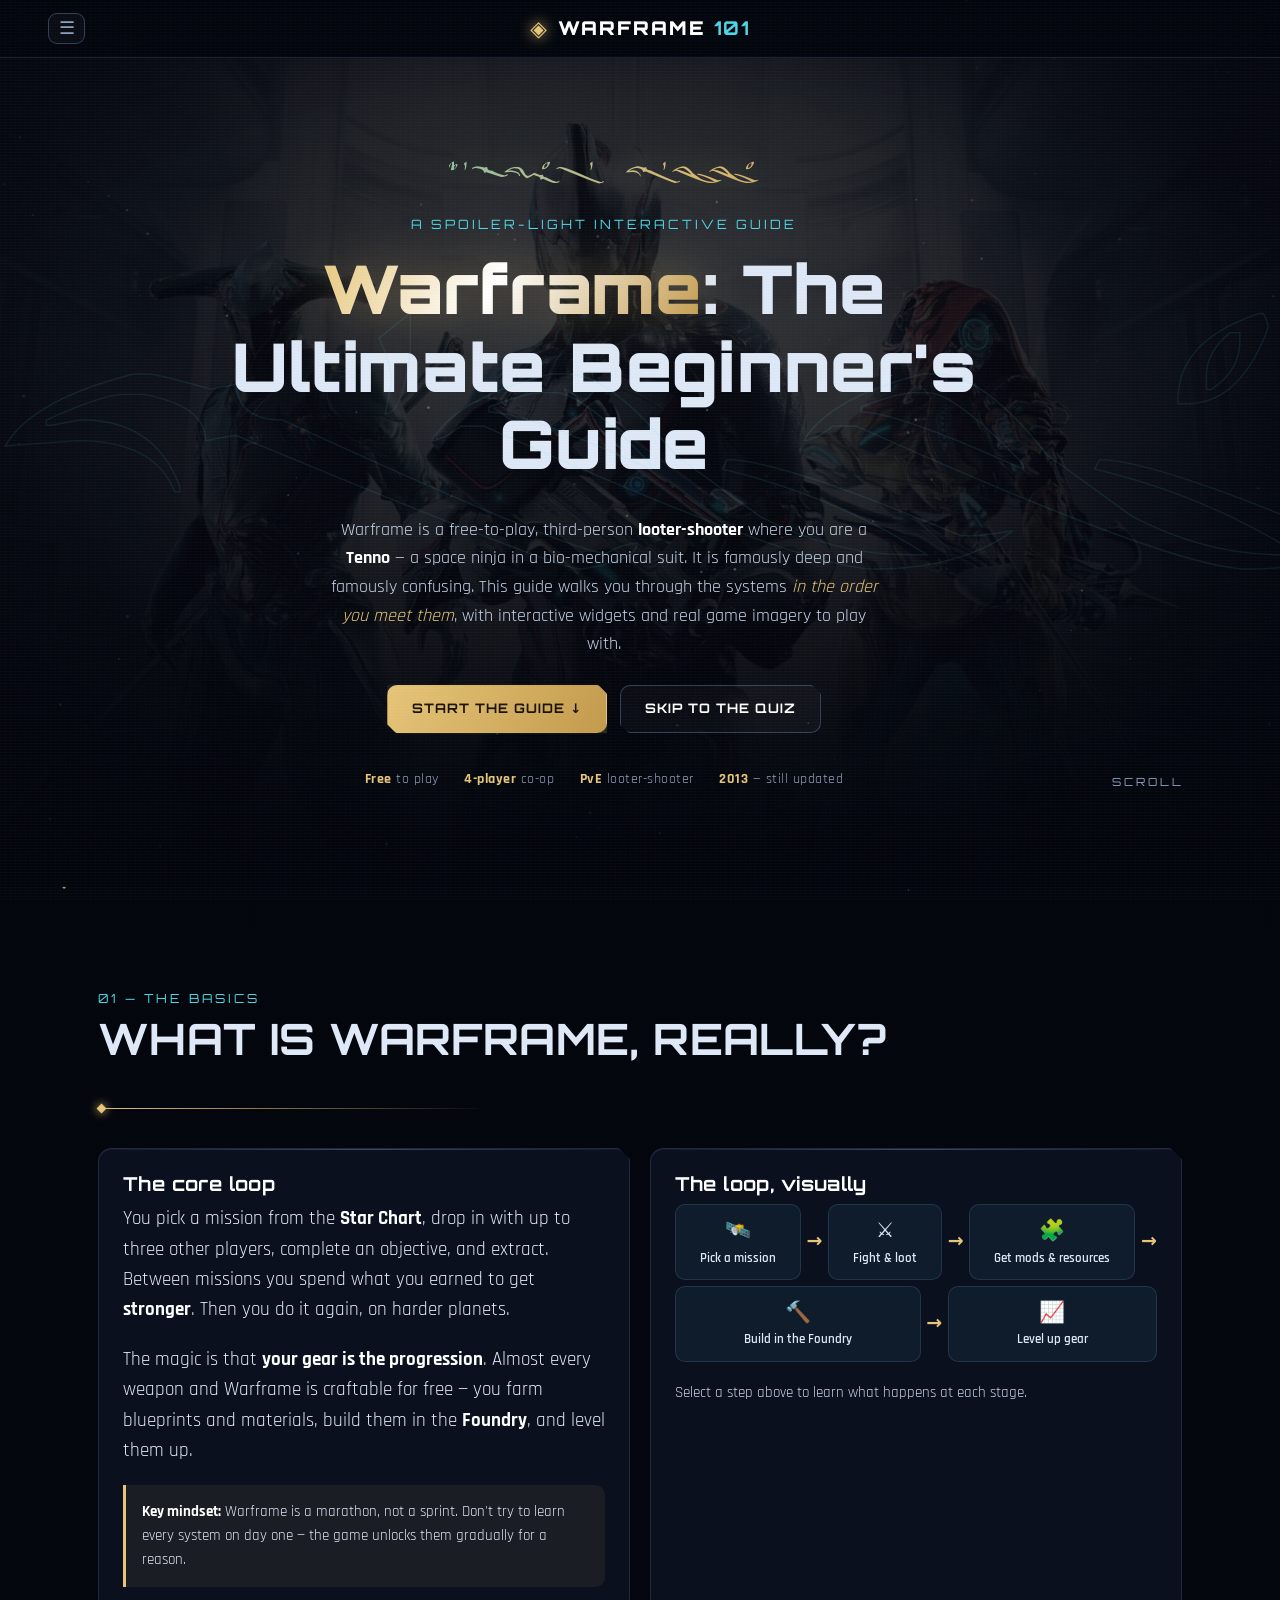
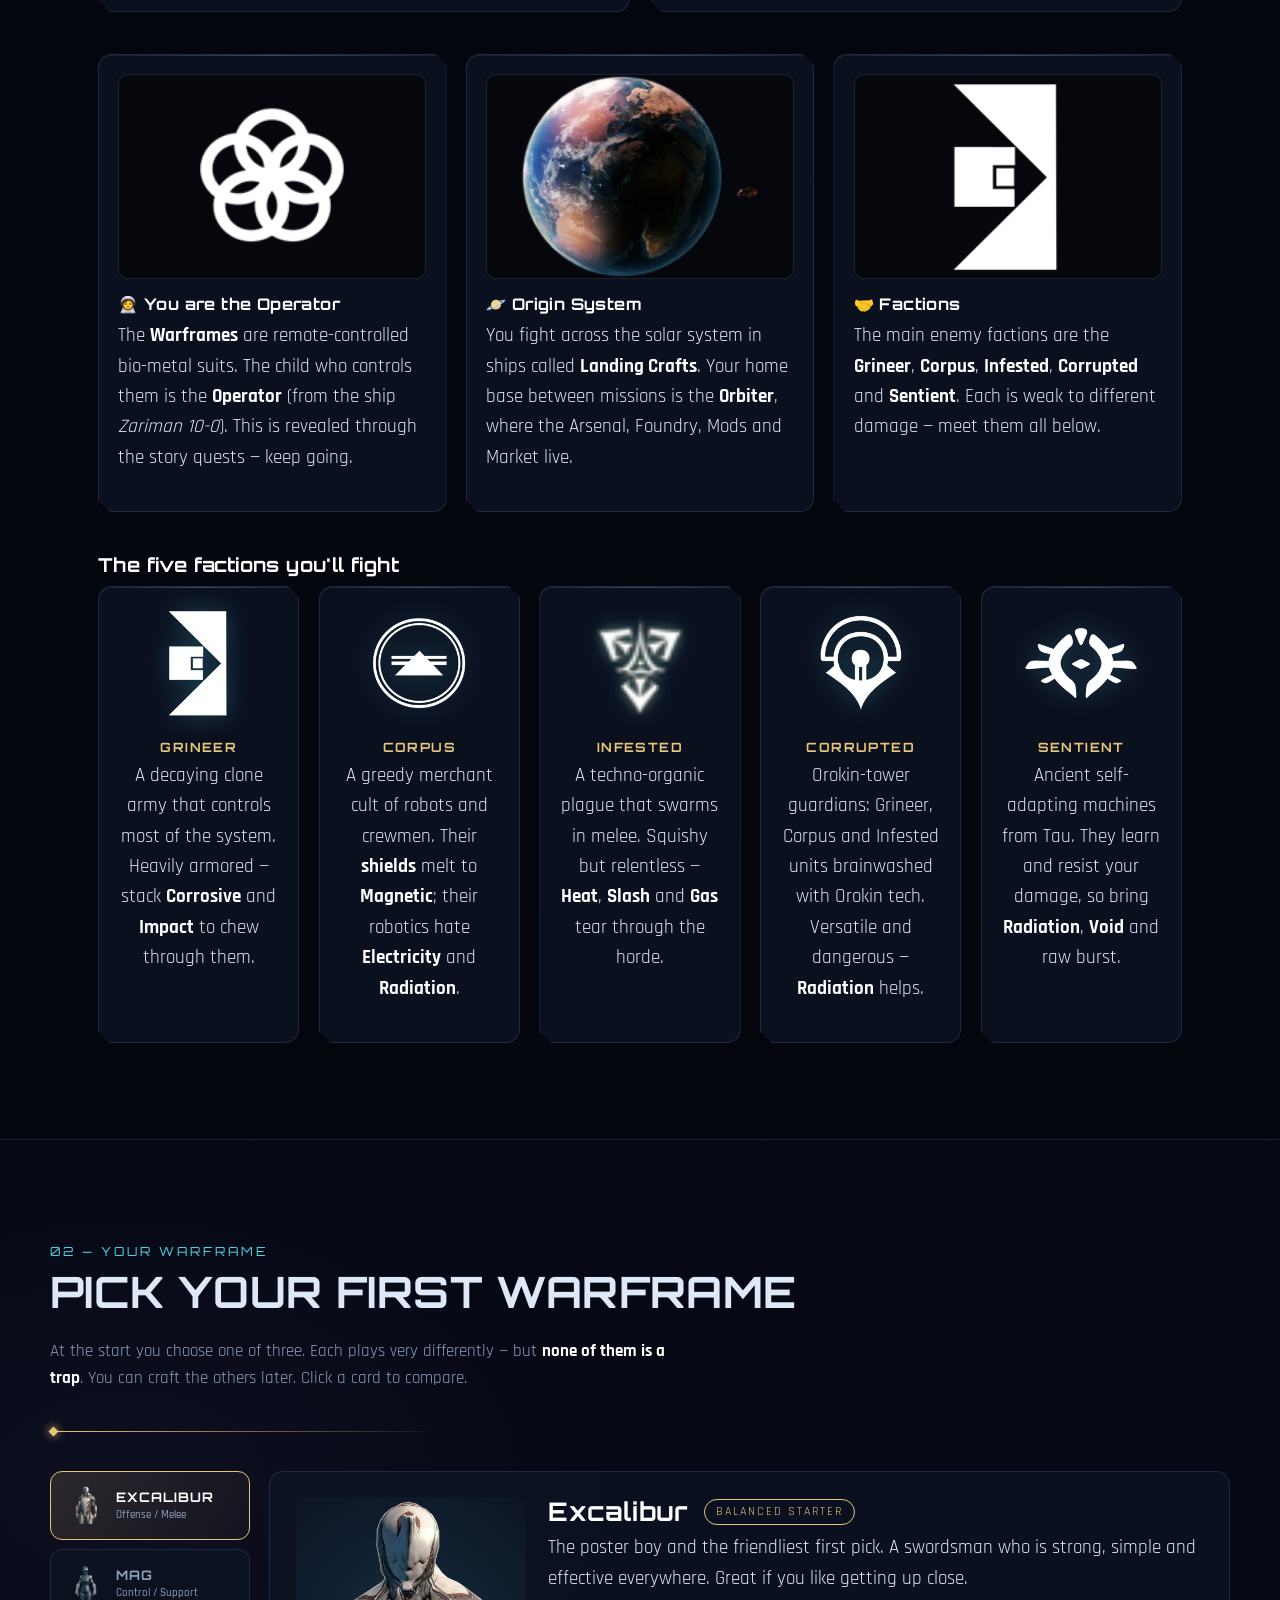
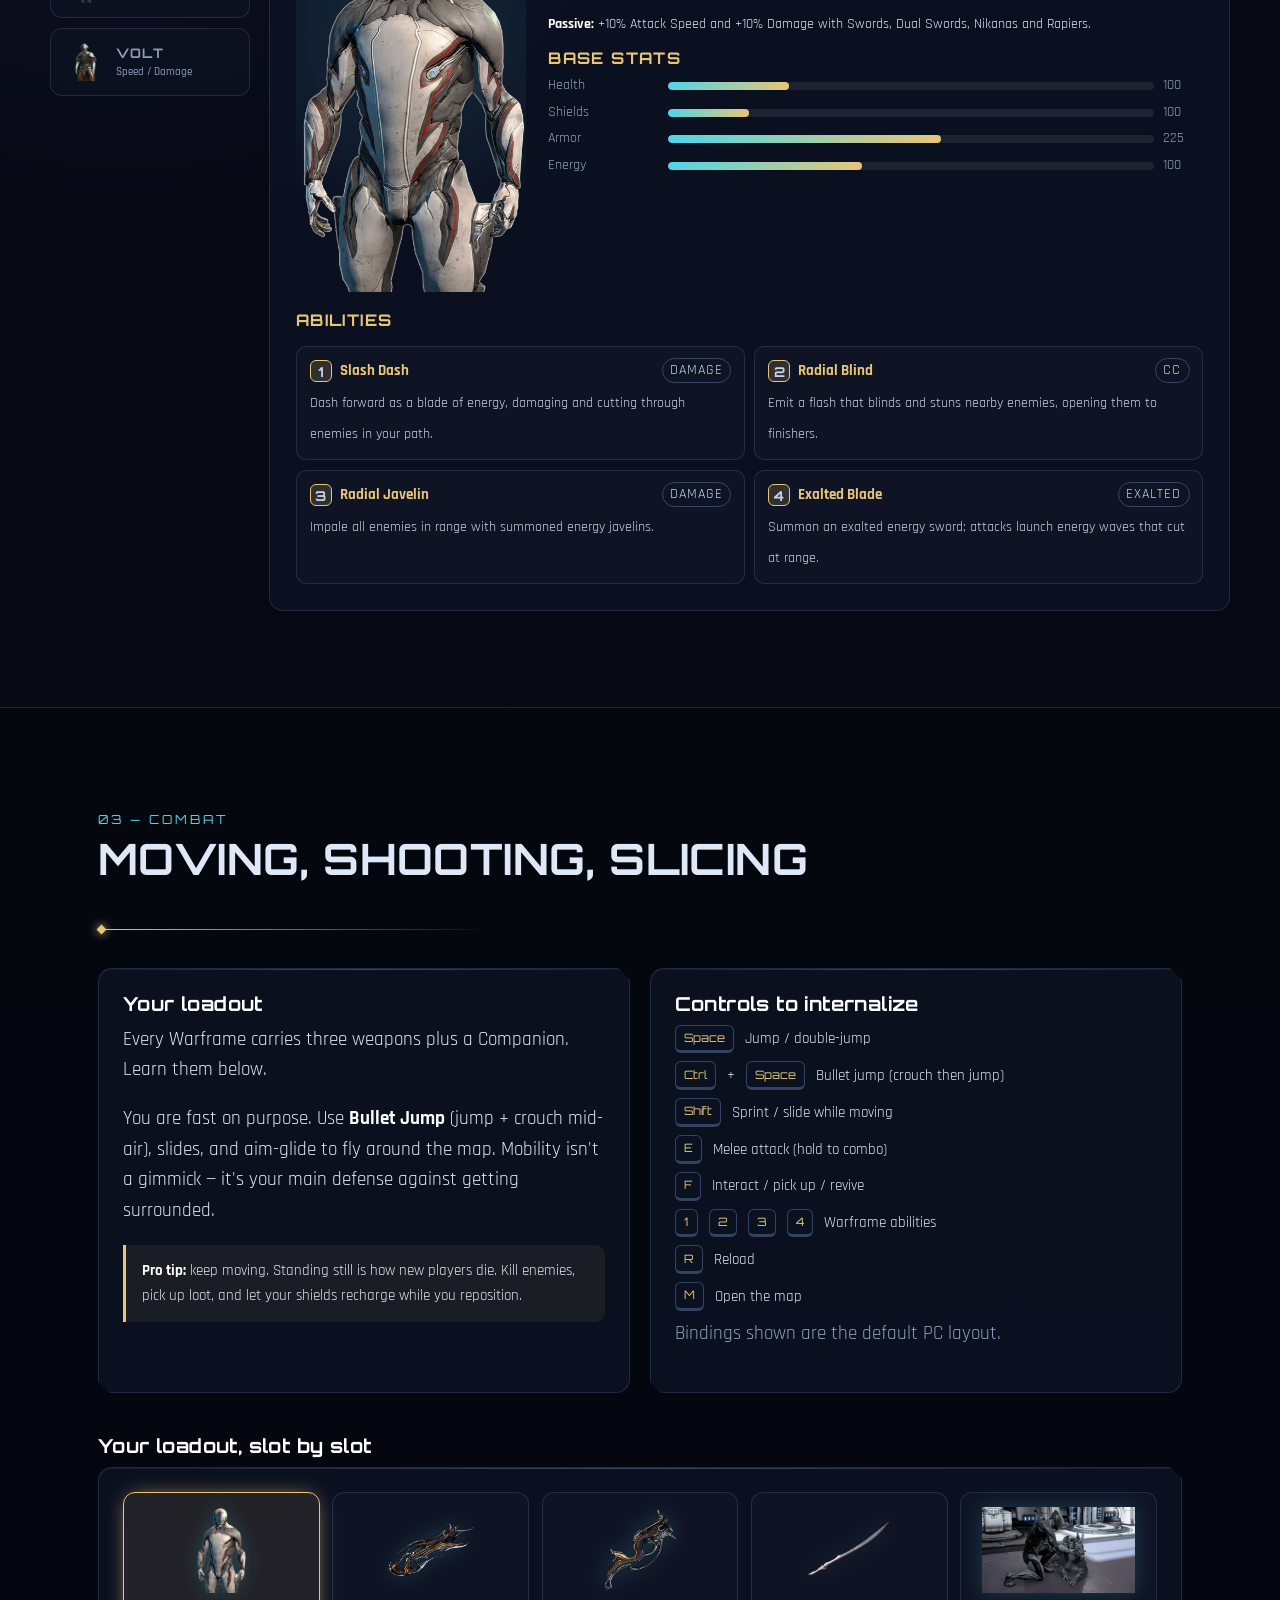
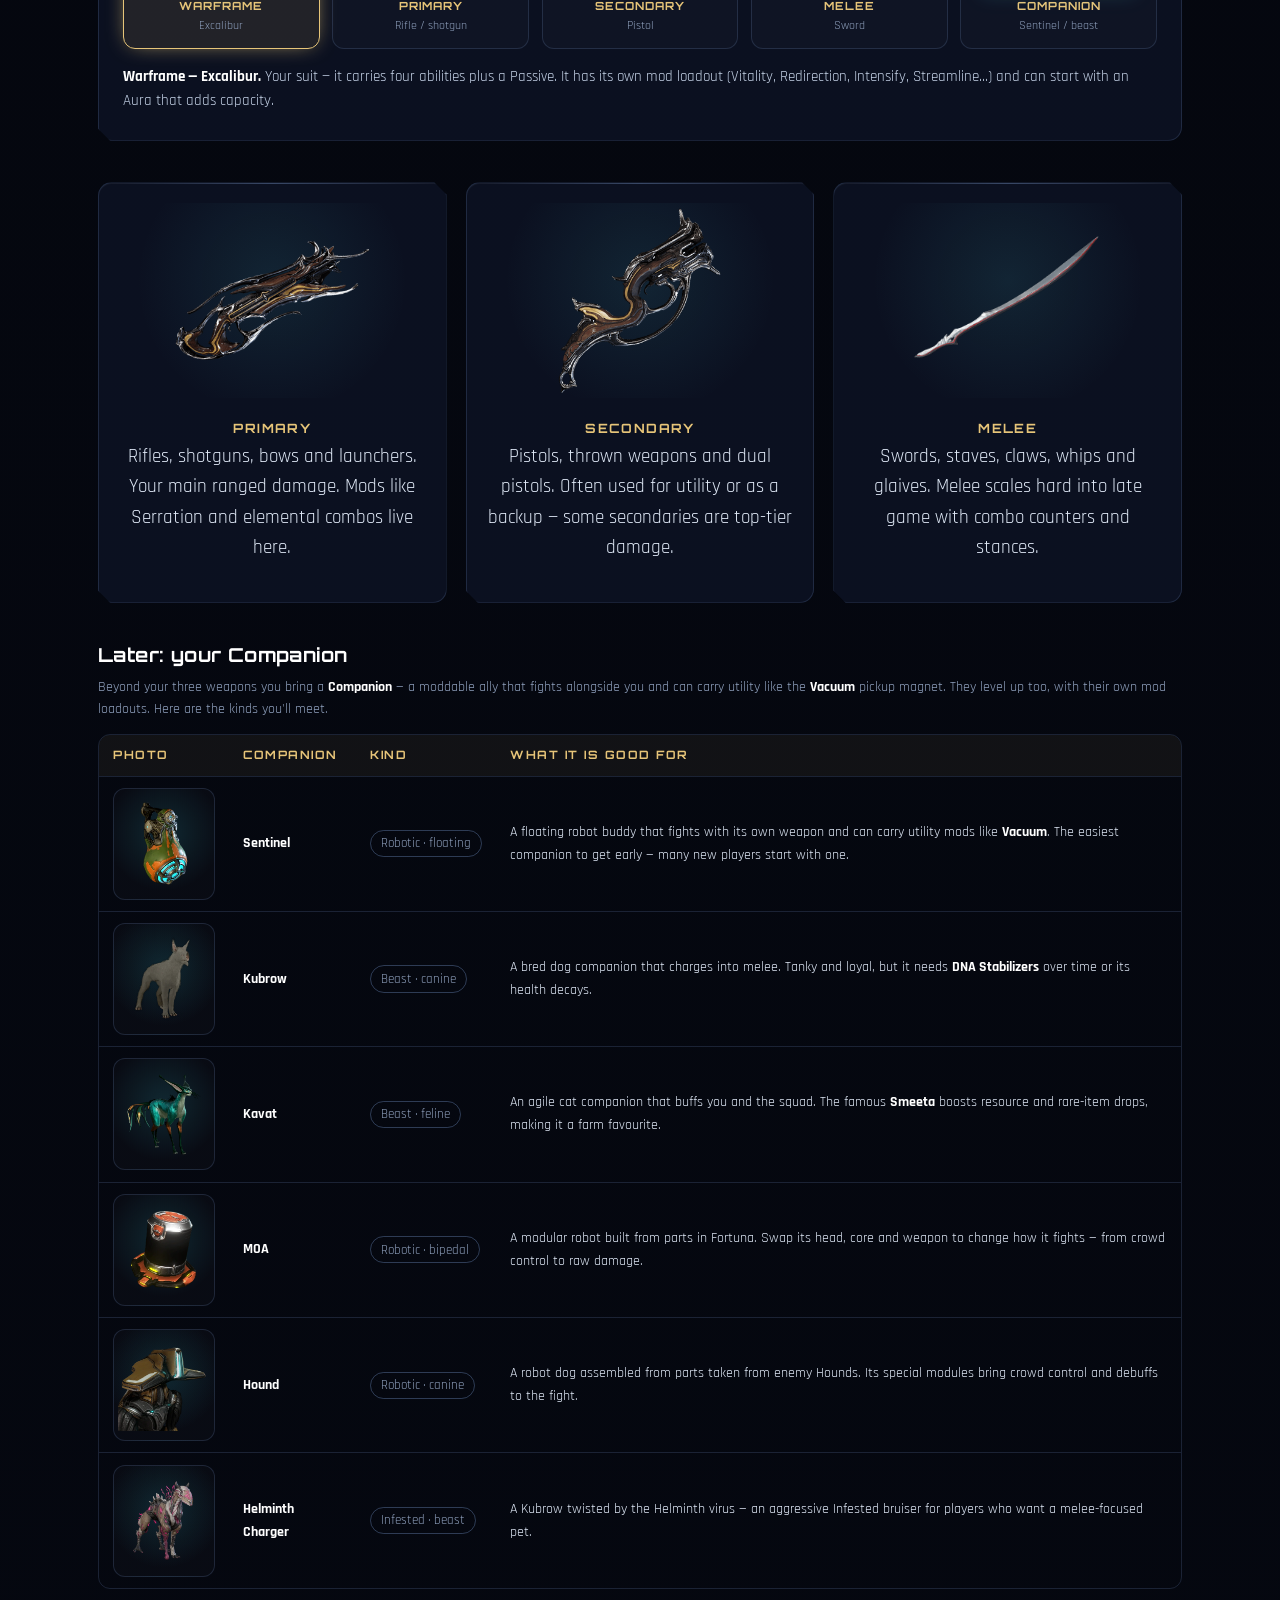
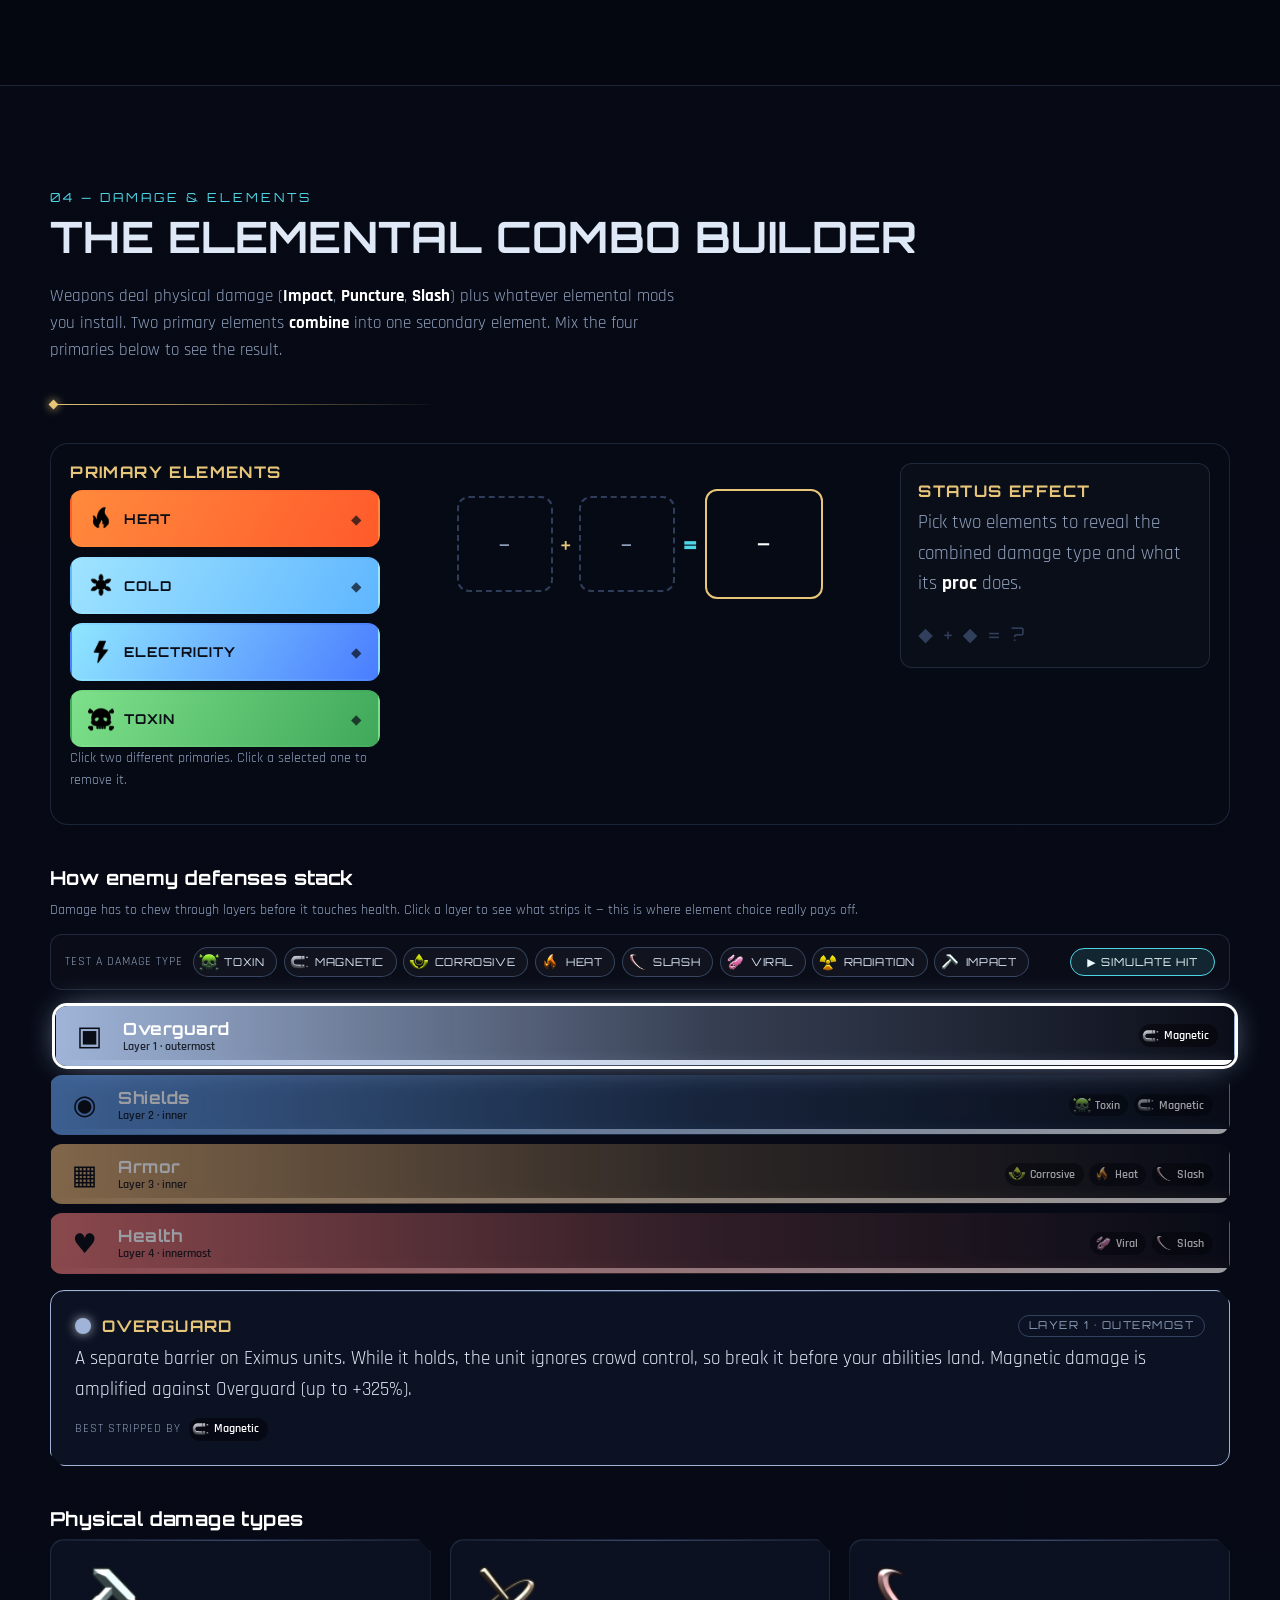
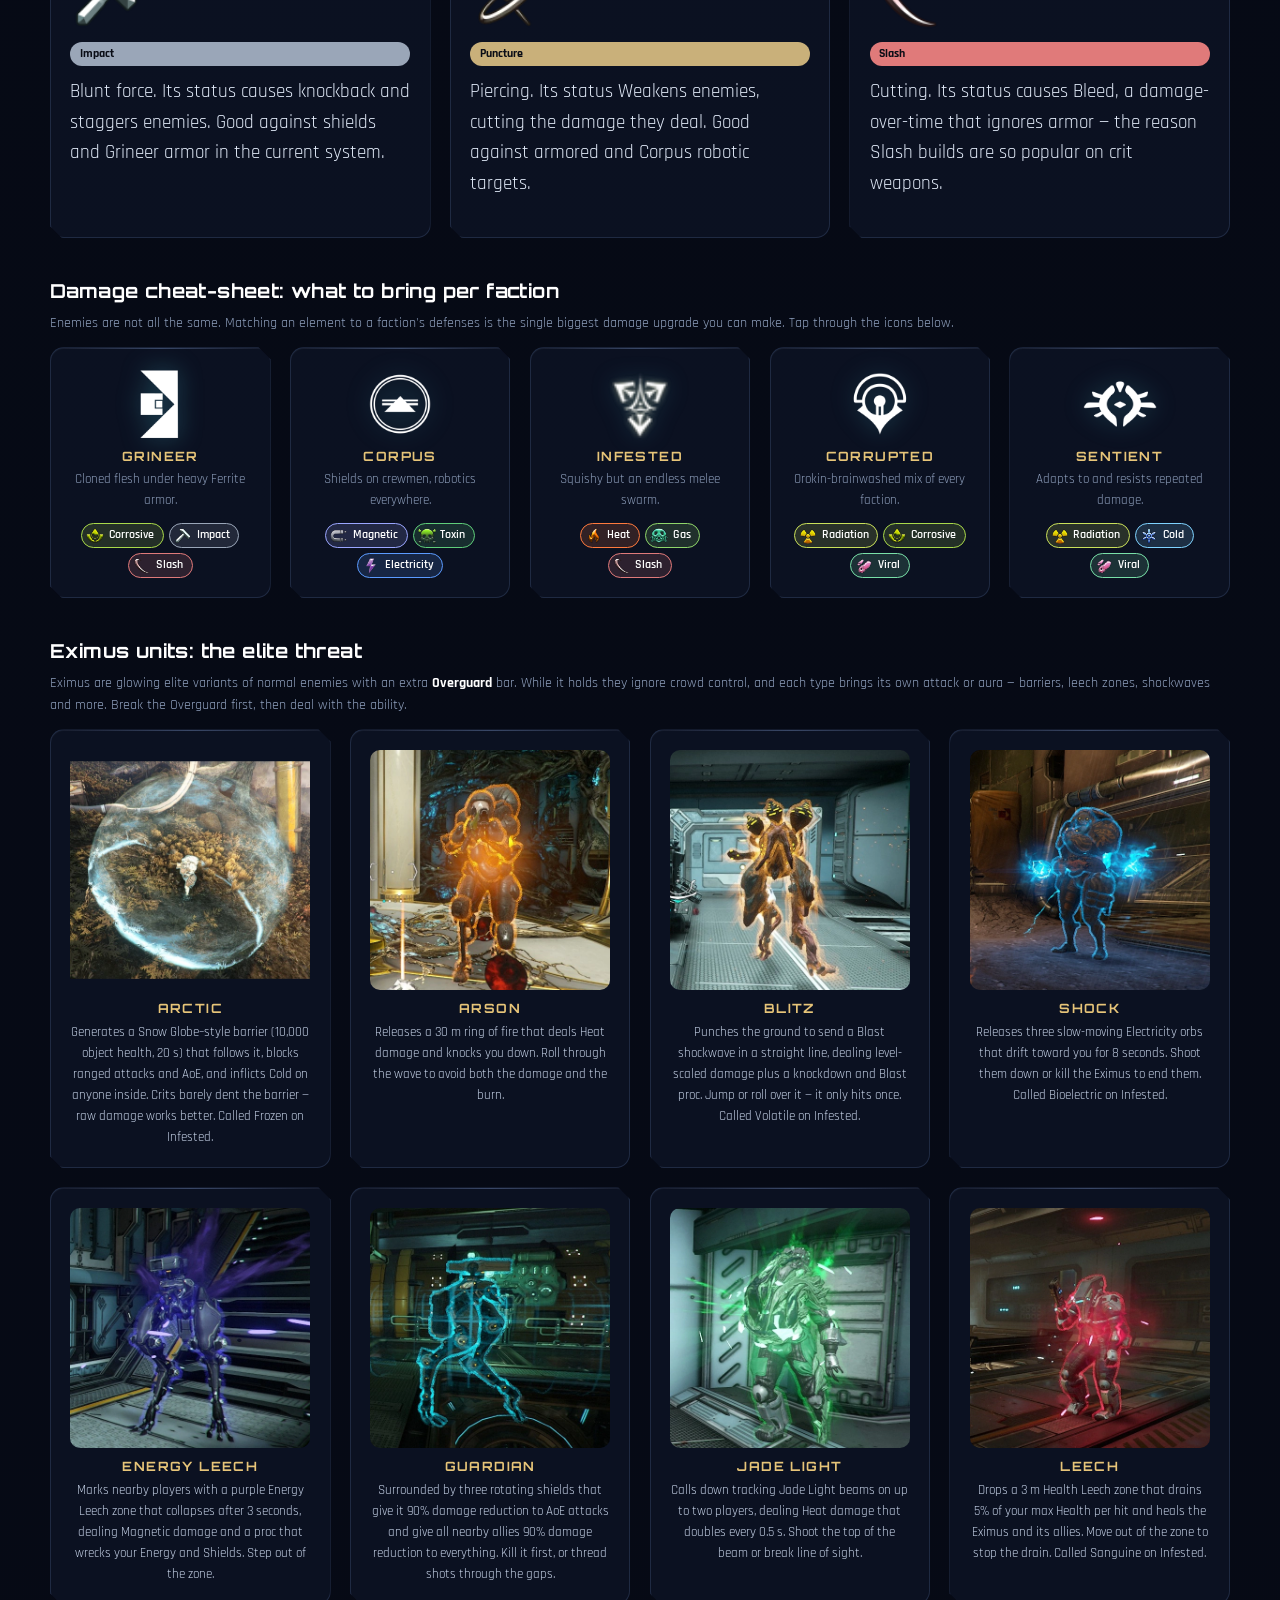
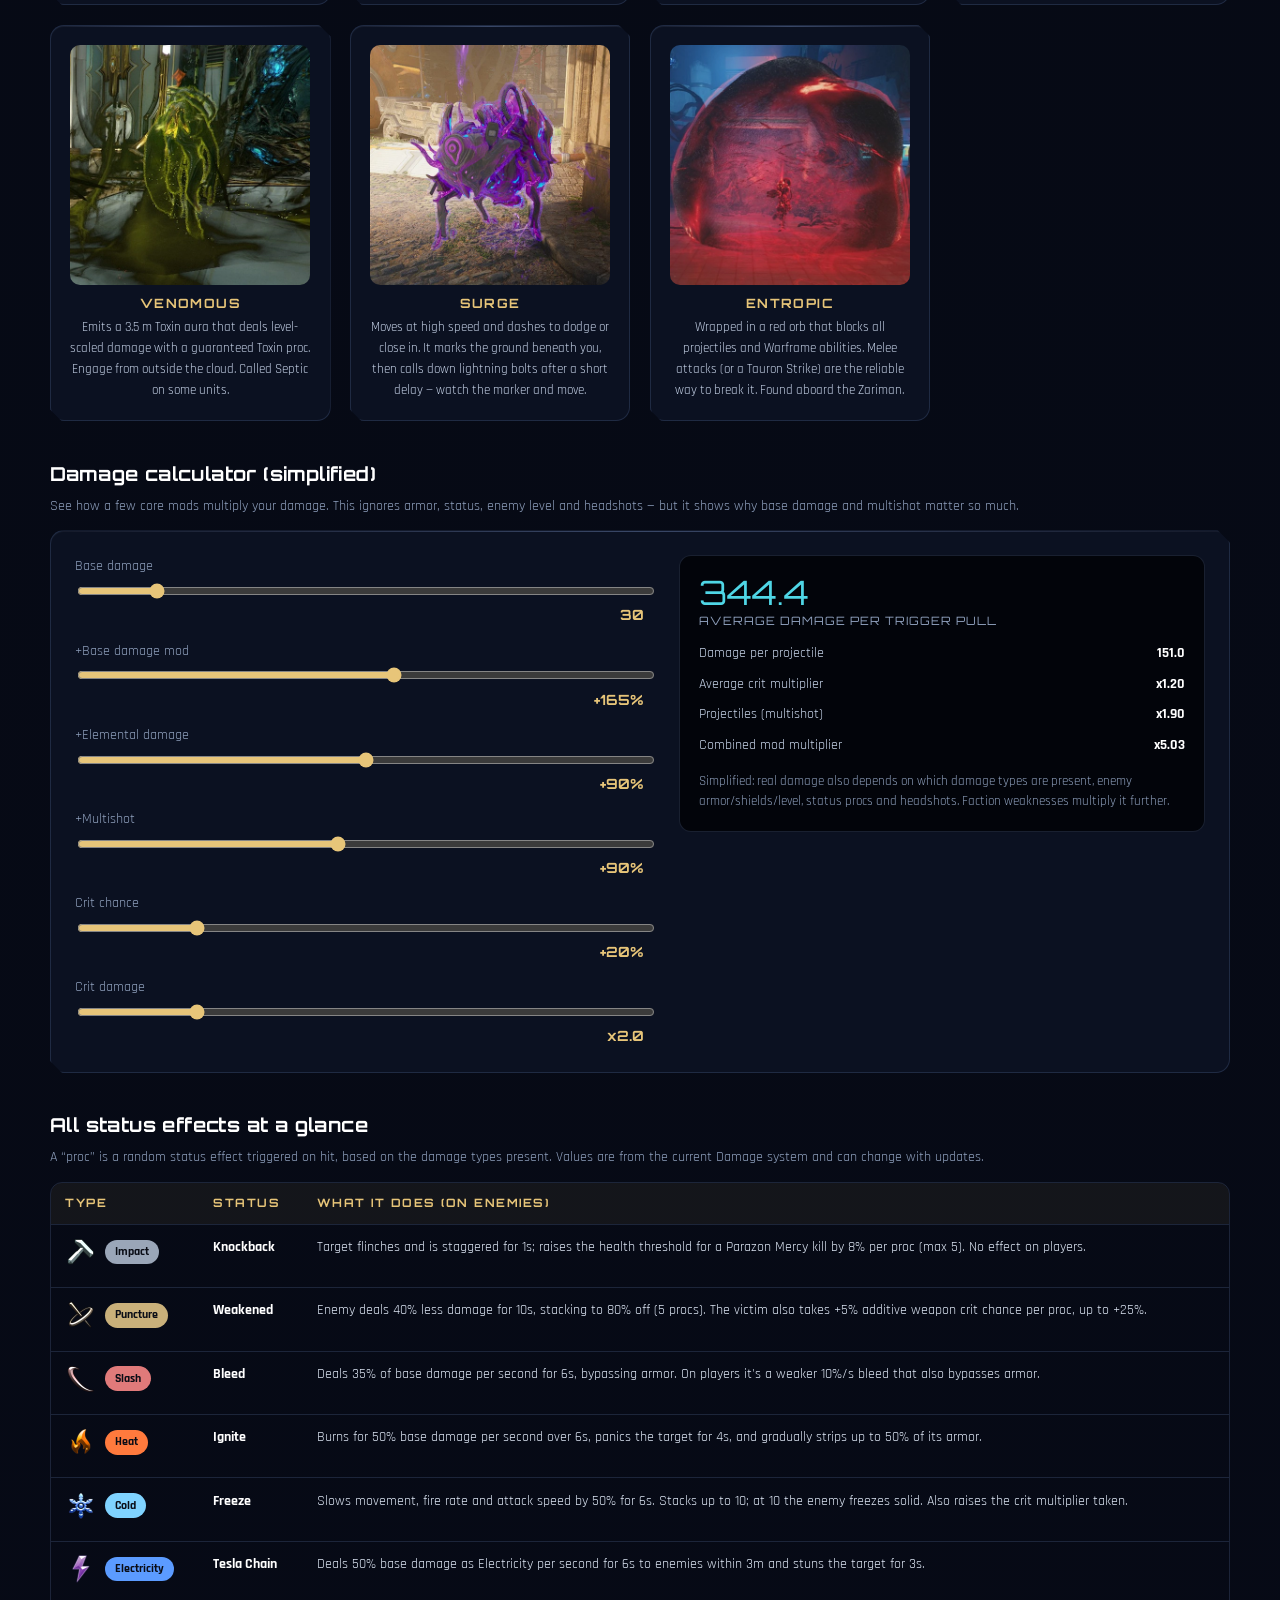
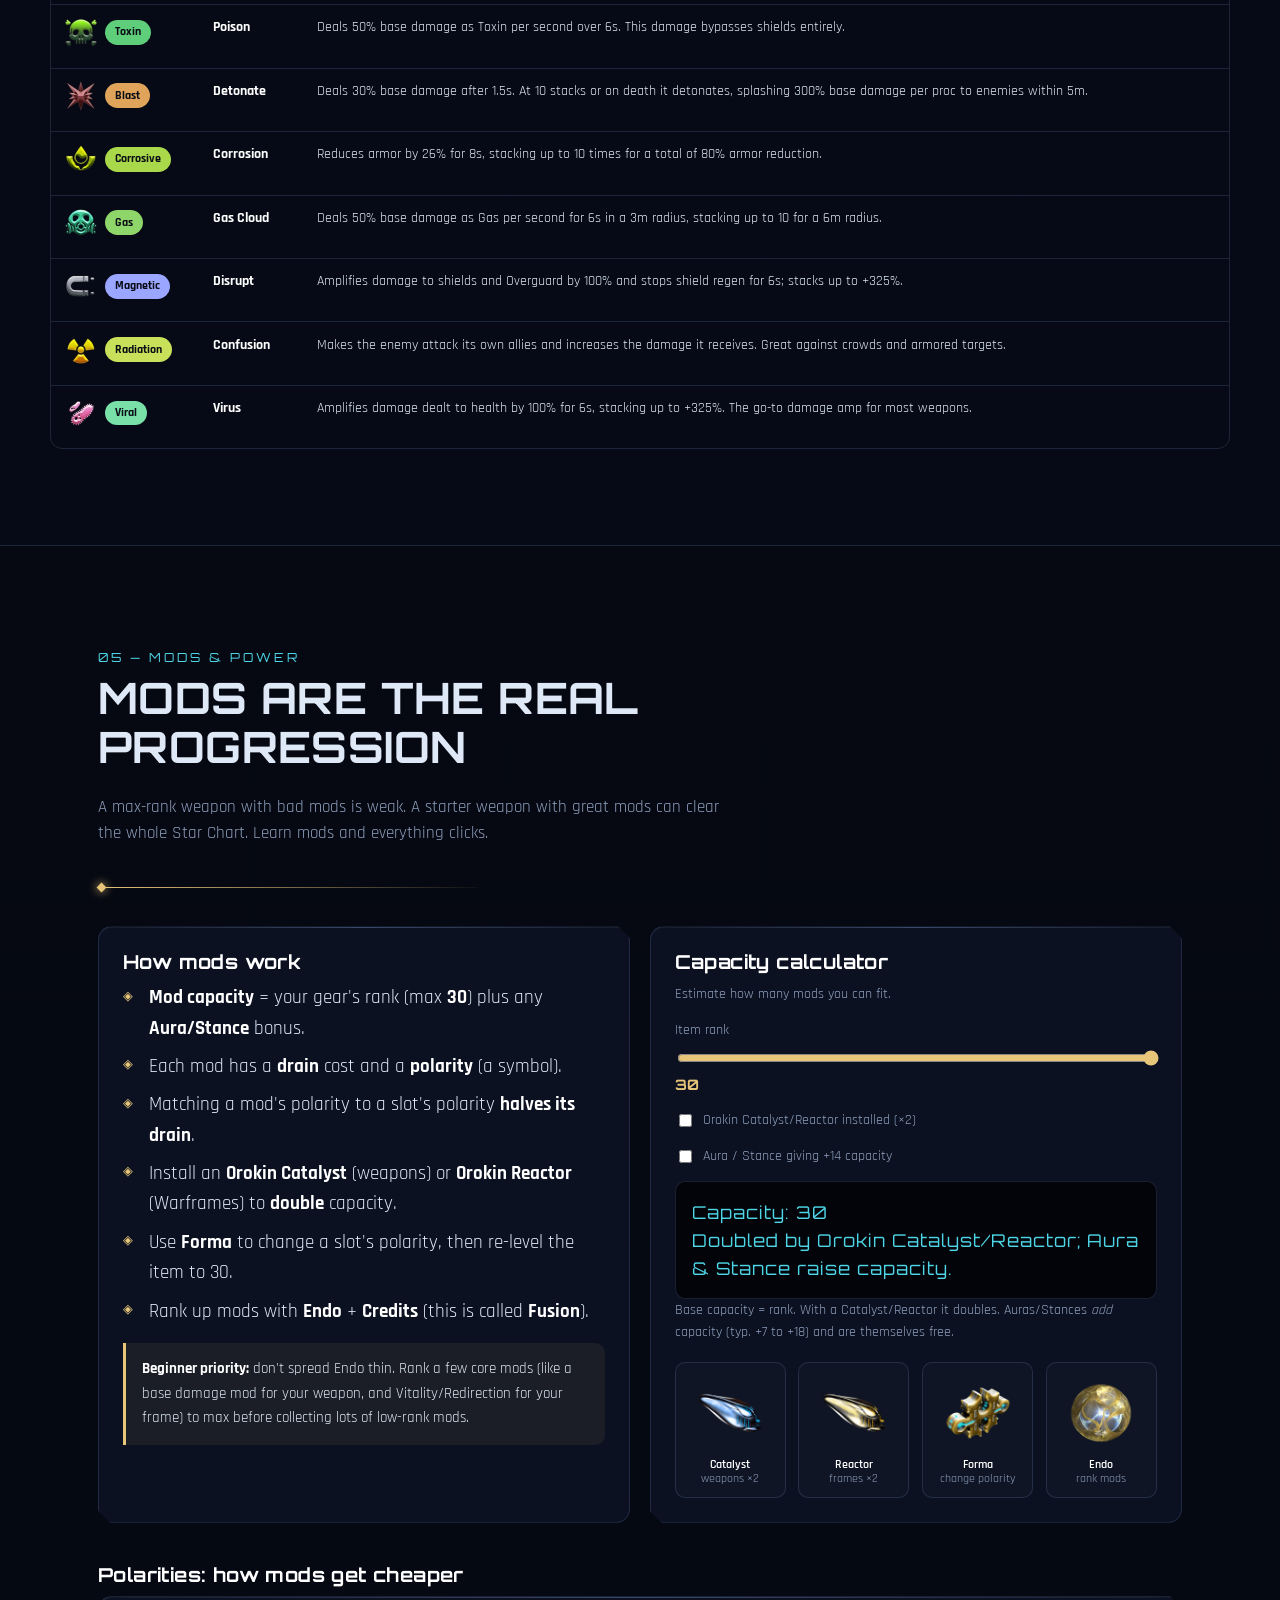
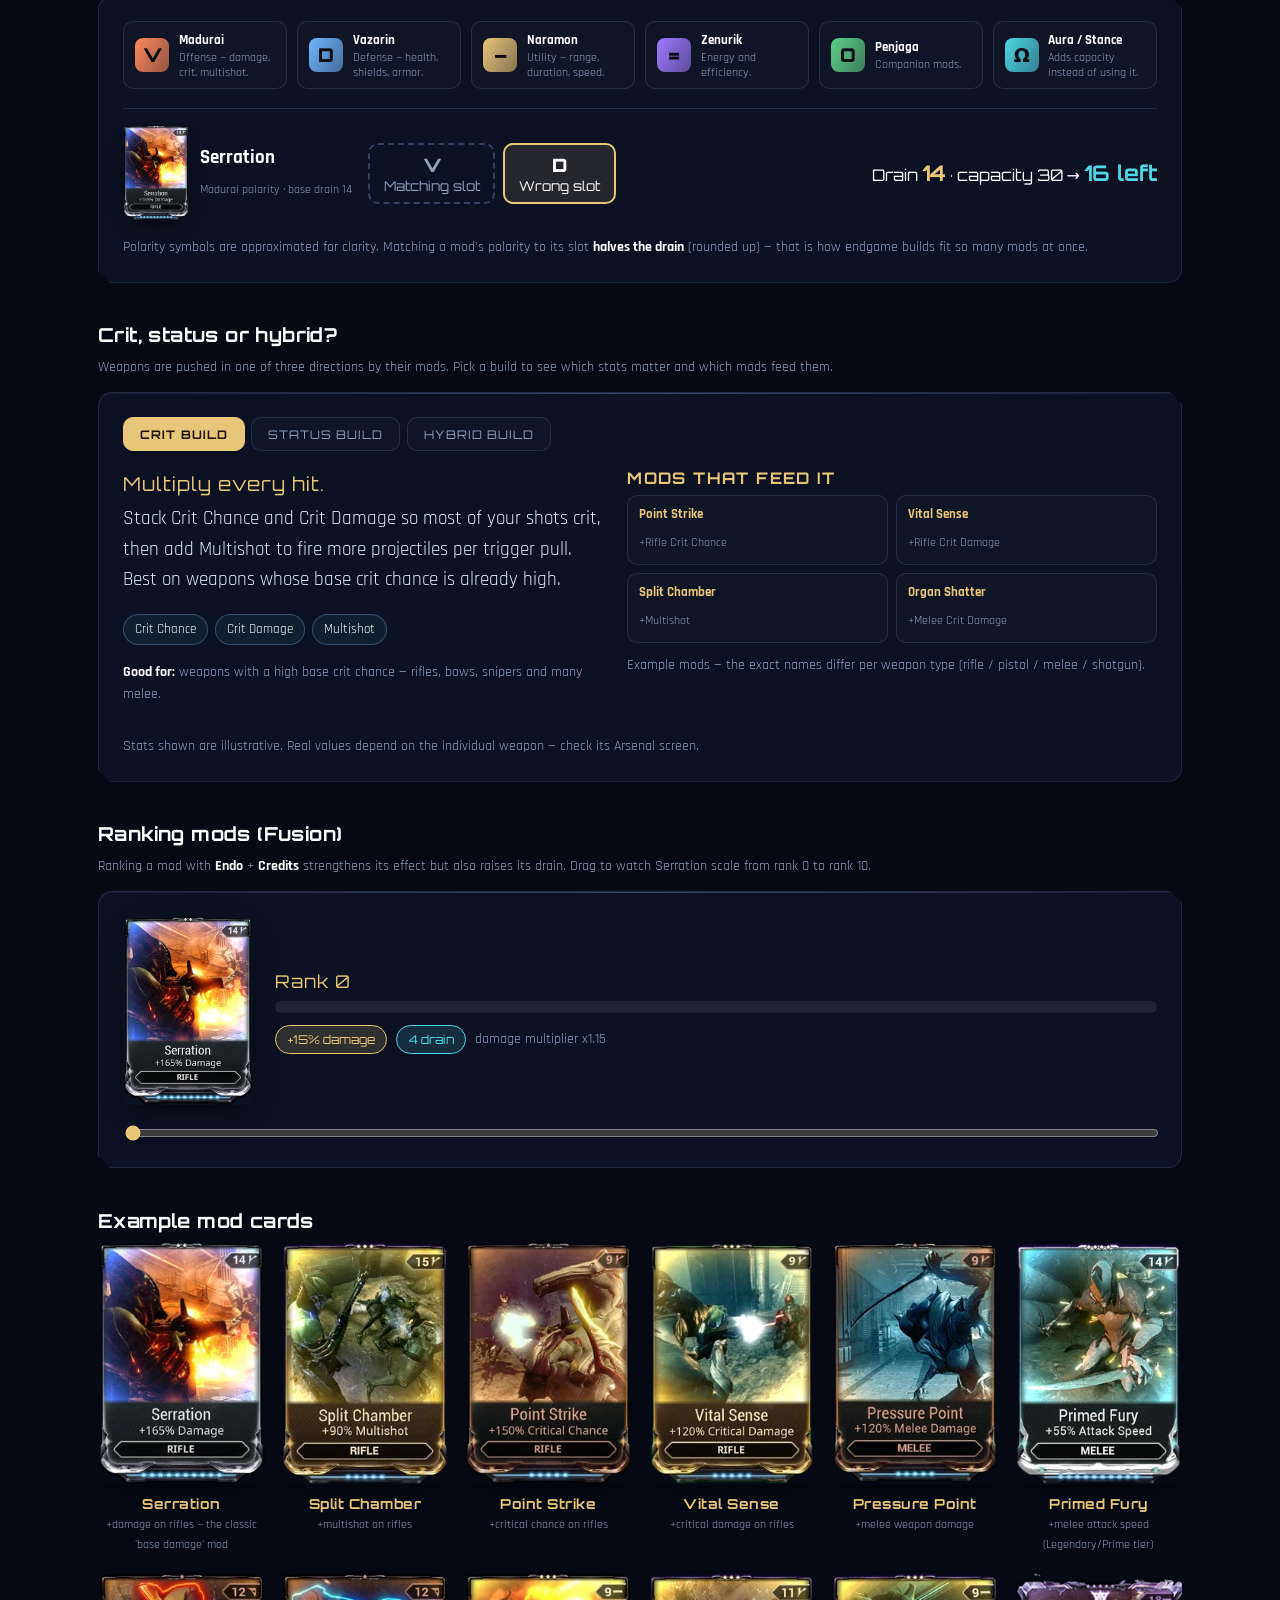
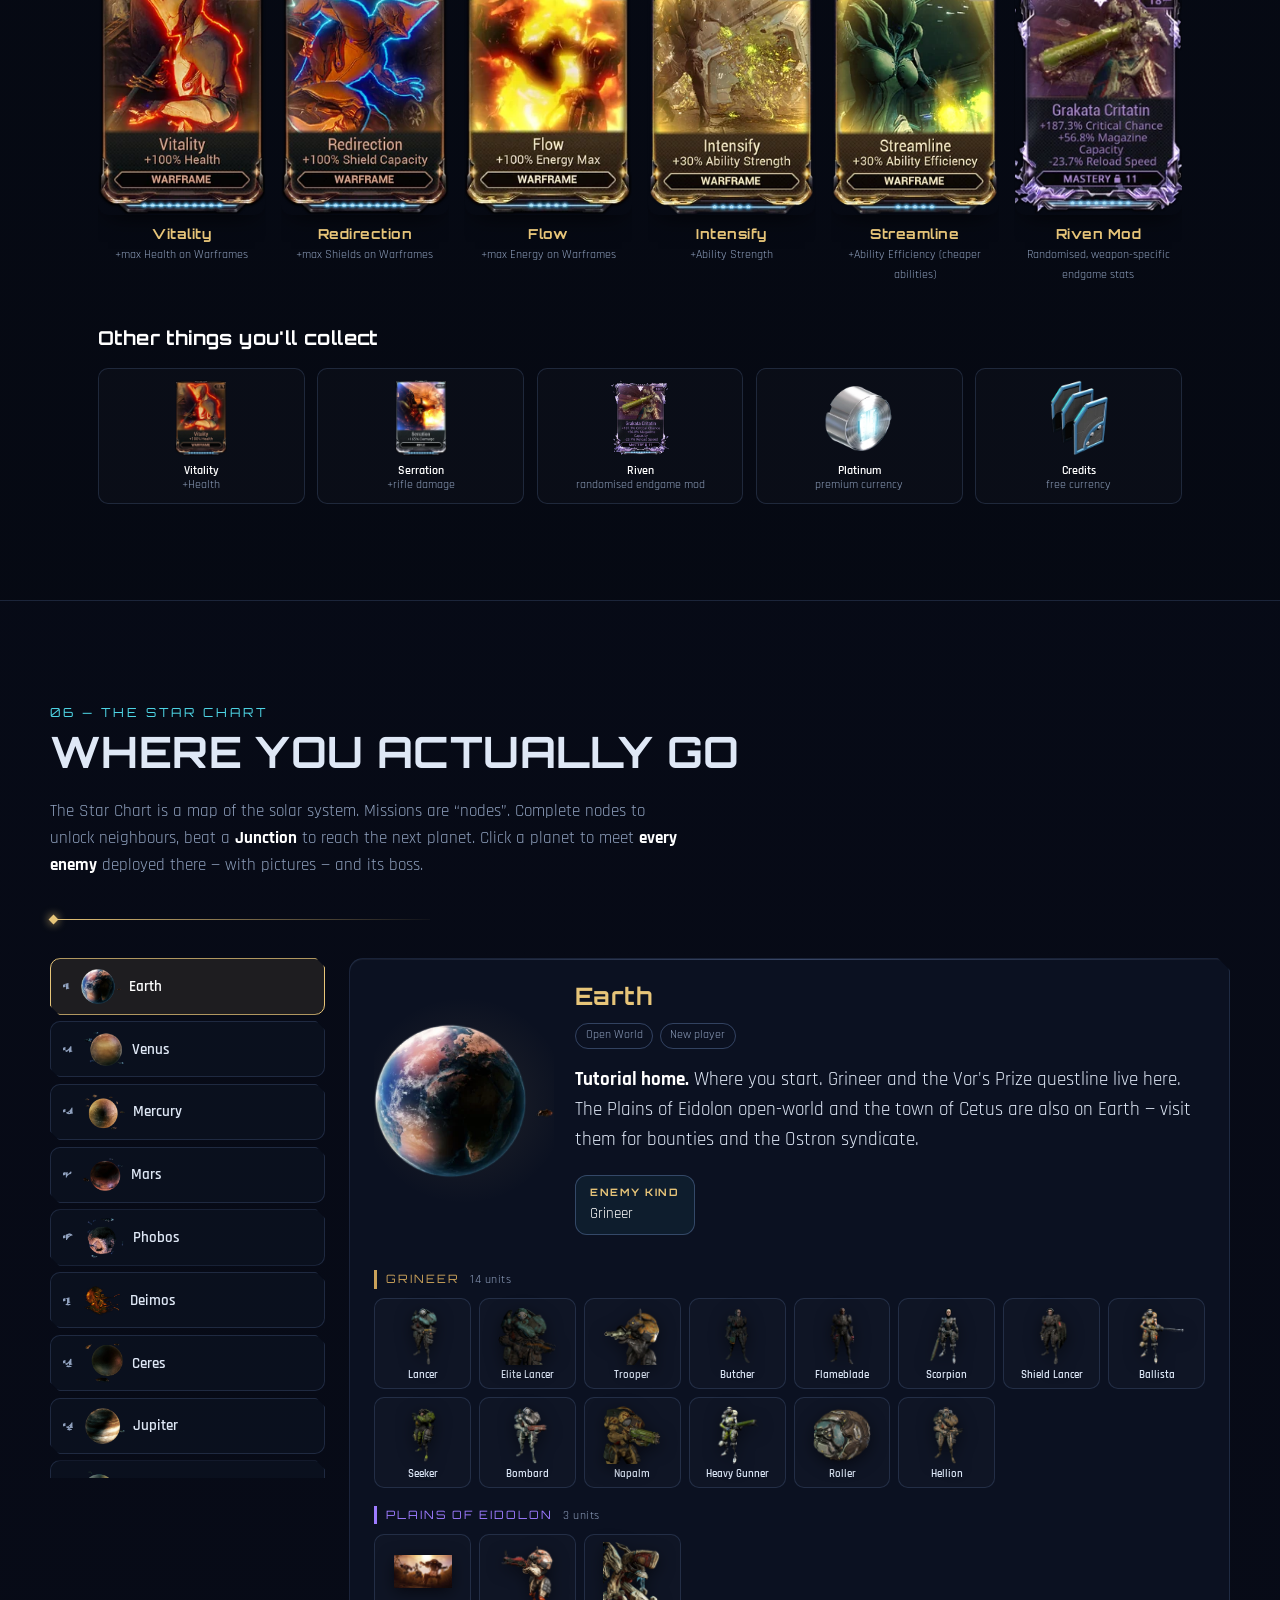
<file: warframe-101/index.html>
<!DOCTYPE html>
<html lang="en">
<head>
<meta charset="UTF-8" />
<meta name="viewport" content="width=device-width, initial-scale=1.0" />
<title>Warframe: The Ultimate Beginner's Guide</title>
<meta name="description" content="An interactive beginner's guide to Warframe: warframes, weapons, mods, damage types, the star chart, relics and more." />
<link rel="preconnect" href="https://fonts.googleapis.com" />
<link rel="preconnect" href="https://fonts.gstatic.com" crossorigin />
<link href="https://fonts.googleapis.com/css2?family=Orbitron:wght@500;700;900&family=Rajdhani:wght@400;500;600;700&display=swap" rel="stylesheet" />
<link rel="stylesheet" href="styles.css" />
</head>
<body>
<canvas id="stars" aria-hidden="true"></canvas>

<header class="topbar">
  <div class="nav" id="nav">
    <button class="nav-toggle" id="navToggle" aria-label="Toggle navigation" aria-haspopup="true" aria-expanded="false" aria-controls="navMenu">☰</button>
    <nav class="nav-menu" id="navMenu">
      <a href="#basics"><span class="nav-label">Basics</span></a>
      <a href="#frames"><span class="nav-label">Warframes</span></a>
      <a href="#combat"><span class="nav-label">Combat</span></a>
      <a href="#damage"><span class="nav-label">Damage</span></a>
      <a href="#mods"><span class="nav-label">Mods</span></a>
      <a href="#star"><span class="nav-label">Star Chart</span></a>
      <a href="#relics"><span class="nav-label">Relics</span></a>
      <a href="#progress"><span class="nav-label">Progress</span></a>
      <a href="#later"><span class="nav-label">Later</span></a>
      <a href="#quiz"><span class="nav-label">Quiz</span></a>
    </nav>
  </div>
  <a class="brand" href="#top">
    <span class="brand-mark">◈</span>
    <span class="brand-text" data-i18n-skip>WARFRAME <b>101</b></span>
  </a>
</header>
<div class="read-progress"><span id="readBar"></span></div>

<main id="top">

  <!-- ===================== HERO ===================== -->
  <section class="hero">
    <div class="hero-bg" aria-hidden="true"></div>
    <span class="tenno-watermark" aria-hidden="true">TENNO</span>
    <div class="hero-inner">
      <p class="tenno-tag" aria-hidden="true" title="Welcome, Tenno">WELCOME TENNO</p>
      <p class="eyebrow">A spoiler-light interactive guide</p>
      <h1>
        <span class="h1-intl"><span class="h1-mark">Warframe</span>: The Ultimate Beginner's Guide</span>
        <span class="h1-ja" data-i18n-skip><span class="h1-mark">ウォーフレーム</span>は初めてですか？まずはここから。</span>
        <span class="h1-ar" data-i18n-skip>الدليل الشامل للمبتدئين في <span class="h1-mark">وورفريم</span></span>
        <span class="h1-tr" data-i18n-skip><span class="h1-mark">Warframe</span>: Nihai Başlangıç Rehberi</span>
        <span class="h1-ko" data-i18n-skip><span class="h1-mark">Warframe</span>: 최고의 초보자 가이드</span>
      </h1>
      <p class="lede">
        Warframe is a free-to-play, third-person <b>looter-shooter</b> where you are a
        <b>Tenno</b> — a space ninja in a bio-mechanical suit. It is famously deep and
        famously confusing. This guide walks you through the systems <em>in the order you meet them</em>,
        with interactive widgets and real game imagery to play with.
      </p>
      <div class="hero-cta">
        <a class="btn primary" href="#basics">Start the guide ↓</a>
        <a class="btn ghost" href="#quiz">Skip to the quiz</a>
      </div>
      <ul class="hero-facts">
        <li><b>Free</b> to play</li>
        <li><b>4-player</b> co-op</li>
        <li><b>PvE</b> looter-shooter</li>
        <li><b>2013</b> — still updated</li>
      </ul>
    </div>
    <div class="scroll-hint">scroll</div>
  </section>

  <!-- ===================== BASICS ===================== -->
  <section id="basics" class="section">
    <div class="section-head">
      <span class="kicker">01 — The Basics</span>
      <h2>What is Warframe, really?</h2>
    </div>

    <div class="grid two">
      <div class="card prose">
        <h3>The core loop</h3>
        <p>
          You pick a mission from the <b>Star Chart</b>, drop in with up to three other players,
          complete an objective, and extract. Between missions you spend what you earned to
          get <b>stronger</b>. Then you do it again, on harder planets.
        </p>
        <p>
          The magic is that <b>your gear is the progression</b>. Almost every weapon and
          Warframe is craftable for free — you farm blueprints and materials, build them in
          the <b>Foundry</b>, and level them up.
        </p>
        <div class="callout">
          <b>Key mindset:</b> Warframe is a marathon, not a sprint. Don't try to learn every
          system on day one — the game unlocks them gradually for a reason.
        </div>
      </div>

      <div class="card">
        <h3>The loop, visually</h3>
        <div class="loop" id="loop">
          <button class="loop-step" data-step="0"><span class="ic">🛰️</span>Pick a mission</button>
          <span class="loop-arrow">→</span>
          <button class="loop-step" data-step="1"><span class="ic">⚔️</span>Fight &amp; loot</button>
          <span class="loop-arrow">→</span>
          <button class="loop-step" data-step="2"><span class="ic">🧩</span>Get mods &amp; resources</button>
          <span class="loop-arrow">→</span>
          <button class="loop-step" data-step="3"><span class="ic">🔨</span>Build in the Foundry</button>
          <span class="loop-arrow">→</span>
          <button class="loop-step" data-step="4"><span class="ic">📈</span>Level up gear</button>
        </div>
        <p class="loop-detail" id="loopDetail">Select a step above to learn what happens at each stage.</p>
      </div>
    </div>

    <div class="grid three mt">
      <div class="card mini media-card">
        <img class="card-media" src="img/focus.webp" alt="Focus lens icon representing the Operator" loading="lazy" />
        <h3>🧑‍🚀 You are the Operator</h3>
        <p>The <b>Warframes</b> are remote-controlled bio-metal suits. The child who controls them is the <b>Operator</b> (from the ship <i>Zariman 10-0</i>). This is revealed through the story quests — keep going.</p>
      </div>
      <div class="card mini media-card">
        <img class="card-media" src="img/planet_earth.webp" alt="Planet Earth on the Star Chart" loading="lazy" />
        <h3>🪐 Origin System</h3>
        <p>You fight across the solar system in ships called <b>Landing Crafts</b>. Your home base between missions is the <b>Orbiter</b>, where the Arsenal, Foundry, Mods and Market live.</p>
      </div>
      <div class="card mini media-card">
        <img class="card-media" src="img/grineer.webp" alt="Grineer faction icon" loading="lazy" />
        <h3>🤝 Factions</h3>
        <p>The main enemy factions are the <b>Grineer</b>, <b>Corpus</b>, <b>Infested</b>, <b>Corrupted</b> and <b>Sentient</b>. Each is weak to different damage — meet them all below.</p>
      </div>
    </div>

    <h3 class="mt">The five factions you'll fight</h3>
    <div class="grid five" id="factions"></div>
  </section>

  <!-- ===================== WARFRAMES ===================== -->
  <section id="frames" class="section alt">
    <div class="section-head">
      <span class="kicker">02 — Your Warframe</span>
      <h2>Pick your first Warframe</h2>
      <p class="sub">
        At the start you choose one of three. Each plays very differently — but <b>none of them is a trap</b>.
        You can craft the others later. Click a card to compare.
      </p>
    </div>
    <div class="starter" id="starter">
      <div class="starter-tabs" id="starterTabs"></div>
      <div class="starter-panel" id="starterPanel"></div>
    </div>
  </section>

  <!-- ===================== COMBAT ===================== -->
  <section id="combat" class="section">
    <div class="section-head">
      <span class="kicker">03 — Combat</span>
      <h2>Moving, shooting, slicing</h2>
    </div>
    <div class="grid two">
      <div class="card prose">
        <h3>Your loadout</h3>
        <p>Every Warframe carries three weapons plus a Companion. Learn them below.</p>
        <p>
          You are fast on purpose. Use <b>Bullet Jump</b> (jump + crouch mid-air), slides,
          and aim-glide to fly around the map. Mobility isn't a gimmick — it's your main
          defense against getting surrounded.
        </p>
        <div class="callout">
          <b>Pro tip:</b> keep moving. Standing still is how new players die. Kill enemies,
          pick up loot, and let your shields recharge while you reposition.
        </div>
      </div>
      <div class="card">
        <h3>Controls to internalize</h3>
        <ul class="keys">
          <li><kbd>Space</kbd> Jump / double-jump</li>
          <li><kbd>Ctrl</kbd> + <kbd>Space</kbd> Bullet jump (crouch then jump)</li>
          <li><kbd>Shift</kbd> Sprint / slide while moving</li>
          <li><kbd>E</kbd> Melee attack (hold to combo)</li>
          <li><kbd>F</kbd> Interact / pick up / revive</li>
          <li><kbd>1</kbd><kbd>2</kbd><kbd>3</kbd><kbd>4</kbd> Warframe abilities</li>
          <li><kbd>R</kbd> Reload</li>
          <li><kbd>M</kbd> Open the map</li>
        </ul>
        <p class="muted">Bindings shown are the default PC layout.</p>
      </div>
    </div>

    <h3 class="mt">Your loadout, slot by slot</h3>
    <div class="card">
      <div class="loadout" id="loadout"></div>
      <p class="loadout-detail" id="loadoutDetail">Click a slot to see what it does and how it is modded.</p>
    </div>

    <div class="grid three mt" id="weaponTypes"></div>

    <h3 class="mt">Later: your Companion</h3>
    <p class="muted small">
      Beyond your three weapons you bring a <b>Companion</b> — a moddable ally that fights
      alongside you and can carry utility like the <b>Vacuum</b> pickup magnet. They level up
      too, with their own mod loadouts. Here are the kinds you'll meet.
    </p>
    <div class="table-wrap">
      <table class="data-table companion-table" id="companionTable">
        <thead>
          <tr><th>Photo</th><th>Companion</th><th>Kind</th><th>What it is good for</th></tr>
        </thead>
        <tbody></tbody>
      </table>
    </div>
  </section>

  <!-- ===================== DAMAGE ===================== -->
  <section id="damage" class="section alt">
    <div class="section-head">
      <span class="kicker">04 — Damage &amp; Elements</span>
      <h2>The elemental combo builder</h2>
      <p class="sub">
        Weapons deal physical damage (<b>Impact</b>, <b>Puncture</b>, <b>Slash</b>) plus whatever
        elemental mods you install. Two primary elements <b>combine</b> into one secondary element.
        Mix the four primaries below to see the result.
      </p>
    </div>

    <div class="combo-lab" id="comboLab">
      <div class="combo-col">
        <h4>Primary elements</h4>
        <div class="elem-pool" id="elemPool"></div>
        <p class="muted small">Click two different primaries. Click a selected one to remove it.</p>
      </div>
      <div class="combo-mid">
        <div class="combo-eq" id="comboEq">
          <span class="combo-aura" aria-hidden="true"></span>
          <div class="slot" id="slotA">—</div>
          <span class="plus">+</span>
          <div class="slot" id="slotB">—</div>
          <span class="plus eq">=</span>
          <div class="slot result" id="slotR">—</div>
        </div>
      </div>
      <div class="combo-col">
        <div class="status-card" id="statusCard">
          <h4>Status effect</h4>
          <p class="muted">Pick two elements to reveal the combined damage type and what its <b>proc</b> does.</p>
        </div>
      </div>
    </div>

    <h3 class="mt">How enemy defenses stack</h3>
    <p class="muted small">Damage has to chew through layers before it touches health. Click a layer to see what strips it — this is where element choice really pays off.</p>
    <div class="defense-lab">
      <div class="def-controls">
        <span class="def-lbl">Test a damage type</span>
        <div class="def-hits" id="defHits"></div>
        <button class="def-play" id="defPlay" type="button"><span aria-hidden="true">▶</span> Simulate hit</button>
      </div>
      <div class="def-bar" id="defBar"></div>
      <div class="def-detail card" id="defDetail"></div>
    </div>

    <h3 class="mt">Physical damage types</h3>
    <div class="grid three" id="physicalCards"></div>

    <h3 class="mt">Damage cheat-sheet: what to bring per faction</h3>
    <p class="muted small">Enemies are not all the same. Matching an element to a faction's defenses is the single biggest damage upgrade you can make. Tap through the icons below.</p>
    <div class="grid five" id="factionDamage"></div>

    <h3 class="mt">Eximus units: the elite threat</h3>
    <p class="muted small">Eximus are glowing elite variants of normal enemies with an extra <b>Overguard</b> bar. While it holds they ignore crowd control, and each type brings its own attack or aura — barriers, leech zones, shockwaves and more. Break the Overguard first, then deal with the ability.</p>
    <div class="grid four" id="eximusGrid"></div>

    <h3 class="mt">Damage calculator (simplified)</h3>
    <p class="muted small">See how a few core mods multiply your damage. This ignores armor, status, enemy level and headshots — but it shows why base damage and multishot matter so much.</p>
    <div class="card calc-dmg">
      <div class="calc-controls">
        <label>Base damage <input type="range" id="dmgBase" min="5" max="200" value="30" step="1" /><output id="dmgBaseOut">30</output></label>
        <label>+Base damage mod <input type="range" id="dmgMod" min="0" max="300" value="165" step="5" /><output id="dmgModOut">+165%</output></label>
        <label>+Elemental damage <input type="range" id="dmgElem" min="0" max="180" value="90" step="5" /><output id="dmgElemOut">+90%</output></label>
        <label>+Multishot <input type="range" id="dmgMulti" min="0" max="200" value="90" step="5" /><output id="dmgMultiOut">+90%</output></label>
        <label>Crit chance <input type="range" id="dmgCritC" min="0" max="100" value="20" step="1" /><output id="dmgCritCOut">20%</output></label>
        <label>Crit damage <input type="range" id="dmgCritD" min="1" max="6" value="2" step="0.1" /><output id="dmgCritDOut">x2.0</output></label>
      </div>
      <div class="calc-result" id="dmgResult"></div>
    </div>

    <h3 class="mt">All status effects at a glance</h3>
    <p class="muted small">A “proc” is a random status effect triggered on hit, based on the damage types present. Values are from the current Damage system and can change with updates.</p>
    <div class="table-wrap">
      <table class="data-table" id="statusTable">
        <thead>
          <tr><th>Type</th><th>Status</th><th>What it does (on enemies)</th></tr>
        </thead>
        <tbody></tbody>
      </table>
    </div>
  </section>

  <!-- ===================== MODS ===================== -->
  <section id="mods" class="section">
    <div class="section-head">
      <span class="kicker">05 — Mods &amp; Power</span>
      <h2>Mods are the real progression</h2>
      <p class="sub">
        A max-rank weapon with bad mods is weak. A starter weapon with great mods can clear the
        whole Star Chart. Learn mods and everything clicks.
      </p>
    </div>

    <div class="grid two">
      <div class="card prose">
        <h3>How mods work</h3>
        <ul class="tick">
          <li><b>Mod capacity</b> = your gear's rank (max <b>30</b>) plus any <b>Aura/Stance</b> bonus.</li>
          <li>Each mod has a <b>drain</b> cost and a <b>polarity</b> (a symbol).</li>
          <li>Matching a mod's polarity to a slot's polarity <b>halves its drain</b>.</li>
          <li>Install an <b>Orokin Catalyst</b> (weapons) or <b>Orokin Reactor</b> (Warframes) to <b>double</b> capacity.</li>
          <li>Use <b>Forma</b> to change a slot's polarity, then re-level the item to 30.</li>
          <li>Rank up mods with <b>Endo</b> + <b>Credits</b> (this is called <b>Fusion</b>).</li>
        </ul>
        <div class="callout">
          <b>Beginner priority:</b> don't spread Endo thin. Rank a few core mods
          (like a base damage mod for your weapon, and Vitality/Redirection for your frame)
          to max before collecting lots of low-rank mods.
        </div>
      </div>

      <div class="card">
        <h3>Capacity calculator</h3>
        <p class="muted small">Estimate how many mods you can fit.</p>
        <div class="calc">
          <label>Item rank
            <input type="range" id="rankRange" min="0" max="30" value="30" />
            <output id="rankOut">30</output>
          </label>
          <label class="row">
            <input type="checkbox" id="potato" /> Orokin Catalyst/Reactor installed (×2)
          </label>
          <label class="row">
            <input type="checkbox" id="aura" /> Aura / Stance giving +14 capacity
          </label>
          <pre class="calc-out" id="capOut">Capacity: 30</pre>
        </div>
        <p class="muted small">
          Base capacity = rank. With a Catalyst/Reactor it doubles. Auras/Stances <i>add</i> capacity
          (typ. +7 to +18) and are themselves free.
        </p>
        <div class="mini-items">
          <figure><img src="img/catalyst.webp" alt="Orokin Catalyst" loading="lazy" /><figcaption>Catalyst<br><span>weapons ×2</span></figcaption></figure>
          <figure><img src="img/reactor.webp" alt="Orokin Reactor" loading="lazy" /><figcaption>Reactor<br><span>frames ×2</span></figcaption></figure>
          <figure><img src="img/forma.webp" alt="Forma" loading="lazy" /><figcaption>Forma<br><span>change polarity</span></figcaption></figure>
          <figure><img src="img/endo.webp" alt="Endo" loading="lazy" /><figcaption>Endo<br><span>rank mods</span></figcaption></figure>
        </div>
      </div>
    </div>

    <h3 class="mt">Polarities: how mods get cheaper</h3>
    <div class="card">
      <div class="polarity-lab" id="polarityLab"></div>
    </div>

    <h3 class="mt">Crit, status or hybrid?</h3>
    <p class="muted small">Weapons are pushed in one of three directions by their mods. Pick a build to see which stats matter and which mods feed them.</p>
    <div class="card">
      <div class="build-tabs" id="buildTabs"></div>
      <div class="build-panel" id="buildPanel"></div>
      <p class="muted small" style="margin:1rem 0 0">Stats shown are illustrative. Real values depend on the individual weapon — check its Arsenal screen.</p>
    </div>

    <h3 class="mt">Ranking mods (Fusion)</h3>
    <p class="muted small">Ranking a mod with <b>Endo</b> + <b>Credits</b> strengthens its effect but also raises its drain. Drag to watch Serration scale from rank 0 to rank 10.</p>
    <div class="card fusion-lab">
      <div class="fusion-visual">
        <img src="img/mod_serration.webp" alt="Serration mod" loading="lazy" />
        <div class="fusion-info">
          <div class="fusion-rank" id="fusionRank">Rank 0</div>
          <div class="fusion-bar"><i id="fusionBar"></i></div>
          <div class="fusion-stats" id="fusionStats"></div>
        </div>
      </div>
      <input type="range" id="fusionRange" min="0" max="10" value="0" class="fusion-range" />
    </div>

    <h3 class="mt">Example mod cards</h3>
    <div class="mod-grid" id="modGrid"></div>

    <h3 class="mt">Other things you'll collect</h3>
    <div class="mini-items wide">
      <figure><img src="img/mod_vitality.webp" alt="Vitality mod" loading="lazy" /><figcaption>Vitality<span>+Health</span></figcaption></figure>
      <figure><img src="img/mod_serration.webp" alt="Serration mod" loading="lazy" /><figcaption>Serration<span>+rifle damage</span></figcaption></figure>
      <figure><img src="img/mod_riven.webp" alt="A Riven mod" loading="lazy" /><figcaption>Riven<span>randomised endgame mod</span></figcaption></figure>
      <figure><img src="img/platinum.webp" alt="Platinum" loading="lazy" /><figcaption>Platinum<span>premium currency</span></figcaption></figure>
      <figure><img src="img/credits.webp" alt="Credits" loading="lazy" /><figcaption>Credits<span>free currency</span></figcaption></figure>
    </div>
  </section>

  <!-- ===================== STAR CHART ===================== -->
  <section id="star" class="section alt">
    <div class="section-head">
      <span class="kicker">06 — The Star Chart</span>
      <h2>Where you actually go</h2>
      <p class="sub">
        The Star Chart is a map of the solar system. Missions are “nodes”. Complete nodes to
        unlock neighbours, beat a <b>Junction</b> to reach the next planet. Click a planet to
        meet <b>every enemy</b> deployed there — with pictures — and its boss.
      </p>
    </div>
    <div class="star-wrap">
      <div class="planet-list" id="planetList"></div>
      <div class="planet-info card" id="planetInfo">
        <h3>Select a planet</h3>
        <p class="muted">Pick one on the left to see its role in your progression.</p>
      </div>
    </div>

    <h3 class="mt">Mission types you'll meet first</h3>
    <div class="mission-grid" id="missionTypes"></div>

    <h3 class="mt">How endless missions pay out</h3>
    <div class="card">
      <p class="muted small">Defense, Survival, Excavation, Interception and Disruption reward you in repeating <b>A → A → B → C</b> rotations. Each tier is better than the last — then it loops. Click a payout below.</p>
      <div class="rotation" id="rotation"></div>
      <p class="rot-detail" id="rotationDetail"></p>
    </div>

    <h3 class="mt">Where to farm key resources</h3>
    <p class="muted small">Resources are planet-specific. Search a resource or a planet to find a farm spot. Drop tables change with updates, so treat this as a starting point.</p>
    <input class="search center" id="resourceSearch" type="search" placeholder="Search resources or planets… (try: orokin cell, plastids, eris)" />
    <div class="resource-grid" id="resourceGrid"></div>
  </section>

  <!-- ===================== RELICS ===================== -->
  <section id="relics" class="section">
    <div class="section-head">
      <span class="kicker">07 — Prime Gear &amp; Relics</span>
      <h2>Cracking Void Relics</h2>
      <p class="sub">
        <b>Prime</b> Warframes and weapons are the fancier versions of regular gear. You get their
        parts by opening <b>Void Relics</b> in Void Fissure missions — or by trading with players.
      </p>
    </div>

    <div class="grid two">
      <div class="card prose">
        <h3>How it works</h3>
        <ol class="steps">
          <li>Get a <b>Void Relic</b> (as a mission reward, especially endless missions).</li>
          <li>Optionally <b>refine</b> it with <b>Void Traces</b> to raise rare-drop odds.</li>
          <li>Queue for a <b>Void Fissure</b> mission matching that relic's era.</li>
          <li>Collect <b>Reactor</b> corruption and crack the relic by killing enemies.</li>
          <li>At extraction everyone picks one reward from the squad's cracked relics.</li>
        </ol>
        <img class="card-media tall" src="img/fissure.webp" alt="The Void Fissures mission screen on the Star Chart" loading="lazy" />
        <p class="muted small">The four relic eras are <b>Lith → Meso → Neo → Axi</b> (plus special Requiem relics).</p>
      </div>

      <div class="card">
        <h3>Refinement odds explorer</h3>
        <div class="relic-eras" id="relicEras"></div>
        <div class="relic-refine-imgs" id="refineImgs"></div>
        <div class="refine-btns" id="refineBtns"></div>
        <div class="odds" id="odds"></div>
        <div class="relic-slots" id="relicSlots"></div>
        <p class="muted small">
          Each relic holds 6 possible rewards: <b>3 common, 2 uncommon, 1 rare</b>. Odds shown are per reward slot.
        </p>
      </div>
    </div>
  </section>

  <!-- ===================== PROGRESS ===================== -->
  <section id="progress" class="section alt">
    <div class="section-head">
      <span class="kicker">08 — Progression</span>
      <h2>Mastery Rank &amp; your to-do list</h2>
      <p class="sub">
        <b>Mastery Rank (MR)</b> measures how much gear you've levelled. Higher MR unlocks
        weapons, quests and conveniences. You gain mastery for the first time you rank up a
        Warframe/weapon to 30, and for clearing nodes and Junctions.
      </p>
    </div>

    <div class="grid two">
      <div class="card">
        <h3>Beginner checklist</h3>
        <p class="muted small">Tick items off — your progress is saved in this browser.</p>
        <ul class="checklist" id="checklist"></ul>
        <div class="bar"><span id="checkBar"></span></div>
        <p class="muted small" id="checkCount">0 / 0 complete</p>
        <button class="btn ghost small" id="resetCheck">Reset</button>
      </div>
      <div class="card prose">
        <img class="card-media tall" src="img/mastery.webp" alt="Mastery Rank progress screen" loading="lazy" />
        <h3>How to gain Mastery fast</h3>
        <ul class="tick">
          <li><b>Level everything to 30</b> — even weapons you don't like. Mastery is per-item, once.</li>
          <li><b>Clear every node</b> you can; first-clears give Mastery.</li>
          <li><b>Beat Junctions</b> — 1,000 Mastery each plus they unlock the map.</li>
          <li><b>Build cheap weapons</b> from the Market blueprints (many cost only Credits).</li>
          <li>Variants count separately: a Braton, MK1-Braton, Braton Prime each give their own Mastery.</li>
        </ul>
        <div class="callout">
          <b>Important:</b> you must <b>claim</b> Mastery by passing the MR test when prompted.
          If you ignore the prompt your points still bank up — you just won't rank until you pass.
        </div>
      </div>
    </div>

    <h3 class="mt">Your beginner roadmap</h3>
    <p class="muted small">A spoiler-light path through the early game. You do not need to rush — but this is the order things unlock.</p>
    <ol class="roadmap" id="roadmap"></ol>

    <h3 class="mt">Don't get stuck: slots &amp; Platinum</h3>
    <div class="card prose">
      <p>
        The thing that quietly stops new players is <b>inventory slots</b>. You only start with a
        few, and every Warframe and weapon you want to <em>keep</em> needs one. Build gear you have
        no slot for and you'll be forced to choose what to sell.
      </p>
      <p>
        Extra slots are bought with <b>Platinum</b>, the premium currency. You never have to pay real
        money: you can <b>trade</b> Prime parts, mods and Rivens to other players for Platinum, and
        <b>Nightwave</b> plus events hand out Catalysts, Reactors and sometimes slots for free.
      </p>
    </div>
    <div class="grid three mt" id="slotBoard"></div>

    <h3 class="mt">How Affinity (XP) is shared</h3>
    <p class="muted small">Affinity is the XP that ranks your gear. Where it goes depends on <b>how</b> the kill happened — and squad kills only count if allies are within <b>Affinity Range</b> (about 50 m).</p>
    <div class="card affinity-lab" id="affinityLab"></div>
    <p class="muted small">Tip: bringing fewer weapons concentrates shared Affinity onto the ones you're actually levelling.</p>

    <h3 class="mt">Build or buy? (Credits vs Platinum)</h3>
    <div class="table-wrap">
      <table class="data-table" id="buyBuildTable">
        <thead><tr><th>What</th><th>Build / earn it</th><th>Buy with Platinum</th></tr></thead>
        <tbody></tbody>
      </table>
    </div>

    <h3 class="mt">Systems you'll unlock later</h3>
    <div class="grid four" id="systems"></div>

    <h3 class="mt">Glossary</h3>
    <div class="glossary" id="glossary"></div>
  </section>

  <!-- ===================== LATER ===================== -->
  <section id="later" class="section">
    <div class="section-head">
      <span class="kicker">09 — Beyond the basics</span>
      <h2>Later systems to look forward to</h2>
      <p class="sub">Spoiler-light. These unlock after the early quests — don't stress about them yet, just know they exist.</p>
    </div>

    <h3>Syndicates &amp; Standing</h3>
    <div class="card prose">
      <p>Six main Syndicates live in the Relays. Wear one's <b>Sigil</b> on your Warframe and earn Affinity in missions to gain <b>Standing</b> with them (your daily cap rises with Mastery Rank). Spend Standing on exclusive weapons, mods, Specters and more as you climb their ranks.</p>
      <p>The catch: Syndicates <b>oppose each other</b>. Gaining with one loses Standing with its enemies — and at very low Standing they send <b>death squads</b> after you in missions. Allied Syndicates gain together.</p>
    </div>
    <div class="grid three mt" id="syndicateGrid"></div>

    <h3 class="mt">Focus schools (after The Second Dream)</h3>
    <p class="muted small">A <b>Focus Lens</b> converts Affinity earned on a ranked item into Focus points. Spend them in five schools that power up your Operator and grant Waybound passives.</p>
    <div class="grid five" id="focusGrid"></div>

    <h3 class="mt">Kuva Liches &amp; Sisters of Parvos</h3>
    <p class="muted small">A mid-game nemesis system. Create a personal rival, hunt them across the Star Chart, break their Requiem code, then either <b>Convert</b> them into an ally or <b>Vanquish</b> them for a powerful Kuva/Tenet weapon.</p>
    <div class="card">
      <ol class="pipeline" id="lichSteps"></ol>
    </div>
  </section>

  <!-- ===================== QUIZ ===================== -->
  <section id="quiz" class="section">
    <div class="section-head">
      <span class="kicker">10 — Test yourself</span>
      <h2>Beginner quiz</h2>
    </div>
    <div class="card quiz" id="quizCard"></div>
  </section>

  <footer class="footer">
    <p class="tenno-sign" aria-hidden="true" title="We all lift together">WE ALL LIFT TOGETHER</p>
    <p>
      <b>Warframe 101</b> — an unofficial, spoiler-light beginner's guide.
      Game content and images are the property of Digital Extremes.
    </p>
    <p class="muted small">
      Facts summarized from the community Warframe Wiki (warframe.fandom.com).
      Warframe is updated constantly, so exact numbers may change — use this as a map, not a contract.
    </p>
  </footer>
</main>

<script src="i18n.js"></script>
<script src="app.js"></script>
<script src="language.js"></script>
</body>
</html>
</file>
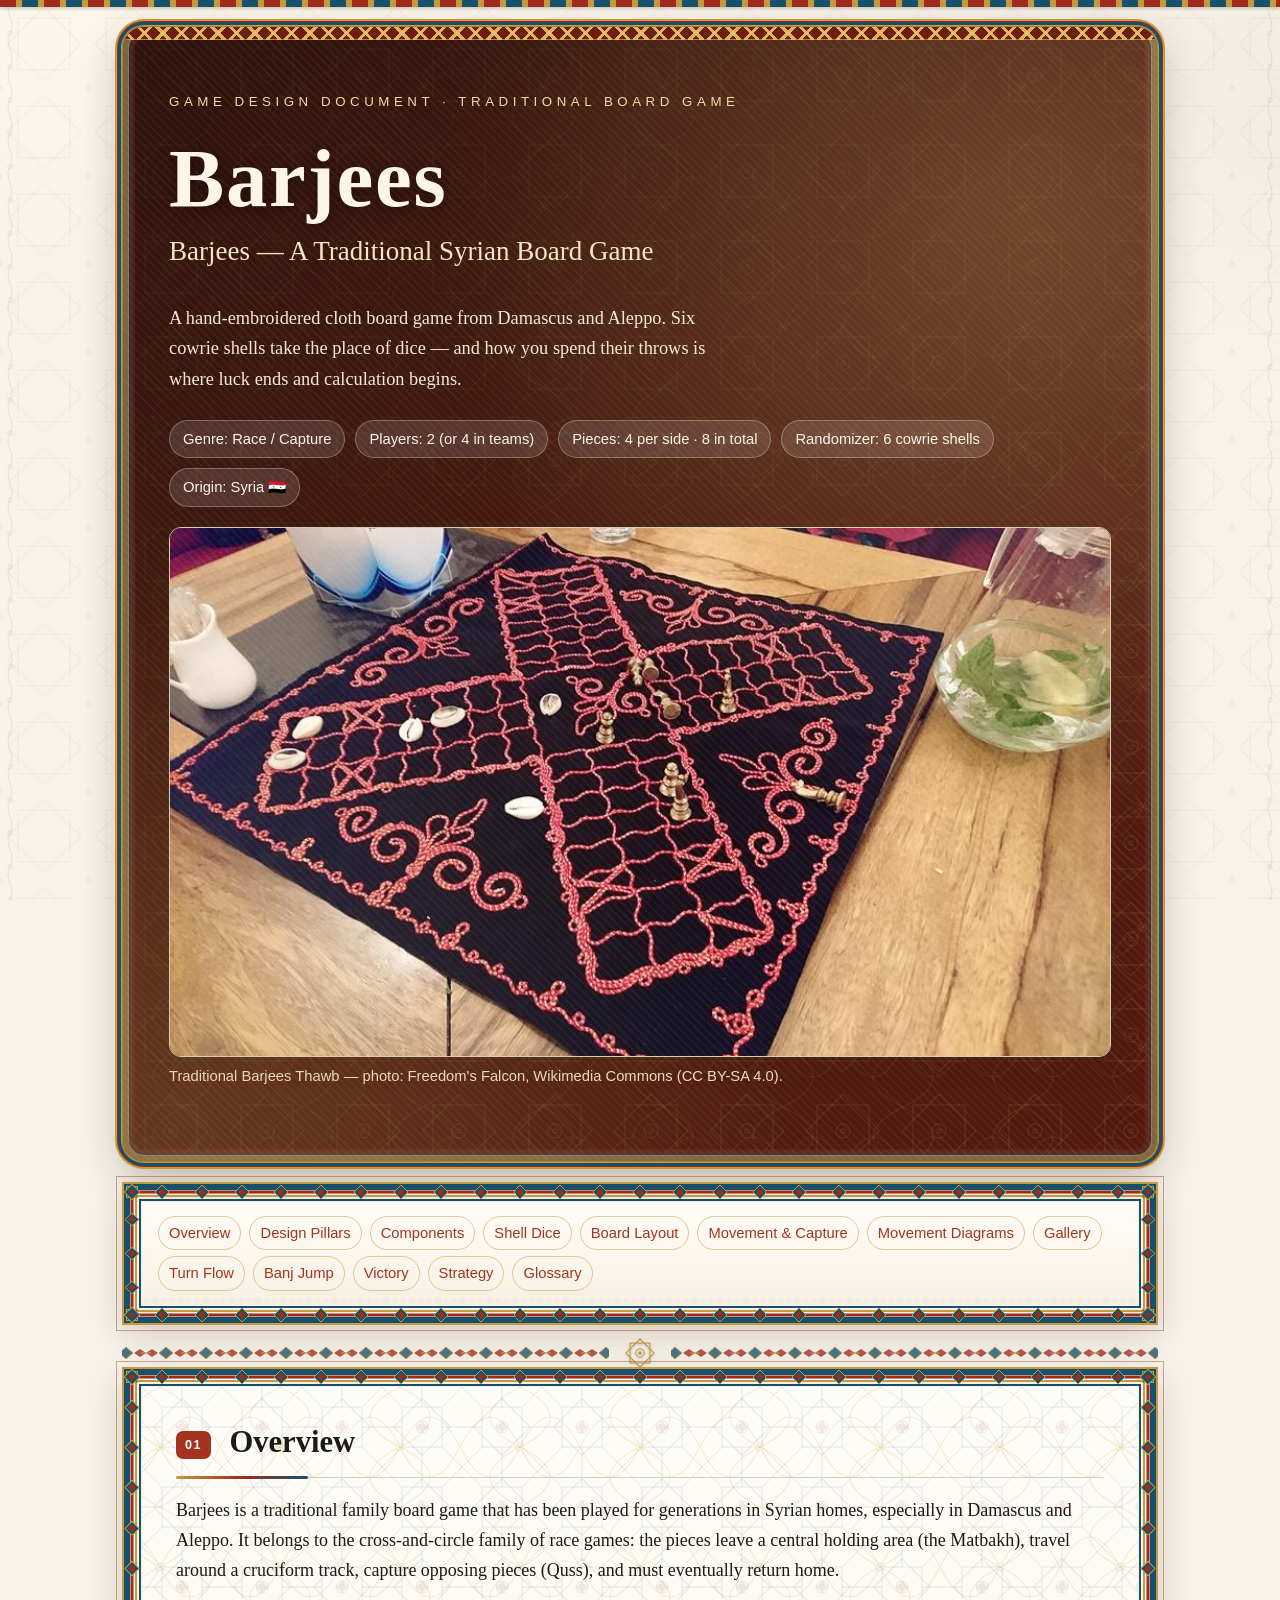
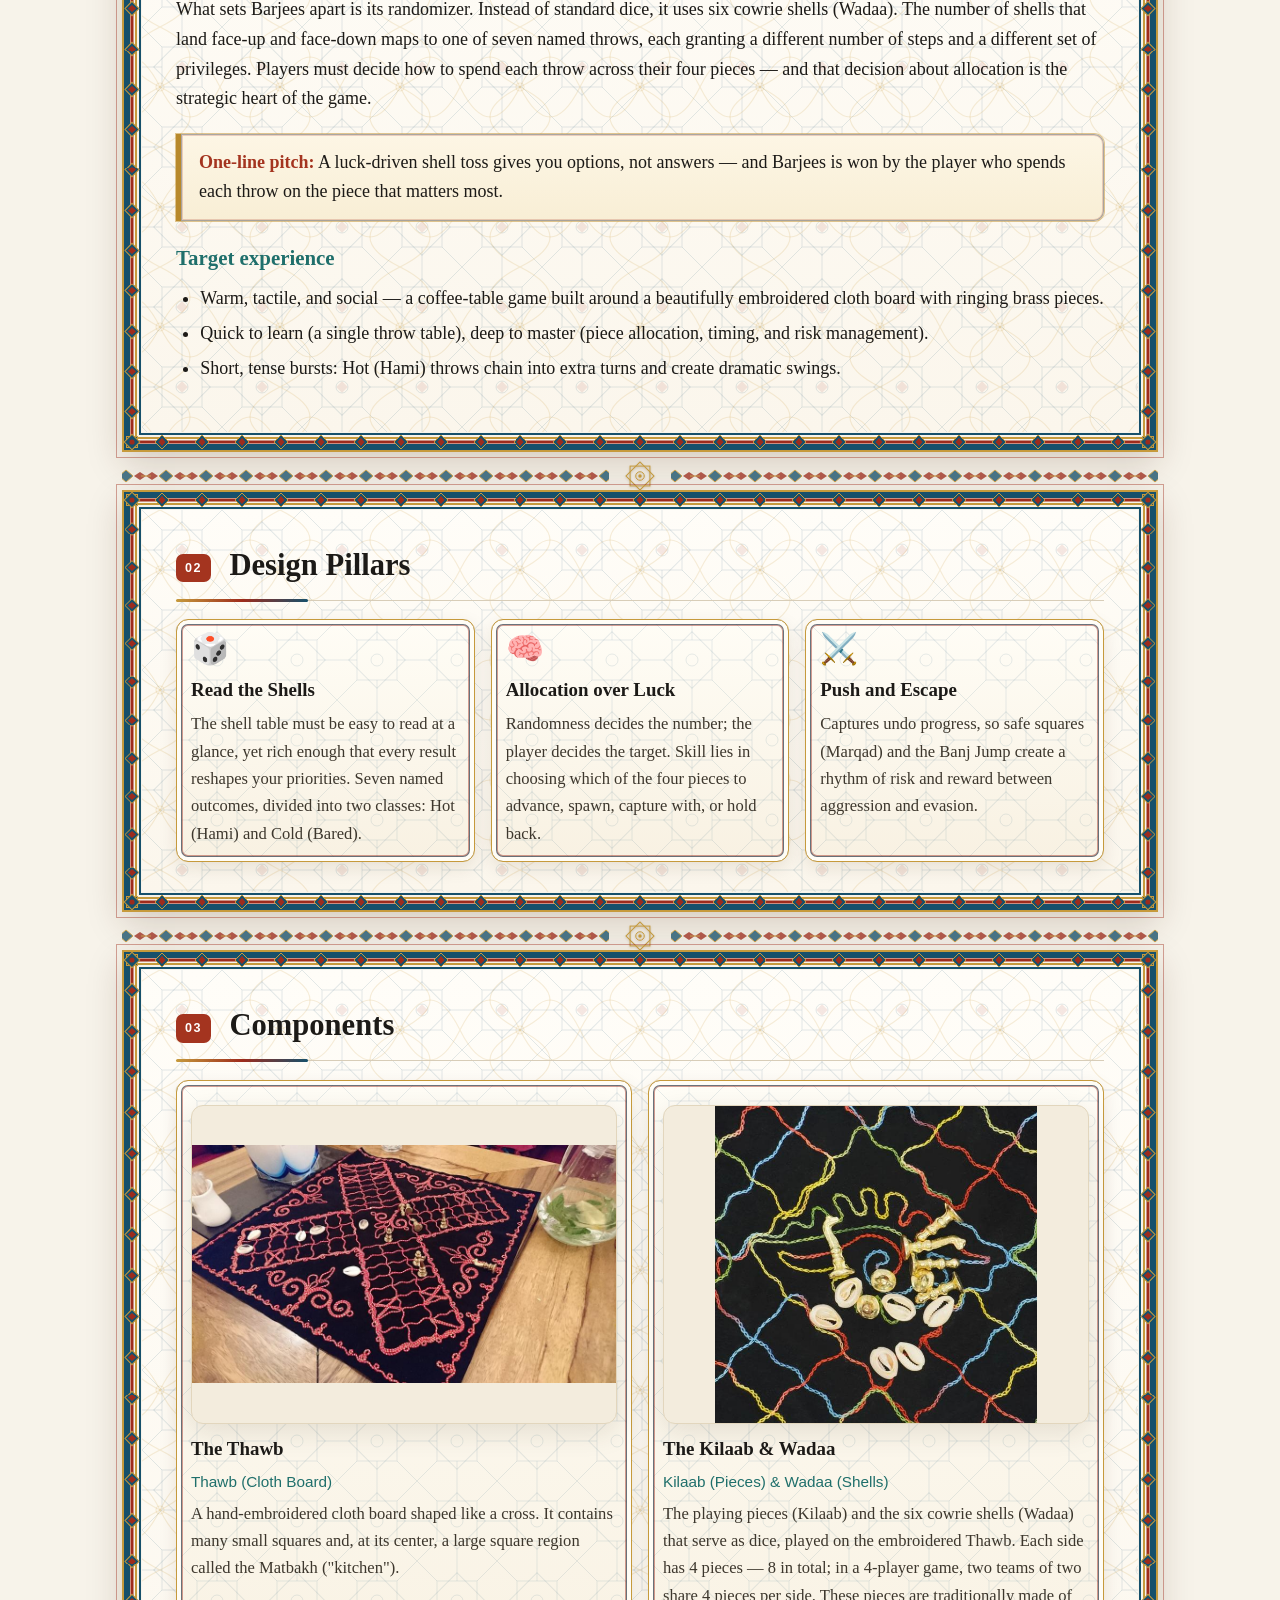
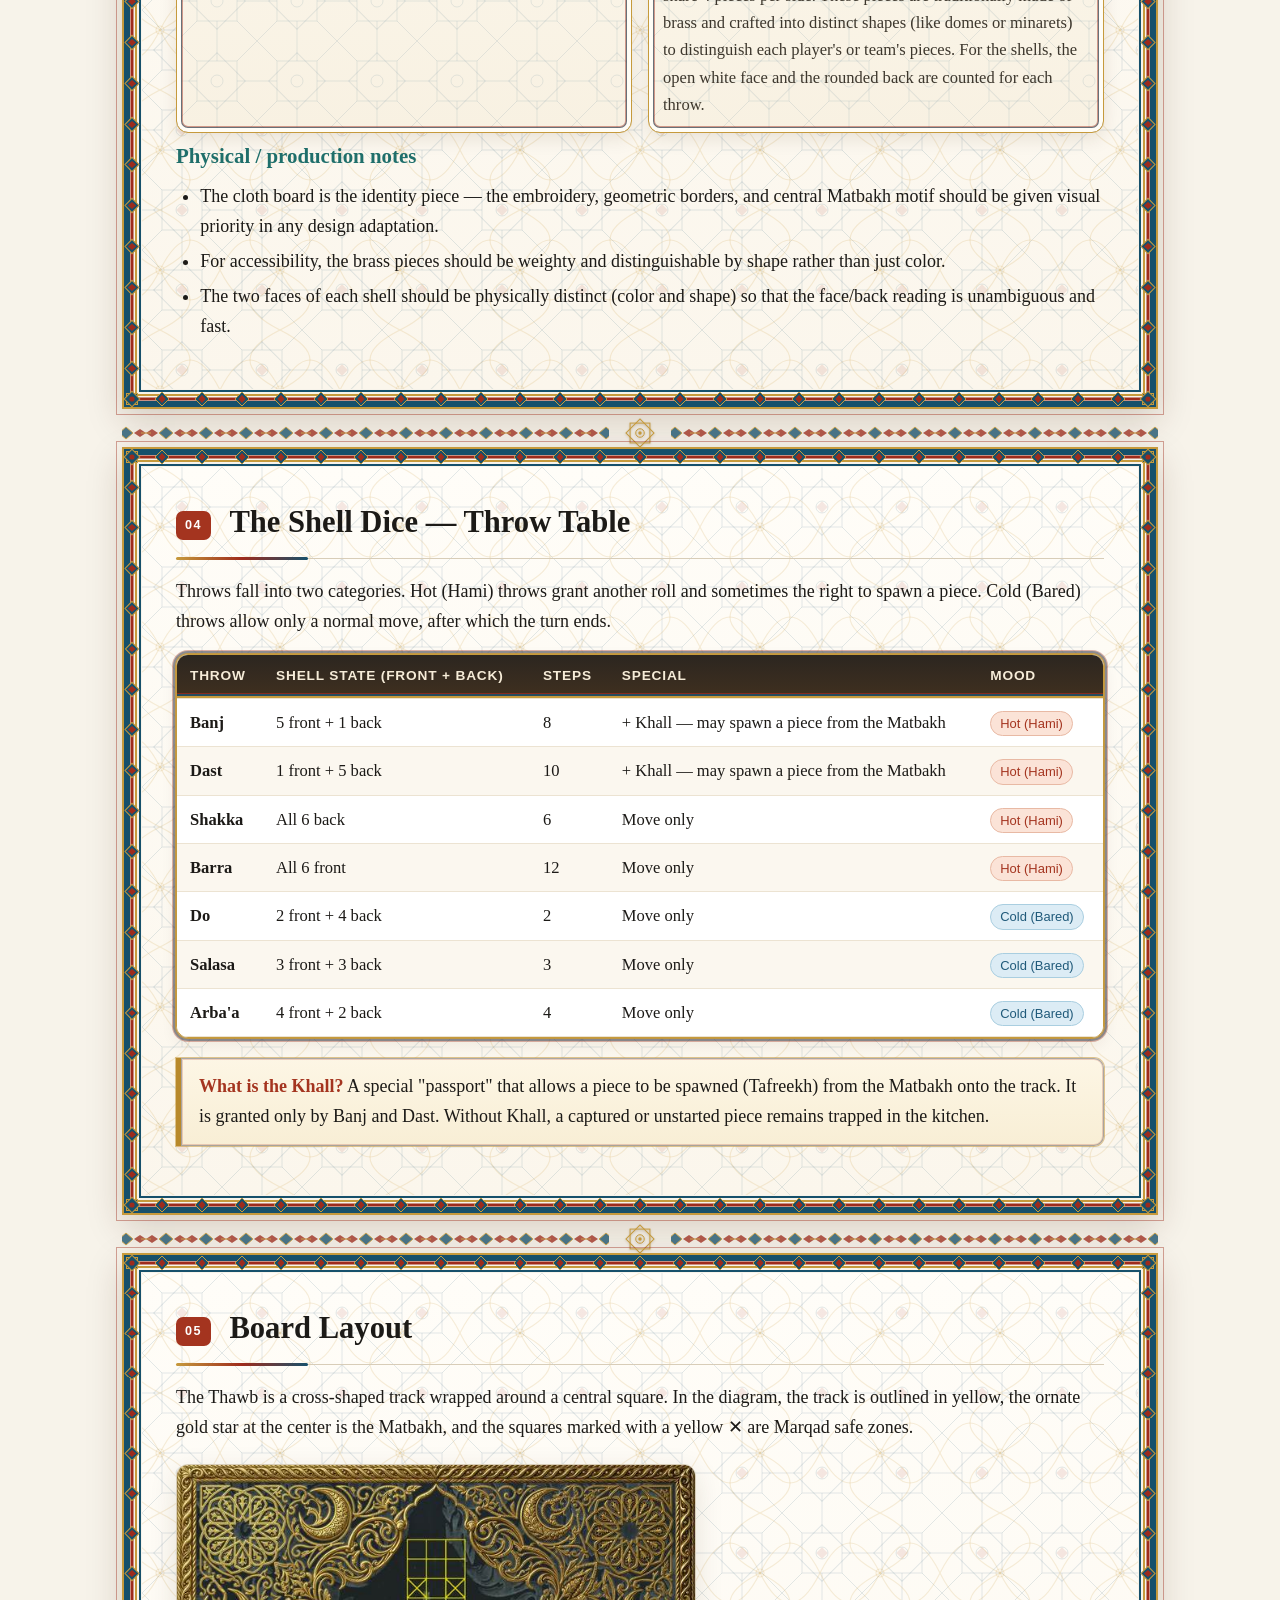
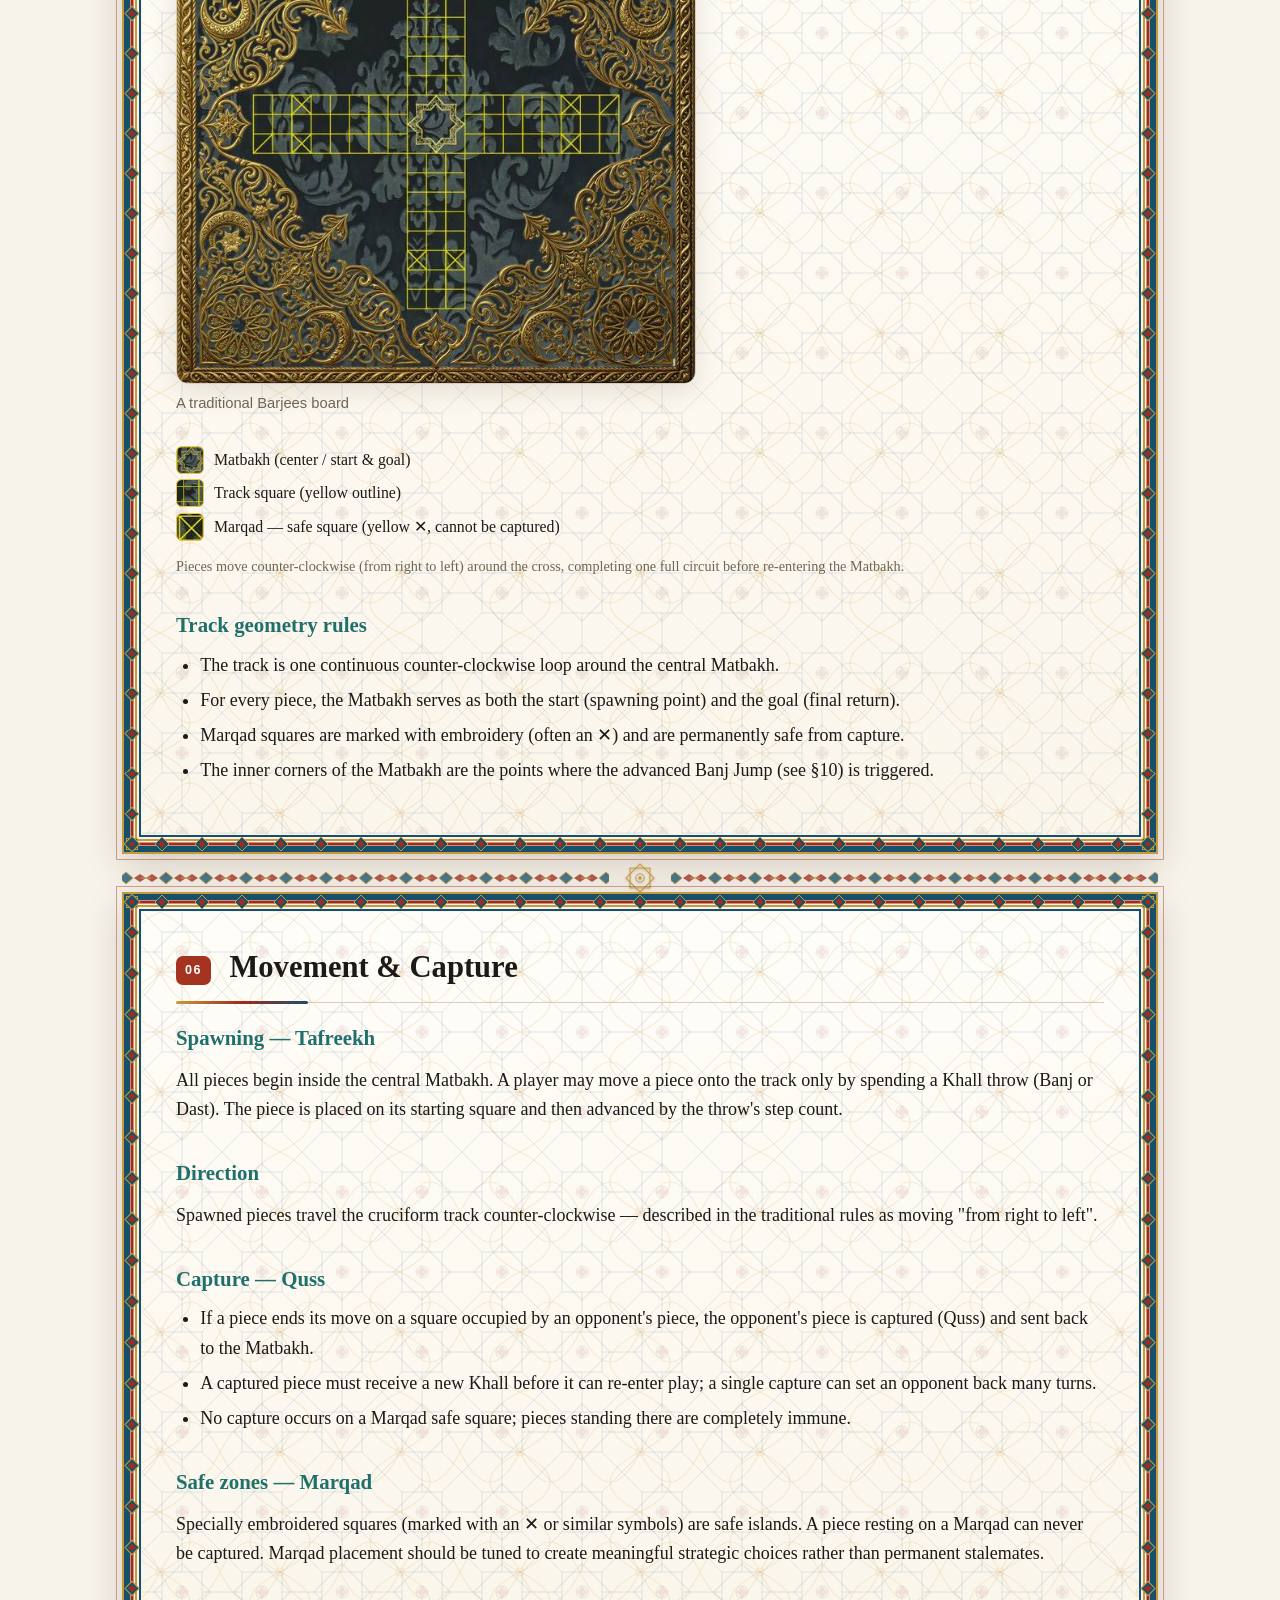
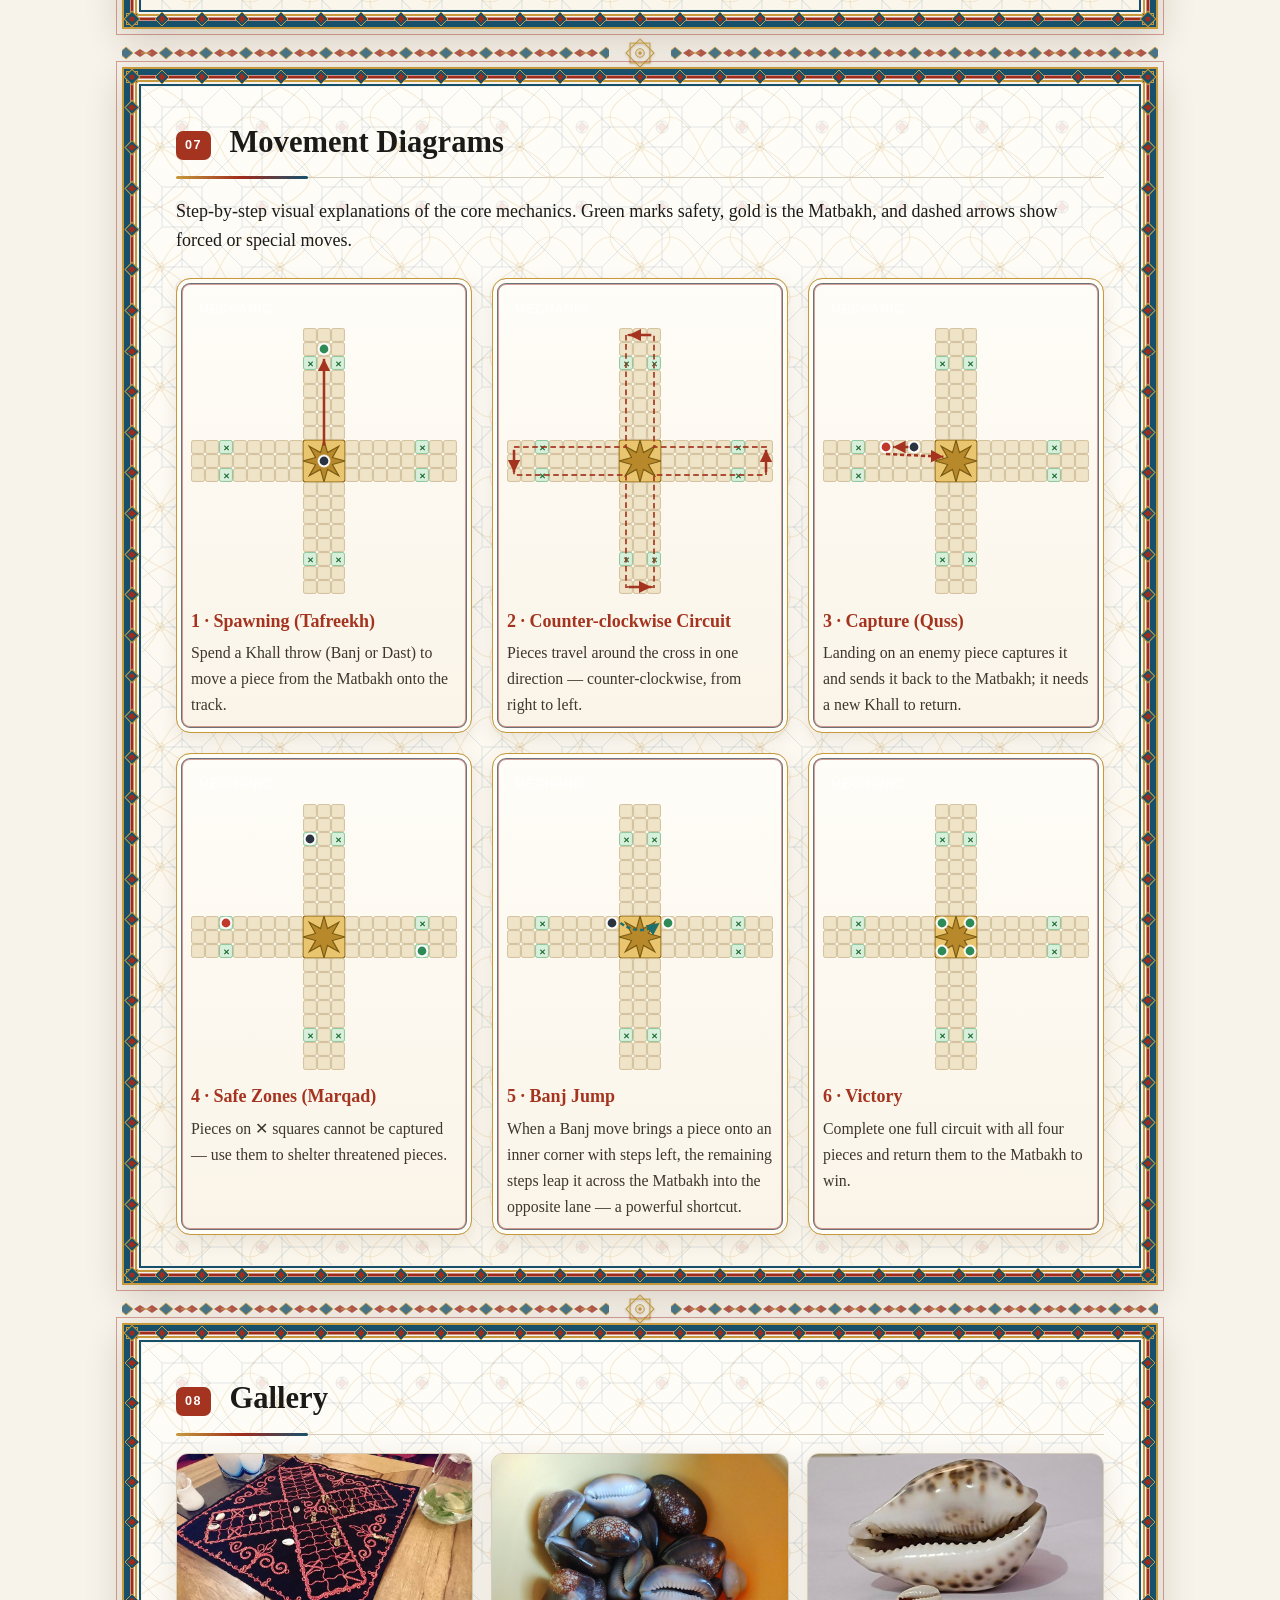
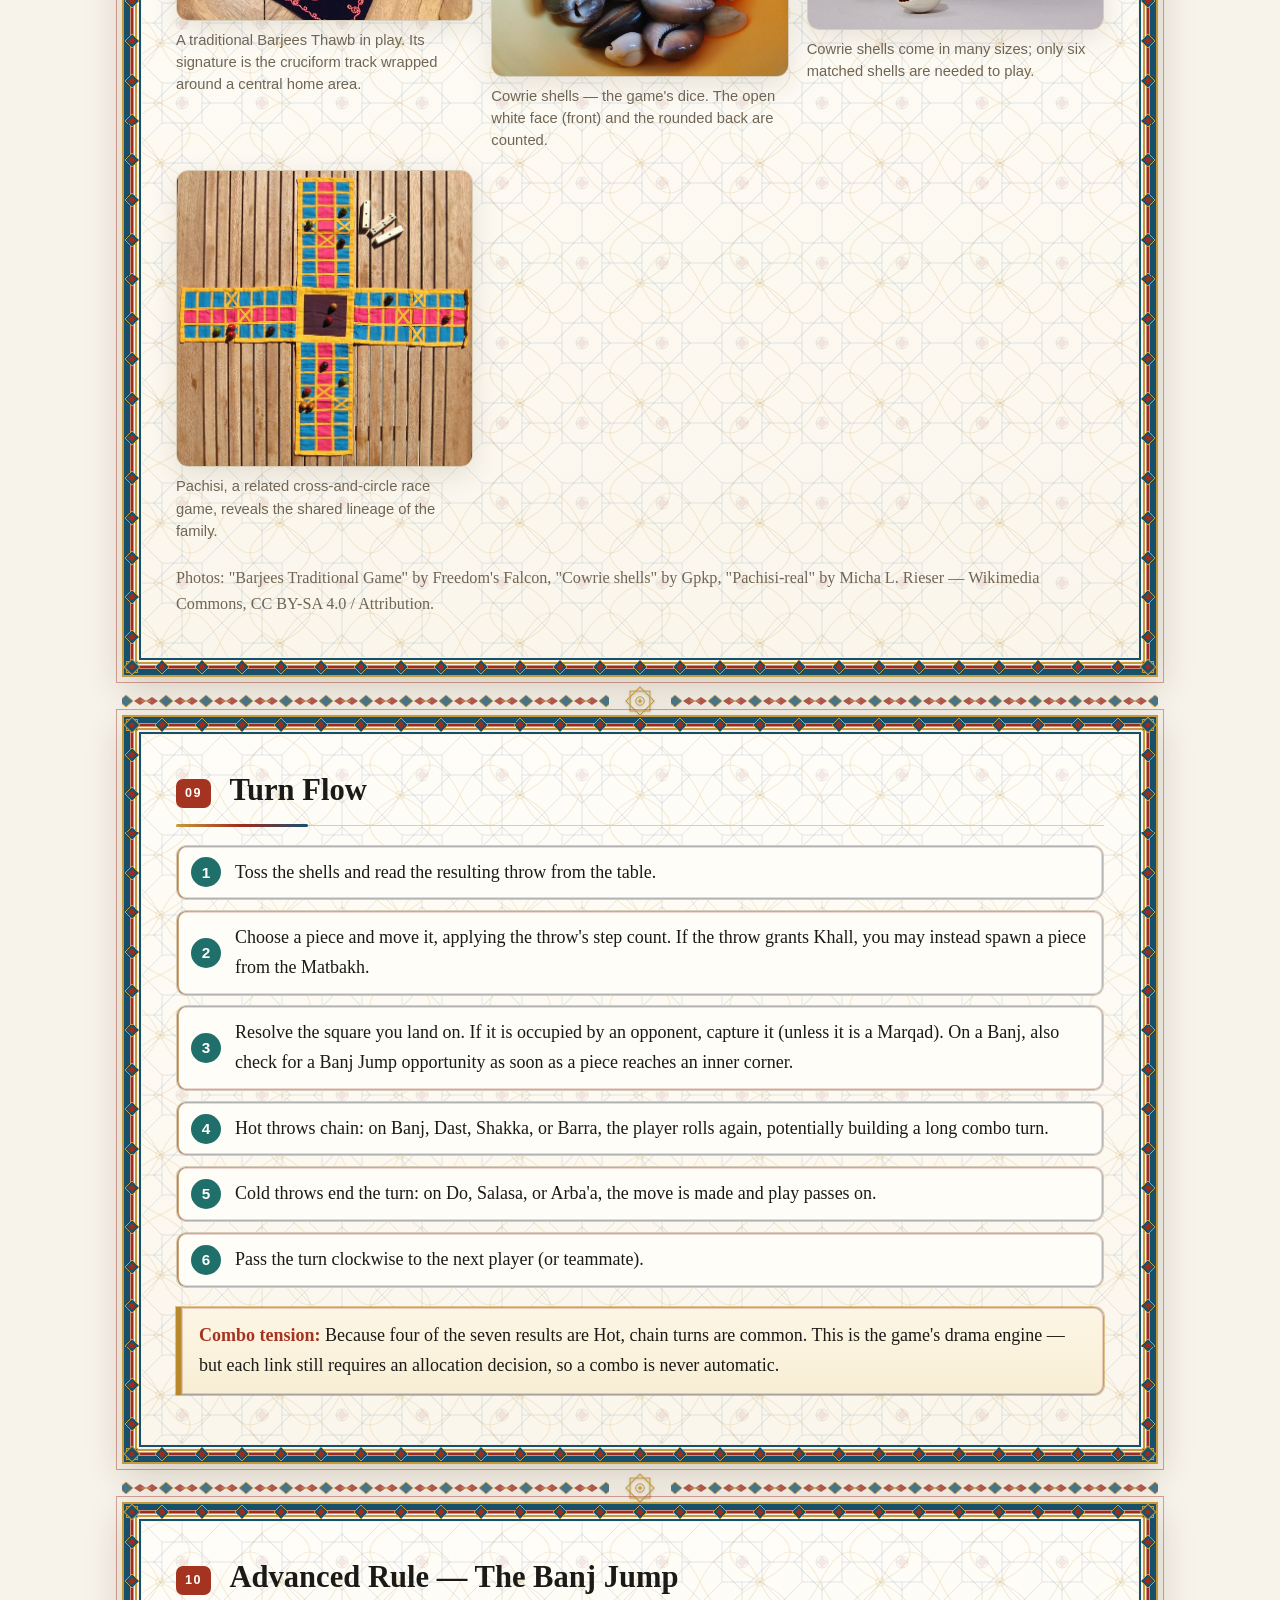
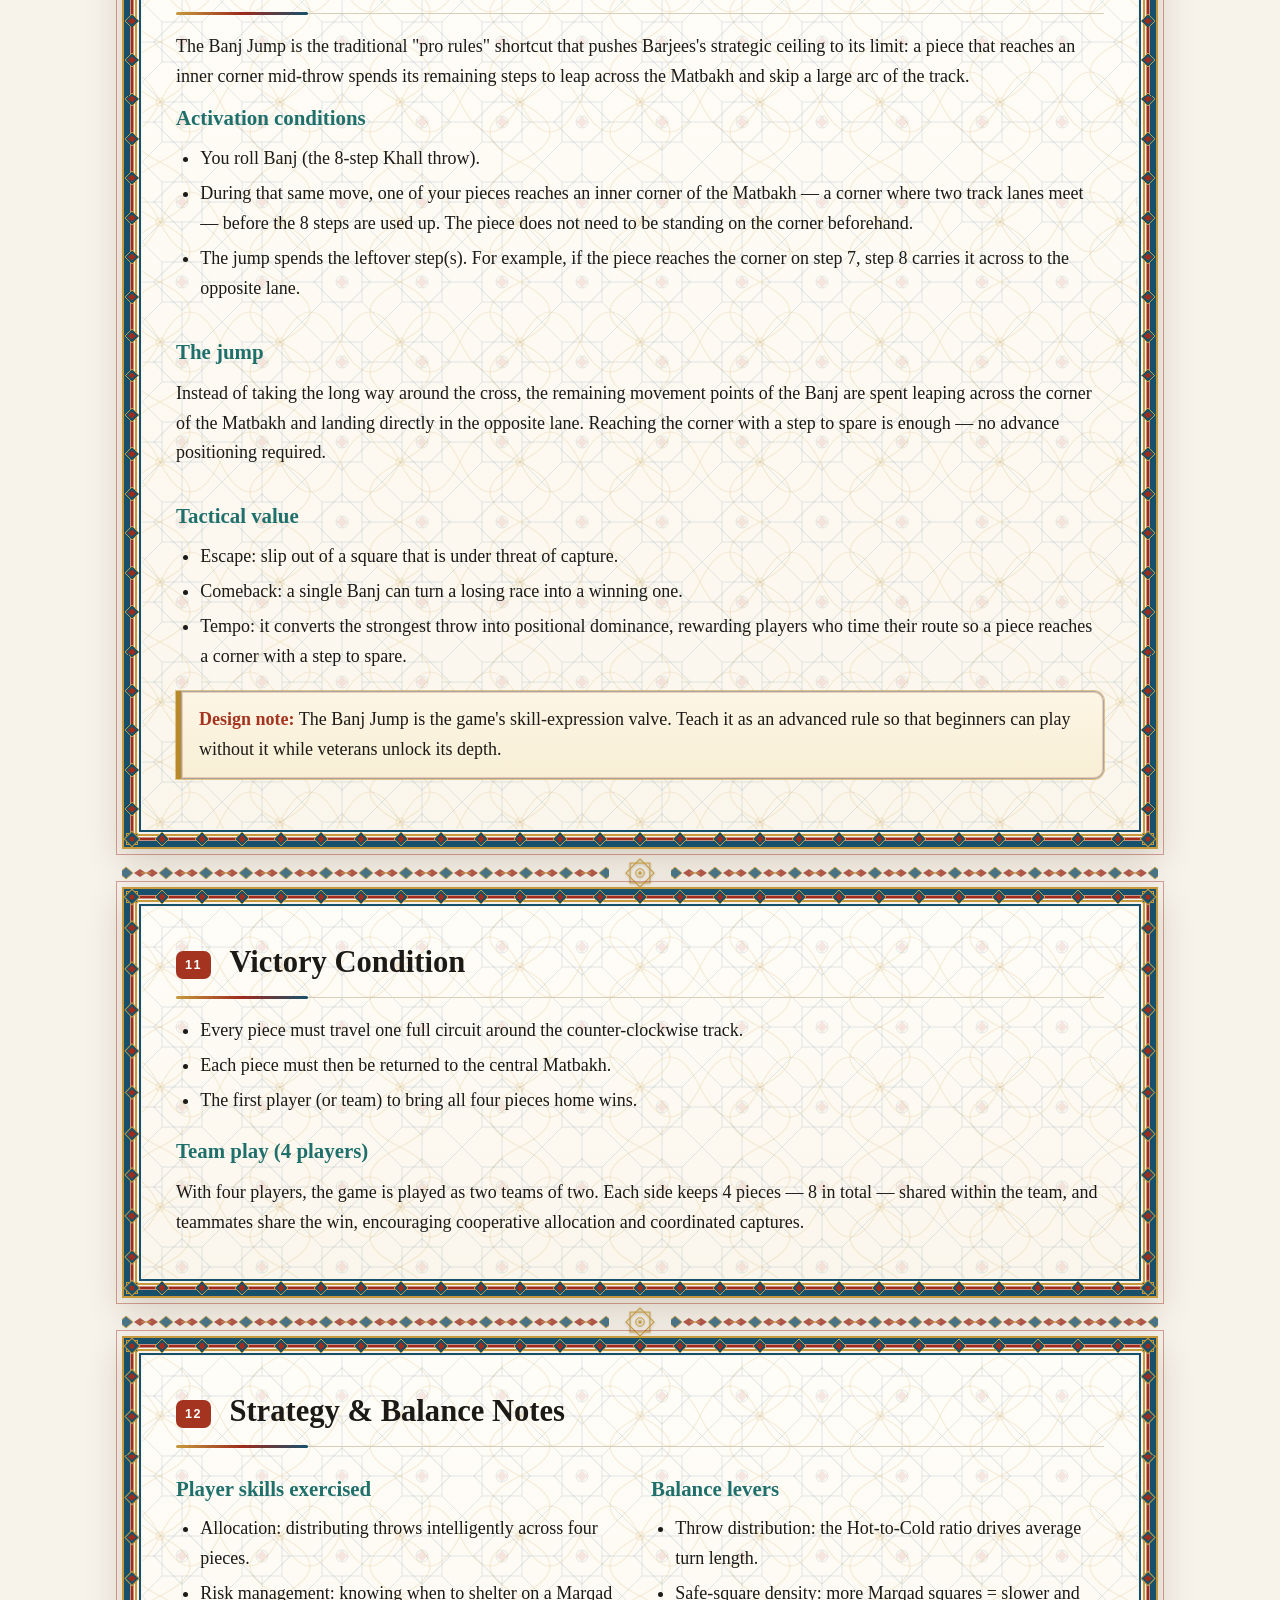
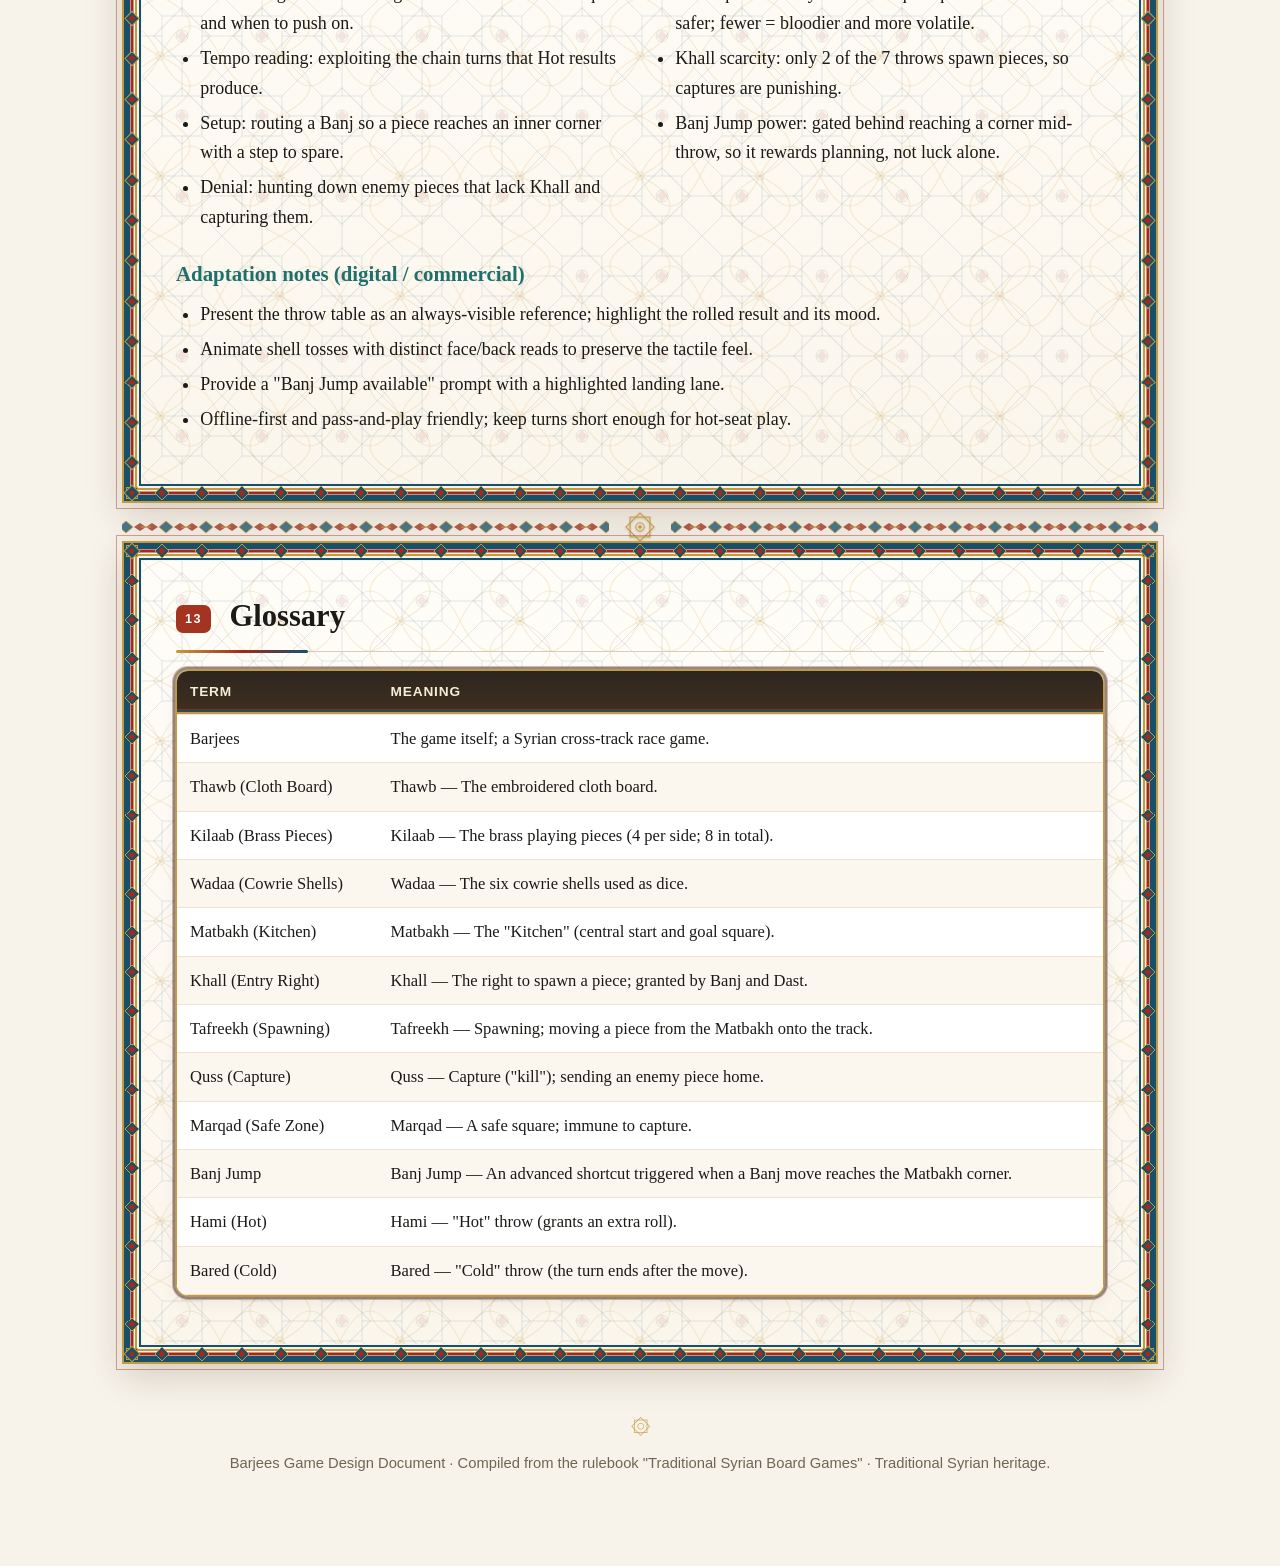
<file: Barjees_GDD.html>
<!DOCTYPE html>
<html lang="en" dir="ltr">
<head>
<meta charset="UTF-8">
<meta name="viewport" content="width=device-width, initial-scale=1.0">

<!-- SEO -->
<meta name="description" content="Barjees — a design document for the traditional Syrian cross-track board game played with cowrie shells, with modernized rules, balance notes and diagrams.">
<meta name="author" content="M Alashraf Tolimat">
<meta name="theme-color" content="#a4341f">
<link rel="canonical" href="https://malashraftulimat.github.io/My_Portfolio/Barjees_GDD.html">

<!-- Open Graph -->
<meta property="og:type" content="article">
<meta property="og:site_name" content="ASHRAF STUDIOS">
<meta property="og:title" content="Barjees — Game Design Document">
<meta property="og:description" content="A design document for Barjees, the traditional Syrian cross-track board game played with cowrie shells.">
<meta property="og:url" content="https://malashraftulimat.github.io/My_Portfolio/Barjees_GDD.html">
<meta property="og:image" content="https://malashraftulimat.github.io/My_Portfolio/og-image.png">
<meta property="og:image:alt" content="Barjees — traditional Syrian board game design document">
<meta property="og:image:width" content="1200">
<meta property="og:image:height" content="630">

<!-- Twitter -->
<meta name="twitter:card" content="summary_large_image">
<meta name="twitter:title" content="Barjees — Game Design Document">
<meta name="twitter:description" content="A design document for the traditional Syrian cross-track board game played with cowrie shells.">
<meta name="twitter:image" content="https://malashraftulimat.github.io/My_Portfolio/og-image.png">
<title>Barjees — Game Design Document</title>
<style>
  :root{
    --ink:#1c1a17; --paper:#f7f3ea; --panel:#fffdf8; --line:#d8cdb8;
    --accent:#a4341f; --accent2:#1f6f6b; --gold:#b8892b; --muted:#6f6555;
    --shadow:0 8px 28px rgba(60,40,10,.12); --radius:14px;
  }
  *{box-sizing:border-box;}
  html{scroll-behavior:smooth;font-size:112.5%;}
  body{
    margin:0;
    font-family:Georgia,"Times New Roman","Hiragino Mincho ProN","Yu Mincho",serif;
    color:var(--ink);
    background:
      radial-gradient(1200px 600px at 10% -10%, #fdf7ea 0%, transparent 60%),
      radial-gradient(1000px 500px at 110% 10%, #f0ece0 0%, transparent 55%),
      var(--paper);
    line-height:1.65;
  }
  .wrap{max-width:1080px;margin:0 auto;padding:0 22px 90px;}

  /* ---------- Smooth motion ---------- */
  html{scroll-behavior:smooth;}
  a,button{transition:transform .15s ease,color .2s ease,background .2s ease,border-color .2s ease;}
  a:active,button:active{transform:scale(.95);}

  /* ---------- Cover ---------- */
  .cover{
    position:relative;margin-top:26px;padding:64px 46px 52px;border-radius:22px;
    color:#fdf6e7;
    background:
      linear-gradient(140deg, rgba(30,20,12,.74), rgba(30,20,12,.34)),
      repeating-linear-gradient(45deg,#7a2a18 0 18px,#8d3420 18px 36px,#7a2a18 36px 54px);
    box-shadow:var(--shadow);overflow:hidden;
  }
  .cover::after{
    content:"";position:absolute;inset:0;
    background:
      radial-gradient(circle at 82% 22%, rgba(255,215,140,.20), transparent 45%),
      repeating-linear-gradient(0deg, rgba(0,0,0,.10) 0 1px, transparent 1px 4px);
    pointer-events:none;
  }
  .cover .kicker{position:relative;z-index:1;letter-spacing:.34em;text-transform:uppercase;
    font-size:.74rem;color:#f2d9a8;font-family:Verdana,Geneva,sans-serif;}
  .cover h1{position:relative;z-index:1;margin:.28em 0 .1em;font-size:clamp(2.6rem,7vw,4.6rem);
    line-height:1.02;letter-spacing:.02em;text-shadow:0 3px 14px rgba(0,0,0,.45);}
  .cover .jp{position:relative;z-index:1;font-size:clamp(1.05rem,2.6vw,1.5rem);
    color:#f6e6c6;margin-bottom:1.1em;}
  .cover .tagline{position:relative;z-index:1;max-width:62ch;font-size:1.02rem;color:#f4e9d4;}
  .meta{position:relative;z-index:1;display:flex;flex-wrap:wrap;gap:10px;margin-top:26px;}
  .meta span{background:rgba(255,255,255,.12);border:1px solid rgba(255,255,255,.28);
    padding:6px 13px;border-radius:999px;font-size:.82rem;font-family:Verdana,Geneva,sans-serif;}

  /* ---------- Nav ---------- */
  nav.toc{position:sticky;top:0;z-index:20;margin:20px 0 30px;padding:12px 14px;
    background:rgba(255,253,248,.92);backdrop-filter:blur(8px);
    border:1px solid var(--line);border-radius:var(--radius);
    display:flex;flex-wrap:wrap;gap:6px 8px;box-shadow:0 4px 14px rgba(60,40,10,.06);}
  nav.toc a{color:var(--accent);text-decoration:none;font-size:.82rem;
    font-family:Verdana,Geneva,sans-serif;padding:4px 10px;border-radius:999px;border:1px solid transparent;}
  nav.toc a:hover{background:#f3e7d3;border-color:var(--line);}

  /* ---------- Sections ---------- */
  section{background:var(--panel);border:1px solid var(--line);border-radius:var(--radius);
    padding:30px 34px;margin-bottom:26px;box-shadow:var(--shadow);}
  h2{margin:0 0 .6em;font-size:1.7rem;padding-bottom:.32em;border-bottom:2px solid var(--line);
    display:flex;align-items:baseline;gap:.6em;}
  h2 .num{font-family:Verdana,Geneva,sans-serif;font-size:.7rem;letter-spacing:.12em;
    color:#fff;background:var(--accent);padding:4px 9px;border-radius:7px;transform:translateY(-3px);}
  h3{margin:1.5em 0 .4em;font-size:1.16rem;color:var(--accent2);}
  h3:first-of-type{margin-top:.3em;}
  p{margin:.55em 0;}
  ul,ol{margin:.4em 0 1em;padding-left:1.35em;}
  [dir="rtl"] ul,[dir="rtl"] ol{padding-left:0;padding-right:1.35em;}
  li{margin:.3em 0;}
  .jp-inline{color:var(--muted);font-size:.9em;}
  code{font-family:"Consolas",monospace;background:#f0e9d8;padding:1px 6px;border-radius:5px;font-size:.86em;}
  .callout{border-left:5px solid var(--gold);background:#fdf6e5;padding:14px 18px;
    border-radius:0 10px 10px 0;margin:1.1em 0;}
  [dir="rtl"] .callout{border-left:none;border-right:5px solid var(--gold);border-radius:10px 0 0 10px;}
  .callout strong{color:var(--accent);}

  .grid{display:grid;gap:16px;}
  .grid.cols-3{grid-template-columns:repeat(auto-fit,minmax(220px,1fr));}
  .card{border:1px solid var(--line);border-radius:12px;padding:14px;
    background:linear-gradient(180deg,#fffefb,#faf5ea);position:relative;}
  .card .icon{font-size:1.7rem;line-height:1;}
  .card h4{margin:.5em 0 .25em;font-size:1.05rem;}
  .card .jp-term{color:var(--accent2);font-size:.85rem;font-family:Verdana,sans-serif;}
  .card p{margin:.3em 0 0;font-size:.92rem;color:#3d372d;}
  .card img{border-radius:9px;margin:.55em 0 .2em;}
  /* Section 3: give both photos an identical framed size so the cards balance,
     while object-fit:contain keeps each picture fully visible (uncropped). */
  #components .card img.photo{width:100%;aspect-ratio:4/3;object-fit:contain;
    background:#f3ecdd;border:1px solid #e2d6bd;}

  /* images */
  figure{margin:1.2em 0;}
  img.photo{width:100%;height:auto;display:block;border-radius:12px;
    border:1px solid var(--line);box-shadow:var(--shadow);}
  figcaption{font-size:.82rem;color:var(--muted);margin-top:.55em;
    font-family:Verdana,Geneva,sans-serif;line-height:1.5;}
  .hero-photo{margin-top:20px;}
  .hero-photo figcaption{color:#e9dcc2;}
  .gallery{display:grid;grid-template-columns:repeat(auto-fit,minmax(240px,1fr));gap:18px;}
  .gallery figure{margin:0;}

  /* dice table */
  .table-scroll{overflow-x:auto;margin:1em 0;border-radius:12px;border:1px solid var(--line);}
  table{border-collapse:collapse;width:100%;font-size:.92rem;background:#fff;}
  th,td{padding:10px 13px;text-align:left;border-bottom:1px solid #ece3d2;vertical-align:top;}
  thead th{background:#2c2620;color:#f6ecd8;font-family:Verdana,sans-serif;
    font-size:.76rem;letter-spacing:.06em;text-transform:uppercase;}
  tbody tr:nth-child(even){background:#fbf7ef;}
  .pill-hot{background:#fbe3d7;color:#a4341f;border:1px solid #e8b9a4;}
  .pill-cold{background:#dcecf5;color:#205a7a;border:1px solid #a9cee0;}
  .pill-hot,.pill-cold{display:inline-block;padding:1px 9px;border-radius:999px;
    font-size:.72rem;font-family:Verdana,sans-serif;}

  /* board diagram (div) */
  .board-wrap{display:flex;flex-wrap:wrap;gap:26px;align-items:flex-start;margin:1.2em 0;}
  .board{display:grid;grid-template-columns:repeat(7,1fr);grid-template-rows:repeat(7,1fr);
    gap:3px;width:min(430px,86vw);height:min(430px,86vw);padding:10px;border-radius:16px;
    background:linear-gradient(145deg,#3a2c1e,#241a12);box-shadow:var(--shadow);}
  .cell{border-radius:5px;background:transparent;display:flex;align-items:center;
    justify-content:center;font-size:.7rem;font-weight:bold;color:rgba(255,255,255,.85);
    font-family:Verdana,sans-serif;transition:transform .15s ease;}
  .cell.lane{background:#efe3c8;border:1px solid #cbb98f;color:#6b5a35;}
  .cell.lane.red{background:#f3d9cf;border-color:#d9a38f;color:#8c2f1a;}
  .cell.lane.black{background:#e2e6ea;border-color:#a9b4be;color:#2b3340;}
  .cell.safe{background:#d8efdc !important;border-color:#7bbd88 !important;color:#1e6b32 !important;
    box-shadow:inset 0 0 0 2px #ffffffaa;}
  .cell.safe::after{content:"✕";}
  .cell.home{background:linear-gradient(145deg,#c8952f,#8f6512);border:1px solid #6f4e0c;
    color:#fff8e6;font-size:.62rem;letter-spacing:.04em;}
  .cell.center{background:radial-gradient(circle,#e7c46f,#b8892b);border:2px solid #7a5a12;color:#3a2a06;font-size:.66rem;}
  .legend{font-size:.88rem;}
  .legend .row{display:flex;align-items:center;gap:10px;margin:.35em 0;}
  .swatch{width:28px;height:28px;border-radius:6px;border:1px solid #b9a97f;flex:0 0 auto;background-repeat:no-repeat;background-color:#242832;}
  .swatch.lane{background-size:407px 407px;background-position:-128.8px -189.5px;border-color:#e8c53a;} .swatch.red{background:#f3d9cf;border-color:#d9a38f;}
  .swatch.black{background:#e2e6ea;border-color:#a9b4be;}
  .swatch.safe{background-size:640px 640px;background-position:-472px -282px;border-color:#e8c53a;}
  .swatch.home{background-size:249px 249px;background-position:-110.5px -110.5px;background-color:#b8892b;border-color:#e8c53a;}

  /* movement diagrams */
  .diagrams{display:grid;grid-template-columns:repeat(auto-fit,minmax(280px,1fr));gap:20px;margin-top:1.2em;}
  .diagram{border:1px solid var(--line);border-radius:14px;padding:14px;background:#fffdf8;}
  .diagram svg{width:100%;height:auto;display:block;}
  .diagram h4{margin:.7em 0 .2em;font-size:1rem;color:var(--accent);}
  .diagram p{margin:.2em 0 0;font-size:.88rem;color:#3d372d;}
  .diagram-tag{display:inline-block;font-family:Verdana,sans-serif;font-size:.68rem;
    letter-spacing:.08em;text-transform:uppercase;color:#fff;background:var(--accent2);
    padding:2px 8px;border-radius:6px;margin-bottom:.6em;}

  /* flow */
  .flow{counter-reset:step;list-style:none;padding:0;margin:1em 0;}
  .flow li{counter-increment:step;position:relative;padding:12px 16px 12px 58px;
    border:1px solid var(--line);border-radius:10px;margin:.55em 0;background:#fffdf8;}
  [dir="rtl"] .flow li{padding:12px 58px 12px 16px;}
  .flow li::before{content:counter(step);position:absolute;left:14px;top:50%;transform:translateY(-50%);
    width:30px;height:30px;border-radius:50%;background:var(--accent2);color:#fff;
    display:flex;align-items:center;justify-content:center;
    font-family:Verdana,sans-serif;font-size:.85rem;font-weight:bold;}
  [dir="rtl"] .flow li::before{left:auto;right:14px;}
  .two-col{display:grid;grid-template-columns:repeat(auto-fit,minmax(260px,1fr));gap:22px;}
  footer{text-align:center;color:var(--muted);font-size:.82rem;
    font-family:Verdana,sans-serif;padding:20px 0 0;}
  @media print{
    nav.toc{display:none;}
    section{break-inside:avoid;box-shadow:none;}
    body{background:#fff;}
  }
</style>
<style id="syrian-heritage">
/* =================================================================
   SYRIAN HERITAGE THEME
   Damascene ceramic tiles, khatam (8-point star) geometry, kilim
   textile edges, embroidery-stitch accents and Arabic calligraphy.
   Layered on top of the base theme — content & behaviour untouched.
   ================================================================= */
:root{
  --damask:#16506b; --damask-deep:#0e374b;
  --madder:#9e2b1c; --madder-deep:#5c160d;
  --brass:#c69a3c; --brass-soft:#e6c46a;
  --jasmine:#faf6ec;
  --arabic-font:"Traditional Arabic","Scheherazade New","Amiri","Noto Naskh Arabic",serif;
}

/* --- woven kilim edge at the very top of the page --- */
body::before{
  content:""; position:fixed; top:0; left:0; right:0; height:7px; z-index:200;
  background:repeating-linear-gradient(90deg,
    #9e2b1c 0 16px,#c69a3c 16px 22px,#16506b 22px 38px,#c69a3c 38px 44px);
  box-shadow:0 1px 4px rgba(0,0,0,.25);
}
@media print{ body::before{display:none;} }

/* --- subtle khatam (8-point star) lattice on the parchment --- */
body{
  background-image:
    url("data:image/svg+xml,%3Csvg xmlns='http://www.w3.org/2000/svg' width='88' height='88' viewBox='0 0 88 88'%3E%3Cg fill='none' stroke='%239e2b1c' stroke-opacity='0.05' stroke-width='1.2'%3E%3Crect x='18' y='18' width='52' height='52'/%3E%3Crect x='18' y='18' width='52' height='52' transform='rotate(45 44 44)'/%3E%3C/g%3E%3Cg fill='%2316506b' fill-opacity='0.05'%3E%3Ccircle cx='0' cy='0' r='2.4'/%3E%3Ccircle cx='88' cy='0' r='2.4'/%3E%3Ccircle cx='0' cy='88' r='2.4'/%3E%3Ccircle cx='88' cy='88' r='2.4'/%3E%3C/g%3E%3C/svg%3E"),
    radial-gradient(1200px 600px at 10% -10%, #fdf7ea 0%, transparent 60%),
    radial-gradient(1000px 500px at 110% 10%, #f0ece0 0%, transparent 55%);
  background-attachment:fixed;
}

/* ---------------- Cover: Damascene tile + Arabesque ---------------- */
.cover{
  background:
    linear-gradient(140deg, rgba(28,12,7,.82), rgba(46,18,9,.42)),
    url("data:image/svg+xml,%3Csvg xmlns='http://www.w3.org/2000/svg' width='120' height='120' viewBox='0 0 120 120'%3E%3Cg fill='none' stroke='%23e6c46a' stroke-opacity='0.18' stroke-width='1.2'%3E%3Cpath d='M0 60C20 20 40 20 60 60 80 100 100 100 120 60'/%3E%3Cpath d='M0 60C20 100 40 100 60 60 80 20 100 20 120 60'/%3E%3Cpath d='M60 0C20 20 20 40 60 60 100 80 100 100 60 120'/%3E%3Cpath d='M60 0C100 20 100 40 60 60 20 80 20 100 60 120'/%3E%3Ccircle cx='60' cy='60' r='4'/%3E%3C/g%3E%3C/svg%3E"),
    url("data:image/svg+xml,%3Csvg xmlns='http://www.w3.org/2000/svg' width='96' height='96' viewBox='0 0 96 96'%3E%3Cg fill='none' stroke='%23e6c46a' stroke-opacity='0.26' stroke-width='1'%3E%3Crect x='22' y='22' width='52' height='52'/%3E%3Crect x='22' y='22' width='52' height='52' transform='rotate(45 48 48)'/%3E%3Ccircle cx='48' cy='48' r='7'/%3E%3Ccircle cx='48' cy='48' r='2'/%3E%3C/g%3E%3C/svg%3E"),
    linear-gradient(140deg,#7a2a18 0%, #8d3420 45%, #6b1c11 100%);
  background-size:auto, 120px 120px, 96px 96px, auto;
  border:1px solid rgba(230,196,106,.55);
  box-shadow:
    inset 0 0 0 5px rgba(0,0,0,.16),
    inset 0 0 0 6px rgba(230,196,106,.5),
    0 14px 40px rgba(60,30,10,.28);
}
/* kilim band along the top of the cover */
.cover::before{
  content:""; position:absolute; left:0; right:0; top:0; height:12px; z-index:2;
  background:
    repeating-linear-gradient(135deg, transparent 0 5px, rgba(230,196,106,.9) 5px 8px, transparent 8px 13px),
    repeating-linear-gradient(45deg, transparent 0 5px, rgba(230,196,106,.9) 5px 8px, transparent 8px 13px),
    #6f1d12;
  border-bottom:1px solid rgba(230,196,106,.6);
}
.cover::after{
  content:""; position:absolute; inset:0;
  background:
    radial-gradient(circle at 88% 18%, rgba(255,215,140,.22), transparent 46%),
    radial-gradient(circle at 6% 96%, rgba(230,196,106,.16), transparent 42%),
    repeating-linear-gradient(45deg, rgba(255,255,255,.04) 0 2px, transparent 2px 6px);
  pointer-events:none;
}
.cover-arabic{
  position:absolute; z-index:0; top:26px; right:22px;
  font-family:var(--arabic-font); font-weight:700;
  font-size:clamp(3.4rem,13vw,8rem); line-height:.9;
  color:rgba(230,196,106,.15); pointer-events:none; user-select:none;
}
[dir="rtl"] .cover-arabic{right:auto;left:22px;}
.cover-arabic-sub{
  position:absolute; z-index:0; bottom:20px; right:30px;
  font-family:var(--arabic-font);
  font-size:clamp(.85rem,2vw,1.1rem);
  color:rgba(246,230,198,.5); letter-spacing:.02em;
  pointer-events:none; user-select:none;
}
[dir="rtl"] .cover-arabic-sub{right:auto;left:30px;}
.h1-ar{
  font-family:var(--arabic-font);
  font-size:.58em; color:#f2d9a8; vertical-align:.06em;
  text-shadow:0 2px 10px rgba(0,0,0,.4);
}

/* ---------------- Sections: star medallions ---------------- */
section{position:relative;}
section::before{
  content:"\06DE"; /* ۞ Arabic rub-el-hizb / 8-point star medallion */
  position:absolute; top:-.72em; left:50%; transform:translateX(-50%);
  font-size:1.5rem; line-height:1; color:var(--brass);
  background:var(--paper); padding:0 .5em; text-shadow:0 1px 0 #fff;
  pointer-events:none;
}
h2{position:relative; border-bottom-width:1px;}
h2::after{
  content:""; position:absolute; left:0; bottom:-2px; height:3px; width:132px;
  border-radius:2px;
  background:linear-gradient(90deg,var(--brass),var(--madder),var(--damask));
}
[dir="rtl"] h2::after{left:auto;right:0;
  background:linear-gradient(270deg,var(--brass),var(--madder),var(--damask));}

/* ---------------- Nav / cards / callouts ---------------- */
nav.toc{
  background:linear-gradient(180deg, rgba(255,253,248,.96), rgba(247,240,226,.96));
  box-shadow:0 4px 14px rgba(60,40,10,.06), inset 0 0 0 1px rgba(230,196,106,.25);
}
nav.toc a{border:1px solid rgba(198,154,60,.28);}
nav.toc a:hover{background:#f3e7d3;border-color:var(--brass);}

.card{
  background:linear-gradient(180deg,#fffdf6,#f8f1e2);
  box-shadow:inset 0 0 0 1px rgba(230,196,106,.3),
             inset 0 3px 0 0 rgba(198,154,60,.5);
}
.callout{
  background:linear-gradient(180deg,#fdf6e5,#f8eed5);
  box-shadow:inset 0 0 0 1px rgba(230,196,106,.4);
}
thead th{
  background:linear-gradient(180deg,#2c2620,#40301f);
  box-shadow:inset 0 -2px 0 0 var(--brass);
}
.diagram{
  background:linear-gradient(180deg,#fffdf8,#faf4e8);
  box-shadow:inset 0 0 0 1px rgba(230,196,106,.3);
}
.diagram-tag{background:linear-gradient(180deg,var(--teal),var(--damask));}
.flow li{box-shadow:inset 2px 0 0 0 rgba(198,154,60,.5);}
[dir="rtl"] .flow li{box-shadow:inset -2px 0 0 0 rgba(198,154,60,.5);}

/* ---------------- Footer ---------------- */
footer::before{content:"\06DE"; display:block; color:var(--brass);
  font-size:1.1rem; margin-bottom:.45em;}

/* =================================================================
   ARABESQUE & LEVANTINE MOSAIC ENRICHMENT
   Damascene zellige tiles, khatam stars and interlacing vine
   scrollwork layered over panels, cards and chrome. Content and
   behaviour are untouched. This block is pure decoration.
   ================================================================= */

/* --- Levantine mosaic tile + arabesque scroll on every panel --- */
section{
  background-image:
    url("data:image/svg+xml,%3Csvg xmlns='http://www.w3.org/2000/svg' width='120' height='120' viewBox='0 0 120 120'%3E%3Cg fill='none' stroke='%23c69a3c' stroke-opacity='0.17' stroke-width='1.2'%3E%3Cpath d='M0 60C20 20 40 20 60 60 80 100 100 100 120 60'/%3E%3Cpath d='M0 60C20 100 40 100 60 60 80 20 100 20 120 60'/%3E%3Cpath d='M60 0C20 20 20 40 60 60 100 80 100 100 60 120'/%3E%3Cpath d='M60 0C100 20 100 40 60 60 20 80 20 100 60 120'/%3E%3Ccircle cx='60' cy='60' r='4'/%3E%3C/g%3E%3C/svg%3E"),
    url("data:image/svg+xml,%3Csvg xmlns='http://www.w3.org/2000/svg' width='80' height='80' viewBox='0 0 80 80'%3E%3Cg fill='none' stroke='%2316506b' stroke-opacity='0.12' stroke-width='1'%3E%3Crect x='20' y='20' width='40' height='40'/%3E%3Crect x='20' y='20' width='40' height='40' transform='rotate(45 40 40)'/%3E%3Ccircle cx='40' cy='40' r='6'/%3E%3Cpath d='M0 40H20M60 40H80M40 0V20M40 60V80'/%3E%3Cpath d='M0 0L20 20M80 0L60 20M0 80L20 60M80 80L60 60'/%3E%3C/g%3E%3Cg fill='%239e2b1c' fill-opacity='0.10'%3E%3Crect x='36' y='36' width='8' height='8' transform='rotate(45 40 40)'/%3E%3C/g%3E%3C/svg%3E"),
    linear-gradient(180deg,#fffdf8,#fbf6ec);
  background-size:120px 120px, 80px 80px, auto;
  background-position:center top, top left, top left;
  background-repeat:repeat, repeat, no-repeat;
  box-shadow:inset 0 0 0 1px rgba(230,196,106,.28), var(--shadow);
}

/* --- Damascene mosaic behind the cards --- */
.card{
  background-image:
    url("data:image/svg+xml,%3Csvg xmlns='http://www.w3.org/2000/svg' width='80' height='80' viewBox='0 0 80 80'%3E%3Cg fill='none' stroke='%2316506b' stroke-opacity='0.10' stroke-width='1'%3E%3Crect x='20' y='20' width='40' height='40'/%3E%3Crect x='20' y='20' width='40' height='40' transform='rotate(45 40 40)'/%3E%3Ccircle cx='40' cy='40' r='6'/%3E%3Cpath d='M0 40H20M60 40H80M40 0V20M40 60V80'/%3E%3Cpath d='M0 0L20 20M80 0L60 20M0 80L20 60M80 80L60 60'/%3E%3C/g%3E%3C/svg%3E"),
    linear-gradient(180deg,#fffdf6,#f8f1e2);
  background-size:80px 80px, auto;
  background-position:top left, top left;
  background-repeat:repeat, no-repeat;
}

/* --- Mosaic frieze across the table of contents --- */
nav.toc{
  background-image:
    linear-gradient(180deg, rgba(255,253,248,.96), rgba(247,240,226,.96)),
    url("data:image/svg+xml,%3Csvg xmlns='http://www.w3.org/2000/svg' width='40' height='14' viewBox='0 0 40 14'%3E%3Cpath d='M20 1L27 7L20 13L13 7Z' fill='%2316506b' fill-opacity='0.85' stroke='%23c69a3c' stroke-width='1'/%3E%3Cpath d='M0 7L6 3L12 7L6 11Z' fill='%239e2b1c' fill-opacity='0.85'/%3E%3Cpath d='M40 7L34 3L28 7L34 11Z' fill='%239e2b1c' fill-opacity='0.85'/%3E%3Cpath d='M0 7H5M35 7H40' stroke='%23c69a3c' stroke-width='1'/%3E%3C/svg%3E");
  background-size:auto, auto 9px;
  background-position:0 0, left bottom;
  background-repeat:no-repeat, repeat-x;
  padding-bottom:16px;
}

/* --- Arabesque running-vine bands framing wide screens --- */
body::after{
  content:""!important; position:fixed; inset:0; z-index:5; pointer-events:none;
  display:none;
  background-image:
    url("data:image/svg+xml,%3Csvg xmlns='http://www.w3.org/2000/svg' width='24' height='120' viewBox='0 0 24 120'%3E%3Cg fill='none' stroke='%23c69a3c' stroke-opacity='0.5' stroke-width='1.1'%3E%3Cpath d='M12 0C4 15 20 25 12 40C4 55 20 65 12 80C4 95 20 105 12 120'/%3E%3Ccircle cx='12' cy='0' r='2.6'/%3E%3Ccircle cx='12' cy='40' r='2.6'/%3E%3Ccircle cx='12' cy='80' r='2.6'/%3E%3Ccircle cx='12' cy='120' r='2.6'/%3E%3C/g%3E%3C/svg%3E"),
    url("data:image/svg+xml,%3Csvg xmlns='http://www.w3.org/2000/svg' width='24' height='120' viewBox='0 0 24 120'%3E%3Cg fill='none' stroke='%23c69a3c' stroke-opacity='0.5' stroke-width='1.1'%3E%3Cpath d='M12 0C4 15 20 25 12 40C4 55 20 65 12 80C4 95 20 105 12 120'/%3E%3Ccircle cx='12' cy='0' r='2.6'/%3E%3Ccircle cx='12' cy='40' r='2.6'/%3E%3Ccircle cx='12' cy='80' r='2.6'/%3E%3Ccircle cx='12' cy='120' r='2.6'/%3E%3C/g%3E%3C/svg%3E");
  background-repeat:repeat-y, repeat-y;
  background-position:left top, right top;
  background-size:20px auto, 20px auto;
  opacity:.45;
}
@media (min-width:1180px){ body::after{display:block;} }

/* --- Decorative arabesque / mosaic divider between sections --- */
.sect-divider{
  display:flex; align-items:center; justify-content:center; gap:14px;
  height:20px; margin:-12px 0 4px;
}
.sd-rule{
  flex:1 1 auto; height:14px; opacity:.9;
  background-image:url("data:image/svg+xml,%3Csvg xmlns='http://www.w3.org/2000/svg' width='40' height='14' viewBox='0 0 40 14'%3E%3Cpath d='M20 1L27 7L20 13L13 7Z' fill='%2316506b' fill-opacity='0.85' stroke='%23c69a3c' stroke-width='1'/%3E%3Cpath d='M0 7L6 3L12 7L6 11Z' fill='%239e2b1c' fill-opacity='0.85'/%3E%3Cpath d='M40 7L34 3L28 7L34 11Z' fill='%239e2b1c' fill-opacity='0.85'/%3E%3Cpath d='M0 7H5M35 7H40' stroke='%23c69a3c' stroke-width='1'/%3E%3C/svg%3E");
  background-repeat:repeat-x; background-position:center; background-size:auto 14px;
}
.sd-star{
  width:34px; height:34px; flex:0 0 auto; color:var(--brass);
  filter:drop-shadow(0 1px 1px rgba(90,60,10,.25));
}
/* The section that follows a divider already gets its ornament from the
   divider's star, so hide the section's own ۞ medallion to avoid a
   doubled ornament at the boundary. */
.sect-divider + section::before{display:none;}
@media print{
  body::after{display:none;}
  .sect-divider{break-inside:avoid;}
  .sd-star{color:#8f6512;}
}
</style>
<style id="damascene-doors">
/* =================================================================
   INLAID DAMASCENE DOORS — damascene blue / copper red / gold
   The classic Levantine door surround: nested blue, red and gold
   bands with khatam inlay medallions at the corners and repeating
   inlay diamonds along the edges. Applied as a border-image to the
   table of contents and to every section panel, with matching
   tri-colour pinlines on the inner cards, tables and callouts.
   Purely decorative; content & behaviour untouched.
   ================================================================= */
:root{
  --copper:#9e2b1c;
  --door-frame:url("data:image/svg+xml,%3Csvg xmlns='http://www.w3.org/2000/svg' width='80' height='80' viewBox='0 0 80 80'%3E%3Crect x='1' y='1' width='78' height='78' fill='none' stroke='%23c69a3c' stroke-width='2'/%3E%3Crect x='5' y='5' width='70' height='70' fill='none' stroke='%2316506b' stroke-width='6'/%3E%3Crect x='10' y='10' width='60' height='60' fill='none' stroke='%239e2b1c' stroke-width='3'/%3E%3Crect x='14' y='14' width='52' height='52' fill='none' stroke='%23c69a3c' stroke-width='2'/%3E%3Crect x='18' y='18' width='44' height='44' fill='none' stroke='%2316506b' stroke-width='2'/%3E%3Cpath d='M40 3L47 10L40 17L33 10Z' fill='%2316506b' stroke='%23c69a3c' stroke-width='1'/%3E%3Cpath d='M40 6L43.5 10L40 14L36.5 10Z' fill='%239e2b1c'/%3E%3Cpath d='M40 63L47 70L40 77L33 70Z' fill='%2316506b' stroke='%23c69a3c' stroke-width='1'/%3E%3Cpath d='M40 66L43.5 70L40 74L36.5 70Z' fill='%239e2b1c'/%3E%3Cpath d='M3 40L10 47L17 40L10 33Z' fill='%2316506b' stroke='%23c69a3c' stroke-width='1'/%3E%3Cpath d='M6 40L10 43.5L14 40L10 36.5Z' fill='%239e2b1c'/%3E%3Cpath d='M63 40L70 47L77 40L70 33Z' fill='%2316506b' stroke='%23c69a3c' stroke-width='1'/%3E%3Cpath d='M66 40L70 43.5L74 40L70 36.5Z' fill='%239e2b1c'/%3E%3Cg fill='%2316506b' stroke='%23c69a3c' stroke-width='1'%3E%3Crect x='4.5' y='4.5' width='11' height='11'/%3E%3Crect x='4.5' y='4.5' width='11' height='11' transform='rotate(45 10 10)'/%3E%3Crect x='64.5' y='4.5' width='11' height='11'/%3E%3Crect x='64.5' y='4.5' width='11' height='11' transform='rotate(45 70 10)'/%3E%3Crect x='4.5' y='64.5' width='11' height='11'/%3E%3Crect x='4.5' y='64.5' width='11' height='11' transform='rotate(45 10 70)'/%3E%3Crect x='64.5' y='64.5' width='11' height='11'/%3E%3Crect x='64.5' y='64.5' width='11' height='11' transform='rotate(45 70 70)'/%3E%3C/g%3E%3Cg fill='%239e2b1c'%3E%3Ccircle cx='10' cy='10' r='2.6'/%3E%3Ccircle cx='70' cy='10' r='2.6'/%3E%3Ccircle cx='10' cy='70' r='2.6'/%3E%3Ccircle cx='70' cy='70' r='2.6'/%3E%3C/g%3E%3C/svg%3E");
}

/* ---- Inlaid door surround: table of contents + every section ---- */
nav.toc, section{
  border:20px solid transparent;
  border-image:var(--door-frame) 20 / 20px round;
  border-radius:0;
  background-clip:padding-box;
  outline:1px solid rgba(158,43,28,.42);
  outline-offset:5px;
}
nav.toc{
  padding:14px 16px;
  box-shadow:0 10px 30px rgba(60,30,10,.18);
}
section{
  box-shadow:0 12px 34px rgba(60,30,10,.18);
}
@media print{ nav.toc, section{outline:none;} }

/* ---- Cover: rounded tri-colour Damascene surround ---- */
.cover{
  border:1px solid rgba(198,154,60,.8);
  box-shadow:
    inset 0 0 0 5px rgba(0,0,0,.16),
    inset 0 0 0 6px rgba(230,196,106,.5),
    inset 0 0 0 10px rgba(22,80,107,.30),
    inset 0 0 0 12px rgba(158,43,28,.28),
    0 0 0 1px var(--brass),
    0 0 0 4px var(--damask),
    0 0 0 5px var(--madder),
    0 0 0 7px var(--brass),
    0 14px 40px rgba(60,30,10,.30);
}

/* ---- Inner panels: inlaid tri-colour pinlines ---- */
.card, .diagram{
  border:1px solid var(--brass);
  box-shadow:
    inset 0 0 0 4px #fffdf6,
    inset 0 0 0 5px rgba(22,80,107,.55),
    inset 0 0 0 6px rgba(158,43,28,.45),
    0 6px 18px rgba(60,40,10,.10);
}
.table-scroll{
  border-color:var(--brass);
  box-shadow:
    0 0 0 1px rgba(198,154,60,.9),
    0 0 0 3px rgba(22,80,107,.40),
    0 0 0 4px rgba(158,43,28,.35),
    0 6px 16px rgba(60,40,10,.08);
}
.callout{
  box-shadow:
    inset 0 0 0 1px rgba(22,80,107,.30),
    inset 0 0 0 2px rgba(158,43,28,.20),
    0 0 0 1px rgba(198,154,60,.55);
}
.flow li{
  box-shadow:
    inset 0 0 0 1px rgba(22,80,107,.28),
    inset 0 0 0 2px rgba(158,43,28,.18),
    inset 2px 0 0 0 rgba(198,154,60,.6);
}
[dir="rtl"] .flow li{
  box-shadow:
    inset 0 0 0 1px rgba(22,80,107,.28),
    inset 0 0 0 2px rgba(158,43,28,.18),
    inset -2px 0 0 0 rgba(198,154,60,.6);
}
thead th{
  box-shadow:
    inset 0 -2px 0 0 var(--brass),
    inset 0 -4px 0 0 rgba(22,80,107,.85),
    inset 0 -5px 0 0 rgba(158,43,28,.75);
}
nav.toc a{border:1px solid rgba(198,154,60,.5);}
nav.toc a:hover{
  background:linear-gradient(180deg,#f3e7d3,#ead9bd);
  border-color:var(--brass);color:var(--damask);
}
</style>

<style id="responsive">
/* =================================================================
   RESPONSIVE  —  fluid layout, scaled Damascene frames and
   comfortable touch targets from 1200px down to 320px.
   Loaded last so it wins over the decorative layers.
   ================================================================= */
html{-webkit-text-size-adjust:100%;text-size-adjust:100%;}
img, svg, video, canvas{max-width:100%;height:auto;}
.wrap{width:100%;}
section{scroll-margin-top:92px;}

/* ---------- Large tablet / small laptop ---------- */
@media (max-width:1024px){
  .wrap{padding:0 18px 72px;}
  section{padding:26px 24px;}
  nav.toc, section{
    border:14px solid transparent;
    border-image:var(--door-frame) 20 / 14px round;
    outline-offset:4px;
  }
  nav.toc{padding:12px 14px;}
  .cover{padding:50px 30px 42px;border-radius:18px;}
}

/* ---------- Tablets ---------- */
@media (max-width:820px){
  section{padding:22px 20px;}
  nav.toc, section{
    border:11px solid transparent;
    border-image:var(--door-frame) 20 / 11px round;
    outline-offset:3px;
  }
  h2{font-size:1.45rem;}
  .cover{padding:42px 24px 36px;}
  .cover .tagline{font-size:.98rem;}
  .two-col{gap:16px;}
  section{scroll-margin-top:80px;}
}

/* ---------- Phones ---------- */
@media (max-width:640px){
  .wrap{padding:0 12px 64px;}
  section{padding:18px 15px;margin-bottom:18px;}
  nav.toc, section{
    border:9px solid transparent;
    border-image:var(--door-frame) 20 / 9px round;
    outline-offset:2px;
  }
  nav.toc{padding:10px 11px;margin:16px 0 20px;}
  nav.toc a{font-size:.76rem;padding:4px 8px;}
  h2{font-size:1.3rem;gap:.5em;}
  h2 .num{font-size:.62rem;padding:3px 7px;}
  h3{font-size:1.08rem;}
  .grid.cols-3, .gallery, .diagrams, .two-col{grid-template-columns:1fr;}
  .cover{margin-top:16px;padding:30px 16px 26px;border-radius:14px;}
  .cover h1{font-size:clamp(2.1rem,11vw,3.2rem);}
  .cover-arabic{font-size:clamp(2.6rem,20vw,5rem);top:14px;right:12px;}
  [dir="rtl"] .cover-arabic{right:auto;left:12px;}
  .cover-arabic-sub{display:none;}
  .meta{gap:7px;margin-top:18px;}
  .meta span{font-size:.74rem;padding:5px 10px;}
  .callout{padding:12px 14px;}
  th,td{padding:8px 9px;}
  table{font-size:.84rem;}
  .card{padding:12px;}
  .diagram{padding:10px;}
  .flow li{padding:11px 13px 11px 50px;}
  .flow li::before{left:11px;width:26px;height:26px;font-size:.78rem;}
  [dir="rtl"] .flow li{padding:11px 50px 11px 13px;}
  [dir="rtl"] .flow li::before{left:auto;right:11px;}
  .sect-divider{gap:9px;height:16px;margin:-8px 0 3px;}
  .sd-rule{height:11px;background-size:auto 11px;}
  .sd-star{width:26px;height:26px;}
  section{scroll-margin-top:74px;}
}

/* ---------- Small phones ---------- */
@media (max-width:420px){
  .wrap{padding:0 8px 56px;}
  section{padding:14px 11px;}
  nav.toc, section{
    border:7px solid transparent;
    border-image:var(--door-frame) 20 / 7px round;
  }
  nav.toc{padding:8px 9px;}
  nav.toc a{font-size:.72rem;padding:4px 7px;}
  h2{font-size:1.16rem;}
  .cover{padding:24px 12px 22px;}
  .cover .kicker{letter-spacing:.2em;font-size:.68rem;}
  .cover-arabic{opacity:.7;}
  .board{width:min(340px,88vw);height:min(340px,88vw);}
  .flow li{padding-left:44px;}
  .sect-divider .sd-star{width:22px;height:22px;}
  section{scroll-margin-top:68px;}
}

/* ---------- Tenno (TT) script mode ---------- */
@font-face {
  font-family: 'tenObet';
  src: url('tennobet.ttf') format('truetype');
  font-display: swap;
}
body.tenno-active,
body.tenno-active :not(i):not(code):not(pre):not(input):not(textarea):not(select):not(option):not(svg):not(svg *) {
  font-family: 'tenObet', sans-serif !important;
}
</style>
</head>
<body>

<div class="wrap">

  <header class="cover">
    <div class="kicker" data-i18n="cover.kicker"></div>
    <h1 data-i18n="cover.hero"></h1>
    <div class="jp" data-i18n="cover.sub"></div>
    <p class="tagline" data-i18n="cover.tagline"></p>
    <div class="meta">
      <span data-i18n="meta.genre"></span>
      <span data-i18n="meta.players"></span>
      <span data-i18n="meta.pieces"></span>
      <span data-i18n="meta.rand"></span>
      <span data-i18n="meta.origin"></span>
    </div>
    <figure class="hero-photo">
      <img class="photo" src="barjees_assets/photo-1.jpg" alt="Barjees traditional game board with pieces" width="900" height="506" decoding="async">
      <figcaption data-i18n="gallery.credit_barjees"></figcaption>
    </figure>
  </header>

  <nav class="toc">
    <a href="#overview" data-i18n="nav.overview"></a>
    <a href="#pillars" data-i18n="nav.pillars"></a>
    <a href="#components" data-i18n="nav.components"></a>
    <a href="#shells" data-i18n="nav.shells"></a>
    <a href="#board" data-i18n="nav.board"></a>
    <a href="#movement" data-i18n="nav.movement"></a>
    <a href="#diagrams" data-i18n="nav.diagrams"></a>
    <a href="#gallery" data-i18n="nav.gallery"></a>
    <a href="#turn" data-i18n="nav.turn"></a>
    <a href="#banj" data-i18n="nav.banj"></a>
    <a href="#victory" data-i18n="nav.victory"></a>
    <a href="#strategy" data-i18n="nav.strategy"></a>
    <a href="#glossary" data-i18n="nav.glossary"></a>
  </nav>

  <!-- 1 -->
  <section id="overview">
    <h2><span class="num">01</span><span data-i18n="overview.title"></span></h2>
    <p data-i18n="overview.p1"></p>
    <p data-i18n="overview.p2"></p>
    <div class="callout"><strong data-i18n="overview.pitch_label"></strong> <span data-i18n="overview.pitch"></span></div>
    <h3 data-i18n="overview.exp_title"></h3>
    <ul>
      <li data-i18n="overview.exp1"></li>
      <li data-i18n="overview.exp2"></li>
      <li data-i18n="overview.exp3"></li>
    </ul>
  </section>

  <!-- 2 -->
  <section id="pillars">
    <h2><span class="num">02</span><span data-i18n="pillars.title"></span></h2>
    <div class="grid cols-3">
      <div class="card"><div class="icon">🎲</div>
        <h4 data-i18n="pillars.c1_title"></h4><p data-i18n="pillars.c1"></p></div>
      <div class="card"><div class="icon">🧠</div>
        <h4 data-i18n="pillars.c2_title"></h4><p data-i18n="pillars.c2"></p></div>
      <div class="card"><div class="icon">⚔️</div>
        <h4 data-i18n="pillars.c3_title"></h4><p data-i18n="pillars.c3"></p></div>
    </div>
  </section>

  <!-- 3 -->
  <section id="components">
    <h2><span class="num">03</span><span data-i18n="components.title"></span></h2>
    <div class="grid cols-3">
      <div class="card">
        <img class="photo" src="barjees_assets/photo-1.jpg" alt="Sawb board" width="900" height="506" loading="lazy" decoding="async">
        <h4 data-i18n="components.sawb_title"></h4>
        <div class="jp-term" data-i18n="components.sawb_jp"></div>
        <p data-i18n="components.sawb"></p>
      </div>
      <div class="card">
        <img class="photo" src="barjees_assets/photo-2.jpg" alt="Kirab playing pieces and Wadaa cowrie shells" width="600" height="593" loading="lazy" decoding="async">
        <h4 data-i18n="components.kw_title"></h4>
        <div class="jp-term" data-i18n="components.kw_jp"></div>
        <p data-i18n="components.kw"></p>
      </div>
    </div>
    <h3 data-i18n="components.notes_title"></h3>
    <ul>
      <li data-i18n="components.n1"></li>
      <li data-i18n="components.n2"></li>
      <li data-i18n="components.n3"></li>
    </ul>
  </section>

  <!-- 4 -->
  <section id="shells">
    <h2><span class="num">04</span><span data-i18n="shells.title"></span></h2>
    <p data-i18n="shells.intro"></p>
    <div class="table-scroll">
      <table>
        <thead><tr>
          <th data-i18n="shells.th_throw"></th>
          <th data-i18n="shells.th_state"></th>
          <th data-i18n="shells.th_steps"></th>
          <th data-i18n="shells.th_special"></th>
          <th data-i18n="shells.th_mood"></th>
        </tr></thead>
        <tbody>
          <tr><td><strong data-i18n="shells.t_banj"></strong></td>
            <td data-i18n="shells.state_banj"></td><td>8</td>
            <td data-i18n="shells.haal"></td><td><span class="pill-hot" data-i18n="mood.hot"></span></td></tr>
          <tr><td><strong data-i18n="shells.t_dast"></strong></td>
            <td data-i18n="shells.state_dast"></td><td>10</td>
            <td data-i18n="shells.haal"></td><td><span class="pill-hot" data-i18n="mood.hot"></span></td></tr>
          <tr><td><strong data-i18n="shells.t_shakka"></strong></td>
            <td data-i18n="shells.state_shakka"></td><td>6</td>
            <td data-i18n="shells.none"></td><td><span class="pill-hot" data-i18n="mood.hot"></span></td></tr>
          <tr><td><strong data-i18n="shells.t_barra"></strong></td>
            <td data-i18n="shells.state_barra"></td><td>12</td>
            <td data-i18n="shells.none"></td><td><span class="pill-hot" data-i18n="mood.hot"></span></td></tr>
          <tr><td><strong data-i18n="shells.t_do"></strong></td>
            <td data-i18n="shells.state_do"></td><td>2</td>
            <td data-i18n="shells.moveonly"></td><td><span class="pill-cold" data-i18n="mood.cold"></span></td></tr>
          <tr><td><strong data-i18n="shells.t_salasa"></strong></td>
            <td data-i18n="shells.state_salasa"></td><td>3</td>
            <td data-i18n="shells.moveonly"></td><td><span class="pill-cold" data-i18n="mood.cold"></span></td></tr>
          <tr><td><strong data-i18n="shells.t_arba"></strong></td>
            <td data-i18n="shells.state_arba"></td><td>4</td>
            <td data-i18n="shells.moveonly"></td><td><span class="pill-cold" data-i18n="mood.cold"></span></td></tr>
        </tbody>
      </table>
    </div>
    <div class="callout"><strong data-i18n="shells.haal_label"></strong> <span data-i18n="shells.haal_desc"></span></div>
  </section>

  <!-- 5 -->
  <section id="board">
    <h2><span class="num">05</span><span data-i18n="board.title"></span></h2>
    <p data-i18n="board.intro"></p>
    <div class="board-wrap">
      <figure style="flex:1 1 380px;max-width:520px;margin:0;">
        <img class="photo board-photo" src="barjees_assets/photo-3.jpg" alt="Traditional Barjees board" width="640" height="640" loading="lazy" decoding="async">
        <figcaption data-i18n="board.photo_cap"></figcaption>
      </figure>
      <div class="legend">
        <div class="row"><span class="swatch home"></span><span data-i18n="board.leg_home"></span></div>
        <div class="row"><span class="swatch lane"></span><span data-i18n="board.leg_lane"></span></div>
        <div class="row"><span class="swatch safe"></span><span data-i18n="board.leg_safe"></span></div>
        <p class="jp-inline" style="margin-top:1em;" data-i18n="board.leg_note"></p>
      </div>
    </div>
    <h3 data-i18n="board.geo_title"></h3>
    <ul>
      <li data-i18n="board.g1"></li>
      <li data-i18n="board.g2"></li>
      <li data-i18n="board.g3"></li>
      <li data-i18n="board.g4"></li>
    </ul>
  </section>

  <!-- 6 -->
  <section id="movement">
    <h2><span class="num">06</span><span data-i18n="movement.title"></span></h2>
    <h3 data-i18n="movement.birth_title"></h3><p data-i18n="movement.birth"></p>
    <h3 data-i18n="movement.dir_title"></h3><p data-i18n="movement.dir"></p>
    <h3 data-i18n="movement.cap_title"></h3>
    <ul>
      <li data-i18n="movement.cap1"></li>
      <li data-i18n="movement.cap2"></li>
      <li data-i18n="movement.cap3"></li>
    </ul>
    <h3 data-i18n="movement.safe_title"></h3><p data-i18n="movement.safe"></p>
  </section>

  <!-- 7 -->
  <section id="diagrams">
    <h2><span class="num">07</span><span data-i18n="diagrams.title"></span></h2>
    <p data-i18n="diagrams.intro"></p>
    <div class="diagrams" id="diagrams-grid"></div>
  </section>

  <!-- 8 -->
  <section id="gallery">
    <h2><span class="num">08</span><span data-i18n="gallery.title"></span></h2>
    <div class="gallery">
      <figure>
        <img class="photo" src="barjees_assets/photo-1.jpg" alt="Barjees board" width="900" height="506" loading="lazy" decoding="async">
        <figcaption data-i18n="gallery.c1"></figcaption>
      </figure>
      <figure>
        <img class="photo" src="barjees_assets/photo-4.jpg" alt="Cowrie shells" width="900" height="677" loading="lazy" decoding="async">
        <figcaption data-i18n="gallery.c2"></figcaption>
      </figure>
      <figure>
        <img class="photo" src="barjees_assets/photo-5.jpg" alt="Cowrie shells variety" width="900" height="534" loading="lazy" decoding="async">
        <figcaption data-i18n="gallery.c3"></figcaption>
      </figure>
      <figure>
        <img class="photo" src="barjees_assets/photo-6.jpg" alt="Pachisi, a related cross-track game" width="600" height="601" loading="lazy" decoding="async">
        <figcaption data-i18n="gallery.c4"></figcaption>
      </figure>
    </div>
    <p class="jp-inline" style="margin-top:1.4em;" data-i18n="gallery.credit_note"></p>
  </section>

  <!-- 9 -->
  <section id="turn">
    <h2><span class="num">09</span><span data-i18n="turn.title"></span></h2>
    <ol class="flow">
      <li data-i18n="turn.s1"></li>
      <li data-i18n="turn.s2"></li>
      <li data-i18n="turn.s3"></li>
      <li data-i18n="turn.s4"></li>
      <li data-i18n="turn.s5"></li>
      <li data-i18n="turn.s6"></li>
    </ol>
    <div class="callout"><strong data-i18n="turn.combo_label"></strong> <span data-i18n="turn.combo"></span></div>
  </section>

  <!-- 10 -->
  <section id="banj">
    <h2><span class="num">10</span><span data-i18n="banj.title"></span></h2>
    <p data-i18n="banj.intro"></p>
    <h3 data-i18n="banj.cond_title"></h3>
    <ul><li data-i18n="banj.cond1"></li><li data-i18n="banj.cond2"></li><li data-i18n="banj.cond3"></li></ul>
    <h3 data-i18n="banj.jump_title"></h3><p data-i18n="banj.jump"></p>
    <h3 data-i18n="banj.tac_title"></h3>
    <ul>
      <li data-i18n="banj.tac1"></li>
      <li data-i18n="banj.tac2"></li>
      <li data-i18n="banj.tac3"></li>
    </ul>
    <div class="callout"><strong data-i18n="banj.note_label"></strong> <span data-i18n="banj.note"></span></div>
  </section>

  <!-- 11 -->
  <section id="victory">
    <h2><span class="num">11</span><span data-i18n="victory.title"></span></h2>
    <ul>
      <li data-i18n="victory.v1"></li>
      <li data-i18n="victory.v2"></li>
      <li data-i18n="victory.v3"></li>
    </ul>
    <h3 data-i18n="victory.team_title"></h3><p data-i18n="victory.team"></p>
  </section>

  <!-- 12 -->
  <section id="strategy">
    <h2><span class="num">12</span><span data-i18n="strategy.title"></span></h2>
    <div class="two-col">
      <div>
        <h3 data-i18n="strategy.skills_title"></h3>
        <ul>
          <li data-i18n="strategy.sk1"></li>
          <li data-i18n="strategy.sk2"></li>
          <li data-i18n="strategy.sk3"></li>
          <li data-i18n="strategy.sk4"></li>
          <li data-i18n="strategy.sk5"></li>
        </ul>
      </div>
      <div>
        <h3 data-i18n="strategy.bal_title"></h3>
        <ul>
          <li data-i18n="strategy.b1"></li>
          <li data-i18n="strategy.b2"></li>
          <li data-i18n="strategy.b3"></li>
          <li data-i18n="strategy.b4"></li>
        </ul>
      </div>
    </div>
    <h3 data-i18n="strategy.adapt_title"></h3>
    <ul>
      <li data-i18n="strategy.a1"></li>
      <li data-i18n="strategy.a2"></li>
      <li data-i18n="strategy.a3"></li>
      <li data-i18n="strategy.a4"></li>
    </ul>
  </section>

  <!-- 13 -->
  <section id="glossary">
    <h2><span class="num">13</span><span data-i18n="glossary.title"></span></h2>
    <div class="table-scroll">
      <table>
        <thead><tr><th data-i18n="glossary.th_term"></th>
          <th data-i18n="glossary.th_mean"></th></tr></thead>
        <tbody>
          <tr><td data-i18n="gt.barjees"></td><td data-i18n="g.barjees"></td></tr>
          <tr><td data-i18n="gt.sawb"></td><td data-i18n="g.sawb"></td></tr>
          <tr><td data-i18n="gt.kirab"></td><td data-i18n="g.kirab"></td></tr>
          <tr><td data-i18n="gt.wadaa"></td><td data-i18n="g.wadaa"></td></tr>
          <tr><td data-i18n="gt.matbakh"></td><td data-i18n="g.matbakh"></td></tr>
          <tr><td data-i18n="gt.haal"></td><td data-i18n="g.haal"></td></tr>
          <tr><td data-i18n="gt.tafreej"></td><td data-i18n="g.tafreej"></td></tr>
          <tr><td data-i18n="gt.quss"></td><td data-i18n="g.quss"></td></tr>
          <tr><td data-i18n="gt.magard"></td><td data-i18n="g.magard"></td></tr>
          <tr><td data-i18n="gt.banjjump"></td><td data-i18n="g.banjjump"></td></tr>
          <tr><td data-i18n="gt.hami"></td><td data-i18n="g.hami"></td></tr>
          <tr><td data-i18n="gt.bared"></td><td data-i18n="g.bared"></td></tr>
        </tbody>
      </table>
    </div>
  </section>

  <footer data-i18n="footer"></footer>
</div>

<script>
/* ============================================================
   1. TRANSLATIONS  (EN / JP / AR / KO)
   ============================================================ */
const I18N = {
 "en": {
 "cover.kicker": "Game Design Document · Traditional Board Game",
  "cover.sub": "Barjees — A Traditional Syrian Board Game",
  "cover.hero": "Barjees",
  "shells.t_banj": "Banj",
  "shells.t_dast": "Dast",
  "shells.t_shakka": "Shakka",
  "shells.t_barra": "Barra",
  "shells.t_do": "Do",
  "shells.t_salasa": "Salasa",
  "shells.t_arba": "Arba'a",
  "gt.barjees": "Barjees",
  "gt.sawb": "Thawb (Cloth Board)",
  "gt.kirab": "Kilaab (Brass Pieces)",
  "gt.wadaa": "Wadaa (Cowrie Shells)",
  "gt.matbakh": "Matbakh (Kitchen)",
  "gt.haal": "Khall (Entry Right)",
  "gt.tafreej": "Tafreekh (Spawning)",
  "gt.quss": "Quss (Capture)",
  "gt.magard": "Marqad (Safe Zone)",
  "gt.banjjump": "Banj Jump",
  "gt.hami": "Hami (Hot)",
  "gt.bared": "Bared (Cold)",
  "board.photo_cap": "A traditional Barjees board",
  "cover.tagline": "A hand-embroidered cloth board game from Damascus and Aleppo. Six cowrie shells take the place of dice — and how you spend their throws is where luck ends and calculation begins.",
  "meta.genre": "Genre: Race / Capture",
  "meta.players": "Players: 2 (or 4 in teams)",
  "meta.pieces": "Pieces: 4 per side · 8 in total",
  "meta.rand": "Randomizer: 6 cowrie shells",
  "meta.origin": "Origin: Syria 🇸🇾",
  "nav.overview": "Overview",
  "nav.pillars": "Design Pillars",
  "nav.components": "Components",
  "nav.shells": "Shell Dice",
  "nav.board": "Board Layout",
  "nav.movement": "Movement & Capture",
  "nav.diagrams": "Movement Diagrams",
  "nav.gallery": "Gallery",
  "nav.turn": "Turn Flow",
  "nav.banj": "Banj Jump",
  "nav.victory": "Victory",
  "nav.strategy": "Strategy",
  "nav.glossary": "Glossary",
  "overview.title": "Overview",
  "overview.p1": "Barjees is a traditional family board game that has been played for generations in Syrian homes, especially in Damascus and Aleppo. It belongs to the cross-and-circle family of race games: the pieces leave a central holding area (the Matbakh), travel around a cruciform track, capture opposing pieces (Quss), and must eventually return home.",
  "overview.p2": "What sets Barjees apart is its randomizer. Instead of standard dice, it uses six cowrie shells (Wadaa). The number of shells that land face-up and face-down maps to one of seven named throws, each granting a different number of steps and a different set of privileges. Players must decide how to spend each throw across their four pieces — and that decision about allocation is the strategic heart of the game.",
  "overview.pitch_label": "One-line pitch:",
  "overview.pitch": "A luck-driven shell toss gives you options, not answers — and Barjees is won by the player who spends each throw on the piece that matters most.",
  "overview.exp_title": "Target experience",
  "overview.exp1": "Warm, tactile, and social — a coffee-table game built around a beautifully embroidered cloth board with ringing brass pieces.",
  "overview.exp2": "Quick to learn (a single throw table), deep to master (piece allocation, timing, and risk management).",
  "overview.exp3": "Short, tense bursts: Hot (Hami) throws chain into extra turns and create dramatic swings.",
  "pillars.title": "Design Pillars",
  "pillars.c1_title": "Read the Shells",
  "pillars.c1": "The shell table must be easy to read at a glance, yet rich enough that every result reshapes your priorities. Seven named outcomes, divided into two classes: Hot (Hami) and Cold (Bared).",
  "pillars.c2_title": "Allocation over Luck",
  "pillars.c2": "Randomness decides the number; the player decides the target. Skill lies in choosing which of the four pieces to advance, spawn, capture with, or hold back.",
  "pillars.c3_title": "Push and Escape",
  "pillars.c3": "Captures undo progress, so safe squares (Marqad) and the Banj Jump create a rhythm of risk and reward between aggression and evasion.",
  "components.title": "Components",
  "components.sawb_title": "The Thawb",
  "components.sawb_jp": "Thawb (Cloth Board)",
  "components.sawb": "A hand-embroidered cloth board shaped like a cross. It contains many small squares and, at its center, a large square region called the Matbakh (\"kitchen\").",
  "components.kw_title": "The Kilaab & Wadaa",
  "components.kw_jp": "Kilaab (Pieces) & Wadaa (Shells)",
  "components.kw": "The playing pieces (Kilaab) and the six cowrie shells (Wadaa) that serve as dice, played on the embroidered Thawb. Each side has 4 pieces — 8 in total; in a 4-player game, two teams of two share 4 pieces per side. These pieces are traditionally made of brass and crafted into distinct shapes (like domes or minarets) to distinguish each player's or team's pieces. For the shells, the open white face and the rounded back are counted for each throw.",
  "components.notes_title": "Physical / production notes",
  "components.n1": "The cloth board is the identity piece — the embroidery, geometric borders, and central Matbakh motif should be given visual priority in any design adaptation.",
  "components.n2": "For accessibility, the brass pieces should be weighty and distinguishable by shape rather than just color.",
  "components.n3": "The two faces of each shell should be physically distinct (color and shape) so that the face/back reading is unambiguous and fast.",
  "shells.title": "The Shell Dice — Throw Table",
  "shells.intro": "Throws fall into two categories. Hot (Hami) throws grant another roll and sometimes the right to spawn a piece. Cold (Bared) throws allow only a normal move, after which the turn ends.",
  "shells.th_throw": "Throw",
  "shells.th_state": "Shell state (front + back)",
  "shells.th_steps": "Steps",
  "shells.th_special": "Special",
  "shells.th_mood": "Mood",
  "mood.hot": "Hot (Hami)",
  "mood.cold": "Cold (Bared)",
  "shells.state_banj": "5 front + 1 back",
  "shells.state_dast": "1 front + 5 back",
  "shells.state_shakka": "All 6 back",
  "shells.state_barra": "All 6 front",
  "shells.state_do": "2 front + 4 back",
  "shells.state_salasa": "3 front + 3 back",
  "shells.state_arba": "4 front + 2 back",
  "shells.haal": "+ Khall — may spawn a piece from the Matbakh",
  "shells.none": "Move only",
  "shells.moveonly": "Move only",
  "shells.haal_label": "What is the Khall?",
  "shells.haal_desc": "A special \"passport\" that allows a piece to be spawned (Tafreekh) from the Matbakh onto the track. It is granted only by Banj and Dast. Without Khall, a captured or unstarted piece remains trapped in the kitchen.",
  "board.title": "Board Layout",
  "board.intro": "The Thawb is a cross-shaped track wrapped around a central square. In the diagram, the track is outlined in yellow, the ornate gold star at the center is the Matbakh, and the squares marked with a yellow ✕ are Marqad safe zones.",
  "board.leg_home": "Matbakh (center / start & goal)",
  "board.leg_lane": "Track square (yellow outline)",
  "board.leg_red": "Red player's lane",
  "board.leg_black": "Black player's lane",
  "board.leg_safe": "Marqad — safe square (yellow ✕, cannot be captured)",
  "board.leg_note": "Pieces move counter-clockwise (from right to left) around the cross, completing one full circuit before re-entering the Matbakh.",
  "board.geo_title": "Track geometry rules",
  "board.g1": "The track is one continuous counter-clockwise loop around the central Matbakh.",
  "board.g2": "For every piece, the Matbakh serves as both the start (spawning point) and the goal (final return).",
  "board.g3": "Marqad squares are marked with embroidery (often an ✕) and are permanently safe from capture.",
  "board.g4": "The inner corners of the Matbakh are the points where the advanced Banj Jump (see §10) is triggered.",
  "movement.title": "Movement & Capture",
  "movement.birth_title": "Spawning — Tafreekh",
  "movement.birth": "All pieces begin inside the central Matbakh. A player may move a piece onto the track only by spending a Khall throw (Banj or Dast). The piece is placed on its starting square and then advanced by the throw's step count.",
  "movement.dir_title": "Direction",
  "movement.dir": "Spawned pieces travel the cruciform track counter-clockwise — described in the traditional rules as moving \"from right to left\".",
  "movement.cap_title": "Capture — Quss",
  "movement.cap1": "If a piece ends its move on a square occupied by an opponent's piece, the opponent's piece is captured (Quss) and sent back to the Matbakh.",
  "movement.cap2": "A captured piece must receive a new Khall before it can re-enter play; a single capture can set an opponent back many turns.",
  "movement.cap3": "No capture occurs on a Marqad safe square; pieces standing there are completely immune.",
  "movement.safe_title": "Safe zones — Marqad",
  "movement.safe": "Specially embroidered squares (marked with an ✕ or similar symbols) are safe islands. A piece resting on a Marqad can never be captured. Marqad placement should be tuned to create meaningful strategic choices rather than permanent stalemates.",
  "diagrams.title": "Movement Diagrams",
  "diagrams.intro": "Step-by-step visual explanations of the core mechanics. Green marks safety, gold is the Matbakh, and dashed arrows show forced or special moves.",
  "diagrams.tag": "Mechanic",
  "diagrams.birth_title": "1 · Spawning (Tafreekh)",
  "diagrams.birth_cap": "Spend a Khall throw (Banj or Dast) to move a piece from the Matbakh onto the track.",
  "diagrams.dir_title": "2 · Counter-clockwise Circuit",
  "diagrams.dir_cap": "Pieces travel around the cross in one direction — counter-clockwise, from right to left.",
  "diagrams.cap_title": "3 · Capture (Quss)",
  "diagrams.cap_cap": "Landing on an enemy piece captures it and sends it back to the Matbakh; it needs a new Khall to return.",
  "diagrams.safe_title": "4 · Safe Zones (Marqad)",
  "diagrams.safe_cap": "Pieces on ✕ squares cannot be captured — use them to shelter threatened pieces.",
  "diagrams.banj_title": "5 · Banj Jump",
  "diagrams.banj_cap": "When a Banj move brings a piece onto an inner corner with steps left, the remaining steps leap it across the Matbakh into the opposite lane — a powerful shortcut.",
  "diagrams.win_title": "6 · Victory",
  "diagrams.win_cap": "Complete one full circuit with all four pieces and return them to the Matbakh to win.",
  "diagrams.lb_start": "START",
  "diagrams.lb_track": "TRACK",
  "diagrams.lb_safe": "SAFE",
  "diagrams.lb_matbakh": "MATBAKH",
  "diagrams.lb_kill": "CAPTURE",
  "diagrams.lb_jump": "JUMP",
  "diagrams.lb_home": "HOME",
  "diagrams.lb_ccw": "CCW",
  "gallery.title": "Gallery",
  "gallery.c1": "A traditional Barjees Thawb in play. Its signature is the cruciform track wrapped around a central home area.",
  "gallery.c2": "Cowrie shells — the game's dice. The open white face (front) and the rounded back are counted.",
  "gallery.c3": "Cowrie shells come in many sizes; only six matched shells are needed to play.",
  "gallery.c4": "Pachisi, a related cross-and-circle race game, reveals the shared lineage of the family.",
  "gallery.credit_note": "Photos: \"Barjees Traditional Game\" by Freedom's Falcon, \"Cowrie shells\" by Gpkp, \"Pachisi-real\" by Micha L. Rieser — Wikimedia Commons, CC BY-SA 4.0 / Attribution.",
  "gallery.credit_barjees": "Traditional Barjees Thawb — photo: Freedom's Falcon, Wikimedia Commons (CC BY-SA 4.0).",
  "turn.title": "Turn Flow",
  "turn.s1": "Toss the shells and read the resulting throw from the table.",
  "turn.s2": "Choose a piece and move it, applying the throw's step count. If the throw grants Khall, you may instead spawn a piece from the Matbakh.",
  "turn.s3": "Resolve the square you land on. If it is occupied by an opponent, capture it (unless it is a Marqad). On a Banj, also check for a Banj Jump opportunity as soon as a piece reaches an inner corner.",
  "turn.s4": "Hot throws chain: on Banj, Dast, Shakka, or Barra, the player rolls again, potentially building a long combo turn.",
  "turn.s5": "Cold throws end the turn: on Do, Salasa, or Arba'a, the move is made and play passes on.",
  "turn.s6": "Pass the turn clockwise to the next player (or teammate).",
  "turn.combo_label": "Combo tension:",
  "turn.combo": "Because four of the seven results are Hot, chain turns are common. This is the game's drama engine — but each link still requires an allocation decision, so a combo is never automatic.",
  "banj.title": "Advanced Rule — The Banj Jump",
  "banj.intro": "The Banj Jump is the traditional \"pro rules\" shortcut that pushes Barjees's strategic ceiling to its limit: a piece that reaches an inner corner mid-throw spends its remaining steps to leap across the Matbakh and skip a large arc of the track.",
  "banj.cond_title": "Activation conditions",
  "banj.cond1": "You roll Banj (the 8-step Khall throw).",
  "banj.cond2": "During that same move, one of your pieces reaches an inner corner of the Matbakh — a corner where two track lanes meet — before the 8 steps are used up. The piece does not need to be standing on the corner beforehand.",
  "banj.cond3": "The jump spends the leftover step(s). For example, if the piece reaches the corner on step 7, step 8 carries it across to the opposite lane.",
  "banj.jump_title": "The jump",
  "banj.jump": "Instead of taking the long way around the cross, the remaining movement points of the Banj are spent leaping across the corner of the Matbakh and landing directly in the opposite lane. Reaching the corner with a step to spare is enough — no advance positioning required.",
  "banj.tac_title": "Tactical value",
  "banj.tac1": "Escape: slip out of a square that is under threat of capture.",
  "banj.tac2": "Comeback: a single Banj can turn a losing race into a winning one.",
  "banj.tac3": "Tempo: it converts the strongest throw into positional dominance, rewarding players who time their route so a piece reaches a corner with a step to spare.",
  "banj.note_label": "Design note:",
  "banj.note": "The Banj Jump is the game's skill-expression valve. Teach it as an advanced rule so that beginners can play without it while veterans unlock its depth.",
  "victory.title": "Victory Condition",
  "victory.v1": "Every piece must travel one full circuit around the counter-clockwise track.",
  "victory.v2": "Each piece must then be returned to the central Matbakh.",
  "victory.v3": "The first player (or team) to bring all four pieces home wins.",
  "victory.team_title": "Team play (4 players)",
  "victory.team": "With four players, the game is played as two teams of two. Each side keeps 4 pieces — 8 in total — shared within the team, and teammates share the win, encouraging cooperative allocation and coordinated captures.",
  "strategy.title": "Strategy & Balance Notes",
  "strategy.skills_title": "Player skills exercised",
  "strategy.sk1": "Allocation: distributing throws intelligently across four pieces.",
  "strategy.sk2": "Risk management: knowing when to shelter on a Marqad and when to push on.",
  "strategy.sk3": "Tempo reading: exploiting the chain turns that Hot results produce.",
  "strategy.sk4": "Setup: routing a Banj so a piece reaches an inner corner with a step to spare.",
  "strategy.sk5": "Denial: hunting down enemy pieces that lack Khall and capturing them.",
  "strategy.bal_title": "Balance levers",
  "strategy.b1": "Throw distribution: the Hot-to-Cold ratio drives average turn length.",
  "strategy.b2": "Safe-square density: more Marqad squares = slower and safer; fewer = bloodier and more volatile.",
  "strategy.b3": "Khall scarcity: only 2 of the 7 throws spawn pieces, so captures are punishing.",
  "strategy.b4": "Banj Jump power: gated behind reaching a corner mid-throw, so it rewards planning, not luck alone.",
  "strategy.adapt_title": "Adaptation notes (digital / commercial)",
  "strategy.a1": "Present the throw table as an always-visible reference; highlight the rolled result and its mood.",
  "strategy.a2": "Animate shell tosses with distinct face/back reads to preserve the tactile feel.",
  "strategy.a3": "Provide a \"Banj Jump available\" prompt with a highlighted landing lane.",
  "strategy.a4": "Offline-first and pass-and-play friendly; keep turns short enough for hot-seat play.",
  "glossary.title": "Glossary",
  "glossary.th_term": "Term",
  "glossary.th_jp": "Translation / Explanation",
  "glossary.th_mean": "Meaning",
  "g.barjees": "The game itself; a Syrian cross-track race game.",
  "g.sawb": "Thawb — The embroidered cloth board.",
  "g.kirab": "Kilaab — The brass playing pieces (4 per side; 8 in total).",
  "g.wadaa": "Wadaa — The six cowrie shells used as dice.",
  "g.matbakh": "Matbakh — The \"Kitchen\" (central start and goal square).",
  "g.haal": "Khall — The right to spawn a piece; granted by Banj and Dast.",
  "g.tafreej": "Tafreekh — Spawning; moving a piece from the Matbakh onto the track.",
  "g.quss": "Quss — Capture (\"kill\"); sending an enemy piece home.",
  "g.magard": "Marqad — A safe square; immune to capture.",
  "g.banjjump": "Banj Jump — An advanced shortcut triggered when a Banj move reaches the Matbakh corner.",
  "g.hami": "Hami — \"Hot\" throw (grants an extra roll).",
  "g.bared": "Bared — \"Cold\" throw (the turn ends after the move).",
  "footer": "Barjees Game Design Document · Compiled from the rulebook \"Traditional Syrian Board Games\" · Traditional Syrian heritage.",
  "ui.print": "Print / Save PDF"
 },
 "jp": {
 "cover.kicker": "ゲームデザインドキュメント · 伝統的ボードゲーム",
  "cover.sub": "バルシース — シリアの伝統的ボードゲーム",
  "cover.hero": "バルシース",
  "shells.t_banj": "バンジ",
  "shells.t_dast": "ダスト",
  "shells.t_shakka": "シャッカ",
  "shells.t_barra": "バッラ",
  "shells.t_do": "ドゥ",
  "shells.t_salasa": "サラーサ",
  "shells.t_arba": "アルバア",
  "gt.barjees": "バルシース",
  "gt.sawb": "サウブ（布製ボード）",
  "gt.kirab": "キラーブ（真鍮製の駒）",
  "gt.wadaa": "ワダア（タカラガイ）",
  "gt.matbakh": "マトバハ（台所／拠点）",
  "gt.haal": "ハル（盤上への出場権）",
  "gt.tafreej": "タフリーフ（駒の配置）",
  "gt.quss": "コッス（捕獲）",
  "gt.magard": "マルカド（安全地帯）",
  "gt.banjjump": "バンジ・ジャンプ",
  "gt.hami": "ハミ（熱い出目）",
  "gt.bared": "バーリド（冷たい出目）",
  "board.photo_cap": "伝統的なバルシース盤",
  "cover.tagline": "ダマスカスやアレッポに伝わる、手刺繍の布ボードで遊ぶレースゲーム。サイコロの代わりに6つのタカラガイを使用し、その出目をどう配分するかが、運が尽きて戦略的計算が始まる境界線となります。",
  "meta.genre": "ジャンル：レース／捕獲",
  "meta.players": "プレイ人数：2人（4人の場合はチーム戦）",
  "meta.pieces": "駒：各陣営4個 · 計8個",
  "meta.rand": "乱数生成（ランダマイザ）：タカラガイ6個",
  "meta.origin": "発祥：シリア 🇸🇾",
  "nav.overview": "概要",
  "nav.pillars": "デザインの柱",
  "nav.components": "コンポーネント",
  "nav.shells": "貝殻の出目",
  "nav.board": "盤面レイアウト",
  "nav.movement": "移動と捕獲",
  "nav.diagrams": "移動メカニクス図解",
  "nav.gallery": "ギャラリー",
  "nav.turn": "ターンの流れ",
  "nav.banj": "バンジ・ジャンプ",
  "nav.victory": "勝利条件",
  "nav.strategy": "戦略とバランス",
  "nav.glossary": "用語集",
  "overview.title": "概要",
  "overview.p1": "バルシースは、シリアの家庭、とりわけダマスカスやアレッポで何世代にもわたって親しまれてきた伝統的なボードゲームです。パチーシをはじめとする十字形レースゲームの系統に属し、駒は中央の待機所（マトバハ）を出て十字のコースを進み、相手の駒を捕獲（コッス）しながら、最後には自身の拠点へ帰還することを目的とします。",
  "overview.p2": "本作最大の特徴は、その乱数生成メカニクスにあります。通常のサイコロの代わりに6つのタカラガイ（ワダア）を用い、表と裏の組み合わせによって、移動歩数と特権が異なる7種類の出目が決定されます。プレイヤーは4つの駒のどれにその出目を割り振るかを判断しなければならず、この「リソース配分」こそが本作の戦略的な核心です。",
  "overview.pitch_label": "ワンライン・ピッチ：",
  "overview.pitch": "運に委ねられた貝殻投げが与えるのは「答え」ではなく「選択肢」。バルシースを制するのは、最も重要な駒へ的確に出目を配分できたプレイヤーです。",
  "overview.exp_title": "ターゲット・エクスペリエンス（目指す体験）",
  "overview.exp1": "温かみのある触感とソーシャル性：美しい刺繍盤と、高く響く真鍮製の駒を用いた、コーヒーテーブルに最適なゲーム体験。",
  "overview.exp2": "学習は容易（出目表は1種類）、極めるのは困難（駒の配分・タイミング・リスク管理による深い戦略性）。",
  "overview.exp3": "短時間の緊張感とカタルシス：「熱い」出目の連鎖が追加ターンを生み、劇的なゲーム展開（スウィング）を引き起こします。",
  "pillars.title": "デザインの柱（コアピラー）",
  "pillars.c1_title": "貝殻を読む",
  "pillars.c1": "出目表は一目で把握できるシンプルさを持つ一方で、結果次第でプレイヤーの優先順位を変えるほどの深みを持たせます。7種類の出目は、「ハミ（熱い）」と「バーリド（冷たい）」の2つの性質に大別されます。",
  "pillars.c2_title": "運を凌駕する「配分」",
  "pillars.c2": "偶然が数値を決定し、プレイヤーがその対象を決定します。腕の見せどころは、4つの駒のどれを前進させるか、盤上へ出すか、捕獲に使うか、あるいは待機させるかの選択にあります。",
  "pillars.c3_title": "攻勢と退避",
  "pillars.c3": "捕獲されると進行がリセットされるため、安全マス（マルカド）と上級ルールの「バンジ・ジャンプ」が、攻撃と回避におけるリスクとリワードの絶妙なリズムを生み出します。",
  "components.title": "コンポーネント",
  "components.sawb_title": "サウブ（Thawb）",
  "components.sawb_jp": "サウブ（布製ボード）",
  "components.sawb": "十字の形をした手刺繍の布製ボードです。多数のマス目で構成され、その中央には「マトバハ（台所）」と呼ばれる大きな正方形の区画が存在します。",
  "components.kw_title": "キラーブ（Kilaab）とワダア（Wadaa）",
  "components.kw_jp": "キラーブ（駒） ＆ ワダア（貝殻）",
  "components.kw": "プレイヤーが操作する駒（キラーブ）と、サイコロとして使用する6つのタカラガイ（ワダア）です。各陣営は4つの駒を持ち（計8個）、4人プレイの際は2人1組のチームが駒を共有します。駒は伝統的に真鍮で作られ、プレイヤーやチームを識別するためにドームやミナレット（尖塔）などの特徴的な形状に鋳造されています。貝殻は、白く開いた面（表）と丸い面（裏）を数えて出目を判定します。",
  "components.notes_title": "プロダクション／物理的デザインの留意点",
  "components.n1": "布製ボードは本作のアイデンティティです。どのような翻案においても、刺繍、幾何学模様の境界線、中央のマトバハのモチーフを視覚的な中心に据えるべきです。",
  "components.n2": "アクセシビリティの観点から、真鍮製の駒は適度な重量感を持たせ、色だけでなくシルエット（形状）で明確に区別できるように設計します。",
  "components.n3": "タカラガイの表裏は、視認性を高めるため物理的に明確な差異（色と形状）を持たせ、判定の曖昧さを排除します。",
  "shells.title": "貝殻の出目表（Throw Table）",
  "shells.intro": "出目は2つの性質に分類されます。「ハミ（熱い出目）」は追加のターンを与え、駒を盤上に出す権利を与えることもあります。「バーリド（冷たい出目）」は通常の移動のみを許可し、移動後にターンが終了します。",
  "shells.th_throw": "出目名",
  "shells.th_state": "貝殻の状態（表 ＋ 裏）",
  "shells.th_steps": "歩数",
  "shells.th_special": "特殊効果",
  "shells.th_mood": "性質",
  "mood.hot": "ハミ（熱い）",
  "mood.cold": "バーリド（冷たい）",
  "shells.state_banj": "表5 ＋ 裏1",
  "shells.state_dast": "表1 ＋ 裏5",
  "shells.state_shakka": "すべて裏6",
  "shells.state_barra": "すべて表6",
  "shells.state_do": "表2 ＋ 裏4",
  "shells.state_salasa": "表3 ＋ 裏3",
  "shells.state_arba": "表4 ＋ 裏2",
  "shells.haal": "＋ ハル — マトバハから駒を盤上へ出せる",
  "shells.none": "移動のみ",
  "shells.moveonly": "移動のみ",
  "shells.haal_label": "ハル（Khall）とは：",
  "shells.haal_desc": "駒をマトバハからコース上へ配置（タフリーフ）するための特別な「通行権」です。バンジとダストの出目のみに付与されます。ハルがない限り、捕獲された駒や未出場の駒はマトバハ（台所）から出ることができません。",
  "board.title": "盤面レイアウト",
  "board.intro": "サウブは、中央の正方形を囲む十字形のトラック（コース）です。図解ではコースが黄色の枠線で示され、中央の金色の星飾りがマトバハ、黄色の「✕」が記されたマスが安全地帯であるマルカドを表しています。",
  "board.leg_home": "マトバハ（中央／スタート ＆ ゴール）",
  "board.leg_lane": "コースのマス（黄色枠）",
  "board.leg_red": "赤プレイヤーの進行レーン",
  "board.leg_black": "黒プレイヤーの進行レーン",
  "board.leg_safe": "マルカド — 安全マス（黄色い✕、捕獲無効）",
  "board.leg_note": "駒は十字のコースを反時計回り（右から左）に進み、1周を完了した後にマトバハへ帰還します。",
  "board.geo_title": "コースの幾何学的ルール",
  "board.g1": "コースは、中央のマトバハを囲む途切れない反時計回りのループ構造です。",
  "board.g2": "マトバハは、すべての駒にとって始点（タフリーフ地点）であり、終点（最終帰還地点）でもあります。",
  "board.g3": "マルカドのマスは特別な刺繍（主に✕印）で示され、ここにいる駒は恒久的に捕獲から保護されます。",
  "board.g4": "マトバハの内側の角は、上級ルール「バンジ・ジャンプ」のトリガーとなる重要なポイントです（§10参照）。",
  "movement.title": "移動と捕獲",
  "movement.birth_title": "配置 — タフリーフ（Tafreekh）",
  "movement.birth": "すべての駒は初期状態として中央のマトバハ内に置かれます。プレイヤーが駒をコースへ出すには、ハル付きの出目（バンジまたはダスト）を消費する必要があります。駒はスタートマスに配置され、その後、出目の歩数分前進します。",
  "movement.dir_title": "進行方向",
  "movement.dir": "タフリーフされた駒は、十字のコースを反時計回りに進みます。伝統的なルールではこれを「右から左へ」と表現しています。",
  "movement.cap_title": "捕獲 — コッス（Quss）",
  "movement.cap1": "駒の移動終了マスに相手の駒が存在する場合、その相手の駒を捕獲（コッス）し、マトバハへ送り返します。",
  "movement.cap2": "捕獲された駒が再び盤面へ復帰するには、新たな「ハル」を獲得しなければなりません。一度の捕獲が相手に多大な遅れ（テンポロス）をもたらします。",
  "movement.cap3": "安全マス（マルカド）では捕獲は発生しません。マルカドに配置された駒は完全な無敵状態となります。",
  "movement.safe_title": "安全地帯 — マルカド（Marqad）",
  "movement.safe": "特別に刺繍されたマスは安全な島（セーフゾーン）として機能します。マルカドの上にいる駒は決して捕獲されません。マルカドの配置は、ゲームが膠着状態に陥ることを防ぎ、プレイヤーに戦略的な選択を促すよう絶妙に調整されています。",
  "diagrams.title": "メカニクス図解",
  "diagrams.intro": "コアメカニクスを視覚的に解説します。緑は安全地帯、金色はマトバハ、破線の矢印は強制移動や特殊アクションを示しています。",
  "diagrams.tag": "メカニクス",
  "diagrams.birth_title": "1 · 配置（タフリーフ）",
  "diagrams.birth_cap": "ハルの出目（バンジまたはダスト）を消費し、駒をマトバハからコース上へ移動させます。",
  "diagrams.dir_title": "2 · 反時計回りの周回",
  "diagrams.dir_cap": "駒は十字コースを一方向（反時計回り：右から左）へ進みます。",
  "diagrams.cap_title": "3 · 捕獲（コッス）",
  "diagrams.cap_cap": "敵の駒と同じマスに止まると、その駒をマトバハへ強制送還します。復帰には再度ハルが必要です。",
  "diagrams.safe_title": "4 · 安全地帯（マルカド）",
  "diagrams.safe_cap": "✕印のマスにいる駒は捕獲されません。自軍の駒を保護するために活用します。",
  "diagrams.banj_title": "5 · バンジ・ジャンプ",
  "diagrams.banj_cap": "バンジの移動中に残り歩数を保持したまま内側の角へ到達すると、残りの歩数でマトバハを跳び越え、反対側のレーンへショートカットできます。",
  "diagrams.win_title": "6 · 勝利条件",
  "diagrams.win_cap": "4つの駒すべてでコースを1周し、マトバハへ帰還させれば勝利となります。",
  "diagrams.lb_start": "START",
  "diagrams.lb_track": "TRACK",
  "diagrams.lb_safe": "SAFE",
  "diagrams.lb_matbakh": "MATBAKH",
  "diagrams.lb_kill": "CAPTURE",
  "diagrams.lb_jump": "JUMP",
  "diagrams.lb_home": "HOME",
  "diagrams.lb_ccw": "CCW",
  "gallery.title": "ギャラリー",
  "gallery.c1": "プレイ中の伝統的なバルシースのサウブ。十字のコースと中央の拠点が最大の特徴です。",
  "gallery.c2": "本作のサイコロであるタカラガイ（ワダア）。白く開いた面（表）と丸い面（裏）を数えます。",
  "gallery.c3": "タカラガイのサイズは様々ですが、プレイにはサイズの揃った6個を使用します。",
  "gallery.c4": "同系統の十字形レースゲーム「パチーシ」。メカニクスの共通の系譜が見て取れます。",
  "gallery.credit_note": "写真クレジット：\"Barjees Traditional Game\" by Freedom's Falcon, \"Cowrie shells\" by Gpkp, \"Pachisi-real\" by Micha L. Rieser — Wikimedia Commons, CC BY-SA 4.0 / Attribution.",
  "gallery.credit_barjees": "伝統的なバルシースのサウブ — 写真：Freedom's Falcon, Wikimedia Commons (CC BY-SA 4.0).",
  "turn.title": "ターンの流れ（Turn Flow）",
  "turn.s1": "貝殻を投げ、出目表から結果を判定します。",
  "turn.s2": "駒を1つ選び、出目の歩数分移動させます。ハルの出目を得た場合は、移動の代わりにマトバハから駒をタフリーフさせることも可能です。",
  "turn.s3": "着地したマスの効果を処理します。相手の駒が存在する場合は捕獲（コッス）します（マルカドを除く）。バンジを出した場合は、駒が内側の角に到達した時点でジャンプの条件を確認します。",
  "turn.s4": "「ハミ（熱い）」出目の連鎖：バンジ、ダスト、シャッカ、バッラを出した場合、プレイヤーは再度貝殻を投げることができ、強力なコンボターンを構築できます。",
  "turn.s5": "「バーリド（冷たい）」出目によるターン終了：ドゥ、サラーサ、アルバアの場合、移動を完了した時点で手番が終了します。",
  "turn.s6": "時計回りに次のプレイヤー（またはチームメイト）へ手番を移行します。",
  "turn.combo_label": "コンボがもたらす緊張感：",
  "turn.combo": "7つの出目のうち4つが「ハミ」であるため、ターンの連鎖が頻繁に発生します。これが本作のドラマを生み出すエンジンですが、各連鎖において常に「どの駒を動かすか」という配分決定が求められるため、オートマチックな処理にはなりません。",
  "banj.title": "上級ルール — バンジ・ジャンプ",
  "banj.intro": "バンジ・ジャンプは、バルシースの戦略的上限（スキルキャップ）を極限まで引き上げる伝統的な「プロ向け」のショートカットルールです。移動中に内側の角に到達した駒は、残りの歩数を消費してマトバハを跳び越え、コースの大部分をスキップできます。",
  "banj.cond_title": "発動条件",
  "banj.cond1": "バンジ（8歩＋ハルの出目）を出すこと。",
  "banj.cond2": "その移動中、8歩を使い切る前に、自身の駒がマトバハの内側の角（2つのレーンが隣り合う交差点）に到達すること。移動開始時にあらかじめ角に配置されている必要はありません。",
  "banj.cond3": "ジャンプは残りの歩数を消費して実行されます。例えば、7歩目で角に到達した場合、8歩目で反対側のレーンへ跳躍します。",
  "banj.jump_title": "ジャンプの実行",
  "banj.jump": "十字コースを大きく迂回する代わりに、バンジの余剰移動力を消費してマトバハの角を飛び越え、反対側のレーンに直接着地します。1歩でも残して角に到達すれば発動可能であり、事前の位置取りは必須ではありません。",
  "banj.tac_title": "戦術的価値",
  "banj.tac1": "退避（エスケープ）：捕獲の脅威にさらされているマスから一気に離脱します。",
  "banj.tac2": "逆転（カムバック）：一度のバンジ・ジャンプが、劣勢のレースを勝利へと導く決定打になり得ます。",
  "banj.tac3": "テンポ・アドバンテージ：最強の出目を盤面上の圧倒的な優位性に変換し、余剰歩数で角に到達できるよう精密なルート計算を行うプレイヤーに報います。",
  "banj.note_label": "デザインノート：",
  "banj.note": "バンジ・ジャンプは、プレイヤーのプレイスキルを反映させるためのバルブ機能です。初心者はこのルールなしでも十分に楽しめますが、上級者ルールとして導入することで、ベテラン層に深い戦略性を提供します。",
  "victory.title": "勝利条件",
  "victory.v1": "すべての駒を、反時計回りのコースに沿って1周させます。",
  "victory.v2": "周回後、各駒を中央のマトバハへ帰還させます。",
  "victory.v3": "4つの駒すべてを最初に帰還させたプレイヤー（またはチーム）が勝者となります。",
  "victory.team_title": "チーム戦（4人プレイ）",
  "victory.team": "4人プレイでは、2人1組のチーム戦となります。各陣営は4つ（合計8つ）の駒をチームメイトと共有し、勝利も分かち合います。これにより、協力的なリソース配分と、チーム間での連携した捕獲戦術が自然と促進されます。",
  "strategy.title": "戦略とゲームバランス",
  "strategy.skills_title": "プレイヤーに要求されるスキル",
  "strategy.sk1": "リソース配分：出目の価値を見極め、4つの駒へ最適に振り分ける能力。",
  "strategy.sk2": "リスク管理：安全マス（マルカド）で待機すべきか、リスクを取って前進すべきかの判断力。",
  "strategy.sk3": "テンポ・リーディング：「ハミ」の出目が生み出す連鎖ターンを最大限に活用する戦略眼。",
  "strategy.sk4": "セットアップ能力：余剰歩数で角に到達し、バンジ・ジャンプを発動させるための精緻なルート計算。",
  "strategy.sk5": "妨害（ディナイアル）：ハルを持たない無防備な敵駒を意図的に狙うタクティクス。",
  "strategy.bal_title": "バランス調整のレバー",
  "strategy.b1": "出目の分布確率：「ハミ」と「バーリド」の比率が、1ターンあたりの平均プレイ時間を決定します。",
  "strategy.b2": "安全マスの密度：マルカドが多いほどゲームスピードは低下し安全になりますが、少ないほどボラティリティ（変動性）の高い攻撃的なゲームになります。",
  "strategy.b3": "ハルの希少性：7種類の出目のうち2つしか駒を出撃させられないため、「捕獲」のペナルティが非常に重く設定されています。",
  "strategy.b4": "ジャンプの制約：移動中の角到達を条件とすることで、単なる運ではなく、プレイヤーの計画性と計算に報いる仕様となっています。",
  "strategy.adapt_title": "デジタル化・商用化に向けたアダプテーションの留意点",
  "strategy.a1": "出目表（Throw Table）は常にUI上に表示し、出た結果とその性質（ハミ／バーリド）を視覚的に強調します。",
  "strategy.a2": "貝殻を投げるアクションは、物理的な触感を損なわないよう、表裏が明確に判別できるアニメーションで表現します。",
  "strategy.a3": "「バンジ・ジャンプ可能」な状態になった際、プレイヤーへの通知UIと着地レーンのハイライト表示を実装します。",
  "strategy.a4": "オフラインでのパス・アンド・プレイ（Pass & Play）を前提に設計し、1つのデバイスで回し遊ぶ「ホットシート」に適したテンポの良いターン進行を実現します。",
  "glossary.title": "用語集",
  "glossary.th_term": "用語",
  "glossary.th_jp": "解説／意味",
  "glossary.th_mean": "原義",
  "g.barjees": "本作の名称。シリアに伝わる十字コース型のレースゲーム。",
  "g.sawb": "サウブ — 盤面として使用される手刺繍の布。",
  "g.kirab": "キラーブ — 真鍮で作られたプレイヤーの駒（各陣営4個、合計8個）。",
  "g.wadaa": "ワダア — サイコロの役割を果たす6つのタカラガイ。",
  "g.matbakh": "マトバハ — 「台所」。中央のスタートおよびゴールとなる区画。",
  "g.haal": "ハル — 駒を盤上へ出す（タフリーフする）権利。バンジとダストの出目に付与される。",
  "g.tafreej": "タフリーフ — 誕生／配置。駒をマトバハからコース上へ出撃させること。",
  "g.quss": "コッス — 捕獲（キル）。敵の駒をマトバハへ強制送還すること。",
  "g.magard": "マルカド — 安全マス。このマスにいる駒は捕獲されない。",
  "g.banjjump": "バンジ・ジャンプ — バンジの移動中にマトバハの角へ到達した際に発動する、上級者向けの強力なショートカット。",
  "g.hami": "ハミ — 「熱い」出目。プレイヤーに追加のロール権を与える。",
  "g.bared": "バーリド — 「冷たい」出目。移動処理の完了と共にターンが終了する。",
  "footer": "バルシース ゲームデザインドキュメント · ルールブック『シリアの伝統的ボードゲーム』より編纂 · シリアの伝統遺産。",
  "ui.print": "印刷／PDF保存"
 },
 "ar": {"cover.kicker": "وثيقة تصميم لعبة · لعبة لوحية تقليدية",
  "cover.sub": "برجيس — لعبة لوحية سورية تقليدية",
  "cover.hero": "برجيس",
  "shells.t_banj": "بنج",
  "shells.t_dast": "دست",
  "shells.t_shakka": "شكّة",
  "shells.t_barra": "بارة",
  "shells.t_do": "دو",
  "shells.t_salasa": "ثلاثة",
  "shells.t_arba": "أربعة",
  "gt.barjees": "برجيس",
  "gt.sawb": "الثوب",
  "gt.kirab": "الكلاب (قطع اللعب النحاسية)",
  "gt.wadaa": "الودع",
  "gt.matbakh": "المطبخ",
  "gt.haal": "الخال",
  "gt.tafreej": "التفريخ (الإنزال)",
  "gt.quss": "القص (الأسر)",
  "gt.magard": "المرقد",
  "gt.banjjump": "قفزة البنج",
  "gt.hami": "حامي (ساخن)",
  "gt.bared": "بارد",
  "board.photo_cap": "لوح برجيس تقليدي",
  "cover.tagline": "لعبة سباق ذات لوح قماشي مطرّز يدوياً (ثوب)، من دمشق وحلب. تحل ست أصداف ودع محل حجر النرد، وكيفية توزيع رمياتها هي الحد الذي ينتهي عنده الحظ ويبدأ منه الحساب.",
  "meta.genre": "النوع: سباق / أسر",
  "meta.players": "عدد اللاعبين: ٢ (أو ٤ ضمن فريقين)",
  "meta.pieces": "القطع: ٤ لكل جهة · ٨ في المجموع",
  "meta.rand": "العنصر العشوائي: ٦ أصداف ودع",
  "meta.origin": "الموطن: سوريا 🇸🇾",
  "nav.overview": "نظرة عامة",
  "nav.pillars": "أعمدة التصميم",
  "nav.components": "المكوّنات",
  "nav.shells": "نرد الأصداف",
  "nav.board": "تخطيط اللوح",
  "nav.movement": "الحركة والأسر",
  "nav.diagrams": "مخططات الحركة",
  "nav.gallery": "معرض الصور",
  "nav.turn": "تسلسل الدور",
  "nav.banj": "قفزة البنج",
  "nav.victory": "الانتصار",
  "nav.strategy": "الاستراتيجية",
  "nav.glossary": "المصطلحات",
  "overview.title": "نظرة عامة",
  "overview.p1": "برجيس هي لعبة لوحية عائلية تقليدية، لُعبت لأجيال في البيوت السورية، ولا سيما في دمشق وحلب. تنتمي إلى عائلة ألعاب السباق ذات المسار المتصالب: تنطلق القطع من منطقة انتظار مركزية (المطبخ)، وتسير على مسار متقاطع، وتقص (تأسر) قطع الخصم، ثم تعود إلى ديارها.",
  "overview.p2": "ما يميّز لعبة برجيس هو أداة التوزيع العشوائي فيها؛ فبدلًا من النرد المعتاد، تُستخدم ست أصداف من الودع. تقابل حالة الأصداف (الظاهرة والمقلوبة) إحدى سبع رميات تحمل أسماء محددة، لكل منها عدد من الخطوات ومجموعة من المزايا. يتوجب على اللاعب أن يقرر على أيّ من قطعه الأربع سيطبق كل رمية، وهذا القرار في التوزيع يمثّل الجوهر الاستراتيجي للعبة.",
  "overview.pitch_label": "الفكرة في سطر واحد:",
  "overview.pitch": "رمية الأصداف التي يحكمها الحظ تمنحك خيارات لا إجابات؛ والفائز في برجيس هو من يوظّف كل رمية لتحريك القطعة الأكثر أهمية.",
  "overview.exp_title": "التجربة المستهدفة",
  "overview.exp1": "تجربة دافئة، ملموسة واجتماعية: لعبة تُنشر على طاولة القهوة بثوب مطرّز بديع وقطع نحاسية رنانة.",
  "overview.exp2": "سهلة التعلّم (تعتمد على جدول رميات واحد)، وعميقة الإتقان (تتطلب مهارة في توزيع القطع، التوقيت، وإدارة المخاطر).",
  "overview.exp3": "أدوار سريعة ومتوترة: تتوالى الرميات (الحامية) لتمنح أدواراً إضافية، مما يخلق لحظات تحوّل حاسمة.",
  "pillars.title": "أعمدة التصميم",
  "pillars.c1_title": "قراءة الأصداف",
  "pillars.c1": "ينبغي أن يكون جدول الرميات سهل الحفظ بلمحة واحدة، وغنياً بما يكفي لتغيير أولوياتك مع كل نتيجة: سبع نتائج مسماة، تنقسم إلى فئتين من حيث التأثير: حامية وباردة.",
  "pillars.c2_title": "التوزيع يسبق الحظ",
  "pillars.c2": "العشوائية تحدّد الرقم، لكن اللاعب يحدّد الهدف؛ وتكمن المهارة في اختيار أيّ من القطع الأربع يجب تحريكها، تفريخها، أو استخدامها للقص.",
  "pillars.c3_title": "الهجوم والفرار",
  "pillars.c3": "عملية القص تُلغي تقدّم الخصم، لذا توفر المربعات الآمنة (المراقد) وقفزة البنج توازناً وإيقاعاً يدمج بين المخاطرة، المكافأة، الهجوم، والمراوغة.",
  "components.title": "المكوّنات",
  "components.sawb_title": "الثوب",
  "components.sawb_jp": "الثوب · اللوح القماشي",
  "components.sawb": "لوح قماشي مطرّز يدوياً على شكل صليب، يحتوي على مربعات صغيرة عديدة، وفي وسطه منطقة مربّعة كبيرة تُسمّى المطبخ.",
  "components.kw_title": "الكلاب والودع",
  "components.kw_jp": "الكلاب والودع",
  "components.kw": "قطع اللعب (الكلاب) وأصداف الودع الست التي تُستخدم كنرد على اللوح القماشي المطرّز (الثوب). يمتلك كل طرف أربع قطع، ليصبح المجموع ثماني قطع، وفي اللعب الرباعي يتقاسم كل فريق (مكوّن من لاعبَين) أربع قطع. تُصنع هذه القطع (الكلاب) عادةً من النحاس، وتُصاغ بأشكال مختلفة لتمييز قطع كل لاعب أو فريق عن الآخر. أما أصداف الودع، فيعتمد حساب الرمية على وضعية سقوطها؛ إذ تُقرأ النتيجة بناءً على عدد الأصداف التي سقطت على وجهها الأبيض المفتوح مقابل تلك التي انقلبت على ظهرها المستدير في كل رمية.",
  "components.notes_title": "ملاحظات الإنتاج المادي",
  "components.n1": "الثوب القماشي هو الهوية البصرية للعبة: ينبغي أن يكون التطريز، والحدود الهندسية، وزخرفة المطبخ المركزي محوراً بصرياً في أي تصميم.",
  "components.n2": "لتحقيق سهولة الاستخدام، ينبغي أن تكون القطع النحاسية ذات وزن وحجم بارز، وتتميّز بالشكل (كالقباب أو المآذن) لتمييز اللاعبين.",
  "components.n3": "ينبغي أن يكون وجها الصدفة متمايزين بوضوح (في اللون والشكل) ليكون التمييز بين الوجه والظهر قاطعاً وسريعاً.",
  "shells.title": "نرد الأصداف — جدول الرميات",
  "shells.intro": "تنقسم الرميات إلى فئتين: الرميات الحامية وتمنح اللاعب رمية إضافية، وأحياناً حق تفريخ قطعة؛ بينما الرميات الباردة تسمح بحركة عادية فقط، وينتهي الدور بعدها.",
  "shells.th_throw": "الرمية",
  "shells.th_state": "حالة الأصداف (وجه + ظهر)",
  "shells.th_steps": "الخطوات",
  "shells.th_special": "الخاصية",
  "shells.th_mood": "التأثير",
  "mood.hot": "حامي",
  "mood.cold": "بارد",
  "shells.state_banj": "٥ وجوه + ظهر واحد",
  "shells.state_dast": "وجه واحد + ٥ ظهور",
  "shells.state_shakka": "الأصداف الست على ظهورها",
  "shells.state_barra": "الأصداف الست على وجوهها",
  "shells.state_do": "وجهان + ٤ ظهور",
  "shells.state_salasa": "٣ وجوه + ٣ ظهور",
  "shells.state_arba": "٤ وجوه + ظهران",
  "shells.haal": "+ خال — يتيح تفريخ قطعة من المطبخ",
  "shells.none": "حركة فقط",
  "shells.moveonly": "حركة فقط",
  "shells.haal_label": "ما هو الخال؟",
  "shells.haal_desc": "تصريح خاص يسمح بتفريخ قطعة من المطبخ إلى مسار اللعب، ولا يُمنح إلا من خلال رميتي البنج والدست. وبدون (الخال) تبقى القطعة المقصوصة أو التي لم تُفرّخ بعد حبيسة المطبخ.",
  "board.title": "تخطيط اللوح",
  "board.intro": "الثوب عبارة عن مسار متصالب يلتف حول مربّع مركزي. في الصورة يظهر المسار بخطوط صفراء، والنجمة الذهبية المزخرفة في المركز هي المطبخ، والمربعات المميّزة بعلامة (✕) صفراء هي مناطق الأمان (المراقد).",
  "board.leg_home": "المطبخ (المركز / نقطة البداية والنهاية)",
  "board.leg_lane": "مربع المسار (إطار أصفر)",
  "board.leg_red": "مسار اللاعب الأحمر",
  "board.leg_black": "مسار اللاعب الأسود",
  "board.leg_safe": "مرقد — مربع آمن (✕ صفراء، يمنع القص)",
  "board.leg_note": "تتحرّك القطع عكس اتجاه عقارب الساعة (من اليمين إلى اليسار) حول الصليب، وتُكمل دورة كاملة قبل أن تعود إلى المطبخ.",
  "board.geo_title": "قواعد هندسة المسار",
  "board.g1": "المسار عبارة عن حلقة واحدة متّصلة تسير عكس اتجاه عقارب الساعة حول المطبخ المركزي.",
  "board.g2": "المطبخ هو نقطة البداية (التفريخ) ونقطة النهاية (العودة النهائية) لكل قطعة.",
  "board.g3": "مربعات المرقد مميّزة بالتطريز (غالباً بعلامة ✕) وهي آمنة دائماً من عملية القص.",
  "board.g4": "الزوايا الداخلية للمطبخ هي النقاط التي تُفعَّل عندها قفزة البنج المتقدّمة (انظر §١٠).",
  "movement.title": "الحركة والقص",
  "movement.birth_title": "البداية — التفريخ",
  "movement.birth": "تبدأ جميع القطع داخل المطبخ المركزي، ولا يستطيع اللاعب نقل قطعة إلى المسار إلا باستخدام رمية الخال (بنج أو دست). تُوضع القطعة على مربع بدايتها، ثم تتقدّم وفقاً لعدد خطوات الرمية.",
  "movement.dir_title": "اتجاه السير",
  "movement.dir": "تسير القطع المُفرّخة على المسار المتصالب عكس اتجاه عقارب الساعة، أي «من اليمين إلى اليسار» كما تنص القواعد الأصلية.",
  "movement.cap_title": "الأسر — القص",
  "movement.cap1": "إذا أنهت قطعة حركتها في مربع تشغله قطعة للخصم، تُقص قطعة الخصم وتُعاد إلى المطبخ.",
  "movement.cap2": "يجب أن تحصل القطعة المقصوصة على (خال) جديد لكي تتمكن من العودة إلى اللعب؛ وقد تؤدي عملية القص إلى تراجع الخصم عدة خطوات للوراء.",
  "movement.cap3": "لا يمكن قص أي قطعة تقف على مربع الأمان (المرقد)، فهي محصّنة تماماً.",
  "movement.safe_title": "مناطق الأمان — المرقد",
  "movement.safe": "المربعات المطرّزة خصيصاً (بعلامة ✕ أو ما شابهها) تُعد جزراً آمنة؛ ولا يمكن قص قطعة تقف على المرقد أبداً. ينبغي توزيع مواضع المرقد بحيث تتيح خيارات استراتيجية مفيدة بدلاً من التسبب في جمود دائم للعب.",
  "diagrams.title": "مخططات الحركة",
  "diagrams.intro": "شرح بصري متسلسل للآليات الأساسية: الأخضر يرمز للأمان، والذهبي للمطبخ، والأسهم المتقطّعة تشير إلى الحركات الإجبارية أو الخاصة.",
  "diagrams.tag": "الآلية",
  "diagrams.birth_title": "١ · البداية (التفريخ)",
  "diagrams.birth_cap": "استخدم رمية الخال (بنج أو دست) لنقل قطعة من المطبخ إلى مسار اللعب.",
  "diagrams.dir_title": "٢ · الدوران عكس عقارب الساعة",
  "diagrams.dir_cap": "تسير القطع حول الصليب في اتجاه واحد، عكس عقارب الساعة، من اليمين إلى اليسار.",
  "diagrams.cap_title": "٣ · القص",
  "diagrams.cap_cap": "الهبوط على مربع تشغله قطعة الخصم يؤدي إلى قصها وإعادتها للمطبخ، وستحتاج إلى خال جديد للعودة.",
  "diagrams.safe_title": "٤ · مناطق الأمان (المرقد)",
  "diagrams.safe_cap": "القطع التي تقف على مربعات (✕) لا تُقص؛ استخدمها لحماية قطعك المهدّدة.",
  "diagrams.banj_title": "٥ · قفزة البنج",
  "diagrams.banj_cap": "عندما توصل حركة البنج قطعةً إلى زاوية داخلية مع بقاء خطوات، تنقلها الخطوات المتبقية قفزاً عبر المطبخ إلى المسار المقابل — اختصار قوي.",
  "diagrams.win_title": "٦ · الانتصار",
  "diagrams.win_cap": "أكمل دورة كاملة بالقطع الأربع، ثم أعِدها إلى المطبخ لتحقيق الفوز.",
  "diagrams.lb_start": "البداية",
  "diagrams.lb_track": "المسار",
  "diagrams.lb_safe": "آمن",
  "diagrams.lb_matbakh": "المطبخ",
  "diagrams.lb_kill": "قص",
  "diagrams.lb_jump": "قفز",
  "diagrams.lb_home": "الديار",
  "diagrams.lb_ccw": "عكس العقارب",
  "gallery.title": "معرض الصور",
  "gallery.c1": "ثوب برجيس تقليدي أثناء اللعب؛ وتبرز فيه سمات المسار المتصالب والمنطقة المركزية.",
  "gallery.c2": "أصداف الودع — وهي نرد اللعبة؛ ويُعتمد في الحساب على الوجه الأبيض المفتوح والظهر المستدير.",
  "gallery.c3": "تأتي أصداف الودع بأحجام متعدّدة، وتكفي ست أصداف متناسقة للعب.",
  "gallery.c4": "لعبة الباشيسي، وهي لعبة سباق ذات مسار متصالب من نفس العائلة، وتُظهر الأصول المشتركة للعبة.",
  "gallery.credit_note": "الصور: \"Barjees Traditional Game\" لـ Freedom's Falcon، و\"Cowrie shells\" لـ Gpkp، و\"Pachisi-real\" لـ Micha L. Rieser — ويكيميديا كومنز، CC BY-SA 4.0 / Attribution.",
  "gallery.credit_barjees": "ثوب برجيس تقليدي — الصورة: Freedom's Falcon، ويكيميديا كومنز (CC BY-SA 4.0).",
  "turn.title": "تسلسل الدور",
  "turn.s1": "ارمِ الأصداف، ثم اقرأ النتيجة من الجدول.",
  "turn.s2": "اختر قطعة وحرّكها مطبقاً عدد خطوات الرمية. وإذا حصلت على خال، يمكنك بدلاً من ذلك تفريخ قطعة من المطبخ.",
  "turn.s3": "طبّق تأثير المربع الذي هبطت عليه: إذا كان مشغولاً بقطعة للخصم قم بقصها (إلا إذا كان المربع مرقداً)؛ وعند الحصول على رمية بنج، تحقق من إمكانية قفزة البنج بمجرد وصول القطعة إلى زاوية داخلية.",
  "turn.s4": "الرميات الحامية متتالية: عند الحصول على بنج، دست، شكة، أو بارة، يرمي اللاعب مرة أخرى، مما قد يبني دوراً مركّباً طويلاً.",
  "turn.s5": "الرميات الباردة تُنهي الدور: عند رمي دو، ثلاثة، أو أربعة، تُنفَّذ الحركة ثم ينتقل الدور للخصم.",
  "turn.s6": "مرّر الدور في اتجاه عقارب الساعة إلى اللاعب (أو الزميل) التالي.",
  "turn.combo_label": "ديناميكية التتابع:",
  "turn.combo": "نظراً لأن أربعاً من النتائج السبع تُعد رميات حامية، تكثر الأدوار المتتابعة؛ وهذا يمثّل المحرّك الحماسي للعبة، غير أن كل خطوة تتطلّب قراراً في التوزيع، لذا لا يكون التتابع عشوائياً أبداً.",
  "banj.title": "قاعدة متقدّمة — قفزة البنج",
  "banj.intro": "قفزة البنج هي اختصار تقليدي ضمن «قواعد المحترفين»، وترفع المستوى الاستراتيجي لبرجيس إلى أقصاه: فعندما تصل قطعة إلى زاوية داخلية أثناء الرمية، تتيح لها الخطوات المتبقية أن تقفز عبر المطبخ وتتجاوز مسافة كبيرة من المسار.",
  "banj.cond_title": "شروط التفعيل",
  "banj.cond1": "أن تحصل على رمية بنج (الرمية التي تتطلب خالاً وتمنح ثماني خطوات).",
  "banj.cond2": "أن تصل إحدى قطعك، أثناء تلك الحركة نفسها، إلى زاوية داخلية من المطبخ (حيث يتجاور مساران) قبل استهلاك الخطوات الثماني. ولا يُشترط أن تكون القطعة واقفة على الزاوية مسبقاً.",
  "banj.cond3": "تستهلك القفزة الخطوات المتبقية؛ فإذا وصلت القطعة إلى الزاوية عند الخطوة السابعة مثلاً، تنقلها الخطوة الثامنة إلى المسار المقابل.",
  "banj.jump_title": "القفزة",
  "banj.jump": "بدلاً من الدوران الطويل حول الصليب، تُستهلك نقاط الحركة المتبقية من البنج في القفز عبر زاوية المطبخ والهبوط مباشرة في المسار المقابل. يكفي الوصول إلى الزاوية مع تبقي خطوة — دون حاجة إلى تمركز مسبق.",
  "banj.tac_title": "القيمة التكتيكية",
  "banj.tac1": "الفرار: الهروب من مربع مهدّد بالقص.",
  "banj.tac2": "نقطة التحول: قفزة بنج واحدة قد تحوّل تأخراً خاسراً إلى فوز.",
  "banj.tac3": "الاستباقية: تحوّل الرمية الأقوى إلى تفوّق مكاني، وتكافئ من يرتّب مساره ليصل إلى الزاوية مع خطوة متبقية.",
  "banj.note_label": "ملاحظة تصميم:",
  "banj.note": "قفزة البنج تمثّل مساحة لإبراز المهارة؛ قدّمها كقاعدة متقدّمة ليتمكن المبتدئون من اللعب بدونها، ريثما يكتشف المحترفون عمقها الاستراتيجي.",
  "victory.title": "شرط الانتصار",
  "victory.v1": "يجب أن تُكمل كل قطعة دورة كاملة على المسار عكس اتجاه عقارب الساعة.",
  "victory.v2": "ثم يجب إعادة جميع القطع إلى المطبخ المركزي.",
  "victory.v3": "ويفوز أول لاعب (أو فريق) يُعيد قطعه الأربع إلى الديار.",
  "victory.team_title": "اللعب الجماعي (٤ لاعبين)",
  "victory.team": "في اللعب الرباعي، تُقسم اللعبة إلى فريقين كل منهما من لاعبَين. يدير كل فريق أربع قطع (ثمانٍ في المجموع) يتقاسمها الزميلان ليتشاركا الفوز، مما يعزّز التوزيع التعاوني والتخطيط المشترك لعمليات القص.",
  "strategy.title": "ملاحظات الاستراتيجية والتوازن",
  "strategy.skills_title": "المهارات التي تُنمّيها اللعبة",
  "strategy.sk1": "التوزيع: القدرة على توزيع الرميات بذكاء على القطع الأربع.",
  "strategy.sk2": "إدارة المخاطر: معرفة التوقيت المناسب للبقاء في مربع آمن (المرقد) والتوقيت المناسب للتقدّم.",
  "strategy.sk3": "قراءة الإيقاع: استغلال الأدوار المتتابعة الناتجة عن الرميات الحامية.",
  "strategy.sk4": "التخطيط المسبق: ترتيب مسار البنج بحيث تصل القطعة إلى زاوية مع خطوة متبقية.",
  "strategy.sk5": "الحظر: مراقبة وتتبّع قطع الخصم التي تفتقر إلى الخال وإعاقتها.",
  "strategy.bal_title": "عناصر التوازن",
  "strategy.b1": "توزيع الرميات: نسبة الرميات الحامية إلى الباردة تحدّد متوسط طول الدور.",
  "strategy.b2": "كثافة المربعات الآمنة: زيادة عدد مربعات (المرقد) يعني لعباً أبطأ وأكثر أماناً، وتقليلها يرفع من وتيرة اللعب ويزيد من تقلباته.",
  "strategy.b3": "ندرة الخال: رميتان فقط من أصل سبع تسمحان بتفريخ القطع، لذا يكون القص تكتيكاً مؤثراً جداً.",
  "strategy.b4": "قوة قفزة البنج: تُقيَّد بشرط الوصول إلى الزاوية أثناء الرمية، فتكافئ التخطيط لا الحظ وحده.",
  "strategy.adapt_title": "ملاحظات الاقتباس (الرقمي والتجاري)",
  "strategy.a1": "اعرض جدول الرميات كمرجع دائم الظهور، مع إبراز النتيجة وتأثيرها.",
  "strategy.a2": "اجعل رمي الأصداف متحركاً برسوم واضحة للوجه والظهر، للحفاظ على الإحساس الملموس للعبة.",
  "strategy.a3": "وفّر تنبيهاً يوضح أن «قفزة البنج متاحة» مع إبراز مسار الهبوط المتوقع.",
  "strategy.a4": "يتميز التصميم بإمكانية اللعب دون إنترنت، ويدعم اللعب بالتناوب؛ ويُفضّل جعل الأدوار سريعة لتلائم اللعب على جهاز واحد.",
  "glossary.title": "المصطلحات",
  "glossary.th_term": "المصطلح",
  "glossary.th_jp": "الشرح / الترجمة",
  "glossary.th_mean": "المعنى",
  "g.barjees": "اللعبة ذاتها؛ وهي لعبة سباق سورية تعتمد على مسار متصالب.",
  "g.sawb": "الثوب — اللوح القماشي المطرّز.",
  "g.kirab": "الكلاب — قطع اللعب النحاسية (أربع لكل طرف، وثمانٍ في المجموع).",
  "g.wadaa": "الودع — الأصداف الست المستخدمة كنرد.",
  "g.matbakh": "المطبخ — المربع المركزي الذي يمثل نقطة البداية والنهاية.",
  "g.haal": "الخال — تصريح تفريخ قطعة للمسار؛ يُمنح عبر رميتي البنج والدست.",
  "g.tafreej": "التفريخ — إدخال أو إنزال قطعة من المطبخ إلى مسار اللعب.",
  "g.quss": "القص — الهجوم على قطعة الخصم وإعادتها إلى الديار.",
  "g.magard": "المرقد — مربع الأمان المحصّن من القص.",
  "g.banjjump": "قفزة البنج — اختصار متقدّم يُفعَّل عند وصول حركة البنج إلى زاوية المطبخ.",
  "g.hami": "رمية حامية — تمنح اللاعب رمية إضافية.",
  "g.bared": "رمية باردة — ينتهي الدور مباشرة بعد الحركة.",
  "footer": "وثيقة تصميم لعبة برجيس · مُجمَّعة من كتيّب القواعد «الألعاب اللوحية السورية التقليدية» · تراث سوري أصيل.",
  "ui.print": "طباعة / حفظ PDF"
 },
 "ko": {
 "cover.kicker": "게임 디자인 문서 · 전통 보드게임",
  "cover.sub": "바르지스 — 시리아의 전통 보드게임",
  "cover.hero": "바르지스",
  "shells.t_banj": "반지",
  "shells.t_dast": "다스트",
  "shells.t_shakka": "샤카",
  "shells.t_barra": "바라",
  "shells.t_do": "두",
  "shells.t_salasa": "살라사",
  "shells.t_arba": "아르바아",
  "gt.barjees": "바르지스",
  "gt.sawb": "타우브 (천 보드)",
  "gt.kirab": "킬랍 (황동 말)",
  "gt.wadaa": "와다아 (조개껍데기)",
  "gt.matbakh": "마트바흐 (부엌/중앙 기지)",
  "gt.haal": "칼 (출전권)",
  "gt.tafreej": "타프리흐 (배치/출전)",
  "gt.quss": "쿠스 (포획)",
  "gt.magard": "마르카드 (안전 지대)",
  "gt.banjjump": "반지 점프",
  "gt.hami": "하미 (뜨거운 눈)",
  "gt.bared": "바레드 (차가운 눈)",
  "board.photo_cap": "전통 바르지스 보드",
  "cover.tagline": "다마스쿠스와 알레포에서 전해 내려오는, 손으로 수놓은 천 보드 레이스 게임. 여섯 개의 조개껍데기가 주사위를 대신하며, 그 눈을 어떻게 배분하느냐에 따라 운이 끝나고 전략적 계산이 시작됩니다.",
  "meta.genre": "장르: 레이스 / 포획",
  "meta.players": "플레이어: 2인 (4인의 경우 팀전)",
  "meta.pieces": "말: 진영당 4개 · 총 8개",
  "meta.rand": "난수 생성(랜더마이저): 조개껍데기 6개",
  "meta.origin": "발상지: 시리아 🇸🇾",
  "nav.overview": "개요",
  "nav.pillars": "디자인 핵심 기둥",
  "nav.components": "컴포넌트",
  "nav.shells": "조개 주사위",
  "nav.board": "보드 레이아웃",
  "nav.movement": "이동과 포획",
  "nav.diagrams": "메커니즘 도해",
  "nav.gallery": "갤러리",
  "nav.turn": "턴 흐름",
  "nav.banj": "반지 점프",
  "nav.victory": "승리 조건",
  "nav.strategy": "전략과 게임 밸런스",
  "nav.glossary": "용어집",
  "overview.title": "개요",
  "overview.p1": "바르지스는 시리아의 가정, 특히 다마스쿠스와 알레포에서 여러 세대에 걸쳐 사랑받아 온 전통 가족 보드게임입니다. 파치시(Pachisi)를 비롯한 십자형 레이스 게임 계열에 속하며, 말이 중앙 대기 구역(마트바흐)을 떠나 십자 모양의 트랙을 돌고, 상대의 말을 포획(쿠스)한 뒤, 최종적으로 다시 중앙 기지로 귀환해야 하는 게임입니다.",
  "overview.p2": "바르지스의 가장 큰 특징은 독창적인 난수 생성 방식에 있습니다. 일반 주사위 대신 여섯 개의 조개껍데기(와다아)를 사용하며, 앞면과 뒷면이 나온 개수의 조합에 따라 이동 칸 수와 특권이 다른 일곱 가지의 눈이 결정됩니다. 플레이어는 네 개의 말 중 어느 것에 이 눈을 적용할지 판단해야 하며, 이 '리소스 배분'의 결정이 게임의 전략적 핵심을 이룹니다.",
  "overview.pitch_label": "핵심 피치(One-line pitch):",
  "overview.pitch": "운에 맡긴 조개 던지기가 제공하는 것은 '정답'이 아닌 '선택지'입니다. 가장 중요한 말에 최적의 눈을 배분한 플레이어만이 바르지스에서 승리할 수 있습니다.",
  "overview.exp_title": "타겟 익스피리언스 (목표 경험)",
  "overview.exp1": "따뜻하고 촉각적이며 사교적인 경험: 아름답게 수놓인 천 보드와 경쾌한 소리를 내는 황동 말을 곁들인 완벽한 커피테이블 게임.",
  "overview.exp2": "배우기는 쉽고, 마스터하기는 어렵다: 단일 눈 표로 진입 장벽은 낮추되, 말의 배분, 타이밍, 리스크 관리를 통한 깊은 전략성을 제공합니다.",
  "overview.exp3": "짧은 긴장감과 카타르시스: '뜨거운(하미)' 눈이 연쇄되어 추가 턴을 생성하고, 극적인 역전(스윙)의 순간을 만들어냅니다.",
  "pillars.title": "디자인 핵심 기둥",
  "pillars.c1_title": "조개를 읽어라",
  "pillars.c1": "눈 표는 한눈에 파악할 수 있을 만큼 직관적이면서도, 결과에 따라 플레이어의 우선순위를 즉각적으로 바꿀 수 있을 만큼 깊이가 있어야 합니다. 7개의 눈은 '뜨거움(하미)'과 '차가움(바레드)'의 두 가지 속성으로 분류됩니다.",
  "pillars.c2_title": "운을 압도하는 배분",
  "pillars.c2": "무작위성이 숫자를 정하지만, 그 대상을 결정하는 것은 플레이어입니다. 4개의 말 중 무엇을 전진시키고, 출전시키며, 포획에 사용할지를 선택하는 것이 이 게임의 진정한 실력입니다.",
  "pillars.c3_title": "공세와 회피",
  "pillars.c3": "포획당하면 진행 상황이 초기화되므로, 안전 칸(마르카드)과 상급 규칙인 '반지 점프'가 공격과 회피 사이의 절묘한 리스크-리워드 리듬을 형성합니다.",
  "components.title": "컴포넌트",
  "components.sawb_title": "타우브(Thawb)",
  "components.sawb_jp": "타우브 · 천 보드",
  "components.sawb": "십자 모양으로 수놓아진 핸드메이드 천 보드입니다. 다수의 칸으로 구성되어 있으며, 그 중앙에는 '마트바흐(부엌)'라 불리는 거대한 정사각형 구역이 존재합니다.",
  "components.kw_title": "킬랍(Kilaab)과 와다아(Wadaa)",
  "components.kw_jp": "킬랍(말) & 와다아(조개껍데기)",
  "components.kw": "플레이어가 조작하는 말(킬랍)과 주사위 역할을 하는 여섯 개의 조개껍데기(와다아)입니다. 각 진영은 4개의 말을 보유하며(총 8개), 4인 플레이 시에는 2인 1조 팀이 말을 공유합니다. 이 말들은 전통적으로 황동(놋쇠)으로 제작되며, 플레이어나 팀을 구별하기 위해 돔이나 미나레트(첨탑) 같은 특징적인 형태를 띱니다. 조개껍데기는 하얗게 벌어진 앞면과 둥근 뒷면을 세어 눈을 판별합니다.",
  "components.notes_title": "물리적·프로덕션 디자인 참고",
  "components.n1": "천 보드는 이 게임의 아이덴티티입니다. 어떤 형태로 각색하든 자수 패턴, 기하학적 테두리, 중앙의 마트바흐 모티프를 시각적 중심에 두어야 합니다.",
  "components.n2": "접근성(Accessibility)을 위해 황동 말은 적당한 무게감을 가져야 하며, 색상뿐만 아니라 실루엣(모양)만으로도 명확히 구분되도록 디자인해야 합니다.",
  "components.n3": "조개의 앞뒤는 판별의 모호함을 없애기 위해 물리적으로 명확한 차이(색상 및 형태)를 두어야 합니다.",
  "shells.title": "조개 주사위 — 확률 및 눈 표",
  "shells.intro": "눈은 두 가지 속성으로 나뉩니다. '뜨거운 눈(하미)'은 플레이어에게 추가 턴을 제공하며, 때로는 말을 출전시킬 권리를 부여합니다. '차가운 눈(바레드)'은 일반적인 이동만을 허용하며, 이동 후 즉시 턴이 종료됩니다.",
  "shells.th_throw": "눈 명칭",
  "shells.th_state": "조개 상태 (앞면 + 뒷면)",
  "shells.th_steps": "이동 칸 수",
  "shells.th_special": "특수 효과",
  "shells.th_mood": "속성",
  "mood.hot": "하미 (뜨거움)",
  "mood.cold": "바레드 (차가움)",
  "shells.state_banj": "앞면 5 + 뒷면 1",
  "shells.state_dast": "앞면 1 + 뒷면 5",
  "shells.state_shakka": "전부 뒷면 6",
  "shells.state_barra": "전부 앞면 6",
  "shells.state_do": "앞면 2 + 뒷면 4",
  "shells.state_salasa": "앞면 3 + 뒷면 3",
  "shells.state_arba": "앞면 4 + 뒷면 2",
  "shells.haal": "+ 칼 — 마트바흐에서 말을 출전시킬 수 있음",
  "shells.none": "이동 전용",
  "shells.moveonly": "이동 전용",
  "shells.haal_label": "칼(Khall)이란:",
  "shells.haal_desc": "말을 마트바흐에서 트랙 위로 출전(타프리흐)시키기 위한 특별한 '통행권'입니다. 오직 반지와 다스트의 눈에만 부여됩니다. 칼이 없으면, 포획된 말이나 아직 출전하지 않은 말은 부엌에 계속 갇혀 있어야 합니다.",
  "board.title": "보드 레이아웃",
  "board.intro": "타우브는 중앙의 정사각형을 둘러싼 십자형 트랙입니다. 도해에서 트랙은 노란색 윤곽선으로 표시되며, 중앙의 금색 별 장식이 마트바흐, 노란색 ✕ 표시가 있는 칸이 안전 지대인 '마르카드'입니다.",
  "board.leg_home": "마트바흐 (중앙 / 스타트 & 골)",
  "board.leg_lane": "트랙 칸 (노란색 테두리)",
  "board.leg_red": "빨강 플레이어 진행 레인",
  "board.leg_black": "검정 플레이어 진행 레인",
  "board.leg_safe": "마르카드 — 안전 칸 (노란색 ✕, 포획 불가)",
  "board.leg_note": "말은 십자 코스를 따라 반시계 방향(오른쪽에서 왼쪽)으로 이동하며, 1주를 완주한 후 마트바흐로 귀환합니다.",
  "board.geo_title": "트랙 기하학적 규칙",
  "board.g1": "트랙은 중앙 마트바흐를 둘러싼 단일하고 연속된 반시계 방향 루프입니다.",
  "board.g2": "마트바흐는 모든 말에게 시작점(출전 지점)이자 동시에 종착점(최종 귀환 지점) 역할을 합니다.",
  "board.g3": "마르카드 칸은 특별한 자수(주로 ✕ 표시)로 구분되며, 이 위치에 있는 말은 영구적으로 포획되지 않습니다.",
  "board.g4": "마트바흐의 안쪽 모서리는 상급 규칙인 '반지 점프'를 트리거하는 핵심 위치입니다(§10 참조).",
  "movement.title": "이동과 포획",
  "movement.birth_title": "배치 및 출전 — 타프리흐(Tafreekh)",
  "movement.birth": "모든 말은 게임 시작 시 마트바흐 내부에 놓입니다. 말을 트랙 위로 내보내려면 반드시 칼(Khall) 속성이 있는 눈(반지 또는 다스트)을 소비해야 합니다. 말은 시작 칸에 배치된 후 해당 눈의 칸 수만큼 전진합니다.",
  "movement.dir_title": "진행 방향",
  "movement.dir": "출전한 말은 십자 트랙을 반시계 방향으로 이동합니다. 전통 규칙에서는 이를 '오른쪽에서 왼쪽으로' 진행한다고 표현합니다.",
  "movement.cap_title": "포획 — 쿠스(Quss)",
  "movement.cap1": "이동을 마친 칸에 상대 진영의 말이 존재할 경우, 해당 말을 포획(쿠스)하여 마트바흐로 강제 송환시킵니다.",
  "movement.cap2": "포획된 말이 다시 복귀하려면 새로운 '칼'을 획득해야 합니다. 단 한 번의 포획만으로도 상대에게 치명적인 템포 손실을 안겨줄 수 있습니다.",
  "movement.cap3": "안전 칸인 마르카드에서는 포획이 발생하지 않으며, 이곳에 위치한 말은 완벽한 무적 상태가 됩니다.",
  "movement.safe_title": "안전 지대 — 마르카드(Marqad)",
  "movement.safe": "특별한 자수가 새겨진 마르카드는 일종의 안전 섬(Safe Island)입니다. 마르카드 위에 위치한 말은 절대 포획되지 않습니다. 마르카드의 배치는 게임이 교착 상태에 빠지지 않으면서도 유의미한 전략적 선택을 유도하도록 정교하게 설계되어 있습니다.",
  "diagrams.title": "메커니즘 도해",
  "diagrams.intro": "핵심 메커니즘에 대한 시각적 가이드입니다. 초록색은 안전 지대, 금색은 마트바흐, 점선 화살표는 강제 이동 또는 특수 이동 액션을 나타냅니다.",
  "diagrams.tag": "메커니즘",
  "diagrams.birth_title": "1 · 출전 (타프리흐)",
  "diagrams.birth_cap": "칼 눈(반지 또는 다스트)을 소비하여 말을 마트바흐에서 트랙 위로 이동시킵니다.",
  "diagrams.dir_title": "2 · 반시계 방향 주회",
  "diagrams.dir_cap": "말은 십자 코스를 한 방향(반시계 방향: 오른쪽에서 왼쪽)으로만 순환합니다.",
  "diagrams.cap_title": "3 · 포획 (쿠스)",
  "diagrams.cap_cap": "상대 말과 같은 칸에 멈추면 해당 말을 마트바흐로 송환시킵니다. 복귀에는 다시 칼이 필요합니다.",
  "diagrams.safe_title": "4 · 안전 지대 (마르카드)",
  "diagrams.safe_cap": "✕ 칸에 위치한 말은 포획되지 않습니다. 위험에 처한 아군을 피신시키는 용도로 활용합니다.",
  "diagrams.banj_title": "5 · 반지 점프",
  "diagrams.banj_cap": "반지 이동 도중 잔여 이동력을 가진 채 안쪽 모서리에 도달하면, 남은 이동력을 사용해 마트바흐를 뛰어넘어 반대편 레인으로 진입하는 강력한 숏컷입니다.",
  "diagrams.win_title": "6 · 승리 조건",
  "diagrams.win_cap": "4개의 말 모두가 코스를 1바퀴 완주하여 마트바흐로 무사히 귀환하면 승리합니다.",
  "diagrams.lb_start": "START",
  "diagrams.lb_track": "TRACK",
  "diagrams.lb_safe": "SAFE",
  "diagrams.lb_matbakh": "MATBAKH",
  "diagrams.lb_kill": "CAPTURE",
  "diagrams.lb_jump": "JUMP",
  "diagrams.lb_home": "HOME",
  "diagrams.lb_ccw": "CCW",
  "gallery.title": "갤러리",
  "gallery.c1": "플레이 중인 전통 바르지스의 타우브. 십자형 트랙과 중앙의 기지가 가장 큰 시각적 특징입니다.",
  "gallery.c2": "게임의 주사위 역할을 하는 조개껍데기(와다아). 하얗게 벌어진 앞면과 둥근 뒷면의 수를 셉니다.",
  "gallery.c3": "조개껍데기의 크기는 다양하지만, 플레이를 위해서는 크기가 비슷한 6개를 선별하여 사용합니다.",
  "gallery.c4": "동일한 계보를 공유하는 십자형 레이스 게임 '파치시(Pachisi)'. 메커니즘의 유사성을 확인할 수 있습니다.",
  "gallery.credit_note": "사진 제공: \"Barjees Traditional Game\" by Freedom's Falcon, \"Cowrie shells\" by Gpkp, \"Pachisi-real\" by Micha L. Rieser — Wikimedia Commons, CC BY-SA 4.0 / Attribution.",
  "gallery.credit_barjees": "전통 바르지스 타우브 — 사진: Freedom's Falcon, Wikimedia Commons (CC BY-SA 4.0).",
  "turn.title": "턴 흐름 (Turn Flow)",
  "turn.s1": "조개껍데기를 던진 후, 눈 표를 참조하여 결과를 판별합니다.",
  "turn.s2": "이동할 말을 하나 선택하고 눈의 칸 수만큼 전진시킵니다. 칼(Khall) 속성이 부여된 눈이라면, 전진 대신 마트바흐에서 새로운 말을 출전시킬 수 있습니다.",
  "turn.s3": "말이 도착한 칸의 효과를 처리합니다. 상대 말이 있다면 포획합니다(마르카드 제외). 반지가 나왔을 경우, 말이 안쪽 모서리에 도달하는 시점에서 반지 점프의 조건 충족 여부를 확인합니다.",
  "turn.s4": "뜨거운(하미) 눈의 콤보: 반지, 다스트, 샤카, 바라는 플레이어에게 추가 턴을 제공하여 강력한 콤보 전개를 가능하게 합니다.",
  "turn.s5": "차가운(바레드) 눈에 의한 턴 종료: 두, 살라사, 아르바아는 이동 처리가 끝남과 동시에 턴을 종료시킵니다.",
  "turn.s6": "시계 방향으로 다음 플레이어(또는 팀원)에게 차례를 넘깁니다.",
  "turn.combo_label": "콤보가 창출하는 텐션:",
  "turn.combo": "7개의 눈 중 4개가 '하미'에 해당하므로 턴의 연쇄가 빈번하게 발생합니다. 이것이 게임에 드라마틱한 변화를 주지만, 연쇄가 일어날 때마다 어느 말에 눈을 배분할지 결정해야 하므로 결코 오토매틱하게 진행되지 않습니다.",
  "banj.title": "상급 규칙 — 반지 점프",
  "banj.intro": "반지 점프는 바르지스의 전략적 스킬 캡(Skill Cap)을 극대화하는 전통적인 '프로 플레이어용' 숏컷 규칙입니다. 이동 중 마트바흐 안쪽 모서리에 도달한 말은 남은 이동력을 소비해 거대한 중앙 구역을 뛰어넘어 트랙의 상당 부분을 스킵할 수 있습니다.",
  "banj.cond_title": "발동 조건",
  "banj.cond1": "반지(8칸 + 칼 속성)의 눈이 나와야 합니다.",
  "banj.cond2": "해당 이동을 진행하는 동안, 8칸을 모두 소비하기 전에 아군의 말이 마트바흐 안쪽 모서리(두 레인이 만나는 교차점)에 도달해야 합니다. 턴 시작 시점부터 모서리에 대기하고 있을 필요는 없습니다.",
  "banj.cond3": "점프는 잉여 이동력을 소모하여 실행됩니다. 예컨대 7번째 칸 이동 시 모서리에 도달했다면, 8번째 칸 이동력으로 반대편 레인에 안착합니다.",
  "banj.jump_title": "점프 실행",
  "banj.jump": "십자 코스를 길게 우회하는 대신, 반지의 남은 이동 포인트를 사용해 마트바흐의 코너를 가로질러 반대편 코스로 다이렉트 랜딩합니다. 잔여 이동력이 1칸이라도 있는 상태로 모서리에 도달하기만 하면 즉시 발동됩니다.",
  "banj.tac_title": "전술적 가치",
  "banj.tac1": "회피(Escape): 상대의 포획 위협이 임박한 지역에서 단숨에 벗어납니다.",
  "banj.tac2": "역전(Comeback): 한 번의 반지 점프 성공이 열세에 몰린 레이스를 승리로 뒤바꾸는 결정타가 될 수 있습니다.",
  "banj.tac3": "템포 어드밴티지: 가장 강력한 눈을 압도적인 포지션 우위로 전환시켜 주며, 모서리에 잉여 이동력을 남긴 채 도달하도록 치밀하게 동선을 설계한 플레이어에게 큰 보상을 제공합니다.",
  "banj.note_label": "디자인 노트:",
  "banj.note": "반지 점프는 플레이어의 실력 격차를 드러내는 시스템적 밸브입니다. 초보자는 이 규칙 없이도 게임의 재미를 느낄 수 있으므로 상급 규칙으로 분리해 안내하며, 숙련자들에게는 게임의 깊이를 배가시키는 요소로 작용합니다.",
  "victory.title": "승리 조건",
  "victory.v1": "모든 말은 반시계 방향으로 코스를 1바퀴 온전히 주행해야 합니다.",
  "victory.v2": "주행을 마친 후 각 말은 중앙의 마트바흐로 귀환해야 합니다.",
  "victory.v3": "4개의 말을 가장 먼저 모두 귀환시킨 플레이어(또는 팀)가 최종 승리자가 됩니다.",
  "victory.team_title": "팀전 (4인 플레이)",
  "victory.team": "4인 플레이 시 2인 1조의 팀전으로 진행됩니다. 각 진영의 4개(총 8개)의 말은 팀원이 공유하며 승리 조건 또한 공유합니다. 이는 팀원 간의 협동적인 리소스 배분과 유기적인 합동 포획 전술을 장려합니다.",
  "strategy.title": "전략 및 게임 밸런스",
  "strategy.skills_title": "요구되는 플레이어 스킬",
  "strategy.sk1": "리소스 배분: 무작위로 생성된 눈의 가치를 극대화하여 4개의 말에 최적으로 분배하는 능력.",
  "strategy.sk2": "리스크 관리: 안전 지대(마르카드)에서 턴을 보낼지, 위험을 감수하고 전진할지를 판단하는 타이밍 감각.",
  "strategy.sk3": "템포 리딩: '하미' 눈의 연쇄를 예측하고 스노우볼을 굴리는 전략적 시야.",
  "strategy.sk4": "동선 설계(Setup): 반지 점프의 발동 조건을 충족시키기 위해 잉여 이동력을 계산하여 말을 전진시키는 정교함.",
  "strategy.sk5": "디나이얼(Denial): '칼'이 없어 복귀가 어려운 상대의 말을 의도적으로 추적하여 포획하는 전술.",
  "strategy.bal_title": "밸런스 조정 레버",
  "strategy.b1": "눈의 분포 확률: '하미'와 '바레드'의 발생 비율이 1턴당 평균 플레이 타임을 좌우합니다.",
  "strategy.b2": "안전 칸의 밀도: 마르카드가 많을수록 게임의 페이스가 느려지고 안전해지며, 적을수록 변동성(Volatility)이 높은 공격적인 메타가 형성됩니다.",
  "strategy.b3": "칼의 희소성: 7개의 눈 중 2개만이 말을 출전시킬 수 있으므로, 게임 내 '포획'의 페널티가 매우 강력하게 작동합니다.",
  "strategy.b4": "점프의 제약 조건: 이동 중 모서리 도달이라는 조건을 부여함으로써, 단순 운이 아닌 플레이어의 치밀한 사전 설계에 합당한 보상을 제공합니다.",
  "strategy.adapt_title": "디지털화 및 상업화를 위한 어댑테이션 참고",
  "strategy.a1": "눈 표(Throw Table)는 UI 상에 상시 배치하고, 굴려진 눈의 결과와 속성(하미/바레드)을 시각적으로 강조해야 합니다.",
  "strategy.a2": "조개를 던지는 액션은 물리적 보드게임 특유의 촉각적 경험을 해치지 않도록, 앞/뒷면이 직관적으로 구분되는 3D 애니메이션으로 구현합니다.",
  "strategy.a3": "반지 점프 발동 조건이 충족되면 즉각적인 UI 알림(Prompt)과 함께 착지 예상 레인을 하이라이트 처리합니다.",
  "strategy.a4": "오프라인 패스-앤-플레이(Pass & Play) 모드를 우선적으로 고려하고, 하나의 디바이스로 돌려가며 즐기는 핫시트(Hot Seat) 환경에 맞춰 턴의 템포를 스피디하게 조율합니다.",
  "glossary.title": "용어집",
  "glossary.th_term": "용어",
  "glossary.th_jp": "설명 / 번역",
  "glossary.th_mean": "의미",
  "g.barjees": "바르지스 — 게임 그 자체. 시리아의 십자형 트랙 레이스 게임.",
  "g.sawb": "타우브 — 수놓아진 천 보드.",
  "g.kirab": "킬랍 — 황동으로 주조된 플레이어의 말 (진영당 4개, 총 8개).",
  "g.wadaa": "와다아 — 주사위 역할을 수행하는 여섯 개의 조개껍데기.",
  "g.matbakh": "마트바흐 — '부엌'. 중앙에 위치한 스타트 및 골 구역.",
  "g.haal": "칼 — 말을 반상에 출전시킬 수 있는 권리. 반지와 다스트 눈에만 부여됨.",
  "g.tafreej": "타프리흐 — 배치 및 출전. 말을 마트바흐에서 트랙 위로 내보내는 액션.",
  "g.quss": "쿠스 — 포획('킬'). 적의 말을 마트바흐로 강제 귀환시키는 액션.",
  "g.magard": "마르카드 — 안전 지대. 해당 칸의 말은 포획에 면역을 가짐.",
  "g.banjjump": "반지 점프 — 반지의 이동 중 마트바흐 모서리에 도달했을 때 발동하는 상급자용 강력한 숏컷.",
  "g.hami": "하미 — '뜨거운' 눈. 플레이어에게 주사위 재굴림 권한을 부여함.",
  "g.bared": "바레드 — '차가운' 눈. 해당 이동 처리가 완료되면 즉시 턴이 종료됨.",
  "footer": "바르지스 게임 디자인 문서 · 룰북 『시리아 전통 보드게임』을 바탕으로 재구성 · 시리아 전통 문화 유산.",
  "ui.print": "인쇄 / PDF 저장"
 },
 "tr": {
  "cover.kicker": "Oyun Tasarım Belgesi · Geleneksel Kutu Oyunu",
  "cover.sub": "Barjees — Geleneksel Bir Suriye Kutu Oyunu",
  "cover.hero": "Barjees",
  "shells.t_banj": "Banj",
  "shells.t_dast": "Dast",
  "shells.t_shakka": "Shakka",
  "shells.t_barra": "Barra",
  "shells.t_do": "Do",
  "shells.t_salasa": "Salasa",
  "shells.t_arba": "Arba'a",
  "gt.barjees": "Barjees",
  "gt.sawb": "Thawb (Kumaş Tahta)",
  "gt.kirab": "Kilaab (Pirinç Taşlar)",
  "gt.wadaa": "Wadaa (Deniz Kabukları)",
  "gt.matbakh": "Matbakh (Mutfak)",
  "gt.haal": "Khall (Çıkış Hakkı)",
  "gt.tafreej": "Tafreekh (Taş Çıkarma)",
  "gt.quss": "Quss (Yakalama)",
  "gt.magard": "Marqad (Güvenli Bölge)",
  "gt.banjjump": "Banj Atlaması",
  "gt.hami": "Hami (Sıcak)",
  "gt.bared": "Bared (Soğuk)",
  "board.photo_cap": "Geleneksel bir Barjees tahtası",
  "cover.tagline": "Şam ve Halep'ten el işlemeli bir kumaş kutu oyunu. Zar yerine altı deniz kabuğu geçer — ve bu atışları nasıl harcadığınız, şansın bittiği ve hesabın başladığı yerdir.",
  "meta.genre": "Tür: Yarış / Yakalama",
  "meta.players": "Oyuncular: 2 (veya takımlar halinde 4)",
  "meta.pieces": "Taşlar: Taraf başına 4 · Toplam 8",
  "meta.rand": "Rastgelelik: 6 deniz kabuğu",
  "meta.origin": "Köken: Suriye 🇸🇾",
  "nav.overview": "Genel Bakış",
  "nav.pillars": "Tasarım İlkeleri",
  "nav.components": "Bileşenler",
  "nav.shells": "Kabuk Zarları",
  "nav.board": "Tahta Düzeni",
  "nav.movement": "Hareket ve Yakalama",
  "nav.diagrams": "Hareket Şemaları",
  "nav.gallery": "Galeri",
  "nav.turn": "Tur Akışı",
  "nav.banj": "Banj Atlaması",
  "nav.victory": "Zafer",
  "nav.strategy": "Strateji",
  "nav.glossary": "Sözlük",
  "overview.title": "Genel Bakış",
  "overview.p1": "Barjees, Suriye evlerinde — özellikle Şam ve Halep'te — nesiller boyunca oynanan geleneksel bir aile kutu oyunudur. Haç ve daire ailesinden bir yarış oyunudur: taşlar merkezî bir bekleme alanından (Matbakh) çıkar, haç biçiminde bir pistte dolaşır, rakip taşları yakalar (Quss) ve sonunda eve dönmelidir.",
  "overview.p2": "Barjees'i farklı kılan, rastgelelik aracıdır. Standart zar yerine altı deniz kabuğu (Wadaa) kullanır. Yüzü yukarı ve yüzü aşağı gelen kabuk sayısı, her biri farklı adım sayısı ve farklı ayrıcalıklar veren yedi adlandırılmış atıştan birine karşılık gelir. Oyuncular her atışı dört taşı arasında nasıl harcayacaklarına karar vermelidir — ve bu dağıtım kararı oyunun stratejik kalbidir.",
  "overview.pitch_label": "Tek cümlelik tanıtım:",
  "overview.pitch": "Şansa dayalı bir kabuk atışı size cevaplar değil seçenekler verir — Barjees'i, her atışı en önemli taşa harcayan oyuncu kazanır.",
  "overview.exp_title": "Hedeflenen deneyim",
  "overview.exp1": "Sıcak, dokunsal ve sosyal — güzelce işlenmiş bir kumaş tahta ve çınlayan pirinç taşlarla kurulu bir sehpa oyunu.",
  "overview.exp2": "Öğrenmesi hızlı (tek bir atış tablosu), ustalaşması derin (taş dağıtımı, zamanlama ve risk yönetimi).",
  "overview.exp3": "Kısa, gerilimli patlamalar: Sıcak (Hami) atışlar ekstra turlara zincirlenerek dramatik dönüşler yaratır.",
  "pillars.title": "Tasarım İlkeleri",
  "pillars.c1_title": "Kabukları Oku",
  "pillars.c1": "Kabuk tablosu bir bakışta okunabilmeli, ama her sonucun önceliklerinizi yeniden şekillendirecek kadar zengin olmalı. İki sınıfa ayrılmış yedi adlandırılmış sonuç: Sıcak (Hami) ve Soğuk (Bared).",
  "pillars.c2_title": "Şanstan Çok Dağıtım",
  "pillars.c2": "Rastgelelik sayıyı belirler; hedefi oyuncu seçer. Beceri, dört taştan hangisini ilerleteceğinizi, oyuna sokacağınızı, yakalama için kullanacağınızı veya geride tutacağınızı seçmekte yatar.",
  "pillars.c3_title": "İtiş ve Kaçış",
  "pillars.c3": "Yakalamalar ilerlemeyi geri alır; bu yüzden güvenli kareler (Marqad) ve Banj Atlaması, saldırganlık ile kaçınma arasında bir risk-ödül ritmi yaratır.",
  "components.title": "Bileşenler",
  "components.sawb_title": "Thawb",
  "components.sawb_jp": "Thawb (Kumaş Tahta)",
  "components.sawb": "Haç biçiminde, el işlemeli bir kumaş tahta. İçinde çok sayıda küçük kare ve merkezinde Matbakh (\"mutfak\") adı verilen büyük bir kare bölge bulunur.",
  "components.kw_title": "Kilaab ve Wadaa",
  "components.kw_jp": "Kilaab (Taşlar) ve Wadaa (Kabuklar)",
  "components.kw": "Oyun taşları (Kilaab) ve zar işlevi gören altı deniz kabuğu (Wadaa), işlemeli Thawb üzerinde oynanır. Her tarafta 4 taş vardır — toplam 8; 4 oyunculu oyunda ikişerli iki takım, taraf başına 4 taşı paylaşır. Bu taşlar geleneksel olarak pirinçten yapılır ve her oyuncunun veya takımın taşlarını ayırt etmek için farklı biçimlerde (kubbe veya minare gibi) dövülür. Kabuklarda her atış için açık beyaz yüz ve yuvarlak arka sayılır.",
  "components.notes_title": "Fiziksel / üretim notları",
  "components.n1": "Kumaş tahta kimliğin parçasıdır — nakış, geometrik kenarlıklar ve merkezî Matbakh motifi her tasarım uyarlamasında görsel öncelik almalıdır.",
  "components.n2": "Erişilebilirlik için pirinç taşlar ağır olmalı ve yalnızca renkle değil biçimle de ayırt edilebilmelidir.",
  "components.n3": "Her kabuğun iki yüzü fiziksel olarak belirgin olmalıdır (renk ve biçim), böylece ön/arka okuması hızlı ve net olur.",
  "shells.title": "Kabuk Zarları — Atış Tablosu",
  "shells.intro": "Atışlar iki kategoriye ayrılır. Sıcak (Hami) atışlar bir kez daha atma ve bazen taş çıkarma hakkı verir. Soğuk (Bared) atışlar yalnızca normal bir harekete izin verir, ardından tur biter.",
  "shells.th_throw": "Atış",
  "shells.th_state": "Kabuk durumu (ön + arka)",
  "shells.th_steps": "Adım",
  "shells.th_special": "Özel",
  "shells.th_mood": "Tür",
  "mood.hot": "Sıcak (Hami)",
  "mood.cold": "Soğuk (Bared)",
  "shells.state_banj": "5 ön + 1 arka",
  "shells.state_dast": "1 ön + 5 arka",
  "shells.state_shakka": "6'sı da arka",
  "shells.state_barra": "6'sı da ön",
  "shells.state_do": "2 ön + 4 arka",
  "shells.state_salasa": "3 ön + 3 arka",
  "shells.state_arba": "4 ön + 2 arka",
  "shells.haal": "+ Khall — Matbakh'tan taş çıkarabilir",
  "shells.none": "Yalnızca hareket",
  "shells.moveonly": "Yalnızca hareket",
  "shells.haal_label": "Khall nedir?",
  "shells.haal_desc": "Bir taşın Matbakh'tan pistte çıkarılmasına (Tafreekh) izin veren özel bir \"pasaport\". Yalnızca Banj ve Dast tarafından verilir. Khall olmadan, yakalanan veya oyuna girmemiş bir taş mutfakta mahsur kalır.",
  "board.title": "Tahta Düzeni",
  "board.intro": "Thawb, merkezî bir karenin çevresine sarılmış haç biçiminde bir pisttir. Şemada pist sarı renkle çizilmiştir, merkezdeki süslü altın yıldız Matbakh'tır ve sarı ✕ ile işaretli kareler Marqad güvenli bölgeleridir.",
  "board.leg_home": "Matbakh (merkez / başlangıç ve hedef)",
  "board.leg_lane": "Pist karesi (sarı çerçeve)",
  "board.leg_red": "Kırmızı oyuncunun şeridi",
  "board.leg_black": "Siyah oyuncunun şeridi",
  "board.leg_safe": "Marqad — güvenli kare (sarı ✕, yakalanamaz)",
  "board.leg_note": "Taşlar haçın çevresinde saat yönünün tersine (sağdan sola) hareket eder ve Matbakh'a yeniden girmeden önce tam bir tur tamamlar.",
  "board.geo_title": "Pist geometrisi kuralları",
  "board.g1": "Pist, merkezî Matbakh'ın çevresinde tek bir sürekli saat yönü tersi döngüdür.",
  "board.g2": "Her taş için Matbakh hem başlangıç (çıkış noktası) hem de hedef (nihai dönüş) işlevi görür.",
  "board.g3": "Marqad kareleri nakışla (genellikle bir ✕) işaretlenir ve kalıcı olarak yakalanmaya karşı güvenlidir.",
  "board.g4": "Matbakh'ın iç köşeleri, gelişmiş Banj Atlaması'nın (§10) tetiklendiği noktalardır.",
  "movement.title": "Hareket ve Yakalama",
  "movement.birth_title": "Taş Çıkarma — Tafreekh",
  "movement.birth": "Tüm taşlar merkezî Matbakh'ın içinde başlar. Bir oyuncu bir taşı piste yalnızca bir Khall atışı (Banj veya Dast) harcayarak çıkarabilir. Taş başlangıç karesine konur ve ardından atışın adım sayısı kadar ilerletilir.",
  "movement.dir_title": "Yön",
  "movement.dir": "Oyuna giren taşlar haç biçimindeki pistte saat yönünün tersine — geleneksel kurallarda \"sağdan sola\" olarak tarif edildiği gibi — ilerler.",
  "movement.cap_title": "Yakalama — Quss",
  "movement.cap1": "Bir taş hamlesini rakibin taşının bulunduğu karede bitirirse, rakibin taşı yakalanır (Quss) ve Matbakh'a geri gönderilir.",
  "movement.cap2": "Yakalanan bir taşın yeniden oyuna girebilmesi için yeni bir Khall alması gerekir; tek bir yakalama rakibi birçok tur geriye atabilir.",
  "movement.cap3": "Marqad güvenli karesinde yakalama olmaz; orada duran taşlar tamamen bağışıktır.",
  "movement.safe_title": "Güvenli bölgeler — Marqad",
  "movement.safe": "Özel olarak işlenmiş kareler (✕ veya benzeri simgelerle işaretli) güvenli adalardır. Marqad üzerinde duran bir taş asla yakalanamaz. Marqad yerleşimi, kalıcı kilitlenmeler yerine anlamlı stratejik seçimler yaratacak şekilde ayarlanmalıdır.",
  "diagrams.title": "Hareket Şemaları",
  "diagrams.intro": "Temel mekaniklerin adım adım görsel açıklamaları. Yeşil güvenliği, altın Matbakh'ı gösterir; kesikli oklar zorunlu veya özel hareketleri gösterir.",
  "diagrams.tag": "Mekanik",
  "diagrams.birth_title": "1 · Taş Çıkarma (Tafreekh)",
  "diagrams.birth_cap": "Bir taşı Matbakh'tan piste taşımak için bir Khall atışı (Banj veya Dast) harcayın.",
  "diagrams.dir_title": "2 · Saat Yönü Tersi Tur",
  "diagrams.dir_cap": "Taşlar haçın çevresinde tek yönde — saat yönünün tersine, sağdan sola — ilerler.",
  "diagrams.cap_title": "3 · Yakalama (Quss)",
  "diagrams.cap_cap": "Düşman taşının üzerine inmek onu yakalar ve Matbakh'a geri gönderir; dönmesi için yeni bir Khall gerekir.",
  "diagrams.safe_title": "4 · Güvenli Bölgeler (Marqad)",
  "diagrams.safe_cap": "✕ karelerindeki taşlar yakalanamaz — tehdit altındaki taşları korumak için kullanın.",
  "diagrams.banj_title": "5 · Banj Atlaması",
  "diagrams.banj_cap": "Bir Banj hamlesi bir taşı adım kalmışken iç köşeye getirdiğinde, kalan adımlar taşı Matbakh'ın üzerinden karşı şeride atlatır — güçlü bir kısayol.",
  "diagrams.win_title": "6 · Zafer",
  "diagrams.win_cap": "Dört taşın tamamıyla bir tam turu tamamlayın ve kazanmak için onları Matbakh'a geri getirin.",
  "diagrams.lb_start": "BAŞLANGIÇ",
  "diagrams.lb_track": "PİST",
  "diagrams.lb_safe": "GÜVENLİ",
  "diagrams.lb_matbakh": "MATBAKH",
  "diagrams.lb_kill": "YAKALAMA",
  "diagrams.lb_jump": "ATLAMA",
  "diagrams.lb_home": "EV",
  "diagrams.lb_ccw": "SAAT TERSİ",
  "gallery.title": "Galeri",
  "gallery.c1": "Oyunda geleneksel bir Barjees Thawb'ı. İmzası, merkezî bir ev alanının çevresine sarılmış haç biçimli pisttir.",
  "gallery.c2": "Deniz kabukları — oyunun zarları. Açık beyaz yüz (ön) ve yuvarlak arka sayılır.",
  "gallery.c3": "Deniz kabukları birçok boyutta gelir; oynamak için yalnızca altı eşleşmiş kabuk gerekir.",
  "gallery.c4": "İlgili bir haç ve daire yarış oyunu olan Pachisi, bu ailenin ortak kökenini gösterir.",
  "gallery.credit_note": "Fotoğraflar: \"Barjees Traditional Game\" — Freedom's Falcon, \"Cowrie shells\" — Gpkp, \"Pachisi-real\" — Micha L. Rieser — Wikimedia Commons, CC BY-SA 4.0 / Atıf.",
  "gallery.credit_barjees": "Geleneksel Barjees Thawb'ı — fotoğraf: Freedom's Falcon, Wikimedia Commons (CC BY-SA 4.0).",
  "turn.title": "Tur Akışı",
  "turn.s1": "Kabukları atın ve tablodan çıkan sonucu okuyun.",
  "turn.s2": "Bir taş seçin ve atışın adım sayısını uygulayarak onu hareket ettirin. Atış Khall veriyorsa, bunun yerine Matbakh'tan bir taş çıkarabilirsiniz.",
  "turn.s3": "İndiğiniz kareyi çözümleyin. Rakip tarafından işgal edilmişse (Marqad değilse) onu yakalayın. Banj'da, bir taş iç köşeye ulaşır ulaşmaz Banj Atlaması fırsatını da kontrol edin.",
  "turn.s4": "Sıcak atışlar zincirlenir: Banj, Dast, Shakka veya Barra'da oyuncu yeniden atar ve uzun bir kombo turu oluşturabilir.",
  "turn.s5": "Soğuk atışlar turu bitirir: Do, Salasa veya Arba'a'da hamle yapılır ve sıra geçer.",
  "turn.s6": "Turu saat yönünde bir sonraki oyuncuya (veya takım arkadaşına) geçirin.",
  "turn.combo_label": "Kombo gerilimi:",
  "turn.combo": "Yedi sonuçtan dördü Sıcak olduğu için zincirleme turlar yaygındır. Bu, oyunun dram motorudur — ancak her halka yine bir dağıtım kararı gerektirir, dolayısıyla kombo asla kendiliğinden gelmez.",
  "banj.title": "Gelişmiş Kural — Banj Atlaması",
  "banj.intro": "Banj Atlaması, Barjees'in stratejik tavanını sınırına iten geleneksel \"pro kurallar\" kısayoludur: hamle ortasında bir iç köşeye ulaşan taş, kalan adımlarını Matbakh'ın üzerinden atlayıp pistin büyük bir yayını atlamak için harcar.",
  "banj.cond_title": "Etkinleşme koşulları",
  "banj.cond1": "Banj atarsınız (8 adımlık Khall atışı).",
  "banj.cond2": "Aynı hamle sırasında taşlarınızdan biri, 8 adım tükenmeden önce Matbakh'ın bir iç köşesine — iki pist şeridinin birleştiği köşeye — ulaşır. Taşın önceden köşede durması gerekmez.",
  "banj.cond3": "Atlama, kalan adım(lar)ı harcar. Örneğin taş 7. adımda köşeye ulaşırsa, 8. adım onu karşı şeride taşır.",
  "banj.jump_title": "Atlama",
  "banj.jump": "Haçın uzun yolunu dolaşmak yerine, Banj'ın kalan hareket puanları Matbakh'ın köşesinden atlayıp doğrudan karşı şeride inmek için harcanır. Köşeye bir adım artarak ulaşmak yeterlidir — önceden konumlanma gerekmez.",
  "banj.tac_title": "Taktik değeri",
  "banj.tac1": "Kaçış: yakalanma tehdidi altındaki bir kareden sıyrılın.",
  "banj.tac2": "Geri dönüş: tek bir Banj, kaybedilen bir yarışı kazanılan bir yarışa çevirebilir.",
  "banj.tac3": "Tempo: en güçlü atışı konumsal üstünlüğe dönüştürür; rotasını bir taş bir adım artarak köşeye ulaşacak şekilde zamanlayan oyuncuyu ödüllendirir.",
  "banj.note_label": "Tasarım notu:",
  "banj.note": "Banj Atlaması, oyunun beceri ifadesi valfidir. Yeni başlayanlar onsuz oynayabilsin, deneyimliler derinliğini açabilsin diye gelişmiş bir kural olarak öğretin.",
  "victory.title": "Zafer Koşulu",
  "victory.v1": "Her taş, saat yönü tersi pistte tam bir tur atmalıdır.",
  "victory.v2": "Ardından her taş merkezî Matbakh'a geri getirilmelidir.",
  "victory.v3": "Dört taşın tamamını eve ilk getiren oyuncu (veya takım) kazanır.",
  "victory.team_title": "Takım oyunu (4 oyuncu)",
  "victory.team": "Dört oyuncuyla oyun, ikişerli iki takım halinde oynanır. Her taraf 4 taş tutar — toplam 8 — takım içinde paylaşılır ve takım arkadaşları zaferi paylaşır; bu da işbirlikçi dağıtımı ve koordineli yakalamaları teşvik eder.",
  "strategy.title": "Strateji ve Denge Notları",
  "strategy.skills_title": "Kullanılan oyuncu becerileri",
  "strategy.sk1": "Dağıtım: atışları dört taşa zekice dağıtmak.",
  "strategy.sk2": "Risk yönetimi: ne zaman Marqad'a sığınacağını, ne zaman ilerleyeceğini bilmek.",
  "strategy.sk3": "Tempo okuma: Sıcak sonuçların ürettiği zincir turlarını kullanmak.",
  "strategy.sk4": "Kurulum: bir taş bir adım artarak iç köşeye ulaşsın diye Banj rotasını planlamak.",
  "strategy.sk5": "Engelleme: Khall'siz düşman taşlarını avlayıp yakalamak.",
  "strategy.bal_title": "Denge kolları",
  "strategy.b1": "Atış dağılımı: Sıcak/Soğuk oranı ortalama tur uzunluğunu belirler.",
  "strategy.b2": "Güvenli kare yoğunluğu: daha çok Marqad = daha yavaş ve güvenli; daha az = daha kanlı ve oynak.",
  "strategy.b3": "Khall kıtlığı: 7 atıştan yalnızca 2'si taş çıkarır, bu yüzden yakalamalar ağır cezalandırır.",
  "strategy.b4": "Banj Atlaması gücü: hamle ortasında köşeye ulaşmaya bağlı olduğundan şansı değil planlamayı ödüllendirir.",
  "strategy.adapt_title": "Uyarlama notları (dijital / ticari)",
  "strategy.a1": "Atış tablosunu her zaman görünür bir referans olarak sunun; atılan sonucu ve türünü vurgulayın.",
  "strategy.a2": "Kabuk atışlarını, ön/arka okuması belirgin olacak şekilde canlandırarak dokunsal hissi koruyun.",
  "strategy.a3": "\"Banj Atlaması mevcut\" istemiyle birlikte iniş şeridini vurgulayın.",
  "strategy.a4": "Çevrimdışı öncelikli ve sırayla oynamaya uygun; turları hot-seat oyunu için yeterince kısa tutun.",
  "glossary.title": "Sözlük",
  "glossary.th_term": "Terim",
  "glossary.th_jp": "Çeviri / Açıklama",
  "glossary.th_mean": "Anlam",
  "g.barjees": "Oyunun kendisi; Suriye'ye özgü haç pistli bir yarış oyunu.",
  "g.sawb": "Thawb — İşlemeli kumaş tahta.",
  "g.kirab": "Kilaab — Pirinç oyun taşları (taraf başına 4; toplam 8).",
  "g.wadaa": "Wadaa — Zar olarak kullanılan altı deniz kabuğu.",
  "g.matbakh": "Matbakh — \"Mutfak\" (merkezî başlangıç ve hedef karesi).",
  "g.haal": "Khall — Taş çıkarma hakkı; Banj ve Dast tarafından verilir.",
  "g.tafreej": "Tafreekh — Taş çıkarma; bir taşı Matbakh'tan piste taşımak.",
  "g.quss": "Quss — Yakalama (\"öldürme\"); düşman taşını eve göndermek.",
  "g.magard": "Marqad — Güvenli kare; yakalanmaya karşı bağışık.",
  "g.banjjump": "Banj Atlaması — Bir Banj hamlesi Matbakh köşesine ulaştığında tetiklenen gelişmiş kısayol.",
  "g.hami": "Hami — \"Sıcak\" atış (ekstra atış hakkı verir).",
  "g.bared": "Bared — \"Soğuk\" atış (hamleden sonra tur biter).",
  "footer": "Barjees Oyun Tasarım Belgesi · \"Geleneksel Suriye Kutu Oyunları\" kural kitabından derlenmiştir · Geleneksel Suriye mirası.",
  "ui.print": "Yazdır / PDF Kaydet"
 }
};

/* ============================================================
   2. LANGUAGE SWITCHING
   ============================================================ */
function setLang(lang){
  const isTenno = (lang === 'tt');
  const applyLang = isTenno ? 'en' : lang;
  const dict = I18N[applyLang] || I18N.en;
  document.body.classList.toggle('tenno-active', isTenno);
  document.querySelectorAll('[data-i18n]').forEach(el=>{
    const k = el.getAttribute('data-i18n');
    if(dict[k] != null) el.innerHTML = dict[k];
    else if(I18N.en[k] != null) el.innerHTML = I18N.en[k];
  });
  // 'jp' is the internal dictionary key; the BCP-47 tag for Japanese is 'ja'.
  document.documentElement.lang = (applyLang === 'jp') ? 'ja' : applyLang;
  // Arabic flips the page to RTL.
  document.documentElement.dir = (applyLang === 'ar') ? 'rtl' : 'ltr';
  document.title = (applyLang === 'ar') ? 'برجيس — وثيقة تصميم اللعبة'
                 : (applyLang === 'jp') ? 'バルシース — ゲームデザインドキュメント'
                 : (applyLang === 'ko') ? '바르지스 — 게임 디자인 문서'
                 : (applyLang === 'tr') ? 'Barjees — Oyun Tasarım Belgesi'
                 : 'Barjees — Game Design Document';
  try{ localStorage.setItem('barjees_lang', lang); }catch(e){}
}
// Language is controlled from the portfolio header (index.html). React to
// changes made there while this page is embedded or open.
window.addEventListener('storage', (e)=>{
  if(e.key === 'barjees_lang' && e.newValue) setLang(e.newValue);
});



/* ============================================================
   4. MOVEMENT DIAGRAM SVGs — modelled on the real Sawb:
      a 19x19 cross (arms 3 cells wide x 8 long) with a 3x3
      star Matbakh centre and eight Magard (safe) squares.
   ============================================================ */
const CS=10;                          // one cell = 10 units
function cx(c){return c*CS+CS/2;}
function cy(r){return r*CS+CS/2;}
// Magard (safe) squares read from the traditional board, as [col,row]
const SAFE=[[8,2],[10,2],[2,8],[2,10],[16,8],[16,10],[8,16],[10,16]];
const SAFEKEY=new Set(SAFE.map(p=>p[0]+','+p[1]));

function starPoints(x0,y0,outer,inner,points){
  const pts=[];
  for(let i=0;i<points*2;i++){
    const r=(i%2===0)?outer:inner;
    const a=Math.PI*i/points - Math.PI/2;
    pts.push((x0+r*Math.cos(a)).toFixed(2)+','+(y0+r*Math.sin(a)).toFixed(2));
  }
  return pts.join(' ');
}

function baseBoard(){
  let s='<defs>'
    +'<marker id="arr" markerWidth="7" markerHeight="7" refX="5" refY="2.5" orient="auto">'
    +'<path d="M0,0 L5,2.5 L0,5 z" fill="#a4341f"/></marker>'
    +'<marker id="arrg" markerWidth="7" markerHeight="7" refX="5" refY="2.5" orient="auto">'
    +'<path d="M0,0 L5,2.5 L0,5 z" fill="#1f6f6b"/></marker>'
    +'</defs>';
  // central Matbakh: gold square + 8-point star
  s+='<rect x="80" y="80" width="30" height="30" rx="2" fill="#e8c56e" stroke="#8f6512" stroke-width="0.8"/>';
  s+='<polygon points="'+starPoints(95,95,15,6.5,8)+'" fill="#b8892b" stroke="#7a5a12" stroke-width="0.8"/>';
  for(let r=0;r<19;r++)for(let c=0;c<19;c++){
    const inCross=(c>=8&&c<=10)||(r>=8&&r<=10);
    if(!inCross) continue;
    if(c>=8&&c<=10&&r>=8&&r<=10) continue;          // centre drawn above
    const safe=SAFEKEY.has(c+','+r);
    const fill=safe?'#d8efdc':'#efe3c8';
    const stroke=safe?'#7bbd88':'#cbb98f';
    const x=c*CS, y=r*CS;
    s+='<rect x="'+(x+0.4)+'" y="'+(y+0.4)+'" width="'+(CS-0.8)+'" height="'+(CS-0.8)
      +'" rx="1.2" fill="'+fill+'" stroke="'+stroke+'" stroke-width="0.6"/>';
    if(safe) s+='<text x="'+(cx(c)+0.2)+'" y="'+(cy(r)+2.6)+'" font-size="6" font-weight="bold" fill="#1e6b32" text-anchor="middle" font-family="Verdana">✕</text>';
  }
  return s;
}
function piece(c,r,color){
  const col = color==='red' ? '#c0392b' : (color==='green' ? '#2e8b57' : '#2b3340');
  return '<circle cx="'+cx(c)+'" cy="'+cy(r)+'" r="4.6" fill="#ffffff" opacity="0.8"/>'
       + '<circle cx="'+cx(c)+'" cy="'+cy(r)+'" r="3.6" fill="'+col+'" stroke="#ffffff" stroke-width="0.9"/>';
}
function arrow(x1,y1,x2,y2,color,dash){
  const m = color==='green' ? 'arrg' : 'arr';
  const stroke = color==='green' ? '#1f6f6b' : '#a4341f';
  return '<line x1="'+x1+'" y1="'+y1+'" x2="'+x2+'" y2="'+y2+'" stroke="'+stroke+'" stroke-width="1.8" '
    +(dash?'stroke-dasharray="3 2" ':'')+'marker-end="url(#'+m+')"/>';
}

const DIAGRAMS = [
  { tag:'diagrams.tag', title:'diagrams.birth_title', cap:'diagrams.birth_cap',
    draw(){
      let s=baseBoard();
      s+=piece(9,9,'black');
      s+=arrow(cx(9), 84, cx(9), 22);
      s+=piece(9,1,'green');
      return s;
    }},
  { tag:'diagrams.tag', title:'diagrams.dir_title', cap:'diagrams.dir_cap',
    draw(){
      let s=baseBoard();
      // counter-clockwise loop following the track cells
      const loop='85,5 85,85 5,85 5,105 85,105 85,185 105,185 105,105 185,105 185,85 105,85 105,5 85,5';
      s+='<polyline points="'+loop+'" fill="none" stroke="#a4341f" stroke-width="1.4" stroke-dasharray="4 2.5" opacity="0.85"/>';
      s+=arrow(103,5, 87,5,'red');       // top tip -> left
      s+=arrow(5,87, 5,103,'red');       // left tip -> down
      s+=arrow(87,185, 103,185,'red');   // bottom tip -> right
      s+=arrow(185,103, 185,87,'red');   // right tip -> up
      return s;
    }},
  { tag:'diagrams.tag', title:'diagrams.cap_title', cap:'diagrams.cap_cap',
    draw(){
      let s=baseBoard();
      s+=piece(4,8,'red');
      s+=piece(6,8,'black');
      s+=arrow(cx(6)-4,cy(8), cx(4)+5,cy(8),'red',true);
      s+=arrow(cx(4),cy(8)+5, 86,92,'red',true);
      return s;
    }},
  { tag:'diagrams.tag', title:'diagrams.safe_title', cap:'diagrams.safe_cap',
    draw(){
      let s=baseBoard();
      s+=piece(2,8,'red');
      s+=piece(16,10,'green');
      s+=piece(8,2,'black');
      return s;
    }},
  { tag:'diagrams.tag', title:'diagrams.banj_title', cap:'diagrams.banj_cap',
    draw(){
      let s=baseBoard();
      // Banj Jump: a piece that reaches the Matbakh's inner corner during a
      // Banj move (with steps to spare) leaps over to the opposite lane.
      // It launches from an OUTER lane at the corner (never the middle lane).
      s+=piece(7,8,'black');
      s+='<path d="M '+(cx(7)+6)+' '+cy(8)+' Q 95 95 '+(cx(11)-6)+' '+cy(8)
        +'" fill="none" stroke="#1f6f6b" stroke-width="1.8" stroke-dasharray="3 2" marker-end="url(#arrg)"/>';
      s+=piece(11,8,'green');
      return s;
    }},
  { tag:'diagrams.tag', title:'diagrams.win_title', cap:'diagrams.win_cap',
    draw(){
      let s=baseBoard();
      [[8,8],[10,8],[8,10],[10,10]].forEach(p=>{ s+=piece(p[0],p[1],'green'); });
      return s;
    }}
];

(function buildDiagrams(){
  const grid=document.getElementById('diagrams-grid');
  DIAGRAMS.forEach(d=>{
    const wrap=document.createElement('div');
    wrap.className='diagram';
    wrap.innerHTML='<span class="diagram-tag" data-i18n="'+d.tag+'"></span>'
      +'<svg viewBox="0 0 190 190" role="img">'+d.draw()+'</svg>'
      +'<h4 data-i18n="'+d.title+'"></h4>'
      +'<p data-i18n="'+d.cap+'"></p>';
    grid.appendChild(wrap);
  });
})();

/* ============================================================
   4b. DECORATIVE ARABESQUE / MOSAIC DIVIDERS BETWEEN SECTIONS
   Inserts an ornamented divider (mosaic rule + khatam star +
   mosaic rule) ahead of every section after the first.
   ============================================================ */
(function buildDividers(){
  const wrap=document.querySelector('.wrap');
  if(!wrap) return;
  const secs=[].filter.call(wrap.children, el=>el.tagName==='SECTION');
  const star='<svg class="sd-star" viewBox="0 0 48 48" aria-hidden="true">'
    +'<g fill="none" stroke="currentColor" stroke-width="1.4">'
    +'<rect x="10" y="10" width="28" height="28"/>'
    +'<rect x="10" y="10" width="28" height="28" transform="rotate(45 24 24)"/>'
    +'<circle cx="24" cy="24" r="6"/></g>'
    +'<circle cx="24" cy="24" r="2.4" fill="currentColor"/></svg>';
  secs.forEach((sec)=>{
    const d=document.createElement('div');
    d.className='sect-divider';
    d.setAttribute('aria-hidden','true');
    d.innerHTML='<span class="sd-rule"></span>'+star+'<span class="sd-rule"></span>';
    sec.parentNode.insertBefore(d, sec);
  });
})();

/* ============================================================
   4c. BOARD-PHOTO CROPS FOR SECTION 05 LEGEND SWATCHES
   Reuses the embedded board photograph so the legend chips show
   real crops (centre star, track square, Magard ✕) rather than
   invented colours that do not appear on the board.
   ============================================================ */
(function cropLegendSwatches(){
  const photo=document.querySelector('.board-photo');
  if(!photo || !photo.src) return;
  document.querySelectorAll('.legend .swatch').forEach(el=>{
    el.style.backgroundImage='url("'+photo.src+'")';
  });
})();

/* ============================================================
   5. INIT
   ============================================================ */
(function init(){
  let saved='en';
  try{ saved = localStorage.getItem('barjees_lang') || 'en'; }catch(e){}
  if(saved !== 'tt' && !I18N[saved]) saved='en';
  setLang(saved);
})();
</script>
</body>
</html>
</file>
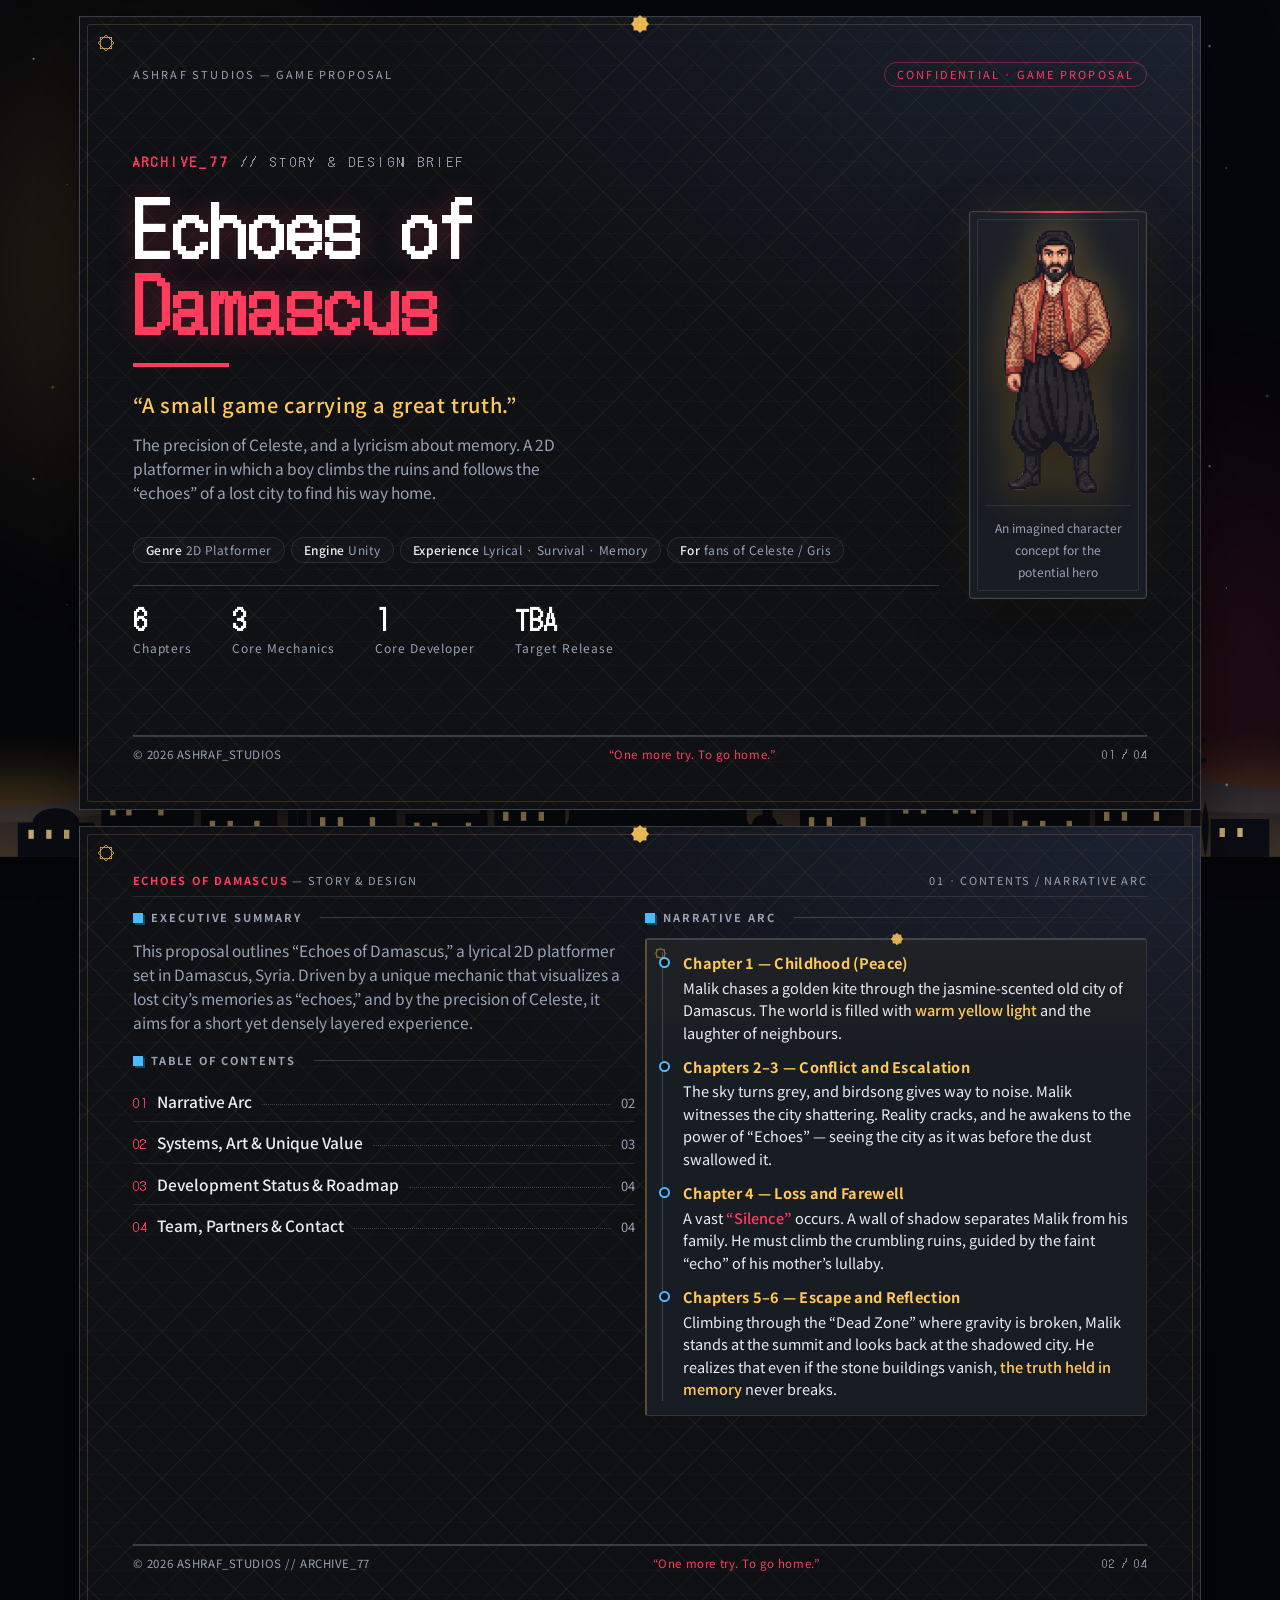
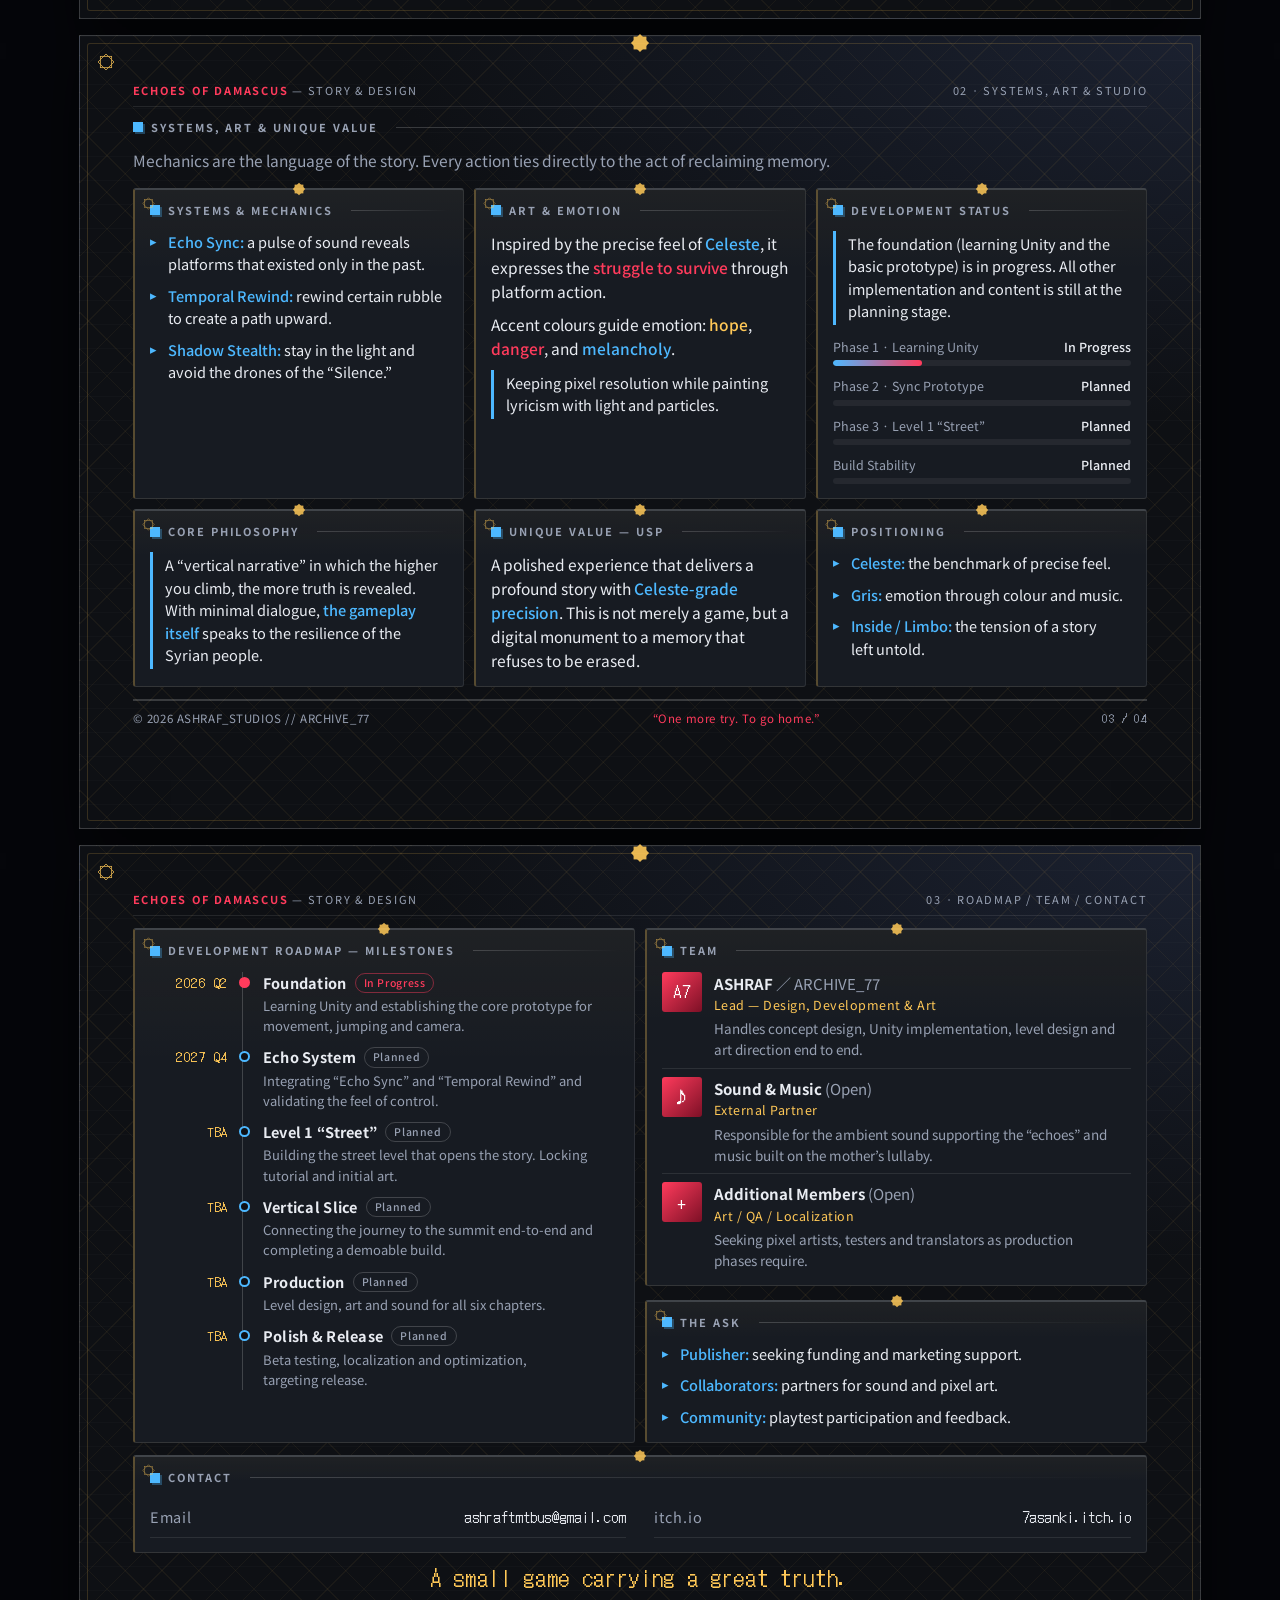
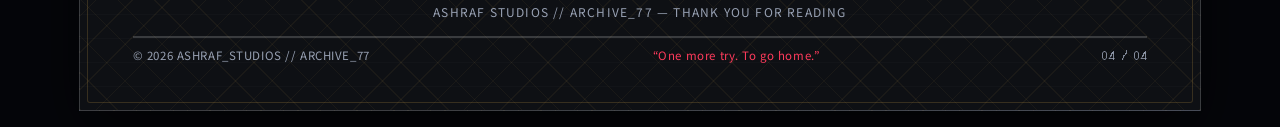
<file: echos.html>
<!DOCTYPE html>
<html lang="ja" dir="ltr">
<head>
    <meta charset="UTF-8">
    <meta name="viewport" content="width=device-width, initial-scale=1.0">

    <!-- SEO -->
    <meta name="description" content="『ダマスカスの残響』企画提案書 — Celeste の精密さと記憶の叙情を軸に、シリア・ダマスカスを舞台とする 2D プラットフォーマーの Story &amp; Design Brief。">
    <meta name="author" content="M Alashraf Tolimat">
    <meta name="theme-color" content="#05060a">
    <link rel="canonical" href="https://malashraftulimat.github.io/My_Portfolio/echos.html">

    <!-- Open Graph -->
    <meta property="og:type" content="article">
    <meta property="og:site_name" content="ASHRAF STUDIOS">
    <meta property="og:title" content="Echoes of Damascus — Story &amp; Design">
    <meta property="og:description" content="A lyrical 2D platformer proposal set in Damascus — the precision of Celeste, and a city's memories reborn as echoes.">
    <meta property="og:url" content="https://malashraftulimat.github.io/My_Portfolio/echos.html">
    <meta property="og:image" content="https://malashraftulimat.github.io/My_Portfolio/og-image.png">
    <meta property="og:image:alt" content="Echoes of Damascus — Story &amp; Design proposal cover">
    <meta property="og:image:width" content="1200">
    <meta property="og:image:height" content="630">

    <!-- Twitter -->
    <meta name="twitter:card" content="summary_large_image">
    <meta name="twitter:title" content="Echoes of Damascus — Story &amp; Design">
    <meta name="twitter:description" content="A lyrical 2D platformer proposal set in Damascus.">
    <meta name="twitter:image" content="https://malashraftulimat.github.io/My_Portfolio/og-image.png">

    <title id="meta-title">提案書：ダマスカスの残響 — Story &amp; Design</title>
    <link rel="preconnect" href="https://fonts.googleapis.com">
    <link rel="preconnect" href="https://fonts.gstatic.com" crossorigin>
    <link href="https://fonts.googleapis.com/css2?family=DotGothic16&family=Noto+Sans+JP:wght@300;400;500;700&family=Noto+Sans+KR:wght@300;400;500;700&family=Noto+Sans+Arabic:wght@300;400;500;700&display=swap" rel="stylesheet">
    <style>
        :root {
            --ink:            #0e1014;
            --panel:          #171b22;
            --panel-2:        #1d222b;
            --line:           rgba(255, 255, 255, 0.09);
            --line-strong:    rgba(255, 255, 255, 0.18);
            --text:           #e9ecf2;
            --muted:          #98a1b3;
            --pink:           #ff3b5c;
            --blue:           #4db8ff;
            --gold:           #ffc857;
        }

        @page { size: A4 landscape; margin: 0; }

        * { box-sizing: border-box; }

        body {
            margin: 0;
            padding: 0;
            background: #05060a;
            font-family: 'Noto Sans JP', 'Noto Sans KR', 'Noto Sans Arabic', -apple-system, 'Segoe UI', sans-serif;
            color: var(--text);
            line-height: 1.55;
            font-size: 15.5px;
            font-feature-settings: "palt" 1;
            line-break: strict;
            overflow-wrap: break-word;
            text-wrap: pretty;
            -webkit-font-smoothing: antialiased;
            text-rendering: optimizeLegibility;
        }
        html[lang="ar"] body { font-family: 'Noto Sans Arabic', 'Noto Sans JP', sans-serif; }
        html[lang="ko"] body { font-family: 'Noto Sans KR', 'Noto Sans JP', sans-serif; }

        /* RTL mirroring */
        html[dir="rtl"] .bar i { background: linear-gradient(270deg, var(--blue), var(--pink)); }
        html[dir="rtl"] .runhead, html[dir="rtl"] .footer { letter-spacing: 0; }

        /* ===== Smooth motion ===== */
        html { scroll-behavior: smooth; }
        a, button { transition: transform 0.15s ease, color 0.2s ease, background 0.2s ease, border-color 0.2s ease; }
        a:active, button:active { transform: scale(0.95); }

        /* ================= Pages (A4 landscape) ================= */
        .page {
            width: min(297mm, 100%);
            min-height: 210mm;
            padding: 12mm 14mm;
            margin: 16px auto;
            position: relative;
            display: flex;
            flex-direction: column;
            background:
                repeating-linear-gradient(0deg, transparent 0 23px, rgba(255,255,255,0.015) 23px 24px),
                radial-gradient(120% 80% at 100% 0%, #1b2130 0%, #0e1014 60%);
            border: 1px solid var(--line-strong);
            box-shadow: 0 24px 60px rgba(0,0,0,0.55);
        }

        /* Running header */
        .runhead {
            display: flex;
            justify-content: space-between;
            align-items: center;
            gap: 12px;
            font-size: 11px;
            letter-spacing: 0.16em;
            text-transform: uppercase;
            color: var(--muted);
            padding-bottom: 7px;
            margin-bottom: 12px;
            border-bottom: 1px solid var(--line);
        }
        .runhead b { color: var(--pink); }

        /* ================= Cover ================= */
        .cover { justify-content: space-between; }
        .cover .cover-top {
            display: flex;
            justify-content: space-between;
            align-items: center;
            font-size: 11px;
            letter-spacing: 0.2em;
            text-transform: uppercase;
            color: var(--muted);
        }
        .cover .cover-top .conf {
            color: var(--pink);
            border: 1px solid rgba(255,59,92,0.4);
            border-radius: 999px;
            padding: 3px 12px;
        }
        .cover-body {
            flex: 1;
            display: flex;
            align-items: center;
            gap: 30px;
            min-height: 0;
        }
        .cover .cover-main {
            flex: 1 1 auto;
            min-width: 0;
            display: flex;
            flex-direction: column;
            justify-content: center;
            position: relative;
        }
        .cover .brand {
            font-family: 'DotGothic16', 'Noto Sans KR', 'Noto Sans Arabic', monospace;
            font-size: 13px;
            letter-spacing: 0.26em;
            color: var(--muted);
            text-transform: uppercase;
            margin-bottom: 16px;
        }
        .cover .brand b { color: var(--pink); }
        .cover h1 {
            font-family: 'DotGothic16', 'Noto Sans KR', 'Noto Sans Arabic', monospace;
            font-size: 72px;
            line-height: 1.06;
            margin: 0;
            letter-spacing: 0.03em;
            color: #fff;
        }
        .cover h1 .accent { color: var(--pink); }
        .cover .rule {
            width: 96px; height: 4px;
            background: var(--pink);
            margin: 22px 0;
        }
        .cover .vision-tag {
            font-size: 20px;
            color: var(--gold);
            font-weight: 500;
            letter-spacing: 0.03em;
        }
        .cover .subtitle {
            margin-top: 12px;
            font-size: 15.5px;
            color: var(--muted);
            max-width: 56%;
        }
        .cover .chips { margin-top: 24px; }

        .stats {
            display: grid;
            grid-template-columns: repeat(4, auto);
            justify-content: start;
            gap: 12px 40px;
            margin-top: 22px;
            padding-top: 18px;
            border-top: 1px solid var(--line-strong);
        }
        .stats b {
            display: block;
            font-family: 'DotGothic16', 'Noto Sans KR', 'Noto Sans Arabic', monospace;
            font-size: 27px;
            line-height: 1.1;
            color: #fff;
        }
        .stats span { font-size: 12px; letter-spacing: 0.08em; color: var(--muted); }

        /* ================= Pixel character card (Malik) — from 2dchar.jpg ================= */
        .px-figure {
            position: relative;
            flex: 0 0 178px;
            align-self: center;
            margin: 0;
            width: 178px;
            padding: 18px 15px 15px;
            display: flex;
            flex-direction: column;
            align-items: center;
            gap: 12px;
            background:
                radial-gradient(120% 70% at 50% 0%, rgba(255,255,255,0.045), transparent 62%),
                var(--panel);
            border: 1px solid var(--line-strong);
            border-radius: 4px;
            box-shadow: 0 22px 48px rgba(0,0,0,0.5), inset 0 0 0 1px rgba(255,255,255,0.03);
            z-index: 5;
        }
        /* frame accents */
        .px-figure::before {
            content: "";
            position: absolute;
            top: -1px; left: 16px; right: 16px;
            height: 2px;
            background: linear-gradient(90deg, transparent, var(--pink), transparent);
        }
        .px-figure::after {
            content: "";
            position: absolute;
            inset: 7px;
            border: 1px solid var(--line);
            border-radius: 2px;
            pointer-events: none;
        }
        .px-char {
            display: block;
            width: 108px;
            height: 263px;
            object-fit: contain;
            transform-origin: 50% 100%;
            animation: none;
            filter: drop-shadow(0 12px 16px rgba(0,0,0,0.6));
            user-select: none;
            -webkit-user-drag: none;
        }
        .px-caption {
            width: 100%;
            padding-top: 11px;
            border-top: 1px solid var(--line);
            text-align: center;
            font-size: 12px;
            line-height: 1.85;
            letter-spacing: normal;
            color: var(--muted);
        }
        /* ================= Chips ================= */
        .chips { display: flex; flex-wrap: wrap; gap: 6px; }
        .chips span {
            font-size: 12px;
            letter-spacing: 0.04em;
            color: var(--muted);
            border: 1px solid var(--line);
            background: rgba(255,255,255,0.02);
            border-radius: 999px;
            padding: 3px 12px;
        }
        .chips span b { color: var(--text); font-weight: 500; }

        /* ================= Layout decks ================= */
        .deck { display: grid; gap: 10px; align-content: start; }
        .deck.two   { grid-template-columns: 1fr 1fr; }
        .deck.three { grid-template-columns: repeat(3, 1fr); }
        .span-2 { grid-column: span 2; }
        .span-3 { grid-column: span 3; }

        /* ================= Table of contents ================= */
        .toc a {
            display: flex;
            align-items: baseline;
            gap: 10px;
            text-decoration: none;
            color: var(--text);
            padding: 8px 0;
            border-bottom: 1px solid var(--line);
        }
        .toc a:last-child { border-bottom: none; }
        .toc .num {
            font-family: 'DotGothic16', monospace;
            color: var(--pink);
            font-size: 13px;
            flex: none;
        }
        .toc .t { font-size: 15.5px; font-weight: 500; }
        .toc .d {
            flex: 1;
            border-bottom: 1px dotted var(--line-strong);
            transform: translateY(-3px);
        }
        .toc .pg { color: var(--muted); font-size: 13px; flex: none; }

        .lead {
            font-size: 15.5px;
            color: var(--muted);
            margin: 0 0 16px;
        }

        /* ================= Cards ================= */
        section {
            position: relative;
            background: var(--panel);
            border: 1px solid var(--line);
            border-top: 2px solid var(--line-strong);
            border-radius: 3px;
            padding: 12px 15px 14px;
            break-inside: avoid;
        }
        h2 {
            display: flex;
            align-items: center;
            gap: 8px;
            font-size: 11px;
            font-weight: 700;
            letter-spacing: 0.18em;
            text-transform: uppercase;
            color: var(--muted);
            margin: 0 0 12px;
        }
        h2::before {
            content: "";
            width: 10px; height: 10px;
            background: var(--blue);
            box-shadow: 2px 2px 0 rgba(77,184,255,0.3);
            flex: none;
        }

        p { margin: 0 0 9px; }
        p:last-child { margin-bottom: 0; }

        /* Narrative timeline */
        .story-block {
            position: relative;
            padding-block: 0;
            padding-inline: 20px 0;
            border-inline-start: 1px solid var(--line-strong);
            padding-bottom: 12px;
        }
        .story-block:last-child { padding-bottom: 0; }
        .story-block::before {
            content: "";
            position: absolute;
            inset-inline-start: -4px; top: 5px;
            width: 7px; height: 7px;
            background: var(--ink);
            border: 2px solid var(--blue);
            border-radius: 50%;
        }
        .chapter-title {
            font-size: 14.5px;
            font-weight: 700;
            color: var(--gold);
            margin-bottom: 2px;
            letter-spacing: 0.02em;
        }
        .story-block p { font-size: 14.5px; }

        /* Lists */
        ul { list-style: none; padding: 0; margin: 0; }
        li {
            position: relative;
            padding-inline-start: 18px;
            margin-bottom: 9px;
            font-size: 14.5px;
        }
        li:last-child { margin-bottom: 0; }
        li::before {
            content: "▸";
            position: absolute;
            inset-inline-start: 0; top: 0;
            color: var(--blue);
            font-size: 13px;
        }
        html[dir="rtl"] li::before { content: "◂"; }

        .highlight { color: var(--blue); font-weight: 500; }
        .danger    { color: var(--pink); font-weight: 500; }
        .hope      { color: var(--gold); font-weight: 500; }

        /* Progress */
        .progress { margin-bottom: 10px; }
        .progress:last-child { margin-bottom: 0; }
        .progress-label {
            display: flex;
            justify-content: space-between;
            font-size: 12.5px;
            color: var(--muted);
            margin-bottom: 4px;
        }
        .progress-label b { color: var(--text); font-weight: 500; }
        .bar {
            height: 6px;
            background: rgba(255,255,255,0.06);
            border-radius: 999px;
            overflow: hidden;
        }
        .bar i {
            display: block;
            height: 100%;
            border-radius: 999px;
            background: linear-gradient(90deg, var(--blue), var(--pink));
        }

        .quote {
            border-inline-start: 3px solid var(--blue);
            padding: 2px 0;
            padding-inline-start: 12px;
            font-size: 14.5px;
        }

        /* ============ Roadmap ============ */
        .roadmap { margin-top: 2px; }
        .milestone {
            display: grid;
            grid-template-columns: 78px 1fr;
            gap: 14px;
        }
        .milestone .when {
            font-family: 'DotGothic16', monospace;
            font-size: 13px;
            color: var(--gold);
            text-align: end;
            padding-top: 1px;
            letter-spacing: 0.04em;
        }
        .milestone .what {
            position: relative;
            padding-inline-start: 20px;
            padding-bottom: 10px;
            border-inline-start: 1px solid var(--line-strong);
        }
        .milestone:last-child .what { padding-bottom: 0; }
        .milestone .what::before {
            content: "";
            position: absolute;
            inset-inline-start: -4px; top: 5px;
            width: 7px; height: 7px;
            background: var(--ink);
            border: 2px solid var(--blue);
            border-radius: 50%;
        }
        .milestone.done .what::before { border-color: var(--gold); }
        .milestone.active .what::before { border-color: var(--pink); background: var(--pink); }
        .milestone h3 {
            font-size: 14.5px;
            font-weight: 700;
            margin: 0 0 2px;
            letter-spacing: 0.02em;
            display: flex;
            align-items: center;
            gap: 8px;
        }
        .milestone h3 .tag {
            font-size: 10.5px;
            font-weight: 500;
            letter-spacing: 0.06em;
            padding: 1px 8px;
            border-radius: 999px;
            border: 1px solid var(--line-strong);
            color: var(--muted);
        }
        .milestone.done h3 .tag   { color: var(--gold); border-color: rgba(255,200,87,0.4); }
        .milestone.active h3 .tag { color: var(--pink); border-color: rgba(255,59,92,0.45); }
        .milestone p { font-size: 13px; color: var(--muted); margin: 0; }

        /* ============ Team & Contact ============ */
        .person { display: flex; gap: 12px; align-items: flex-start; }
        .person + .person { margin-top: 8px; padding-top: 8px; border-top: 1px solid var(--line); }
        .mono {
            flex: none;
            width: 40px; height: 40px;
            display: grid; place-items: center;
            font-family: 'DotGothic16', 'Noto Sans KR', 'Noto Sans Arabic', monospace;
            font-size: 17px;
            color: #fff;
            background: linear-gradient(135deg, var(--pink), #7d1026);
            border-radius: 3px;
        }
        .person .pname { font-size: 15px; font-weight: 700; }
        .person .prole { font-size: 12.5px; color: var(--gold); letter-spacing: 0.04em; }
        .person .pdesc { font-size: 13.5px; color: var(--muted); margin: 4px 0 0; }

        .contact {
            display: grid;
            grid-template-columns: 1fr 1fr;
            gap: 0 28px;
        }
        .contact .c {
            display: flex;
            justify-content: space-between;
            gap: 12px;
            border-bottom: 1px solid var(--line);
            padding: 8px 0;
            font-size: 14.5px;
        }
        .contact .c .k { color: var(--muted); letter-spacing: 0.06em; }
        .contact .c .v { color: var(--text); font-family: 'DotGothic16', monospace; }
        .contact .c a.v { text-decoration: none; }
        .contact .c a.v:hover { color: var(--pink); text-decoration: underline; }

        .closing { text-align: center; padding: 6px 0 2px; }
        .closing .big {
            font-family: 'DotGothic16', 'Noto Sans KR', 'Noto Sans Arabic', monospace;
            font-size: 22px;
            color: var(--gold);
            letter-spacing: 0.03em;
        }
        .closing .sig {
            margin-top: 10px;
            font-size: 12px;
            letter-spacing: 0.1em;
            color: var(--muted);
            text-transform: uppercase;
        }

        /* ================= Footer ================= */
        .footer {
            margin-top: 12px;
            padding-top: 9px;
            border-top: 2px solid var(--line-strong);
            display: flex;
            justify-content: space-between;
            align-items: center;
            gap: 16px;
            font-size: 11.5px;
            letter-spacing: 0.05em;
            color: var(--muted);
        }
        .footer .tag { color: var(--pink); }
        .footer .pn { font-family: 'DotGothic16', monospace; }

        /* ================= Accessibility ================= */
        a:focus-visible, button:focus-visible {
            outline: 2px solid var(--blue);
            outline-offset: 3px;
            border-radius: 2px;
        }
        ::selection { background: var(--pink); color: #fff; }

        /* ================= Responsive (screen only) ================= */
        @media screen { html { scroll-behavior: smooth; } }
        @media screen and (max-width: 900px) {
            .page { width: auto; min-height: 0; padding: 22px 18px; margin: 8px; }
            .deck.two, .deck.three { grid-template-columns: 1fr; }
            .span-2, .span-3 { grid-column: auto; }
            .cover h1 { font-size: 44px; }
            .cover .subtitle { max-width: 100%; }
            .cover-body { flex-direction: column; align-items: center; gap: 18px; }
            .cover .px-figure { flex: none; width: 200px; }
            .cover .px-char { width: 96px; height: 234px; }
            .stats { grid-template-columns: repeat(2, 1fr); }
            .runhead { flex-wrap: wrap; gap: 4px 12px; }
            .milestone { grid-template-columns: 1fr; gap: 2px; }
            .milestone .when { text-align: start; }
            .contact { grid-template-columns: 1fr; }
            .footer { flex-wrap: wrap; justify-content: flex-start; gap: 4px 14px; }
        }
        @media (prefers-reduced-motion: reduce) {
            html { scroll-behavior: auto; }
            .px-char { animation: none; }
        }

        /* ================= Atmosphere (screen only) ================= */
        .echo-bg, .echo-grain { display: none; }
        @media screen {
            main { position: relative; z-index: 1; }

            /* ---- backdrop root ---- */
            .echo-bg {
                display: block;
                position: fixed;
                inset: 0;
                z-index: 0;
                overflow: hidden;
                pointer-events: none;
            }

            /* echo ripples — expanding sound-waves */
            .echo-ripples { position: absolute; left: 50%; top: 36%; }
            .echo-ripples i {
                position: absolute;
                left: 50%; top: 50%;
                transform: translate(-50%, -50%);
                width: 12px; height: 12px;
                border-radius: 50%;
                border: 1.5px solid rgba(255,200,87,.55);
                opacity: 0;
                animation: echoRipple 11s ease-out infinite;
            }
            .echo-ripples i:nth-child(2) { border-color: rgba(255,59,92,.5); animation-delay: 3.6s; }
            .echo-ripples i:nth-child(3) { border-color: rgba(77,184,255,.5); animation-delay: 7.2s; }
            @keyframes echoRipple {
                0%   { width: 12px;   height: 12px;   opacity: 0; }
                10%  { opacity: .55; }
                100% { width: 1150px; height: 1150px; opacity: 0; }
            }

            /* warm lantern glows */
            .echo-glow { position: absolute; inset: 0; }
            .echo-glow::before, .echo-glow::after {
                content: "";
                position: absolute;
                width: 62vmax; height: 62vmax;
                border-radius: 50%;
                filter: blur(64px);
                opacity: .16;
            }
            .echo-glow::before {
                left: -18%; top: -14%;
                background: radial-gradient(circle, rgba(255,200,87,.95), transparent 60%);
                animation: glowDrift 32s ease-in-out infinite alternate;
            }
            .echo-glow::after {
                right: -22%; bottom: -22%;
                background: radial-gradient(circle, rgba(255,59,92,.85), transparent 62%);
                animation: glowDrift 40s ease-in-out infinite alternate-reverse;
            }
            @keyframes glowDrift {
                from { transform: translate3d(-3%,-2%,0) scale(1); }
                to   { transform: translate3d(4%,3%,0) scale(1.16); }
            }

            /* drifting jasmine / memory motes */
            .echo-motes {
                position: absolute; inset: 0;
                opacity: .55;
                background-image:
                    radial-gradient(2px 2px at 12% 88%, rgba(255,200,87,.8), transparent),
                    radial-gradient(1.5px 1.5px at 32% 62%, rgba(255,255,255,.7), transparent),
                    radial-gradient(2px 2px at 55% 95%, rgba(255,59,92,.7), transparent),
                    radial-gradient(1.5px 1.5px at 72% 70%, rgba(255,200,87,.7), transparent),
                    radial-gradient(2px 2px at 88% 90%, rgba(77,184,255,.7), transparent),
                    radial-gradient(1.5px 1.5px at 44% 40%, rgba(255,255,255,.5), transparent);
                background-size: 440px 440px;
                animation: moteRise 34s linear infinite, moteDrift 12s ease-in-out infinite alternate;
            }
            @keyframes moteRise { from { background-position: 0 0; } to { background-position: 0 -440px; } }
            @keyframes moteDrift { from { transform: translateX(-1%); } to { transform: translateX(1%); } }

            /* night sky — twinkling stars + crescent moon */
            .echo-sky { position: absolute; inset: 0; }
            .echo-stars {
                position: absolute; inset: 0;
                opacity: .7;
                background-image:
                    radial-gradient(1.5px 1.5px at 8% 14%, rgba(255,255,255,.9), transparent),
                    radial-gradient(1px 1px at 22% 26%, rgba(255,255,255,.7), transparent),
                    radial-gradient(1.6px 1.6px at 36% 9%, rgba(255,240,200,.9), transparent),
                    radial-gradient(1px 1px at 48% 30%, rgba(255,255,255,.6), transparent),
                    radial-gradient(1.4px 1.4px at 62% 16%, rgba(200,225,255,.85), transparent),
                    radial-gradient(1px 1px at 74% 34%, rgba(255,255,255,.6), transparent),
                    radial-gradient(1.7px 1.7px at 88% 11%, rgba(255,240,200,.9), transparent),
                    radial-gradient(1px 1px at 16% 44%, rgba(255,255,255,.5), transparent),
                    radial-gradient(1.2px 1.2px at 92% 40%, rgba(255,255,255,.6), transparent);
                background-size: 420px 420px;
                animation: starTwinkle 5s ease-in-out infinite alternate, starRise 90s linear infinite;
            }
            @keyframes starTwinkle { from { opacity: .35; } to { opacity: .85; } }
            @keyframes starRise { from { background-position: 0 0; } to { background-position: 0 -420px; } }
            .echo-moon {
                position: absolute; top: 9%; right: 13%;
                width: clamp(84px, 9vw, 132px); height: auto;
                filter: drop-shadow(0 0 26px rgba(255,216,138,.45));
                animation: moonGlow 7s ease-in-out infinite;
            }
            @keyframes moonGlow {
                0%, 100% { filter: drop-shadow(0 0 22px rgba(255,216,138,.35)); }
                50%      { filter: drop-shadow(0 0 38px rgba(255,216,138,.6)); }
            }

            /* Damascus skyline silhouette */
            .echo-skyline {
                position: absolute; left: 0; right: 0; bottom: 0;
                height: min(30vh, 280px);
                opacity: .95;
            }
            .echo-skyline svg { display: block; width: 100%; height: 100%; }

            /* cinematic film grain */
            .echo-grain {
                display: block;
                position: fixed; inset: -50%;
                z-index: 2; pointer-events: none;
                opacity: .05; mix-blend-mode: overlay;
                background-image: url("data:image/svg+xml,%3Csvg xmlns='http://www.w3.org/2000/svg' width='140' height='140'%3E%3Cfilter id='n'%3E%3CfeTurbulence type='fractalNoise' baseFrequency='0.85' numOctaves='2' stitchTiles='stitch'/%3E%3C/filter%3E%3Crect width='100%25' height='100%25' filter='url(%23n)'/%3E%3C/svg%3E");
                animation: grainShift .6s steps(3) infinite;
            }
            @keyframes grainShift {
                0%   { transform: translate3d(0,0,0); }
                33%  { transform: translate3d(-2%,1%,0); }
                66%  { transform: translate3d(1%,-2%,0); }
                100% { transform: translate3d(0,0,0); }
            }

            /* ---- page & card ornamentation ---- */
            .page {
                background-image:
                    repeating-linear-gradient(45deg, rgba(255,200,87,.05) 0 1px, transparent 1px 26px),
                    repeating-linear-gradient(-45deg, rgba(255,200,87,.05) 0 1px, transparent 1px 26px),
                    repeating-linear-gradient(0deg, transparent 0 23px, rgba(255,255,255,0.015) 23px 24px),
                    radial-gradient(120% 80% at 100% 0%, #1b2130 0%, #0e1014 60%);
            }
            .page::before {
                content: "";
                position: absolute; inset: 7px;
                border: 1px solid rgba(255,200,87,.20);
                border-radius: 3px;
                pointer-events: none;
                z-index: 3;
                opacity: .85;
                background-image: url("data:image/svg+xml,%3Csvg xmlns='http://www.w3.org/2000/svg' viewBox='0 0 24 24'%3E%3Cg fill='none' stroke='%23ffc857' stroke-width='1.1'%3E%3Crect x='4.5' y='4.5' width='15' height='15'/%3E%3Crect x='4.5' y='4.5' width='15' height='15' transform='rotate(45 12 12)'/%3E%3C/g%3E%3C/svg%3E");
                background-repeat: no-repeat;
                background-position: top 9px left 9px, top 9px right 9px, bottom 9px left 9px, bottom 9px right 9px;
                background-size: 18px 18px;
            }
            .page::after {
                content: "";
                position: absolute; top: 7px; left: 50%; transform: translate(-50%,-50%);
                width: 22px; height: 22px; pointer-events: none; z-index: 3;
                background: url("data:image/svg+xml,%3Csvg xmlns='http://www.w3.org/2000/svg' viewBox='0 0 24 24'%3E%3Cg fill='%23ffc857'%3E%3Crect x='5' y='5' width='14' height='14'/%3E%3Crect x='5' y='5' width='14' height='14' transform='rotate(45 12 12)'/%3E%3C/g%3E%3C/svg%3E") center/contain no-repeat;
                opacity: .9;
            }
            section {
                background:
                    linear-gradient(180deg, rgba(255,200,87,.035), transparent 26%),
                    var(--panel);
                border-inline-start: 2px solid rgba(255,200,87,.28);
            }
            /* 8-point khatim stars at each card corner */
            section::before {
                content: "";
                position: absolute; inset: 0;
                pointer-events: none; z-index: 2;
                opacity: .6;
                background-image: url("data:image/svg+xml,%3Csvg xmlns='http://www.w3.org/2000/svg' viewBox='0 0 24 24'%3E%3Cg fill='none' stroke='%23ffc857' stroke-width='1.1'%3E%3Crect x='4.5' y='4.5' width='15' height='15'/%3E%3Crect x='4.5' y='4.5' width='15' height='15' transform='rotate(45 12 12)'/%3E%3C/g%3E%3C/svg%3E");
                background-repeat: no-repeat;
                background-position: top 7px left 7px, top 7px right 7px, bottom 7px left 7px, bottom 7px right 7px;
                background-size: 13px 13px;
            }
            /* centered khatim on the top rule */
            section::after {
                content: "";
                position: absolute; top: -1px; left: 50%; transform: translate(-50%,-50%);
                width: 15px; height: 15px; pointer-events: none; z-index: 3;
                background: url("data:image/svg+xml,%3Csvg xmlns='http://www.w3.org/2000/svg' viewBox='0 0 24 24'%3E%3Cg fill='%23ffc857'%3E%3Crect x='5' y='5' width='14' height='14'/%3E%3Crect x='5' y='5' width='14' height='14' transform='rotate(45 12 12)'/%3E%3C/g%3E%3C/svg%3E") center/contain no-repeat;
                opacity: .85;
            }
            h2::after {
                content: ""; flex: 1; height: 1px; margin-inline-start: 10px;
                background: linear-gradient(90deg, var(--line-strong), transparent);
            }
            html[dir="rtl"] h2::after { background: linear-gradient(270deg, var(--line-strong), transparent); }

            /* golden aura for the pixel hero */
            .px-figure {
                box-shadow: 0 22px 48px rgba(0,0,0,.5), inset 0 0 0 1px rgba(255,255,255,.03), 0 0 44px rgba(255,200,87,.10);
            }
            /* static golden glow (no animation) */
            .px-char { animation: none; filter: drop-shadow(0 12px 16px rgba(0,0,0,.6)) drop-shadow(0 0 16px rgba(255,200,87,.4)); }
            .cover h1 { text-shadow: 0 0 28px rgba(255,59,92,.28); }

            /* Moving backgrounds disabled */
            .echo-ripples i, .echo-glow::before, .echo-glow::after,
            .echo-motes, .echo-grain, .echo-stars, .echo-moon { animation: none; }
        }

        /* ================= Print ================= */
        @media print {
            body { background: #fff; color: #111; }
            .page {
                margin: 0; border: none; box-shadow: none;
                min-height: 0; width: 297mm; height: 210mm;
                background: #fff;
                break-after: page; page-break-after: always;
            }
            .page:last-child { break-after: auto; page-break-after: auto; }
            .runhead { border-bottom-color: #ddd; color: #555; }
            .runhead b { color: #b30030; }
            .cover { background: #fff; }
            h1, h1 .accent, li, p, .toc a, .toc .t, .story-block p { color: #111; }
            .cover .brand, .cover .cover-top { color: #555; }
            .cover .brand b, .footer .tag, .toc .num { color: #b30030; }
            .vision-tag, .chapter-title, .hope { color: #8a6d00; }
            .highlight { color: #0b5d8a; }
            .danger { color: #b30030; }
            .lead { color: #555; }
            .px-figure { background: #fff; border-color: #ccc; box-shadow: none; }
            .px-figure::before { background: #b30030; }
            .px-figure::after { border-color: #ddd; }
            .px-caption { color: #555; border-top-color: #ddd; }
            .stats { border-top-color: #ddd; }
            .stats b { color: #111; }
            .stats span { color: #555; }
            section { background: #fff; border: 1px solid #ccc; border-top: 2px solid #111; }
            .chips span { border-color: #ccc; color: #555; background: none; }
            .chips span b { color: #111; }
            h2::before { background: #111; box-shadow: none; }
            .story-block { border-inline-start-color: #ccc; }
            .story-block::before { background: #fff; border-color: #0b5d8a; }
            .milestone .when { color: #8a6d00; }
            .milestone .what { border-inline-start-color: #ccc; }
            .milestone .what::before { background: #fff; border-color: #0b5d8a; }
            .milestone.done .what::before { border-color: #8a6d00; }
            .milestone.active .what::before { border-color: #b30030; background: #b30030; }
            .milestone h3 .tag { color: #555; border-color: #bbb; }
            .milestone.done h3 .tag { color: #8a6d00; border-color: #c9a94a; }
            .milestone.active h3 .tag { color: #b30030; border-color: #d98a9f; }
            .milestone p { color: #333; }
            .person + .person { border-top-color: #ddd; }
            .person .pname { color: #111; }
            .person .prole { color: #8a6d00; }
            .person .pdesc { color: #555; }
            .mono { background: #b30030; }
            .contact .c { border-bottom-color: #ddd; }
            .contact .c .k { color: #555; }
            .contact .c .v { color: #111; }
            .closing .big { color: #8a6d00; }
            .closing .sig { color: #555; }
            .bar { background: #e5e5e5; }
            .bar i { background: #111; }
            .footer { border-top-color: #111; color: #555; }
            .toc a { border-bottom-color: #ddd; }
            .toc .d { border-bottom-color: #bbb; }
        }
        /* ---------- Tenno (TT) script mode ---------- */
        @font-face {
            font-family: 'tenObet';
            src: url('tennobet.ttf') format('truetype');
            font-display: swap;
        }
        body.tenno-active,
        body.tenno-active :not(i):not(code):not(pre):not(input):not(textarea):not(select):not(option):not(svg):not(svg *) {
            font-family: 'tenObet', sans-serif !important;
        }
    </style>
</head>
<body>

    <div class="echo-bg" aria-hidden="true">
        <div class="echo-glow"></div>
        <div class="echo-sky">
            <div class="echo-stars"></div>
            <svg class="echo-moon" viewBox="0 0 120 120" xmlns="http://www.w3.org/2000/svg" aria-hidden="true">
                <defs>
                    <mask id="echoMoon2">
                        <rect width="120" height="120" fill="#000"/>
                        <circle cx="60" cy="60" r="46" fill="#fff"/>
                        <circle cx="86" cy="46" r="42" fill="#000"/>
                    </mask>
                </defs>
                <circle cx="60" cy="60" r="46" fill="#ffd88a" mask="url(#echoMoon2)"/>
            </svg>
        </div>
        <div class="echo-ripples"><i></i><i></i><i></i></div>
        <div class="echo-motes"></div>
        <div class="echo-skyline">
            <svg viewBox="0 0 1440 300" preserveAspectRatio="none" xmlns="http://www.w3.org/2000/svg" aria-hidden="true">
                <defs>
                    <linearGradient id="echoHorizon" x1="0" y1="0" x2="0" y2="1">
                        <stop offset="0" stop-color="#ffc857" stop-opacity="0"/>
                        <stop offset="1" stop-color="#ffb347" stop-opacity=".32"/>
                    </linearGradient>
                    <radialGradient id="echoMosqueGlow" cx="50%" cy="50%" r="50%">
                        <stop offset="0" stop-color="#ffd88a" stop-opacity=".22"/>
                        <stop offset="1" stop-color="#ffd88a" stop-opacity="0"/>
                    </radialGradient>
                    <linearGradient id="echoHaze" x1="0" y1="0" x2="0" y2="1">
                        <stop offset="0" stop-color="#ffb347" stop-opacity="0"/>
                        <stop offset="1" stop-color="#ffb347" stop-opacity=".20"/>
                    </linearGradient>
                </defs>

                <!-- warm dusk horizon -->
                <rect x="0" y="110" width="1440" height="190" fill="url(#echoHorizon)"/>

                <!-- Mount Qasioun — the ridge overlooking Damascus -->
                <path d="M0,252 L0,198 C140,188 320,150 540,118 C650,103 720,138 820,150 C920,162 980,124 1080,128 C1200,133 1310,168 1440,178 L1440,252 Z" fill="#20222f" opacity=".95"/>
                <!-- a nearer, darker slope for depth -->
                <path d="M0,252 L0,214 C160,206 300,178 470,168 C600,160 720,176 860,180 C1000,184 1140,196 1440,204 L1440,252 Z" fill="#151621" opacity=".9"/>
                <!-- atmospheric haze at the foot of the mountain -->
                <rect x="0" y="150" width="1440" height="110" fill="url(#echoHaze)"/>
                <!-- slope lights (Qasioun at night) -->
                <g fill="#ffc857" opacity=".55">
                    <circle cx="300" cy="158" r="1.6"/>
                    <circle cx="380" cy="150" r="1.3"/>
                    <circle cx="450" cy="140" r="1.6"/>
                    <circle cx="560" cy="128" r="1.8"/>
                    <circle cx="640" cy="136" r="1.4"/>
                    <circle cx="720" cy="146" r="1.5"/>
                    <circle cx="1000" cy="136" r="1.6"/>
                    <circle cx="1080" cy="138" r="1.8"/>
                    <circle cx="1180" cy="146" r="1.4"/>
                    <circle cx="1300" cy="164" r="1.5"/>
                    <circle cx="1380" cy="172" r="1.4"/>
                </g>

                <!-- distant minarets on the ridge -->
                <g fill="#151625">
                    <rect x="300" y="122" width="8" height="130"/>
                    <ellipse cx="304" cy="122" rx="8" ry="8"/>
                    <polygon points="300,122 308,122 304,104"/>
                    <rect x="1120" y="134" width="8" height="118"/>
                    <ellipse cx="1124" cy="134" rx="8" ry="8"/>
                    <polygon points="1120,134 1128,134 1124,118"/>
                    <ellipse cx="980" cy="212" rx="42" ry="26"/>
                </g>

                <!-- spotlight behind the Umayyad Mosque -->
                <ellipse cx="740" cy="200" rx="240" ry="130" fill="url(#echoMosqueGlow)"/>

                <!-- ================= NEAR CITY ================= -->
                <g fill="#0b0c14">

                    <!-- left old-city houses -->
                    <rect x="20" y="214" width="86" height="38"/>
                    <ellipse cx="63" cy="214" rx="26" ry="16"/>
                    <rect x="114" y="186" width="104" height="66"/>
                    <rect x="120" y="204" width="30" height="22"/>
                    <rect x="158" y="204" width="30" height="22"/>
                    <rect x="226" y="200" width="86" height="52"/>
                    <ellipse cx="269" cy="200" rx="28" ry="18"/>

                    <!-- Minaret A -->
                    <rect x="324" y="112" width="10" height="140"/>
                    <rect x="317" y="150" width="24" height="5"/>
                    <rect x="317" y="128" width="24" height="5"/>
                    <polygon points="324,112 334,112 329,90"/>
                    <rect x="327" y="84" width="3" height="8"/>

                    <rect x="350" y="196" width="96" height="56"/>
                    <rect x="456" y="204" width="92" height="48"/>
                    <rect x="556" y="190" width="80" height="62"/>

                    <!-- ===== Umayyad Mosque ===== -->
                    <!-- courtyard arcade -->
                    <rect x="600" y="216" width="280" height="36"/>
                    <ellipse cx="620" cy="216" rx="14" ry="11"/>
                    <ellipse cx="652" cy="216" rx="14" ry="11"/>
                    <ellipse cx="684" cy="216" rx="14" ry="11"/>
                    <ellipse cx="716" cy="216" rx="14" ry="11"/>
                    <ellipse cx="764" cy="216" rx="14" ry="11"/>
                    <ellipse cx="796" cy="216" rx="14" ry="11"/>
                    <ellipse cx="828" cy="216" rx="14" ry="11"/>
                    <ellipse cx="860" cy="216" rx="14" ry="11"/>
                    <!-- prayer hall + great dome -->
                    <rect x="640" y="188" width="200" height="64"/>
                    <ellipse cx="740" cy="188" rx="86" ry="60"/>
                    <rect x="738" y="112" width="4" height="16"/>
                    <circle cx="740" cy="110" r="4"/>
                    <!-- Minaret of the Bride (left) -->
                    <rect x="604" y="120" width="10" height="132"/>
                    <rect x="597" y="158" width="24" height="5"/>
                    <rect x="597" y="136" width="24" height="5"/>
                    <polygon points="604,120 614,120 609,96"/>
                    <rect x="607.5" y="90" width="3" height="8"/>
                    <!-- Minaret of Jesus (right, taller) -->
                    <rect x="858" y="96" width="11" height="156"/>
                    <rect x="851" y="140" width="25" height="5"/>
                    <rect x="851" y="112" width="25" height="5"/>
                    <polygon points="858,96 869,96 863.5,72"/>
                    <rect x="862" y="66" width="3" height="8"/>

                    <!-- right old-city houses -->
                    <rect x="900" y="196" width="96" height="56"/>
                    <ellipse cx="948" cy="196" rx="30" ry="18"/>
                    <rect x="1002" y="182" width="104" height="70"/>
                    <rect x="1010" y="202" width="28" height="22"/>
                    <rect x="1048" y="202" width="28" height="22"/>

                    <!-- Minaret B -->
                    <rect x="1116" y="108" width="10" height="144"/>
                    <rect x="1109" y="146" width="24" height="5"/>
                    <rect x="1109" y="124" width="24" height="5"/>
                    <polygon points="1116,108 1126,108 1121,86"/>
                    <rect x="1119.5" y="80" width="3" height="8"/>

                    <rect x="1140" y="200" width="86" height="52"/>
                    <ellipse cx="1183" cy="200" rx="28" ry="18"/>
                    <rect x="1232" y="190" width="100" height="62"/>

                    <!-- Minaret C (tall) -->
                    <rect x="1340" y="104" width="10" height="148"/>
                    <rect x="1333" y="142" width="24" height="5"/>
                    <rect x="1333" y="120" width="24" height="5"/>
                    <polygon points="1340,104 1350,104 1345,82"/>
                    <rect x="1343.5" y="76" width="3" height="8"/>

                    <rect x="1362" y="210" width="66" height="42"/>

                    <!-- cypress trees -->
                    <path d="M340,252 C332,214 334,190 340,168 C346,190 348,214 340,252 Z"/>
                    <path d="M544,252 C537,220 539,200 544,182 C549,200 551,220 544,252 Z"/>
                    <path d="M1130,252 C1123,220 1125,200 1130,182 C1135,200 1137,220 1130,252 Z"/>
                    <path d="M1356,252 C1350,224 1352,206 1356,190 C1360,206 1362,224 1356,252 Z"/>
                </g>

                <!-- warm lit windows -->
                <g fill="#ffd88a" opacity=".82">
                    <rect x="32" y="222" width="6" height="10"/><rect x="52" y="222" width="6" height="10"/><rect x="72" y="222" width="6" height="10"/>
                    <rect x="124" y="196" width="6" height="10"/><rect x="142" y="196" width="6" height="10"/><rect x="178" y="196" width="6" height="10"/>
                    <rect x="124" y="224" width="6" height="10"/><rect x="160" y="224" width="6" height="10"/><rect x="196" y="224" width="6" height="10"/>
                    <rect x="236" y="212" width="6" height="10"/><rect x="256" y="212" width="6" height="10"/><rect x="286" y="212" width="6" height="10"/>
                    <rect x="236" y="234" width="6" height="10"/><rect x="272" y="234" width="6" height="10"/>
                    <rect x="360" y="208" width="6" height="10"/><rect x="380" y="208" width="6" height="10"/><rect x="416" y="208" width="6" height="10"/>
                    <rect x="360" y="232" width="6" height="10"/><rect x="398" y="232" width="6" height="10"/><rect x="432" y="232" width="6" height="10"/>
                    <rect x="466" y="214" width="6" height="10"/><rect x="486" y="214" width="6" height="10"/><rect x="524" y="214" width="6" height="10"/>
                    <rect x="566" y="202" width="6" height="10"/><rect x="586" y="202" width="6" height="10"/><rect x="606" y="202" width="6" height="10"/>
                    <rect x="566" y="228" width="6" height="10"/><rect x="606" y="228" width="6" height="10"/>
                    <rect x="910" y="208" width="6" height="10"/><rect x="930" y="208" width="6" height="10"/><rect x="968" y="208" width="6" height="10"/>
                    <rect x="910" y="232" width="6" height="10"/><rect x="948" y="232" width="6" height="10"/><rect x="982" y="232" width="6" height="10"/>
                    <rect x="1016" y="194" width="6" height="10"/><rect x="1036" y="194" width="6" height="10"/><rect x="1072" y="194" width="6" height="10"/><rect x="1092" y="194" width="6" height="10"/>
                    <rect x="1016" y="226" width="6" height="10"/><rect x="1054" y="226" width="6" height="10"/><rect x="1092" y="226" width="6" height="10"/>
                    <rect x="1150" y="212" width="6" height="10"/><rect x="1170" y="212" width="6" height="10"/><rect x="1200" y="212" width="6" height="10"/>
                    <rect x="1150" y="234" width="6" height="10"/><rect x="1186" y="234" width="6" height="10"/>
                    <rect x="1242" y="202" width="6" height="10"/><rect x="1262" y="202" width="6" height="10"/><rect x="1298" y="202" width="6" height="10"/>
                    <rect x="1242" y="228" width="6" height="10"/><rect x="1280" y="228" width="6" height="10"/><rect x="1314" y="228" width="6" height="10"/>
                    <rect x="1372" y="220" width="6" height="10"/><rect x="1392" y="220" width="6" height="10"/>
                </g>

                <!-- ground -->
                <rect x="0" y="252" width="1440" height="48" fill="#05060a"/>
            </svg>
        </div>
    </div>
    <div class="echo-grain" aria-hidden="true"></div>

<main>

    <!-- ============ PAGE 1 · COVER ============ -->
    <article class="page cover" aria-label="表紙" data-aria="aria.cover">
        <div class="cover-top">
            <span data-t="cover.studio">ASHRAF STUDIOS — Game Proposal</span>
            <span class="conf" data-t="cover.conf">Confidential · 企画提案書</span>
        </div>

        <div class="cover-body">
        <div class="cover-main">
            <div class="brand"><b>ARCHIVE_77</b> // STORY &amp; DESIGN BRIEF</div>
            <h1 data-th="game.title">ダマスカスの<br><span class="accent">残響</span></h1>
            <div class="rule"></div>
            <div class="vision-tag" data-t="cover.vision">「小さなゲームが運ぶ、大きな真実。」</div>
            <p class="subtitle" data-t="cover.subtitle">Celeste の精密さと、記憶をめぐる叙情。一人の少年が廃墟を登り、失われた都市の「残響」を頼りに家を目指す 2D プラットフォーマー。</p>

            <div class="chips">
                <span data-th="chip.genre"><b>ジャンル</b> 2D プラットフォーマー</span>
                <span data-th="chip.engine"><b>エンジン</b> Unity</span>
                <span data-th="chip.experience"><b>体験</b> 叙情・生存・記憶</span>
                <span data-th="chip.audience"><b>対象</b> Celeste / Gris ファン</span>
            </div>

            <div class="stats">
                <div><b>6</b><span data-t="stat.chapters">章構成</span></div>
                <div><b>3</b><span data-t="stat.mechanics">主要メカニクス</span></div>
                <div><b>1</b><span data-t="stat.dev">コア開発者</span></div>
                <div><b data-t="stat.releaseValue">後日発表</b><span data-t="stat.release">リリース目標</span></div>
            </div>
        </div>

        <figure class="px-figure">
            <img class="px-char" src="malik.png" alt="" width="108" height="263" decoding="async">
            <figcaption class="px-caption" data-t="cover.charCaption">想定される主人公の姿を描いた架空のキャラクター</figcaption>
        </figure>
        </div>

        <footer class="footer">
            <div>&copy; 2026 ASHRAF_STUDIOS</div>
            <div class="tag" data-t="footer.tag">「あと一回。家に帰るために。」</div>
            <div class="pn">01 / 04</div>
        </footer>
    </article>

    <!-- ============ PAGE 2 · CONTENTS + NARRATIVE ============ -->
    <article class="page" id="narrative" aria-label="目次と物語" data-aria="aria.narrative">
        <div class="runhead">
            <span data-th="runhead.doc"><b>ダマスカスの残響</b> — Story &amp; Design</span>
            <span data-t="runhead.narrative">01 · 目次 / 物語の軌跡</span>
        </div>

        <div class="deck two" style="flex: 1;">
            <div>
                <h2 data-t="h.exec">エグゼクティブ・サマリー</h2>
                <p class="lead" data-t="lead.exec">本提案は、シリア・ダマスカスを舞台にした叙情的な 2D プラットフォーマー「ダマスカスの残響」の企画概要です。失われた都市の記憶を「残響」として可視化する独自のメカニクスと、Celeste に学ぶ精密な操作性を両輪とし、短くも密度の高い体験を目指します。</p>

                <h2 style="margin-top: 18px;" data-t="h.toc">目次 — Table of Contents</h2>
                <nav class="toc" aria-label="目次" data-aria="aria.toc">
                    <a href="#narrative"><span class="num">01</span><span class="t" data-t="toc.1">物語の軌跡 — Narrative Arc</span><span class="d"></span><span class="pg">02</span></a>
                    <a href="#systems"><span class="num">02</span><span class="t" data-t="toc.2">システム・アート・独自の価値</span><span class="d"></span><span class="pg">03</span></a>
                    <a href="#roadmap"><span class="num">03</span><span class="t" data-t="toc.3">開発状況とロードマップ</span><span class="d"></span><span class="pg">04</span></a>
                    <a href="#team"><span class="num">04</span><span class="t" data-t="toc.4">チーム・協力体制・お問い合わせ</span><span class="d"></span><span class="pg">04</span></a>
                </nav>
            </div>

            <div>
                <h2 data-t="h.narrative">物語の軌跡 — Narrative Arc</h2>
                <section>
                    <div class="story-block">
                        <div class="chapter-title" data-t="ch1.title">第1章 ／ 幼少期（平和）</div>
                        <p data-th="ch1.body">マリックはジャスミンの香るダマスカスの旧市街で黄金の凧を追いかけます。世界は<span class="hope">温かい黄色の光</span>と隣人たちの笑い声に満ちていました。</p>
                    </div>
                    <div class="story-block">
                        <div class="chapter-title" data-t="ch2.title">第2–3章 ／ 紛争と激化</div>
                        <p data-th="ch2.body">空が灰色に染まり、鳥の歌声はノイズに取って代わられます。マリックは都市が砕け散るのを目の当たりにします。現実が裂け、彼は「残響（エコー）」— 砂塵に覆われる前の都市の姿を見る能力に目覚めます。</p>
                    </div>
                    <div class="story-block">
                        <div class="chapter-title" data-t="ch3.title">第4章 ／ 喪失と別れ</div>
                        <p data-th="ch3.body">巨大な<span class="danger">「サイレンス」</span>が発生。マリックは影の壁によって家族と引き離されます。崩れゆく廃墟を登り、かすかに聞こえる母の子守唄の「残響」を頼りに進まなければなりません。</p>
                    </div>
                    <div class="story-block">
                        <div class="chapter-title" data-t="ch4.title">第5–6章 ／ 脱出と内省</div>
                        <p data-th="ch4.body">重力が壊れた「デッドゾーン」を登り詰め、マリックは山頂に立ち、影の都市を振り返ります。石の建物は消えても、<span class="hope">記憶の中にある真実</span>は決して壊れないことに気づきます。</p>
                    </div>
                </section>
            </div>
        </div>

        <footer class="footer">
            <div>&copy; 2026 ASHRAF_STUDIOS // ARCHIVE_77</div>
            <div class="tag" data-t="footer.tag">「あと一回。家に帰るために。」</div>
            <div class="pn">02 / 04</div>
        </footer>
    </article>

    <!-- ============ PAGE 3 · SYSTEMS ============ -->
    <article class="page" id="systems" aria-label="システムと開発" data-aria="aria.systems">
        <div class="runhead">
            <span data-th="runhead.doc"><b>ダマスカスの残響</b> — Story &amp; Design</span>
            <span data-t="runhead.systems">02 · Systems, Art &amp; Studio</span>
        </div>

        <h2 data-t="h.systemsPage">システム・アート・独自の価値</h2>
        <p class="lead" data-t="lead.systems">メカニクスは物語の言語。操作のひとつひとつが「記憶を取り戻す」行為に直結します。</p>

        <div class="deck three">
            <section>
                <h2 data-t="h.mechanics">システムとメカニクス</h2>
                <ul>
                    <li data-th="mec1"><span class="highlight">エコー同期：</span>音のパルスが、過去にのみ存在した足場を出現させる。</li>
                    <li data-th="mec2"><span class="highlight">テンポラル・クライム：</span>特定の瓦礫の時間を巻き戻し、上昇路を作る。</li>
                    <li data-th="mec3"><span class="highlight">シャドウ・ステルス：</span>光の中に留まり、「サイレンス」のドローンを回避。</li>
                </ul>
            </section>

            <section>
                <h2 data-t="h.art">アートと感情</h2>
                <p data-th="art.p1"><span class="highlight">Celeste</span> の精密な操作感に着想を得た、<span class="danger">生存のための闘争</span>をプラットフォームアクションで表現。</p>
                <p data-th="art.p2">アクセントカラーが感情を導く：<span class="hope">希望</span>、<span class="danger">危険</span>、そして<span class="highlight">哀愁</span>。</p>
                <div class="quote" style="margin-top: 10px;" data-t="art.quote">ピクセルの解像度を保ちながら、光と粒子で叙情を描く。</div>
            </section>

            <section>
                <h2 data-t="h.dev">開発状況</h2>
                <div class="quote" style="margin-bottom: 12px;" data-t="dev.note">基盤（Unity の習得と基本プロトタイプ）は進行中です。その他の実装・コンテンツはまだ計画段階です。</div>
                <div class="progress">
                    <div class="progress-label"><span data-t="dev.p1">フェーズ1 · Unity習得</span><b data-t="dev.statusActive">進行中</b></div>
                    <div class="bar"><i style="width:30%"></i></div>
                </div>
                <div class="progress">
                    <div class="progress-label"><span data-t="dev.p2">フェーズ2 · 同期プロトタイプ</span><b data-t="dev.status">計画</b></div>
                    <div class="bar"><i style="width:0%"></i></div>
                </div>
                <div class="progress">
                    <div class="progress-label"><span data-t="dev.p3">フェーズ3 · レベル1「街路」</span><b data-t="dev.status">計画</b></div>
                    <div class="bar"><i style="width:0%"></i></div>
                </div>
                <div class="progress">
                    <div class="progress-label"><span data-t="dev.p4">ビルド安定性</span><b data-t="dev.status">計画</b></div>
                    <div class="bar"><i style="width:0%"></i></div>
                </div>
            </section>

            <section>
                <h2 data-t="h.philosophy">核心的な理念</h2>
                <div class="quote" data-th="philosophy">高く登るほど真実が見えてくる「垂直の物語」。最小限の対話により、<span class="highlight">ゲームプレイそのもの</span>がシリアの人々の不屈の精神を語ります。</div>
            </section>

            <section>
                <h2 data-t="h.usp">独自の価値 — USP</h2>
                <p data-th="usp"><span class="highlight">Celeste スタイルの精密さ</span>で重厚な物語を届ける、磨き上げられた体験。これは単なるゲームではなく、消し去ることを拒む記憶のためのデジタル・モニュメントです。</p>
            </section>

            <section>
                <h2 data-t="h.positioning">ポジショニング</h2>
                <ul>
                    <li data-th="pos1"><span class="highlight">Celeste：</span>精密な操作感の基準。</li>
                    <li data-th="pos2"><span class="highlight">Gris：</span>色と音楽による感情表現。</li>
                    <li data-th="pos3"><span class="highlight">Inside / Limbo：</span>語らない物語の緊張感。</li>
                </ul>
            </section>
        </div>

        <footer class="footer">
            <div>&copy; 2026 ASHRAF_STUDIOS // ARCHIVE_77</div>
            <div class="tag" data-t="footer.tag">「あと一回。家に帰るために。」</div>
            <div class="pn">03 / 04</div>
        </footer>
    </article>

    <!-- ============ PAGE 4 · ROADMAP + TEAM + CONTACT ============ -->
    <article class="page" id="roadmap" aria-label="ロードマップとチーム" data-aria="aria.roadmap">
        <div class="runhead">
            <span data-th="runhead.doc"><b>ダマスカスの残響</b> — Story &amp; Design</span>
            <span data-t="runhead.roadmap">03 · Roadmap / Team / Contact</span>
        </div>

        <div class="deck two">
            <section id="roadmap-list">
                <h2 data-t="h.roadmap">開発ロードマップ — Milestones</h2>
                <div class="roadmap">
                    <div class="milestone active">
                        <div class="when">2026 Q2</div>
                        <div class="what">
                            <h3 data-th="ms1.h">基盤構築 <span class="tag">進行中</span></h3>
                            <p data-t="ms1.p">Unity 習得と、移動・ジャンプ・カメラのコアプロトタイプを確立する。</p>
                        </div>
                    </div>
                    <div class="milestone">
                        <div class="when">2027 Q4</div>
                        <div class="what">
                            <h3 data-th="ms2.h">残響システムの実装 <span class="tag">計画</span></h3>
                            <p data-t="ms2.p">「エコー同期」と「テンポラル・クライム」を統合し、操作感を検証。</p>
                        </div>
                    </div>
                    <div class="milestone">
                        <div class="when" data-t="ms3.when">後日発表</div>
                        <div class="what">
                            <h3 data-th="ms3.h">レベル1「街路」 <span class="tag">計画</span></h3>
                            <p data-t="ms3.p">物語の導入となる街路レベルを制作。チュートリアルと初期アートを確定。</p>
                        </div>
                    </div>
                    <div class="milestone">
                        <div class="when" data-t="ms4.when">後日発表</div>
                        <div class="what">
                            <h3 data-th="ms4.h">垂直スライス <span class="tag">計画</span></h3>
                            <p data-t="ms4.p">山頂までの体験を一気通貫で接続し、デモ可能なビルドを完成。</p>
                        </div>
                    </div>
                    <div class="milestone">
                        <div class="when" data-t="ms5.when">後日発表</div>
                        <div class="what">
                            <h3 data-th="ms5.h">本編制作 <span class="tag">計画</span></h3>
                            <p data-t="ms5.p">全六章のレベルデザインとアート、サウンドを制作。</p>
                        </div>
                    </div>
                    <div class="milestone">
                        <div class="when" data-t="ms6.when">後日発表</div>
                        <div class="what">
                            <h3 data-th="ms6.h">仕上げとリリース <span class="tag">計画</span></h3>
                            <p data-t="ms6.p">ベータテスト、ローカライズ、最適化を経てリリース目標。</p>
                        </div>
                    </div>
                </div>
            </section>

            <div style="display: grid; gap: 14px; align-content: start;">
                <section id="team">
                    <h2 data-t="h.team">チーム体制</h2>
                    <div class="person">
                        <div class="mono">A7</div>
                        <div>
                            <div class="pname" data-th="person1.name">ASHRAF <span style="color: var(--muted); font-weight: 400;">／ ARCHIVE_77</span></div>
                            <div class="prole" data-t="person1.role">代表 — 企画・開発・デザイン</div>
                            <p class="pdesc" data-t="person1.desc">コンセプト設計、Unity 実装、レベルデザイン、アートディレクションを一貫して担当。</p>
                        </div>
                    </div>
                    <div class="person">
                        <div class="mono">♪</div>
                        <div>
                            <div class="pname" data-th="person2.name">サウンド＆音楽 <span style="color: var(--muted); font-weight: 400;">（募集中）</span></div>
                            <div class="prole" data-t="person2.role">外部パートナー</div>
                            <p class="pdesc" data-t="person2.desc">「残響」を支える環境音と、母の子守唄をモチーフにした楽曲を担当。</p>
                        </div>
                    </div>
                    <div class="person">
                        <div class="mono">+</div>
                        <div>
                            <div class="pname" data-th="person3.name">追加メンバー <span style="color: var(--muted); font-weight: 400;">（募集中）</span></div>
                            <div class="prole" data-t="person3.role">アート／QA／ローカライズ</div>
                            <p class="pdesc" data-t="person3.desc">制作フェーズに応じて、ピクセルアート・テスト・翻訳を募集。</p>
                        </div>
                    </div>
                </section>

                <section>
                    <h2 data-t="h.ask">お願いしたいこと — The Ask</h2>
                    <ul>
                        <li data-th="ask1"><span class="highlight">パブリッシャー：</span>資金援助とマーケティング支援を求めています。</li>
                        <li data-th="ask2"><span class="highlight">コラボレーター：</span>サウンド・ピクセルアートの協業パートナー。</li>
                        <li data-th="ask3"><span class="highlight">コミュニティ：</span>プレイテスト参加とフィードバック。</li>
                    </ul>
                </section>
            </div>
        </div>

        <section class="full-width" style="margin-top: 12px;">
            <h2 data-t="h.contact">お問い合わせ — Contact</h2>
            <div class="contact">
                <div class="c"><span class="k">Email</span><a class="v" href="mailto:ashraftmtbus@gmail.com">ashraftmtbus@gmail.com</a></div>
                <div class="c"><span class="k">itch.io</span><a class="v" href="https://7asanki.itch.io">7asanki.itch.io</a></div>
            </div>
        </section>

        <div class="closing">
            <div class="big" data-t="closing.big">小さなゲームが運ぶ、大きな真実。</div>
            <div class="sig" data-t="closing.sig">ASHRAF STUDIOS // ARCHIVE_77 — Thank you for reading</div>
        </div>

        <footer class="footer">
            <div>&copy; 2026 ASHRAF_STUDIOS // ARCHIVE_77</div>
            <div class="tag" data-t="footer.tag">「あと一回。家に帰るために。」</div>
            <div class="pn">04 / 04</div>
        </footer>
    </article>

</main>

<script>
    const I18N = {
        en: {
            "meta.title": "Echoes of Damascus — Story & Design",
            "aria.cover": "Cover",
            "aria.narrative": "Contents and Narrative Arc",
            "aria.toc": "Table of contents",
            "aria.systems": "Systems and Development",
            "aria.roadmap": "Roadmap and Team",
            "cover.studio": "ASHRAF STUDIOS — Game Proposal",
            "cover.conf": "Confidential · Game Proposal",
            "game.title": "Echoes of<br><span class=\"accent\">Damascus</span>",
            "cover.vision": "\u201CA small game carrying a great truth.\u201D",
            "cover.subtitle": "The precision of Celeste, and a lyricism about memory. A 2D platformer in which a boy climbs the ruins and follows the \u201Cechoes\u201D of a lost city to find his way home.",
            "cover.charCaption": "An imagined character concept for the potential hero",
            "chip.genre": "<b>Genre</b> 2D Platformer",
            "chip.engine": "<b>Engine</b> Unity",
            "chip.experience": "<b>Experience</b> Lyrical · Survival · Memory",
            "chip.audience": "<b>For</b> fans of Celeste / Gris",
            "stat.chapters": "Chapters",
            "stat.mechanics": "Core Mechanics",
            "stat.dev": "Core Developer",
            "stat.release": "Target Release",
            "stat.releaseValue": "TBA",
            "footer.tag": "\u201COne more try. To go home.\u201D",
            "runhead.doc": "<b>Echoes of Damascus</b> — Story & Design",
            "runhead.narrative": "01 · Contents / Narrative Arc",
            "h.exec": "Executive Summary",
            "lead.exec": "This proposal outlines \u201CEchoes of Damascus,\u201D a lyrical 2D platformer set in Damascus, Syria. Driven by a unique mechanic that visualizes a lost city\u2019s memories as \u201Cechoes,\u201D and by the precision of Celeste, it aims for a short yet densely layered experience.",
            "h.toc": "Table of Contents",
            "toc.1": "Narrative Arc",
            "toc.2": "Systems, Art & Unique Value",
            "toc.3": "Development Status & Roadmap",
            "toc.4": "Team, Partners & Contact",
            "h.narrative": "Narrative Arc",
            "ch1.title": "Chapter 1 — Childhood (Peace)",
            "ch1.body": "Malik chases a golden kite through the jasmine-scented old city of Damascus. The world is filled with <span class=\"hope\">warm yellow light</span> and the laughter of neighbours.",
            "ch2.title": "Chapters 2–3 — Conflict and Escalation",
            "ch2.body": "The sky turns grey, and birdsong gives way to noise. Malik witnesses the city shattering. Reality cracks, and he awakens to the power of \u201CEchoes\u201D — seeing the city as it was before the dust swallowed it.",
            "ch3.title": "Chapter 4 — Loss and Farewell",
            "ch3.body": "A vast <span class=\"danger\">\u201CSilence\u201D</span> occurs. A wall of shadow separates Malik from his family. He must climb the crumbling ruins, guided by the faint \u201Cecho\u201D of his mother\u2019s lullaby.",
            "ch4.title": "Chapters 5–6 — Escape and Reflection",
            "ch4.body": "Climbing through the \u201CDead Zone\u201D where gravity is broken, Malik stands at the summit and looks back at the shadowed city. He realizes that even if the stone buildings vanish, <span class=\"hope\">the truth held in memory</span> never breaks.",
            "runhead.systems": "02 · Systems, Art & Studio",
            "h.systemsPage": "Systems, Art & Unique Value",
            "lead.systems": "Mechanics are the language of the story. Every action ties directly to the act of reclaiming memory.",
            "h.mechanics": "Systems & Mechanics",
            "mec1": "<span class=\"highlight\">Echo Sync:</span> a pulse of sound reveals platforms that existed only in the past.",
            "mec2": "<span class=\"highlight\">Temporal Rewind:</span> rewind certain rubble to create a path upward.",
            "mec3": "<span class=\"highlight\">Shadow Stealth:</span> stay in the light and avoid the drones of the \u201CSilence.\u201D",
            "h.art": "Art & Emotion",
            "art.p1": "Inspired by the precise feel of <span class=\"highlight\">Celeste</span>, it expresses the <span class=\"danger\">struggle to survive</span> through platform action.",
            "art.p2": "Accent colours guide emotion: <span class=\"hope\">hope</span>, <span class=\"danger\">danger</span>, and <span class=\"highlight\">melancholy</span>.",
            "art.quote": "Keeping pixel resolution while painting lyricism with light and particles.",
            "h.dev": "Development Status",
            "dev.p1": "Phase 1 · Learning Unity",
            "dev.p2": "Phase 2 · Sync Prototype",
            "dev.p3": "Phase 3 · Level 1 \u201CStreet\u201D",
            "dev.p4": "Build Stability",
            "dev.note": "The foundation (learning Unity and the basic prototype) is in progress. All other implementation and content is still at the planning stage.",
            "dev.status": "Planned",
            "dev.statusActive": "In Progress",
            "h.philosophy": "Core Philosophy",
            "philosophy": "A \u201Cvertical narrative\u201D in which the higher you climb, the more truth is revealed. With minimal dialogue, <span class=\"highlight\">the gameplay itself</span> speaks to the resilience of the Syrian people.",
            "h.usp": "Unique Value — USP",
            "usp": "A polished experience that delivers a profound story with <span class=\"highlight\">Celeste-grade precision</span>. This is not merely a game, but a digital monument to a memory that refuses to be erased.",
            "h.positioning": "Positioning",
            "pos1": "<span class=\"highlight\">Celeste:</span> the benchmark of precise feel.",
            "pos2": "<span class=\"highlight\">Gris:</span> emotion through colour and music.",
            "pos3": "<span class=\"highlight\">Inside / Limbo:</span> the tension of a story left untold.",
            "runhead.roadmap": "03 · Roadmap / Team / Contact",
            "h.roadmap": "Development Roadmap — Milestones",
            "ms1.h": "Foundation <span class=\"tag\">In Progress</span>",
            "ms1.p": "Learning Unity and establishing the core prototype for movement, jumping and camera.",
            "ms2.h": "Echo System <span class=\"tag\">Planned</span>",
            "ms2.p": "Integrating \u201CEcho Sync\u201D and \u201CTemporal Rewind\u201D and validating the feel of control.",
            "ms3.h": "Level 1 \u201CStreet\u201D <span class=\"tag\">Planned</span>",
            "ms3.p": "Building the street level that opens the story. Locking tutorial and initial art.",
            "ms3.when": "TBA",
            "ms4.h": "Vertical Slice <span class=\"tag\">Planned</span>",
            "ms4.p": "Connecting the journey to the summit end-to-end and completing a demoable build.",
            "ms4.when": "TBA",
            "ms5.h": "Production <span class=\"tag\">Planned</span>",
            "ms5.p": "Level design, art and sound for all six chapters.",
            "ms5.when": "TBA",
            "ms6.h": "Polish & Release <span class=\"tag\">Planned</span>",
            "ms6.p": "Beta testing, localization and optimization, targeting release.",
            "ms6.when": "TBA",
            "h.team": "Team",
            "person1.name": "ASHRAF <span style=\"color: var(--muted); font-weight: 400;\">／ ARCHIVE_77</span>",
            "person1.role": "Lead — Design, Development & Art",
            "person1.desc": "Handles concept design, Unity implementation, level design and art direction end to end.",
            "person2.name": "Sound & Music <span style=\"color: var(--muted); font-weight: 400;\">(Open)</span>",
            "person2.role": "External Partner",
            "person2.desc": "Responsible for the ambient sound supporting the \u201Cechoes\u201D and music built on the mother\u2019s lullaby.",
            "person3.name": "Additional Members <span style=\"color: var(--muted); font-weight: 400;\">(Open)</span>",
            "person3.role": "Art / QA / Localization",
            "person3.desc": "Seeking pixel artists, testers and translators as production phases require.",
            "h.ask": "The Ask",
            "ask1": "<span class=\"highlight\">Publisher:</span> seeking funding and marketing support.",
            "ask2": "<span class=\"highlight\">Collaborators:</span> partners for sound and pixel art.",
            "ask3": "<span class=\"highlight\">Community:</span> playtest participation and feedback.",
            "h.contact": "Contact",
            "closing.big": "A small game carrying a great truth.",
            "closing.sig": "ASHRAF STUDIOS // ARCHIVE_77 — Thank you for reading"
        },

        ar: {
            "meta.title": "أصداء دمشق — القصة والتصميم",
            "aria.cover": "الغلاف",
            "aria.narrative": "المحتويات وقوس الحكاية",
            "aria.toc": "جدول المحتويات",
            "aria.systems": "الأنظمة والتطوير",
            "aria.roadmap": "خطة الطريق والفريق",
            "cover.studio": "ASHRAF STUDIOS — عرض لعبة",
            "cover.conf": "سري · عرض لعبة",
            "game.title": "أصداء<br><span class=\"accent\">دمشق</span>",
            "cover.vision": "«لعبة صغيرة تحمل حقيقة كبيرة.»",
            "cover.subtitle": "دقة Celeste، وشاعرية حول الذاكرة. لعبة منصّات ثنائية الأبعاد يتسلّق فيها صبيّ الأطلال ويتتبّع «أصداء» مدينة مفقودة ليجد طريقه إلى البيت.",
            "cover.charCaption": "شخصية تخيلية عن شكل البطل المحتمل",
            "chip.genre": "<b>النوع</b> لعبة منصّات ثنائية الأبعاد",
            "chip.engine": "<b>المحرّك</b> Unity",
            "chip.experience": "<b>التجربة</b> شاعري · نجاة · ذاكرة",
            "chip.audience": "<b>الجمهور</b> عشّاق Celeste / Gris",
            "stat.chapters": "فصول",
            "stat.mechanics": "ميكانيكيات أساسية",
            "stat.dev": "مطوّر أساسي",
            "stat.release": "الإصدار المستهدف",
            "stat.releaseValue": "يُعلن لاحقًا",
            "footer.tag": "«محاولة أخيرة. لأعود إلى البيت.»",
            "runhead.doc": "<b>أصداء دمشق</b> — القصة والتصميم",
            "runhead.narrative": "01 · المحتويات / قوس الحكاية",
            "h.exec": "الملخّص التنفيذي",
            "lead.exec": "يقدّم هذا العرض «أصداء دمشق»، لعبة منصّات ثنائية الأبعاد شاعرية تدور في دمشق بسوريا. تقوم على ميكانيكية فريدة تُظهر ذكريات مدينة مفقودة كـ«أصداء»، وعلى دقة Celeste، لتصنع تجربة قصيرة غنية بالطبقات.",
            "h.toc": "جدول المحتويات",
            "toc.1": "قوس الحكاية",
            "toc.2": "الأنظمة والفن والقيمة الفريدة",
            "toc.3": "حالة التطوير وخطة الطريق",
            "toc.4": "الفريق والشراكات والتواصل",
            "h.narrative": "قوس الحكاية",
            "ch1.title": "الفصل 1 — الطفولة (سلام)",
            "ch1.body": "يطارد مالك طائرة ورقية ذهبية في مدينة دمشق القديمة العابقة برائحة الياسمين. كان العالم يفيض بـ<span class=\"hope\">ضوء أصفر دافئ</span> وضحكات الجيران.",
            "ch2.title": "الفصلان 2–3 — الصراع والتصاعد",
            "ch2.body": "تغدو السماء رمادية، ويحلّ الضجيج محلّ تغريد الطيور. يشهد مالك تحطّم المدينة. يتشقّق الواقع، ويستيقظ على قدرة «الأصداء» — أن يرى المدينة كما كانت قبل أن يبتلعها الغبار.",
            "ch3.title": "الفصل 4 — الفقد والوداع",
            "ch3.body": "يحدث <span class=\"danger\">«صمت»</span> هائل. يفصل جدار من الظلّ مالك عن عائلته. عليه أن يتسلّق الأطلال المنهارة، مسترشدًا بـ«صدى» خافت لتهويدة أمّه.",
            "ch4.title": "الفصلان 5–6 — الهروب والتأمّل",
            "ch4.body": "بعد أن يصعد عبر «المنطقة الميتة» حيث تنكسر الجاذبية، يقف مالك على القمّة وينظر إلى المدينة المظلّلة. يدرك أنه حتى لو تلاشت مباني الحجر، فإنّ <span class=\"hope\">الحقيقة في الذاكرة</span> لا تنكسر أبدًا.",
            "runhead.systems": "02 · الأنظمة والفن والاستوديو",
            "h.systemsPage": "الأنظمة والفن والقيمة الفريدة",
            "lead.systems": "الميكانيكيات هي لغة الحكاية. كل فعل يرتبط مباشرة بفعل استعادة الذاكرة.",
            "h.mechanics": "الأنظمة والميكانيكيات",
            "mec1": "<span class=\"highlight\">مزامنة الصدى:</span> نبضة صوت تُظهر منصّات لم تكن موجودة إلا في الماضي.",
            "mec2": "<span class=\"highlight\">إرجاع الزمن:</span> أعِد الزمن لبعض الأنقاض لتصنع طريقًا إلى الأعلى.",
            "mec3": "<span class=\"highlight\">تخفّي الظل:</span> ابقَ في الضوء وتجنّب طائرات «الصمت».",
            "h.art": "الفنّ والمشاعر",
            "art.p1": "مستوحاة من الإحساس الدقيق في <span class=\"highlight\">Celeste</span>، تعبّر عن <span class=\"danger\">الصراع من أجل البقاء</span> عبر أكشن المنصّات.",
            "art.p2": "ترشد الألوان المميّزة المشاعر: <span class=\"hope\">الأمل</span>، <span class=\"danger\">الخطر</span>، و<span class=\"highlight\">الشجن</span>.",
            "art.quote": "الحفاظ على دقة البكسل مع رسم الشاعرية بالضوء والجزيئات.",
            "h.dev": "حالة التطوير",
            "dev.p1": "المرحلة 1 · إتقان Unity",
            "dev.p2": "المرحلة 2 · نموذج المزامنة",
            "dev.p3": "المرحلة 3 · المستوى 1 «الشارع»",
            "dev.p4": "استقرار البناء",
            "dev.note": "الأساس (إتقان Unity والنموذج الأولي الأساسي) قيد التنفيذ. أما بقية التنفيذ والمحتوى فلا يزال في مرحلة التخطيط.",
            "dev.status": "مخطط",
            "dev.statusActive": "قيد التنفيذ",
            "h.philosophy": "الفلسفة الجوهرية",
            "philosophy": "«حكاية عمودية» كلّما ارتفعت فيها انكشف المزيد من الحقيقة. بأقلّ قدر من الحوار، <span class=\"highlight\">اللعب نفسه</span> يحكي صمود الشعب السوري.",
            "h.usp": "القيمة الفريدة — USP",
            "usp": "تجربة مصقولة تقدّم حكاية عميقة بـ<span class=\"highlight\">دقة على مستوى Celeste</span>. هذه ليست مجرّد لعبة، بل نصب رقمي لذكرى ترفض المحو.",
            "h.positioning": "التموضع",
            "pos1": "<span class=\"highlight\">Celeste:</span> معيار الإحساس الدقيق.",
            "pos2": "<span class=\"highlight\">Gris:</span> المشاعر عبر اللون والموسيقى.",
            "pos3": "<span class=\"highlight\">Inside / Limbo:</span> توتّر حكاية تُروى بالتلميح.",
            "runhead.roadmap": "03 · خطة الطريق / الفريق / التواصل",
            "h.roadmap": "خطة تطوير اللعبة — المعالم",
            "ms1.h": "البناء الأساسي <span class=\"tag\">قيد التنفيذ</span>",
            "ms1.p": "إتقان Unity وبناء النموذج الأساسي للحركة والقفز والكاميرا.",
            "ms2.h": "نظام الصدى <span class=\"tag\">مخطط</span>",
            "ms2.p": "دمج «مزامنة الصدى» و«إرجاع الزمن» والتحقّق من إحساس التحكّم.",
            "ms3.h": "المستوى 1 «الشارع» <span class=\"tag\">مخطط</span>",
            "ms3.p": "بناء مستوى الشارع الذي يفتتح الحكاية. تثبيت الشرح والفنّ الأولي.",
            "ms3.when": "يُعلن لاحقًا",
            "ms4.h": "الشريحة العمودية <span class=\"tag\">مخطّط</span>",
            "ms4.p": "ربط الرحلة إلى القمّة من البداية إلى النهاية وإكمال بناء قابل للعرض.",
            "ms4.when": "يُعلن لاحقًا",
            "ms5.h": "الإنتاج <span class=\"tag\">مخطّط</span>",
            "ms5.p": "تصميم المستويات والفنّ والصوت للفصول الستّة كاملة.",
            "ms5.when": "يُعلن لاحقًا",
            "ms6.h": "الصقل والإصدار <span class=\"tag\">مخطّط</span>",
            "ms6.p": "اختبار بيتا والتعريب والتحسين استعدادًا للإصدار.",
            "ms6.when": "يُعلن لاحقًا",
            "h.team": "الفريق",
            "person1.name": "ASHRAF <span style=\"color: var(--muted); font-weight: 400;\">／ ARCHIVE_77</span>",
            "person1.role": "القائد — التصميم والتطوير والفنّ",
            "person1.desc": "يتولّى تصميم الفكرة وتنفيذ Unity وتصميم المستويات والإدارة الفنية من البداية إلى النهاية.",
            "person2.name": "الصوت والموسيقى <span style=\"color: var(--muted); font-weight: 400;\">(متاح)</span>",
            "person2.role": "شريك خارجي",
            "person2.desc": "مسؤول عن الصوت المحيطي الذي يدعم «الأصداء» والموسيقى المبنية على تهويدة الأمّ.",
            "person3.name": "أعضاء إضافيون <span style=\"color: var(--muted); font-weight: 400;\">(متاح)</span>",
            "person3.role": "الفنّ / ضمان الجودة / التعريب",
            "person3.desc": "نبحث عن فنانين بكسل ومختبِرين ومترجمين حسب مراحل الإنتاج.",
            "h.ask": "المطلوب",
            "ask1": "<span class=\"highlight\">ناشر:</span> نبحث عن تمويل ودعم تسويقي.",
            "ask2": "<span class=\"highlight\">شركاء:</span> شركاء في الصوت والفنّ البكسلي.",
            "ask3": "<span class=\"highlight\">المجتمع:</span> مشاركة في الاختبار وتقديم الملاحظات.",
            "h.contact": "التواصل",
            "closing.big": "لعبة صغيرة تحمل حقيقة كبيرة.",
            "closing.sig": "ASHRAF STUDIOS // ARCHIVE_77 — شكرًا لقراءتكم"
        },

        ko: {
            "meta.title": "다마스쿠스의 잔향 — 스토리 & 디자인",
            "aria.cover": "표지",
            "aria.narrative": "목차와 서사 흐름",
            "aria.toc": "목차",
            "aria.systems": "시스템과 개발",
            "aria.roadmap": "로드맵과 팀",
            "cover.studio": "ASHRAF STUDIOS — 게임 기획",
            "cover.conf": "대외비 · 게임 기획서",
            "game.title": "다마스쿠스의<br><span class=\"accent\">잔향</span>",
            "cover.vision": "「작은 게임이 전하는 큰 진실.」",
            "cover.subtitle": "Celeste의 정밀함과 기억을 둘러싼 서정성. 한 소년이 폐허를 오르며 사라진 도시의 ‘잔향’을 따라 집으로 향하는 2D 플랫포머.",
            "cover.charCaption": "예상되는 주인공의 모습을 그린 가상 캐릭터",
            "chip.genre": "<b>장르</b> 2D 플랫포머",
            "chip.engine": "<b>엔진</b> Unity",
            "chip.experience": "<b>체험</b> 서정 · 생존 · 기억",
            "chip.audience": "<b>대상</b> Celeste / Gris 팬",
            "stat.chapters": "챕터",
            "stat.mechanics": "핵심 메커니즘",
            "stat.dev": "핵심 개발자",
            "stat.release": "출시 목표",
            "stat.releaseValue": "추후 발표",
            "footer.tag": "「한 번만 더. 집으로 돌아가기 위해.」",
            "runhead.doc": "<b>다마스쿠스의 잔향</b> — 스토리 & 디자인",
            "runhead.narrative": "01 · 목차 / 서사 흐름",
            "h.exec": "요약",
            "lead.exec": "본 제안서는 시리아 다마스쿠스를 배경으로 한 서정적 2D 플랫포머 「다마스쿠스의 잔향」의 개요입니다. 사라진 도시의 기억을 ‘잔향’으로 시각화하는 독자적 메커니즘과 Celeste의 정밀한 조작감을 축으로, 짧지만 밀도 높은 경험을 지향합니다.",
            "h.toc": "목차",
            "toc.1": "서사 흐름",
            "toc.2": "시스템 · 아트 · 고유 가치",
            "toc.3": "개발 현황과 로드맵",
            "toc.4": "팀 · 협업 · 문의",
            "h.narrative": "서사 흐름",
            "ch1.title": "제1장 — 유년기 (평화)",
            "ch1.body": "말릭은 재스민 향이 감도는 다마스쿠스 구시가지에서 황금 연을 쫓습니다. 세계는 <span class=\"hope\">따뜻한 노란 빛</span>과 이웃들의 웃음소리로 가득했습니다.",
            "ch2.title": "제2–3장 — 분쟁과 격화",
            "ch2.body": "하늘이 잿빛으로 물들고, 새소리는 소음으로 바뀝니다. 말릭은 도시가 부서지는 것을 목격합니다. 현실이 갈라지고, 그는 먼지가 삼키기 전 도시를 보는 ‘잔향’의 능력에 눈뜹니다.",
            "ch3.title": "제4장 — 상실과 이별",
            "ch3.body": "거대한 <span class=\"danger\">‘침묵’</span>이 발생합니다. 그림자 벽이 말릭과 가족을 갈라놓습니다. 그는 무너지는 폐허를 오르며, 희미하게 들리는 어머니 자장가의 ‘잔향’을 따라야 합니다.",
            "ch4.title": "제5–6장 — 탈출과 성찰",
            "ch4.body": "중력이 무너진 ‘데드 존’을 오른 말릭은 산정에 서서 그림자 도시를 돌아봅니다. 돌건물이 사라져도 <span class=\"hope\">기억 속의 진실</span>은 결코 부서지지 않음을 깨닫습니다.",
            "runhead.systems": "02 · 시스템 · 아트 · 스튜디오",
            "h.systemsPage": "시스템 · 아트 · 고유 가치",
            "lead.systems": "메커니즘은 이야기의 언어입니다. 모든 조작이 ‘기억을 되찾는’ 행위와 직결됩니다.",
            "h.mechanics": "시스템과 메커니즘",
            "mec1": "<span class=\"highlight\">에코 동기화:</span> 소리의 파동이 과거에만 존재했던 발판을 드러냅니다.",
            "mec2": "<span class=\"highlight\">시간 되감기:</span> 특정 잔해의 시간을 되돌려 상승 경로를 만듭니다.",
            "mec3": "<span class=\"highlight\">그림자 잠행:</span> 빛 속에 머물며 ‘침묵’의 드론을 피합니다.",
            "h.art": "아트와 감정",
            "art.p1": "<span class=\"highlight\">Celeste</span>의 정밀한 조작감에서 착안해, <span class=\"danger\">생존을 위한 투쟁</span>을 플랫폼 액션으로 표현합니다.",
            "art.p2": "강조 색이 감정을 이끕니다: <span class=\"hope\">희망</span>, <span class=\"danger\">위험</span>, 그리고 <span class=\"highlight\">애수</span>.",
            "art.quote": "픽셀 해상도를 유지하면서 빛과 입자로 서정을 그립니다.",
            "h.dev": "개발 현황",
            "dev.p1": "페이즈 1 · Unity 습득",
            "dev.p2": "페이즈 2 · 동기화 프로토타입",
            "dev.p3": "페이즈 3 · 레벨 1 「거리」",
            "dev.p4": "빌드 안정성",
            "dev.note": "기반(Unity 습득과 기본 프로토타입)은 진행 중입니다. 그 밖의 구현과 콘텐츠는 아직 계획 단계입니다.",
            "dev.status": "계획",
            "dev.statusActive": "진행 중",
            "h.philosophy": "핵심 이념",
            "philosophy": "높이 오를수록 진실이 드러나는 ‘수직의 이야기’. 최소한의 대사로, <span class=\"highlight\">게임플레이 그 자체</span>가 시리아 사람들의 불굴의 정신을 말합니다.",
            "h.usp": "고유 가치 — USP",
            "usp": "<span class=\"highlight\">Celeste급 정밀함</span>으로 깊은 이야기를 전하는, 잘 벼려진 경험. 이것은 단순한 게임이 아니라, 지워지기를 거부하는 기억을 위한 디지털 기념비입니다.",
            "h.positioning": "포지셔닝",
            "pos1": "<span class=\"highlight\">Celeste:</span> 정밀한 조작감의 기준.",
            "pos2": "<span class=\"highlight\">Gris:</span> 색과 음악으로 표현하는 감정.",
            "pos3": "<span class=\"highlight\">Inside / Limbo:</span> 말하지 않는 이야기의 긴장감.",
            "runhead.roadmap": "03 · 로드맵 / 팀 / 문의",
            "h.roadmap": "개발 로드맵 — 마일스톤",
            "ms1.h": "기반 구축 <span class=\"tag\">진행 중</span>",
            "ms1.p": "Unity 습득과 이동·점프·카메라의 코어 프로토타입 확립.",
            "ms2.h": "잔향 시스템 구현 <span class=\"tag\">계획</span>",
            "ms2.p": "‘에코 동기화’와 ‘시간 되감기’를 통합하고 조작감을 검증.",
            "ms3.h": "레벨 1 「거리」 <span class=\"tag\">계획</span>",
            "ms3.p": "이야기의 도입이 되는 거리 레벨 제작. 튜토리얼과 초기 아트 확정.",
            "ms3.when": "추후 발표",
            "ms4.h": "버티컬 슬라이스 <span class=\"tag\">계획</span>",
            "ms4.p": "산정까지의 경험을 하나로 연결해 데모 가능한 빌드 완성.",
            "ms4.when": "추후 발표",
            "ms5.h": "본편 제작 <span class=\"tag\">계획</span>",
            "ms5.p": "전 6장의 레벨 디자인과 아트, 사운드 제작.",
            "ms5.when": "추후 발표",
            "ms6.h": "마무리와 출시 <span class=\"tag\">계획</span>",
            "ms6.p": "베타 테스트, 현지화, 최적화를 거쳐 출시 목표.",
            "ms6.when": "추후 발표",
            "h.team": "팀 구성",
            "person1.name": "ASHRAF <span style=\"color: var(--muted); font-weight: 400;\">／ ARCHIVE_77</span>",
            "person1.role": "리드 — 기획·개발·디자인",
            "person1.desc": "컨셉 설계, Unity 구현, 레벨 디자인, 아트 디렉션을 총괄.",
            "person2.name": "사운드 & 음악 <span style=\"color: var(--muted); font-weight: 400;\">(모집 중)</span>",
            "person2.role": "외부 파트너",
            "person2.desc": "‘잔향’을 뒷받침하는 환경음과 어머니의 자장가를 모티프로 한 음악 담당.",
            "person3.name": "추가 멤버 <span style=\"color: var(--muted); font-weight: 400;\">(모집 중)</span>",
            "person3.role": "아트 / QA / 현지화",
            "person3.desc": "제작 단계에 따라 픽셀 아트·테스트·번역 인력을 모집.",
            "h.ask": "요청 사항",
            "ask1": "<span class=\"highlight\">퍼블리셔:</span> 자금 지원과 마케팅 지원을 구합니다.",
            "ask2": "<span class=\"highlight\">협업:</span> 사운드·픽셀 아트 파트너.",
            "ask3": "<span class=\"highlight\">커뮤니티:</span> 플레이테스트 참여와 피드백.",
            "h.contact": "문의",
            "closing.big": "작은 게임이 전하는 큰 진실.",
            "closing.sig": "ASHRAF STUDIOS // ARCHIVE_77 — 읽어주셔서 감사합니다"
        },

        tr: {
            "meta.title": "Şam'ın Yankıları — Hikâye ve Tasarım",
            "aria.cover": "Kapak",
            "aria.narrative": "İçindekiler ve Anlatı Yayı",
            "aria.toc": "İçindekiler",
            "aria.systems": "Sistemler ve Geliştirme",
            "aria.roadmap": "Yol Haritası ve Ekip",
            "cover.studio": "ASHRAF STUDIOS — Oyun Teklifi",
            "cover.conf": "Gizli · Oyun Teklifi",
            "game.title": "Şam'ın<br><span class=\"accent\">Yankıları</span>",
            "cover.vision": "\u201CBüyük bir gerçeği taşıyan küçük bir oyun.\u201D",
            "cover.subtitle": "Celeste'in hassasiyeti ve hafızaya dair lirik bir anlatım. Bir çocuğun harabelere tırmanıp kayıp bir şehrin \u201Cyankılarını\u201D takip ederek evinin yolunu bulduğu 2D platform oyunu.",
            "cover.charCaption": "Potansiyel kahraman için hayali bir karakter konsepti",
            "chip.genre": "<b>Tür</b> 2D Platform",
            "chip.engine": "<b>Motor</b> Unity",
            "chip.experience": "<b>Deneyim</b> Lirik · Hayatta Kalma · Hafıza",
            "chip.audience": "<b>Kime</b> Celeste / Gris hayranlarına",
            "stat.chapters": "Bölümler",
            "stat.mechanics": "Temel Mekanikler",
            "stat.dev": "Ana Geliştirici",
            "stat.release": "Hedef Çıkış",
            "stat.releaseValue": "Duyurulacak",
            "footer.tag": "\u201CBir deneme daha. Eve dönebilmek için.\u201D",
            "runhead.doc": "<b>Şam'ın Yankıları</b> — Hikâye ve Tasarım",
            "runhead.narrative": "01 · İçindekiler / Anlatı Yayı",
            "h.exec": "Yönetici Özeti",
            "lead.exec": "Bu teklif, Suriye'nin Şam kentinde geçen lirik bir 2D platform oyunu olan \u201CŞam'ın Yankıları\u201Dnı ana hatlarıyla sunar. Kayıp bir şehrin anılarını \u201Cyankılar\u201D olarak görselleştiren özgün bir mekanik ve Celeste'in hassasiyetiyle, kısa ama katmanlı bir deneyimi hedefler.",
            "h.toc": "İçindekiler",
            "toc.1": "Anlatı Yayı",
            "toc.2": "Sistemler, Sanat ve Özgün Değer",
            "toc.3": "Geliştirme Durumu ve Yol Haritası",
            "toc.4": "Ekip, Ortaklar ve İletişim",
            "h.narrative": "Anlatı Yayı",
            "ch1.title": "Bölüm 1 — Çocukluk (Barış)",
            "ch1.body": "Malik, yasemin kokan eski Şam sokaklarında altın bir uçurtmanın peşinden koşar. Dünya <span class=\"hope\">sıcak sarı bir ışık</span> ve komşuların kahkahalarıyla doludur.",
            "ch2.title": "Bölüm 2–3 — Çatışma ve Tırmanma",
            "ch2.body": "Gökyüzü griye döner ve kuş seslerinin yerini gürültü alır. Malik şehrin paramparça oluşuna tanık olur. Gerçeklik çatlar ve \u201CYankılar\u201Dın gücüne uyanır — şehri toz onu yutmadan önceki haliyle görür.",
            "ch3.title": "Bölüm 4 — Kayıp ve Veda",
            "ch3.body": "Büyük bir <span class=\"danger\">\u201CSessizlik\u201D</span> yaşanır. Bir gölge duvarı Malik'i ailesinden ayırır. Annesinin ninnisinin belli belirsiz \u201Cyankısı\u201Dnın rehberliğinde çökmekte olan harabelere tırmanmalıdır.",
            "ch4.title": "Bölüm 5–6 — Kaçış ve Yüzleşme",
            "ch4.body": "Yerçekiminin bozulduğu \u201CÖlü Bölge\u201Dden tırmanan Malik, zirvede durur ve gölgelenmiş şehre geri bakar. Taş binalar yok olsa bile <span class=\"hope\">hafızada tutulan gerçeğin</span> asla kırılmayacağını fark eder.",
            "runhead.systems": "02 · Sistemler, Sanat ve Stüdyo",
            "h.systemsPage": "Sistemler, Sanat ve Özgün Değer",
            "lead.systems": "Mekanikler hikâyenin dilidir. Her eylem doğrudan anıyı geri kazanma edimiyle bağlantılıdır.",
            "h.mechanics": "Sistemler ve Mekanikler",
            "mec1": "<span class=\"highlight\">Yankı Senkronu:</span> bir ses darbesi, yalnızca geçmişte var olan platformları açığa çıkarır.",
            "mec2": "<span class=\"highlight\">Zamanda Geri Sarma:</span> yukarı doğru bir yol oluşturmak için belirli molozları geri sarar.",
            "mec3": "<span class=\"highlight\">Gölge Gizliliği:</span> ışıkta kal ve \u201CSessizlik\u201Din dronlarından kaçın.",
            "h.art": "Sanat ve Duygu",
            "art.p1": "<span class=\"highlight\">Celeste</span>'in hassas hissinden esinlenerek, <span class=\"danger\">hayatta kalma mücadelesini</span> platform aksiyonuyla ifade eder.",
            "art.p2": "Vurgu renkleri duyguyu yönlendirir: <span class=\"hope\">umut</span>, <span class=\"danger\">tehlike</span> ve <span class=\"highlight\">hüzün</span>.",
            "art.quote": "Piksel çözünürlüğünü korurken lirizmi ışık ve parçacıklarla resmetmek.",
            "h.dev": "Geliştirme Durumu",
            "dev.p1": "Aşama 1 · Unity Öğrenimi",
            "dev.p2": "Aşama 2 · Senkron Prototipi",
            "dev.p3": "Aşama 3 · Seviye 1 \u201CSokak\u201D",
            "dev.p4": "Derleme Kararlılığı",
            "dev.note": "Temel (Unity öğrenimi ve basit prototip) devam ediyor. Diğer tüm uygulama ve içerik hâlâ planlama aşamasında.",
            "dev.status": "Planlandı",
            "dev.statusActive": "Devam Ediyor",
            "h.philosophy": "Temel Felsefe",
            "philosophy": "Yükseldikçe daha çok gerçeğin açığa çıktığı bir \u201Cdikey anlatı\u201D. Asgari diyalogla, <span class=\"highlight\">oynanışın kendisi</span> Suriye halkının direncini anlatır.",
            "h.usp": "Özgün Değer — USP",
            "usp": "<span class=\"highlight\">Celeste düzeyinde hassasiyetle</span> derin bir hikâye sunan, özenle işlenmiş bir deneyim. Bu yalnızca bir oyun değil, silinmeyi reddeden bir anıya adanmış dijital bir anıttır.",
            "h.positioning": "Konumlandırma",
            "pos1": "<span class=\"highlight\">Celeste:</span> hassas kontrol hissinin ölçütü.",
            "pos2": "<span class=\"highlight\">Gris:</span> renk ve müzikle duygu.",
            "pos3": "<span class=\"highlight\">Inside / Limbo:</span> anlatılmamış bir hikâyenin gerilimi.",
            "runhead.roadmap": "03 · Yol Haritası / Ekip / İletişim",
            "h.roadmap": "Geliştirme Yol Haritası — Kilometre Taşları",
            "ms1.h": "Temel <span class=\"tag\">Devam Ediyor</span>",
            "ms1.p": "Unity öğrenimi ve hareket, zıplama ve kamera için temel prototipin kurulması.",
            "ms2.h": "Yankı Sistemi <span class=\"tag\">Planlandı</span>",
            "ms2.p": "\u201CYankı Senkronu\u201D ve \u201CZamanda Geri Sarma\u201Dnın entegre edilmesi ve kontrol hissinin doğrulanması.",
            "ms3.h": "Seviye 1 \u201CSokak\u201D <span class=\"tag\">Planlandı</span>",
            "ms3.p": "Hikâyeyi açan sokak seviyesinin inşası. Eğitim bölümü ve başlangıç sanatının kesinleştirilmesi.",
            "ms3.when": "Duyurulacak",
            "ms4.h": "Dikey Dilim <span class=\"tag\">Planlandı</span>",
            "ms4.p": "Zirveye uzanan yolculuğu baştan sona birleştirmek ve demo yapılabilir bir derlemeyi tamamlamak.",
            "ms4.when": "Duyurulacak",
            "ms5.h": "Üretim <span class=\"tag\">Planlandı</span>",
            "ms5.p": "Altı bölümün tamamı için seviye tasarımı, sanat ve ses.",
            "ms5.when": "Duyurulacak",
            "ms6.h": "Cilalama ve Çıkış <span class=\"tag\">Planlandı</span>",
            "ms6.p": "Beta testi, yerelleştirme ve optimizasyon; çıkış hedefi.",
            "ms6.when": "Duyurulacak",
            "h.team": "Ekip",
            "person1.name": "ASHRAF <span style=\"color: var(--muted); font-weight: 400;\">／ ARCHIVE_77</span>",
            "person1.role": "Lider — Tasarım, Geliştirme ve Sanat",
            "person1.desc": "Konsept tasarımı, Unity uygulaması, seviye tasarımı ve sanat yönetimini baştan sona yürütür.",
            "person2.name": "Ses ve Müzik <span style=\"color: var(--muted); font-weight: 400;\">(Açık)</span>",
            "person2.role": "Dış Ortak",
            "person2.desc": "\u201CYankıları\u201D destekleyen ortam sesi ve annenin ninnisi üzerine kurulu müzikten sorumlu.",
            "person3.name": "Ek Ekip Üyeleri <span style=\"color: var(--muted); font-weight: 400;\">(Açık)</span>",
            "person3.role": "Sanat / QA / Yerelleştirme",
            "person3.desc": "Üretim aşamalarının gerektirdiği ölçüde piksel sanatçıları, testçiler ve çevirmenler aranıyor.",
            "h.ask": "Taleplerimiz",
            "ask1": "<span class=\"highlight\">Yayıncı:</span> fon ve pazarlama desteği arıyoruz.",
            "ask2": "<span class=\"highlight\">İş Ortakları:</span> ses ve piksel sanatı için ortaklar.",
            "ask3": "<span class=\"highlight\">Topluluk:</span> oyun testi katılımı ve geri bildirim.",
            "h.contact": "İletişim",
            "closing.big": "Büyük bir gerçeği taşıyan küçük bir oyun.",
            "closing.sig": "ASHRAF STUDIOS // ARCHIVE_77 — Okuduğunuz için teşekkürler"
        }
    };

    // Capture the original Japanese content from the DOM
    const originals = { t: {}, h: {}, aria: {} };
    document.querySelectorAll('[data-t]').forEach(el => { originals.t[el.dataset.t] = el.textContent; });
    document.querySelectorAll('[data-th]').forEach(el => { originals.h[el.dataset.th] = el.innerHTML; });
    document.querySelectorAll('[data-aria]').forEach(el => { originals.aria[el.dataset.aria] = el.getAttribute('aria-label'); });
    const originalTitle = document.getElementById('meta-title').textContent;

    function setLang(lang) {
        const html = document.documentElement;
        const isTenno = (lang === 'tt');
        const applyLang = isTenno ? 'en' : lang;
        html.lang = applyLang;
        html.dir = (applyLang === 'ar') ? 'rtl' : 'ltr';
        document.body.classList.toggle('tenno-active', isTenno);

        const dict = (applyLang === 'ja') ? null : I18N[applyLang];

        document.querySelectorAll('[data-t]').forEach(el => {
            const k = el.dataset.t;
            el.textContent = dict ? (dict[k] ?? originals.t[k]) : originals.t[k];
        });
        document.querySelectorAll('[data-th]').forEach(el => {
            const k = el.dataset.th;
            el.innerHTML = dict ? (dict[k] ?? originals.h[k]) : originals.h[k];
        });
        document.querySelectorAll('[data-aria]').forEach(el => {
            const k = el.dataset.aria;
            const v = dict ? (dict[k] ?? originals.aria[k]) : originals.aria[k];
            if (v) el.setAttribute('aria-label', v);
        });

        document.getElementById('meta-title').textContent = dict ? (dict['meta.title'] ?? originalTitle) : originalTitle;

        try { localStorage.setItem('echos-lang', lang); } catch (e) {}
    }

    // Language is controlled from the portfolio header (index.html). React to
    // changes made there while this page is embedded or open.
    window.addEventListener('storage', (e) => {
        if (e.key === 'echos-lang' && e.newValue) setLang(e.newValue);
    });

    // Initial language: saved preference, else Japanese
    let saved = 'ja';
    try { saved = localStorage.getItem('echos-lang') || 'ja'; } catch (e) {}
    setLang(saved);
</script>
</body>
</html>
</file>
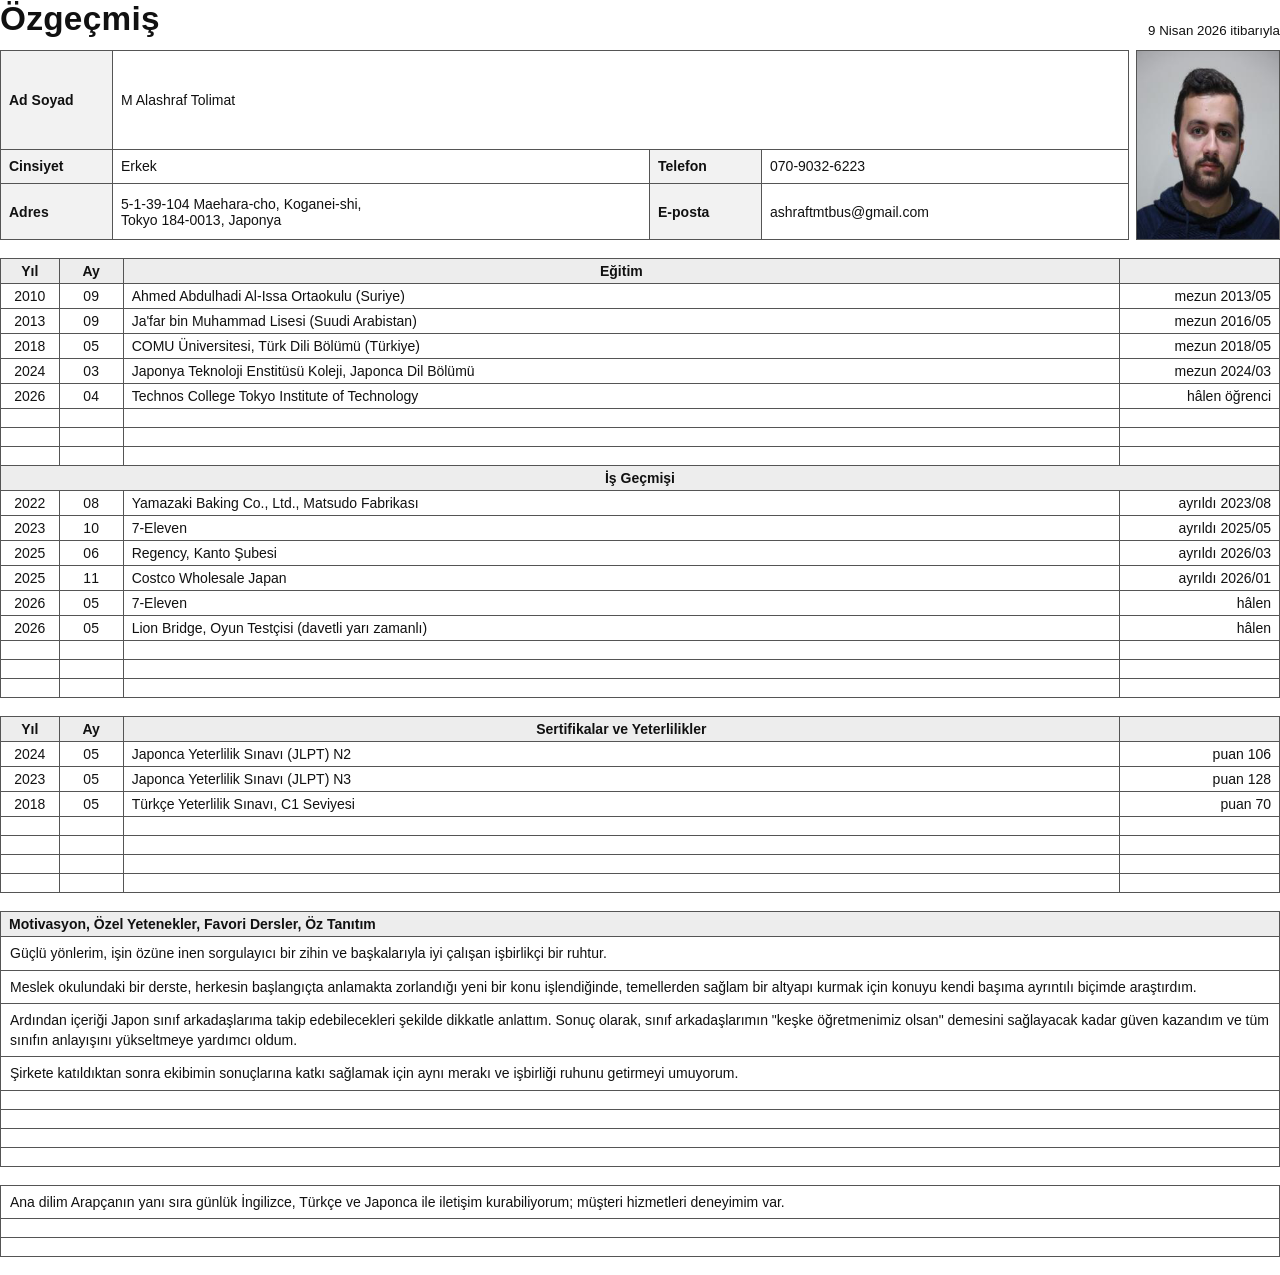
<file: Resume_Turkish.html>
<!DOCTYPE html>
<html lang="tr">
<head>
<meta charset="utf-8">
<title>Resume</title>
<style>
  @page { size: A4; margin: 13mm 14mm; }
  * { box-sizing: border-box; }
  body {
    font-family: 'Segoe UI', 'Noto Sans', Arial, sans-serif;
    font-size: 10.5pt; color: #111; margin: 0;
  }
  h1 { font-size: 25pt; font-weight: 700; margin: 0; letter-spacing: .3px; }
  .head { display: flex; justify-content: space-between; align-items: flex-end; margin: 0 0 12px; }
  .head .date { font-size: 10pt; }
  table { border-collapse: collapse; width: 100%; }
  .personal td, .list td, .list th { border: 1px solid #555; padding: 4px 8px; vertical-align: middle; }
  .lbl { background: #f2f2f2; font-weight: 600; width: 84pt; white-space: nowrap; }
  .top { display: flex; gap: 7px; margin-bottom: 18px; align-items: stretch; }
  .top .personal { flex: 1; }
  .photo { width: 108pt; border: 1px solid #555; overflow: hidden; }
  .photo img { width: 100%; height: 100%; object-fit: cover; display: block; }

  .list { margin-bottom: 18px; }
  .list th { background: #ededed; font-weight: 700; text-align: center; }
  .list .c { text-align: center; white-space: nowrap; }
  .list .st { text-align: right; white-space: nowrap; }
  .list .sect td { background: #ededed; font-weight: 700; text-align: center; }
  .list .spacer td { height: 19px; }

  .p2 { page-break-before: always; }
  .notes td { vertical-align: top; line-height: 1.45; padding: 6px 9px; }
  .notes .spacer td { height: 19px; }
</style>
</head>
<body>

  <div class="head">
    <h1>Özgeçmiş</h1>
    <div class="date">9 Nisan 2026 itibarıyla</div>
  </div>

  <div class="top">
    <table class="personal">
      <tr>
        <td class="lbl">Ad Soyad</td>
        <td colspan="3" style="height:74pt;">M Alashraf Tolimat</td>
      </tr>
      <tr>
        <td class="lbl">Cinsiyet</td>
        <td>Erkek</td>
        <td class="lbl" style="width:70pt;">Telefon</td>
        <td>070-9032-6223</td>
      </tr>
      <tr>
        <td class="lbl">Adres</td>
        <td>5-1-39-104 Maehara-cho, Koganei-shi,<br>Tokyo 184-0013, Japonya</td>
        <td class="lbl">E-posta</td>
        <td>ashraftmtbus@gmail.com</td>
      </tr>
    </table>
    <div class="photo"><img src="[data-uri]" alt="Fotoğraf"></div>
  </div>

  <table class="list">
    <thead>
      <tr>
        <th class="c" style="width:44pt;">Yıl</th>
        <th class="c" style="width:48pt;">Ay</th>
        <th>Eğitim</th>
        <th style="width:120pt;"></th>
      </tr>
    </thead>
    <tbody>
      <tr><td class="c">2010</td><td class="c">09</td><td>Ahmed Abdulhadi Al-Issa Ortaokulu (Suriye)</td><td class="st">mezun 2013/05</td></tr>
      <tr><td class="c">2013</td><td class="c">09</td><td>Ja'far bin Muhammad Lisesi (Suudi Arabistan)</td><td class="st">mezun 2016/05</td></tr>
      <tr><td class="c">2018</td><td class="c">05</td><td>COMU Üniversitesi, Türk Dili Bölümü (Türkiye)</td><td class="st">mezun 2018/05</td></tr>
      <tr><td class="c">2024</td><td class="c">03</td><td>Japonya Teknoloji Enstitüsü Koleji, Japonca Dil Bölümü</td><td class="st">mezun 2024/03</td></tr>
      <tr><td class="c">2026</td><td class="c">04</td><td>Technos College Tokyo Institute of Technology</td><td class="st">hâlen öğrenci</td></tr>
      <tr class="spacer"><td></td><td></td><td></td><td></td></tr>
      <tr class="spacer"><td></td><td></td><td></td><td></td></tr>
      <tr class="spacer"><td></td><td></td><td></td><td></td></tr>
      <tr class="sect"><td colspan="4">İş Geçmişi</td></tr>
      <tr><td class="c">2022</td><td class="c">08</td><td>Yamazaki Baking Co., Ltd., Matsudo Fabrikası</td><td class="st">ayrıldı 2023/08</td></tr>
      <tr><td class="c">2023</td><td class="c">10</td><td>7-Eleven</td><td class="st">ayrıldı 2025/05</td></tr>
      <tr><td class="c">2025</td><td class="c">06</td><td>Regency, Kanto Şubesi</td><td class="st">ayrıldı 2026/03</td></tr>
      <tr><td class="c">2025</td><td class="c">11</td><td>Costco Wholesale Japan</td><td class="st">ayrıldı 2026/01</td></tr>
      <tr><td class="c">2026</td><td class="c">05</td><td>7-Eleven</td><td class="st">hâlen</td></tr>
      <tr><td class="c">2026</td><td class="c">05</td><td>Lion Bridge, Oyun Testçisi (davetli yarı zamanlı)</td><td class="st">hâlen</td></tr>
      <tr class="spacer"><td></td><td></td><td></td><td></td></tr>
      <tr class="spacer"><td></td><td></td><td></td><td></td></tr>
      <tr class="spacer"><td></td><td></td><td></td><td></td></tr>
    </tbody>
  </table>

  <table class="list">
    <thead>
      <tr>
        <th class="c" style="width:44pt;">Yıl</th>
        <th class="c" style="width:48pt;">Ay</th>
        <th>Sertifikalar ve Yeterlilikler</th>
        <th style="width:120pt;"></th>
      </tr>
    </thead>
    <tbody>
      <tr><td class="c">2024</td><td class="c">05</td><td>Japonca Yeterlilik Sınavı (JLPT) N2</td><td class="st">puan 106</td></tr>
      <tr><td class="c">2023</td><td class="c">05</td><td>Japonca Yeterlilik Sınavı (JLPT) N3</td><td class="st">puan 128</td></tr>
      <tr><td class="c">2018</td><td class="c">05</td><td>Türkçe Yeterlilik Sınavı, C1 Seviyesi</td><td class="st">puan 70</td></tr>
      <tr class="spacer"><td></td><td></td><td></td><td></td></tr>
      <tr class="spacer"><td></td><td></td><td></td><td></td></tr>
      <tr class="spacer"><td></td><td></td><td></td><td></td></tr>
      <tr class="spacer"><td></td><td></td><td></td><td></td></tr>
    </tbody>
  </table>

  <div class="p2">
    <table class="list notes">
      <thead>
        <tr><th style="text-align:left;">Motivasyon, Özel Yetenekler, Favori Dersler, Öz Tanıtım</th></tr>
      </thead>
      <tbody>
        <tr><td>Güçlü yönlerim, işin özüne inen sorgulayıcı bir zihin ve başkalarıyla iyi çalışan işbirlikçi bir ruhtur.</td></tr>
        <tr><td>Meslek okulundaki bir derste, herkesin başlangıçta anlamakta zorlandığı yeni bir konu işlendiğinde, temellerden sağlam bir altyapı kurmak için konuyu kendi başıma ayrıntılı biçimde araştırdım.</td></tr>
        <tr><td>Ardından içeriği Japon sınıf arkadaşlarıma takip edebilecekleri şekilde dikkatle anlattım. Sonuç olarak, sınıf arkadaşlarımın "keşke öğretmenimiz olsan" demesini sağlayacak kadar güven kazandım ve tüm sınıfın anlayışını yükseltmeye yardımcı oldum.</td></tr>
        <tr><td>Şirkete katıldıktan sonra ekibimin sonuçlarına katkı sağlamak için aynı merakı ve işbirliği ruhunu getirmeyi umuyorum.</td></tr>
        <tr class="spacer"><td></td></tr>
        <tr class="spacer"><td></td></tr>
        <tr class="spacer"><td></td></tr>
        <tr class="spacer"><td></td></tr>
      </tbody>
    </table>

    <table class="list notes">
      <tbody>
        <tr><td>Ana dilim Arapçanın yanı sıra günlük İngilizce, Türkçe ve Japonca ile iletişim kurabiliyorum; müşteri hizmetleri deneyimim var.</td></tr>
        <tr class="spacer"><td></td></tr>
        <tr class="spacer"><td></td></tr>
      </tbody>
    </table>
  </div>

</body>
</html>
</file>
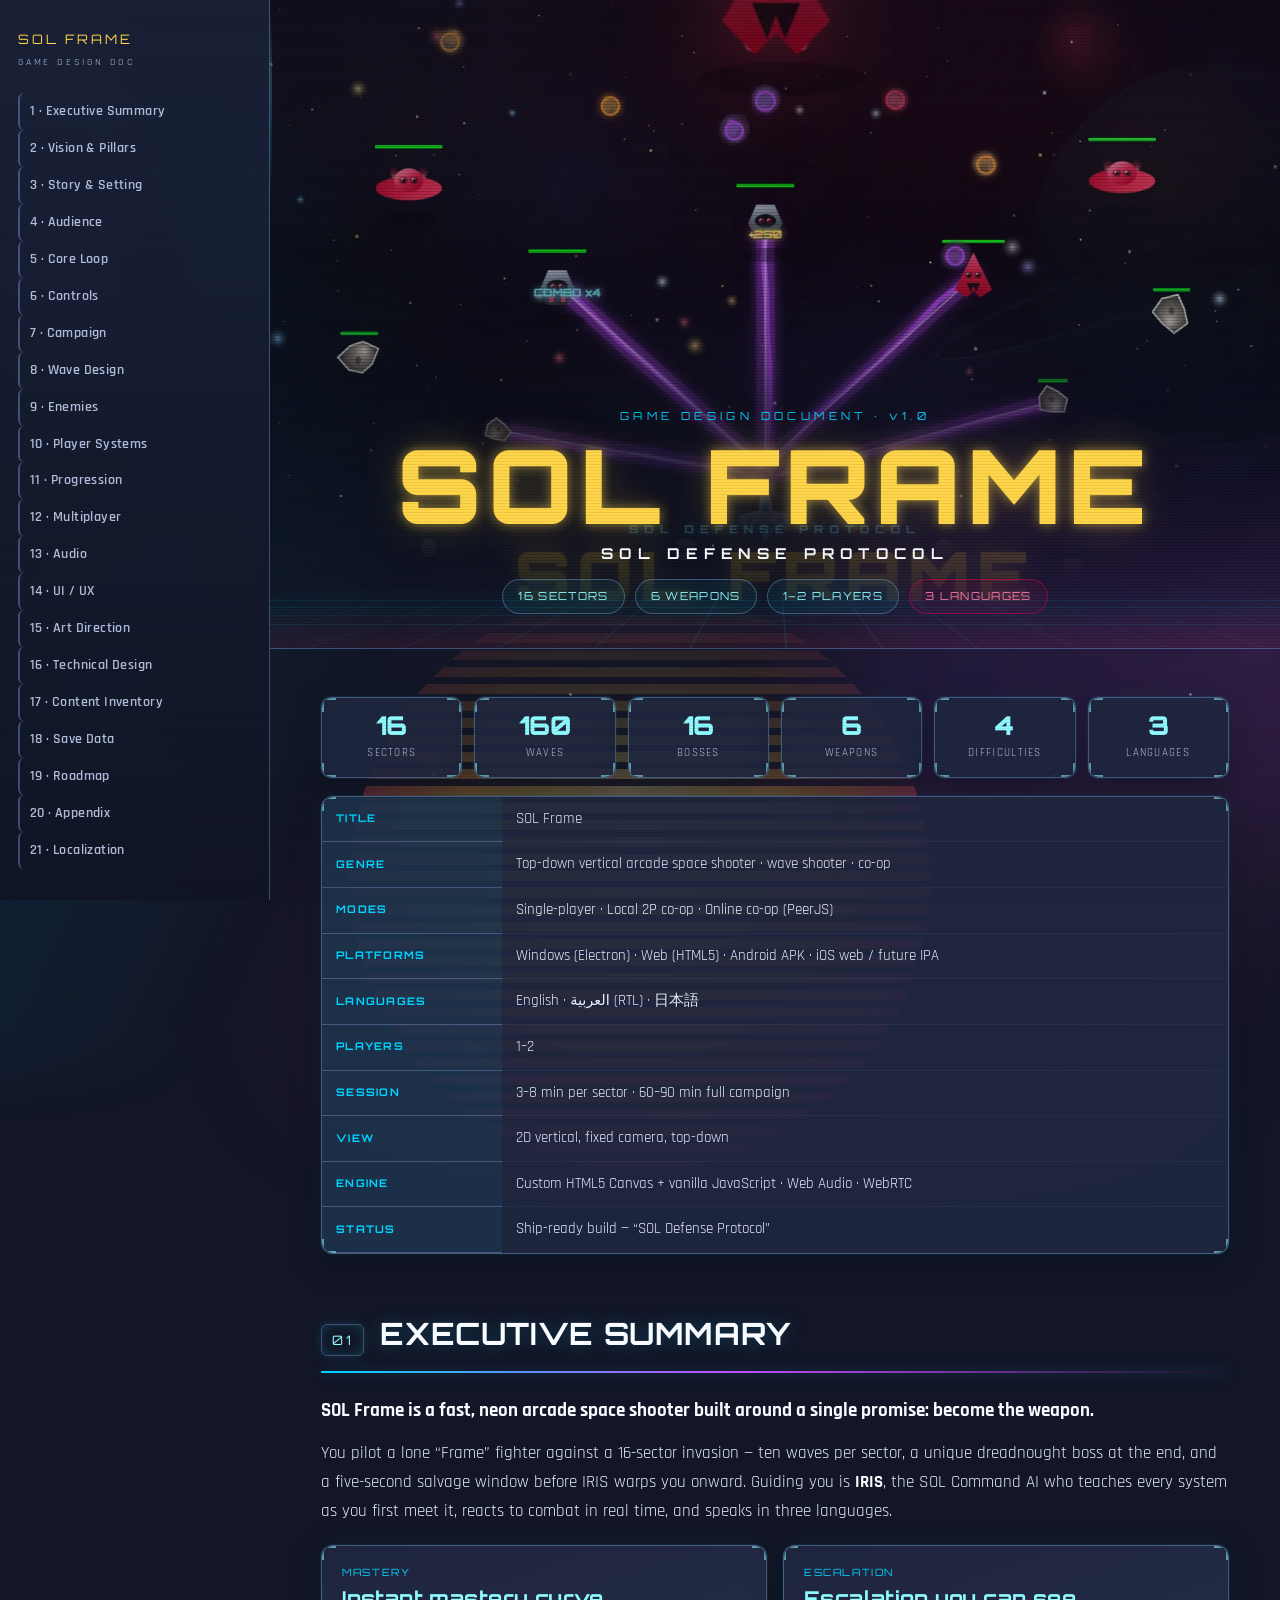
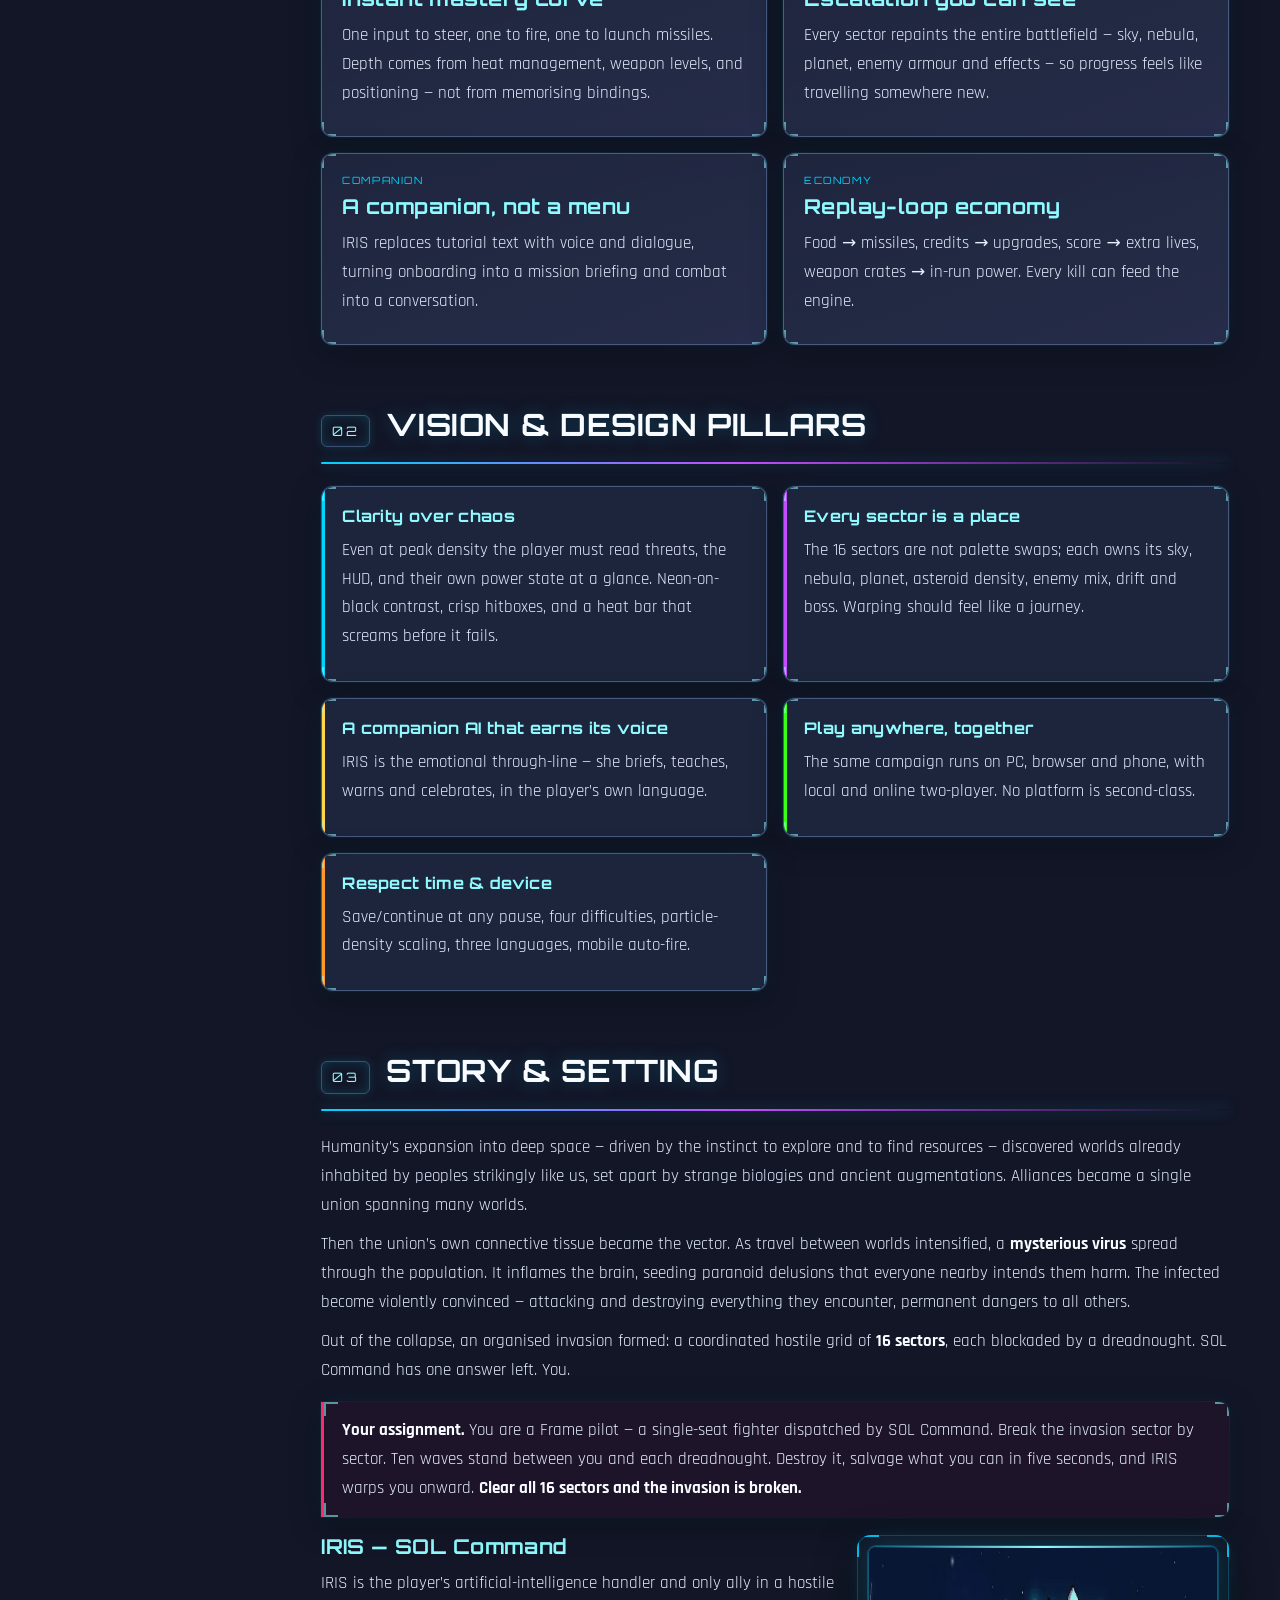
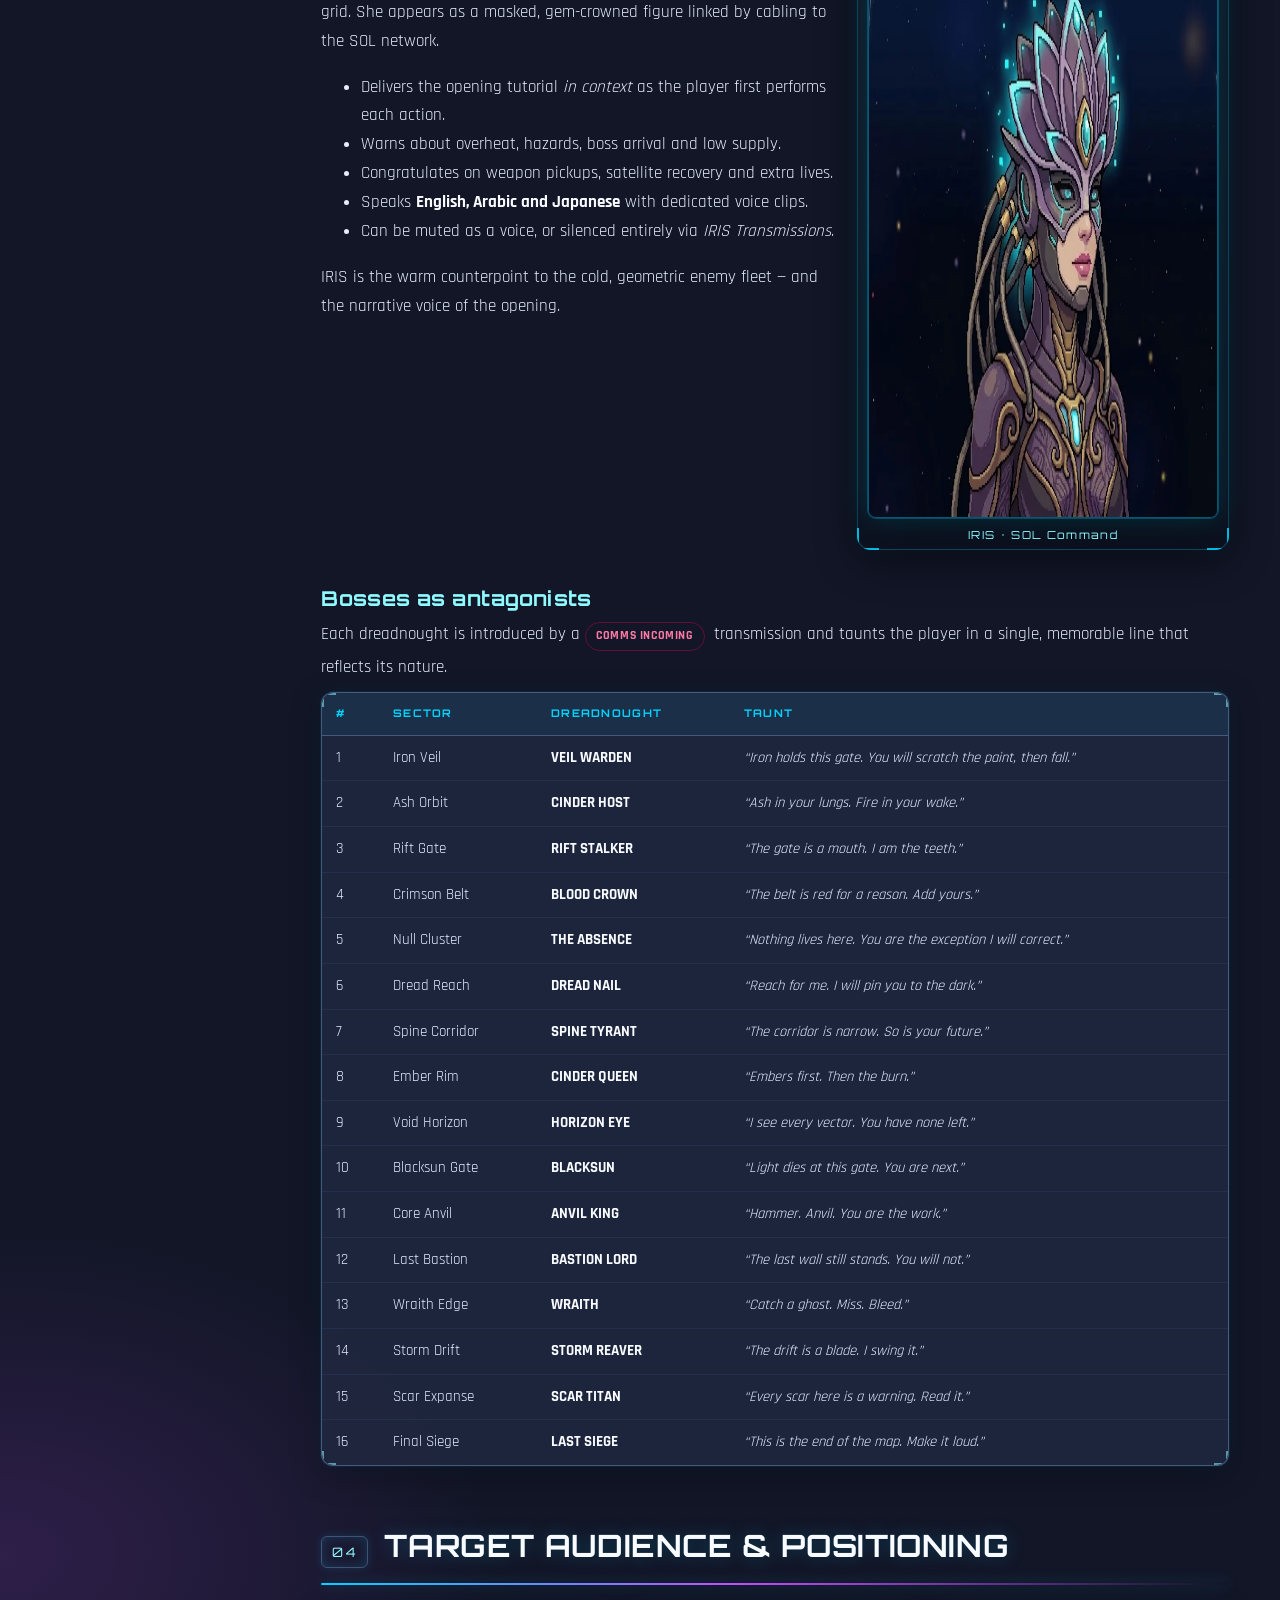
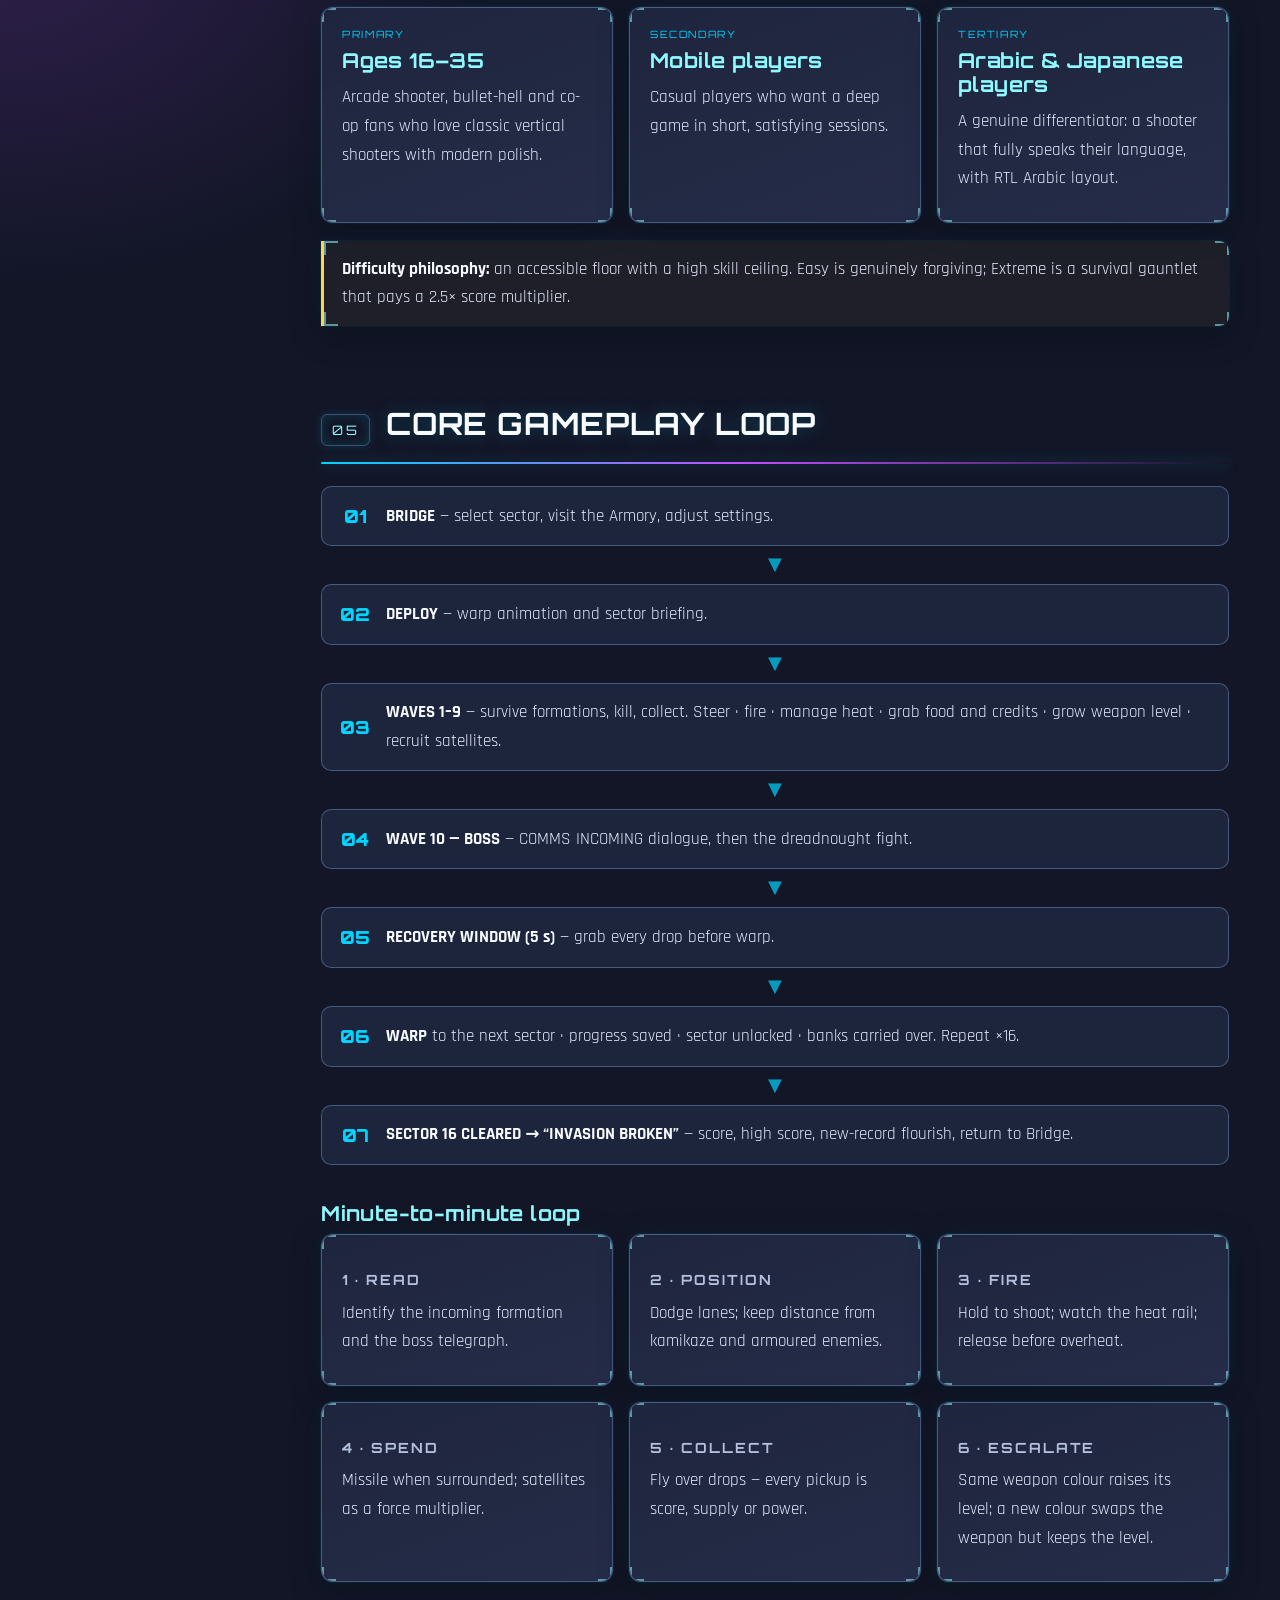
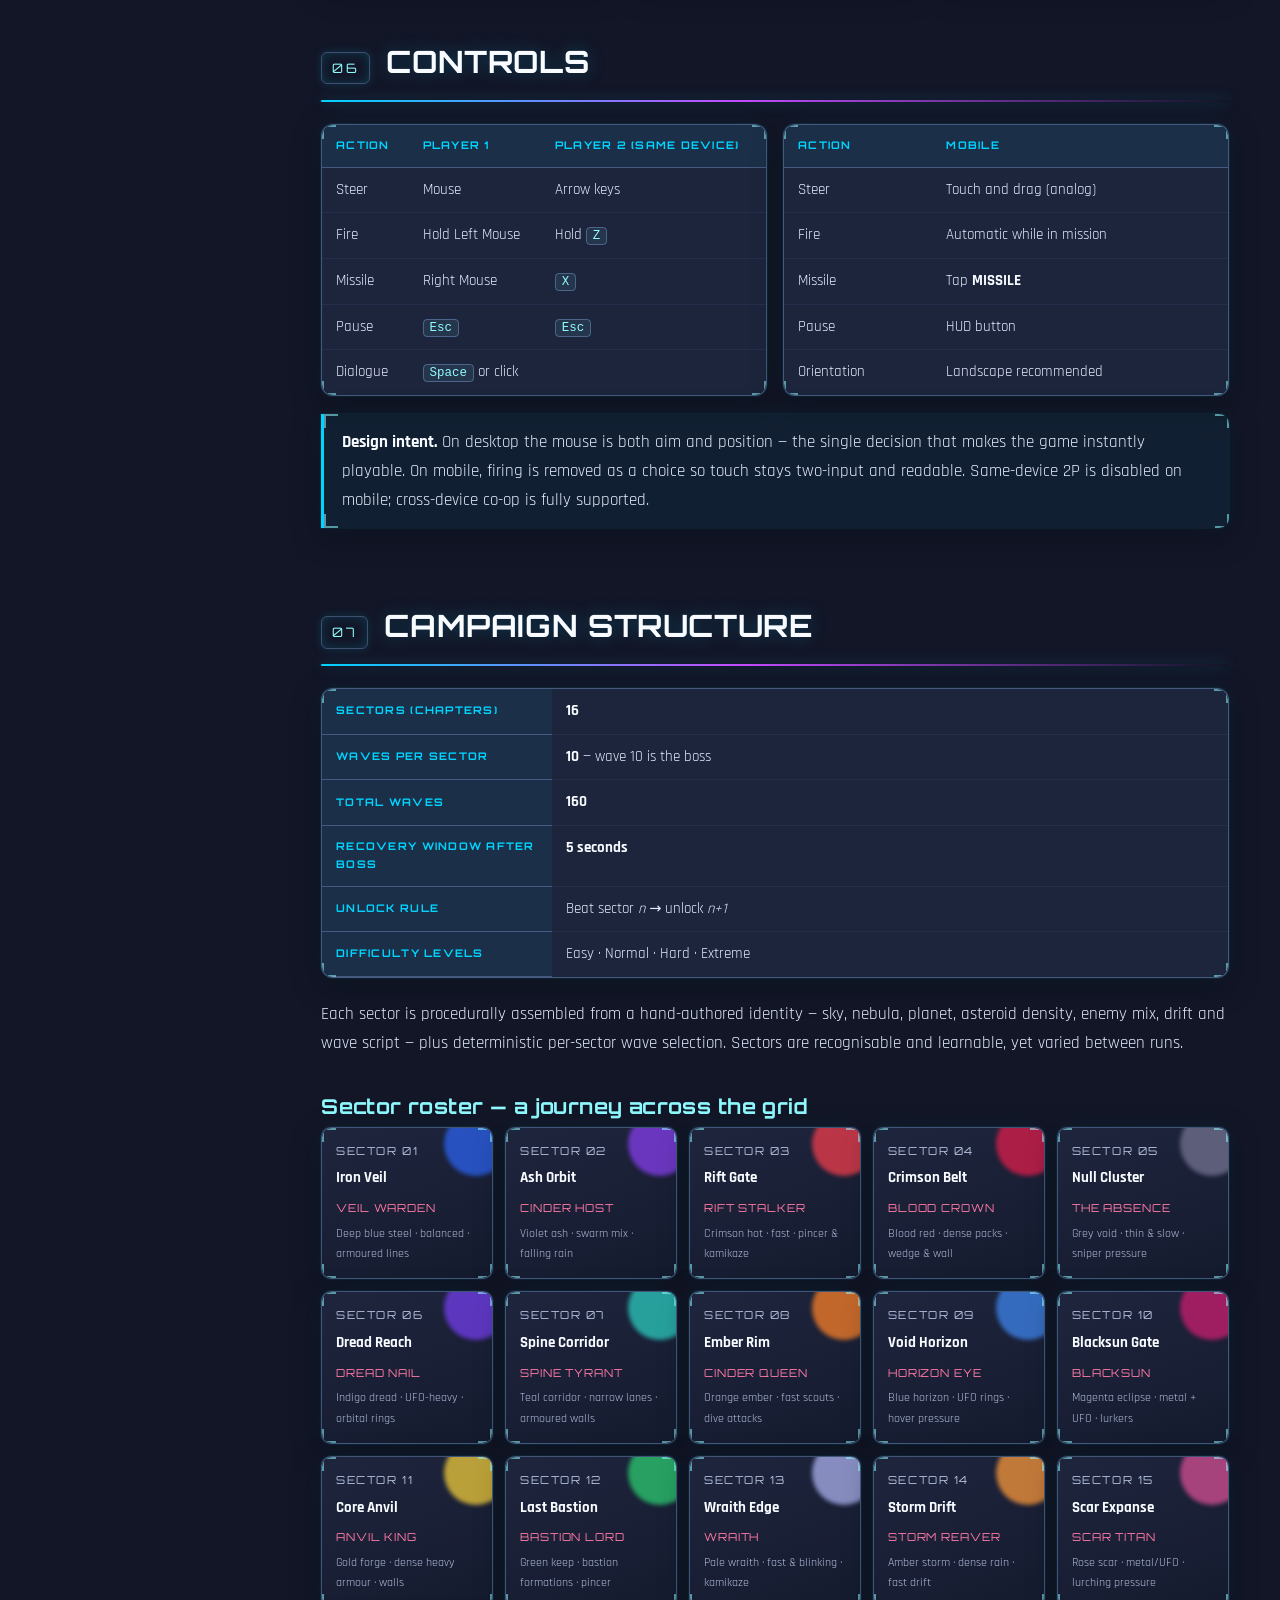
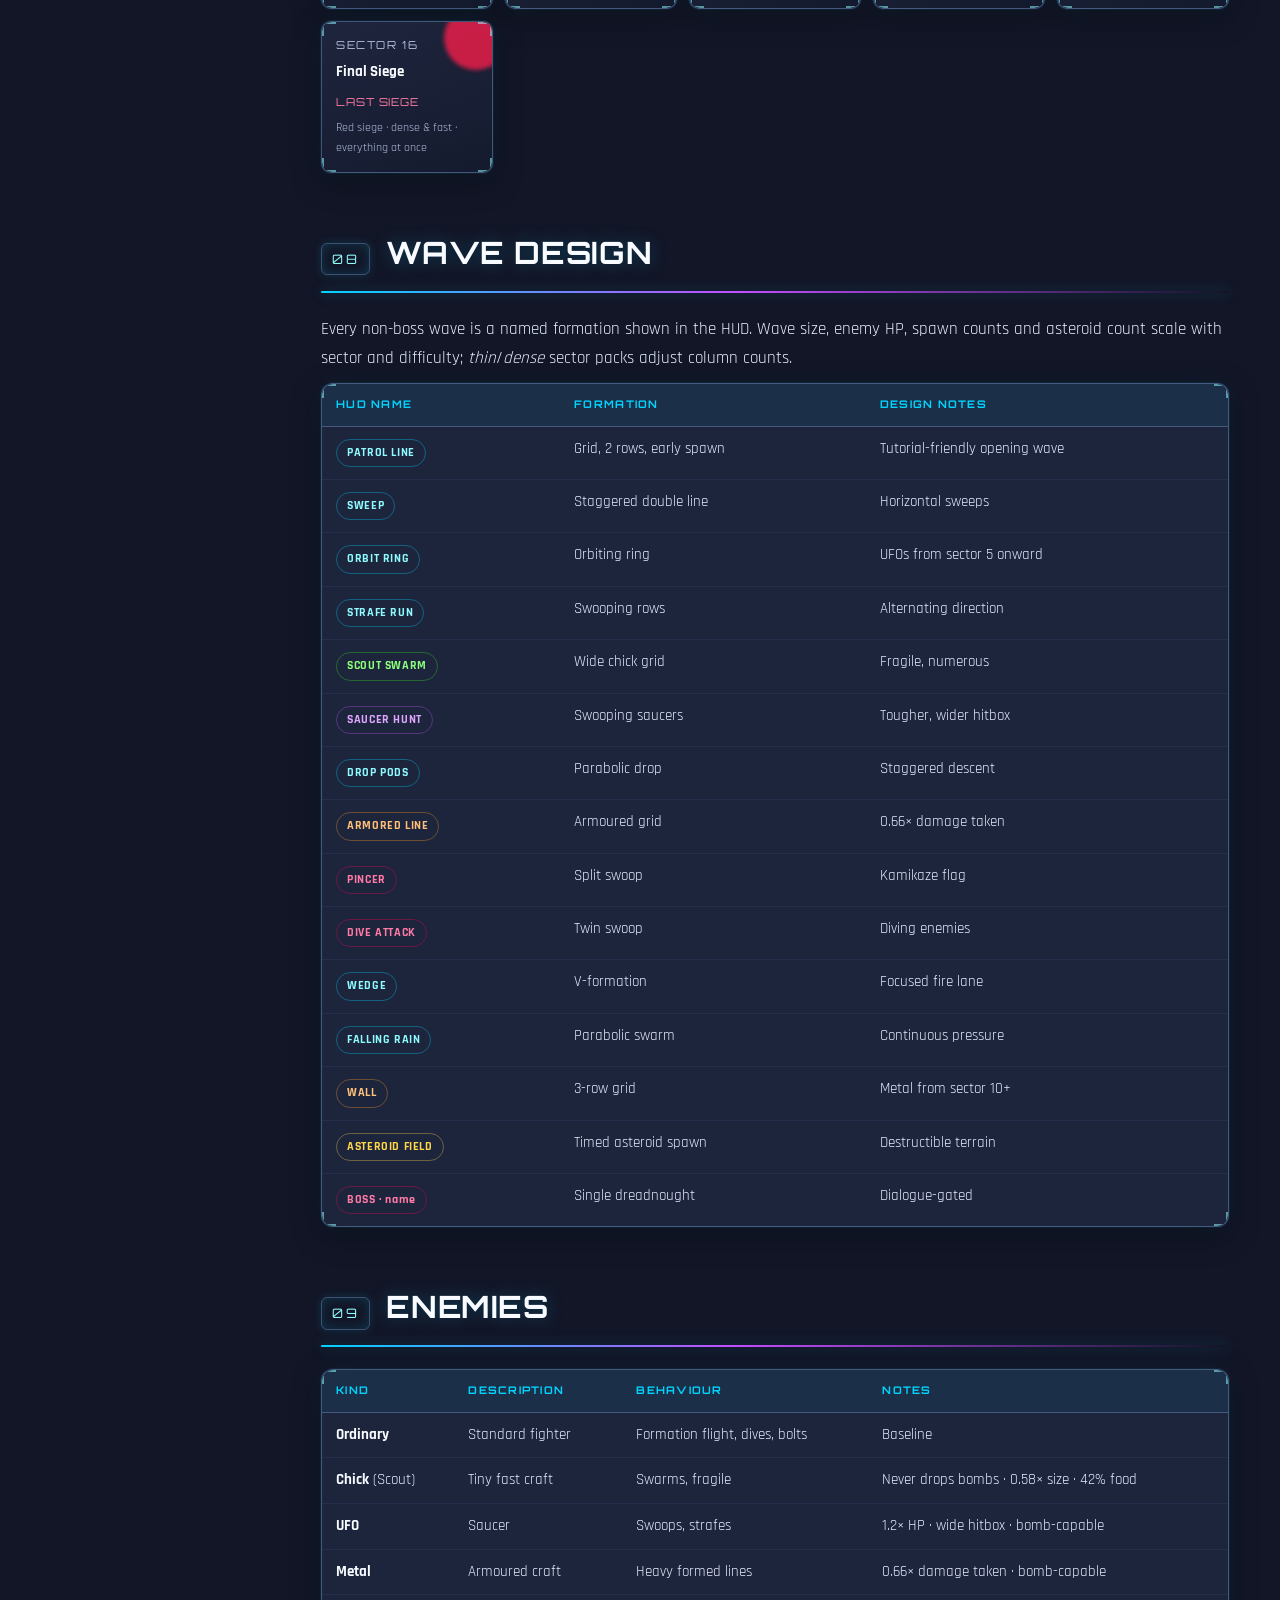
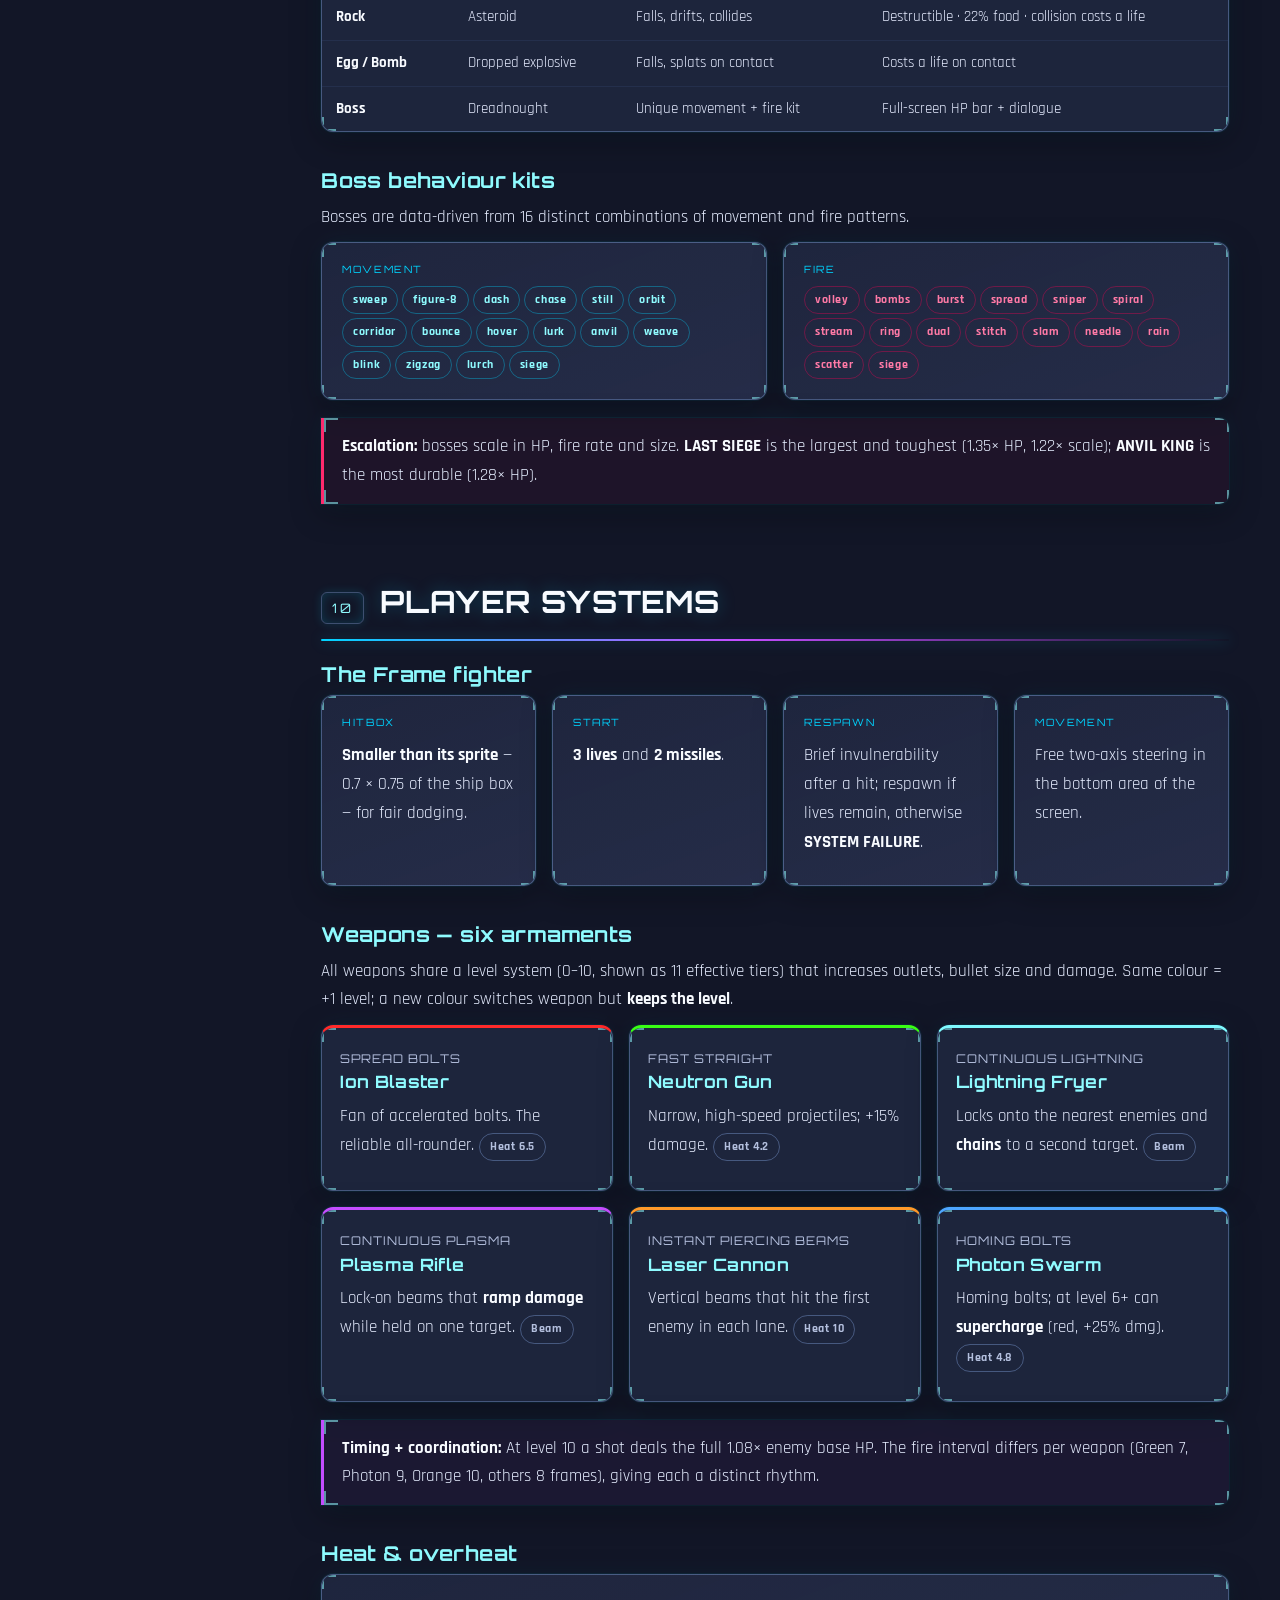
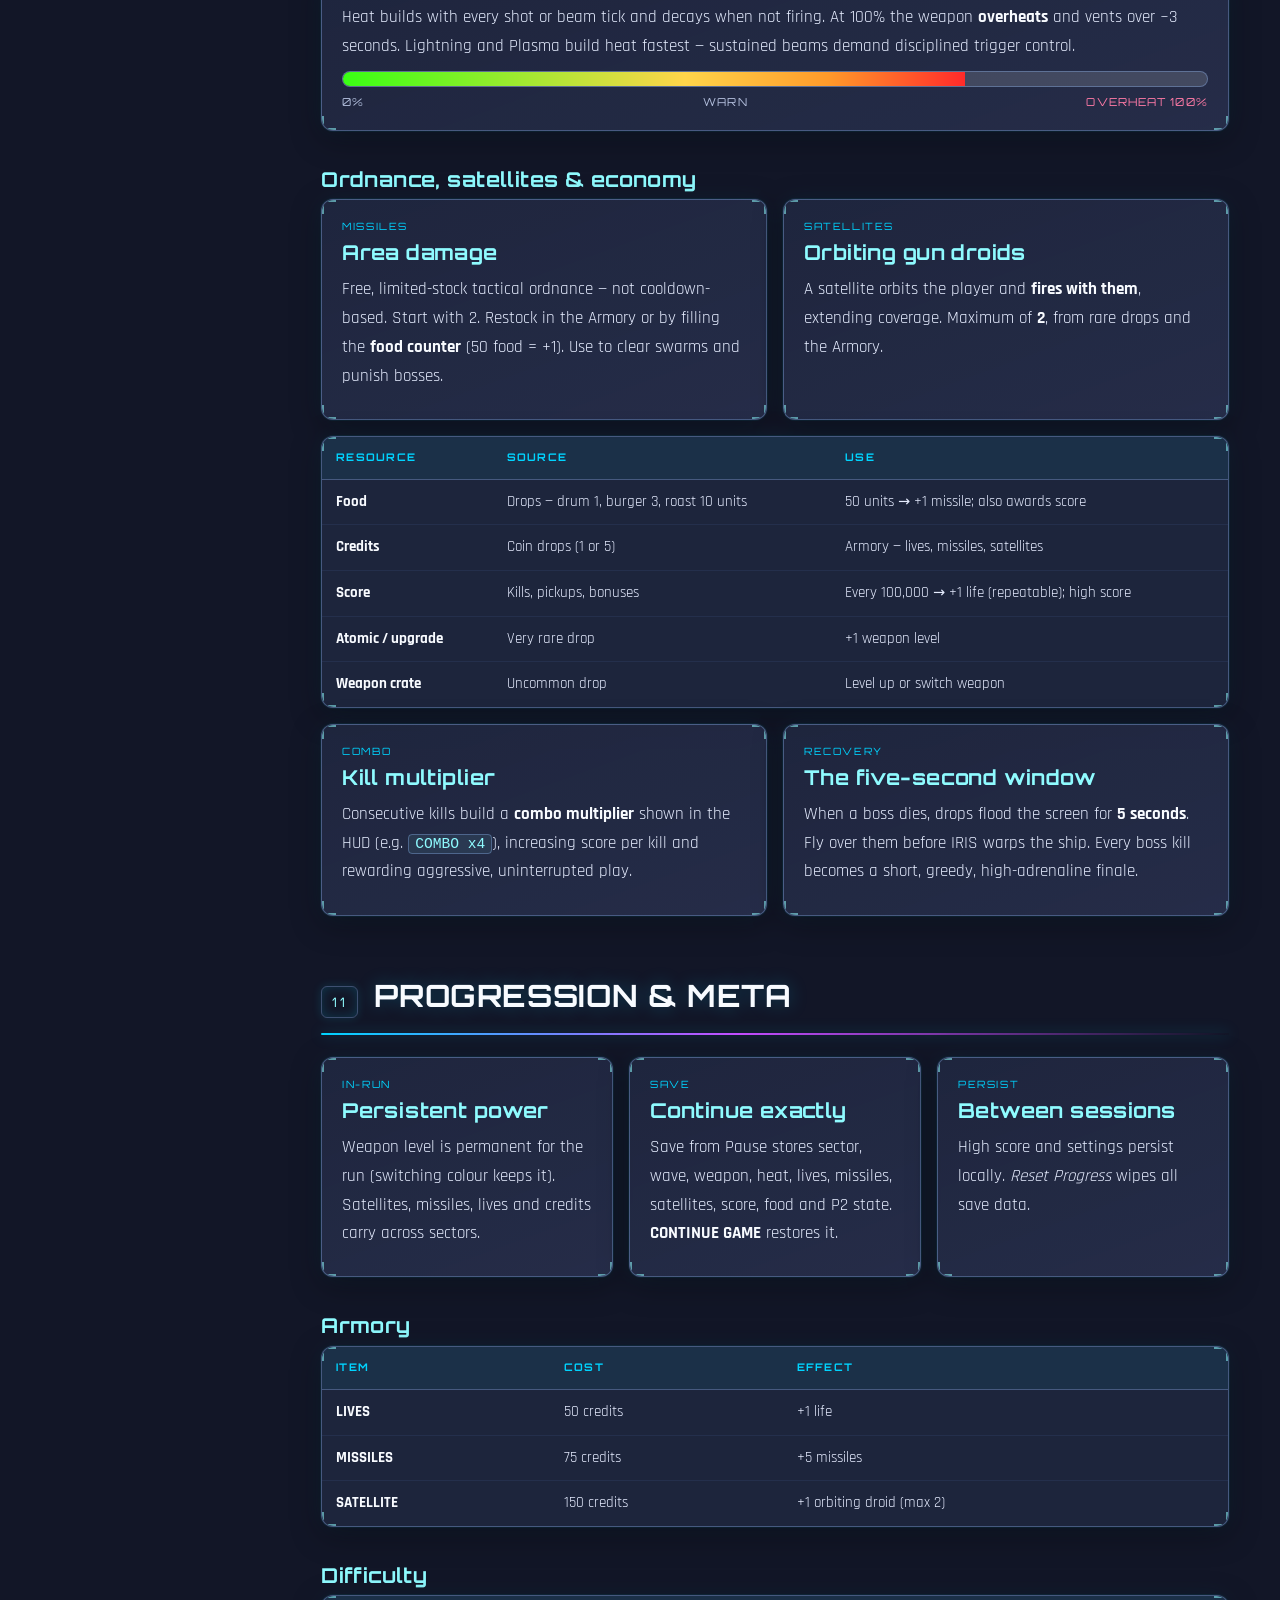
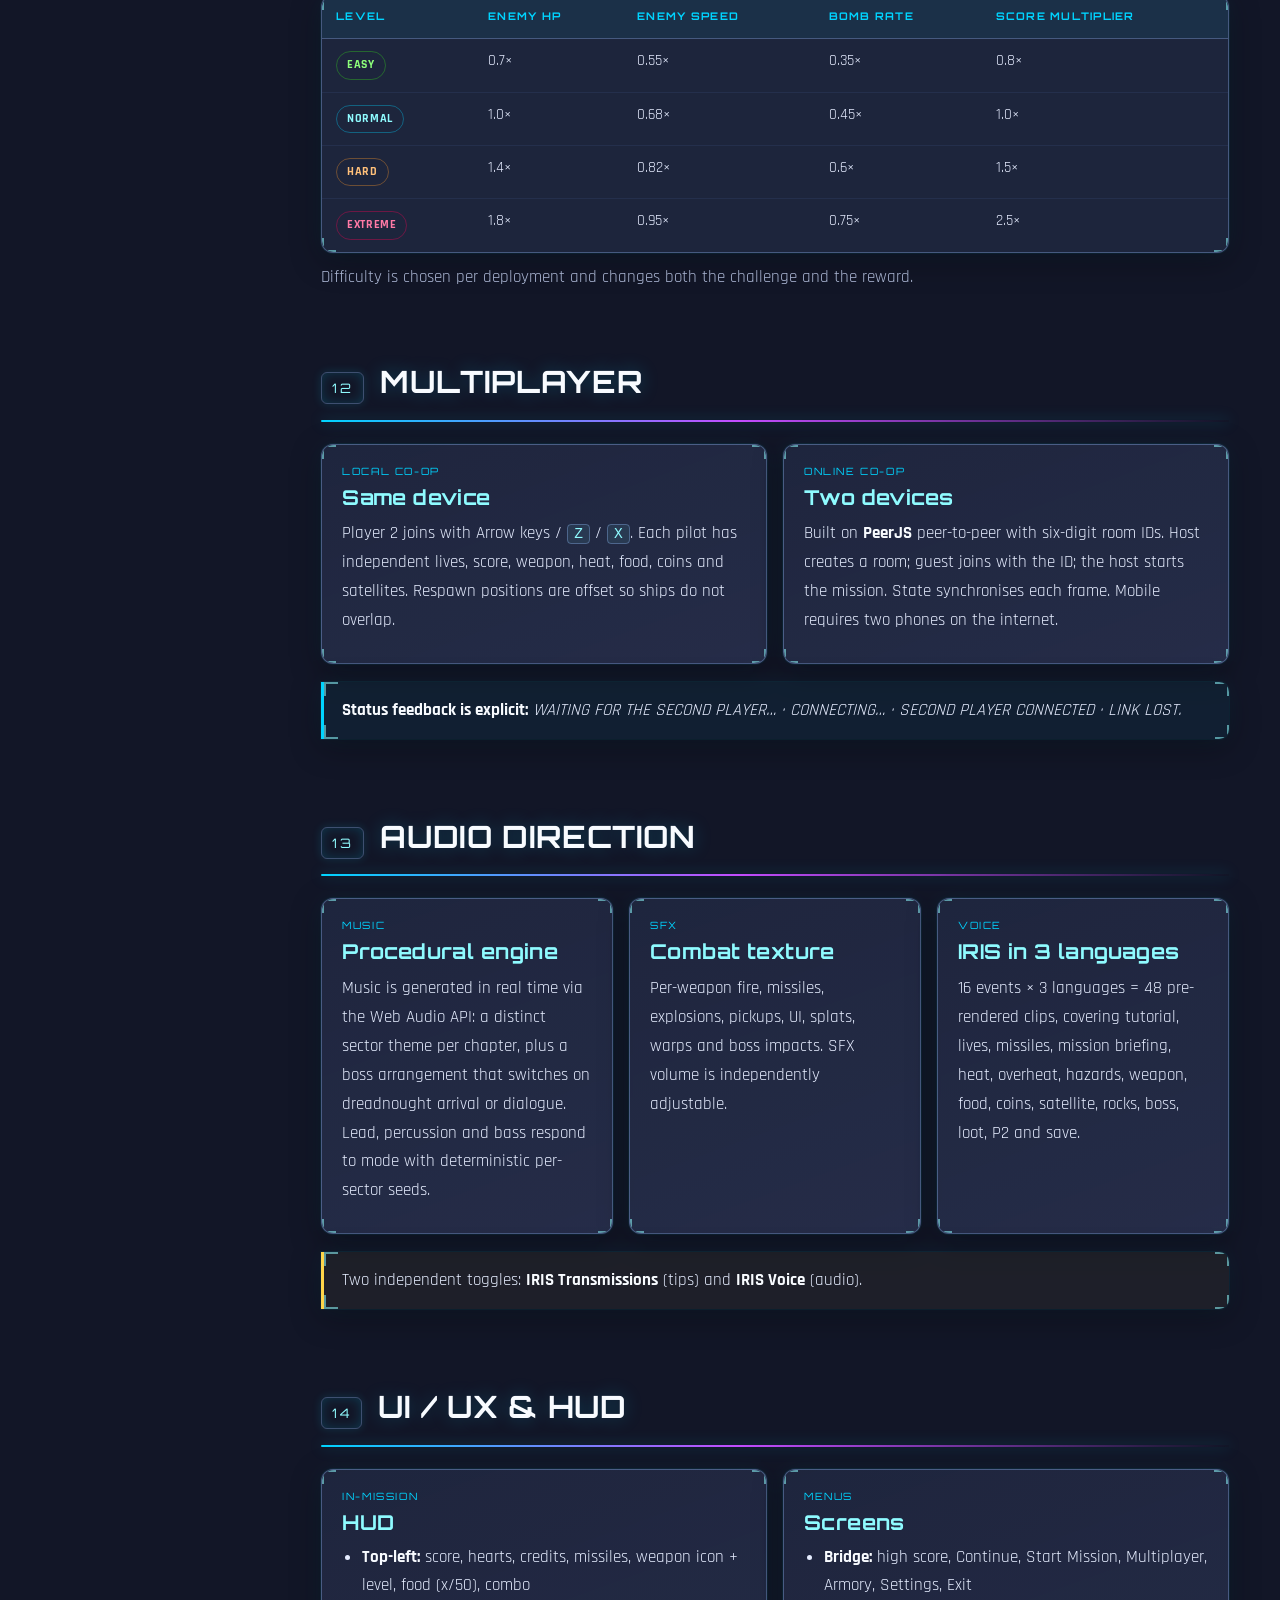
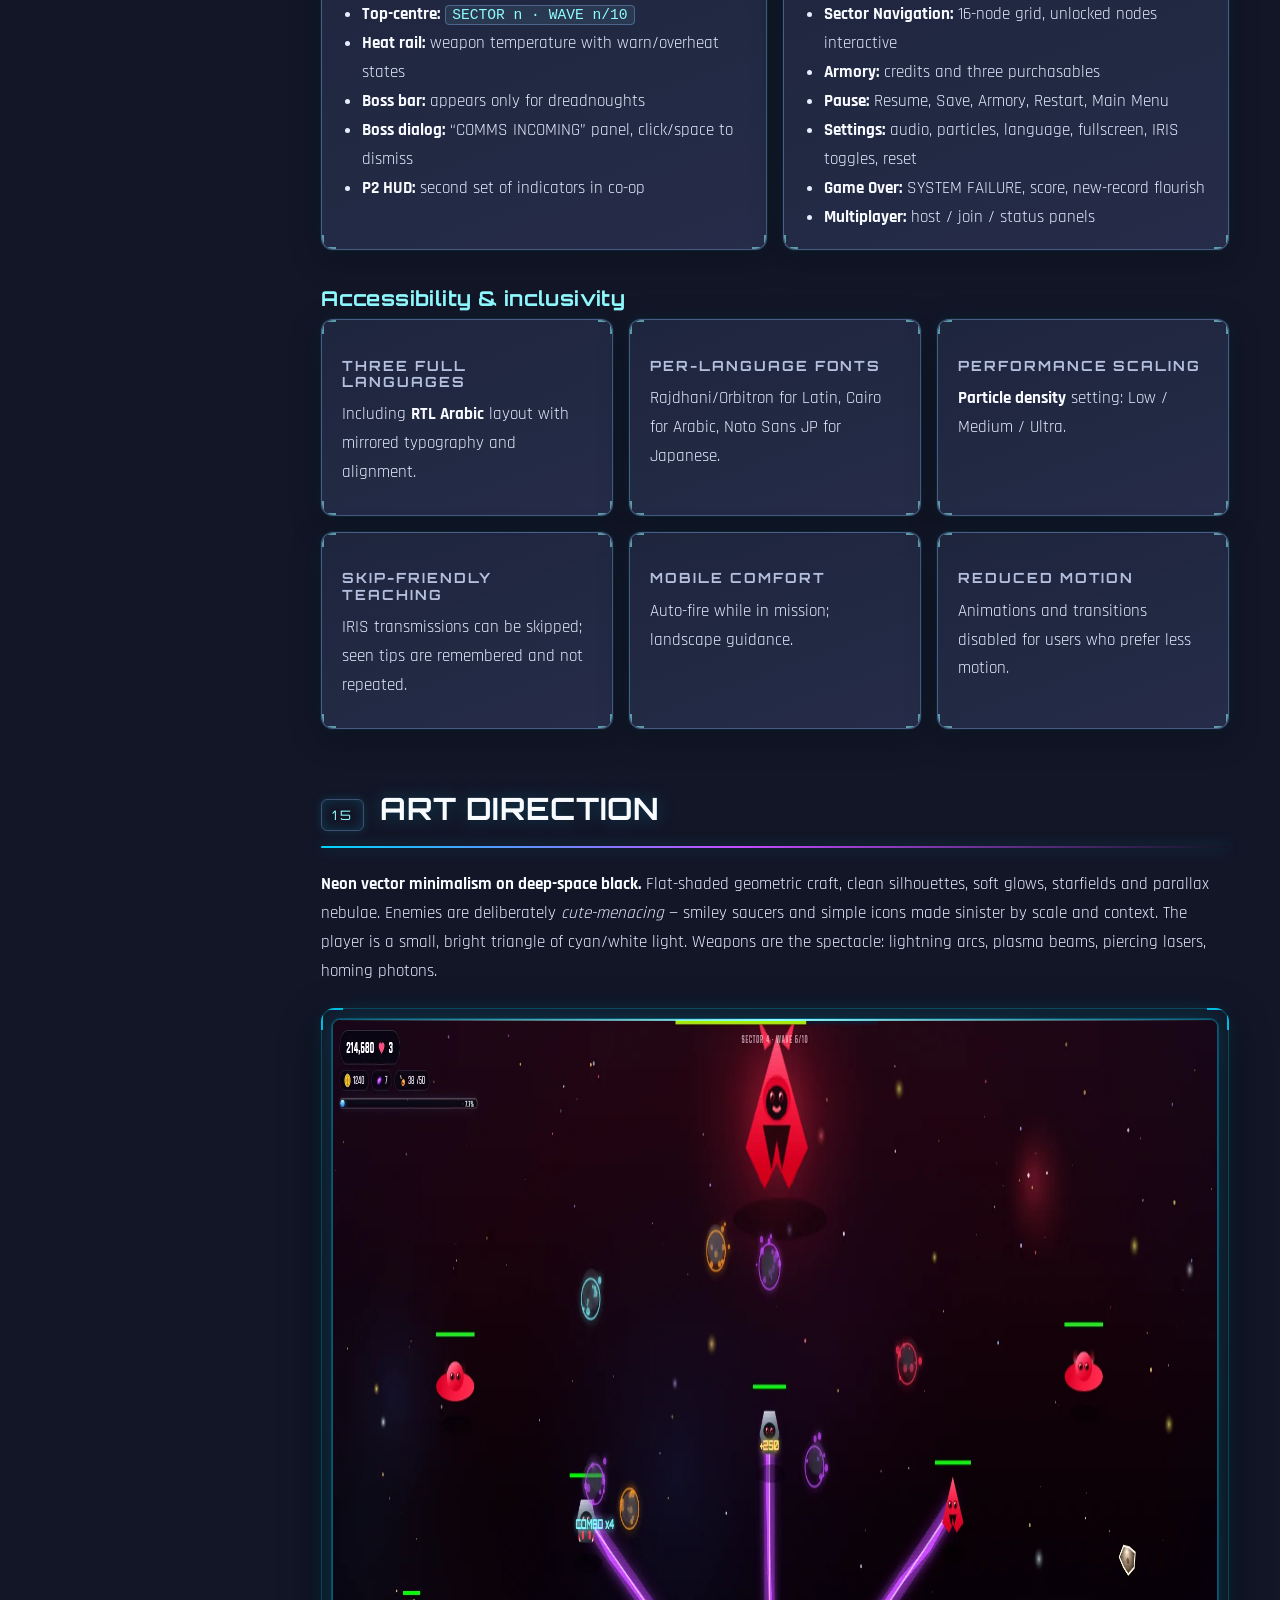
<file: solframe_gdd.html>
<!DOCTYPE html>
<html lang="en">
<head>
<meta charset="UTF-8">
<meta name="viewport" content="width=device-width, initial-scale=1.0">
<link rel="icon" type="image/png" href="solframe_gdd_assets/icon.png">

<!-- SEO -->
<meta name="description" content="SOL Frame — game design document for a top-down vertical arcade space shooter with wave-based combat, 6 weapons, 16 sectors and local/online 2-player co-op.">
<meta name="author" content="M Alashraf Tolimat">
<meta name="theme-color" content="#121627">
<link rel="canonical" href="https://malashraftulimat.github.io/My_Portfolio/solframe_gdd.html">

<!-- Open Graph -->
<meta property="og:type" content="article">
<meta property="og:site_name" content="ASHRAF STUDIOS">
<meta property="og:title" content="SOL Frame — Game Design Document">
<meta property="og:description" content="A top-down vertical arcade space shooter with wave-based combat, 6 weapons and 2-player co-op.">
<meta property="og:url" content="https://malashraftulimat.github.io/My_Portfolio/solframe_gdd.html">
<meta property="og:image" content="https://malashraftulimat.github.io/My_Portfolio/solframe_gdd_assets/keyart.webp">
<meta property="og:image:alt" content="SOL Frame key art">
<meta property="og:image:width" content="1260">
<meta property="og:image:height" content="1000">

<!-- Twitter -->
<meta name="twitter:card" content="summary_large_image">
<meta name="twitter:title" content="SOL Frame — Game Design Document">
<meta name="twitter:description" content="A top-down vertical arcade space shooter with wave-based combat, 6 weapons and 2-player co-op.">
<meta name="twitter:image" content="https://malashraftulimat.github.io/My_Portfolio/solframe_gdd_assets/keyart.webp">
<title>SOL FRAME — Game Design Document</title>
<link rel="preconnect" href="https://fonts.googleapis.com">
<link rel="preconnect" href="https://fonts.gstatic.com" crossorigin>
<link href="https://fonts.googleapis.com/css2?family=Orbitron:wght@400;700;900&family=Rajdhani:wght@400;500;600;700&family=Noto+Sans+JP:wght@400;500;700;900&family=Noto+Sans+KR:wght@400;500;700;900&family=Cairo:wght@400;600;700;900&display=swap" rel="stylesheet">
<style>
  :root{
    --bg:#121627;
    --bg2:#1a2036;
    --panel:rgba(32,39,64,.9);
    --panel2:rgba(42,50,80,.82);
    --line:rgba(150,190,255,.34);
    --cyan:#00d4ff;
    --cyan-soft:#8ffbff;
    --red:#ff2a6d;
    --magenta:#c44dff;
    --yellow:#ffd54a;
    --green:#39ff14;
    --orange:#ff9a2a;
    --text:#e6edff;
    --muted:#b3bfdd;
    --white:#f8fbff;
  }
  *{box-sizing:border-box}
  html{scroll-behavior:smooth}
  body{
    margin:0;
    background:
      radial-gradient(1200px 700px at 80% -10%, rgba(0,212,255,.20), transparent 60%),
      radial-gradient(900px 600px at 0% 20%, rgba(196,77,255,.16), transparent 55%),
      radial-gradient(1000px 800px at 100% 90%, rgba(255,42,109,.14), transparent 60%),
      var(--bg);
    color:var(--text);
    font-family:'Rajdhani','Segoe UI',system-ui,sans-serif;
    font-size:17px;
    line-height:1.7;
    -webkit-font-smoothing:antialiased;
  }
  /* starfield — two parallax layers that slowly drift and twinkle */
  body::before,body::after{
    content:"";position:fixed;inset:0;z-index:-1;pointer-events:none;
  }
  body::before{
    background-image:radial-gradient(1px 1px at 20% 30%,rgba(255,255,255,.6),transparent),
      radial-gradient(1px 1px at 70% 60%,rgba(255,255,255,.4),transparent),
      radial-gradient(1.5px 1.5px at 40% 80%,rgba(126,250,255,.5),transparent),
      radial-gradient(1px 1px at 85% 15%,rgba(255,255,255,.5),transparent),
      radial-gradient(1px 1px at 10% 70%,rgba(196,77,255,.4),transparent),
      radial-gradient(1px 1px at 55% 10%,rgba(255,255,255,.35),transparent);
    background-size:600px 600px,700px 700px,800px 800px,900px 900px,1000px 1000px,1100px 1100px;
    opacity:.5;
    animation:starDrift 170s linear infinite;
  }
  body::after{
    background-image:radial-gradient(1px 1px at 30% 20%,rgba(143,251,255,.55),transparent),
      radial-gradient(1px 1px at 80% 70%,rgba(255,255,255,.4),transparent),
      radial-gradient(2px 2px at 60% 45%,rgba(255,213,74,.35),transparent);
    background-size:340px 340px,520px 520px,760px 760px;
    opacity:.35;
    animation:starDrift2 95s linear infinite,twinkle 7s ease-in-out infinite alternate;
  }
  @keyframes starDrift{
    from{background-position:0 0,0 0,0 0,0 0,0 0,0 0}
    to{background-position:0 -600px,0 -700px,0 -800px,0 -900px,0 -1000px,0 -1100px}
  }
  @keyframes starDrift2{
    from{background-position:0 0,0 0,0 0}
    to{background-position:0 -340px,0 -520px,0 -760px}
  }
  @keyframes twinkle{from{opacity:.2}to{opacity:.5}}

  /* retro background planet */
  .fx-planet{
    position:fixed;top:7%;right:-130px;width:380px;height:380px;border-radius:50%;
    z-index:-1;pointer-events:none;opacity:.16;
    background:radial-gradient(circle at 34% 28%,#9ffcff 0%,#2490c4 32%,#123a63 62%,#071528 100%);
    box-shadow:0 0 90px rgba(0,212,255,.35),inset -34px -24px 70px rgba(0,0,0,.65);
  }
  .fx-planet::after{
    content:"";position:absolute;left:50%;top:50%;width:158%;height:54px;
    transform:translate(-50%,-50%) rotate(-20deg);border-radius:50%;
    border:2px solid rgba(143,251,255,.55);box-shadow:0 0 22px rgba(0,212,255,.45);
  }

  /* drifting comet */
  .fx-comet{
    position:fixed;top:14%;left:-12%;width:160px;height:2px;z-index:-1;pointer-events:none;
    background:linear-gradient(90deg,rgba(255,255,255,0),rgba(255,255,255,.9));
    border-radius:2px;filter:drop-shadow(0 0 6px rgba(143,251,255,.9));
    opacity:0;animation:comet 15s linear infinite;
  }
  .fx-comet::after{
    content:"";position:absolute;right:-3px;top:-2px;width:7px;height:7px;border-radius:50%;
    background:#fff;box-shadow:0 0 12px 3px rgba(143,251,255,.9);
  }
  @keyframes comet{
    0%{opacity:0;transform:translate3d(0,0,0) rotate(18deg)}
    8%{opacity:.9}
    58%{opacity:.9}
    70%{opacity:0}
    100%{opacity:0;transform:translate3d(140vw,58vh,0) rotate(18deg)}
  }

  /* hero — CRT scanlines + synthwave perspective grid */
  header.hero::before{
    content:"";position:absolute;inset:0;z-index:1;pointer-events:none;
    background:repeating-linear-gradient(0deg,rgba(0,0,0,.22) 0 1px,transparent 1px 3px);
    opacity:.55;mix-blend-mode:multiply;
  }
  header.hero::after{
    content:"";position:absolute;left:0;right:0;bottom:0;height:46%;z-index:1;pointer-events:none;
    background:
      linear-gradient(180deg,transparent 0%,rgba(0,212,255,.06) 55%,rgba(255,42,109,.14) 100%),
      repeating-linear-gradient(90deg,rgba(0,212,255,.22) 0 1px,transparent 1px 64px),
      repeating-linear-gradient(0deg,rgba(0,212,255,.18) 0 1px,transparent 1px 34px);
    transform:perspective(340px) rotateX(66deg) scaleX(1.5);
    transform-origin:bottom center;
    -webkit-mask-image:linear-gradient(180deg,transparent,#000 60%);
            mask-image:linear-gradient(180deg,transparent,#000 60%);
    opacity:.6;
  }
  header.hero .hero-inner{z-index:2}

  @media(max-width:760px){
    .fx-planet{width:220px;height:220px;right:-100px;opacity:.12}
    .fx-comet,.fx-comet.b,.fx-comet.c{display:none}
    .fx-roid{opacity:.22}
    .fx-crt{opacity:.28}
    .fx-beams,.fx-galaxy,.fx-ufo.alt{display:none}
    .fx-sun{width:360px;height:360px;bottom:-190px;opacity:.24}
    .fx-stars{opacity:.45}
    header.hero::after{opacity:.4}
  }
  /* Moving backgrounds disabled */
  body::before,body::after,.fx-comet,.fx-comet.b,.fx-comet.c,.fx-nebula,.fx-roid,.fx-warp,.fx-crt::before,header.hero::after,.logo,figure::before,.fx-stars,.fx-galaxy,.fx-sun,.fx-beams,.fx-ufo{animation:none!important}
  a{color:var(--cyan-soft);text-decoration:none}
  a:hover{text-decoration:underline}
  h1,h2,h3,h4{font-family:'Orbitron','Rajdhani',sans-serif;color:var(--white);line-height:1.15;letter-spacing:.02em}
  h2{font-size:clamp(22px,2.4vw,32px);margin:0 0 .2em;text-transform:uppercase}
  h3{font-size:clamp(17px,1.6vw,21px);margin:1.8em 0 .4em;color:var(--cyan-soft)}
  h4{font-size:14px;letter-spacing:.14em;text-transform:uppercase;color:var(--muted);margin:1.4em 0 .4em}
  p{margin:.6em 0}
  strong{color:var(--white)}
  code{font-family:ui-monospace,Consolas,monospace;font-size:.86em;background:rgba(126,250,255,.08);border:1px solid var(--line);padding:1px 6px;border-radius:4px;color:var(--cyan-soft)}

  /* layout */
  .shell{display:grid;grid-template-columns:270px minmax(0,1fr);max-width:1440px;margin:0 auto;gap:0}
  nav.toc{
    position:sticky;top:0;align-self:start;height:100vh;overflow-y:auto;
    padding:28px 18px 40px;border-right:1px solid var(--line);
    background:linear-gradient(180deg,rgba(26,32,54,.96),rgba(16,20,36,.8));
    backdrop-filter:blur(8px);
  }
  nav.toc .brandmini{font-family:'Orbitron';font-size:13px;letter-spacing:.22em;color:var(--yellow);margin-bottom:4px}
  nav.toc .brandsub{font-size:10px;letter-spacing:.28em;color:var(--muted);margin-bottom:22px}
  nav.toc a{
    display:block;padding:7px 10px;border-radius:6px;color:var(--muted);
    font-size:13.5px;font-weight:600;border-left:2px solid transparent;letter-spacing:.03em;
  }
  nav.toc a:hover{color:var(--cyan-soft);background:rgba(0,212,255,.06);text-decoration:none}
  nav.toc a.sec{border-left-color:var(--line)}
  main{padding:0 clamp(22px,4vw,64px) 120px;min-width:0}

  /* hero */
  header.hero{
    position:relative;margin:0 calc(-1*clamp(22px,4vw,64px));padding:0 0 8px;
    border-bottom:1px solid var(--line);overflow:hidden;
  }
  header.hero .cover{width:100%;display:block;max-height:640px;object-fit:cover;opacity:.72;mask-image:linear-gradient(180deg,#000 40%,transparent)}
  header.hero .hero-inner{
    position:absolute;inset:auto 0 0 0;padding:0 clamp(22px,4vw,64px) 34px;text-align:center;
  }
  .kicker{font-family:'Orbitron';font-size:11px;letter-spacing:.4em;color:var(--cyan);margin-bottom:10px}
  .logo{
    font-family:'Orbitron';font-weight:900;font-size:clamp(44px,8vw,104px);line-height:.95;margin:0;
    color:var(--yellow);text-shadow:0 0 12px rgba(255,213,74,.55),0 0 42px rgba(255,213,74,.25);
    letter-spacing:.06em;
  }
  .logo small{display:block;font-size:clamp(10px,1.2vw,15px);letter-spacing:.42em;color:var(--white);font-weight:700;margin-top:14px;text-shadow:none}
  .badges{display:flex;gap:10px;justify-content:center;flex-wrap:wrap;margin-top:18px}
  .badge{font-family:'Orbitron';font-size:11px;letter-spacing:.12em;padding:7px 15px;border:1px solid var(--line);border-radius:999px;background:rgba(0,212,255,.06);color:var(--cyan-soft)}
  .badge.red{border-color:rgba(255,0,85,.4);color:#ff7aa6;background:rgba(255,0,85,.07)}

  /* sections */
  section{padding:54px 0 8px;scroll-margin-top:20px}
  .sec-head{display:flex;align-items:baseline;gap:16px;margin-bottom:6px}
  .sec-num{font-family:'Orbitron';font-size:13px;color:var(--muted);letter-spacing:.2em;border:1px solid var(--line);padding:4px 10px;border-radius:6px;white-space:nowrap}
  .rule{height:2px;background:linear-gradient(90deg,var(--cyan),transparent);margin:14px 0 22px;border-radius:2px}

  /* cards / grids */
  .grid{display:grid;gap:16px}
  .g2{grid-template-columns:repeat(auto-fit,minmax(300px,1fr))}
  .g3{grid-template-columns:repeat(auto-fit,minmax(230px,1fr))}
  .g4{grid-template-columns:repeat(auto-fit,minmax(190px,1fr))}
  .card{
    background:linear-gradient(160deg,var(--panel),var(--panel2));
    border:1px solid var(--line);border-radius:12px;padding:18px 20px;
    box-shadow:0 8px 30px rgba(0,0,0,.35);
  }
  .card h3{margin-top:0}
  .card .tag{font-family:'Orbitron';font-size:10px;letter-spacing:.16em;color:var(--cyan);display:block;margin-bottom:6px}

  .pill{display:inline-block;font-size:12px;font-weight:700;letter-spacing:.05em;padding:3px 10px;border-radius:999px;border:1px solid var(--line);color:var(--muted);margin:2px 4px 2px 0}
  .pill.cyan{color:var(--cyan-soft);border-color:rgba(0,212,255,.35)}
  .pill.red{color:#ff7aa6;border-color:rgba(255,0,85,.35)}
  .pill.yellow{color:var(--yellow);border-color:rgba(255,213,74,.35)}
  .pill.green{color:#8dff7a;border-color:rgba(57,255,20,.3)}
  .pill.mag{color:#e0a6ff;border-color:rgba(196,77,255,.35)}
  .pill.orange{color:#ffc07a;border-color:rgba(255,154,42,.35)}

  /* tables */
  .tablewrap{overflow:hidden;border:1px solid var(--line);border-radius:12px;background:var(--panel)}
  table{border-collapse:collapse;width:100%;min-width:0;font-size:14.5px}
  th,td{word-break:break-word}
  @media(max-width:560px){
    table{font-size:12.5px}
    th{padding:9px 10px;font-size:9px}
    td{padding:8px 10px}
  }
  th{
    font-family:'Orbitron';font-size:10.5px;letter-spacing:.12em;text-transform:uppercase;
    color:var(--cyan);text-align:left;padding:12px 14px;background:rgba(0,212,255,.06);
    border-bottom:1px solid var(--line);position:sticky;top:0;
  }
  td{padding:10px 14px;border-bottom:1px solid rgba(120,170,255,.08);vertical-align:top}
  tr:last-child td{border-bottom:none}

  /* callouts */
  .callout{border-left:3px solid var(--cyan);background:rgba(0,212,255,.05);padding:14px 18px;border-radius:0 10px 10px 0;margin:18px 0}
  .callout.red{border-color:var(--red);background:rgba(255,0,85,.05)}
  .callout.yellow{border-color:var(--yellow);background:rgba(255,213,74,.05)}
  .callout.mag{border-color:var(--magenta);background:rgba(196,77,255,.05)}

  /* pillars */
  .pillar{border:1px solid var(--line);border-radius:12px;padding:20px;position:relative;overflow:hidden;background:var(--panel)}
  .pillar::before{content:"";position:absolute;left:0;top:0;bottom:0;width:3px;background:var(--cyan)}
  .pillar:nth-child(2)::before{background:var(--magenta)}
  .pillar:nth-child(3)::before{background:var(--yellow)}
  .pillar:nth-child(4)::before{background:var(--green)}
  .pillar:nth-child(5)::before{background:var(--orange)}
  .pillar h3{margin-top:0;font-size:16px}

  /* sector map */
  .sectors{display:grid;grid-template-columns:repeat(auto-fill,minmax(150px,1fr));gap:12px}
  .sector{
    border-radius:10px;padding:14px;border:1px solid var(--line);
    background:linear-gradient(160deg,var(--panel),rgba(22,28,48,.85));position:relative;overflow:hidden;
  }
  .sector .n{font-family:'Orbitron';font-size:11px;letter-spacing:.14em;color:var(--muted)}
  .sector .name{font-weight:700;color:var(--white);margin:5px 0 8px;font-size:15px}
  .sector .boss{font-size:11px;font-family:'Orbitron';letter-spacing:.08em;color:#ff7aa6}
  .sector .trait{font-size:12px;color:var(--muted);margin-top:6px}
  .sector .orb{position:absolute;right:-16px;top:-16px;width:64px;height:64px;border-radius:50%;opacity:.85;filter:blur(2px)}

  /* weapon cards */
  .wep{border-radius:12px;border:1px solid var(--line);padding:16px 18px;background:var(--panel);border-top-width:3px}
  .wep.red{border-top-color:#ff2a2a}
  .wep.green{border-top-color:#39ff14}
  .wep.yellow{border-top-color:#7efaff}
  .wep.blue{border-top-color:#c44dff}
  .wep.orange{border-top-color:#ff9a2a}
  .wep.photon{border-top-color:#4da6ff}
  .wep h3{margin:0 0 2px;font-size:17px}
  .wep .role{font-size:12px;color:var(--muted);letter-spacing:.08em;text-transform:uppercase;font-family:'Orbitron'}

  /* heat visual */
  .heatbar{height:16px;border-radius:8px;background:rgba(255,255,255,.14);overflow:hidden;border:1px solid var(--line)}
  .heatbar > i{display:block;height:100%;width:72%;background:linear-gradient(90deg,#39ff14,#ffd54a 55%,#ff9a2a 78%,#ff2a2a);}
  .heatbar.warn > i{width:88%}
  .heatscale{display:flex;justify-content:space-between;font-size:11px;color:var(--muted);font-family:'Orbitron';letter-spacing:.1em;margin-top:6px}

  /* images */
  figure{margin:22px 0}
  figure img{width:100%;border-radius:12px;border:1px solid var(--line);display:block;box-shadow:0 12px 40px rgba(0,0,0,.5)}
  figcaption{font-size:12.5px;color:var(--muted);margin-top:8px;text-align:center;letter-spacing:.03em}
  .twoimg{display:grid;grid-template-columns:1.4fr 1fr;gap:16px;align-items:start}
  @media(max-width:760px){.twoimg{grid-template-columns:1fr}}

  /* loop diagram */
  .loop{display:grid;gap:10px;margin:18px 0}
  .loop .step{display:flex;gap:14px;align-items:center;border:1px solid var(--line);border-radius:10px;padding:14px 16px;background:var(--panel)}
  .loop .num{font-family:'Orbitron';font-weight:900;font-size:18px;color:var(--cyan);min-width:34px;text-align:center}
  .loop .step b{color:var(--white)}
  .loop .arrow{text-align:center;color:var(--cyan);font-size:18px;line-height:1;opacity:.7}

  /* stat row */
  .stats{display:grid;grid-template-columns:repeat(auto-fit,minmax(130px,1fr));gap:12px;margin:18px 0}
  .stat{border:1px solid var(--line);border-radius:10px;padding:14px;text-align:center;background:var(--panel)}
  .stat .v{font-family:'Orbitron';font-size:26px;font-weight:900;color:var(--cyan-soft);line-height:1}
  .stat .l{font-size:11px;color:var(--muted);letter-spacing:.12em;text-transform:uppercase;margin-top:6px}

  .footer{margin-top:70px;padding-top:26px;border-top:1px solid var(--line);color:var(--muted);font-size:13px;text-align:center}
  .footer .logo-sm{font-family:'Orbitron';color:var(--yellow);letter-spacing:.2em;font-size:14px}

  @media(max-width:980px){
    .shell{grid-template-columns:1fr}
    nav.toc{position:relative;height:auto;border-right:none;border-bottom:1px solid var(--line)}
    nav.toc .toclinks{display:flex;flex-wrap:wrap;gap:4px}
    nav.toc a{display:inline-block;border-left:none;border:1px solid transparent;font-size:12px;padding:5px 8px}
    header.hero .hero-inner{position:relative;inset:auto;padding-top:18px}
    header.hero .cover{max-height:340px;opacity:.45}
  }
  /* language switcher */
  .site-lang{
    position:fixed;top:14px;right:16px;z-index:100;direction:ltr;
  }
  .site-lang-toggle{
    display:flex;align-items:center;gap:8px;
    font-family:'Orbitron',sans-serif;font-size:11px;letter-spacing:.1em;cursor:pointer;
    background:rgba(26,32,54,.92);border:1px solid var(--line);border-radius:999px;
    color:var(--text);padding:8px 14px;transition:.18s;
    backdrop-filter:blur(8px);box-shadow:0 6px 24px rgba(0,0,0,.45);
  }
  .site-lang-toggle:hover{border-color:var(--cyan-soft);color:var(--cyan-soft)}
  .site-lang-caret{font-size:9px;opacity:.7}
  .site-lang-menu{
    position:absolute;top:calc(100% + 8px);right:0;min-width:178px;padding:6px;
    display:flex;flex-direction:column;gap:2px;
    background:rgba(26,32,54,.97);border:1px solid var(--line);border-radius:14px;
    box-shadow:0 16px 38px rgba(0,0,0,.55);backdrop-filter:blur(8px);
  }
  .site-lang-menu[hidden]{display:none;}
  .site-lang-btn{
    display:flex;align-items:center;gap:10px;width:100%;
    font-family:'Orbitron',sans-serif;font-size:11px;letter-spacing:.1em;cursor:pointer;
    border:none;background:transparent;color:var(--muted);padding:9px 10px;border-radius:9px;transition:.18s;text-align:left;
  }
  .site-lang-btn:hover{color:var(--cyan-soft)}
  .site-lang-btn.is-active{background:var(--cyan-soft);color:#05060d;font-weight:700}
  .lang-flag{display:inline-block;width:20px;height:15px;border-radius:2px;object-fit:cover;vertical-align:middle;flex:none}
  .lang-code{margin-left:auto;font-size:9px;letter-spacing:.08em;opacity:.7}

  /* ===== Smooth motion ===== */
  html{scroll-behavior:smooth}
  @keyframes dropIn{from{opacity:0;transform:translateY(-8px)}to{opacity:1;transform:none}}
  .site-lang-menu:not([hidden]){animation:dropIn .2s ease}
  a,button{transition:transform .15s ease,color .2s ease,background .2s ease,border-color .2s ease}
  a:active,button:active{transform:scale(.95)}
  body.lang-ja{font-family:'Noto Sans JP','Rajdhani',sans-serif}
  body.lang-ja h1,body.lang-ja h2,body.lang-ja h3,body.lang-ja h4,body.lang-ja .logo,body.lang-ja .sec-head h2{font-family:'Noto Sans JP','Orbitron',sans-serif;letter-spacing:0}
  body.lang-ar{font-family:'Cairo','Rajdhani',sans-serif}
  body.lang-ar h1,body.lang-ar h2,body.lang-ar h3,body.lang-ar h4,body.lang-ar .logo,body.lang-ar .sec-head h2{font-family:'Cairo','Orbitron',sans-serif;letter-spacing:0}
  body.lang-ko{font-family:'Noto Sans KR','Rajdhani',sans-serif}
  body.lang-ko h1,body.lang-ko h2,body.lang-ko h3,body.lang-ko h4,body.lang-ko .logo,body.lang-ko .sec-head h2{font-family:'Noto Sans KR','Orbitron',sans-serif;letter-spacing:0}
  [dir="rtl"] nav.toc{border-right:none;border-left:1px solid var(--line)}
  [dir="rtl"] nav.toc .brandmini,[dir="rtl"] nav.toc .brandsub{letter-spacing:0}
  [dir="rtl"] .pillar::before{left:auto;right:0}
  [dir="rtl"] .callout{border-left:none;border-right:3px solid var(--cyan);border-radius:10px 0 0 10px}
  [dir="rtl"] .lang-demo-msg{border-left:none;border-right:3px solid var(--red);border-radius:10px 0 0 10px}
  [dir="rtl"] .heatbar > i{background:linear-gradient(270deg,#39ff14,#ffd54a 55%,#ff9a2a 78%,#ff2a2a)}
  .langswitch{display:flex;gap:8px;flex-wrap:wrap;margin:14px 0 16px}
  .langbtn{
    font-family:'Orbitron';font-size:12px;letter-spacing:.1em;cursor:pointer;
    padding:8px 16px;border-radius:999px;border:1px solid var(--line);
    background:rgba(0,212,255,.05);color:var(--muted);transition:background .18s,color .18s,border-color .18s;
  }
  .langbtn:hover{color:var(--cyan-soft);border-color:rgba(0,212,255,.4)}
  .langbtn.is-active{color:#05060d;background:var(--cyan-soft);border-color:var(--cyan-soft);font-weight:700}
  .lang-demo{
    border:1px solid var(--line);border-radius:12px;padding:16px 18px;
    background:radial-gradient(700px 220px at 20% 0%,rgba(0,212,255,.16),transparent 70%),rgba(18,23,40,.92);
  }
  .lang-demo[dir="rtl"]{font-family:'Cairo','Rajdhani',sans-serif;text-align:right}
  .lang-demo[lang="ja"]{font-family:'Noto Sans JP','Rajdhani',sans-serif}
  .lang-demo-hud{display:flex;flex-wrap:wrap;gap:10px 22px;padding-bottom:12px;border-bottom:1px solid var(--line)}
  .ld-item{display:flex;flex-direction:column;line-height:1.25}
  .ld-item b{font-size:11px;letter-spacing:.12em;text-transform:uppercase;color:var(--muted)}
  .lang-demo[lang="ja"] .ld-item b,.lang-demo[dir="rtl"] .ld-item b{letter-spacing:.03em;text-transform:none}
  .ld-item i{font-style:normal;font-size:15px;font-weight:700;color:var(--cyan-soft)}
  .lang-demo-bar{display:flex;flex-wrap:wrap;gap:8px 26px;justify-content:space-between;padding:12px 0;color:var(--white);font-size:14px}
  .lang-demo-bar b{color:var(--yellow);font-weight:700}
  .lang-demo-msg{
    border-left:3px solid var(--red);background:rgba(255,0,85,.06);
    padding:10px 14px;border-radius:0 8px 8px 0;font-size:13.5px;color:#ffb3c8;
  }
  .lang-demo-msg b{font-family:'Orbitron';letter-spacing:.08em}

  /* ================= RETRO-SPACE FX LAYER ================= */

  /* drifting nebula clouds (behind the starfield) */
  .fx-nebula{
    position:fixed;inset:-30%;z-index:-2;pointer-events:none;opacity:.6;filter:blur(42px);
    background:
      radial-gradient(38% 30% at 22% 28%,rgba(0,212,255,.30),transparent 70%),
      radial-gradient(34% 30% at 80% 64%,rgba(196,77,255,.26),transparent 70%),
      radial-gradient(40% 34% at 55% 88%,rgba(255,42,109,.20),transparent 70%);
    animation:nebulaDrift 70s ease-in-out infinite alternate;
  }
  @keyframes nebulaDrift{
    from{transform:translate3d(-3%,-2%,0) scale(1)}
    to{transform:translate3d(3%,2%,0) scale(1.14)}
  }

  /* global CRT overlay + sweeping scanline + vignette */
  .fx-crt{
    position:fixed;inset:0;z-index:9999;pointer-events:none;
    background:repeating-linear-gradient(0deg,rgba(0,0,0,.16) 0 1px,transparent 1px 3px);
    mix-blend-mode:multiply;opacity:.4;
  }
  .fx-crt::before{
    content:"";position:absolute;left:0;right:0;height:22%;
    background:linear-gradient(180deg,transparent,rgba(126,250,255,.05),transparent);
    animation:crtSweep 9s linear infinite;
  }
  .fx-crt::after{
    content:"";position:absolute;inset:0;
    background:radial-gradient(130% 120% at 50% 45%,transparent 55%,rgba(0,0,0,.62));
  }
  @keyframes crtSweep{from{top:-24%}to{top:112%}}

  /* tumbling asteroids */
  .fx-roid{
    position:fixed;top:22%;left:0;width:24px;height:24px;z-index:-1;pointer-events:none;opacity:.5;
    background:radial-gradient(circle at 34% 30%,#4a556e,#161d2e 72%);
    clip-path:polygon(52% 2%,80% 20%,100% 56%,70% 100%,28% 92%,0 54%,12% 16%);
    box-shadow:0 0 16px rgba(0,212,255,.25);
    animation:roid 46s linear infinite;
  }
  .fx-roid.alt{width:15px;height:15px;top:64%;opacity:.32;animation-duration:62s;animation-delay:-18s}
  @keyframes roid{
    from{transform:translate3d(-12vw,0,0) rotate(0)}
    to{transform:translate3d(114vw,-24vh,0) rotate(380deg)}
  }

  /* hero warp streaks */
  .fx-warp{
    position:absolute;inset:0;z-index:1;pointer-events:none;opacity:.5;overflow:hidden;
    background-image:
      linear-gradient(180deg,transparent,rgba(143,251,255,.85),transparent),
      linear-gradient(180deg,transparent,rgba(0,212,255,.7),transparent),
      linear-gradient(180deg,transparent,rgba(255,255,255,.7),transparent);
    background-size:2px 130px,2px 190px,1px 90px;
    background-repeat:no-repeat;
    animation:warpFall 3.4s linear infinite;
    -webkit-mask-image:linear-gradient(180deg,transparent,#000 28%,#000 72%,transparent);
            mask-image:linear-gradient(180deg,transparent,#000 28%,#000 72%,transparent);
  }
  @keyframes warpFall{
    0%{background-position:12% -30%,68% -42%,85% -18%}
    100%{background-position:12% 132%,68% 142%,85% 122%}
  }

  /* scroll the synthwave grid toward the viewer */
  header.hero::after{animation:gridMove 5.5s linear infinite}
  @keyframes gridMove{
    from{background-position:0 0,0 0,0 0}
    to{background-position:0 0,0 0,0 -68px}
  }

  /* neon-flicker wordmark */
  .logo{animation:logoFlicker 5s ease-in-out infinite}
  @keyframes logoFlicker{
    0%,100%{text-shadow:2px 0 rgba(255,42,109,.45),-2px 0 rgba(0,212,255,.45),0 0 12px rgba(255,213,74,.55),0 0 42px rgba(255,213,74,.25)}
    45%{text-shadow:2px 0 rgba(255,42,109,.45),-2px 0 rgba(0,212,255,.45),0 0 15px rgba(255,213,74,.72),0 0 56px rgba(255,213,74,.35)}
    50%{text-shadow:1px 0 rgba(255,42,109,.3),-1px 0 rgba(0,212,255,.3),0 0 8px rgba(255,213,74,.4),0 0 30px rgba(255,213,74,.2)}
  }

  /* section chrome glow */
  .rule{background:linear-gradient(90deg,var(--cyan),var(--magenta) 46%,transparent);box-shadow:0 0 14px rgba(0,212,255,.35)}
  .sec-num{color:var(--cyan-soft);box-shadow:inset 0 0 12px rgba(0,212,255,.18),0 0 10px rgba(0,212,255,.15)}
  section h2{text-shadow:0 0 18px rgba(0,212,255,.25)}

  /* ================= EXTRA LIVING BACKGROUND ================= */

  /* brighter twinkling foreground stars */
  .fx-stars{
    position:fixed;inset:0;z-index:-1;pointer-events:none;opacity:.6;
    background-image:
      radial-gradient(2px 2px at 10% 20%,#fff,transparent),
      radial-gradient(2.5px 2.5px at 25% 65%,#bffcff,transparent),
      radial-gradient(1.5px 1.5px at 40% 35%,#fff,transparent),
      radial-gradient(2px 2px at 55% 80%,#ffe9a8,transparent),
      radial-gradient(2px 2px at 70% 25%,#fff,transparent),
      radial-gradient(1.5px 1.5px at 85% 55%,#cffbff,transparent),
      radial-gradient(2px 2px at 92% 12%,#fff,transparent),
      radial-gradient(1.5px 1.5px at 15% 88%,#fff,transparent);
    background-size:620px 620px;
    animation:bigTwinkle 5.5s ease-in-out infinite alternate;
  }
  @keyframes bigTwinkle{from{opacity:.3}to{opacity:.85}}

  /* color-shifting nebula */
  .fx-nebula{animation:nebulaDrift 70s ease-in-out infinite alternate,nebulaHue 45s linear infinite}
  @keyframes nebulaHue{
    from{filter:blur(42px) hue-rotate(0deg)}
    to{filter:blur(42px) hue-rotate(45deg)}
  }

  /* rotating distant galaxy */
  .fx-galaxy{
    position:fixed;top:-12%;left:-10%;width:540px;height:540px;z-index:-2;pointer-events:none;
    opacity:.22;filter:blur(8px);border-radius:50%;
    background:conic-gradient(from 0deg,transparent 0 18%,rgba(0,212,255,.4) 30%,transparent 46%,rgba(196,77,255,.4) 60%,transparent 76%,rgba(255,255,255,.35) 86%,transparent 100%);
    -webkit-mask-image:radial-gradient(circle,#000 0 34%,transparent 70%);
            mask-image:radial-gradient(circle,#000 0 34%,transparent 70%);
    animation:galaxySpin 130s linear infinite;
  }
  @keyframes galaxySpin{to{transform:rotate(360deg)}}

  /* retro synthwave sun (glows at the base of the viewport) */
  .fx-sun{
    position:fixed;left:50%;bottom:-270px;width:580px;height:580px;border-radius:50%;
    transform:translateX(-50%);z-index:-2;pointer-events:none;opacity:.34;
    background:
      repeating-linear-gradient(0deg,rgba(18,22,39,0) 0 10px,rgba(18,22,39,.92) 10px 17px),
      radial-gradient(circle at 50% 42%,#fff2b0 0%,#ffd54a 22%,#ff9a2a 46%,#ff2a6d 72%,#c44dff 100%);
    -webkit-mask-image:linear-gradient(0deg,#000 62%,transparent);
            mask-image:linear-gradient(0deg,#000 62%,transparent);
    box-shadow:0 0 130px rgba(255,154,42,.35);
    animation:sunPulse 9s ease-in-out infinite;
  }
  @keyframes sunPulse{
    0%,100%{opacity:.28;filter:brightness(1)}
    50%{opacity:.42;filter:brightness(1.14)}
  }

  /* aurora light beams */
  .fx-beams{
    position:fixed;inset:-20%;z-index:-2;pointer-events:none;opacity:.35;filter:blur(30px);
    background:
      linear-gradient(115deg,transparent 20%,rgba(0,212,255,.16) 32%,transparent 44%),
      linear-gradient(95deg,transparent 55%,rgba(196,77,255,.14) 66%,transparent 78%),
      linear-gradient(135deg,transparent 70%,rgba(255,42,109,.12) 80%,transparent 92%);
    animation:beamDrift 24s ease-in-out infinite alternate;
  }
  @keyframes beamDrift{
    from{transform:translate3d(-4%,0,0) rotate(-2deg)}
    to{transform:translate3d(4%,-2%,0) rotate(2deg)}
  }

  /* extra shooting stars */
  .fx-comet.b{top:42%;animation-duration:19s;animation-delay:-6s}
  .fx-comet.c{top:68%;animation-duration:24s;animation-delay:-15s}

  /* drifting UFOs */
  .fx-ufo{
    position:fixed;top:34%;left:-8%;width:46px;height:14px;z-index:-1;pointer-events:none;opacity:.45;
    border-radius:50%;background:linear-gradient(180deg,#8ffbff,#1f7fae 60%,#0c2338);
    box-shadow:0 0 18px rgba(0,212,255,.4);animation:ufo 40s linear infinite;
  }
  .fx-ufo::before{
    content:"";position:absolute;left:50%;top:-9px;width:22px;height:12px;transform:translateX(-50%);
    border-radius:50% 50% 40% 40%;
    background:radial-gradient(circle at 50% 30%,rgba(255,213,74,.95),rgba(255,154,42,.5) 60%,transparent 75%);
  }
  .fx-ufo::after{
    content:"";position:absolute;left:50%;top:6px;width:74px;height:20px;transform:translateX(-50%);
    border-radius:50%;filter:blur(3px);
    background:radial-gradient(ellipse at center,rgba(143,251,255,.35),transparent 70%);
  }
  .fx-ufo.alt{top:72%;width:34px;height:11px;opacity:.3;animation-duration:54s;animation-delay:-22s}
  @keyframes ufo{
    0%{transform:translate3d(-10vw,0,0)}
    50%{transform:translate3d(50vw,-3vh,0)}
    100%{transform:translate3d(115vw,2vh,0)}
  }

  /* ================= HUD FRAMES ================= */
  .card,.pillar,.sector,.wep,.stat,.tablewrap,.callout,.lang-demo,figure{position:relative}
  .card,.pillar,.sector,.wep,.stat,.tablewrap,.callout,.lang-demo{
    box-shadow:0 8px 30px rgba(0,0,0,.35),0 0 0 1px rgba(0,212,255,.07),0 0 24px rgba(0,212,255,.07);
  }
  .card::after,.pillar::after,.sector::after,.wep::after,.stat::after,
  .tablewrap::after,.callout::after,.lang-demo::after{
    content:"";position:absolute;inset:0;pointer-events:none;border-radius:inherit;opacity:.55;
    transition:opacity .22s ease;
    background-image:
      linear-gradient(var(--cyan-soft),var(--cyan-soft)),linear-gradient(var(--cyan-soft),var(--cyan-soft)),
      linear-gradient(var(--cyan-soft),var(--cyan-soft)),linear-gradient(var(--cyan-soft),var(--cyan-soft)),
      linear-gradient(var(--cyan-soft),var(--cyan-soft)),linear-gradient(var(--cyan-soft),var(--cyan-soft)),
      linear-gradient(var(--cyan-soft),var(--cyan-soft)),linear-gradient(var(--cyan-soft),var(--cyan-soft));
    background-repeat:no-repeat;
    background-size:14px 2px,2px 14px,14px 2px,2px 14px,14px 2px,2px 14px,14px 2px,2px 14px;
    background-position:top left,top left,top right,top right,bottom left,bottom left,bottom right,bottom right;
  }

  /* framed figures / images */
  figure{
    border:1px solid rgba(0,212,255,.28);border-radius:14px;padding:10px 10px 4px;
    background:linear-gradient(160deg,rgba(20,26,44,.65),rgba(11,15,28,.55));
    box-shadow:0 12px 40px rgba(0,0,0,.45),0 0 24px rgba(0,212,255,.08);
  }
  figure img{
    border-radius:8px;border:1px solid rgba(0,212,255,.35);
    box-shadow:0 0 0 1px rgba(0,212,255,.25),0 0 30px rgba(0,212,255,.22),0 12px 40px rgba(0,0,0,.55);
  }
  figure::after{
    content:"";position:absolute;inset:-1px;pointer-events:none;border-radius:14px;opacity:.85;
    background-image:
      linear-gradient(var(--cyan),var(--cyan)),linear-gradient(var(--cyan),var(--cyan)),
      linear-gradient(var(--cyan),var(--cyan)),linear-gradient(var(--cyan),var(--cyan)),
      linear-gradient(var(--cyan),var(--cyan)),linear-gradient(var(--cyan),var(--cyan)),
      linear-gradient(var(--cyan),var(--cyan)),linear-gradient(var(--cyan),var(--cyan));
    background-repeat:no-repeat;
    background-size:22px 2px,2px 22px,22px 2px,2px 22px,22px 2px,2px 22px,22px 2px,2px 22px;
    background-position:top left,top left,top right,top right,bottom left,bottom left,bottom right,bottom right;
  }
  figure::before{
    content:"";position:absolute;left:10px;right:10px;top:10px;height:2px;pointer-events:none;z-index:2;
    background:linear-gradient(90deg,transparent,var(--cyan-soft),transparent);
    animation:scanLine 4.5s linear infinite;
  }
  @keyframes scanLine{0%{top:10px;opacity:.9}100%{top:calc(100% - 12px);opacity:0}}
  figcaption{color:var(--cyan-soft);font-family:'Orbitron','Noto Sans JP',sans-serif;font-size:11px;letter-spacing:.12em}
  body.lang-ar figcaption,body.lang-ja figcaption,body.lang-ko figcaption{font-family:inherit;letter-spacing:0}

  @media print{
    .fx-planet,.fx-comet,.fx-comet.b,.fx-comet.c,.fx-nebula,.fx-roid,.fx-crt,.fx-warp,.fx-stars,.fx-galaxy,.fx-sun,.fx-beams,.fx-ufo{display:none}
    body::before,body::after,header.hero::before,header.hero::after{display:none}
    nav.toc{display:none}
    .shell{grid-template-columns:1fr}
    body{background:#fff;color:#111}
    .card,.pillar,.sector,.wep,.tablewrap,.stat{border-color:#ccc;background:#fff}
    h1,h2,h3,h4,.logo{color:#111!important;text-shadow:none!important}
  }

  /* ---------- Tenno (TT) script mode ---------- */
  @font-face {
    font-family: 'tenObet';
    src: url('tennobet.ttf') format('truetype');
    font-display: swap;
  }
  body.tenno-active,
  body.tenno-active :not(i):not(code):not(pre):not(input):not(textarea):not(select):not(option):not(svg):not(svg *) {
    font-family: 'tenObet', sans-serif !important;
  }
</style>
</head>
<body>
<div class="fx-nebula" aria-hidden="true"></div>
<div class="fx-planet" aria-hidden="true"></div>
<div class="fx-roid" aria-hidden="true"></div>
<div class="fx-roid alt" aria-hidden="true"></div>
<div class="fx-comet" aria-hidden="true"></div>
<div class="fx-crt" aria-hidden="true"></div>
<div class="fx-stars" aria-hidden="true"></div>
<div class="fx-galaxy" aria-hidden="true"></div>
<div class="fx-sun" aria-hidden="true"></div>
<div class="fx-beams" aria-hidden="true"></div>
<div class="fx-comet b" aria-hidden="true"></div>
<div class="fx-comet c" aria-hidden="true"></div>
<div class="fx-ufo" aria-hidden="true"></div>
<div class="fx-ufo alt" aria-hidden="true"></div>
<div class="shell">

  <!-- ================= TOC ================= -->
  <nav class="toc">
    <div class="brandmini">SOL FRAME</div>
    <div class="brandsub">GAME DESIGN DOC</div>
    <div class="toclinks">
      <a href="#summary" class="sec">1 · Executive Summary</a>
      <a href="#vision" class="sec">2 · Vision &amp; Pillars</a>
      <a href="#story" class="sec">3 · Story &amp; Setting</a>
      <a href="#audience" class="sec">4 · Audience</a>
      <a href="#loop" class="sec">5 · Core Loop</a>
      <a href="#controls" class="sec">6 · Controls</a>
      <a href="#campaign" class="sec">7 · Campaign</a>
      <a href="#waves" class="sec">8 · Wave Design</a>
      <a href="#enemies" class="sec">9 · Enemies</a>
      <a href="#player" class="sec">10 · Player Systems</a>
      <a href="#progression" class="sec">11 · Progression</a>
      <a href="#multiplayer" class="sec">12 · Multiplayer</a>
      <a href="#audio" class="sec">13 · Audio</a>
      <a href="#ui" class="sec">14 · UI / UX</a>
      <a href="#art" class="sec">15 · Art Direction</a>
      <a href="#tech" class="sec">16 · Technical Design</a>
      <a href="#content" class="sec">17 · Content Inventory</a>
      <a href="#save" class="sec">18 · Save Data</a>
      <a href="#roadmap" class="sec">19 · Roadmap</a>
      <a href="#appendix" class="sec">20 · Appendix</a>
      <a href="#localization" class="sec">21 · Localization</a>
    </div>
  </nav>

  <!-- ================= MAIN ================= -->
  <main>
    <header class="hero">
      <img class="cover" src="solframe_gdd_assets/keyart.webp" alt="SOL Frame key art" width="1260" height="1000" fetchpriority="high" decoding="async">
      <div class="fx-warp" aria-hidden="true"></div>
      <div class="hero-inner">
        <div class="kicker">GAME DESIGN DOCUMENT · v1.0</div>
        <h1 class="logo">SOL FRAME<small>SOL DEFENSE PROTOCOL</small></h1>
        <div class="badges">
          <span class="badge">16 SECTORS</span>
          <span class="badge">6 WEAPONS</span>
          <span class="badge">1–2 PLAYERS</span>
          <span class="badge red">3 LANGUAGES</span>
        </div>
      </div>
    </header>

    <!-- Quick facts -->
    <section id="facts" style="padding-top:30px">
      <div class="stats">
        <div class="stat"><div class="v">16</div><div class="l">Sectors</div></div>
        <div class="stat"><div class="v">160</div><div class="l">Waves</div></div>
        <div class="stat"><div class="v">16</div><div class="l">Bosses</div></div>
        <div class="stat"><div class="v">6</div><div class="l">Weapons</div></div>
        <div class="stat"><div class="v">4</div><div class="l">Difficulties</div></div>
        <div class="stat"><div class="v">3</div><div class="l">Languages</div></div>
      </div>

      <div class="tablewrap">
        <table>
          <tbody>
            <tr><th style="width:180px">Title</th><td>SOL Frame</td></tr>
            <tr><th>Genre</th><td>Top-down vertical arcade space shooter · wave shooter · co-op</td></tr>
            <tr><th>Modes</th><td>Single-player · Local 2P co-op · Online co-op (PeerJS)</td></tr>
            <tr><th>Platforms</th><td>Windows (Electron) · Web (HTML5) · Android APK · iOS web / future IPA</td></tr>
            <tr><th>Languages</th><td>English · العربية (RTL) · 日本語</td></tr>
            <tr><th>Players</th><td>1–2</td></tr>
            <tr><th>Session</th><td>3–8 min per sector · 60–90 min full campaign</td></tr>
            <tr><th>View</th><td>2D vertical, fixed camera, top-down</td></tr>
            <tr><th>Engine</th><td>Custom HTML5 Canvas + vanilla JavaScript · Web Audio · WebRTC</td></tr>
            <tr><th>Status</th><td>Ship-ready build — “SOL Defense Protocol”</td></tr>
          </tbody>
        </table>
      </div>
    </section>

    <!-- 1 SUMMARY -->
    <section id="summary">
      <div class="sec-head"><span class="sec-num">01</span><h2>Executive Summary</h2></div>
      <div class="rule"></div>
      <p style="font-size:19px;color:var(--white)"><strong>SOL Frame is a fast, neon arcade space shooter built around a single promise: become the weapon.</strong></p>
      <p>You pilot a lone “Frame” fighter against a 16-sector invasion — ten waves per sector, a unique dreadnought boss at the end, and a five-second salvage window before IRIS warps you onward. Guiding you is <strong>IRIS</strong>, the SOL Command AI who teaches every system as you first meet it, reacts to combat in real time, and speaks in three languages.</p>

      <div class="grid g2" style="margin-top:20px">
        <div class="card"><span class="tag">MASTERY</span><h3>Instant mastery curve</h3><p>One input to steer, one to fire, one to launch missiles. Depth comes from heat management, weapon levels, and positioning — not from memorising bindings.</p></div>
        <div class="card"><span class="tag">ESCALATION</span><h3>Escalation you can see</h3><p>Every sector repaints the entire battlefield — sky, nebula, planet, enemy armour and effects — so progress feels like travelling somewhere new.</p></div>
        <div class="card"><span class="tag">COMPANION</span><h3>A companion, not a menu</h3><p>IRIS replaces tutorial text with voice and dialogue, turning onboarding into a mission briefing and combat into a conversation.</p></div>
        <div class="card"><span class="tag">ECONOMY</span><h3>Replay-loop economy</h3><p>Food → missiles, credits → upgrades, score → extra lives, weapon crates → in-run power. Every kill can feed the engine.</p></div>
      </div>
    </section>

    <!-- 2 VISION -->
    <section id="vision">
      <div class="sec-head"><span class="sec-num">02</span><h2>Vision &amp; Design Pillars</h2></div>
      <div class="rule"></div>
      <div class="grid g2">
        <div class="pillar"><h3>Clarity over chaos</h3><p>Even at peak density the player must read threats, the HUD, and their own power state at a glance. Neon-on-black contrast, crisp hitboxes, and a heat bar that screams before it fails.</p></div>
        <div class="pillar"><h3>Every sector is a place</h3><p>The 16 sectors are not palette swaps; each owns its sky, nebula, planet, asteroid density, enemy mix, drift and boss. Warping should feel like a journey.</p></div>
        <div class="pillar"><h3>A companion AI that earns its voice</h3><p>IRIS is the emotional through-line — she briefs, teaches, warns and celebrates, in the player’s own language.</p></div>
        <div class="pillar"><h3>Play anywhere, together</h3><p>The same campaign runs on PC, browser and phone, with local and online two-player. No platform is second-class.</p></div>
        <div class="pillar"><h3>Respect time &amp; device</h3><p>Save/continue at any pause, four difficulties, particle-density scaling, three languages, mobile auto-fire.</p></div>
      </div>
    </section>

    <!-- 3 STORY -->
    <section id="story">
      <div class="sec-head"><span class="sec-num">03</span><h2>Story &amp; Setting</h2></div>
      <div class="rule"></div>
      <p>Humanity’s expansion into deep space — driven by the instinct to explore and to find resources — discovered worlds already inhabited by peoples strikingly like us, set apart by strange biologies and ancient augmentations. Alliances became a single union spanning many worlds.</p>
      <p>Then the union’s own connective tissue became the vector. As travel between worlds intensified, a <strong>mysterious virus</strong> spread through the population. It inflames the brain, seeding paranoid delusions that everyone nearby intends them harm. The infected become violently convinced — attacking and destroying everything they encounter, permanent dangers to all others.</p>
      <p>Out of the collapse, an organised invasion formed: a coordinated hostile grid of <strong>16 sectors</strong>, each blockaded by a dreadnought. SOL Command has one answer left. You.</p>

      <div class="callout red">
        <strong>Your assignment.</strong> You are a Frame pilot — a single-seat fighter dispatched by SOL Command. Break the invasion sector by sector. Ten waves stand between you and each dreadnought. Destroy it, salvage what you can in five seconds, and IRIS warps you onward. <strong>Clear all 16 sectors and the invasion is broken.</strong>
      </div>

      <div class="twoimg">
        <div>
          <h3 style="margin-top:0">IRIS — SOL Command</h3>
          <p>IRIS is the player’s artificial-intelligence handler and only ally in a hostile grid. She appears as a masked, gem-crowned figure linked by cabling to the SOL network.</p>
          <ul>
            <li>Delivers the opening tutorial <em>in context</em> as the player first performs each action.</li>
            <li>Warns about overheat, hazards, boss arrival and low supply.</li>
            <li>Congratulates on weapon pickups, satellite recovery and extra lives.</li>
            <li>Speaks <strong>English, Arabic and Japanese</strong> with dedicated voice clips.</li>
            <li>Can be muted as a voice, or silenced entirely via <em>IRIS Transmissions</em>.</li>
          </ul>
          <p>IRIS is the warm counterpoint to the cold, geometric enemy fleet — and the narrative voice of the opening.</p>
        </div>
        <figure style="margin:0">
          <img src="solframe_gdd_assets/iris.webp" alt="IRIS, the SOL Command AI" width="820" height="572" loading="lazy" decoding="async">
          <figcaption>IRIS · SOL Command</figcaption>
        </figure>
      </div>

      <h3>Bosses as antagonists</h3>
      <p>Each dreadnought is introduced by a <span class="pill red">COMMS INCOMING</span> transmission and taunts the player in a single, memorable line that reflects its nature.</p>
      <div class="tablewrap">
        <table>
          <thead><tr><th>#</th><th>Sector</th><th>Dreadnought</th><th>Taunt</th></tr></thead>
          <tbody>
            <tr><td>1</td><td>Iron Veil</td><td><strong>VEIL WARDEN</strong></td><td><em>“Iron holds this gate. You will scratch the paint, then fall.”</em></td></tr>
            <tr><td>2</td><td>Ash Orbit</td><td><strong>CINDER HOST</strong></td><td><em>“Ash in your lungs. Fire in your wake.”</em></td></tr>
            <tr><td>3</td><td>Rift Gate</td><td><strong>RIFT STALKER</strong></td><td><em>“The gate is a mouth. I am the teeth.”</em></td></tr>
            <tr><td>4</td><td>Crimson Belt</td><td><strong>BLOOD CROWN</strong></td><td><em>“The belt is red for a reason. Add yours.”</em></td></tr>
            <tr><td>5</td><td>Null Cluster</td><td><strong>THE ABSENCE</strong></td><td><em>“Nothing lives here. You are the exception I will correct.”</em></td></tr>
            <tr><td>6</td><td>Dread Reach</td><td><strong>DREAD NAIL</strong></td><td><em>“Reach for me. I will pin you to the dark.”</em></td></tr>
            <tr><td>7</td><td>Spine Corridor</td><td><strong>SPINE TYRANT</strong></td><td><em>“The corridor is narrow. So is your future.”</em></td></tr>
            <tr><td>8</td><td>Ember Rim</td><td><strong>CINDER QUEEN</strong></td><td><em>“Embers first. Then the burn.”</em></td></tr>
            <tr><td>9</td><td>Void Horizon</td><td><strong>HORIZON EYE</strong></td><td><em>“I see every vector. You have none left.”</em></td></tr>
            <tr><td>10</td><td>Blacksun Gate</td><td><strong>BLACKSUN</strong></td><td><em>“Light dies at this gate. You are next.”</em></td></tr>
            <tr><td>11</td><td>Core Anvil</td><td><strong>ANVIL KING</strong></td><td><em>“Hammer. Anvil. You are the work.”</em></td></tr>
            <tr><td>12</td><td>Last Bastion</td><td><strong>BASTION LORD</strong></td><td><em>“The last wall still stands. You will not.”</em></td></tr>
            <tr><td>13</td><td>Wraith Edge</td><td><strong>WRAITH</strong></td><td><em>“Catch a ghost. Miss. Bleed.”</em></td></tr>
            <tr><td>14</td><td>Storm Drift</td><td><strong>STORM REAVER</strong></td><td><em>“The drift is a blade. I swing it.”</em></td></tr>
            <tr><td>15</td><td>Scar Expanse</td><td><strong>SCAR TITAN</strong></td><td><em>“Every scar here is a warning. Read it.”</em></td></tr>
            <tr><td>16</td><td>Final Siege</td><td><strong>LAST SIEGE</strong></td><td><em>“This is the end of the map. Make it loud.”</em></td></tr>
          </tbody>
        </table>
      </div>
    </section>

    <!-- 4 AUDIENCE -->
    <section id="audience">
      <div class="sec-head"><span class="sec-num">04</span><h2>Target Audience &amp; Positioning</h2></div>
      <div class="rule"></div>
      <div class="grid g3">
        <div class="card"><span class="tag">PRIMARY</span><h3>Ages 16–35</h3><p>Arcade shooter, bullet-hell and co-op fans who love classic vertical shooters with modern polish.</p></div>
        <div class="card"><span class="tag">SECONDARY</span><h3>Mobile players</h3><p>Casual players who want a deep game in short, satisfying sessions.</p></div>
        <div class="card"><span class="tag">TERTIARY</span><h3>Arabic &amp; Japanese players</h3><p>A genuine differentiator: a shooter that fully speaks their language, with RTL Arabic layout.</p></div>
      </div>
      <div class="callout yellow" style="margin-top:18px"><strong>Difficulty philosophy:</strong> an accessible floor with a high skill ceiling. Easy is genuinely forgiving; Extreme is a survival gauntlet that pays a 2.5× score multiplier.</div>
    </section>

    <!-- 5 LOOP -->
    <section id="loop">
      <div class="sec-head"><span class="sec-num">05</span><h2>Core Gameplay Loop</h2></div>
      <div class="rule"></div>
      <div class="loop">
        <div class="step"><div class="num">01</div><div><b>BRIDGE</b> — select sector, visit the Armory, adjust settings.</div></div>
        <div class="arrow">▼</div>
        <div class="step"><div class="num">02</div><div><b>DEPLOY</b> — warp animation and sector briefing.</div></div>
        <div class="arrow">▼</div>
        <div class="step"><div class="num">03</div><div><b>WAVES 1–9</b> — survive formations, kill, collect. Steer · fire · manage heat · grab food and credits · grow weapon level · recruit satellites.</div></div>
        <div class="arrow">▼</div>
        <div class="step"><div class="num">04</div><div><b>WAVE 10 — BOSS</b> — COMMS INCOMING dialogue, then the dreadnought fight.</div></div>
        <div class="arrow">▼</div>
        <div class="step"><div class="num">05</div><div><b>RECOVERY WINDOW (5 s)</b> — grab every drop before warp.</div></div>
        <div class="arrow">▼</div>
        <div class="step"><div class="num">06</div><div><b>WARP</b> to the next sector · progress saved · sector unlocked · banks carried over. Repeat ×16.</div></div>
        <div class="arrow">▼</div>
        <div class="step"><div class="num">07</div><div><b>SECTOR 16 CLEARED → “INVASION BROKEN”</b> — score, high score, new-record flourish, return to Bridge.</div></div>
      </div>

      <h3>Minute-to-minute loop</h3>
      <div class="grid g3">
        <div class="card"><h4>1 · Read</h4><p>Identify the incoming formation and the boss telegraph.</p></div>
        <div class="card"><h4>2 · Position</h4><p>Dodge lanes; keep distance from kamikaze and armoured enemies.</p></div>
        <div class="card"><h4>3 · Fire</h4><p>Hold to shoot; watch the heat rail; release before overheat.</p></div>
        <div class="card"><h4>4 · Spend</h4><p>Missile when surrounded; satellites as a force multiplier.</p></div>
        <div class="card"><h4>5 · Collect</h4><p>Fly over drops — every pickup is score, supply or power.</p></div>
        <div class="card"><h4>6 · Escalate</h4><p>Same weapon colour raises its level; a new colour swaps the weapon but keeps the level.</p></div>
      </div>
    </section>

    <!-- 6 CONTROLS -->
    <section id="controls">
      <div class="sec-head"><span class="sec-num">06</span><h2>Controls</h2></div>
      <div class="rule"></div>
      <div class="grid g2">
        <div class="tablewrap">
          <table>
            <thead><tr><th>Action</th><th>Player 1</th><th>Player 2 (same device)</th></tr></thead>
            <tbody>
              <tr><td>Steer</td><td>Mouse</td><td>Arrow keys</td></tr>
              <tr><td>Fire</td><td>Hold Left Mouse</td><td>Hold <code>Z</code></td></tr>
              <tr><td>Missile</td><td>Right Mouse</td><td><code>X</code></td></tr>
              <tr><td>Pause</td><td><code>Esc</code></td><td><code>Esc</code></td></tr>
              <tr><td>Dialogue</td><td colspan="2"><code>Space</code> or click</td></tr>
            </tbody>
          </table>
        </div>
        <div class="tablewrap">
          <table>
            <thead><tr><th>Action</th><th>Mobile</th></tr></thead>
            <tbody>
              <tr><td>Steer</td><td>Touch and drag (analog)</td></tr>
              <tr><td>Fire</td><td>Automatic while in mission</td></tr>
              <tr><td>Missile</td><td>Tap <strong>MISSILE</strong></td></tr>
              <tr><td>Pause</td><td>HUD button</td></tr>
              <tr><td>Orientation</td><td>Landscape recommended</td></tr>
            </tbody>
          </table>
        </div>
      </div>
      <div class="callout"><strong>Design intent.</strong> On desktop the mouse is both aim and position — the single decision that makes the game instantly playable. On mobile, firing is removed as a choice so touch stays two-input and readable. Same-device 2P is disabled on mobile; cross-device co-op is fully supported.</div>
    </section>

    <!-- 7 CAMPAIGN -->
    <section id="campaign">
      <div class="sec-head"><span class="sec-num">07</span><h2>Campaign Structure</h2></div>
      <div class="rule"></div>
      <div class="tablewrap" style="margin-bottom:22px">
        <table>
          <tbody>
            <tr><th style="width:230px">Sectors (chapters)</th><td><strong>16</strong></td></tr>
            <tr><th>Waves per sector</th><td><strong>10</strong> — wave 10 is the boss</td></tr>
            <tr><th>Total waves</th><td><strong>160</strong></td></tr>
            <tr><th>Recovery window after boss</th><td><strong>5 seconds</strong></td></tr>
            <tr><th>Unlock rule</th><td>Beat sector <em>n</em> → unlock <em>n+1</em></td></tr>
            <tr><th>Difficulty levels</th><td>Easy · Normal · Hard · Extreme</td></tr>
          </tbody>
        </table>
      </div>
      <p>Each sector is procedurally assembled from a hand-authored identity — sky, nebula, planet, asteroid density, enemy mix, drift and wave script — plus deterministic per-sector wave selection. Sectors are recognisable and learnable, yet varied between runs.</p>

      <h3>Sector roster — a journey across the grid</h3>
      <div class="sectors">
        <div class="sector"><div class="orb" style="background:#2b5bd8"></div><div class="n">SECTOR 01</div><div class="name">Iron Veil</div><div class="boss">VEIL WARDEN</div><div class="trait">Deep blue steel · balanced · armoured lines</div></div>
        <div class="sector"><div class="orb" style="background:#7a3bd8"></div><div class="n">SECTOR 02</div><div class="name">Ash Orbit</div><div class="boss">CINDER HOST</div><div class="trait">Violet ash · swarm mix · falling rain</div></div>
        <div class="sector"><div class="orb" style="background:#d83b4a"></div><div class="n">SECTOR 03</div><div class="name">Rift Gate</div><div class="boss">RIFT STALKER</div><div class="trait">Crimson hot · fast · pincer &amp; kamikaze</div></div>
        <div class="sector"><div class="orb" style="background:#c81f4a"></div><div class="n">SECTOR 04</div><div class="name">Crimson Belt</div><div class="boss">BLOOD CROWN</div><div class="trait">Blood red · dense packs · wedge &amp; wall</div></div>
        <div class="sector"><div class="orb" style="background:#6a6a86"></div><div class="n">SECTOR 05</div><div class="name">Null Cluster</div><div class="boss">THE ABSENCE</div><div class="trait">Grey void · thin &amp; slow · sniper pressure</div></div>
        <div class="sector"><div class="orb" style="background:#6a3bd8"></div><div class="n">SECTOR 06</div><div class="name">Dread Reach</div><div class="boss">DREAD NAIL</div><div class="trait">Indigo dread · UFO-heavy · orbital rings</div></div>
        <div class="sector"><div class="orb" style="background:#2bb8b0"></div><div class="n">SECTOR 07</div><div class="name">Spine Corridor</div><div class="boss">SPINE TYRANT</div><div class="trait">Teal corridor · narrow lanes · armoured walls</div></div>
        <div class="sector"><div class="orb" style="background:#e0752b"></div><div class="n">SECTOR 08</div><div class="name">Ember Rim</div><div class="boss">CINDER QUEEN</div><div class="trait">Orange ember · fast scouts · dive attacks</div></div>
        <div class="sector"><div class="orb" style="background:#3b7ad8"></div><div class="n">SECTOR 09</div><div class="name">Void Horizon</div><div class="boss">HORIZON EYE</div><div class="trait">Blue horizon · UFO rings · hover pressure</div></div>
        <div class="sector"><div class="orb" style="background:#b81f6a"></div><div class="n">SECTOR 10</div><div class="name">Blacksun Gate</div><div class="boss">BLACKSUN</div><div class="trait">Magenta eclipse · metal + UFO · lurkers</div></div>
        <div class="sector"><div class="orb" style="background:#d8b83b"></div><div class="n">SECTOR 11</div><div class="name">Core Anvil</div><div class="boss">ANVIL KING</div><div class="trait">Gold forge · dense heavy armour · walls</div></div>
        <div class="sector"><div class="orb" style="background:#2bb86a"></div><div class="n">SECTOR 12</div><div class="name">Last Bastion</div><div class="boss">BASTION LORD</div><div class="trait">Green keep · bastion formations · pincer</div></div>
        <div class="sector"><div class="orb" style="background:#9aa0d8"></div><div class="n">SECTOR 13</div><div class="name">Wraith Edge</div><div class="boss">WRAITH</div><div class="trait">Pale wraith · fast &amp; blinking · kamikaze</div></div>
        <div class="sector"><div class="orb" style="background:#e08a3b"></div><div class="n">SECTOR 14</div><div class="name">Storm Drift</div><div class="boss">STORM REAVER</div><div class="trait">Amber storm · dense rain · fast drift</div></div>
        <div class="sector"><div class="orb" style="background:#c04a8a"></div><div class="n">SECTOR 15</div><div class="name">Scar Expanse</div><div class="boss">SCAR TITAN</div><div class="trait">Rose scar · metal/UFO · lurching pressure</div></div>
        <div class="sector"><div class="orb" style="background:#e81f4a"></div><div class="n">SECTOR 16</div><div class="name">Final Siege</div><div class="boss">LAST SIEGE</div><div class="trait">Red siege · dense &amp; fast · everything at once</div></div>
      </div>
    </section>

    <!-- 8 WAVES -->
    <section id="waves">
      <div class="sec-head"><span class="sec-num">08</span><h2>Wave Design</h2></div>
      <div class="rule"></div>
      <p>Every non-boss wave is a named formation shown in the HUD. Wave size, enemy HP, spawn counts and asteroid count scale with sector and difficulty; <em>thin</em>/<em>dense</em> sector packs adjust column counts.</p>
      <div class="tablewrap">
        <table>
          <thead><tr><th>HUD name</th><th>Formation</th><th>Design notes</th></tr></thead>
          <tbody>
            <tr><td><span class="pill cyan">PATROL LINE</span></td><td>Grid, 2 rows, early spawn</td><td>Tutorial-friendly opening wave</td></tr>
            <tr><td><span class="pill cyan">SWEEP</span></td><td>Staggered double line</td><td>Horizontal sweeps</td></tr>
            <tr><td><span class="pill cyan">ORBIT RING</span></td><td>Orbiting ring</td><td>UFOs from sector 5 onward</td></tr>
            <tr><td><span class="pill cyan">STRAFE RUN</span></td><td>Swooping rows</td><td>Alternating direction</td></tr>
            <tr><td><span class="pill green">SCOUT SWARM</span></td><td>Wide chick grid</td><td>Fragile, numerous</td></tr>
            <tr><td><span class="pill mag">SAUCER HUNT</span></td><td>Swooping saucers</td><td>Tougher, wider hitbox</td></tr>
            <tr><td><span class="pill cyan">DROP PODS</span></td><td>Parabolic drop</td><td>Staggered descent</td></tr>
            <tr><td><span class="pill orange">ARMORED LINE</span></td><td>Armoured grid</td><td>0.66× damage taken</td></tr>
            <tr><td><span class="pill red">PINCER</span></td><td>Split swoop</td><td>Kamikaze flag</td></tr>
            <tr><td><span class="pill red">DIVE ATTACK</span></td><td>Twin swoop</td><td>Diving enemies</td></tr>
            <tr><td><span class="pill cyan">WEDGE</span></td><td>V-formation</td><td>Focused fire lane</td></tr>
            <tr><td><span class="pill cyan">FALLING RAIN</span></td><td>Parabolic swarm</td><td>Continuous pressure</td></tr>
            <tr><td><span class="pill orange">WALL</span></td><td>3-row grid</td><td>Metal from sector 10+</td></tr>
            <tr><td><span class="pill yellow">ASTEROID FIELD</span></td><td>Timed asteroid spawn</td><td>Destructible terrain</td></tr>
            <tr><td><span class="pill red">BOSS · name</span></td><td>Single dreadnought</td><td>Dialogue-gated</td></tr>
          </tbody>
        </table>
      </div>
    </section>

    <!-- 9 ENEMIES -->
    <section id="enemies">
      <div class="sec-head"><span class="sec-num">09</span><h2>Enemies</h2></div>
      <div class="rule"></div>
      <div class="tablewrap">
        <table>
          <thead><tr><th>Kind</th><th>Description</th><th>Behaviour</th><th>Notes</th></tr></thead>
          <tbody>
            <tr><td><strong>Ordinary</strong></td><td>Standard fighter</td><td>Formation flight, dives, bolts</td><td>Baseline</td></tr>
            <tr><td><strong>Chick</strong> (Scout)</td><td>Tiny fast craft</td><td>Swarms, fragile</td><td>Never drops bombs · 0.58× size · 42% food</td></tr>
            <tr><td><strong>UFO</strong></td><td>Saucer</td><td>Swoops, strafes</td><td>1.2× HP · wide hitbox · bomb-capable</td></tr>
            <tr><td><strong>Metal</strong></td><td>Armoured craft</td><td>Heavy formed lines</td><td>0.66× damage taken · bomb-capable</td></tr>
            <tr><td><strong>Rock</strong></td><td>Asteroid</td><td>Falls, drifts, collides</td><td>Destructible · 22% food · collision costs a life</td></tr>
            <tr><td><strong>Egg / Bomb</strong></td><td>Dropped explosive</td><td>Falls, splats on contact</td><td>Costs a life on contact</td></tr>
            <tr><td><strong>Boss</strong></td><td>Dreadnought</td><td>Unique movement + fire kit</td><td>Full-screen HP bar + dialogue</td></tr>
          </tbody>
        </table>
      </div>
      <h3>Boss behaviour kits</h3>
      <p>Bosses are data-driven from 16 distinct combinations of movement and fire patterns.</p>
      <div class="grid g2">
        <div class="card"><span class="tag">MOVEMENT</span>
          <span class="pill cyan">sweep</span><span class="pill cyan">figure-8</span><span class="pill cyan">dash</span><span class="pill cyan">chase</span><span class="pill cyan">still</span><span class="pill cyan">orbit</span><span class="pill cyan">corridor</span><span class="pill cyan">bounce</span><span class="pill cyan">hover</span><span class="pill cyan">lurk</span><span class="pill cyan">anvil</span><span class="pill cyan">weave</span><span class="pill cyan">blink</span><span class="pill cyan">zigzag</span><span class="pill cyan">lurch</span><span class="pill cyan">siege</span>
        </div>
        <div class="card"><span class="tag red">FIRE</span>
          <span class="pill red">volley</span><span class="pill red">bombs</span><span class="pill red">burst</span><span class="pill red">spread</span><span class="pill red">sniper</span><span class="pill red">spiral</span><span class="pill red">stream</span><span class="pill red">ring</span><span class="pill red">dual</span><span class="pill red">stitch</span><span class="pill red">slam</span><span class="pill red">needle</span><span class="pill red">rain</span><span class="pill red">scatter</span><span class="pill red">siege</span>
        </div>
      </div>
      <div class="callout red"><strong>Escalation:</strong> bosses scale in HP, fire rate and size. <strong>LAST SIEGE</strong> is the largest and toughest (1.35× HP, 1.22× scale); <strong>ANVIL KING</strong> is the most durable (1.28× HP).</div>
    </section>

    <!-- 10 PLAYER -->
    <section id="player">
      <div class="sec-head"><span class="sec-num">10</span><h2>Player Systems</h2></div>
      <div class="rule"></div>

      <h3 style="margin-top:.2em">The Frame fighter</h3>
      <div class="grid g4">
        <div class="card"><div class="tag">HITBOX</div><p><strong>Smaller than its sprite</strong> — 0.7 × 0.75 of the ship box — for fair dodging.</p></div>
        <div class="card"><div class="tag">START</div><p><strong>3 lives</strong> and <strong>2 missiles</strong>.</p></div>
        <div class="card"><div class="tag">RESPAWN</div><p>Brief invulnerability after a hit; respawn if lives remain, otherwise <strong>SYSTEM FAILURE</strong>.</p></div>
        <div class="card"><div class="tag">MOVEMENT</div><p>Free two-axis steering in the bottom area of the screen.</p></div>
      </div>

      <h3>Weapons — six armaments</h3>
      <p>All weapons share a level system (0–10, shown as 11 effective tiers) that increases outlets, bullet size and damage. Same colour = +1 level; a new colour switches weapon but <strong>keeps the level</strong>.</p>
      <div class="grid g3">
        <div class="wep red"><span class="role">Spread bolts</span><h3>Ion Blaster</h3><p>Fan of accelerated bolts. The reliable all-rounder. <span class="pill">Heat 6.5</span></p></div>
        <div class="wep green"><span class="role">Fast straight</span><h3>Neutron Gun</h3><p>Narrow, high-speed projectiles; +15% damage. <span class="pill">Heat 4.2</span></p></div>
        <div class="wep yellow"><span class="role">Continuous lightning</span><h3>Lightning Fryer</h3><p>Locks onto the nearest enemies and <strong>chains</strong> to a second target. <span class="pill">Beam</span></p></div>
        <div class="wep blue"><span class="role">Continuous plasma</span><h3>Plasma Rifle</h3><p>Lock-on beams that <strong>ramp damage</strong> while held on one target. <span class="pill">Beam</span></p></div>
        <div class="wep orange"><span class="role">Instant piercing beams</span><h3>Laser Cannon</h3><p>Vertical beams that hit the first enemy in each lane. <span class="pill">Heat 10</span></p></div>
        <div class="wep photon"><span class="role">Homing bolts</span><h3>Photon Swarm</h3><p>Homing bolts; at level 6+ can <strong>supercharge</strong> (red, +25% dmg). <span class="pill">Heat 4.8</span></p></div>
      </div>
      <div class="callout mag"><strong>Timing + coordination:</strong> At level 10 a shot deals the full 1.08× enemy base HP. The fire interval differs per weapon (Green 7, Photon 9, Orange 10, others 8 frames), giving each a distinct rhythm.</div>

      <h3>Heat &amp; overheat</h3>
      <div class="card">
        <p>Heat builds with every shot or beam tick and decays when not firing. At 100% the weapon <strong>overheats</strong> and vents over ~3 seconds. Lightning and Plasma build heat fastest — sustained beams demand disciplined trigger control.</p>
        <div class="heatbar"><i></i></div>
        <div class="heatscale"><span>0%</span><span>WARN</span><span style="color:#ff7aa6">OVERHEAT 100%</span></div>
      </div>

      <h3>Ordnance, satellites &amp; economy</h3>
      <div class="grid g2">
        <div class="card"><span class="tag">MISSILES</span><h3>Area damage</h3><p>Free, limited-stock tactical ordnance — not cooldown-based. Start with 2. Restock in the Armory or by filling the <strong>food counter</strong> (50 food = +1). Use to clear swarms and punish bosses.</p></div>
        <div class="card"><span class="tag">SATELLITES</span><h3>Orbiting gun droids</h3><p>A satellite orbits the player and <strong>fires with them</strong>, extending coverage. Maximum of <strong>2</strong>, from rare drops and the Armory.</p></div>
      </div>
      <div class="tablewrap" style="margin-top:16px">
        <table>
          <thead><tr><th>Resource</th><th>Source</th><th>Use</th></tr></thead>
          <tbody>
            <tr><td><strong>Food</strong></td><td>Drops — drum 1, burger 3, roast 10 units</td><td>50 units → +1 missile; also awards score</td></tr>
            <tr><td><strong>Credits</strong></td><td>Coin drops (1 or 5)</td><td>Armory — lives, missiles, satellites</td></tr>
            <tr><td><strong>Score</strong></td><td>Kills, pickups, bonuses</td><td>Every 100,000 → +1 life (repeatable); high score</td></tr>
            <tr><td><strong>Atomic / upgrade</strong></td><td>Very rare drop</td><td>+1 weapon level</td></tr>
            <tr><td><strong>Weapon crate</strong></td><td>Uncommon drop</td><td>Level up or switch weapon</td></tr>
          </tbody>
        </table>
      </div>

      <div class="grid g2" style="margin-top:16px">
        <div class="card"><span class="tag">COMBO</span><h3>Kill multiplier</h3><p>Consecutive kills build a <strong>combo multiplier</strong> shown in the HUD (e.g. <code>COMBO x4</code>), increasing score per kill and rewarding aggressive, uninterrupted play.</p></div>
        <div class="card"><span class="tag">RECOVERY</span><h3>The five-second window</h3><p>When a boss dies, drops flood the screen for <strong>5 seconds</strong>. Fly over them before IRIS warps the ship. Every boss kill becomes a short, greedy, high-adrenaline finale.</p></div>
      </div>
    </section>

    <!-- 11 PROGRESSION -->
    <section id="progression">
      <div class="sec-head"><span class="sec-num">11</span><h2>Progression &amp; Meta</h2></div>
      <div class="rule"></div>
      <div class="grid g3">
        <div class="card"><span class="tag">IN-RUN</span><h3>Persistent power</h3><p>Weapon level is permanent for the run (switching colour keeps it). Satellites, missiles, lives and credits carry across sectors.</p></div>
        <div class="card"><span class="tag">SAVE</span><h3>Continue exactly</h3><p>Save from Pause stores sector, wave, weapon, heat, lives, missiles, satellites, score, food and P2 state. <strong>CONTINUE GAME</strong> restores it.</p></div>
        <div class="card"><span class="tag">PERSIST</span><h3>Between sessions</h3><p>High score and settings persist locally. <em>Reset Progress</em> wipes all save data.</p></div>
      </div>

      <h3>Armory</h3>
      <div class="tablewrap">
        <table>
          <thead><tr><th>Item</th><th>Cost</th><th>Effect</th></tr></thead>
          <tbody>
            <tr><td><strong>LIVES</strong></td><td>50 credits</td><td>+1 life</td></tr>
            <tr><td><strong>MISSILES</strong></td><td>75 credits</td><td>+5 missiles</td></tr>
            <tr><td><strong>SATELLITE</strong></td><td>150 credits</td><td>+1 orbiting droid (max 2)</td></tr>
          </tbody>
        </table>
      </div>

      <h3>Difficulty</h3>
      <div class="tablewrap">
        <table>
          <thead><tr><th>Level</th><th>Enemy HP</th><th>Enemy speed</th><th>Bomb rate</th><th>Score multiplier</th></tr></thead>
          <tbody>
            <tr><td><span class="pill green">EASY</span></td><td>0.7×</td><td>0.55×</td><td>0.35×</td><td>0.8×</td></tr>
            <tr><td><span class="pill cyan">NORMAL</span></td><td>1.0×</td><td>0.68×</td><td>0.45×</td><td>1.0×</td></tr>
            <tr><td><span class="pill orange">HARD</span></td><td>1.4×</td><td>0.82×</td><td>0.6×</td><td>1.5×</td></tr>
            <tr><td><span class="pill red">EXTREME</span></td><td>1.8×</td><td>0.95×</td><td>0.75×</td><td>2.5×</td></tr>
          </tbody>
        </table>
      </div>
      <p style="color:var(--muted)">Difficulty is chosen per deployment and changes both the challenge and the reward.</p>
    </section>

    <!-- 12 MULTIPLAYER -->
    <section id="multiplayer">
      <div class="sec-head"><span class="sec-num">12</span><h2>Multiplayer</h2></div>
      <div class="rule"></div>
      <div class="grid g2">
        <div class="card"><span class="tag">LOCAL CO-OP</span><h3>Same device</h3><p>Player 2 joins with Arrow keys / <code>Z</code> / <code>X</code>. Each pilot has independent lives, score, weapon, heat, food, coins and satellites. Respawn positions are offset so ships do not overlap.</p></div>
        <div class="card"><span class="tag">ONLINE CO-OP</span><h3>Two devices</h3><p>Built on <strong>PeerJS</strong> peer-to-peer with six-digit room IDs. Host creates a room; guest joins with the ID; the host starts the mission. State synchronises each frame. Mobile requires two phones on the internet.</p></div>
      </div>
      <div class="callout"><strong>Status feedback is explicit:</strong> <em>WAITING FOR THE SECOND PLAYER… · CONNECTING… · SECOND PLAYER CONNECTED · LINK LOST.</em></div>
    </section>

    <!-- 13 AUDIO -->
    <section id="audio">
      <div class="sec-head"><span class="sec-num">13</span><h2>Audio Direction</h2></div>
      <div class="rule"></div>
      <div class="grid g3">
        <div class="card"><span class="tag">MUSIC</span><h3>Procedural engine</h3><p>Music is generated in real time via the Web Audio API: a distinct sector theme per chapter, plus a boss arrangement that switches on dreadnought arrival or dialogue. Lead, percussion and bass respond to mode with deterministic per-sector seeds.</p></div>
        <div class="card"><span class="tag">SFX</span><h3>Combat texture</h3><p>Per-weapon fire, missiles, explosions, pickups, UI, splats, warps and boss impacts. SFX volume is independently adjustable.</p></div>
        <div class="card"><span class="tag">VOICE</span><h3>IRIS in 3 languages</h3><p>16 events × 3 languages = 48 pre-rendered clips, covering tutorial, lives, missiles, mission briefing, heat, overheat, hazards, weapon, food, coins, satellite, rocks, boss, loot, P2 and save.</p></div>
      </div>
      <div class="callout yellow">Two independent toggles: <strong>IRIS Transmissions</strong> (tips) and <strong>IRIS Voice</strong> (audio).</div>
    </section>

    <!-- 14 UI -->
    <section id="ui">
      <div class="sec-head"><span class="sec-num">14</span><h2>UI / UX &amp; HUD</h2></div>
      <div class="rule"></div>
      <div class="grid g2">
        <div class="card"><span class="tag">IN-MISSION</span><h3>HUD</h3>
          <ul style="margin:0;padding-left:20px">
            <li><strong>Top-left:</strong> score, hearts, credits, missiles, weapon icon + level, food (x/50), combo</li>
            <li><strong>Top-centre:</strong> <code>SECTOR n · WAVE n/10</code></li>
            <li><strong>Heat rail:</strong> weapon temperature with warn/overheat states</li>
            <li><strong>Boss bar:</strong> appears only for dreadnoughts</li>
            <li><strong>Boss dialog:</strong> “COMMS INCOMING” panel, click/space to dismiss</li>
            <li><strong>P2 HUD:</strong> second set of indicators in co-op</li>
          </ul>
        </div>
        <div class="card"><span class="tag">MENUS</span><h3>Screens</h3>
          <ul style="margin:0;padding-left:20px">
            <li><strong>Bridge:</strong> high score, Continue, Start Mission, Multiplayer, Armory, Settings, Exit</li>
            <li><strong>Sector Navigation:</strong> 16-node grid, unlocked nodes interactive</li>
            <li><strong>Armory:</strong> credits and three purchasables</li>
            <li><strong>Pause:</strong> Resume, Save, Armory, Restart, Main Menu</li>
            <li><strong>Settings:</strong> audio, particles, language, fullscreen, IRIS toggles, reset</li>
            <li><strong>Game Over:</strong> SYSTEM FAILURE, score, new-record flourish</li>
            <li><strong>Multiplayer:</strong> host / join / status panels</li>
          </ul>
        </div>
      </div>

      <h3>Accessibility &amp; inclusivity</h3>
      <div class="grid g3">
        <div class="card"><h4>Three full languages</h4><p>Including <strong>RTL Arabic</strong> layout with mirrored typography and alignment.</p></div>
        <div class="card"><h4>Per-language fonts</h4><p>Rajdhani/Orbitron for Latin, Cairo for Arabic, Noto Sans JP for Japanese.</p></div>
        <div class="card"><h4>Performance scaling</h4><p><strong>Particle density</strong> setting: Low / Medium / Ultra.</p></div>
        <div class="card"><h4>Skip-friendly teaching</h4><p>IRIS transmissions can be skipped; seen tips are remembered and not repeated.</p></div>
        <div class="card"><h4>Mobile comfort</h4><p>Auto-fire while in mission; landscape guidance.</p></div>
        <div class="card"><h4>Reduced motion</h4><p>Animations and transitions disabled for users who prefer less motion.</p></div>
      </div>
    </section>

    <!-- 15 ART -->
    <section id="art">
      <div class="sec-head"><span class="sec-num">15</span><h2>Art Direction</h2></div>
      <div class="rule"></div>
      <p><strong>Neon vector minimalism on deep-space black.</strong> Flat-shaded geometric craft, clean silhouettes, soft glows, starfields and parallax nebulae. Enemies are deliberately <em>cute-menacing</em> — smiley saucers and simple icons made sinister by scale and context. The player is a small, bright triangle of cyan/white light. Weapons are the spectacle: lightning arcs, plasma beams, piercing lasers, homing photons.</p>

      <figure>
        <img src="solframe_gdd_assets/screenshot.webp" alt="SOL Frame gameplay" width="1920" height="1080" loading="lazy" decoding="async">
        <figcaption>Live gameplay — plasma beams carving a dreadnought escort screen in a red sector.</figcaption>
      </figure>

      <div class="grid g2">
        <div class="card"><span class="tag">SECTOR THEMING</span><h3>Every sector repaints the field</h3><p>Sky gradient, nebula colour, planet tint, enemy vest/skin, bolt colour, aura and meteor density. Sectors <strong>5, 10 and 13</strong> are deliberately “dark” unlit voids — they feel wrong and hostile.</p></div>
        <div class="card"><span class="tag">BRAND</span><h3>Logo &amp; key art</h3><p>Wordmark <strong>SOL FRAME</strong> in glowing yellow Orbitron with the subtitle <em>SOL DEFENSE PROTOCOL</em>. Key art shows the Frame fighter unleashing plasma against a red dreadnought and escorts. IRIS key art depicts the gem-crowned SOL Command AI.</p></div>
      </div>

      <figure>
        <img src="solframe_gdd_assets/cover.webp" alt="SOL Frame cover" width="630" height="500" loading="lazy" decoding="async">
        <figcaption>Cover composition — the neon wordmark over live combat.</figcaption>
      </figure>
    </section>

    <!-- 16 TECH -->
    <section id="tech">
      <div class="sec-head"><span class="sec-num">16</span><h2>Technical Design</h2></div>
      <div class="rule"></div>
      <div class="tablewrap">
        <table>
          <thead><tr><th>Layer</th><th>Implementation</th></tr></thead>
          <tbody>
            <tr><td><strong>Rendering</strong></td><td>HTML5 Canvas 2D; procedural sprites painted to offscreen canvases and cached</td></tr>
            <tr><td><strong>Logic</strong></td><td>Vanilla JavaScript; objects for bullets/particles; fixed update ticks</td></tr>
            <tr><td><strong>Audio</strong></td><td>Web Audio API — procedural music + pre-rendered IRIS voice clips (MP3)</td></tr>
            <tr><td><strong>Networking</strong></td><td>PeerJS (WebRTC data channels), six-digit room IDs</td></tr>
            <tr><td><strong>Persistence</strong></td><td><code>localStorage</code> — settings, high score, run save</td></tr>
            <tr><td><strong>Desktop build</strong></td><td>Electron wrapper — <code>2-Windows/</code>, <code>SOL Frame.exe</code></td></tr>
            <tr><td><strong>Web build</strong></td><td>Self-contained <code>SOL Frame.html</code> + <code>peerjs.min.js</code> + <code>iris/</code></td></tr>
            <tr><td><strong>Mobile build</strong></td><td>Capacitor / Android project → APK; installable web app</td></tr>
            <tr><td><strong>PWA</strong></td><td><code>manifest.json</code> — fullscreen, theme <code>#010103</code></td></tr>
          </tbody>
        </table>
      </div>

      <div class="grid g2" style="margin-top:16px">
        <div class="card"><span class="tag">PLATFORM MATRIX</span>
          <div class="tablewrap" style="border:none">
            <table style="min-width:0">
              <tbody>
                <tr><th>Windows</th><td>Portable <code>.exe</code>, no install</td></tr>
                <tr><th>Web</th><td>Static hosting or local file</td></tr>
                <tr><th>Android</th><td>APK via Android Studio</td></tr>
                <tr><th>iOS</th><td>Safari Home Screen, or Mac + Xcode IPA</td></tr>
              </tbody>
            </table>
          </div>
        </div>
        <div class="card"><span class="tag">PERFORMANCE TARGETS</span>
          <ul style="margin:0;padding-left:20px">
            <li>60 FPS on mid-range laptops and modern phones at <strong>Medium</strong> particles.</li>
            <li>Particle-density setting protects frame-rate on low-end devices.</li>
            <li>Sprite caching avoids per-frame vector redraws.</li>
          </ul>
        </div>
      </div>
    </section>

    <!-- 17 CONTENT -->
    <section id="content">
      <div class="sec-head"><span class="sec-num">17</span><h2>Content Inventory</h2></div>
      <div class="rule"></div>
      <div class="stats">
        <div class="stat"><div class="v">16</div><div class="l">Sectors</div></div>
        <div class="stat"><div class="v">10</div><div class="l">Waves / sector</div></div>
        <div class="stat"><div class="v">160</div><div class="l">Total waves</div></div>
        <div class="stat"><div class="v">16</div><div class="l">Unique bosses</div></div>
        <div class="stat"><div class="v">15</div><div class="l">Wave events</div></div>
        <div class="stat"><div class="v">6</div><div class="l">Enemy kinds</div></div>
        <div class="stat"><div class="v">6</div><div class="l">Weapons</div></div>
        <div class="stat"><div class="v">11</div><div class="l">Weapon tiers</div></div>
        <div class="stat"><div class="v">4</div><div class="l">Difficulties</div></div>
        <div class="stat"><div class="v">3</div><div class="l">Languages</div></div>
        <div class="stat"><div class="v">16</div><div class="l">IRIS voice events</div></div>
        <div class="stat"><div class="v">14</div><div class="l">Drop types</div></div>
      </div>
    </section>

    <!-- 18 SAVE -->
    <section id="save">
      <div class="sec-head"><span class="sec-num">18</span><h2>Save Data &amp; Settings</h2></div>
      <div class="rule"></div>
      <div class="tablewrap">
        <table>
          <thead><tr><th>Key</th><th>Stored</th></tr></thead>
          <tbody>
            <tr><td>High score</td><td><code>localStorage</code></td></tr>
            <tr><td>Language</td><td><code>localStorage</code></td></tr>
            <tr><td>Volumes (master / SFX / music)</td><td><code>localStorage</code></td></tr>
            <tr><td>Particle density</td><td><code>localStorage</code></td></tr>
            <tr><td>IRIS tips / voice toggles</td><td><code>localStorage</code></td></tr>
            <tr><td>Seen tutorial tips</td><td><code>localStorage</code></td></tr>
            <tr><td>In-run save</td><td>Serialised run state (sector, wave, ship stats, banks, P2)</td></tr>
          </tbody>
        </table>
      </div>
    </section>

    <!-- 19 ROADMAP -->
    <section id="roadmap">
      <div class="sec-head"><span class="sec-num">19</span><h2>Future / Post-Launch Roadmap</h2></div>
      <div class="rule"></div>
      <div class="grid g3">
        <div class="card"><span class="tag">NEAR-TERM</span><h3>More to master</h3>
          <ul style="margin:0;padding-left:20px">
            <li>New sector variants &amp; boss kits after sector 16</li>
            <li>Endless / survival mode from the existing generator</li>
            <li>Online leaderboards</li>
            <li>Achievements &amp; unlockable ship skins</li>
          </ul>
        </div>
        <div class="card"><span class="tag">MEDIUM-TERM</span><h3>Wider reach</h3>
          <ul style="margin:0;padding-left:20px">
            <li>iOS App Store release (signed IPA)</li>
            <li>IRIS inter-sector story transmissions</li>
            <li>Additional languages via a voice pipeline</li>
            <li>Remappable controls &amp; gamepad support</li>
          </ul>
        </div>
        <div class="card"><span class="tag">LONG-TERM</span><h3>Ecosystem</h3>
          <ul style="margin:0;padding-left:20px">
            <li>Sector / wave editor from the data-driven traits system</li>
            <li>Competitive co-op scoring</li>
            <li>Ghost replays</li>
          </ul>
        </div>
      </div>
    </section>

    <!-- 20 APPENDIX -->
    <section id="appendix">
      <div class="sec-head"><span class="sec-num">20</span><h2>Appendix — Build &amp; Play</h2></div>
      <div class="rule"></div>
      <div class="grid g2">
        <div class="card"><span class="tag">PLAY FROM SOURCE</span>
          <p><strong>Browser:</strong> open <code>1-Game/SOL Frame.html</code></p>
          <p><strong>Windows:</strong> run <code>2-Windows/SOL Frame.exe</code></p>
          <p><strong>Mobile:</strong> install the APK, or host <code>1-Game/</code> over HTTPS</p>
        </div>
        <div class="card"><span class="tag">REBUILD PROMO IMAGES</span>
          <p><code>cd 6-Promo &amp;&amp; ./build.sh</code></p>
          <p>Needs Node, Python + Pillow and Microsoft Edge. The pipeline poses the real renderer and screenshots it headlessly.</p>
        </div>
        <div class="card"><span class="tag">REGENERATE IRIS VOICE</span>
          <p><code>python _iris_tts.py</code></p>
          <p>Produces the 48 MP3 clips across English, Arabic and Japanese.</p>
        </div>
        <div class="card"><span class="tag">MOBILE BUILD</span>
          <p><code>cd mobile<br>node sync.js &amp;&amp; npx cap sync android</code></p>
          <p>Then <em>Build &gt; Build APK(s)</em> in Android Studio.</p>
        </div>
      </div>

      <div class="footer">
        <div class="logo-sm">SOL FRAME</div>
        <p>Designed, built and voiced as a complete arcade campaign.<br>This document describes the shipped build and is the canonical reference for future content.</p>
        <p style="margin-top:14px"><span class="pill cyan">SOL DEFENSE PROTOCOL</span> <span class="pill red">v1.0</span></p>
      </div>
    </section>

    <!-- 21 LOCALIZATION -->
    <section id="localization">
      <div class="sec-head"><span class="sec-num">21</span><h2>Localization &amp; Language Switching</h2></div>
      <div class="rule"></div>
      <p>SOL Frame launches with three fully supported locales — <strong>English</strong>, <strong>العربية (Arabic, RTL)</strong> and <strong>日本語 (Japanese)</strong>. Language is a live runtime setting, not a build-time choice: the player opens <strong>Settings → 言語 / LANGUAGE</strong>, picks a locale, and every menu, HUD label, tutorial transmission and IRIS line re-renders instantly — <strong>no reload, no lost progress</strong>.</p>

      <div class="callout"><strong>Design intent.</strong> One data-driven <code>LOCALES</code> table feeds the entire interface. A locale is data, not code — shipping a fourth language means adding one locale block, a font stack and a voice set, with no changes to game logic.</div>

      <div class="callout mag"><strong>Try it live.</strong> Use the <strong>AR / JP / KO / EN</strong> switch at the top-right of this page to translate the entire document — headings, tables, captions and this section included. The choice is remembered in your browser.</div>

      <h3>Localization matrix</h3>
      <p>Representative interface strings across all three shipped locales. The Japanese column uses natural, game-native phrasing (e.g. <strong>兵装庫</strong> for the Armory, <strong>システム障害</strong> for System Failure) rather than a literal translation.</p>
      <div class="tablewrap no-i18n">
        <table>
          <thead><tr><th>Key</th><th>English</th><th>العربية</th><th>日本語</th></tr></thead>
          <tbody>
            <tr><td><code>score</code></td><td>Score</td><td>النقاط</td><td>スコア</td></tr>
            <tr><td><code>lives</code></td><td>Lives</td><td>الأرواح</td><td>ライフ</td></tr>
            <tr><td><code>missiles</code></td><td>Missiles</td><td>الصواريخ</td><td>ミサイル</td></tr>
            <tr><td><code>credits</code></td><td>Credits</td><td>الرصيد</td><td>クレジット</td></tr>
            <tr><td><code>weapon</code></td><td>Weapon</td><td>السلاح</td><td>武器</td></tr>
            <tr><td><code>level</code></td><td>Level</td><td>المستوى</td><td>レベル</td></tr>
            <tr><td><code>food</code></td><td>Food</td><td>الطعام</td><td>フード</td></tr>
            <tr><td><code>combo</code></td><td>Combo</td><td>التتابع</td><td>コンボ</td></tr>
            <tr><td><code>sector</code></td><td>Sector</td><td>القطاع</td><td>セクター</td></tr>
            <tr><td><code>wave</code></td><td>Wave</td><td>الموجة</td><td>ウェーブ</td></tr>
            <tr><td><code>boss</code></td><td>Boss</td><td>الزعيم</td><td>ボス</td></tr>
            <tr><td><code>start_mission</code></td><td>Start Mission</td><td>ابدأ المهمة</td><td>ミッション開始</td></tr>
            <tr><td><code>continue_game</code></td><td>Continue</td><td>متابعة</td><td>コンティニュー</td></tr>
            <tr><td><code>armory</code></td><td>Armory</td><td>مستودع العتاد</td><td>兵装庫</td></tr>
            <tr><td><code>settings</code></td><td>Settings</td><td>الإعدادات</td><td>設定</td></tr>
            <tr><td><code>multiplayer</code></td><td>Multiplayer</td><td>اللعب الجماعي</td><td>マルチプレイ</td></tr>
            <tr><td><code>exit</code></td><td>Exit</td><td>خروج</td><td>終了</td></tr>
            <tr><td><code>resume</code></td><td>Resume</td><td>استئناف</td><td>再開</td></tr>
            <tr><td><code>system_failure</code></td><td>System Failure</td><td>عطل النظام</td><td>システム障害</td></tr>
            <tr><td><code>warp_ready</code></td><td>System Cleared — Warp Ready</td><td>تم تأمين القطاع — الاستعداد للانتقال</td><td>システムクリア、ワープ準備</td></tr>
            <tr><td><code>boss_eliminated</code></td><td>Boss Eliminated</td><td>تم القضاء على الزعيم</td><td>ボス撃破</td></tr>
            <tr><td><code>comms_incoming</code></td><td>Comms Incoming</td><td>اتصال وارد</td><td>通信着信</td></tr>
            <tr><td><code>extra_life</code></td><td>Extra Life!</td><td>حياة إضافية!</td><td>エクストラライフ!</td></tr>
            <tr><td><code>cannot_afford</code></td><td>Not Enough Credits</td><td>رصيد غير كافٍ</td><td>クレジット不足</td></tr>
            <tr><td><code>select_difficulty</code></td><td>Select Threat Level</td><td>اختر مستوى التهديد</td><td>脅威レベルを選択</td></tr>
            <tr><td><code>easy</code></td><td>Easy</td><td>سهل</td><td>イージー</td></tr>
            <tr><td><code>normal</code></td><td>Normal</td><td>عادي</td><td>ノーマル</td></tr>
            <tr><td><code>hard</code></td><td>Hard</td><td>صعب</td><td>ハード</td></tr>
            <tr><td><code>extreme</code></td><td>Extreme</td><td>متطرف</td><td>エクストリーム</td></tr>
          </tbody>
        </table>
      </div>

      <h3>Language switching — runtime flow</h3>
      <div class="loop" style="grid-template-columns:1fr">
        <div class="step"><div class="num">01</div><div>Player opens <b>設定 / Settings</b> and taps the <b>言語 / LANGUAGE</b> selector.</div></div>
        <div class="arrow">▼</div>
        <div class="step"><div class="num">02</div><div><b>setLanguage(lang)</b> is called — <code>en</code>, <code>ar</code> or <code>jp</code>.</div></div>
        <div class="arrow">▼</div>
        <div class="step"><div class="num">03</div><div>The active <b>LOCALES</b> block is swapped and all bound labels re-render in place.</div></div>
        <div class="arrow">▼</div>
        <div class="step"><div class="num">04</div><div><code>&lt;html lang&gt;</code> is updated; <code>rtl</code> is toggled for Arabic; the Japanese font stack is enabled.</div></div>
        <div class="arrow">▼</div>
        <div class="step"><div class="num">05</div><div>The choice is written to <code>localStorage</code> and restored on the next launch.</div></div>
      </div>

      <h3>Typography &amp; layout per language</h3>
      <div class="grid g3">
        <div class="card"><span class="tag">LATIN</span><h3>English</h3><p>Rajdhani for body copy and Orbitron for headings. Standard left-to-right layout with condensed, uppercase HUD labels.</p></div>
        <div class="card"><span class="tag">RTL</span><h3>العربية</h3><p>Cairo typeface with a mirrored interface: text alignment, HUD ordering and padding flip for right-to-left reading. Punctuation and numerals follow Arabic conventions.</p></div>
        <div class="card"><span class="tag">CJK</span><h3>日本語</h3><p>Noto Sans JP with relaxed letter-spacing and non-uppercase labels, since full-width characters do not need tracking. Japanese line-breaking avoids orphaning short particles.</p></div>
      </div>

      <h3>Voice &amp; audio per language</h3>
      <p>Every IRIS tutorial and reaction line exists as a pre-rendered clip in all three languages — <strong>16 events × 3 languages = 48 MP3 files</strong> under <code>iris/</code> (for example <code>ja-heat.mp3</code> and <code>ar-heat.mp3</code>). If a clip is missing, the game falls back to the browser's Speech Synthesis API using the locale's BCP-47 tag (<code>ja-JP</code>, <code>ar-SA</code>, <code>en-US</code>) before finally falling back to English text.</p>
      <div class="callout yellow"><strong>Safe switching.</strong> Changing language mid-run never interrupts play: the active wave, weapon level, heat and banks are all language-agnostic. Only visible copy changes. Arabic also preserves the numeric HUD values untouched.</div>

      <h3>Adding a fourth language</h3>
      <div class="grid g2">
        <div class="card"><span class="tag">DATA</span><h3>Locale block</h3><p>Add one entry to <code>LOCALES</code> with the same key set. Missing keys automatically fall back to <code>en</code>, so a partial locale is safe to ship and refine.</p></div>
        <div class="card"><span class="tag">ASSETS</span><h3>Fonts &amp; voice</h3><p>Register a font stack for the script and generate the 16 IRIS clips via <code>python _iris_tts.py</code>. No gameplay code changes are required.</p></div>
      </div>
    </section>

  </main>
</div>
<script>
/* SOL FRAME — GDD Arabic (AR) translations. Loaded before gdd-i18n.js. */
window.SOL_AR = {
    "SOL FRAME": "سول فريم",
    "English": "الإنجليزية",
    "GAME DESIGN DOC": "وثيقة تصميم اللعبة",
    "1 · Executive Summary": "1 · الملخّص التنفيذي",
    "2 · Vision & Pillars": "2 · الرؤية وأعمدة التصميم",
    "3 · Story & Setting": "3 · القصة والعالم",
    "4 · Audience": "4 · الجمهور",
    "5 · Core Loop": "5 · الحلقة الأساسية",
    "6 · Controls": "6 · التحكم",
    "7 · Campaign": "7 · الحملة",
    "8 · Wave Design": "8 · تصميم الموجات",
    "9 · Enemies": "9 · الأعداء",
    "10 · Player Systems": "10 · أنظمة اللاعب",
    "11 · Progression": "11 · التقدّم",
    "12 · Multiplayer": "12 · اللعب الجماعي",
    "13 · Audio": "13 · الصوت",
    "14 · UI / UX": "14 · واجهة المستخدم / التجربة",
    "15 · Art Direction": "15 · التوجيه الفني",
    "16 · Technical Design": "16 · التصميم التقني",
    "17 · Content Inventory": "17 · جرد المحتوى",
    "18 · Save Data": "18 · بيانات الحفظ",
    "19 · Roadmap": "19 · خارطة الطريق",
    "20 · Appendix": "20 · الملحق",
    "21 · Localization": "21 · التوطين",
    "GAME DESIGN DOCUMENT · v1.0": "وثيقة تصميم اللعبة · الإصدار 1.0",
    "SOL FRAMESOL DEFENSE PROTOCOL": "سول فريم<small>بروتوكول الدفاع سول</small>",
    "16 SECTORS 6 WEAPONS 1–2 PLAYERS 3 LANGUAGES": "<span class=\"badge\">16 قطاعًا</span><span class=\"badge\">6 أسلحة</span><span class=\"badge\">1–2 لاعب</span><span class=\"badge red\">3 لغات</span>",
    "Sectors": "القطاعات",
    "Score": "النقاط",
    "Waves": "الموجات",
    "Bosses": "الزعماء",
    "Weapons": "الأسلحة",
    "Difficulties": "مستويات الصعوبة",
    "Languages": "اللغات",
    "Title": "العنوان",
    "Genre": "النوع",
    "Top-down vertical arcade space shooter · wave shooter · co-op": "تصويب فضائي أركيدي عمودي من منظور علوي · تصويب موجات · تعاوني",
    "Modes": "الأنماط",
    "Single-player · Local 2P co-op · Online co-op (PeerJS)": "لاعب فردي · تعاون محلي للاعبين · تعاون عبر الإنترنت (PeerJS)",
    "Platforms": "المنصّات",
    "Windows (Electron) · Web (HTML5) · Android APK · iOS web / future IPA": "ويندوز (Electron) · الويب (HTML5) · أندرويد APK · ويب iOS / IPA مستقبلًا",
    "English · العربية (RTL) · 日本語": "الإنجليزية · العربية (من اليمين إلى اليسار) · اليابانية",
    "Players": "عدد اللاعبين",
    "Session": "مدة الجلسة",
    "3–8 min per sector · 60–90 min full campaign": "3–8 دقائق لكل قطاع · 60–90 دقيقة للحملة كاملة",
    "View": "المنظور",
    "2D vertical, fixed camera, top-down": "ثنائي الأبعاد عمودي، كاميرا ثابتة، منظر علوي",
    "Engine": "المحرّك",
    "Custom HTML5 Canvas + vanilla JavaScript · Web Audio · WebRTC": "HTML5 Canvas مخصّص + JavaScript خام · Web Audio · WebRTC",
    "Status": "الحالة",
    "Ship-ready build — “SOL Defense Protocol”": "إصدار جاهز للإطلاق — «بروتوكول الدفاع سول»",
    "Executive Summary": "الملخّص التنفيذي",
    "SOL Frame is a fast, neon arcade space shooter built around a single promise: become the weapon.": "سول فريم تصويب فضائي أركيدي سريع بطابع نيون، مبني على وعد واحد: أن تصبح أنت السلاح.",
    "You pilot a lone “Frame” fighter against a 16-sector invasion — ten waves per sector, a unique dreadnought boss at the end, and a five-second salvage window before IRIS warps you onward. Guiding you is IRIS, the SOL Command AI who teaches every system as you first meet it, reacts to combat in real time, and speaks in three languages.": "أنت تقود مقاتلة «فريم» منفردة ضد غزو من 16 قطاعًا — عشر موجات لكل قطاع، وزعيم مدرّعة فريد في نهايته، ونافذة إنقاذ مدتها خمس ثوانٍ قبل أن تنقلك إيريس. يرشدك إيريس، ذكاء قيادة سول الذي يعلّمك كل نظام عند أول لقاء به، ويتفاعل مع القتال لحظيًا، ويتحدّث بثلاث لغات.",
    "MASTERY": "الإتقان",
    "Instant mastery curve": "منحنى إتقان فوري",
    "One input to steer, one to fire, one to launch missiles. Depth comes from heat management, weapon levels, and positioning — not from memorising bindings.": "مدخل واحد للتوجيه، وآخر للإطلاق، وثالث للصواريخ. العمق يأتي من إدارة الحرارة ومستويات السلاح والتموضع — لا من حفظ المفاتيح.",
    "ESCALATION": "التصاعد",
    "Escalation you can see": "تصاعد تراه بعينك",
    "Every sector repaints the entire battlefield — sky, nebula, planet, enemy armour and effects — so progress feels like travelling somewhere new.": "كل قطاع يعيد طلاء ساحة المعركة بأكملها — السماء والسديم والكوكب ودروع الأعداء والتأثيرات — فيبدو التقدّم كالسفر إلى مكان جديد.",
    "COMPANION": "الرفيق",
    "A companion, not a menu": "رفيق لا قائمة",
    "IRIS replaces tutorial text with voice and dialogue, turning onboarding into a mission briefing and combat into a conversation.": "إيريس تستبدل نصّ التعليمات بالصوت والحوار، فتحوّل البداية إلى إحاطة مهمة والقتال إلى محادثة.",
    "ECONOMY": "الاقتصاد",
    "Replay-loop economy": "اقتصاد حلقة الإعادة",
    "Food → missiles, credits → upgrades, score → extra lives, weapon crates → in-run power. Every kill can feed the engine.": "الطعام ← الصواريخ، والرصيد ← الترقيات، والنقاط ← أرواح إضافية، وصناديق الأسلحة ← قوة داخل الجولة. كل قتيل يمكن أن يغذّي المحرّك.",
    "Vision & Design Pillars": "الرؤية وأعمدة التصميم",
    "Clarity over chaos": "الوضوح قبل الفوضى",
    "Even at peak density the player must read threats, the HUD, and their own power state at a glance. Neon-on-black contrast, crisp hitboxes, and a heat bar that screams before it fails.": "حتى عند أعلى كثافة يجب أن يقرأ اللاعب التهديدات وواجهة العرض وحالة قوته بنظرة واحدة. تباين نيون على أسود، وحدود إصابة دقيقة، وشريط حرارة يصرخ قبل أن يتعطّل.",
    "Every sector is a place": "كل قطاع مكان قائم بذاته",
    "The 16 sectors are not palette swaps; each owns its sky, nebula, planet, asteroid density, enemy mix, drift and boss. Warping should feel like a journey.": "القطاعات الـ16 ليست تبديلًا بالألوان؛ لكلٍّ سماؤه وسديمه وكوكبه وكثافة كويكباته ومزيج أعدائه وانحرافه وزعيمه. يجب أن يبدو الانتقال رحلة.",
    "A companion AI that earns its voice": "رفيق ذكاء اصطناعي يستحقّ صوته",
    "IRIS is the emotional through-line — she briefs, teaches, warns and celebrates, in the player’s own language.": "إيريس هي الخيط العاطفي — تُحاط وتعلّم وتحذّر وتحتفي، بلغة اللاعب نفسه.",
    "Play anywhere, together": "العب في أي مكان، معًا",
    "The same campaign runs on PC, browser and phone, with local and online two-player. No platform is second-class.": "الحملة نفسها تعمل على الحاسوب والمتصفح والهاتف، مع لعب ثنائي محلي وعبر الإنترنت. لا منصّة من الدرجة الثانية.",
    "Respect time & device": "احترام الوقت والجهاز",
    "Save/continue at any pause, four difficulties, particle-density scaling, three languages, mobile auto-fire.": "حفظ/متابعة عند أي إيقاف، وأربع صعوبات، وتحجيم كثافة الجسيمات، وثلاث لغات، وإطلاق تلقائي على الجوال.",
    "Story & Setting": "القصة والعالم",
    "Humanity’s expansion into deep space — driven by the instinct to explore and to find resources — discovered worlds already inhabited by peoples strikingly like us, set apart by strange biologies and ancient augmentations. Alliances became a single union spanning many worlds.": "دفع توسّع البشرية في الفضاء العميق — بدافع الاستكشاف والبحث عن الموارد — إلى اكتشاف عوالم مأهولة أصلًا بشعوب تشبهنا بشكل لافت، تفرّقها أحياء غريبة وتعزيزات قديمة. صارت التحالفات اتحادًا واحدًا يمتدّ عبر عوالم عديدة.",
    "Then the union’s own connective tissue became the vector. As travel between worlds intensified, a mysterious virus spread through the population. It inflames the brain, seeding paranoid delusions that everyone nearby intends them harm. The infected become violently convinced — attacking and destroying everything they encounter, permanent dangers to all others.": "ثم صار نسيج الاتحاد نفسه ناقلًا. ومع تكثّف السفر بين العوالم، انتشر فيروس غامض بين السكان. يُلهب الدماغ ويزرع أوهامًا اضطهادية بأن كل من حولهم يريد بهم الأذى. يصبح المصابون مقتنعين بعنف — يهاجمون ويدمّرون كل ما يصادفونه، خطرًا دائمًا على سائر الكائنات.",
    "Out of the collapse, an organised invasion formed: a coordinated hostile grid of 16 sectors, each blockaded by a dreadnought. SOL Command has one answer left. You.": "من الانهيار نشأ غزو منظّم: شبكة معادية منسّقة من 16 قطاعًا، كل قطاع محاصر بمدرّعة. لم يبقَ لقيادة سول سوى جواب واحد. أنت.",
    "Your assignment. You are a Frame pilot — a single-seat fighter dispatched by SOL Command. Break the invasion sector by sector. Ten waves stand between you and each dreadnought. Destroy it, salvage what you can in five seconds, and IRIS warps you onward. Clear all 16 sectors and the invasion is broken.": "<strong>مهمتك.</strong>أنت قائد فريم — مقاتلة بمقعد واحد ترسلها قيادة سول. اخترق الغزو قطاعًا قطاعًا. عشر موجات تفصلك عن كل مدرّعة. دمّرها، واجمع ما تستطيع في خمس ثوانٍ، ثم تنقلك إيريس. أتقن القطاعات الـ16 جميعها فينكسر الغزو.",
    "IRIS — SOL Command": "إيريس — قيادة سول",
    "IRIS is the player’s artificial-intelligence handler and only ally in a hostile grid. She appears as a masked, gem-crowned figure linked by cabling to the SOL network.": "إيريس هي معالجة الذكاء الاصطناعي للاعب وحليفه الوحيد في شبكة معادية. تظهر مقنّعة، متوّجة بجوهرة، موصولة بالكابلات إلى شبكة سول.",
    "Delivers the opening tutorial in context as the player first performs each action.": "تقدّم تعليم البداية في سياقه لحظة قيام اللاعب بكل فعل لأول مرة.",
    "Warns about overheat, hazards, boss arrival and low supply.": "تحذّر من فرط الحرارة والمخاطر ووصول الزعيم ونقص الإمداد.",
    "Congratulates on weapon pickups, satellite recovery and extra lives.": "تهنّئ عند التقاط الأسلحة واستعادة الأقمار الصناعية والأرواح الإضافية.",
    "Speaks English, Arabic and Japanese with dedicated voice clips.": "تتحدّث <strong>الإنجليزية والعربية واليابانية</strong> بمقاطع صوتية مخصّصة.",
    "Can be muted as a voice, or silenced entirely via IRIS Transmissions.": "يمكن كتم صوتها، أو إسكاتها كليًا عبر <em>بثوث إيريس</em>.",
    "IRIS is the warm counterpoint to the cold, geometric enemy fleet — and the narrative voice of the opening.": "إيريس هي النقيض الدافئ للأسطول المعادي البارد والهندسي — وصوت السرد في الافتتاحية.",
    "IRIS · SOL Command": "إيريس · قيادة سول",
    "Bosses as antagonists": "الزعماء كخصوم",
    "Each dreadnought is introduced by a COMMS INCOMING transmission and taunts the player in a single, memorable line that reflects its nature.": "تُقدَّم كل مدرّعة عبر بثّ <span class=\"pill red\">اتصال وارد</span> وتهجّم على اللاعب بجملة واحدة لا تُنسى تعكس طبيعتها.",
    "Sector": "القطاع",
    "Dreadnought": "المدرّعة",
    "Taunt": "التهجّم",
    "Iron Veil": "الستار الحديدي",
    "VEIL WARDEN": "حارس الستار",
    "“Iron holds this gate. You will scratch the paint, then fall.”": "«الحديد يحكم هذا الباب. ستحكّ الطلاء ثم تسقط.»",
    "Ash Orbit": "مدار الرماد",
    "CINDER HOST": "مضيف الجمر",
    "“Ash in your lungs. Fire in your wake.”": "«الرماد في رئتيك. والنار في أثرك.»",
    "Rift Gate": "بوابة الشق",
    "RIFT STALKER": "متربّص الشق",
    "“The gate is a mouth. I am the teeth.”": "«البوابة فم، وأنا الأسنان.»",
    "Crimson Belt": "الحزام القرمزي",
    "BLOOD CROWN": "التاج الدموي",
    "“The belt is red for a reason. Add yours.”": "«الحزام أحمر لسبب. أضف سببك.»",
    "Null Cluster": "عنقود الصفر",
    "THE ABSENCE": "الغياب",
    "“Nothing lives here. You are the exception I will correct.”": "«لا شيء يحيا هنا. أنت الاستثناء الذي سأصحّحه.»",
    "Dread Reach": "مدى الرعب",
    "DREAD NAIL": "مسمار الرعب",
    "“Reach for me. I will pin you to the dark.”": "«امدد يدك إليّ. سأثبّتك في العتمة.»",
    "Spine Corridor": "ممر العمود الفقري",
    "SPINE TYRANT": "طاغية العمود الفقري",
    "“The corridor is narrow. So is your future.”": "«الممر ضيّق، ومستقبلك أيضًا.»",
    "Ember Rim": "حافة الجمر",
    "CINDER QUEEN": "ملكة الجمر",
    "“Embers first. Then the burn.”": "«الجمر أولًا، ثم الحرق.»",
    "Void Horizon": "أفق الفراغ",
    "HORIZON EYE": "عين الأفق",
    "“I see every vector. You have none left.”": "«أرى كل الاتجاهات. لم يبقَ لك اتجاه.»",
    "Blacksun Gate": "بوابة الشمس السوداء",
    "BLACKSUN": "الشمس السوداء",
    "“Light dies at this gate. You are next.”": "«الضوء يموت عند هذه البوابة. أنت التالي.»",
    "Core Anvil": "سندان النواة",
    "ANVIL KING": "ملك السندان",
    "“Hammer. Anvil. You are the work.”": "«مطرقة. سندان. أنت العمل.»",
    "Last Bastion": "الحصن الأخير",
    "BASTION LORD": "سيد الحصن",
    "“The last wall still stands. You will not.”": "«الجدار الأخير ما زال قائمًا. وأنت لن تقوم.»",
    "Wraith Edge": "حدّ الطيف",
    "WRAITH": "الطيف",
    "“Catch a ghost. Miss. Bleed.”": "«أمسك شبحًا. أخطئ. انزف.»",
    "Storm Drift": "انجراف العاصفة",
    "STORM REAVER": "سالِب العاصفة",
    "“The drift is a blade. I swing it.”": "«الانجراف نصل. وأنا من يلوّح به.»",
    "Scar Expanse": "سهوب الجروح",
    "SCAR TITAN": "تيتان الجروح",
    "“Every scar here is a warning. Read it.”": "«كل جرح هنا تحذير. اقرأه.»",
    "Final Siege": "الحصار الأخير",
    "LAST SIEGE": "الحصار الأخير",
    "“This is the end of the map. Make it loud.”": "«هذه نهاية الخريطة. اجعلها صاخبة.»",
    "Target Audience & Positioning": "الجمهور المستهدف والتموضع",
    "PRIMARY": "أساسي",
    "Ages 16–35": "الأعمار 16–35",
    "Arcade shooter, bullet-hell and co-op fans who love classic vertical shooters with modern polish.": "عشّاق التصويب الأركيدي والرصاص الكثيف واللعب التعاوني ممن يحبون التصويب العمودي الكلاسيكي بلمسة عصرية.",
    "SECONDARY": "ثانوي",
    "Mobile players": "لاعبو الجوال",
    "Casual players who want a deep game in short, satisfying sessions.": "لاعبون عاديون يريدون لعبة عميقة في جلسات قصيرة مُرضية.",
    "TERTIARY": "ثالث",
    "Arabic & Japanese players": "اللاعبون العرب واليابانيون",
    "A genuine differentiator: a shooter that fully speaks their language, with RTL Arabic layout.": "عامل تمييز حقيقي: لعبة تصويب تتحدّث لغتهم بالكامل، مع تخطيط عربي من اليمين إلى اليسار.",
    "Difficulty philosophy: an accessible floor with a high skill ceiling. Easy is genuinely forgiving; Extreme is a survival gauntlet that pays a 2.5× score multiplier.": "<strong>فلسفة الصعوبة:</strong> أرضية سهلة المنال وسقف مهارة عالٍ. السهل متسامح فعلًا، والمتطرّف اختبار بقاء يدفع مضاعف نقاط 2.5×.",
    "Core Gameplay Loop": "حلقة اللعب الأساسية",
    "BRIDGE — select sector, visit the Armory, adjust settings.": "<b>الجسر</b> — اختر القطاع، وقم بزيارة مستودع الأسلحة، واضبط الإعدادات.",
    "DEPLOY — warp animation and sector briefing.": "<b>الانطلاق</b> — مشهد الانتقال وإحاطة القطاع.",
    "WAVES 1–9 — survive formations, kill, collect. Steer · fire · manage heat · grab food and credits · grow weapon level · recruit satellites.": "<b>الموجات 1–9</b> — انجُ من التشكيلات، اقتل، واجمع. وجّه · أطلق · أدِر الحرارة · التقط الطعام والرصيد · ارفع مستوى السلاح · اجمع الأقمار الصناعية.",
    "WAVE 10 — BOSS — COMMS INCOMING dialogue, then the dreadnought fight.": "<b>الموجة 10 — الزعيم</b> — حوار اتصال وارد ثم معركة المدرّعة.",
    "RECOVERY WINDOW (5 s) — grab every drop before warp.": "<b>نافذة الاستعادة (5 ثوانٍ)</b> — التقط كل قطرة قبل الانتقال.",
    "WARP to the next sector · progress saved · sector unlocked · banks carried over. Repeat ×16.": "<b>الانتقال</b> إلى القطاع التالي · يُحفظ التقدّم · يُفتح القطاع · تُنقل الأرصدة. كرّر ×16.",
    "SECTOR 16 CLEARED → “INVASION BROKEN” — score, high score, new-record flourish, return to Bridge.": "<b>اكتمل القطاع 16 → «انكسر الغزو»</b> — النقاط، وأفضل نتيجة، واحتفال رقم قياسي، والعودة إلى الجسر.",
    "Minute-to-minute loop": "الحلقة دقيقة بدقيقة",
    "1 · Read": "1 · اقرأ",
    "Identify the incoming formation and the boss telegraph.": "حدّد التشكيل القادم وإشارة الزعيم.",
    "2 · Position": "2 · تموضع",
    "Dodge lanes; keep distance from kamikaze and armoured enemies.": "راوغ في المسارات، وحافظ على المسافة من الانتحاريين والمدرّعين.",
    "3 · Fire": "3 · أطلق",
    "Hold to shoot; watch the heat rail; release before overheat.": "اضغط للإطلاق؛ راقب شريط الحرارة؛ أفلت قبل فرط الحرارة.",
    "4 · Spend": "4 · أنفق",
    "Missile when surrounded; satellites as a force multiplier.": "استخدم الصاروخ عند التطويق، والأقمار الصناعية كمضاعف قوة.",
    "5 · Collect": "5 · اجمع",
    "Fly over drops — every pickup is score, supply or power.": "حلّق فوق القطرات — كل التقاط هو نقاط أو إمداد أو قوة.",
    "6 · Escalate": "6 · تصاعد",
    "Same weapon colour raises its level; a new colour swaps the weapon but keeps the level.": "لون السلاح نفسه يرفع مستواه؛ واللون الجديد يبدّل السلاح لكنه يحفظ المستوى.",
    "Controls": "التحكم",
    "Action": "الفعل",
    "Player 1": "اللاعب 1",
    "Player 2 (same device)": "اللاعب 2 (الجهاز نفسه)",
    "Steer": "التوجيه",
    "Mouse": "الماوس",
    "Arrow keys": "مفاتيح الأسهم",
    "Fire": "الإطلاق",
    "Hold Left Mouse": "استمرار زر الماوس الأيسر",
    "Hold Z": "استمرار Z",
    "Missile": "صاروخ",
    "Right Mouse": "زر الماوس الأيمن",
    "Pause": "إيقاف مؤقت",
    "Dialogue": "الحوار",
    "Space or click": "مسافة أو نقر",
    "Mobile": "الجوال",
    "Touch and drag (analog)": "اللمس والسحب (تناظري)",
    "Automatic while in mission": "تلقائي أثناء المهمة",
    "Tap MISSILE": "انقر «صاروخ»",
    "HUD button": "زر الواجهة",
    "Orientation": "اتجاه الشاشة",
    "Landscape recommended": "يُفضّل الوضع الأفقي",
    "Design intent. On desktop the mouse is both aim and position — the single decision that makes the game instantly playable. On mobile, firing is removed as a choice so touch stays two-input and readable. Same-device 2P is disabled on mobile; cross-device co-op is fully supported.": "<strong>النية التصميمية.</strong>على الحاسوب يكون الماوس هدفًا وموضعًا معًا — وهو القرار الواحد الذي يجعل اللعبة قابلة للعب فورًا. على الجوال يُزال الإطلاق كخيار ليبقى اللمس بمدخلين وواضحًا. اللعب الثنائي على الجهاز نفسه معطّل على الجوال؛ أما التعاون بين جهازين فمدعوم بالكامل.",
    "Campaign Structure": "بنية الحملة",
    "Sectors (chapters)": "القطاعات (الفصول)",
    "Waves per sector": "الموجات لكل قطاع",
    "10 — wave 10 is the boss": "10 — الموجة 10 هي الزعيم",
    "Total waves": "إجمالي الموجات",
    "Recovery window after boss": "نافذة الاستعادة بعد الزعيم",
    "5 seconds": "5 ثوانٍ",
    "Unlock rule": "قاعدة الفتح",
    "Beat sector n → unlock n+1": "أتِم القطاع <em>n</em> → يُفتح <em>n+1</em>",
    "Difficulty levels": "مستويات الصعوبة",
    "Easy · Normal · Hard · Extreme": "سهل · عادي · صعب · متطرّف",
    "Each sector is procedurally assembled from a hand-authored identity — sky, nebula, planet, asteroid density, enemy mix, drift and wave script — plus deterministic per-sector wave selection. Sectors are recognisable and learnable, yet varied between runs.": "يُجمَّع كل قطاع إجرائيًا من هوية مصنوعة يدويًا — سماء وسديم وكوكب وكثافة كويكبات ومزيج أعداء وانجراف ونصّ موجات — إضافة إلى اختيار موجات حتمي لكل قطاع. القطاعات مميّزة وقابلة للتعلّم، ومع ذلك متنوّعة بين الجولات.",
    "Sector roster — a journey across the grid": "قائمة القطاعات — رحلة عبر الشبكة",
    "SECTOR 01": "القطاع 01",
    "Deep blue steel · balanced · armoured lines": "فولاذ أزرق عميق · متوازن · صفوف مدرّعة",
    "SECTOR 02": "القطاع 02",
    "Violet ash · swarm mix · falling rain": "رماد بنفسجي · خليط أسراب · مطر متساقط",
    "SECTOR 03": "القطاع 03",
    "Crimson hot · fast · pincer & kamikaze": "قرمزي حار · سريع · كمّاشة وانتحاريون",
    "SECTOR 04": "القطاع 04",
    "Blood red · dense packs · wedge & wall": "أحمر دموي · حزم كثيفة · وتد وجدار",
    "SECTOR 05": "القطاع 05",
    "Grey void · thin & slow · sniper pressure": "فراغ رمادي · رقيق وبطيء · ضغط قنّاص",
    "SECTOR 06": "القطاع 06",
    "Indigo dread · UFO-heavy · orbital rings": "رعب نيلي · أطباق طائرة بكثافة · حلقات مدارية",
    "SECTOR 07": "القطاع 07",
    "Teal corridor · narrow lanes · armoured walls": "ممر أخضر مزرق · ممرات ضيقة · جدران مدرّعة",
    "SECTOR 08": "القطاع 08",
    "Orange ember · fast scouts · dive attacks": "جمر برتقالي · كشّافة سريعة · هجمات انقضاضية",
    "SECTOR 09": "القطاع 09",
    "Blue horizon · UFO rings · hover pressure": "أفق أزرق · حلقات أطباق · ضغط تحليق",
    "SECTOR 10": "القطاع 10",
    "Magenta eclipse · metal + UFO · lurkers": "كسوف أرجواني · معدني + أطباق · متربّصون",
    "SECTOR 11": "القطاع 11",
    "Gold forge · dense heavy armour · walls": "مسبك ذهبي · دروع ثقيلة كثيفة · جدران",
    "SECTOR 12": "القطاع 12",
    "Green keep · bastion formations · pincer": "قلعة خضراء · تشكيلات حصنية · كمّاشة",
    "SECTOR 13": "القطاع 13",
    "Pale wraith · fast & blinking · kamikaze": "طيف شاحب · سريع ووميض · انتحاريون",
    "SECTOR 14": "القطاع 14",
    "Amber storm · dense rain · fast drift": "عاصفة كهرمانية · مطر كثيف · انجراف سريع",
    "SECTOR 15": "القطاع 15",
    "Rose scar · metal/UFO · lurching pressure": "ندبة وردية · معدني/أطباق · ضغط متعثّر",
    "SECTOR 16": "القطاع 16",
    "Red siege · dense & fast · everything at once": "حصار أحمر · كثيف وسريع · كل شيء دفعة واحدة",
    "Wave Design": "تصميم الموجات",
    "Every non-boss wave is a named formation shown in the HUD. Wave size, enemy HP, spawn counts and asteroid count scale with sector and difficulty; thin/dense sector packs adjust column counts.": "كل موجة غير الزعيم تشكيل مُسمّى يظهر في الواجهة. حجم الموجة وصحة الأعداء وأعداد الظهور وعدد الكويكبات تتناسب مع القطاع والصعوبة؛ وحِزم القطاع <em>الرقيقة</em>/<em>الكثيفة</em> تعدّل عدد الأعمدة.",
    "HUD name": "اسم الواجهة",
    "Formation": "التشكيل",
    "Design notes": "ملاحظات التصميم",
    "PATROL LINE": "خط الدورية",
    "Grid, 2 rows, early spawn": "شبكة، صفّان، ظهور مبكر",
    "Tutorial-friendly opening wave": "موجة افتتاحية مناسبة للتعليم",
    "SWEEP": "كنس",
    "Staggered double line": "خط مزدوج متعاقب",
    "Horizontal sweeps": "كنس أفقي",
    "ORBIT RING": "حلقة مدارية",
    "Orbiting ring": "حلقة تدور",
    "UFOs from sector 5 onward": "أطباق من القطاع 5 فصاعدًا",
    "STRAFE RUN": "جولة كسح",
    "Swooping rows": "صفوف منقضّة",
    "Alternating direction": "اتجاه متبادل",
    "SCOUT SWARM": "سرب كشّافة",
    "Wide chick grid": "شبكة كتاكيت عريضة",
    "Fragile, numerous": "هشّة وكثيرة",
    "SAUCER HUNT": "مطاردة الأطباق",
    "Swooping saucers": "أطباق منقضّة",
    "Tougher, wider hitbox": "أصلب وحدود إصابة أوسع",
    "DROP PODS": "كبسولات الإنزال",
    "Parabolic drop": "سقوط قطعي مكافئ",
    "Staggered descent": "نزول متعاقب",
    "ARMORED LINE": "خط مدرّع",
    "Armoured grid": "شبكة مدرّعة",
    "0.66× damage taken": "ضرر متلقٍّ 0.66×",
    "PINCER": "كمّاشة",
    "Split swoop": "انقضاض منشق",
    "Kamikaze flag": "علامة انتحارية",
    "DIVE ATTACK": "هجوم انقضاض",
    "Twin swoop": "انقضاض مزدوج",
    "Diving enemies": "أعداء منقضّون",
    "WEDGE": "وتد",
    "V-formation": "تشكيل V",
    "Focused fire lane": "مسار نيران مركّز",
    "FALLING RAIN": "مطر متساقط",
    "Parabolic swarm": "سرب قطعي مكافئ",
    "Continuous pressure": "ضغط متواصل",
    "WALL": "جدار",
    "3-row grid": "شبكة من 3 صفوف",
    "Metal from sector 10+": "معدني من القطاع 10+",
    "ASTEROID FIELD": "حقل كويكبات",
    "Timed asteroid spawn": "ظهور كويكبات موقوت",
    "Destructible terrain": "تضاريس قابلة للتدمير",
    "BOSS · name": "زعيم · الاسم",
    "Single dreadnought": "مدرّعة واحدة",
    "Dialogue-gated": "مشروط بالحوار",
    "Enemies": "الأعداء",
    "Kind": "النوع",
    "Description": "الوصف",
    "Behaviour": "السلوك",
    "Notes": "ملاحظات",
    "Ordinary": "عادي",
    "Standard fighter": "مقاتلة قياسية",
    "Formation flight, dives, bolts": "طيران تشكيلي، انقضاض، مسامير",
    "Baseline": "الخط الأساسي",
    "Chick (Scout)": "كتكوت (كشّاف)",
    "Tiny fast craft": "مركبة صغيرة سريعة",
    "Swarms, fragile": "أسراب، هشّة",
    "Never drops bombs · 0.58× size · 42% food": "لا تُسقط قنابل · حجم 0.58× · طعام 42%",
    "Saucer": "طبق طائر",
    "Swoops, strafes": "انقضاض، كسح",
    "1.2× HP · wide hitbox · bomb-capable": "صحة 1.2× · حدود إصابة واسعة · قادرة على القنابل",
    "Metal": "معدني",
    "Armoured craft": "مركبة مدرّعة",
    "Heavy formed lines": "صفوف ثقيلة منظّمة",
    "0.66× damage taken · bomb-capable": "ضرر متلقٍّ 0.66× · قادرة على القنابل",
    "Rock": "صخر",
    "Asteroid": "كويكب",
    "Falls, drifts, collides": "يسقط، ينجرف، يرتطم",
    "Destructible · 22% food · collision costs a life": "قابل للتدمير · طعام 22% · الارتطام يكلّف روحًا",
    "Egg / Bomb": "بيضة / قنبلة",
    "Dropped explosive": "مادة ناسفة مُسقطة",
    "Falls, splats on contact": "يسقط، يتفتّت عند التلامس",
    "Costs a life on contact": "يكلّف روحًا عند التلامس",
    "Boss": "الزعيم",
    "Unique movement + fire kit": "حركة + طقم نيران فريد",
    "Full-screen HP bar + dialogue": "شريط صحة بعرض الشاشة + حوار",
    "Boss behaviour kits": "أطقم سلوك الزعماء",
    "Bosses are data-driven from 16 distinct combinations of movement and fire patterns.": "الزعماء مدفوعون بالبيانات من 16 تركيبة مميّزة من أنماط الحركة والنيران.",
    "MOVEMENT sweepfigure-8dashchasestillorbitcorridorbouncehoverlurkanvilweaveblinkzigzaglurchsiege": "<span class=\"tag\">الحركة</span><span class=\"pill cyan\">كنس</span><span class=\"pill cyan\">شكل 8</span><span class=\"pill cyan\">اندفاع</span><span class=\"pill cyan\">مطاردة</span><span class=\"pill cyan\">ثبات</span><span class=\"pill cyan\">دوران</span><span class=\"pill cyan\">ممر</span><span class=\"pill cyan\">ارتداد</span><span class=\"pill cyan\">تحليق</span><span class=\"pill cyan\">تربّص</span><span class=\"pill cyan\">سندان</span><span class=\"pill cyan\">نسج</span><span class=\"pill cyan\">وميض</span><span class=\"pill cyan\">تعرّج</span><span class=\"pill cyan\">تعثّر</span><span class=\"pill cyan\">حصار</span>",
    "FIRE volleybombsburstspreadsniperspiralstreamringdualstitchslamneedlerainscattersiege": "<span class=\"tag red\">النيران</span><span class=\"pill red\">رشقة</span><span class=\"pill red\">قنابل</span><span class=\"pill red\">دفعة</span><span class=\"pill red\">انتشار</span><span class=\"pill red\">قنّاصة</span><span class=\"pill red\">لولب</span><span class=\"pill red\">تيار</span><span class=\"pill red\">حلقة</span><span class=\"pill red\">مزدوج</span><span class=\"pill red\">خياطة</span><span class=\"pill red\">صفع</span><span class=\"pill red\">إبرة</span><span class=\"pill red\">مطر</span><span class=\"pill red\">تناثر</span><span class=\"pill red\">حصار</span>",
    "Escalation: bosses scale in HP, fire rate and size. LAST SIEGE is the largest and toughest (1.35× HP, 1.22× scale); ANVIL KING is the most durable (1.28× HP).": "<strong>التصاعد:</strong> يكبر الزعماء في الصحة ومعدّل النيران والحجم. <strong>الحصار الأخير</strong> هو الأكبر والأصعب (صحة 1.35×، حجم 1.22×)؛ و<strong>ملك السندان</strong> هو الأكثر متانة (صحة 1.28×).",
    "Player Systems": "أنظمة اللاعب",
    "The Frame fighter": "مقاتلة فريم",
    "HITBOX": "حدود الإصابة",
    "Smaller than its sprite — 0.7 × 0.75 of the ship box — for fair dodging.": "أصغر من رسمه — 0.7 × 0.75 من صندوق السفينة — لمراوغة عادلة.",
    "START": "البداية",
    "3 lives and 2 missiles.": "<strong>3 أرواح</strong> و<strong>صاروخان</strong>.",
    "RESPAWN": "الإحياء",
    "Brief invulnerability after a hit; respawn if lives remain, otherwise SYSTEM FAILURE.": "حصانة قصيرة بعد الإصابة؛ أعد الإحياء إن بقيت أرواح، وإلا <strong>عطل النظام</strong>.",
    "MOVEMENT": "الحركة",
    "Free two-axis steering in the bottom area of the screen.": "توجيه حر بمحورين في المنطقة السفلى من الشاشة.",
    "Weapons — six armaments": "الأسلحة — ستّة تسليحات",
    "All weapons share a level system (0–10, shown as 11 effective tiers) that increases outlets, bullet size and damage. Same colour = +1 level; a new colour switches weapon but keeps the level.": "تشترك كل الأسلحة في نظام مستويات (0–10، أي 11 رتبة فعّالة) يزيد المنافذ وحجم الرصاص والضرر. اللون نفسه = +1 مستوى؛ واللون الجديد يبدّل السلاح لكنه <strong>يحفظ المستوى</strong>.",
    "Spread bolts": "مسامير منتشرة",
    "Ion Blaster": "مفجّر الأيونات",
    "Fan of accelerated bolts. The reliable all-rounder. Heat 6.5": "مروحة من المسامير المتسارعة. الخيار الشامل الموثوق. <span class=\"pill\">حرارة 6.5</span>",
    "Fast straight": "مستقيم سريع",
    "Neutron Gun": "مدفع النيوترون",
    "Narrow, high-speed projectiles; +15% damage. Heat 4.2": "مقذوفات ضيقة عالية السرعة؛ ضرر +15%. <span class=\"pill\">حرارة 4.2</span>",
    "Continuous lightning": "برق متواصل",
    "Lightning Fryer": "مقلاة البرق",
    "Locks onto the nearest enemies and chains to a second target. Beam": "تقفل على أقرب الأعداء و<strong>تسلسل</strong> إلى هدف ثانٍ. <span class=\"pill\">شعاع</span>",
    "Continuous plasma": "بلازما متواصلة",
    "Plasma Rifle": "بندقية البلازما",
    "Lock-on beams that ramp damage while held on one target. Beam": "أشعّة قفل <strong>يتصاعد ضررها</strong> عند تثبيتها على هدف واحد. <span class=\"pill\">شعاع</span>",
    "Instant piercing beams": "أشعّة خارقة فورية",
    "Laser Cannon": "مدفع الليزر",
    "Vertical beams that hit the first enemy in each lane. Heat 10": "أشعّة عمودية تصيب أول عدو في كل مسار. <span class=\"pill\">حرارة 10</span>",
    "Homing bolts": "مسامير موجّهة",
    "Photon Swarm": "سرب الفوتونات",
    "Homing bolts; at level 6+ can supercharge (red, +25% dmg). Heat 4.8": "مسامير موجّهة؛ عند المستوى 6+ يمكن <strong>الشحن الفائق</strong> (أحمر، ضرر +25%). <span class=\"pill\">حرارة 4.8</span>",
    "Timing + coordination: At level 10 a shot deals the full 1.08× enemy base HP. The fire interval differs per weapon (Green 7, Photon 9, Orange 10, others 8 frames), giving each a distinct rhythm.": "<strong>التوقيت + التنسيق:</strong> عند المستوى 10 تمنح الطلقة كامل 1.08× من صحة العدو الأساسية. وتختلف فترة الإطلاق لكل سلاح (الأخضر 7، الفوتون 9، البرتقالي 10، والبقية 8 إطارات)، ما يمنح كلًا إيقاعًا مميّزًا.",
    "Heat & overheat": "الحرارة وفرط الحرارة",
    "Heat builds with every shot or beam tick and decays when not firing. At 100% the weapon overheats and vents over ~3 seconds. Lightning and Plasma build heat fastest — sustained beams demand disciplined trigger control.": "تتراكم الحرارة مع كل طلقة أو نبضة شعاع وتخبو عند التوقّف عن الإطلاق. عند 100% <strong>يسخن</strong> السلاح ويفرّغ الحرارة خلال 3 ثوانٍ تقريبًا. البرق والبلازما أسرع في توليد الحرارة — والأشعّة المستمرة تتطلّب تحكّمًا منضبطًا بالزناد.",
    "0%WARNOVERHEAT 100%": "<span>0%</span><span>تحذير</span><span style=\"color:#ff7aa6\">فرط الحرارة 100%</span>",
    "Ordnance, satellites & economy": "الذخائر والأقمار الصناعية والاقتصاد",
    "MISSILES": "الصواريخ",
    "Area damage": "ضرر منطقة",
    "Free, limited-stock tactical ordnance — not cooldown-based. Start with 2. Restock in the Armory or by filling the food counter (50 food = +1). Use to clear swarms and punish bosses.": "ذخيرة تكتيكية مجانية محدودة المخزون — لا تعتمد على زمن انتظار. ابدأ بـ2. أعد التزوّد من مستودع الأسلحة أو بملء <strong>عدّاد الطعام</strong> (50 طعامًا = +1). استخدمها لمسح الأسراب ومعاقبة الزعماء.",
    "SATELLITES": "الأقمار الصناعية",
    "Orbiting gun droids": "روبوتات مدفعية مدارية",
    "A satellite orbits the player and fires with them, extending coverage. Maximum of 2, from rare drops and the Armory.": "يدور القمر حول اللاعب و<strong>يطلق معه</strong>، فيوسّع التغطية. الحد الأقصى <strong>2</strong>، من قطرات نادرة ومستودع الأسلحة.",
    "Resource": "المورد",
    "Source": "المصدر",
    "Use": "الاستخدام",
    "Food": "الطعام",
    "Drops — drum 1, burger 3, roast 10 units": "قطرات — أسطوانة 1، برغر 3، مشوي 10 وحدات",
    "50 units → +1 missile; also awards score": "50 وحدة ← صاروخ +1؛ ويمنح نقاطًا أيضًا",
    "Credits": "الرصيد",
    "Coin drops (1 or 5)": "قطرات عملات (1 أو 5)",
    "Armory — lives, missiles, satellites": "مستودع الأسلحة — أرواح، صواريخ، أقمار صناعية",
    "Kills, pickups, bonuses": "قتل، التقاط، مكافآت",
    "Every 100,000 → +1 life (repeatable); high score": "كل 100,000 ← روح +1 (قابل للتكرار)؛ أفضل نتيجة.",
    "Atomic / upgrade": "ذرّي / ترقية",
    "Very rare drop": "قطرة نادرة جدًا",
    "+1 weapon level": "مستوى سلاح +1",
    "Weapon crate": "صندوق سلاح",
    "Uncommon drop": "قطرة غير شائعة",
    "Level up or switch weapon": "ارفع المستوى أو بدّل السلاح",
    "COMBO": "كومبو",
    "Kill multiplier": "مضاعف القتل",
    "Consecutive kills build a combo multiplier shown in the HUD (e.g. COMBO x4), increasing score per kill and rewarding aggressive, uninterrupted play.": "تبني القتلات المتتالية <strong>مضاعف كومبو</strong> يظهر في الواجهة (مثل <code>COMBO x4</code>)، فيزيد نقاط كل قتلة ويكافئ اللعب العدواني المتواصل.",
    "RECOVERY": "الاستعادة",
    "The five-second window": "نافذة الخمس ثوانٍ",
    "When a boss dies, drops flood the screen for 5 seconds. Fly over them before IRIS warps the ship. Every boss kill becomes a short, greedy, high-adrenaline finale.": "عند موت زعيم تتقاطر القطرات على الشاشة <strong>5 ثوانٍ</strong>. حلّق فوقها قبل أن تنقل إيريس السفينة. تتحوّل كل قتلة زعيم إلى خاتمة قصيرة جشعة مفعمة بالأدرينالين.",
    "Progression & Meta": "التقدّم والبيانات الوصفية",
    "IN-RUN": "داخل الجولة",
    "Persistent power": "قوة دائمة",
    "Weapon level is permanent for the run (switching colour keeps it). Satellites, missiles, lives and credits carry across sectors.": "مستوى السلاح دائم خلال الجولة (تبديل اللون يحفظه). والأقمار والصواريخ والأرواح والرصيد تنتقل عبر القطاعات.",
    "SAVE": "الحفظ",
    "Continue exactly": "المتابعة بدقة",
    "Save from Pause stores sector, wave, weapon, heat, lives, missiles, satellites, score, food and P2 state. CONTINUE GAME restores it.": "الحفظ من الإيقاف يخزّن القطاع والموجة والسلاح والحرارة والأرواح والصواريخ والأقمار والنقاط والطعام وحالة اللاعب 2. <strong>متابعة اللعبة</strong> تستعيدها.",
    "PERSIST": "الدوام",
    "Between sessions": "بين الجلسات",
    "High score and settings persist locally. Reset Progress wipes all save data.": "تبقى أفضل نتيجة والإعدادات محليًا. <em>إعادة تعيين التقدّم</em> تمحو كل بيانات الحفظ.",
    "Armory": "مستودع الأسلحة",
    "Item": "العنصر",
    "Cost": "التكلفة",
    "Effect": "الأثر",
    "LIVES": "الأرواح",
    "50 credits": "50 رصيدًا",
    "+1 life": "روح +1",
    "75 credits": "75 رصيدًا",
    "+5 missiles": "5 صواريخ",
    "SATELLITE": "قمر صناعي",
    "150 credits": "150 رصيدًا",
    "+1 orbiting droid (max 2)": "روبوت مداري +1 (الحد 2)",
    "Difficulty": "الصعوبة",
    "Level": "المستوى",
    "Enemy HP": "صحة العدو",
    "Enemy speed": "سرعة العدو",
    "Bomb rate": "معدّل القنابل",
    "Score multiplier": "مضاعف النقاط",
    "EASY": "سهل",
    "NORMAL": "عادي",
    "HARD": "صعب",
    "EXTREME": "متطرّف",
    "Difficulty is chosen per deployment and changes both the challenge and the reward.": "تُختار الصعوبة لكل انطلاق وتغيّر التحدّي والمكافأة معًا.",
    "Multiplayer": "اللعب الجماعي",
    "LOCAL CO-OP": "تعاون محلي",
    "Same device": "الجهاز نفسه",
    "Player 2 joins with Arrow keys / Z / X. Each pilot has independent lives, score, weapon, heat, food, coins and satellites. Respawn positions are offset so ships do not overlap.": "ينضم اللاعب 2 بمفاتيح الأسهم / <code>Z</code> / <code>X</code>. لكل قائد أرواحه ونقاطه وسلاحه وحرارته وطعامه وعملاته وأقماره المستقلة. تُزاح مواقع الإحياء كي لا تتراكب السفن.",
    "ONLINE CO-OP": "تعاون عبر الإنترنت",
    "Two devices": "جهازان",
    "Built on PeerJS peer-to-peer with six-digit room IDs. Host creates a room; guest joins with the ID; the host starts the mission. State synchronises each frame. Mobile requires two phones on the internet.": "مبني على <strong>PeerJS</strong> ندًّا لندّ مع معرّفات غرف من ستة أرقام. ينشئ المضيف غرفة، وينضم الضيف بالمعرّف، ويبدأ المضيف المهمة. تتزامن الحالة كل إطار. يتطلّب الجوال هاتفين متصلين بالإنترنت.",
    "Status feedback is explicit: WAITING FOR THE SECOND PLAYER… · CONNECTING… · SECOND PLAYER CONNECTED · LINK LOST.": "<strong>تغذية الحالة صريحة:</strong><em>بانتظار اللاعب الثاني… · جارٍ الاتصال… · اتصل اللاعب الثاني · انقطع الاتصال.</em>",
    "Audio Direction": "التوجيه الصوتي",
    "MUSIC": "الموسيقى",
    "Procedural engine": "محرّك إجرائي",
    "Music is generated in real time via the Web Audio API: a distinct sector theme per chapter, plus a boss arrangement that switches on dreadnought arrival or dialogue. Lead, percussion and bass respond to mode with deterministic per-sector seeds.": "تُولَّد الموسيقى لحظيًا عبر Web Audio API: ثيمة قطاع مميّزة لكل فصل، إضافة إلى توزيع زعيم يتبدّل عند وصول المدرّعة أو الحوار. يستجيب الغيتار الرئيسي والإيقاع والباس للنمط ببذور حتمية لكل قطاع.",
    "SFX": "المؤثرات",
    "Combat texture": "ملمس القتال",
    "Per-weapon fire, missiles, explosions, pickups, UI, splats, warps and boss impacts. SFX volume is independently adjustable.": "إطلاق كل سلاح، والصواريخ، والانفجارات، والالتقاط، والواجهة، والتفتّت، والانتقال، وارتطام الزعيم. مستوى المؤثرات قابل للضبط باستقلال.",
    "VOICE": "الصوت",
    "IRIS in 3 languages": "إيريس بثلاث لغات",
    "16 events × 3 languages = 48 pre-rendered clips, covering tutorial, lives, missiles, mission briefing, heat, overheat, hazards, weapon, food, coins, satellite, rocks, boss, loot, P2 and save.": "16 حدثًا × 3 لغات = 48 مقطعًا مجهّزًا مسبقًا، تغطّي التعليم والأرواح والصواريخ وإحاطة المهمة والحرارة وفرطها والمخاطر والسلاح والطعام والعملات والقمر والكويكبات والزعيم والغنائم واللاعب 2 والحفظ.",
    "Two independent toggles: IRIS Transmissions (tips) and IRIS Voice (audio).": "مفتاحان مستقلان: <strong>بثوث إيريس</strong> (تلميحات) و<strong>صوت إيريس</strong> (صوت).",
    "UI / UX & HUD": "واجهة المستخدم / التجربة والواجهة العلوية",
    "IN-MISSION": "أثناء المهمة",
    "HUD": "الواجهة",
    "Top-left: score, hearts, credits, missiles, weapon icon + level, food (x/50), combo": "أعلى اليسار: النقاط، القلوب، الرصيد، الصواريخ، أيقونة السلاح + المستوى، الطعام (x/50)، الكومبو",
    "Top-centre: SECTOR n · WAVE n/10": "أعلى الوسط: <code>القطاع n · الموجة n/10</code>",
    "Heat rail: weapon temperature with warn/overheat states": "شريط الحرارة: حرارة السلاح مع حالات التحذير/فرط الحرارة",
    "Boss bar: appears only for dreadnoughts": "شريط الزعيم: يظهر للمدرّعات فقط",
    "Boss dialog: “COMMS INCOMING” panel, click/space to dismiss": "حوار الزعيم: لوحة «اتصال وارد»، نقر/مسافة للإغلاق",
    "P2 HUD: second set of indicators in co-op": "واجهة اللاعب 2: مجموعة مؤشرات ثانية في التعاون",
    "MENUS": "القوائم",
    "Screens": "الشاشات",
    "Bridge: high score, Continue, Start Mission, Multiplayer, Armory, Settings, Exit": "الجسر: أفضل نتيجة، متابعة، بدء المهمة، اللعب الجماعي، مستودع الأسلحة، الإعدادات، خروج",
    "Sector Navigation: 16-node grid, unlocked nodes interactive": "ملاحة القطاعات: شبكة من 16 عقدة، والعقد المفتوحة تفاعلية",
    "Armory: credits and three purchasables": "مستودع الأسلحة: الرصيد وثلاثة مشتريات",
    "Pause: Resume, Save, Armory, Restart, Main Menu": "الإيقاف: استئناف، حفظ، مستودع الأسلحة، إعادة، القائمة الرئيسية",
    "Settings: audio, particles, language, fullscreen, IRIS toggles, reset": "الإعدادات: صوت، جسيمات، لغة، ملء الشاشة، مفاتيح إيريس، إعادة تعيين",
    "Game Over: SYSTEM FAILURE, score, new-record flourish": "نهاية اللعبة: عطل النظام، النقاط، احتفال رقم قياسي",
    "Multiplayer: host / join / status panels": "اللعب الجماعي: لوحات الاستضافة / الانضمام / الحالة",
    "Accessibility & inclusivity": "إمكانية الوصول والشمول",
    "Three full languages": "ثلاث لغات كاملة",
    "Including RTL Arabic layout with mirrored typography and alignment.": "بما في ذلك تخطيط <strong>العربية من اليمين إلى اليسار</strong> مع محاذاة وطباعة معكوسة.",
    "Per-language fonts": "خطوط لكل لغة",
    "Rajdhani/Orbitron for Latin, Cairo for Arabic, Noto Sans JP for Japanese.": "Rajdhani/Orbitron للاتينية، وCairo للعربية، وNoto Sans JP لليابانية.",
    "Performance scaling": "تحجيم الأداء",
    "Particle density setting: Low / Medium / Ultra.": "إعداد <strong>كثافة الجسيمات</strong>: منخفض / متوسط / فائق.",
    "Skip-friendly teaching": "تعليم قابل للتخطّي",
    "IRIS transmissions can be skipped; seen tips are remembered and not repeated.": "يمكن تخطّي بثوث إيريس؛ وتُحفظ التلميحات المُشاهدة فلا تتكرّر.",
    "Mobile comfort": "راحة الجوال",
    "Auto-fire while in mission; landscape guidance.": "إطلاق تلقائي أثناء المهمة؛ وإرشاد للوضع الأفقي.",
    "Reduced motion": "تقليل الحركة",
    "Animations and transitions disabled for users who prefer less motion.": "تُعطَّل الحركات والانتقالات لمن يفضّل حركة أقل.",
    "Art Direction": "التوجيه الفني",
    "Neon vector minimalism on deep-space black. Flat-shaded geometric craft, clean silhouettes, soft glows, starfields and parallax nebulae. Enemies are deliberately cute-menacing — smiley saucers and simple icons made sinister by scale and context. The player is a small, bright triangle of cyan/white light. Weapons are the spectacle: lightning arcs, plasma beams, piercing lasers, homing photons.": "تعبيرية متجهية نيونية على أسود الفضاء العميق. مركبات هندسية بتظليل مسطّح، وظلال نظيفة، وتوهّج ناعم، وحقول نجوم، وسُدُم متوازية المنظر. الأعداء «لطفاء مرعبون» عن قصد — أطباق مبتسمة وأيقونات بسيطة يصيّرها الحجم والسياق شرّيرة. اللاعب مثلث صغير ساطع بلون سماوي/أبيض. الأسلحة هي المشهد: أقواس البرق، وأشعّة البلازما، وليزر خارق، وفوتونات موجّهة.",
    "Live gameplay — plasma beams carving a dreadnought escort screen in a red sector.": "لعب حقيقي — أشعّة بلازما تشقّ شاشة مرافقة مدرّعة في قطاع أحمر.",
    "SECTOR THEMING": "ثيمة القطاع",
    "Every sector repaints the field": "كل قطاع يعيد طلاء الساحة",
    "Sky gradient, nebula colour, planet tint, enemy vest/skin, bolt colour, aura and meteor density. Sectors 5, 10 and 13 are deliberately “dark” unlit voids — they feel wrong and hostile.": "تدرّج السماء، ولون السديم، وصبغة الكوكب، ودرع/بشرة الأعداء، ولون المسمار، والهالة، وكثافة الشهب. القطاعات <strong>5 و10 و13</strong> فراغات «مظلمة» غير مضاءة عن قصد — تبدو خطأ ومعادية.",
    "BRAND": "العلامة",
    "Logo & key art": "الشعار والفنّ الرئيسي",
    "Wordmark SOL FRAME in glowing yellow Orbitron with the subtitle SOL DEFENSE PROTOCOL. Key art shows the Frame fighter unleashing plasma against a red dreadnought and escorts. IRIS key art depicts the gem-crowned SOL Command AI.": "الشعار النصّي <strong>سول فريم</strong> بخط Orbitron أصفر متوهّج مع العنوان الفرعي <em>بروتوكول الدفاع سول</em>. يظهر الفنّ الرئيسي مقاتلة فريم تطلق البلازما على مدرّعة حمراء ومرافقيها. ويصوّر فنّ إيريس ذكاء قيادة سول المتوّج بجوهرة.",
    "Cover composition — the neon wordmark over live combat.": "تركيب الغلاف — الشعار النصّي النيوني فوق قتال حيّ.",
    "Technical Design": "التصميم التقني",
    "Layer": "الطبقة",
    "Implementation": "التنفيذ",
    "Rendering": "العرض",
    "HTML5 Canvas 2D; procedural sprites painted to offscreen canvases and cached": "HTML5 Canvas 2D؛ أرسم إجرائية تُرسم على لوحات خارج الشاشة وتُخزَّن مؤقتًا",
    "Logic": "المنطق",
    "Vanilla JavaScript; objects for bullets/particles; fixed update ticks": "JavaScript خام؛ كائنات للرصاص/الجسيمات؛ نبضات تحديث ثابتة",
    "Audio": "الصوت",
    "Web Audio API — procedural music + pre-rendered IRIS voice clips (MP3)": "Web Audio API — موسيقى إجرائية + مقاطع صوت إيريس مجهّزة (MP3)",
    "Networking": "الشبكات",
    "PeerJS (WebRTC data channels), six-digit room IDs": "PeerJS (قنوات بيانات WebRTC)، معرّفات غرف من ستة أرقام",
    "Persistence": "الاستمرارية",
    "localStorage — settings, high score, run save": "<code>localStorage</code> — الإعدادات، أفضل نتيجة، حفظ الجولة",
    "Desktop build": "إصدار سطح المكتب",
    "Electron wrapper — 2-Windows/, SOL Frame.exe": "غلاف Electron — <code>2-Windows/</code>، <code>SOL Frame.exe</code>",
    "Web build": "إصدار الويب",
    "Self-contained SOL Frame.html + peerjs.min.js + iris/": "مكتفٍ ذاتيًا <code>SOL Frame.html</code> + <code>peerjs.min.js</code> + <code>iris/</code>",
    "Mobile build": "إصدار الجوال",
    "Capacitor / Android project → APK; installable web app": "مشروع Capacitor / أندرويد → APK؛ تطبيق ويب قابل للتثبيت",
    "manifest.json — fullscreen, theme #010103": "<code>manifest.json</code> — ملء الشاشة، الثيمة <code>#010103</code>",
    "PLATFORM MATRIX": "مصفوفة المنصّات",
    "Portable .exe, no install": "<code>.exe</code> محمول، بلا تثبيت",
    "Static hosting or local file": "استضافة ثابتة أو ملف محلي",
    "APK via Android Studio": "APK عبر Android Studio",
    "Safari Home Screen, or Mac + Xcode IPA": "شاشة Safari الرئيسية، أو Mac + IPA عبر Xcode",
    "PERFORMANCE TARGETS": "أهداف الأداء",
    "60 FPS on mid-range laptops and modern phones at Medium particles.": "60 إطارًا/ث على الحواسيب المتوسطة والهواتف الحديثة مع جسيمات <strong>متوسطة</strong>.",
    "Particle-density setting protects frame-rate on low-end devices.": "إعداد كثافة الجسيمات يحمي معدّل الإطارات على الأجهزة الضعيفة.",
    "Sprite caching avoids per-frame vector redraws.": "تخزين الرسوم مؤقتًا يتجنّب إعادة رسم المتجهات كل إطار.",
    "Content Inventory": "جرد المحتوى",
    "Waves / sector": "الموجات / القطاع",
    "Unique bosses": "زعماء فريدون",
    "Wave events": "أحداث الموجات",
    "Enemy kinds": "أنواع الأعداء",
    "Weapon tiers": "رتب الأسلحة",
    "IRIS voice events": "أحداث صوت إيريس",
    "Drop types": "أنواع القطرات",
    "Save Data & Settings": "بيانات الحفظ والإعدادات",
    "Key": "المفتاح",
    "Stored": "مكان التخزين",
    "High score": "أفضل نتيجة",
    "Language": "اللغة",
    "Volumes (master / SFX / music)": "مستويات الصوت (الرئيسي / المؤثرات / الموسيقى)",
    "Particle density": "كثافة الجسيمات",
    "IRIS tips / voice toggles": "مفاتيح تلميحات / صوت إيريس",
    "Seen tutorial tips": "التلميحات المُشاهدة",
    "In-run save": "حفظ داخل الجولة",
    "Serialised run state (sector, wave, ship stats, banks, P2)": "حالة الجولة المتسلسلة (القطاع، الموجة، إحصاءات السفينة، الأرصدة، اللاعب 2)",
    "Future / Post-Launch Roadmap": "خارطة الطريق المستقبلية / بعد الإطلاق",
    "NEAR-TERM": "المدى القريب",
    "More to master": "المزيد لإتقانه",
    "New sector variants & boss kits after sector 16": "تنويعات قطاعات وأطقم زعماء جديدة بعد القطاع 16",
    "Endless / survival mode from the existing generator": "نمط لا نهائي / بقاء من المولّد الحالي",
    "Online leaderboards": "لوحات صدارة عبر الإنترنت",
    "Achievements & unlockable ship skins": "إنجازات وهياكل سفن قابلة للفتح",
    "MEDIUM-TERM": "المدى المتوسط",
    "Wider reach": "انتشار أوسع",
    "iOS App Store release (signed IPA)": "إطلاق على متجر تطبيقات iOS (IPA موقّع)",
    "IRIS inter-sector story transmissions": "بثوث قصة بين القطاعات بصوت إيريس",
    "Additional languages via a voice pipeline": "لغات إضافية عبر خطّ صوتي",
    "Remappable controls & gamepad support": "تحكّم قابل لإعادة التعيين ودعم ذراع الألعاب",
    "LONG-TERM": "المدى البعيد",
    "Ecosystem": "المنظومة",
    "Sector / wave editor from the data-driven traits system": "محرّر قطاعات / موجات من نظام السمات المدفوع بالبيانات",
    "Competitive co-op scoring": "تنقيط تعاوني تنافسي",
    "Ghost replays": "إعادات شبحية",
    "Appendix — Build & Play": "الملحق — البناء واللعب",
    "PLAY FROM SOURCE": "اللعب من المصدر",
    "Browser: open 1-Game/SOL Frame.html": "<strong>المتصفح:</strong>افتح <code>1-Game/SOL Frame.html</code>",
    "Windows: run 2-Windows/SOL Frame.exe": "<strong>ويندوز:</strong>شغّل <code>2-Windows/SOL Frame.exe</code>",
    "Mobile: install the APK, or host 1-Game/ over HTTPS": "<strong>الجوال:</strong>ثبّت ملف APK، أو استضف <code>1-Game/</code> عبر HTTPS",
    "REBUILD PROMO IMAGES": "إعادة بناء صور الترويج",
    "cd 6-Promo && ./build.sh": "<code>cd 6-Promo &amp;&amp; ./build.sh</code>",
    "Needs Node, Python + Pillow and Microsoft Edge. The pipeline poses the real renderer and screenshots it headlessly.": "يتطلّب Node وPython + Pillow وMicrosoft Edge. يقوم الخطّ بتحضير العارض الحقيقي وتصويره بلا واجهة.",
    "REGENERATE IRIS VOICE": "إعادة توليد صوت إيريس",
    "python _iris_tts.py": "<code>python _iris_tts.py</code>",
    "Produces the 48 MP3 clips across English, Arabic and Japanese.": "ينتج 48 مقطع MP3 بالإنجليزية والعربية واليابانية.",
    "MOBILE BUILD": "بناء الجوال",
    "cd mobilenode sync.js && npx cap sync android": "<code>cd mobile<br>node sync.js &amp;&amp; npx cap sync android</code>",
    "Then Build > Build APK(s) in Android Studio.": "ثم <em>Build &gt; Build APK(s)</em> في Android Studio.",
    "Designed, built and voiced as a complete arcade campaign.This document describes the shipped build and is the canonical reference for future content.": "صُمّمت وبُنيت وسُجّل صوتها كحملة أركيد متكاملة.<br>تصف هذه الوثيقة الإصدار المُطلق وهي المرجع الرسمي للمحتوى المستقبلي.",
    "Localization & Language Switching": "التوطين وتبديل اللغة",
    "SOL Frame launches with three fully supported locales — English, العربية (Arabic, RTL) and 日本語 (Japanese). Language is a live runtime setting, not a build-time choice: the player opens Settings → 言語 / LANGUAGE, picks a locale, and every menu, HUD label, tutorial transmission and IRIS line re-renders instantly — no reload, no lost progress.": "تنطلق سول فريم بثلاث لغات مدعومة بالكامل — <strong>الإنجليزية</strong> و<strong>العربية (من اليمين إلى اليسار)</strong> و<strong>اليابانية</strong>. اللغة إعداد لحظي وقت التشغيل لا خيار وقت البناء: يفتح اللاعب <strong>الإعدادات ← اللغة</strong>، فيُعاد رسم كل قائمة ووسم واجهة وبثّ تعليمي وسطر إيريس فورًا — <strong>بلا إعادة تحميل ولا فقدان تقدّم</strong>.",
    "Design intent. One data-driven LOCALES table feeds the entire interface. A locale is data, not code — shipping a fourth language means adding one locale block, a font stack and a voice set, with no changes to game logic.": "<strong>النية التصميمية.</strong>جدول <code>LOCALES</code> واحد مدفوع بالبيانات يغذّي الواجهة كلها. اللغة بيانات لا شيفرة — فإطلاق لغة رابعة يعني إضافة كتلة لغة وخطّ ومجموعة صوت، دون تغيير منطق اللعبة.",
    "Try it live. Use the AR / JP / KO / EN switch at the top-right of this page to translate the entire document — headings, tables, captions and this section included. The choice is remembered in your browser.": "<strong>جرّبه مباشرة.</strong>استخدم مفتاح <strong>AR / JP / KO / EN</strong> أعلى يمين الصفحة لترجمة الوثيقة كلها — العناوين والجداول والتسميات وهذا القسم. ويُحفظ اختيارك في متصفحك.",
    "Localization matrix": "مصفوفة التوطين",
    "Representative interface strings across all three shipped locales. The Japanese column uses natural, game-native phrasing (e.g. 兵装庫 for the Armory, システム障害 for System Failure) rather than a literal translation.": "سلاسل واجهة تمثيلية عبر اللغات الثلاث. يستخدم عمود اليابانية صياغة طبيعية ملائمة للألعاب (مثل 兵装庫 لمستودع الأسلحة، وシステム障害 لعطل النظام) لا ترجمة حرفية.",
    "Language switching — runtime flow": "تبديل اللغة — مسار وقت التشغيل",
    "Player opens 設定 / Settings and taps the 言語 / LANGUAGE selector.": "يفتح اللاعب <strong>الإعدادات</strong> وينقر محدّد <strong>اللغة</strong>.",
    "setLanguage(lang) is called — en, ar or jp.": "يُستدعى <strong>setLanguage(lang)</strong> — <code>en</code> أو <code>ar</code> أو <code>jp</code>.",
    "The active LOCALES block is swapped and all bound labels re-render in place.": "تُستبدل كتلة <strong>LOCALES</strong> الفعّالة وتُعاد رسم كل الوسوم المرتبطة في مكانها.",
    "<html lang> is updated; rtl is toggled for Arabic; the Japanese font stack is enabled.": "يُحدَّث <code>&lt;html lang&gt;</code>؛ ويُقلَب <code>rtl</code> للعربية؛ ويُفعَّل خطّ اليابانية.",
    "The choice is written to localStorage and restored on the next launch.": "يُكتب الاختيار في <code>localStorage</code> ويُستعاد عند التشغيل التالي.",
    "Typography & layout per language": "الطباعة والتخطيط لكل لغة",
    "LATIN": "لاتيني",
    "Rajdhani for body copy and Orbitron for headings. Standard left-to-right layout with condensed, uppercase HUD labels.": "Rajdhani للمتن وOrbitron للعناوين. تخطيط قياسي من اليسار لليمين مع وسوم واجهة مكثّفة بأحرف كبيرة.",
    "RTL": "من اليمين لليسار",
    "Cairo typeface with a mirrored interface: text alignment, HUD ordering and padding flip for right-to-left reading. Punctuation and numerals follow Arabic conventions.": "خطّ Cairo مع واجهة معكوسة: يُقلَب محاذاة النص وترتيب الواجهة والحشو للقراءة من اليمين لليسار. وتتبع علامات الترقيم والأرقام العُرف العربي.",
    "CJK": "CJK",
    "Noto Sans JP with relaxed letter-spacing and non-uppercase labels, since full-width characters do not need tracking. Japanese line-breaking avoids orphaning short particles.": "Noto Sans JP بتباعد أحرف مريح ووسوم دون أحرف كبيرة، لأن الأحرف كاملة العرض لا تحتاج تقنينًا. ويتجنّب قطع الأسطر الياباني فصل الأدوات القصيرة.",
    "Voice & audio per language": "الصوت لكل لغة",
    "Every IRIS tutorial and reaction line exists as a pre-rendered clip in all three languages — 16 events × 3 languages = 48 MP3 files under iris/ (for example ja-heat.mp3 and ar-heat.mp3). If a clip is missing, the game falls back to the browser's Speech Synthesis API using the locale's BCP-47 tag (ja-JP, ar-SA, en-US) before finally falling back to English text.": "كل سطر تعليمي وتفاعلي لإيريس موجود كمقطع مجهّز بثلاث لغات — <strong>16 حدثًا × 3 لغات = 48 ملف MP3</strong> تحت <code>iris/</code> (مثل <code>ja-heat.mp3</code> و<code>ar-heat.mp3</code>). وإن غاب مقطع، تعود اللعبة إلى واجهة Speech Synthesis في المتصفح عبر وسم BCP-47 للغة (<code>ja-JP</code>، <code>ar-SA</code>، <code>en-US</code>) ثم إلى نصّ الإنجليزية أخيرًا.",
    "Safe switching. Changing language mid-run never interrupts play: the active wave, weapon level, heat and banks are all language-agnostic. Only visible copy changes. Arabic also preserves the numeric HUD values untouched.": "<strong>تبديل آمن.</strong>تغيير اللغة أثناء الجولة لا يقطع اللعب أبدًا: الموجة الفعّالة ومستوى السلاح والحرارة والأرصدة كلها مستقلة عن اللغة. لا يتغيّر إلا النصّ الظاهر. وتحفظ العربية كذلك قيم الواجهة الرقمية دون مساس.",
    "Adding a fourth language": "إضافة لغة رابعة",
    "DATA": "بيانات",
    "Locale block": "كتلة اللغة",
    "Add one entry to LOCALES with the same key set. Missing keys automatically fall back to en, so a partial locale is safe to ship and refine.": "أضف مدخلًا واحدًا إلى <code>LOCALES</code> بمجموعة المفاتيح نفسها. تعود المفاتيح الناقصة تلقائيًا إلى <code>en</code>، فلغة جزئية آمنة للإطلاق والتحسين.",
    "ASSETS": "أصول",
    "Fonts & voice": "الخطوط والصوت",
    "Register a font stack for the script and generate the 16 IRIS clips via python _iris_tts.py. No gameplay code changes are required.": "سجّل خطًّا للكتابة وولّد مقاطع إيريس الـ16 عبر <code>python _iris_tts.py</code>. لا حاجة لتغيير شيفرة اللعب.",
    "SOL Frame": "سول فريم",
    "SOL DEFENSE PROTOCOL v1.0": "بروتوكول الدفاع سول الإصدار 1.0",
    "Windows": "ويندوز",
    "Web": "الويب",
    "Android": "أندرويد",
};

</script>
<script>
/* SOL FRAME — GDD Korean (KO) translations. Loaded before gdd-i18n.js. */
window.SOL_KO = {
    "SOL FRAME": "솔 프레임",
    "English": "영어",
    "GAME DESIGN DOC": "게임 디자인 문서",
    "1 · Executive Summary": "1 · 개요",
    "2 · Vision & Pillars": "2 · 비전과 설계 원칙",
    "3 · Story & Setting": "3 · 스토리와 배경",
    "4 · Audience": "4 · 대상 사용자",
    "5 · Core Loop": "5 · 핵심 루프",
    "6 · Controls": "6 · 조작",
    "7 · Campaign": "7 · 캠페인",
    "8 · Wave Design": "8 · 웨이브 설계",
    "9 · Enemies": "9 · 적",
    "10 · Player Systems": "10 · 플레이어 시스템",
    "11 · Progression": "11 · 성장",
    "12 · Multiplayer": "12 · 멀티플레이",
    "13 · Audio": "13 · 오디오",
    "14 · UI / UX": "14 · UI / UX",
    "15 · Art Direction": "15 · 아트 디렉션",
    "16 · Technical Design": "16 · 기술 설계",
    "17 · Content Inventory": "17 · 콘텐츠 목록",
    "18 · Save Data": "18 · 저장 데이터",
    "19 · Roadmap": "19 · 로드맵",
    "20 · Appendix": "20 · 부록",
    "21 · Localization": "21 · 현지화",
    "GAME DESIGN DOCUMENT · v1.0": "게임 디자인 문서 · v1.0",
    "SOL FRAMESOL DEFENSE PROTOCOL": "솔 프레임<small>솔 방어 프로토콜</small>",
    "16 SECTORS 6 WEAPONS 1–2 PLAYERS 3 LANGUAGES": "<span class=\"badge\">16개 섹터</span><span class=\"badge\">6개 무기</span><span class=\"badge\">1–2인</span><span class=\"badge red\">3개 언어</span>",
    "Sectors": "섹터",
    "Score": "점수",
    "Waves": "웨이브",
    "Bosses": "보스",
    "Weapons": "무기",
    "Difficulties": "난이도",
    "Languages": "언어",
    "Title": "제목",
    "Genre": "장르",
    "Top-down vertical arcade space shooter · wave shooter · co-op": "탑다운 수직 아케이드 우주 슈터 · 웨이브 슈터 · 협동",
    "Modes": "모드",
    "Single-player · Local 2P co-op · Online co-op (PeerJS)": "싱글 플레이 · 로컬 2P 협동 · 온라인 협동 (PeerJS)",
    "Platforms": "플랫폼",
    "Windows (Electron) · Web (HTML5) · Android APK · iOS web / future IPA": "Windows (Electron) · 웹 (HTML5) · Android APK · iOS 웹 / 향후 IPA",
    "English · العربية (RTL) · 日本語": "영어 · 아랍어 (RTL) · 일본어",
    "Players": "플레이 인원",
    "Session": "플레이 시간",
    "3–8 min per sector · 60–90 min full campaign": "섹터당 3–8분 · 전체 캠페인 60–90분",
    "View": "시점",
    "2D vertical, fixed camera, top-down": "2D 수직, 고정 카메라, 탑다운",
    "Engine": "엔진",
    "Custom HTML5 Canvas + vanilla JavaScript · Web Audio · WebRTC": "커스텀 HTML5 Canvas + 바닐라 JavaScript · Web Audio · WebRTC",
    "Status": "상태",
    "Ship-ready build — “SOL Defense Protocol”": "출시 준비 완료 빌드 — 「솔 방어 프로토콜」",
    "Executive Summary": "개요",
    "SOL Frame is a fast, neon arcade space shooter built around a single promise: become the weapon.": "솔 프레임은 단 하나의 약속을 중심으로 만들어진 빠르고 네온 빛나는 아케이드 우주 슈터다. 그 약속은 \"무기가 되는 것\".",
    "You pilot a lone “Frame” fighter against a 16-sector invasion — ten waves per sector, a unique dreadnought boss at the end, and a five-second salvage window before IRIS warps you onward. Guiding you is IRIS, the SOL Command AI who teaches every system as you first meet it, reacts to combat in real time, and speaks in three languages.": "당신은 단독 \"프레임\" 전투기를 조종해 16개 섹터의 침공에 맞선다. 섹터마다 10개 웨이브, 마지막에는 고유한 드레드노트 보스가 기다리고, 격파 후 아이리스가 워프시키기까지 5초의 회수 시간이 주어진다. 당신을 이끄는 것은 아이리스 — 솔 사령부의 AI로, 처음 마주하는 시스템을 그 자리에서 가르치고, 전투에 실시간으로 반응하며, 세 가지 언어로 말한다.",
    "MASTERY": "숙달",
    "Instant mastery curve": "즉시 익히는 조작",
    "One input to steer, one to fire, one to launch missiles. Depth comes from heat management, weapon levels, and positioning — not from memorising bindings.": "조종 하나, 발사 하나, 미사일 발사 하나. 깊이는 열 관리와 무기 레벨, 위치 선정에서 나온다 — 키 배치를 외우는 것이 아니라.",
    "ESCALATION": "확장",
    "Escalation you can see": "눈에 보이는 고조",
    "Every sector repaints the entire battlefield — sky, nebula, planet, enemy armour and effects — so progress feels like travelling somewhere new.": "모든 섹터가 전장 전체를 다시 칠한다 — 하늘, 성운, 행성, 적 장갑과 효과까지 — 그래서 진행이 새로운 곳으로 여행하는 듯 느껴진다.",
    "COMPANION": "동료",
    "A companion, not a menu": "메뉴가 아닌 동료",
    "IRIS replaces tutorial text with voice and dialogue, turning onboarding into a mission briefing and combat into a conversation.": "아이리스는 튜토리얼 텍스트를 음성과 대화로 바꿔, 온보딩을 임무 브리핑으로, 전투를 대화로 만든다.",
    "ECONOMY": "경제",
    "Replay-loop economy": "반복 루프 경제",
    "Food → missiles, credits → upgrades, score → extra lives, weapon crates → in-run power. Every kill can feed the engine.": "음식 → 미사일, 크레딧 → 업그레이드, 점수 → 추가 목숨, 무기 상자 → 런 내 강화. 모든 처치가 엔진을 먹여 살린다.",
    "Vision & Design Pillars": "비전과 설계 원칙",
    "Clarity over chaos": "혼돈보다 명료함",
    "Even at peak density the player must read threats, the HUD, and their own power state at a glance. Neon-on-black contrast, crisp hitboxes, and a heat bar that screams before it fails.": "최대 밀도에서도 플레이어는 위협과 HUD, 자신의 상태를 한눈에 읽어야 한다. 검정 위 네온 대비, 정확한 판정, 그리고 망가지기 전에 비명을 지르는 열 게이지.",
    "Every sector is a place": "모든 섹터는 하나의 장소",
    "The 16 sectors are not palette swaps; each owns its sky, nebula, planet, asteroid density, enemy mix, drift and boss. Warping should feel like a journey.": "16개 섹터는 색만 바꾼 것이 아니다. 각자 하늘, 성운, 행성, 소행성 밀도, 적 구성, 이동, 보스를 가진다. 워프는 여행처럼 느껴져야 한다.",
    "A companion AI that earns its voice": "목소리값을 하는 동료 AI",
    "IRIS is the emotional through-line — she briefs, teaches, warns and celebrates, in the player’s own language.": "아이리스는 감정의 축이다 — 플레이어의 언어로 브리핑하고, 가르치고, 경고하고, 축하한다.",
    "Play anywhere, together": "어디서든 함께",
    "The same campaign runs on PC, browser and phone, with local and online two-player. No platform is second-class.": "같은 캠페인이 PC와 브라우저, 휴대폰에서 돌아가고, 로컬과 온라인 2인 플레이를 지원한다. 이류 플랫폼은 없다.",
    "Respect time & device": "시간과 기기 존중",
    "Save/continue at any pause, four difficulties, particle-density scaling, three languages, mobile auto-fire.": "언제든 일시정지 후 저장/이어하기, 네 단계 난이도, 파티클 밀도 조절, 세 가지 언어, 모바일 자동 발사.",
    "Story & Setting": "스토리와 배경",
    "Humanity’s expansion into deep space — driven by the instinct to explore and to find resources — discovered worlds already inhabited by peoples strikingly like us, set apart by strange biologies and ancient augmentations. Alliances became a single union spanning many worlds.": "인류의 심우주 팽창은 — 탐험과 자원 탐색 본능에 이끌려 — 이미 우리와 놀랍도록 닮은 종족이 살고 있는 세계를 발견했다. 그들은 기이한 생물학과 고대 강화로 구별되었다. 동맹은 여러 세계를 아우르는 하나의 연합이 되었다.",
    "Then the union’s own connective tissue became the vector. As travel between worlds intensified, a mysterious virus spread through the population. It inflames the brain, seeding paranoid delusions that everyone nearby intends them harm. The infected become violently convinced — attacking and destroying everything they encounter, permanent dangers to all others.": "그러던 중 연합 자체의 연결망이 매개가 되었다. 세계 간 이동이 격해지면서 정체불명의 바이러스가 인구 사이에 퍼졌다. 그것은 뇌를 염증시키고, 주변의 모두가 자신을 해치려 한다는 편집증적 망상을 심는다. 감염자는 폭력적으로 확신하게 되어 — 마주치는 모든 것을 공격하고 파괴하며, 다른 모든 이에게 영원한 위협이 된다.",
    "Out of the collapse, an organised invasion formed: a coordinated hostile grid of 16 sectors, each blockaded by a dreadnought. SOL Command has one answer left. You.": "붕괴 속에서 조직적 침공이 형성되었다. 16개 섹터로 이루어진 조직적인 적대 그리드이며, 각 섹터는 드레드노트로 봉쇄되어 있다. 솔 사령부에 남은 답은 하나뿐. 당신이다.",
    "Your assignment. You are a Frame pilot — a single-seat fighter dispatched by SOL Command. Break the invasion sector by sector. Ten waves stand between you and each dreadnought. Destroy it, salvage what you can in five seconds, and IRIS warps you onward. Clear all 16 sectors and the invasion is broken.": "<strong>당신의 임무.</strong>당신은 프레임 파일럿 — 솔 사령부가 파견한 단좌 전투기다. 침공을 섹터별로 돌파하라. 각 드레드노트 앞에 10개 웨이브가 버티고 있다. 격파하고 5초 안에 최대한 회수하면, 아이리스가 다음으로 워프시킨다. <strong>16개 섹터를 모두 제압하면 침공은 무너진다.</strong>",
    "IRIS — SOL Command": "아이리스 — 솔 사령부",
    "IRIS is the player’s artificial-intelligence handler and only ally in a hostile grid. She appears as a masked, gem-crowned figure linked by cabling to the SOL network.": "아이리스는 플레이어의 인공지능 핸들러이자 적대적 그리드에서 유일한 아군이다. 가면을 쓰고 보석 왕관을 얹은 모습으로, 케이블로 솔 네트워크에 연결되어 나타난다.",
    "Delivers the opening tutorial in context as the player first performs each action.": "플레이어가 각 동작을 처음 수행하는 순간에 맞춰 튜토리얼을 <em>그 자리에서</em> 전한다.",
    "Warns about overheat, hazards, boss arrival and low supply.": "과열, 위험, 보스 등장, 보급 부족을 경고한다.",
    "Congratulates on weapon pickups, satellite recovery and extra lives.": "무기 획득, 위성 회수, 추가 목숨을 축하한다.",
    "Speaks English, Arabic and Japanese with dedicated voice clips.": "<strong>영어, 아랍어, 일본어</strong>를 전용 음성 클립으로 말한다.",
    "Can be muted as a voice, or silenced entirely via IRIS Transmissions.": "음성을 음소거하거나 <em>아이리스 전송</em>으로 완전히 끌 수 있다.",
    "IRIS is the warm counterpoint to the cold, geometric enemy fleet — and the narrative voice of the opening.": "아이리스는 차갑고 기하학적인 적 함대에 맞서는 따뜻한 대조이며, 오프닝의 서사 목소리다.",
    "IRIS · SOL Command": "아이리스 · 솔 사령부",
    "Bosses as antagonists": "적대자로서의 보스",
    "Each dreadnought is introduced by a COMMS INCOMING transmission and taunts the player in a single, memorable line that reflects its nature.": "각 드레드노트는 <span class=\"pill red\">통신 수신</span> 전송으로 소개되고, 그 본질을 반영한 한 문장의 인상적인 대사로 플레이어를 도발한다.",
    "Sector": "섹터",
    "Dreadnought": "드레드노트",
    "Taunt": "도발",
    "Iron Veil": "아이언 베일",
    "VEIL WARDEN": "베일 워든",
    "“Iron holds this gate. You will scratch the paint, then fall.”": "「철이 이 문을 지킨다. 너는 칠을 긁고, 그리고 쓰러진다.」",
    "Ash Orbit": "애시 오빗",
    "CINDER HOST": "신더 호스트",
    "“Ash in your lungs. Fire in your wake.”": "「폐에는 재를. 항적에는 불을.」",
    "Rift Gate": "리프트 게이트",
    "RIFT STALKER": "리프트 스토커",
    "“The gate is a mouth. I am the teeth.”": "「문은 입이다. 나는 이빨이다.」",
    "Crimson Belt": "크림슨 벨트",
    "BLOOD CROWN": "블러드 크라운",
    "“The belt is red for a reason. Add yours.”": "「이 띠가 붉은 데는 이유가 있다. 네 피도 더하라.」",
    "Null Cluster": "널 클러스터",
    "THE ABSENCE": "디 앱센스",
    "“Nothing lives here. You are the exception I will correct.”": "「여기엔 아무것도 살지 않는다. 너는 내가 바로잡을 예외다.」",
    "Dread Reach": "드레드 리치",
    "DREAD NAIL": "드레드 네일",
    "“Reach for me. I will pin you to the dark.”": "「내게 손을 뻗어라. 어둠에 못 박아 주마.」",
    "Spine Corridor": "스파인 코리도",
    "SPINE TYRANT": "스파인 타이런트",
    "“The corridor is narrow. So is your future.”": "「회랑은 좁다. 네 미래도 그렇다.」",
    "Ember Rim": "엠버 림",
    "CINDER QUEEN": "신더 퀸",
    "“Embers first. Then the burn.”": "「먼저 잔불. 그다음 화상이다.」",
    "Void Horizon": "보이드 호라이즌",
    "HORIZON EYE": "호라이즌 아이",
    "“I see every vector. You have none left.”": "「나는 모든 벡터를 본다. 네게 남은 방향은 없다.」",
    "Blacksun Gate": "블랙선 게이트",
    "BLACKSUN": "블랙선",
    "“Light dies at this gate. You are next.”": "「이 문에서 빛은 죽는다. 다음은 너.」",
    "Core Anvil": "코어 앤빌",
    "ANVIL KING": "앤빌 킹",
    "“Hammer. Anvil. You are the work.”": "「망치. 모루. 너는 작업물이다.」",
    "Last Bastion": "라스트 배스천",
    "BASTION LORD": "배스천 로드",
    "“The last wall still stands. You will not.”": "「마지막 벽은 아직 서 있다. 너는 서지 못한다.」",
    "Wraith Edge": "레이스 에지",
    "WRAITH": "레이스",
    "“Catch a ghost. Miss. Bleed.”": "「유령을 잡아라. 빗나가라. 흘려라.」",
    "Storm Drift": "스톰 드리프트",
    "STORM REAVER": "스톰 리버",
    "“The drift is a blade. I swing it.”": "「이 표류는 칼날이다. 내가 그것을 휘두른다.」",
    "Scar Expanse": "스카 익스팬스",
    "SCAR TITAN": "스카 타이탄",
    "“Every scar here is a warning. Read it.”": "「여기의 모든 흉터는 경고다. 읽어라.」",
    "Final Siege": "파이널 시즈",
    "LAST SIEGE": "라스트 시즈",
    "“This is the end of the map. Make it loud.”": "「여기가 지도의 끝이다. 시끄럽게 만들어라.」",
    "Target Audience & Positioning": "대상 사용자와 포지셔닝",
    "PRIMARY": "주요",
    "Ages 16–35": "16–35세",
    "Arcade shooter, bullet-hell and co-op fans who love classic vertical shooters with modern polish.": "현대적으로 다듬어진 고전 수직 슈터를 사랑하는 아케이드 슈터·탄막·협동 팬.",
    "SECONDARY": "부차적",
    "Mobile players": "모바일 플레이어",
    "Casual players who want a deep game in short, satisfying sessions.": "짧고 만족스러운 세션에서 깊은 게임을 원하는 캐주얼 층.",
    "TERTIARY": "3차",
    "Arabic & Japanese players": "아랍어·일본어 플레이어",
    "A genuine differentiator: a shooter that fully speaks their language, with RTL Arabic layout.": "진정한 차별점: 그들의 언어를 완전히 구사하고 아랍어 RTL 레이아웃을 갖춘 슈터.",
    "Difficulty philosophy: an accessible floor with a high skill ceiling. Easy is genuinely forgiving; Extreme is a survival gauntlet that pays a 2.5× score multiplier.": "<strong>난이도 철학:</strong> 진입은 쉽고 천장은 높다. 이지는 정말 관대하고, 익스트림은 2.5× 점수 배수를 지급하는 생존 시련이다.",
    "Core Gameplay Loop": "핵심 게임플레이 루프",
    "BRIDGE — select sector, visit the Armory, adjust settings.": "<b>브리지</b> — 섹터를 고르고, 무기고에 들르고, 설정을 조정한다.",
    "DEPLOY — warp animation and sector briefing.": "<b>출격</b> — 워프 연출과 섹터 브리핑.",
    "WAVES 1–9 — survive formations, kill, collect. Steer · fire · manage heat · grab food and credits · grow weapon level · recruit satellites.": "<b>웨이브 1–9</b> — 편대를 버티고, 죽이고, 모은다. 조종 · 발사 · 열 관리 · 음식과 크레딧 회수 · 무기 레벨 성장 · 위성 확보.",
    "WAVE 10 — BOSS — COMMS INCOMING dialogue, then the dreadnought fight.": "<b>웨이브 10 — 보스</b> — 통신 수신 대화, 그리고 드레드노트전.",
    "RECOVERY WINDOW (5 s) — grab every drop before warp.": "<b>회수 창(5초)</b> — 워프 전에 모든 드롭을 챙겨라.",
    "WARP to the next sector · progress saved · sector unlocked · banks carried over. Repeat ×16.": "<b>워프</b> — 다음 섹터로. 진행은 저장되고, 섹터는 해금되며, 잔액은 이월된다. 16회 반복.",
    "SECTOR 16 CLEARED → “INVASION BROKEN” — score, high score, new-record flourish, return to Bridge.": "<b>섹터 16 제압 → 「침공 격파」</b> — 점수, 최고 점수, 신기록 연출, 브리지로 복귀.",
    "Minute-to-minute loop": "분 단위 루프",
    "1 · Read": "1 · 읽기",
    "Identify the incoming formation and the boss telegraph.": "다가오는 편대와 보스 예고를 파악한다.",
    "2 · Position": "2 · 위치",
    "Dodge lanes; keep distance from kamikaze and armoured enemies.": "탄도를 피하고, 자폭형과 장갑 적과 거리를 둔다.",
    "3 · Fire": "3 · 발사",
    "Hold to shoot; watch the heat rail; release before overheat.": "눌러서 쏘고, 열 레일을 보며, 과열 전에 놓는다.",
    "4 · Spend": "4 · 사용",
    "Missile when surrounded; satellites as a force multiplier.": "둘러싸이면 미사일, 전력 증강엔 위성.",
    "5 · Collect": "5 · 수집",
    "Fly over drops — every pickup is score, supply or power.": "드롭 위로 날아라 — 모든 획득은 점수, 보급, 혹은 힘이다.",
    "6 · Escalate": "6 · 강화",
    "Same weapon colour raises its level; a new colour swaps the weapon but keeps the level.": "같은 색 무기는 레벨을 올리고, 새 색은 무기를 바꾸되 레벨은 유지한다.",
    "Controls": "조작",
    "Action": "동작",
    "Player 1": "플레이어 1",
    "Player 2 (same device)": "플레이어 2 (같은 기기)",
    "Steer": "조종",
    "Mouse": "마우스",
    "Arrow keys": "방향키",
    "Fire": "발사",
    "Hold Left Mouse": "좌클릭 홀드",
    "Hold Z": "Z 홀드",
    "Missile": "미사일",
    "Right Mouse": "우클릭",
    "Pause": "일시정지",
    "Dialogue": "대화",
    "Space or click": "Space 또는 클릭",
    "Mobile": "모바일",
    "Touch and drag (analog)": "터치 후 드래그 (아날로그)",
    "Automatic while in mission": "임무 중 자동",
    "Tap MISSILE": "「미사일」 탭",
    "HUD button": "HUD 버튼",
    "Orientation": "화면 방향",
    "Landscape recommended": "가로 모드 권장",
    "Design intent. On desktop the mouse is both aim and position — the single decision that makes the game instantly playable. On mobile, firing is removed as a choice so touch stays two-input and readable. Same-device 2P is disabled on mobile; cross-device co-op is fully supported.": "<strong>설계 의도.</strong>데스크톱에서는 마우스가 조준과 위치를 모두 담당한다 — 게임을 즉시 플레이 가능하게 만드는 단 하나의 결정이다. 모바일에서는 발사를 선택에서 빼서 터치를 두 입력으로 읽기 쉽게 유지한다. 같은 기기 2P는 모바일에서 비활성화되지만, 기기 간 협동은 완전히 지원된다.",
    "Campaign Structure": "캠페인 구조",
    "Sectors (chapters)": "섹터 (챕터)",
    "Waves per sector": "섹터당 웨이브 수",
    "10 — wave 10 is the boss": "10 — 웨이브 10이 보스",
    "Total waves": "총 웨이브 수",
    "Recovery window after boss": "보스 격파 후 회수 시간",
    "5 seconds": "5초",
    "Unlock rule": "해금 조건",
    "Beat sector n → unlock n+1": "섹터 <em>n</em> 제압 → <em>n+1</em> 해금",
    "Difficulty levels": "난이도",
    "Easy · Normal · Hard · Extreme": "이지 · 노말 · 하드 · 익스트림",
    "Each sector is procedurally assembled from a hand-authored identity — sky, nebula, planet, asteroid density, enemy mix, drift and wave script — plus deterministic per-sector wave selection. Sectors are recognisable and learnable, yet varied between runs.": "각 섹터는 손으로 만든 개성 — 하늘, 성운, 행성, 소행성 밀도, 적 구성, 이동, 웨이브 스크립트 — 과 섹터별 결정론적 웨이브 선택으로 절차적으로 구성된다. 섹터는 구별되고 학습 가능하면서도 런마다 달라진다.",
    "Sector roster — a journey across the grid": "섹터 목록 — 그리드를 가로지르는 여정",
    "SECTOR 01": "섹터 01",
    "Deep blue steel · balanced · armoured lines": "짙은 푸른 강철 · 균형 · 장갑 대열",
    "SECTOR 02": "섹터 02",
    "Violet ash · swarm mix · falling rain": "보랏빛 재 · 무리 혼합 · 내리는 비",
    "SECTOR 03": "섹터 03",
    "Crimson hot · fast · pincer & kamikaze": "진홍의 열기 · 빠름 · 협공과 자폭",
    "SECTOR 04": "섹터 04",
    "Blood red · dense packs · wedge & wall": "핏빛 붉음 · 밀집 · 쐐기와 벽",
    "SECTOR 05": "섹터 05",
    "Grey void · thin & slow · sniper pressure": "회색 공허 · 얇고 느림 · 저격 압박",
    "SECTOR 06": "섹터 06",
    "Indigo dread · UFO-heavy · orbital rings": "남빛 공포 · UFO 다수 · 궤도 고리",
    "SECTOR 07": "섹터 07",
    "Teal corridor · narrow lanes · armoured walls": "청록 회랑 · 좁은 통로 · 장갑 벽",
    "SECTOR 08": "섹터 08",
    "Orange ember · fast scouts · dive attacks": "주황 잔불 · 빠른 정찰 · 급강하 공격",
    "SECTOR 09": "섹터 09",
    "Blue horizon · UFO rings · hover pressure": "푸른 지평 · UFO 고리 · 정지 압박",
    "SECTOR 10": "섹터 10",
    "Magenta eclipse · metal + UFO · lurkers": "자홍 일식 · 금속 + UFO · 잠복자",
    "SECTOR 11": "섹터 11",
    "Gold forge · dense heavy armour · walls": "황금 대장간 · 밀집 중장갑 · 벽",
    "SECTOR 12": "섹터 12",
    "Green keep · bastion formations · pincer": "녹색 요새 · 보루 편대 · 협공",
    "SECTOR 13": "섹터 13",
    "Pale wraith · fast & blinking · kamikaze": "창백한 망령 · 빠름과 점멸 · 자폭",
    "SECTOR 14": "섹터 14",
    "Amber storm · dense rain · fast drift": "호박색 폭풍 · 밀집한 비 · 빠른 표류",
    "SECTOR 15": "섹터 15",
    "Rose scar · metal/UFO · lurching pressure": "장미빛 흉터 · 금속/UFO · 흔들리는 압박",
    "SECTOR 16": "섹터 16",
    "Red siege · dense & fast · everything at once": "붉은 포위 · 밀집과 빠름 · 모든 것이 한꺼번에",
    "Wave Design": "웨이브 설계",
    "Every non-boss wave is a named formation shown in the HUD. Wave size, enemy HP, spawn counts and asteroid count scale with sector and difficulty; thin/dense sector packs adjust column counts.": "보스가 아닌 모든 웨이브는 HUD에 표시되는 이름 붙은 편대다. 웨이브 규모, 적 HP, 등장 수, 소행성 수는 섹터와 난이도에 따라 커진다. <em>얇은</em>/<em>밀집</em> 섹터 팩이 열 수를 조정한다.",
    "HUD name": "HUD 이름",
    "Formation": "편대",
    "Design notes": "설계 메모",
    "PATROL LINE": "패트롤 라인",
    "Grid, 2 rows, early spawn": "그리드, 2열, 초기 등장",
    "Tutorial-friendly opening wave": "튜토리얼에 좋은 개막 웨이브",
    "SWEEP": "스윕",
    "Staggered double line": "지그재그 이중선",
    "Horizontal sweeps": "수평 소탕",
    "ORBIT RING": "오빗 링",
    "Orbiting ring": "회전하는 고리",
    "UFOs from sector 5 onward": "섹터 5부터 UFO",
    "STRAFE RUN": "스트레이프 런",
    "Swooping rows": "내리꽂는 열",
    "Alternating direction": "교차 방향",
    "SCOUT SWARM": "스카우트 스웜",
    "Wide chick grid": "넓은 병아리 그리드",
    "Fragile, numerous": "약하고 많음",
    "SAUCER HUNT": "소서 헌트",
    "Swooping saucers": "내리꽂는 원반",
    "Tougher, wider hitbox": "단단하고 판정 넓음",
    "DROP PODS": "드롭 포드",
    "Parabolic drop": "포물선 낙하",
    "Staggered descent": "단계적 하강",
    "ARMORED LINE": "아머드 라인",
    "Armoured grid": "장갑 그리드",
    "0.66× damage taken": "받는 피해 0.66×",
    "PINCER": "핀서",
    "Split swoop": "분리 급강하",
    "Kamikaze flag": "자폭 플래그",
    "DIVE ATTACK": "다이브 어택",
    "Twin swoop": "쌍둥이 급강하",
    "Diving enemies": "급강하하는 적",
    "WEDGE": "웨지",
    "V-formation": "V자 편대",
    "Focused fire lane": "집중 사격 레인",
    "FALLING RAIN": "폴링 레인",
    "Parabolic swarm": "포물선 무리",
    "Continuous pressure": "지속 압박",
    "WALL": "월",
    "3-row grid": "3열 그리드",
    "Metal from sector 10+": "섹터 10부터 금속",
    "ASTEROID FIELD": "소행성 지대",
    "Timed asteroid spawn": "시간 지정 소행성 등장",
    "Destructible terrain": "파괴 가능 지형",
    "BOSS · name": "보스 · 이름",
    "Single dreadnought": "단일 드레드노트",
    "Dialogue-gated": "대화로 진행",
    "Enemies": "적",
    "Kind": "종류",
    "Description": "설명",
    "Behaviour": "행동",
    "Notes": "비고",
    "Ordinary": "일반",
    "Standard fighter": "표준 전투기",
    "Formation flight, dives, bolts": "편대 비행, 급강하, 볼트",
    "Baseline": "기준",
    "Chick (Scout)": "병아리 (정찰)",
    "Tiny fast craft": "소형 고속정",
    "Swarms, fragile": "무리, 약함",
    "Never drops bombs · 0.58× size · 42% food": "폭탄을 떨어뜨리지 않음 · 크기 0.58× · 음식 42%",
    "Saucer": "원반",
    "Swoops, strafes": "급강하, 횡이동",
    "1.2× HP · wide hitbox · bomb-capable": "HP 1.2× · 넓은 판정 · 폭탄 가능",
    "Metal": "금속",
    "Armoured craft": "장갑정",
    "Heavy formed lines": "중장갑 편대",
    "0.66× damage taken · bomb-capable": "받는 피해 0.66× · 폭탄 가능",
    "Rock": "암석",
    "Asteroid": "소행성",
    "Falls, drifts, collides": "낙하, 표류, 충돌",
    "Destructible · 22% food · collision costs a life": "파괴 가능 · 음식 22% · 충돌 시 목숨 상실",
    "Egg / Bomb": "알 / 폭탄",
    "Dropped explosive": "투하 폭약",
    "Falls, splats on contact": "낙하, 접촉 시 파열",
    "Costs a life on contact": "접촉 시 목숨 상실",
    "Boss": "보스",
    "Unique movement + fire kit": "고유 이동 + 화력 키트",
    "Full-screen HP bar + dialogue": "전체 화면 HP 바 + 대화",
    "Boss behaviour kits": "보스 행동 키트",
    "Bosses are data-driven from 16 distinct combinations of movement and fire patterns.": "보스는 16가지 이동·화력 패턴 조합으로 데이터 기반 구성된다.",
    "MOVEMENT sweepfigure-8dashchasestillorbitcorridorbouncehoverlurkanvilweaveblinkzigzaglurchsiege": "<span class=\"tag\">이동</span><span class=\"pill cyan\">스윕</span><span class=\"pill cyan\">8자</span><span class=\"pill cyan\">대시</span><span class=\"pill cyan\">추격</span><span class=\"pill cyan\">정지</span><span class=\"pill cyan\">선회</span><span class=\"pill cyan\">회랑</span><span class=\"pill cyan\">반사</span><span class=\"pill cyan\">정지비행</span><span class=\"pill cyan\">잠복</span><span class=\"pill cyan\">모루</span><span class=\"pill cyan\">직조</span><span class=\"pill cyan\">점멸</span><span class=\"pill cyan\">지그재그</span><span class=\"pill cyan\">흔들림</span><span class=\"pill cyan\">포위</span>",
    "FIRE volleybombsburstspreadsniperspiralstreamringdualstitchslamneedlerainscattersiege": "<span class=\"tag red\">화력</span><span class=\"pill red\">일제사격</span><span class=\"pill red\">폭탄</span><span class=\"pill red\">점사</span><span class=\"pill red\">확산</span><span class=\"pill red\">저격</span><span class=\"pill red\">나선</span><span class=\"pill red\">연사</span><span class=\"pill red\">링</span><span class=\"pill red\">이중</span><span class=\"pill red\">스티치</span><span class=\"pill red\">강타</span><span class=\"pill red\">바늘</span><span class=\"pill red\">비</span><span class=\"pill red\">산개</span><span class=\"pill red\">포위</span>",
    "Escalation: bosses scale in HP, fire rate and size. LAST SIEGE is the largest and toughest (1.35× HP, 1.22× scale); ANVIL KING is the most durable (1.28× HP).": "<strong>고조:</strong> 보스는 HP, 발사 속도, 크기가 커진다. <strong>라스트 시즈</strong>가 가장 크고 강하며(HP 1.35×, 크기 1.22×), <strong>앤빌 킹</strong>이 가장 튼튼하다(HP 1.28×).",
    "Player Systems": "플레이어 시스템",
    "The Frame fighter": "프레임 전투기",
    "HITBOX": "판정",
    "Smaller than its sprite — 0.7 × 0.75 of the ship box — for fair dodging.": "스프라이트보다 작다 — 기체 박스의 0.7 × 0.75 — 공정한 회피를 위해.",
    "START": "시작",
    "3 lives and 2 missiles.": "<strong>목숨 3</strong>과 <strong>미사일 2</strong>.",
    "RESPAWN": "부활",
    "Brief invulnerability after a hit; respawn if lives remain, otherwise SYSTEM FAILURE.": "피격 후 짧은 무적. 목숨이 남으면 부활, 없으면 <strong>시스템 장애</strong>.",
    "MOVEMENT": "이동",
    "Free two-axis steering in the bottom area of the screen.": "화면 하단 영역에서 자유로운 2축 조종.",
    "Weapons — six armaments": "무기 — 여섯 가지 무장",
    "All weapons share a level system (0–10, shown as 11 effective tiers) that increases outlets, bullet size and damage. Same colour = +1 level; a new colour switches weapon but keeps the level.": "모든 무기는 공통 레벨 시스템(0–10, 실효 11단계)을 가지며 발사구, 탄 크기, 피해가 커진다. 같은 색 = 레벨 +1, 새 색은 무기를 바꾸되 <strong>레벨은 유지</strong>한다.",
    "Spread bolts": "확산 볼트",
    "Ion Blaster": "이온 블래스터",
    "Fan of accelerated bolts. The reliable all-rounder. Heat 6.5": "가속 볼트의 부채꼴. 믿을 수 있는 만능형. <span class=\"pill\">열 6.5</span>",
    "Fast straight": "빠른 직선",
    "Neutron Gun": "뉴트론 건",
    "Narrow, high-speed projectiles; +15% damage. Heat 4.2": "좁고 빠른 탄환. 피해 +15%. <span class=\"pill\">열 4.2</span>",
    "Continuous lightning": "연속 번개",
    "Lightning Fryer": "라이트닝 프라이어",
    "Locks onto the nearest enemies and chains to a second target. Beam": "가장 가까운 적을 록온하고 두 번째 목표로 <strong>연쇄</strong>된다. <span class=\"pill\">빔</span>",
    "Continuous plasma": "연속 플라스마",
    "Plasma Rifle": "플라스마 라이플",
    "Lock-on beams that ramp damage while held on one target. Beam": "한 목표에 계속 맞추면 <strong>피해가 상승</strong>하는 록온 빔. <span class=\"pill\">빔</span>",
    "Instant piercing beams": "즉시 관통 빔",
    "Laser Cannon": "레이저 캐논",
    "Vertical beams that hit the first enemy in each lane. Heat 10": "각 레인의 첫 적을 맞히는 수직 빔. <span class=\"pill\">열 10</span>",
    "Homing bolts": "유도 볼트",
    "Photon Swarm": "포톤 스웜",
    "Homing bolts; at level 6+ can supercharge (red, +25% dmg). Heat 4.8": "유도 볼트. 레벨 6 이상에서 <strong>슈퍼차지</strong> 가능(빨강, 피해 +25%). <span class=\"pill\">열 4.8</span>",
    "Timing + coordination: At level 10 a shot deals the full 1.08× enemy base HP. The fire interval differs per weapon (Green 7, Photon 9, Orange 10, others 8 frames), giving each a distinct rhythm.": "<strong>타이밍 + 협응:</strong> 레벨 10에서는 한 발이 적 기본 HP의 1.08배를 준다. 발사 간격은 무기마다 다르며(그린 7, 포톤 9, 오렌지 10, 나머지 8프레임) 각기 다른 리듬을 만든다.",
    "Heat & overheat": "열과 과열",
    "Heat builds with every shot or beam tick and decays when not firing. At 100% the weapon overheats and vents over ~3 seconds. Lightning and Plasma build heat fastest — sustained beams demand disciplined trigger control.": "열은 발사나 빔 틱마다 쌓이고 발사를 멈추면 줄어든다. 100%에서 무기는 <strong>과열</strong>되어 약 3초에 걸쳐 식는다. 라이트닝과 플라스마가 가장 빨리 뜨거워진다 — 지속 빔은 규율 있는 방아쇠 조작을 요구한다.",
    "0%WARNOVERHEAT 100%": "<span>0%</span><span>경고</span><span style=\"color:#ff7aa6\">과열 100%</span>",
    "Ordnance, satellites & economy": "탄약, 위성, 경제",
    "MISSILES": "미사일",
    "Area damage": "범위 피해",
    "Free, limited-stock tactical ordnance — not cooldown-based. Start with 2. Restock in the Armory or by filling the food counter (50 food = +1). Use to clear swarms and punish bosses.": "무료이며 재고가 제한된 전술 병기 — 쿨다운식이 아니다. 2발로 시작. 무기고나 <strong>음식 카운터</strong>를 채워(음식 50 = +1) 보급한다. 무리를 정리하고 보스를 압박하는 데 써라.",
    "SATELLITES": "위성",
    "Orbiting gun droids": "궤도 건 드로이드",
    "A satellite orbits the player and fires with them, extending coverage. Maximum of 2, from rare drops and the Armory.": "위성은 플레이어 주위를 돌며 <strong>함께 발사</strong>해 사각을 넓힌다. 최대 <strong>2</strong>기, 희귀 드롭과 무기고에서.",
    "Resource": "자원",
    "Source": "획득처",
    "Use": "용도",
    "Food": "음식",
    "Drops — drum 1, burger 3, roast 10 units": "드롭 — 드럼 1, 버거 3, 로스트 10단위",
    "50 units → +1 missile; also awards score": "50단위 → 미사일 +1, 점수도 획득",
    "Credits": "크레딧",
    "Coin drops (1 or 5)": "코인 드롭(1 또는 5)",
    "Armory — lives, missiles, satellites": "무기고 — 목숨, 미사일, 위성",
    "Kills, pickups, bonuses": "처치, 획득, 보너스",
    "Every 100,000 → +1 life (repeatable); high score": "100,000마다 목숨 +1(반복 가능). 최고 점수.",
    "Atomic / upgrade": "아토믹 / 업그레이드",
    "Very rare drop": "매우 희귀한 드롭",
    "+1 weapon level": "무기 레벨 +1",
    "Weapon crate": "무기 상자",
    "Uncommon drop": "흔치 않은 드롭",
    "Level up or switch weapon": "레벨 업 또는 무기 교체",
    "COMBO": "콤보",
    "Kill multiplier": "처치 배수",
    "Consecutive kills build a combo multiplier shown in the HUD (e.g. COMBO x4), increasing score per kill and rewarding aggressive, uninterrupted play.": "연속 처치로 HUD에 표시되는 <strong>콤보 배수</strong>가 오르고(예: <code>COMBO x4</code>) 처치당 점수가 늘어 공격적이고 끊김 없는 플레이를 보상한다.",
    "RECOVERY": "회수",
    "The five-second window": "5초의 창",
    "When a boss dies, drops flood the screen for 5 seconds. Fly over them before IRIS warps the ship. Every boss kill becomes a short, greedy, high-adrenaline finale.": "보스가 죽으면 드롭이 <strong>5초</strong> 동안 화면에 쏟아진다. 아이리스가 배를 워프시키기 전에 뛰어넘어 주워라. 보스 처치마다 짧고 탐욕스럽고 아드레날린 넘치는 피날레가 된다.",
    "Progression & Meta": "성장과 메타",
    "IN-RUN": "런 내",
    "Persistent power": "지속되는 힘",
    "Weapon level is permanent for the run (switching colour keeps it). Satellites, missiles, lives and credits carry across sectors.": "무기 레벨은 런 동안 영구적이다(색 교체해도 유지). 위성, 미사일, 목숨, 크레딧은 섹터를 넘어 계속된다.",
    "SAVE": "저장",
    "Continue exactly": "정확히 이어하기",
    "Save from Pause stores sector, wave, weapon, heat, lives, missiles, satellites, score, food and P2 state. CONTINUE GAME restores it.": "정지 화면에서 저장하면 섹터, 웨이브, 무기, 열, 목숨, 미사일, 위성, 점수, 음식, P2 상태가 저장된다. <strong>이어하기</strong>로 복원된다.",
    "PERSIST": "영속",
    "Between sessions": "세션 간",
    "High score and settings persist locally. Reset Progress wipes all save data.": "최고 점수와 설정은 로컬에 영속된다. <em>진행 초기화</em>는 모든 저장 데이터를 지운다.",
    "Armory": "무기고",
    "Item": "아이템",
    "Cost": "비용",
    "Effect": "효과",
    "LIVES": "목숨",
    "50 credits": "크레딧 50",
    "+1 life": "목숨 +1",
    "75 credits": "크레딧 75",
    "+5 missiles": "미사일 +5",
    "SATELLITE": "위성",
    "150 credits": "크레딧 150",
    "+1 orbiting droid (max 2)": "궤도 드로이드 +1 (최대 2)",
    "Difficulty": "난이도",
    "Level": "레벨",
    "Enemy HP": "적 HP",
    "Enemy speed": "적 속도",
    "Bomb rate": "폭탄 비율",
    "Score multiplier": "점수 배수",
    "EASY": "이지",
    "NORMAL": "노말",
    "HARD": "하드",
    "EXTREME": "익스트림",
    "Difficulty is chosen per deployment and changes both the challenge and the reward.": "난이도는 출격마다 선택하며 도전과 보상을 모두 바꾼다.",
    "Multiplayer": "멀티플레이",
    "LOCAL CO-OP": "로컬 협동",
    "Same device": "같은 기기",
    "Player 2 joins with Arrow keys / Z / X. Each pilot has independent lives, score, weapon, heat, food, coins and satellites. Respawn positions are offset so ships do not overlap.": "플레이어 2는 방향키 / <code>Z</code> / <code>X</code>로 참여한다. 각 파일럿은 목숨, 점수, 무기, 열, 음식, 코인, 위성을 독립적으로 가진다. 부활 위치는 어긋나게 배치되어 기체가 겹치지 않는다.",
    "ONLINE CO-OP": "온라인 협동",
    "Two devices": "두 대의 기기",
    "Built on PeerJS peer-to-peer with six-digit room IDs. Host creates a room; guest joins with the ID; the host starts the mission. State synchronises each frame. Mobile requires two phones on the internet.": "<strong>PeerJS</strong> P2P와 6자리 방 ID로 구성된다. 호스트가 방을 만들고, 게스트가 ID로 참여하며, 호스트가 임무를 시작한다. 상태는 매 프레임 동기화된다. 모바일은 인터넷에 연결된 두 대의 휴대폰이 필요하다.",
    "Status feedback is explicit: WAITING FOR THE SECOND PLAYER… · CONNECTING… · SECOND PLAYER CONNECTED · LINK LOST.": "<strong>상태 표시는 명확하다:</strong><em>두 번째 플레이어를 기다리는 중… · 연결 중… · 두 번째 플레이어 접속됨 · 연결 끊김.</em>",
    "Audio Direction": "오디오 방향",
    "MUSIC": "음악",
    "Procedural engine": "절차적 엔진",
    "Music is generated in real time via the Web Audio API: a distinct sector theme per chapter, plus a boss arrangement that switches on dreadnought arrival or dialogue. Lead, percussion and bass respond to mode with deterministic per-sector seeds.": "음악은 Web Audio API로 실시간 생성된다. 챕터마다 고유한 섹터 테마, 그리고 드레드노트 등장이나 대화 시 전환되는 보스 편곡. 리드, 퍼커션, 베이스는 섹터별 결정론적 시드로 모드에 반응한다.",
    "SFX": "효과음",
    "Combat texture": "전투 질감",
    "Per-weapon fire, missiles, explosions, pickups, UI, splats, warps and boss impacts. SFX volume is independently adjustable.": "무기별 발사, 미사일, 폭발, 획득, UI, 파열, 워프, 보스 충격. 효과음 볼륨은 독립적으로 조절 가능하다.",
    "VOICE": "음성",
    "IRIS in 3 languages": "아이리스의 3개 언어",
    "16 events × 3 languages = 48 pre-rendered clips, covering tutorial, lives, missiles, mission briefing, heat, overheat, hazards, weapon, food, coins, satellite, rocks, boss, loot, P2 and save.": "16개 이벤트 × 3개 언어 = 48개 사전 렌더링 클립. 튜토리얼, 목숨, 미사일, 임무 브리핑, 열, 과열, 위험, 무기, 음식, 코인, 위성, 암석, 보스, 전리품, P2, 저장을 아우른다.",
    "Two independent toggles: IRIS Transmissions (tips) and IRIS Voice (audio).": "독립된 두 토글: <strong>아이리스 전송</strong>(팁)과 <strong>아이리스 음성</strong>(오디오).",
    "UI / UX & HUD": "UI / UX와 HUD",
    "IN-MISSION": "임무 중",
    "HUD": "HUD",
    "Top-left: score, hearts, credits, missiles, weapon icon + level, food (x/50), combo": "좌상단: 점수, 하트, 크레딧, 미사일, 무기 아이콘 + 레벨, 음식 (x/50), 콤보",
    "Top-centre: SECTOR n · WAVE n/10": "중앙 상단: <code>섹터 n · 웨이브 n/10</code>",
    "Heat rail: weapon temperature with warn/overheat states": "열 레일: 경고/과열 상태가 있는 무기 온도",
    "Boss bar: appears only for dreadnoughts": "보스 바: 드레드노트일 때만 표시",
    "Boss dialog: “COMMS INCOMING” panel, click/space to dismiss": "보스 대화: 「통신 수신」 패널, 클릭/스페이스로 닫기",
    "P2 HUD: second set of indicators in co-op": "P2 HUD: 협동 시 두 번째 지표 세트",
    "MENUS": "메뉴",
    "Screens": "화면",
    "Bridge: high score, Continue, Start Mission, Multiplayer, Armory, Settings, Exit": "브리지: 최고 점수, 이어하기, 임무 시작, 멀티플레이, 무기고, 설정, 종료",
    "Sector Navigation: 16-node grid, unlocked nodes interactive": "섹터 항법: 16개 노드 그리드, 해금된 노드 조작 가능",
    "Armory: credits and three purchasables": "무기고: 크레딧과 세 가지 구매 항목",
    "Pause: Resume, Save, Armory, Restart, Main Menu": "일시정지: 재개, 저장, 무기고, 재시작, 메인 메뉴",
    "Settings: audio, particles, language, fullscreen, IRIS toggles, reset": "설정: 오디오, 파티클, 언어, 전체 화면, 아이리스 토글, 초기화",
    "Game Over: SYSTEM FAILURE, score, new-record flourish": "게임 오버: 시스템 장애, 점수, 신기록 연출",
    "Multiplayer: host / join / status panels": "멀티플레이: 호스트 / 참가 / 상태 패널",
    "Accessibility & inclusivity": "접근성과 포용성",
    "Three full languages": "세 가지 완전한 언어",
    "Including RTL Arabic layout with mirrored typography and alignment.": "<strong>RTL 아랍어</strong> 레이아웃을 포함하며 활자와 정렬이 반전된다.",
    "Per-language fonts": "언어별 폰트",
    "Rajdhani/Orbitron for Latin, Cairo for Arabic, Noto Sans JP for Japanese.": "라틴 문자는 Rajdhani/Orbitron, 아랍어는 Cairo, 일본어는 Noto Sans JP.",
    "Performance scaling": "성능 조절",
    "Particle density setting: Low / Medium / Ultra.": "<strong>파티클 밀도</strong> 설정: 낮음 / 중간 / 최대.",
    "Skip-friendly teaching": "건너뛸 수 있는 안내",
    "IRIS transmissions can be skipped; seen tips are remembered and not repeated.": "아이리스 전송은 건너뛸 수 있고, 본 팁은 기억되어 반복되지 않는다.",
    "Mobile comfort": "모바일 편의",
    "Auto-fire while in mission; landscape guidance.": "임무 중 자동 발사. 가로 모드 안내.",
    "Reduced motion": "동작 줄이기",
    "Animations and transitions disabled for users who prefer less motion.": "움직임을 줄이고 싶은 사용자를 위해 애니메이션과 전환을 끈다.",
    "Art Direction": "아트 디렉션",
    "Neon vector minimalism on deep-space black. Flat-shaded geometric craft, clean silhouettes, soft glows, starfields and parallax nebulae. Enemies are deliberately cute-menacing — smiley saucers and simple icons made sinister by scale and context. The player is a small, bright triangle of cyan/white light. Weapons are the spectacle: lightning arcs, plasma beams, piercing lasers, homing photons.": "심우주 검정 위의 네온 벡터 미니멀리즘. 평면 셰이딩의 기하학적 기체, 깔끔한 실루엣, 부드러운 발광, 별밭과 시차 성운. 적은 의도적으로 \"귀엽고 위협적\"이다 — 웃는 원반과 단순한 아이콘이 크기와 맥락으로 사악해진다. 플레이어는 작고 밝은 청록/흰색 삼각형. 무기가 볼거리다: 번개 호, 플라스마 빔, 관통 레이저, 유도 포톤.",
    "Live gameplay — plasma beams carving a dreadnought escort screen in a red sector.": "실제 게임플레이 — 붉은 섹터에서 드레드노트 호위막을 깎는 플라스마 빔.",
    "SECTOR THEMING": "섹터 테마",
    "Every sector repaints the field": "모든 섹터가 전장을 다시 칠한다",
    "Sky gradient, nebula colour, planet tint, enemy vest/skin, bolt colour, aura and meteor density. Sectors 5, 10 and 13 are deliberately “dark” unlit voids — they feel wrong and hostile.": "하늘 그라데이션, 성운 색, 행성 색조, 적 조끼/스킨, 볼트 색, 오라, 유성 밀도. 섹터 <strong>5, 10, 13</strong>은 의도적으로 \"어두운\" 무광 공허다 — 잘못되고 적대적으로 느껴진다.",
    "BRAND": "브랜드",
    "Logo & key art": "로고와 키 아트",
    "Wordmark SOL FRAME in glowing yellow Orbitron with the subtitle SOL DEFENSE PROTOCOL. Key art shows the Frame fighter unleashing plasma against a red dreadnought and escorts. IRIS key art depicts the gem-crowned SOL Command AI.": "워드마크 <strong>솔 프레임</strong>은 빛나는 노란 Orbitron으로, 부제 <em>솔 방어 프로토콜</em>을 단다. 키 아트는 붉은 드레드노트와 호위대에 플라스마를 퍼붓는 프레임 전투기를 보여준다. 아이리스 키 아트는 보석 왕관을 쓴 솔 사령부 AI를 그린다.",
    "Cover composition — the neon wordmark over live combat.": "커버 구성 — 생생한 전투 위의 네온 워드마크.",
    "Technical Design": "기술 설계",
    "Layer": "계층",
    "Implementation": "구현",
    "Rendering": "렌더링",
    "HTML5 Canvas 2D; procedural sprites painted to offscreen canvases and cached": "HTML5 Canvas 2D. 절차적 스프라이트를 오프스크린 캔버스에 그려 캐시한다.",
    "Logic": "로직",
    "Vanilla JavaScript; objects for bullets/particles; fixed update ticks": "바닐라 JavaScript. 탄/파티클은 객체. 고정 업데이트 틱.",
    "Audio": "오디오",
    "Web Audio API — procedural music + pre-rendered IRIS voice clips (MP3)": "Web Audio API — 절차적 음악 + 사전 렌더링된 아이리스 음성 클립 (MP3)",
    "Networking": "네트워킹",
    "PeerJS (WebRTC data channels), six-digit room IDs": "PeerJS (WebRTC 데이터 채널), 6자리 방 ID",
    "Persistence": "영속화",
    "localStorage — settings, high score, run save": "<code>localStorage</code> — 설정, 최고 점수, 런 저장",
    "Desktop build": "데스크톱 빌드",
    "Electron wrapper — 2-Windows/, SOL Frame.exe": "Electron 래퍼 — <code>2-Windows/</code>, <code>SOL Frame.exe</code>",
    "Web build": "웹 빌드",
    "Self-contained SOL Frame.html + peerjs.min.js + iris/": "자체 완결형 <code>SOL Frame.html</code> + <code>peerjs.min.js</code> + <code>iris/</code>",
    "Mobile build": "모바일 빌드",
    "Capacitor / Android project → APK; installable web app": "Capacitor / Android 프로젝트 → APK. 설치 가능한 웹 앱.",
    "manifest.json — fullscreen, theme #010103": "<code>manifest.json</code> — 전체 화면, 테마 <code>#010103</code>",
    "PLATFORM MATRIX": "플랫폼 매트릭스",
    "Portable .exe, no install": "포터블 <code>.exe</code>, 설치 불필요",
    "Static hosting or local file": "정적 호스팅 또는 로컬 파일",
    "APK via Android Studio": "Android Studio를 통한 APK",
    "Safari Home Screen, or Mac + Xcode IPA": "Safari 홈 화면, 또는 Mac + Xcode IPA",
    "PERFORMANCE TARGETS": "성능 목표",
    "60 FPS on mid-range laptops and modern phones at Medium particles.": "중급 노트북과 최신 휴대폰에서 <strong>중간</strong> 파티클로 60 FPS.",
    "Particle-density setting protects frame-rate on low-end devices.": "파티클 밀도 설정이 저사양 기기의 프레임레이트를 보호한다.",
    "Sprite caching avoids per-frame vector redraws.": "스프라이트 캐싱이 매 프레임 벡터 재그리기를 피한다.",
    "Content Inventory": "콘텐츠 목록",
    "Waves / sector": "웨이브 / 섹터",
    "Unique bosses": "고유 보스",
    "Wave events": "웨이브 이벤트",
    "Enemy kinds": "적 종류",
    "Weapon tiers": "무기 단계",
    "IRIS voice events": "아이리스 음성 이벤트",
    "Drop types": "드롭 종류",
    "Save Data & Settings": "저장 데이터와 설정",
    "Key": "키",
    "Stored": "저장 위치",
    "High score": "최고 점수",
    "Language": "언어",
    "Volumes (master / SFX / music)": "볼륨 (마스터 / 효과음 / 음악)",
    "Particle density": "파티클 밀도",
    "IRIS tips / voice toggles": "아이리스 팁 / 음성 토글",
    "Seen tutorial tips": "본 튜토리얼 팁",
    "In-run save": "런 내 저장",
    "Serialised run state (sector, wave, ship stats, banks, P2)": "직렬화된 런 상태 (섹터, 웨이브, 기체 능력치, 잔액, P2)",
    "Future / Post-Launch Roadmap": "향후 / 출시 후 로드맵",
    "NEAR-TERM": "단기",
    "More to master": "더 익힐 것",
    "New sector variants & boss kits after sector 16": "섹터 16 이후의 새 섹터 변형과 보스 키트",
    "Endless / survival mode from the existing generator": "기존 생성기를 활용한 엔들리스 / 서바이벌 모드",
    "Online leaderboards": "온라인 리더보드",
    "Achievements & unlockable ship skins": "업적과 해금 가능한 기체 스킨",
    "MEDIUM-TERM": "중기",
    "Wider reach": "더 넓은 도달",
    "iOS App Store release (signed IPA)": "iOS App Store 출시 (서명된 IPA)",
    "IRIS inter-sector story transmissions": "아이리스의 섹터 간 스토리 전송",
    "Additional languages via a voice pipeline": "음성 파이프라인을 통한 추가 언어",
    "Remappable controls & gamepad support": "재설정 가능한 조작과 게임패드 지원",
    "LONG-TERM": "장기",
    "Ecosystem": "생태계",
    "Sector / wave editor from the data-driven traits system": "데이터 기반 특성 시스템의 섹터 / 웨이브 편집기",
    "Competitive co-op scoring": "경쟁 협동 점수제",
    "Ghost replays": "고스트 리플레이",
    "Appendix — Build & Play": "부록 — 빌드와 플레이",
    "PLAY FROM SOURCE": "소스에서 플레이",
    "Browser: open 1-Game/SOL Frame.html": "<strong>브라우저:</strong> <code>1-Game/SOL Frame.html</code> 열기",
    "Windows: run 2-Windows/SOL Frame.exe": "<strong>Windows:</strong> <code>2-Windows/SOL Frame.exe</code> 실행",
    "Mobile: install the APK, or host 1-Game/ over HTTPS": "<strong>모바일:</strong> APK 설치, 또는 <code>1-Game/</code>를 HTTPS로 호스팅",
    "REBUILD PROMO IMAGES": "프로모 이미지 재빌드",
    "cd 6-Promo && ./build.sh": "<code>cd 6-Promo &amp;&amp; ./build.sh</code>",
    "Needs Node, Python + Pillow and Microsoft Edge. The pipeline poses the real renderer and screenshots it headlessly.": "Node, Python + Pillow, Microsoft Edge가 필요하다. 파이프라인이 실제 렌더러를 포즈하고 헤드리스로 스크린샷을 찍는다.",
    "REGENERATE IRIS VOICE": "아이리스 음성 재생성",
    "python _iris_tts.py": "<code>python _iris_tts.py</code>",
    "Produces the 48 MP3 clips across English, Arabic and Japanese.": "영어, 아랍어, 일본어로 48개 MP3 클립을 생성한다.",
    "MOBILE BUILD": "모바일 빌드",
    "cd mobilenode sync.js && npx cap sync android": "<code>cd mobile<br>node sync.js &amp;&amp; npx cap sync android</code>",
    "Then Build > Build APK(s) in Android Studio.": "그다음 Android Studio에서 <em>Build &gt; Build APK(s)</em>.",
    "Designed, built and voiced as a complete arcade campaign.This document describes the shipped build and is the canonical reference for future content.": "완전한 아케이드 캠페인으로 설계·제작·녹음되었다.<br>이 문서는 출시 빌드를 설명하며 향후 콘텐츠의 정본 참조다.",
    "Localization & Language Switching": "현지화와 언어 전환",
    "SOL Frame launches with three fully supported locales — English, العربية (Arabic, RTL) and 日本語 (Japanese). Language is a live runtime setting, not a build-time choice: the player opens Settings → 言語 / LANGUAGE, picks a locale, and every menu, HUD label, tutorial transmission and IRIS line re-renders instantly — no reload, no lost progress.": "솔 프레임은 세 가지 완전 지원 로케일로 출시된다 — <strong>영어</strong>, <strong>아랍어(RTL)</strong>, <strong>일본어</strong>. 언어는 빌드 시 선택이 아니라 실행 시 설정이다. 플레이어가 <strong>설정 → 언어</strong>를 열어 로케일을 고르면 모든 메뉴, HUD 라벨, 튜토리얼 전송, 아이리스 대사가 즉시 다시 그려진다 — <strong>새로고침도, 진행 손실도 없다</strong>.",
    "Design intent. One data-driven LOCALES table feeds the entire interface. A locale is data, not code — shipping a fourth language means adding one locale block, a font stack and a voice set, with no changes to game logic.": "<strong>설계 의도.</strong>데이터 기반의 단일 <code>LOCALES</code> 표가 인터페이스 전체를 공급한다. 로케일은 코드가 아니라 데이터다 — 네 번째 언어 추가는 로케일 블록, 폰트 스택, 음성 세트를 더하면 되고 게임 로직 변경은 필요 없다.",
    "Try it live. Use the AR / JP / KO / EN switch at the top-right of this page to translate the entire document — headings, tables, captions and this section included. The choice is remembered in your browser.": "<strong>직접 시험해 보세요.</strong>페이지 오른쪽 위의 <strong>AR / JP / KO / EN</strong> 스위치로 문서 전체 — 제목, 표, 캡션, 이 섹션까지 — 를 번역할 수 있다. 선택은 브라우저에 기억된다.",
    "Localization matrix": "현지화 매트릭스",
    "Representative interface strings across all three shipped locales. The Japanese column uses natural, game-native phrasing (e.g. 兵装庫 for the Armory, システム障害 for System Failure) rather than a literal translation.": "세 로케일에 걸친 대표적 인터페이스 문자열. 일본어 열은 직역이 아니라 게임에 자연스러운 표현(예: 兵装庫, システム障害)을 쓴다.",
    "Language switching — runtime flow": "언어 전환 — 실행 흐름",
    "Player opens 設定 / Settings and taps the 言語 / LANGUAGE selector.": "플레이어가 <strong>설정</strong>을 열고 <strong>언어</strong> 선택기를 탭한다.",
    "setLanguage(lang) is called — en, ar or jp.": "<strong>setLanguage(lang)</strong>가 호출된다 — <code>en</code>, <code>ar</code>, <code>jp</code>.",
    "The active LOCALES block is swapped and all bound labels re-render in place.": "활성 <strong>LOCALES</strong> 블록이 교체되고 연결된 모든 라벨이 제자리에서 다시 그려진다.",
    "<html lang> is updated; rtl is toggled for Arabic; the Japanese font stack is enabled.": "<code>&lt;html lang&gt;</code>가 갱신되고, 아랍어에는 <code>rtl</code>이 전환되며, 일본어 폰트 스택이 켜진다.",
    "The choice is written to localStorage and restored on the next launch.": "선택은 <code>localStorage</code>에 기록되어 다음 실행 시 복원된다.",
    "Typography & layout per language": "언어별 타이포그래피와 레이아웃",
    "LATIN": "라틴",
    "Rajdhani for body copy and Orbitron for headings. Standard left-to-right layout with condensed, uppercase HUD labels.": "본문은 Rajdhani, 제목은 Orbitron. 응축된 대문자 HUD 라벨의 표준 좌→우 레이아웃.",
    "RTL": "RTL",
    "Cairo typeface with a mirrored interface: text alignment, HUD ordering and padding flip for right-to-left reading. Punctuation and numerals follow Arabic conventions.": "Cairo 서체와 반전된 인터페이스: 오른쪽에서 왼쪽으로 읽도록 텍스트 정렬, HUD 순서, 여백이 뒤집힌다. 문장부호와 숫자는 아랍어 관습을 따른다.",
    "CJK": "CJK",
    "Noto Sans JP with relaxed letter-spacing and non-uppercase labels, since full-width characters do not need tracking. Japanese line-breaking avoids orphaning short particles.": "Noto Sans JP에 여유 있는 자간과 대문자화하지 않는 라벨을 쓴다. 전각 문자는 자간 조정이 필요 없기 때문이다. 일본어 줄바꿈은 짧은 조사가 홀로 남지 않게 한다.",
    "Voice & audio per language": "언어별 음성과 오디오",
    "Every IRIS tutorial and reaction line exists as a pre-rendered clip in all three languages — 16 events × 3 languages = 48 MP3 files under iris/ (for example ja-heat.mp3 and ar-heat.mp3). If a clip is missing, the game falls back to the browser's Speech Synthesis API using the locale's BCP-47 tag (ja-JP, ar-SA, en-US) before finally falling back to English text.": "모든 아이리스 튜토리얼과 반응 대사가 세 언어의 사전 렌더링 클립으로 존재한다 — <strong>16개 이벤트 × 3개 언어 = 48개 MP3 파일</strong>이 <code>iris/</code> 아래에 있다(예: <code>ja-heat.mp3</code>, <code>ar-heat.mp3</code>). 클립이 없으면 게임은 로케일의 BCP-47 태그(<code>ja-JP</code>, <code>ar-SA</code>, <code>en-US</code>)로 브라우저 Speech Synthesis API에 폴백하고, 마지막으로 영어 텍스트로 폴백한다.",
    "Safe switching. Changing language mid-run never interrupts play: the active wave, weapon level, heat and banks are all language-agnostic. Only visible copy changes. Arabic also preserves the numeric HUD values untouched.": "<strong>안전한 전환.</strong>런 중 언어를 바꿔도 플레이는 끊기지 않는다. 활성 웨이브, 무기 레벨, 열, 잔액은 모두 언어와 무관하다. 바뀌는 것은 보이는 문구뿐이다. 아랍어에서도 숫자 HUD 값은 그대로 유지된다.",
    "Adding a fourth language": "네 번째 언어 추가",
    "DATA": "데이터",
    "Locale block": "로케일 블록",
    "Add one entry to LOCALES with the same key set. Missing keys automatically fall back to en, so a partial locale is safe to ship and refine.": "<code>LOCALES</code>에 같은 키 집합으로 항목을 하나 더한다. 빠진 키는 자동으로 <code>en</code>으로 폴백하므로 부분 로케일도 안전하게 출시하고 다듬을 수 있다.",
    "ASSETS": "에셋",
    "Fonts & voice": "폰트와 음성",
    "Register a font stack for the script and generate the 16 IRIS clips via python _iris_tts.py. No gameplay code changes are required.": "문자에 맞는 폰트 스택을 등록하고 <code>python _iris_tts.py</code>로 16개 아이리스 클립을 생성한다. 게임플레이 코드 변경은 필요 없다.",
    "SOL Frame": "솔 프레임",
    "SOL DEFENSE PROTOCOL v1.0": "솔 방어 프로토콜 v1.0",
    "Windows": "Windows",
    "Web": "웹",
    "Android": "Android",
};

</script>
<script src="solframe_gdd_tr.js"></script>
<script>
/* SOL FRAME — GDD site-wide localization engine (EN ⇄ JA).
   Whole-page language switching. Keys are the normalized English textContent
   of each translatable element; values are Japanese innerHTML. */
(function () {
  'use strict';

  var DICT = {
    "SOL FRAME": "ソルフレーム",
    "English": "英語",
    "GAME DESIGN DOC": "ゲームデザインドキュメント",
    "1 · Executive Summary": "1 · エグゼクティブサマリー",
    "2 · Vision & Pillars": "2 · ビジョンと設計方針",
    "3 · Story & Setting": "3 · ストーリーと設定",
    "4 · Audience": "4 · 対象ユーザー",
    "5 · Core Loop": "5 · コアループ",
    "6 · Controls": "6 · 操作",
    "7 · Campaign": "7 · キャンペーン",
    "8 · Wave Design": "8 · ウェーブ設計",
    "9 · Enemies": "9 · 敵",
    "10 · Player Systems": "10 · プレイヤーシステム",
    "11 · Progression": "11 · 進行",
    "12 · Multiplayer": "12 · マルチプレイ",
    "13 · Audio": "13 · オーディオ",
    "14 · UI / UX": "14 · UI / UX",
    "15 · Art Direction": "15 · アートディレクション",
    "16 · Technical Design": "16 · テクニカルデザイン",
    "17 · Content Inventory": "17 · コンテンツ一覧",
    "18 · Save Data": "18 · セーブデータ",
    "19 · Roadmap": "19 · ロードマップ",
    "20 · Appendix": "20 · 付録",
    "21 · Localization": "21 · ローカライズ",
    "GAME DESIGN DOCUMENT · v1.0": "ゲームデザインドキュメント · v1.0",
    "SOL FRAMESOL DEFENSE PROTOCOL": "ソルフレーム<small>ソル・ディフェンス・プロトコル</small>",
    "16 SECTORS 6 WEAPONS 1–2 PLAYERS 3 LANGUAGES": "<span class=\"badge\">16 セクター</span><span class=\"badge\">6 武器</span><span class=\"badge\">1–2 人</span><span class=\"badge red\">3 言語</span>",
    "Sectors": "セクター",
    "Score": "スコア",
    "Waves": "ウェーブ",
    "Bosses": "ボス",
    "Weapons": "武器",
    "Difficulties": "難易度",
    "Languages": "言語",
    "Title": "タイトル",
    "Genre": "ジャンル",
    "Top-down vertical arcade space shooter · wave shooter · co-op": "見下ろし型・縦スクロールのアーケード宇宙シューター · ウェーブシューター · 協力プレイ",
    "Modes": "モード",
    "Single-player · Local 2P co-op · Online co-op (PeerJS)": "シングルプレイ · ローカル2P協力 · オンライン協力（PeerJS）",
    "Platforms": "対応プラットフォーム",
    "Windows (Electron) · Web (HTML5) · Android APK · iOS web / future IPA": "ウィンドウズ（Electron）· ウェブ（HTML5）· アンドロイド APK · iOS ウェブ / 将来のIPA",
    "English · العربية (RTL) · 日本語": "英語 · アラビア語（RTL）· 日本語",
    "Players": "プレイ人数",
    "Session": "プレイ時間",
    "3–8 min per sector · 60–90 min full campaign": "1セクター3～8分 · 全キャンペーン60～90分",
    "View": "視点",
    "2D vertical, fixed camera, top-down": "2D縦スクロール、固定カメラ、見下ろし型",
    "Engine": "エンジン",
    "Custom HTML5 Canvas + vanilla JavaScript · Web Audio · WebRTC": "独自のHTML5 Canvas + バニラJavaScript · ウェブ Audio · WebRTC",
    "Status": "ステータス",
    "Ship-ready build — “SOL Defense Protocol”": "出荷可能なビルド — 「ソル・ディフェンス・プロトコル」",
    "Executive Summary": "エグゼクティブサマリー",
    "SOL Frame is a fast, neon arcade space shooter built around a single promise: become the weapon.": "ソルフレームは、ただ一つの約束を軸にした高速でネオン輝くアーケード宇宙シューターだ。それは「武器になる」こと。",
    "You pilot a lone “Frame” fighter against a 16-sector invasion — ten waves per sector, a unique dreadnought boss at the end, and a five-second salvage window before IRIS warps you onward. Guiding you is IRIS, the SOL Command AI who teaches every system as you first meet it, reacts to combat in real time, and speaks in three languages.": "あなたは孤独な「フレーム」戦闘機を駆り、16セクターの侵略に立ち向かう。各セクターは10ウェーブ、最後には固有のドレッドノート級ボスが待ち、撃破後にはアイリスがワープさせるまでの5秒間の回収時間が与えられる。あなたを導くのはアイリス——ソル司令部のAIであり、初めて出会うシステムをその場で教え、戦闘にリアルタイムで反応し、3つの言語で語りかける。",
    "MASTERY": "習熟",
    "Instant mastery curve": "即座に習得できる操作",
    "One input to steer, one to fire, one to launch missiles. Depth comes from heat management, weapon levels, and positioning — not from memorising bindings.": "操縦・射撃・ミサイル発射、それぞれ一つの入力だけ。深みは熱管理、武器レベル、位置取りから生まれる——キー割り当ての暗記からではない。",
    "ESCALATION": "段階的拡大",
    "Escalation you can see": "目に見える盛り上がり",
    "Every sector repaints the entire battlefield — sky, nebula, planet, enemy armour and effects — so progress feels like travelling somewhere new.": "セクターごとに戦場全体を塗り替える——空、星雲、惑星、敵の装甲、エフェクトまで——だから進行は新しい場所へ旅している感覚になる。",
    "COMPANION": "相棒",
    "A companion, not a menu": "メニューではなく相棒",
    "IRIS replaces tutorial text with voice and dialogue, turning onboarding into a mission briefing and combat into a conversation.": "アイリスはチュートリアル文字を音声と対話に置き換え、オンボーディングを任務ブリーフィングに、戦闘を会話に変える。",
    "ECONOMY": "経済",
    "Replay-loop economy": "周回ループの経済",
    "Food → missiles, credits → upgrades, score → extra lives, weapon crates → in-run power. Every kill can feed the engine.": "食料→ミサイル、クレジット→強化、スコア→追加ライフ、武器クレート→ラン内強化。あらゆる撃破がエンジンを動かす。",
    "Vision & Design Pillars": "ビジョンと設計方針",
    "Clarity over chaos": "混沌より明快さ",
    "Even at peak density the player must read threats, the HUD, and their own power state at a glance. Neon-on-black contrast, crisp hitboxes, and a heat bar that screams before it fails.": "密度が最大になっても、プレイヤーは脅威・HUD・自身の状態を一目で読み取れなければならない。黒地にネオン、正確な当たり判定、そして壊れる前に叫ぶ熱ゲージ。",
    "Every sector is a place": "すべてのセクターが一つの場所",
    "The 16 sectors are not palette swaps; each owns its sky, nebula, planet, asteroid density, enemy mix, drift and boss. Warping should feel like a journey.": "16のセクターは色替えではない。それぞれが独自の空、星雲、惑星、小惑星密度、敵構成、移動、ボスを持つ。ワープは旅のように感じられるべきだ。",
    "A companion AI that earns its voice": "その声に値する相棒AI",
    "IRIS is the emotional through-line — she briefs, teaches, warns and celebrates, in the player’s own language.": "アイリスは感情の軸——プレイヤー自身の言語で、ブリーフィングし、教え、警告し、称える。",
    "Play anywhere, together": "どこでも、一緒に遊べる",
    "The same campaign runs on PC, browser and phone, with local and online two-player. No platform is second-class.": "同じキャンペーンがPC、ブラウザ、スマートフォンで動き、ローカルとオンラインの2人プレイに対応。二流のプラットフォームは存在しない。",
    "Respect time & device": "時間とデバイスへの配慮",
    "Save/continue at any pause, four difficulties, particle-density scaling, three languages, mobile auto-fire.": "いつでもポーズしてセーブ/再開、4段階の難易度、パーティクル密度の調整、3言語、モバイルの自動射撃。",
    "Story & Setting": "ストーリーと設定",
    "Humanity’s expansion into deep space — driven by the instinct to explore and to find resources — discovered worlds already inhabited by peoples strikingly like us, set apart by strange biologies and ancient augmentations. Alliances became a single union spanning many worlds.": "人類は探検と資源探索の本能に突き動かされて深宇宙へ進出し、自分たちによく似ていながら奇妙な生物学的特徴と古代の身体拡張を持つ種族が既に住む世界を発見した。同盟はやがて、多くの世界をまたぐ単一の連合となった。",
    "Then the union’s own connective tissue became the vector. As travel between worlds intensified, a mysterious virus spread through the population. It inflames the brain, seeding paranoid delusions that everyone nearby intends them harm. The infected become violently convinced — attacking and destroying everything they encounter, permanent dangers to all others.": "そして連合自身の結びつきが媒介となった。世界間の往来が激しくなるにつれ、謎のウイルスが人々の間に広がった。それは脳を炎症させ、近くにいる誰もが自分を害そうとしているという妄想を植え付ける。感染した者は暴力的に確信し、遭遇するすべてを攻撃・破壊する、他者にとって永遠の脅威となる。",
    "Out of the collapse, an organised invasion formed: a coordinated hostile grid of 16 sectors, each blockaded by a dreadnought. SOL Command has one answer left. You.": "崩壊の中から、組織的な侵略が生まれた。16セクターからなる協調された敵対的グリッドであり、各セクターはドレッドノートによって封鎖されている。ソル司令部に残された答えはただ一つ。あなたである。",
    "Your assignment. You are a Frame pilot — a single-seat fighter dispatched by SOL Command. Break the invasion sector by sector. Ten waves stand between you and each dreadnought. Destroy it, salvage what you can in five seconds, and IRIS warps you onward. Clear all 16 sectors and the invasion is broken.": "<strong>あなたの任務。</strong>あなたはフレームのパイロット——ソル司令部が派遣した単座戦闘機。侵略をセクターごとに突破せよ。各ドレッドノートとの間には10のウェーブが立ちはだかる。撃破し、5秒で回収できる限りのものを回収すれば、アイリスが次のセクターへワープさせる。<strong>16セクターをすべて制圧すれば、侵略は打ち破られる。</strong>",
    "IRIS — SOL Command": "アイリス — ソル司令部",
    "IRIS is the player’s artificial-intelligence handler and only ally in a hostile grid. She appears as a masked, gem-crowned figure linked by cabling to the SOL network.": "アイリスはプレイヤーの人工知能ハンドラーであり、敵対的グリッドにおける唯一の味方だ。仮面を付け宝石の冠を戴き、ケーブルでソルネットワークに接続された姿で現れる。",
    "Delivers the opening tutorial in context as the player first performs each action.": "プレイヤーが各操作を初めて行う瞬間に合わせ、チュートリアルを<em>その場で</em>伝える。",
    "Warns about overheat, hazards, boss arrival and low supply.": "オーバーヒート、危険、ボスの到来、補給不足について警告する。",
    "Congratulates on weapon pickups, satellite recovery and extra lives.": "武器の入手、サテライトの回収、追加ライフを祝福する。",
    "Speaks English, Arabic and Japanese with dedicated voice clips.": "<strong>英語・アラビア語・日本語</strong>を専用のボイスクリップで話す。",
    "Can be muted as a voice, or silenced entirely via IRIS Transmissions.": "音声をミュート、または<em>アイリス通信</em>で完全に沈黙させることができる。",
    "IRIS is the warm counterpoint to the cold, geometric enemy fleet — and the narrative voice of the opening.": "アイリスは、冷たく幾何学的な敵艦隊に対する温かな対照であり、物語の語り手である。",
    "IRIS · SOL Command": "アイリス · ソル司令部",
    "Bosses as antagonists": "敵役としてのボス",
    "Each dreadnought is introduced by a COMMS INCOMING transmission and taunts the player in a single, memorable line that reflects its nature.": "各ドレッドノートは<span class=\"pill red\">通信着信</span>の通信で紹介され、その本質を映す一度きりの印象的な台詞でプレイヤーを挑発する。",
    "Sector": "セクター",
    "Dreadnought": "ドレッドノート",
    "Taunt": "挑発",
    "Iron Veil": "アイアン・ヴェイル",
    "VEIL WARDEN": "ヴェイル・ウォーデン",
    "“Iron holds this gate. You will scratch the paint, then fall.”": "「鉄がこの門を守る。お前は塗装を引っ掻き、そして倒れる。」",
    "Ash Orbit": "アッシュ・オービット",
    "CINDER HOST": "シンダー・ホスト",
    "“Ash in your lungs. Fire in your wake.”": "「肺には灰を。航跡には炎を。」",
    "Rift Gate": "リフト・ゲート",
    "RIFT STALKER": "リフト・ストーカー",
    "“The gate is a mouth. I am the teeth.”": "「門は口。私がその牙だ。」",
    "Crimson Belt": "クリムゾン・ベルト",
    "BLOOD CROWN": "ブラッド・クラウン",
    "“The belt is red for a reason. Add yours.”": "「この帯が赤いのには理由がある。お前の血も加えろ。」",
    "Null Cluster": "ナル・クラスター",
    "THE ABSENCE": "ジ・アブセンス",
    "“Nothing lives here. You are the exception I will correct.”": "「ここには何も生きていない。お前は私が正すべき例外だ。」",
    "Dread Reach": "ドレッド・リーチ",
    "DREAD NAIL": "ドレッド・ネイル",
    "“Reach for me. I will pin you to the dark.”": "「私に手を伸ばせ。闇に釘付けにしてやる。」",
    "Spine Corridor": "スパイン・コリドー",
    "SPINE TYRANT": "スパイン・タイラント",
    "“The corridor is narrow. So is your future.”": "「回廊は狭い。お前の未来もな。」",
    "Ember Rim": "エンバー・リム",
    "CINDER QUEEN": "シンダー・クイーン",
    "“Embers first. Then the burn.”": "「まず残り火。次に火傷だ。」",
    "Void Horizon": "ヴォイド・ホライズン",
    "HORIZON EYE": "ホライズン・アイ",
    "“I see every vector. You have none left.”": "「私はあらゆるベクトルを見る。お前に残された進路はない。」",
    "Blacksun Gate": "ブラックサン・ゲート",
    "BLACKSUN": "ブラックサン",
    "“Light dies at this gate. You are next.”": "「この門で光は死ぬ。次はお前だ。」",
    "Core Anvil": "コア・アンヴィル",
    "ANVIL KING": "アンヴィル・キング",
    "“Hammer. Anvil. You are the work.”": "「鎚。金床。お前は鍛えられる鉄だ。」",
    "Last Bastion": "ラスト・バスティオン",
    "BASTION LORD": "バスティオン・ロード",
    "“The last wall still stands. You will not.”": "「最後の壁はまだ立っている。お前は立たない。」",
    "Wraith Edge": "レイス・エッジ",
    "WRAITH": "レイス",
    "“Catch a ghost. Miss. Bleed.”": "「幽霊を捕まえろ。外せ。血を流せ。」",
    "Storm Drift": "ストーム・ドリフト",
    "STORM REAVER": "ストーム・リーヴァー",
    "“The drift is a blade. I swing it.”": "「この漂流は刃だ。私がそれを振るう。」",
    "Scar Expanse": "スカー・エクスパンス",
    "SCAR TITAN": "スカー・タイタン",
    "“Every scar here is a warning. Read it.”": "「ここにある傷跡はすべて警告だ。読め。」",
    "Final Siege": "ファイナル・シージ",
    "LAST SIEGE": "ラスト・シージ",
    "“This is the end of the map. Make it loud.”": "「ここが地図の終わりだ。盛大にやれ。」",
    "Target Audience & Positioning": "対象ユーザーとポジショニング",
    "PRIMARY": "主要",
    "Ages 16–35": "16～35歳",
    "Arcade shooter, bullet-hell and co-op fans who love classic vertical shooters with modern polish.": "モダンな磨き上げを備えた古典的な縦スクロールシューターを愛する、アーケードシューター・弾幕・協力プレイのファン。",
    "SECONDARY": "次要",
    "Mobile players": "モバイルプレイヤー",
    "Casual players who want a deep game in short, satisfying sessions.": "短く満足できるセッションで深いゲームを求めるカジュアル層。",
    "TERTIARY": "第三",
    "Arabic & Japanese players": "アラビア語・日本語のプレイヤー",
    "A genuine differentiator: a shooter that fully speaks their language, with RTL Arabic layout.": "真の差別化要素——彼らの言語を完全に話し、アラビア語のRTLレイアウトに対応したシューター。",
    "Difficulty philosophy: an accessible floor with a high skill ceiling. Easy is genuinely forgiving; Extreme is a survival gauntlet that pays a 2.5× score multiplier.": "<strong>難易度の思想：</strong>間口は広く、天井は高い。イージーは本当に寛容で、エクストリームはスコア倍率2.5倍を支払う生存試練だ。",
    "Core Gameplay Loop": "コアゲームプレイループ",
    "BRIDGE — select sector, visit the Armory, adjust settings.": "<b>ブリッジ</b> — セクターを選び、兵装庫に寄り、設定を調整する。",
    "DEPLOY — warp animation and sector briefing.": "<b>出撃</b> — ワープ演出とセクター・ブリーフィング。",
    "WAVES 1–9 — survive formations, kill, collect. Steer · fire · manage heat · grab food and credits · grow weapon level · recruit satellites.": "<b>ウェーブ1～9</b> — 編隊を生き延び、撃ち、集める。操縦 · 射撃 · 熱管理 · 食料とクレジットの回収 · 武器レベルの成長 · サテライトの獲得。",
    "WAVE 10 — BOSS — COMMS INCOMING dialogue, then the dreadnought fight.": "<b>ウェーブ10 — ボス</b> — 通信着信の対話、そしてドレッドノート戦。",
    "RECOVERY WINDOW (5 s) — grab every drop before warp.": "<b>回収ウィンドウ（5秒）</b> — ワープ前にすべてのドロップを拾え。",
    "WARP to the next sector · progress saved · sector unlocked · banks carried over. Repeat ×16.": "<b>ワープ</b> — 次のセクターへ。進行は保存され、セクターが解放され、残高は持ち越される。これを16回繰り返す。",
    "SECTOR 16 CLEARED → “INVASION BROKEN” — score, high score, new-record flourish, return to Bridge.": "<b>セクター16制圧 → 「侵略打破」</b> — スコア、ハイスコア、新記録の演出、ブリッジへ帰還。",
    "Minute-to-minute loop": "一分ごとのループ",
    "1 · Read": "1 · 読む",
    "Identify the incoming formation and the boss telegraph.": "迫る編隊とボスの予兆を見極める。",
    "2 · Position": "2 · 位置取る",
    "Dodge lanes; keep distance from kamikaze and armoured enemies.": "弾道を避け、自爆型や装甲敵から距離を取る。",
    "3 · Fire": "3 · 撃つ",
    "Hold to shoot; watch the heat rail; release before overheat.": "長押しで射撃。熱レールを見て、オーバーヒート前に離す。",
    "4 · Spend": "4 · 使う",
    "Missile when surrounded; satellites as a force multiplier.": "囲まれたらミサイル、戦力増強にサテライト。",
    "5 · Collect": "5 · 集める",
    "Fly over drops — every pickup is score, supply or power.": "ドロップの上を飛べ——あらゆる回収がスコア、補給、あるいは力になる。",
    "6 · Escalate": "6 · 強化する",
    "Same weapon colour raises its level; a new colour swaps the weapon but keeps the level.": "同じ色の武器はレベルを上げ、新しい色は武器を替えるがレベルは維持する。",
    "Controls": "操作",
    "Action": "操作",
    "Player 1": "プレイヤー1",
    "Player 2 (same device)": "プレイヤー2（同一端末）",
    "Steer": "操縦",
    "Mouse": "マウス",
    "Arrow keys": "矢印キー",
    "Fire": "射撃",
    "Hold Left Mouse": "左マウス長押し",
    "Hold Z": "Z 長押し",
    "Missile": "ミサイル",
    "Right Mouse": "右マウス",
    "Pause": "一時停止",
    "Dialogue": "対話",
    "Space or click": "スペース またはクリック",
    "Mobile": "モバイル",
    "Touch and drag (analog)": "タッチしてドラッグ（アナログ）",
    "Automatic while in mission": "ミッション中は自動",
    "Tap MISSILE": "「ミサイル」をタップ",
    "HUD button": "HUDボタン",
    "Orientation": "画面の向き",
    "Landscape recommended": "横向き推奨",
    "Design intent. On desktop the mouse is both aim and position — the single decision that makes the game instantly playable. On mobile, firing is removed as a choice so touch stays two-input and readable. Same-device 2P is disabled on mobile; cross-device co-op is fully supported.": "<strong>設計意図。</strong>デスクトップではマウスが照準と位置の両方を担う——それがゲームを即座に遊べるものにする唯一の決断だ。モバイルでは射撃を選択から外し、タッチを2入力のまま読みやすく保つ。同一端末の2Pはモバイルでは無効だが、端末をまたぐ協力プレイは完全に対応している。",
    "Campaign Structure": "キャンペーン構成",
    "Sectors (chapters)": "セクター（チャプター）",
    "Waves per sector": "1セクターあたりのウェーブ数",
    "10 — wave 10 is the boss": "10 — ウェーブ10がボス",
    "Total waves": "総ウェーブ数",
    "Recovery window after boss": "ボス撃破後の回収時間",
    "5 seconds": "5秒",
    "Unlock rule": "解放条件",
    "Beat sector n → unlock n+1": "セクター<em>n</em>を突破 → <em>n+1</em>を解放",
    "Difficulty levels": "難易度",
    "Easy · Normal · Hard · Extreme": "イージー · ノーマル · ハード · エクストリーム",
    "Each sector is procedurally assembled from a hand-authored identity — sky, nebula, planet, asteroid density, enemy mix, drift and wave script — plus deterministic per-sector wave selection. Sectors are recognisable and learnable, yet varied between runs.": "各セクターは、手作業で作られた個性——空、星雲、惑星、小惑星密度、敵構成、移動、ウェーブスクリプト——と、セクターごとの決定論的なウェーブ選択から手続き的に構成される。セクターは見分けがつき学習可能でありながら、ランごとに変化する。",
    "Sector roster — a journey across the grid": "セクター一覧 — グリッドを横断する旅",
    "SECTOR 01": "セクター01",
    "Deep blue steel · balanced · armoured lines": "深い青の鋼 · 均衡 · 装甲隊列",
    "SECTOR 02": "セクター02",
    "Violet ash · swarm mix · falling rain": "すみれ色の灰 · 群れ混合 · 降る雨",
    "SECTOR 03": "セクター03",
    "Crimson hot · fast · pincer & kamikaze": "紅の熱 · 高速 · 挟撃と自爆",
    "SECTOR 04": "セクター04",
    "Blood red · dense packs · wedge & wall": "血の赤 · 密集 · 楔形と壁",
    "SECTOR 05": "セクター05",
    "Grey void · thin & slow · sniper pressure": "灰色の虚無 · 薄く遅い · 狙撃圧",
    "SECTOR 06": "セクター06",
    "Indigo dread · UFO-heavy · orbital rings": "藍の恐怖 · UFO多数 · 軌道リング",
    "SECTOR 07": "セクター07",
    "Teal corridor · narrow lanes · armoured walls": "青緑の回廊 · 狭い通路 · 装甲の壁",
    "SECTOR 08": "セクター08",
    "Orange ember · fast scouts · dive attacks": "橙の残り火 · 高速偵察 · 急降下攻撃",
    "SECTOR 09": "セクター09",
    "Blue horizon · UFO rings · hover pressure": "青の地平 · UFOリング · 滞空圧",
    "SECTOR 10": "セクター10",
    "Magenta eclipse · metal + UFO · lurkers": "マゼンタの食 · メタル＋UFO · 潜伏者",
    "SECTOR 11": "セクター11",
    "Gold forge · dense heavy armour · walls": "黄金の鍛冶場 · 密集重装甲 · 壁",
    "SECTOR 12": "セクター12",
    "Green keep · bastion formations · pincer": "緑の砦 · 要塞編隊 · 挟撃",
    "SECTOR 13": "セクター13",
    "Pale wraith · fast & blinking · kamikaze": "青白い亡霊 · 高速と瞬き · 自爆",
    "SECTOR 14": "セクター14",
    "Amber storm · dense rain · fast drift": "琥珀の嵐 · 密集した雨 · 高速漂流",
    "SECTOR 15": "セクター15",
    "Rose scar · metal/UFO · lurching pressure": "薔薇色の傷跡 · メタル/UFO · 揺らぐ圧",
    "SECTOR 16": "セクター16",
    "Red siege · dense & fast · everything at once": "赤の包囲 · 密集と高速 · すべてを一度に",
    "Wave Design": "ウェーブ設計",
    "Every non-boss wave is a named formation shown in the HUD. Wave size, enemy HP, spawn counts and asteroid count scale with sector and difficulty; thin/dense sector packs adjust column counts.": "ボス以外のすべてのウェーブは、HUDに表示される名前付きの編隊だ。ウェーブ規模、敵HP、出現数、小惑星数はセクターと難易度に応じて増加する。<em>薄い</em>／<em>密集</em>のセクターパックが列数を調整する。",
    "HUD name": "HUD名",
    "Formation": "編隊",
    "Design notes": "設計メモ",
    "PATROL LINE": "パトロールライン",
    "Grid, 2 rows, early spawn": "グリッド、2列、早期出現",
    "Tutorial-friendly opening wave": "チュートリアル向きの開幕ウェーブ",
    "SWEEP": "スウィープ",
    "Staggered double line": "千鳥の二重線",
    "Horizontal sweeps": "横方向の掃討",
    "ORBIT RING": "オービットリング",
    "Orbiting ring": "周回するリング",
    "UFOs from sector 5 onward": "セクター5以降はUFO",
    "STRAFE RUN": "ストレイフラン",
    "Swooping rows": "舞い降りる列",
    "Alternating direction": "交互の方向",
    "SCOUT SWARM": "スカウトスウォーム",
    "Wide chick grid": "横広のチックグリッド",
    "Fragile, numerous": "脆く、多数",
    "SAUCER HUNT": "ソーサーハント",
    "Swooping saucers": "舞い降りる円盤",
    "Tougher, wider hitbox": "硬く、判定が広い",
    "DROP PODS": "ドロップポッド",
    "Parabolic drop": "放物線状の降下",
    "Staggered descent": "段階的な降下",
    "ARMORED LINE": "アーマードライン",
    "Armoured grid": "装甲グリッド",
    "0.66× damage taken": "被ダメージ0.66倍",
    "PINCER": "ピンサー",
    "Split swoop": "分断スウープ",
    "Kamikaze flag": "自爆フラグ",
    "DIVE ATTACK": "ダイブアタック",
    "Twin swoop": "双子のスウープ",
    "Diving enemies": "急降下する敵",
    "WEDGE": "ウェッジ",
    "V-formation": "V字編隊",
    "Focused fire lane": "集中射撃レーン",
    "FALLING RAIN": "フォーリングレイン",
    "Parabolic swarm": "放物線の群れ",
    "Continuous pressure": "継続的な圧力",
    "WALL": "ウォール",
    "3-row grid": "3列グリッド",
    "Metal from sector 10+": "セクター10以降はメタル",
    "ASTEROID FIELD": "小惑星帯",
    "Timed asteroid spawn": "時間制御の小惑星出現",
    "Destructible terrain": "破壊可能な地形",
    "BOSS · name": "ボス · 名前",
    "Single dreadnought": "単一のドレッドノート",
    "Dialogue-gated": "対話で進行",
    "Enemies": "敵",
    "Kind": "種類",
    "Description": "説明",
    "Behaviour": "挙動",
    "Notes": "備考",
    "Ordinary": "通常",
    "Standard fighter": "標準戦闘機",
    "Formation flight, dives, bolts": "編隊飛行、急降下、ボルト",
    "Baseline": "基準",
    "Chick (Scout)": "チック（偵察）",
    "Tiny fast craft": "小型高速艇",
    "Swarms, fragile": "群れ、脆い",
    "Never drops bombs · 0.58× size · 42% food": "爆弾を落とさない · サイズ0.58倍 · 食料42%",
    "Saucer": "円盤",
    "Swoops, strafes": "急降下、横薙ぎ",
    "1.2× HP · wide hitbox · bomb-capable": "HP1.2倍 · 判定広め · 爆弾可",
    "Metal": "メタル",
    "Armoured craft": "装甲艇",
    "Heavy formed lines": "重厚な編隊",
    "0.66× damage taken · bomb-capable": "被ダメージ0.66倍 · 爆弾可",
    "Rock": "岩",
    "Asteroid": "小惑星",
    "Falls, drifts, collides": "落下、漂流、衝突",
    "Destructible · 22% food · collision costs a life": "破壊可能 · 食料22% · 衝突でライフ喪失",
    "Egg / Bomb": "卵／爆弾",
    "Dropped explosive": "投下爆薬",
    "Falls, splats on contact": "落下、接触で破裂",
    "Costs a life on contact": "接触でライフを失う",
    "Boss": "ボス",
    "Unique movement + fire kit": "固有の移動＋攻撃キット",
    "Full-screen HP bar + dialogue": "全画面HPバー＋対話",
    "Boss behaviour kits": "ボスの挙動キット",
    "Bosses are data-driven from 16 distinct combinations of movement and fire patterns.": "ボスは16種の移動と攻撃パターンの組み合わせからデータ駆動で構成される。",
    "MOVEMENT sweepfigure-8dashchasestillorbitcorridorbouncehoverlurkanvilweaveblinkzigzaglurchsiege": "<span class=\"tag\">移動</span><span class=\"pill cyan\">スイープ</span><span class=\"pill cyan\">8の字</span><span class=\"pill cyan\">ダッシュ</span><span class=\"pill cyan\">追跡</span><span class=\"pill cyan\">静止</span><span class=\"pill cyan\">周回</span><span class=\"pill cyan\">回廊</span><span class=\"pill cyan\">跳ね返り</span><span class=\"pill cyan\">滞空</span><span class=\"pill cyan\">潜伏</span><span class=\"pill cyan\">金床</span><span class=\"pill cyan\">織り込み</span><span class=\"pill cyan\">瞬き</span><span class=\"pill cyan\">ジグザグ</span><span class=\"pill cyan\">揺らぎ</span><span class=\"pill cyan\">包囲</span>",
    "FIRE volleybombsburstspreadsniperspiralstreamringdualstitchslamneedlerainscattersiege": "<span class=\"tag red\">攻撃</span><span class=\"pill red\">斉射</span><span class=\"pill red\">爆弾</span><span class=\"pill red\">バースト</span><span class=\"pill red\">拡散</span><span class=\"pill red\">狙撃</span><span class=\"pill red\">螺旋</span><span class=\"pill red\">連射</span><span class=\"pill red\">リング</span><span class=\"pill red\">二連</span><span class=\"pill red\">縫合</span><span class=\"pill red\">叩きつけ</span><span class=\"pill red\">針</span><span class=\"pill red\">雨</span><span class=\"pill red\">散布</span><span class=\"pill red\">包囲</span>",
    "Escalation: bosses scale in HP, fire rate and size. LAST SIEGE is the largest and toughest (1.35× HP, 1.22× scale); ANVIL KING is the most durable (1.28× HP).": "<strong>エスカレーション：</strong>ボスはHP、発射速度、サイズが増していく。<strong>ラスト・シージ</strong>は最大かつ最強（HP1.35倍、サイズ1.22倍）、<strong>アンヴィル・キング</strong>は最も耐久が高い（HP1.28倍）。",
    "Player Systems": "プレイヤーシステム",
    "The Frame fighter": "フレーム戦闘機",
    "HITBOX": "当たり判定",
    "Smaller than its sprite — 0.7 × 0.75 of the ship box — for fair dodging.": "スプライトより小さい — 機体ボックスの0.7×0.75 — 公平な回避のため。",
    "START": "開始時",
    "3 lives and 2 missiles.": "<strong>ライフ3</strong>と<strong>ミサイル2</strong>。",
    "RESPAWN": "復帰",
    "Brief invulnerability after a hit; respawn if lives remain, otherwise SYSTEM FAILURE.": "被弾後は短時間無敵。ライフが残っていれば復帰、なければ<strong>システム障害</strong>。",
    "MOVEMENT": "移動",
    "Free two-axis steering in the bottom area of the screen.": "画面下部の領域を自由に2軸操縦。",
    "Weapons — six armaments": "武器 — 6種の武装",
    "All weapons share a level system (0–10, shown as 11 effective tiers) that increases outlets, bullet size and damage. Same colour = +1 level; a new colour switches weapon but keeps the level.": "すべての武器は共通のレベル制度（0～10、実効11段階）を持ち、発射口・弾サイズ・威力が増す。同じ色はレベル+1、新しい色は武器を替えるが<strong>レベルは維持</strong>する。",
    "Spread bolts": "拡散ボルト",
    "Ion Blaster": "イオンブラスター",
    "Fan of accelerated bolts. The reliable all-rounder. Heat 6.5": "加速したボルトの扇。信頼できる万能型。<span class=\"pill\">熱 6.5</span>",
    "Fast straight": "高速直進",
    "Neutron Gun": "ニュートロンガン",
    "Narrow, high-speed projectiles; +15% damage. Heat 4.2": "細く高速な弾。ダメージ+15%。<span class=\"pill\">熱 4.2</span>",
    "Continuous lightning": "連続する稲妻",
    "Lightning Fryer": "ライトニングフライヤー",
    "Locks onto the nearest enemies and chains to a second target. Beam": "最も近い敵にロックオンし、<strong>連鎖</strong>して2体目へ。<span class=\"pill\">ビーム</span>",
    "Continuous plasma": "連続プラズマ",
    "Plasma Rifle": "プラズマライフル",
    "Lock-on beams that ramp damage while held on one target. Beam": "単一目標に当て続けると<strong>ダメージが増加</strong>するロックオンビーム。<span class=\"pill\">ビーム</span>",
    "Instant piercing beams": "即時貫通ビーム",
    "Laser Cannon": "レーザーキャノン",
    "Vertical beams that hit the first enemy in each lane. Heat 10": "各レーンの最初の敵に当たる垂直ビーム。<span class=\"pill\">熱 10</span>",
    "Homing bolts": "追尾ボルト",
    "Photon Swarm": "フォトンスウォーム",
    "Homing bolts; at level 6+ can supercharge (red, +25% dmg). Heat 4.8": "追尾ボルト。レベル6以上で<strong>スーパーチャージ</strong>可能（赤、ダメージ+25%）。<span class=\"pill\">熱 4.8</span>",
    "Timing + coordination: At level 10 a shot deals the full 1.08× enemy base HP. The fire interval differs per weapon (Green 7, Photon 9, Orange 10, others 8 frames), giving each a distinct rhythm.": "<strong>タイミング＋連携：</strong>レベル10では一発で敵の基礎HPの1.08倍を与える。発射間隔は武器ごとに異なり（グリーン7、フォトン9、オレンジ10、他は8フレーム）、それぞれ固有のリズムを持つ。",
    "Heat & overheat": "熱とオーバーヒート",
    "Heat builds with every shot or beam tick and decays when not firing. At 100% the weapon overheats and vents over ~3 seconds. Lightning and Plasma build heat fastest — sustained beams demand disciplined trigger control.": "熱は射撃やビームのtickごとに蓄積し、射撃をやめると減衰する。100%で武器は<strong>オーバーヒート</strong>し、約3秒かけて排熱する。ライトニングとプラズマは最も早く熱くなる——持続ビームは規律ある引き金操作を要求する。",
    "0%WARNOVERHEAT 100%": "<span>0%</span><span>警告</span><span style=\"color:#ff7aa6\">オーバーヒート 100%</span>",
    "Ordnance, satellites & economy": "弾薬、サテライト、経済",
    "MISSILES": "ミサイル",
    "Area damage": "範囲ダメージ",
    "Free, limited-stock tactical ordnance — not cooldown-based. Start with 2. Restock in the Armory or by filling the food counter (50 food = +1). Use to clear swarms and punish bosses.": "無料の残弾制戦術兵器——クールダウン制ではない。初期2発。兵装庫か、<strong>フードカウンター</strong>を満たして（フード50＝+1）補充する。群れの処理やボスへの圧力に使え。",
    "SATELLITES": "サテライト",
    "Orbiting gun droids": "周回ガンドロイド",
    "A satellite orbits the player and fires with them, extending coverage. Maximum of 2, from rare drops and the Armory.": "サテライトはプレイヤーの周囲を回り、<strong>共に射撃</strong>して射程を広げる。最大<strong>2</strong>機、希少ドロップと兵装庫から。",
    "Resource": "資源",
    "Source": "入手元",
    "Use": "用途",
    "Food": "食料",
    "Drops — drum 1, burger 3, roast 10 units": "ドロップ — ドラム缶1、バーガー3、ロースト10単位",
    "50 units → +1 missile; also awards score": "50単位 → ミサイル+1、スコアも加算",
    "Credits": "クレジット",
    "Coin drops (1 or 5)": "コインのドロップ（1または5）",
    "Armory — lives, missiles, satellites": "兵装庫 — ライフ、ミサイル、サテライト",
    "Kills, pickups, bonuses": "撃破、回収、ボーナス",
    "Every 100,000 → +1 life (repeatable); high score": "10万点ごとにライフ+1（繰り返し可）。ハイスコア。",
    "Atomic / upgrade": "アトミック／強化",
    "Very rare drop": "ごく稀なドロップ",
    "+1 weapon level": "武器レベル+1",
    "Weapon crate": "武器クレート",
    "Uncommon drop": "やや稀なドロップ",
    "Level up or switch weapon": "レベルアップまたは武器変更",
    "COMBO": "コンボ",
    "Kill multiplier": "撃破倍率",
    "Consecutive kills build a combo multiplier shown in the HUD (e.g. COMBO x4), increasing score per kill and rewarding aggressive, uninterrupted play.": "連続撃破でHUDに表示される<strong>コンボ倍率</strong>が上がり（例：<code>COMBO x4</code>）、撃破あたりのスコアが増えて攻撃的で途切れないプレイを報いる。",
    "RECOVERY": "回収",
    "The five-second window": "5秒間の窓",
    "When a boss dies, drops flood the screen for 5 seconds. Fly over them before IRIS warps the ship. Every boss kill becomes a short, greedy, high-adrenaline finale.": "ボスが死ぬと、ドロップが<strong>5秒間</strong>画面に溢れる。アイリスが船をワープさせる前に飛び越えて拾え。ボス撃破のたびに、短く貪欲でアドレナリン全開のフィナーレとなる。",
    "Progression & Meta": "進行とメタ",
    "IN-RUN": "ラン内",
    "Persistent power": "持続する力",
    "Weapon level is permanent for the run (switching colour keeps it). Satellites, missiles, lives and credits carry across sectors.": "武器レベルはラン中ずっと継続する（色替えでも維持）。サテライト、ミサイル、ライフ、クレジットはセクターをまたいで持ち越される。",
    "SAVE": "セーブ",
    "Continue exactly": "正確に再開",
    "Save from Pause stores sector, wave, weapon, heat, lives, missiles, satellites, score, food and P2 state. CONTINUE GAME restores it.": "ポーズからのセーブは、セクター、ウェーブ、武器、熱、ライフ、ミサイル、サテライト、スコア、フード、P2状態を保存する。<strong>コンティニュー</strong>で復元される。",
    "PERSIST": "永続",
    "Between sessions": "セッション間",
    "High score and settings persist locally. Reset Progress wipes all save data.": "ハイスコアと設定はローカルに永続化される。<em>進行状況をリセット</em>でセーブデータを消去する。",
    "Armory": "兵装庫",
    "Item": "アイテム",
    "Cost": "コスト",
    "Effect": "効果",
    "LIVES": "ライフ",
    "50 credits": "クレジット50",
    "+1 life": "ライフ+1",
    "75 credits": "クレジット75",
    "+5 missiles": "ミサイル+5",
    "SATELLITE": "サテライト",
    "150 credits": "クレジット150",
    "+1 orbiting droid (max 2)": "周回ドロイド+1（最大2）",
    "Difficulty": "難易度",
    "Level": "レベル",
    "Enemy HP": "敵HP",
    "Enemy speed": "敵速度",
    "Bomb rate": "爆弾率",
    "Score multiplier": "スコア倍率",
    "EASY": "イージー",
    "NORMAL": "ノーマル",
    "HARD": "ハード",
    "EXTREME": "エクストリーム",
    "Difficulty is chosen per deployment and changes both the challenge and the reward.": "難易度は出撃ごとに選び、挑戦と報酬の両方を変える。",
    "Multiplayer": "マルチプレイ",
    "LOCAL CO-OP": "ローカル協力",
    "Same device": "同一端末",
    "Player 2 joins with Arrow keys / Z / X. Each pilot has independent lives, score, weapon, heat, food, coins and satellites. Respawn positions are offset so ships do not overlap.": "プレイヤー2は矢印キー／<code>Z</code>／<code>X</code>で参加する。各パイロットはライフ、スコア、武器、熱、食料、コイン、サテライトを独立して持つ。復帰位置はずれて配置され、機体が重ならない。",
    "ONLINE CO-OP": "オンライン協力",
    "Two devices": "2台の端末",
    "Built on PeerJS peer-to-peer with six-digit room IDs. Host creates a room; guest joins with the ID; the host starts the mission. State synchronises each frame. Mobile requires two phones on the internet.": "<strong>PeerJS</strong>のピアツーピアと6桁のルームIDで構築。ホストが部屋を作り、ゲストがIDで参加し、ホストがミッションを開始する。状態は毎フレーム同期される。モバイルではインターネットに接続した2台のスマートフォンが必要。",
    "Status feedback is explicit: WAITING FOR THE SECOND PLAYER… · CONNECTING… · SECOND PLAYER CONNECTED · LINK LOST.": "<strong>ステータス表示は明示的：</strong><em>二人目のプレイヤーを待っています… · 接続中… · 二人目のプレイヤーが接続しました · 回線が切断されました。</em>",
    "Audio Direction": "オーディオ方針",
    "MUSIC": "音楽",
    "Procedural engine": "プロシージャルエンジン",
    "Music is generated in real time via the Web Audio API: a distinct sector theme per chapter, plus a boss arrangement that switches on dreadnought arrival or dialogue. Lead, percussion and bass respond to mode with deterministic per-sector seeds.": "音楽はWeb Audio APIでリアルタイム生成される。チャプターごとに固有のセクターテーマ、さらにドレッドノートの到来や対話で切り替わるボス用アレンジ。リード、パーカッション、ベースは決定論的なセクター単位のシードでモードに反応する。",
    "SFX": "効果音",
    "Combat texture": "戦闘の質感",
    "Per-weapon fire, missiles, explosions, pickups, UI, splats, warps and boss impacts. SFX volume is independently adjustable.": "武器ごとの射撃、ミサイル、爆発、回収、UI、破裂、ワープ、ボス着弾。効果音の音量は個別に調整可能。",
    "VOICE": "ボイス",
    "IRIS in 3 languages": "アイリスの3言語",
    "16 events × 3 languages = 48 pre-rendered clips, covering tutorial, lives, missiles, mission briefing, heat, overheat, hazards, weapon, food, coins, satellite, rocks, boss, loot, P2 and save.": "16イベント × 3言語 = 48本の事前生成クリップ。チュートリアル、ライフ、ミサイル、任務ブリーフィング、熱、オーバーヒート、危険、武器、食料、コイン、サテライト、岩、ボス、戦利品、P2、セーブを網羅する。",
    "Two independent toggles: IRIS Transmissions (tips) and IRIS Voice (audio).": "独立した2つのトグル：<strong>アイリス通信</strong>（ヒント）と<strong>アイリス音声</strong>（音声）。",
    "UI / UX & HUD": "UI / UX とHUD",
    "IN-MISSION": "ミッション中",
    "HUD": "HUD",
    "Top-left: score, hearts, credits, missiles, weapon icon + level, food (x/50), combo": "左上：スコア、ハート、クレジット、ミサイル、武器アイコン＋レベル、フード（x/50）、コンボ",
    "Top-centre: SECTOR n · WAVE n/10": "中央上：<code>セクター n · ウェーブ n/10</code>",
    "Heat rail: weapon temperature with warn/overheat states": "熱レール：警告／オーバーヒート状態を持つ武器温度",
    "Boss bar: appears only for dreadnoughts": "ボスバー：ドレッドノートのときだけ表示",
    "Boss dialog: “COMMS INCOMING” panel, click/space to dismiss": "ボス対話：「通信着信」パネル、クリック／スペースで閉じる",
    "P2 HUD: second set of indicators in co-op": "P2 HUD：協力プレイ時の2人目インジケーター",
    "MENUS": "メニュー",
    "Screens": "画面",
    "Bridge: high score, Continue, Start Mission, Multiplayer, Armory, Settings, Exit": "ブリッジ：ハイスコア、コンティニュー、ミッション開始、マルチプレイ、兵装庫、設定、終了",
    "Sector Navigation: 16-node grid, unlocked nodes interactive": "セクター航法：16ノードのグリッド、解放済みノードが操作可能",
    "Armory: credits and three purchasables": "兵装庫：クレジットと3つの購入品",
    "Pause: Resume, Save, Armory, Restart, Main Menu": "ポーズ：再開、セーブ、兵装庫、再起動、メインメニュー",
    "Settings: audio, particles, language, fullscreen, IRIS toggles, reset": "設定：オーディオ、パーティクル、言語、全画面、アイリストグル、リセット",
    "Game Over: SYSTEM FAILURE, score, new-record flourish": "ゲームオーバー：システム障害、スコア、新記録の演出",
    "Multiplayer: host / join / status panels": "マルチプレイ：ホスト／参加／ステータスパネル",
    "Accessibility & inclusivity": "アクセシビリティと包括性",
    "Three full languages": "3つの完全な言語",
    "Including RTL Arabic layout with mirrored typography and alignment.": "<strong>RTLアラビア語</strong>レイアウトを含み、文字と配置を鏡映しにする。",
    "Per-language fonts": "言語ごとのフォント",
    "Rajdhani/Orbitron for Latin, Cairo for Arabic, Noto Sans JP for Japanese.": "ラテン文字はRajdhani/Orbitron、アラビア語はCairo、日本語はNoto Sans JP。",
    "Performance scaling": "パフォーマンス調整",
    "Particle density setting: Low / Medium / Ultra.": "<strong>パーティクル密度</strong>設定：低／中／最高。",
    "Skip-friendly teaching": "スキップ可能な指導",
    "IRIS transmissions can be skipped; seen tips are remembered and not repeated.": "アイリスの通信はスキップ可能。一度見たヒントは記憶され、繰り返されない。",
    "Mobile comfort": "モバイルの快適さ",
    "Auto-fire while in mission; landscape guidance.": "ミッション中は自動射撃。横向きの案内。",
    "Reduced motion": "動きの抑制",
    "Animations and transitions disabled for users who prefer less motion.": "動きを抑えたいユーザーにはアニメーションとトランジションを無効化。",
    "Art Direction": "アートディレクション",
    "Neon vector minimalism on deep-space black. Flat-shaded geometric craft, clean silhouettes, soft glows, starfields and parallax nebulae. Enemies are deliberately cute-menacing — smiley saucers and simple icons made sinister by scale and context. The player is a small, bright triangle of cyan/white light. Weapons are the spectacle: lightning arcs, plasma beams, piercing lasers, homing photons.": "深宇宙の黒を背景にしたネオンのベクター・ミニマリズム。フラットシェーディングの幾何学的な機体、明快なシルエット、柔らかな輝き、星空、視差のある星雲。敵は意図的に「可愛く不穏」——笑顔の円盤や単純なアイコンが、大きさと文脈によって不気味になる。プレイヤーは小さく明るいシアン／白の三角形。武器が主役の見せ場だ——稲妻の弧、プラズマビーム、貫通レーザー、追尾フォトン。",
    "Live gameplay — plasma beams carving a dreadnought escort screen in a red sector.": "実際のゲームプレイ — 赤いセクターでドレッドノートの護衛幕を削るプラズマビーム。",
    "SECTOR THEMING": "セクターのテーマ",
    "Every sector repaints the field": "すべてのセクターが戦場を塗り替える",
    "Sky gradient, nebula colour, planet tint, enemy vest/skin, bolt colour, aura and meteor density. Sectors 5, 10 and 13 are deliberately “dark” unlit voids — they feel wrong and hostile.": "空のグラデーション、星雲の色、惑星の色合い、敵のベスト／スキン、ボルトの色、オーラ、流星密度。セクター<strong>5、10、13</strong>は意図的に「暗い」無照明の虚無——間違っていて敵意を感じさせる。",
    "BRAND": "ブランド",
    "Logo & key art": "ロゴとキーアート",
    "Wordmark SOL FRAME in glowing yellow Orbitron with the subtitle SOL DEFENSE PROTOCOL. Key art shows the Frame fighter unleashing plasma against a red dreadnought and escorts. IRIS key art depicts the gem-crowned SOL Command AI.": "ワードマーク<strong>ソルフレーム</strong>は光る黄色のOrbitronで、サブタイトル<em>ソル・ディフェンス・プロトコル</em>を添える。キーアートは赤いドレッドノートと護衛に対してプラズマを放つフレーム戦闘機を描く。アイリスのキーアートは宝石の冠を戴くソル司令部AIを描く。",
    "Cover composition — the neon wordmark over live combat.": "カバー構成 — 生きた戦闘の上に重なるネオンのワードマーク。",
    "Technical Design": "テクニカルデザイン",
    "Layer": "レイヤー",
    "Implementation": "実装",
    "Rendering": "レンダリング",
    "HTML5 Canvas 2D; procedural sprites painted to offscreen canvases and cached": "HTML5 Canvas 2D。手続き的に生成したスプライトをオフスクリーンCanvasに描画してキャッシュ。",
    "Logic": "ロジック",
    "Vanilla JavaScript; objects for bullets/particles; fixed update ticks": "バニラJavaScript。弾／パーティクルはオブジェクト。固定更新tick。",
    "Audio": "オーディオ",
    "Web Audio API — procedural music + pre-rendered IRIS voice clips (MP3)": "Web Audio API — プロシージャル音楽＋事前生成のアイリスボイスクリップ（MP3）",
    "Networking": "ネットワーク",
    "PeerJS (WebRTC data channels), six-digit room IDs": "PeerJS（WebRTCデータチャンネル）、6桁のルームID",
    "Persistence": "永続化",
    "localStorage — settings, high score, run save": "<code>localStorage</code> — 設定、ハイスコア、ランセーブ",
    "Desktop build": "デスクトップビルド",
    "Electron wrapper — 2-Windows/, SOL Frame.exe": "Electronラッパー — <code>2-ウィンドウズ/</code>、<code>ソルフレーム.exe</code>",
    "Web build": "ウェブビルド",
    "Self-contained SOL Frame.html + peerjs.min.js + iris/": "自己完結の<code>ソルフレーム.html</code> + <code>peerjs.min.js</code> + <code>iris/</code>",
    "Mobile build": "モバイルビルド",
    "Capacitor / Android project → APK; installable web app": "Capacitor／アンドロイドプロジェクト → APK。インストール可能なウェブアプリ。",
    "manifest.json — fullscreen, theme #010103": "<code>manifest.json</code> — 全画面、テーマ<code>#010103</code>",
    "PLATFORM MATRIX": "プラットフォーム一覧",
    "Portable .exe, no install": "ポータブル<code>.exe</code>、インストール不要",
    "Static hosting or local file": "静的ホスティングまたはローカルファイル",
    "APK via Android Studio": "Android Studio経由のAPK",
    "Safari Home Screen, or Mac + Xcode IPA": "Safariのホーム画面、またはMac + XcodeのIPA",
    "PERFORMANCE TARGETS": "パフォーマンス目標",
    "60 FPS on mid-range laptops and modern phones at Medium particles.": "ミドルクラスのノートPCと最新スマートフォンで、<strong>中</strong>パーティクル時に60 FPS。",
    "Particle-density setting protects frame-rate on low-end devices.": "パーティクル密度設定が低スペック端末のフレームレートを保護する。",
    "Sprite caching avoids per-frame vector redraws.": "スプライトキャッシュが毎フレームのベクター再描画を避ける。",
    "Content Inventory": "コンテンツ一覧",
    "Waves / sector": "ウェーブ／セクター",
    "Unique bosses": "固有ボス",
    "Wave events": "ウェーブイベント",
    "Enemy kinds": "敵の種類",
    "Weapon tiers": "武器段階",
    "IRIS voice events": "アイリスボイスイベント",
    "Drop types": "ドロップ種類",
    "Save Data & Settings": "セーブデータと設定",
    "Key": "キー",
    "Stored": "保存先",
    "High score": "ハイスコア",
    "Language": "言語",
    "Volumes (master / SFX / music)": "音量（マスター／効果音／音楽）",
    "Particle density": "パーティクル密度",
    "IRIS tips / voice toggles": "アイリスヒント／ボイストグル",
    "Seen tutorial tips": "既読のチュートリアルヒント",
    "In-run save": "ラン内セーブ",
    "Serialised run state (sector, wave, ship stats, banks, P2)": "シリアライズされたラン状態（セクター、ウェーブ、機体ステータス、残高、P2）",
    "Future / Post-Launch Roadmap": "今後の／ローンチ後のロードマップ",
    "NEAR-TERM": "短期",
    "More to master": "極めるべきさらなる内容",
    "New sector variants & boss kits after sector 16": "セクター16以降の新しいセクター派生とボスキット",
    "Endless / survival mode from the existing generator": "既存ジェネレーターによるエンドレス／サバイバルモード",
    "Online leaderboards": "オンラインリーダーボード",
    "Achievements & unlockable ship skins": "実績と解放可能な機体スキン",
    "MEDIUM-TERM": "中期",
    "Wider reach": "より広い展開",
    "iOS App Store release (signed IPA)": "iOS App Storeリリース（署名済みIPA）",
    "IRIS inter-sector story transmissions": "アイリスのセクター間ストーリー通信",
    "Additional languages via a voice pipeline": "ボイスパイプラインによる追加言語",
    "Remappable controls & gamepad support": "再割り当て可能な操作とゲームパッド対応",
    "LONG-TERM": "長期",
    "Ecosystem": "エコシステム",
    "Sector / wave editor from the data-driven traits system": "データ駆動の特性システムによるセクター／ウェーブエディター",
    "Competitive co-op scoring": "競技協力スコアリング",
    "Ghost replays": "ゴーストリプレイ",
    "Appendix — Build & Play": "付録 — ビルドとプレイ",
    "PLAY FROM SOURCE": "ソースからプレイ",
    "Browser: open 1-Game/SOL Frame.html": "<strong>ブラウザ：</strong><code>1-Game/ソルフレーム.html</code>を開く",
    "Windows: run 2-Windows/SOL Frame.exe": "<strong>ウィンドウズ：</strong><code>2-ウィンドウズ/ソルフレーム.exe</code>を実行",
    "Mobile: install the APK, or host 1-Game/ over HTTPS": "<strong>モバイル：</strong>APKをインストール、または<code>1-Game/</code>をHTTPSでホスト",
    "REBUILD PROMO IMAGES": "プロモ画像の再生成",
    "cd 6-Promo && ./build.sh": "<code>cd 6-Promo &amp;&amp; ./build.sh</code>",
    "Needs Node, Python + Pillow and Microsoft Edge. The pipeline poses the real renderer and screenshots it headlessly.": "Node、Python + Pillow、Microsoft Edgeが必要。パイプラインは実際のレンダラーをポーズさせ、ヘッドレスでスクリーンショットを撮る。",
    "REGENERATE IRIS VOICE": "アイリスボイスの再生成",
    "python _iris_tts.py": "<code>python _iris_tts.py</code>",
    "Produces the 48 MP3 clips across English, Arabic and Japanese.": "英語・アラビア語・日本語の48本のMP3クリップを生成する。",
    "MOBILE BUILD": "モバイルビルド",
    "cd mobilenode sync.js && npx cap sync android": "<code>cd mobile<br>node sync.js &amp;&amp; npx cap sync android</code>",
    "Then Build > Build APK(s) in Android Studio.": "その後、Android Studioで<em>Build &gt; Build APK(s)</em>。",
    "Designed, built and voiced as a complete arcade campaign.This document describes the shipped build and is the canonical reference for future content.": "完全なアーケードキャンペーンとして設計・構築・ボイス収録。<br>本書は出荷済みビルドを記述し、今後のコンテンツにおける正典のリファレンスである。",
    "Localization & Language Switching": "ローカライズと言語切り替え",
    "SOL Frame launches with three fully supported locales — English, العربية (Arabic, RTL) and 日本語 (Japanese). Language is a live runtime setting, not a build-time choice: the player opens Settings → 言語 / LANGUAGE, picks a locale, and every menu, HUD label, tutorial transmission and IRIS line re-renders instantly — no reload, no lost progress.": "ソルフレームは3つの完全対応ロケールで提供される——<strong>英語</strong>、<strong>アラビア語（RTL）</strong>、<strong>日本語</strong>。言語はビルド時の選択ではなく、実行時の設定だ。プレイヤーは<strong>設定 → 言語</strong>を開いてロケールを選ぶと、すべてのメニュー、HUDラベル、チュートリアル通信、アイリスの台詞が即座に再描画される——<strong>再読み込みも進行の喪失もない</strong>。",
    "Design intent. One data-driven LOCALES table feeds the entire interface. A locale is data, not code — shipping a fourth language means adding one locale block, a font stack and a voice set, with no changes to game logic.": "<strong>設計意図。</strong>データ駆動の単一の<code>LOCALES</code>テーブルがUI全体を供給する。ロケールはコードではなくデータだ——4つ目の言語の追加は、ロケールブロック、フォントスタック、ボイスセットを加えるだけで、ゲームロジックの変更は不要。",
    "Try it live. Use the AR / JP / KO / EN switch at the top-right of this page to translate the entire document — headings, tables, captions and this section included. The choice is remembered in your browser.": "<strong>その場で試す。</strong>ページ右上の<strong>AR / JP / KO / EN</strong>スイッチで、この文書全体——見出し、表、キャプション、このセクションまで——を翻訳できる。選択はブラウザに記憶される。",
    "Localization matrix": "ローカライズ一覧",
    "Representative interface strings across all three shipped locales. The Japanese column uses natural, game-native phrasing (e.g. 兵装庫 for the Armory, システム障害 for System Failure) rather than a literal translation.": "3つの提供ロケールにわたる代表的なUI文字列。日本語列は直訳ではなく、自然でゲームに馴染む表現（例：兵装庫、システム障害）を用いている。",
    "Language switching — runtime flow": "言語切り替え — 実行時の流れ",
    "Player opens 設定 / Settings and taps the 言語 / LANGUAGE selector.": "プレイヤーが<strong>設定</strong>を開き、<strong>言語</strong>セレクターをタップする。",
    "setLanguage(lang) is called — en, ar or jp.": "<strong>setLanguage(lang)</strong>が呼ばれる——<code>en</code>、<code>ar</code>、<code>jp</code>。",
    "The active LOCALES block is swapped and all bound labels re-render in place.": "アクティブな<strong>LOCALES</strong>ブロックが交換され、結び付けられたすべてのラベルがその場で再描画される。",
    "<html lang> is updated; rtl is toggled for Arabic; the Japanese font stack is enabled.": "<code>&lt;html lang&gt;</code>が更新され、アラビア語では<code>rtl</code>が切り替わり、日本語のフォントスタックが有効になる。",
    "The choice is written to localStorage and restored on the next launch.": "選択は<code>localStorage</code>に書き込まれ、次回起動時に復元される。",
    "Typography & layout per language": "言語ごとのタイポグラフィとレイアウト",
    "LATIN": "ラテン",
    "Rajdhani for body copy and Orbitron for headings. Standard left-to-right layout with condensed, uppercase HUD labels.": "本文はRajdhani、見出しはOrbitron。標準の左から右へのレイアウトで、凝縮された大文字のHUDラベル。",
    "RTL": "RTL",
    "Cairo typeface with a mirrored interface: text alignment, HUD ordering and padding flip for right-to-left reading. Punctuation and numerals follow Arabic conventions.": "Cairo書体と鏡映しのUI：右から左へ読むために、テキスト配置、HUDの並び、余白が反転する。句読点と数字はアラビア語の慣習に従う。",
    "CJK": "CJK",
    "Noto Sans JP with relaxed letter-spacing and non-uppercase labels, since full-width characters do not need tracking. Japanese line-breaking avoids orphaning short particles.": "Noto Sans JPを用い、字間を緩め、ラベルは大文字化しない。全角文字にトラッキングは不要だからだ。日本語の改行は短い助詞の孤立を避ける。",
    "Voice & audio per language": "言語ごとのボイスとオーディオ",
    "Every IRIS tutorial and reaction line exists as a pre-rendered clip in all three languages — 16 events × 3 languages = 48 MP3 files under iris/ (for example ja-heat.mp3 and ar-heat.mp3). If a clip is missing, the game falls back to the browser's Speech Synthesis API using the locale's BCP-47 tag (ja-JP, ar-SA, en-US) before finally falling back to English text.": "アイリスのチュートリアルと反応のすべての台詞は、3言語で事前生成クリップとして存在する——<strong>16イベント × 3言語 = 48本のMP3ファイル</strong>が<code>iris/</code>以下にある（例：<code>ja-heat.mp3</code>、<code>ar-heat.mp3</code>）。クリップがない場合、ゲームはロケールのBCP-47タグ（<code>ja-JP</code>、<code>ar-SA</code>、<code>en-US</code>）でブラウザのSpeech Synthesis APIにフォールバックし、最後に英語テキストへフォールバックする。",
    "Safe switching. Changing language mid-run never interrupts play: the active wave, weapon level, heat and banks are all language-agnostic. Only visible copy changes. Arabic also preserves the numeric HUD values untouched.": "<strong>安全な切り替え。</strong>実行中の言語変更はプレイを妨げない。アクティブなウェーブ、武器レベル、熱、残高はすべて言語非依存だ。変わるのは表示される文言だけ。アラビア語でも数値のHUD値はそのまま保たれる。",
    "Adding a fourth language": "4つ目の言語を追加する",
    "DATA": "データ",
    "Locale block": "ロケールブロック",
    "Add one entry to LOCALES with the same key set. Missing keys automatically fall back to en, so a partial locale is safe to ship and refine.": "<code>LOCALES</code>に同じキー集合でエントリを1つ追加する。欠けたキーは自動で<code>en</code>にフォールバックするため、部分的なロケールでも安全に出荷して改善できる。",
    "ASSETS": "アセット",
    "Fonts & voice": "フォントとボイス",
    "Register a font stack for the script and generate the 16 IRIS clips via python _iris_tts.py. No gameplay code changes are required.": "スクリプト用のフォントスタックを登録し、<code>python _iris_tts.py</code>で16本のアイリスクリップを生成する。ゲームプレイのコード変更は不要。",
    "SOL Frame": "ソルフレーム",
    "SOL DEFENSE PROTOCOL v1.0": "ソル・ディフェンス・プロトコル v1.0",
    "Windows": "ウィンドウズ",
    "Web": "ウェブ",
    "Android": "アンドロイド",
  };;

  var AR = (typeof window !== 'undefined' && window.SOL_AR) ? window.SOL_AR : {};
  var KO = (typeof window !== 'undefined' && window.SOL_KO) ? window.SOL_KO : {};
  var TR = (typeof window !== 'undefined' && window.SOL_TR) ? window.SOL_TR : {};

  var ALT = {
    "SOL Frame key art": "ソルフレーム キーアート",
    "IRIS, the SOL Command AI": "アイリス — ソル司令部のAI",
    "SOL Frame gameplay": "ソルフレーム ゲームプレイ",
    "SOL Frame cover": "ソルフレーム カバー"
  };

  var ALT_AR = {
    "SOL Frame key art": "فنّ سول فريم",
    "IRIS, the SOL Command AI": "إيريس — ذكاء قيادة سول",
    "SOL Frame gameplay": "لعب سول فريم",
    "SOL Frame cover": "غلاف سول فريم"
  };

  var ALT_KO = {
    "SOL Frame key art": "솔 프레임 키 아트",
    "IRIS, the SOL Command AI": "아이리스 — 솔 사령부 AI",
    "SOL Frame gameplay": "솔 프레임 게임플레이",
    "SOL Frame cover": "솔 프레임 커버"
  };

  var ALT_TR = {
    "SOL Frame key art": "SOL Frame ana görsel",
    "IRIS, the SOL Command AI": "IRIS — SOL Komuta yapay zekâsı",
    "SOL Frame gameplay": "SOL Frame oynanış",
    "SOL Frame cover": "SOL Frame kapak"
  };

  var CONTAINER = ('section div p ul ol li table thead tbody tr td th h1 h2 h3 h4 h5 h6 nav header main figure figcaption body a').split(' ');
  function isContainer(el) { return CONTAINER.indexOf(el.tagName.toLowerCase()) !== -1; }

  function norm(s) { return (s || '').replace(/\s+/g, ' ').trim(); }

  function hasContainer(el) {
    for (var i = 0; i < el.children.length; i++) if (isContainer(el.children[i])) return true;
    return false;
  }

  var units = [];
  function walk(el) {
    if (!el || el.nodeType !== 1) return;
    if (el.tagName === 'SCRIPT' || el.tagName === 'STYLE') return;
    if (el.closest && el.closest('.no-i18n')) return;
    if (!hasContainer(el)) {
      var key = norm(el.textContent);
      if (key) units.push({ el: el, key: key, en: el.innerHTML });
      return;
    }
    for (var i = 0; i < el.children.length; i++) walk(el.children[i]);
  }
  walk(document.querySelector('nav.toc'));
  walk(document.querySelector('main'));

  var imgs = [];
  document.querySelectorAll('main img[alt]').forEach(function (img) {
    imgs.push({ el: img, en: img.getAttribute('alt') });
  });

  var TITLES = {
    en: document.title,
    ja: 'ソルフレーム — ゲームデザインドキュメント',
    ar: 'سول فريم — وثيقة تصميم اللعبة',
    ko: '솔 프레임 — 게임 디자인 문서',
    tr: 'SOL Frame — Oyun Tasarım Belgesi'
  };

  function apply(lang) {
    if (['en', 'ja', 'ar', 'ko', 'tr', 'tt'].indexOf(lang) === -1) lang = 'en';
    var isTenno = lang === 'tt';
    var base = isTenno ? 'en' : lang;
    var dict = base === 'ja' ? DICT : base === 'ar' ? AR : base === 'ko' ? KO : base === 'tr' ? TR : null;
    var altDict = base === 'ja' ? ALT : base === 'ar' ? ALT_AR : base === 'ko' ? ALT_KO : base === 'tr' ? ALT_TR : null;
    document.documentElement.lang = base;
    document.documentElement.dir = base === 'ar' ? 'rtl' : 'ltr';
    document.body.classList.toggle('lang-ja', base === 'ja');
    document.body.classList.toggle('lang-ar', base === 'ar');
    document.body.classList.toggle('lang-ko', base === 'ko');
    document.body.classList.toggle('tenno-active', isTenno);
    units.forEach(function (u) {
      var v = dict ? dict[u.key] : null;
      u.el.innerHTML = v || u.en;
    });
    imgs.forEach(function (o) {
      var v = altDict ? altDict[o.en] : null;
      o.el.setAttribute('alt', v || o.en);
    });
    document.title = TITLES[base] || TITLES.en;
    try { localStorage.setItem('solgdd.lang', lang); } catch (e) {}
  }

  // Language is controlled from the portfolio header (index.html). React to
  // changes made there while this page is embedded or open.
  window.addEventListener('storage', function (e) {
    if (e.key === 'solgdd.lang' && e.newValue) apply(e.newValue);
  });

  var saved = 'en';
  try { saved = localStorage.getItem('solgdd.lang') || 'en'; } catch (e) {}
  apply(['en', 'ja', 'ar', 'ko', 'tr', 'tt'].indexOf(saved) !== -1 ? saved : 'en');
})();

</script>
</body>
</html>
</file>
<file: warframe-101/styles.css>
/* ============================================================
   Warframe 101 — styles
   ============================================================ */
@font-face{
  font-family:"TennoBet";
  src:url("fonts/tennobet.ttf") format("truetype");
  font-display:swap;
}
:root{
  --bg:#04060d;
  --bg2:#080d1a;
  --panel:rgba(15,22,39,.72);
  --panel-solid:#0d1424;
  --line:rgba(126,160,220,.18);
  --line-strong:rgba(126,160,220,.34);
  --text:#dfe8f6;
  --muted:#8fa0bd;
  --gold:#e7c579;
  --gold-deep:#c49a4b;
  --cyan:#4fd6e6;
  --violet:#9d7bff;
  --green:#5fd18a;
  --red:#ff6b6b;
  --radius:14px;
  --font-body:"Rajdhani",system-ui,"Segoe UI",sans-serif;
  --font-head:"Orbitron","Rajdhani",system-ui,sans-serif;
}
*{box-sizing:border-box}
html{scroll-behavior:smooth}
body{
  margin:0;
  font-family:var(--font-body);
  color:var(--text);
  background:
    radial-gradient(1200px 700px at 80% -10%, rgba(79,214,230,.10), transparent 60%),
    radial-gradient(900px 600px at 10% 10%, rgba(157,123,255,.10), transparent 55%),
    linear-gradient(180deg,var(--bg),var(--bg2));
  min-height:100vh;
  overflow-x:hidden;
  font-size:19px;
  line-height:1.6;
}
#stars{position:fixed;inset:0;width:100%;height:100%;z-index:0;pointer-events:none}
main,header,.read-progress{position:relative;z-index:1}
h1,h2,h3,h4{font-family:var(--font-head);line-height:1.15;letter-spacing:.4px;margin:0 0 .5em}
h1{font-size:clamp(2.2rem,6vw,4.2rem);font-weight:900}
h2{font-size:clamp(1.7rem,4vw,2.7rem);text-transform:uppercase}
h3{font-size:1.2rem;color:#fff;margin-top:0}
h4{font-size:1rem;text-transform:uppercase;letter-spacing:1.4px;color:var(--gold)}
p{margin:0 0 1em}
a{color:var(--cyan);text-decoration:none}
b{color:#fff}
em{color:var(--gold);font-style:italic}
.muted{color:var(--muted)}
.small{font-size:.86rem}
.mt{margin-top:2.6rem}
::selection{background:rgba(231,197,121,.3)}

/* ---------- reading progress + topbar ---------- */
.read-progress{position:fixed;top:0;left:0;right:0;height:3px;background:transparent;z-index:70}
.read-progress span{display:block;height:100%;width:0;background:linear-gradient(90deg,var(--cyan),var(--gold));box-shadow:0 0 12px var(--cyan)}
.topbar{
  position:sticky;top:0;z-index:60;
  display:grid;grid-template-columns:1fr auto 1fr;align-items:center;gap:1rem;
  direction:ltr; /* keep the menu left and the language button right in every locale */
  padding:.7rem clamp(1rem,4vw,3rem);
  background:rgba(4,7,14,.82);
  backdrop-filter:blur(12px);
  border-bottom:1px solid var(--line);
}
.brand{grid-column:2;justify-self:center;display:flex;align-items:center;gap:.55rem;color:#fff;font-family:var(--font-head);font-weight:900;letter-spacing:2px}
.brand-mark{color:var(--gold);font-size:1.35rem;text-shadow:0 0 14px var(--gold)}
.brand-text b{color:var(--cyan)}
/* nav dropdown */
.nav{grid-column:1;justify-self:start;position:relative}
.nav-toggle{display:inline-flex;align-items:center;cursor:pointer;border:1px solid var(--line-strong);border-radius:9px;padding:.35rem .6rem;background:rgba(255,255,255,.03);color:var(--muted);font-size:1.1rem;line-height:1;transition:.18s}
.nav-toggle:hover{color:#fff;border-color:var(--cyan);background:rgba(79,214,230,.1)}
.nav.open .nav-toggle{color:#fff;border-color:var(--gold)}
.nav-menu{position:absolute;top:calc(100% + .4rem);inset-inline-start:0;min-width:190px;max-height:80vh;overflow:auto;z-index:80;display:flex;flex-direction:column;gap:.1rem;padding:.3rem;border:1px solid var(--line-strong);border-radius:10px;background:var(--panel-solid);box-shadow:0 12px 30px rgba(0,0,0,.5);opacity:0;visibility:hidden;transform:translateY(-6px);transition:opacity .18s,transform .18s,visibility .18s;counter-reset:menu-counter}
.nav.open .nav-menu{opacity:1;visibility:visible;transform:translateY(0)}
.nav a{
  display:flex;align-items:center;gap:.55rem;position:relative;
  color:var(--muted);font-weight:600;font-size:.86rem;letter-spacing:.6px;text-transform:uppercase;
  padding:.5rem .8rem;border-radius:8px;transition:.2s;white-space:nowrap;
}
.nav a::before{
  counter-increment:menu-counter;
  content:counter(menu-counter);
  font-family:"TennoBet",var(--font-head);
  flex:0 0 auto;min-width:1.2em;text-align:center;
  font-size:1.05rem;line-height:1;
  color:var(--cyan);text-shadow:0 0 8px rgba(79,214,230,.55);
  transition:.2s;
}
.nav a .nav-label{flex:1 1 auto;text-align:center}
.nav a:hover{color:#fff;background:rgba(79,214,230,.1)}
.nav a:hover::before,.nav a.active::before{color:var(--gold);text-shadow:0 0 10px var(--gold)}
html[dir="rtl"] .nav-menu{min-width:200px}
html[dir="rtl"] .nav a{flex-direction:row-reverse;letter-spacing:0;text-transform:none;white-space:nowrap;font-size:.98rem;padding:.55rem .9rem}

/* language switcher (dropdown) */
.lang-switch{grid-column:3;justify-self:end;position:relative}
.lang-toggle{display:inline-flex;align-items:center;gap:.4rem;cursor:pointer;border:1px solid var(--line-strong);border-radius:9px;padding:.3rem .55rem;background:rgba(255,255,255,.03);color:var(--muted);font-family:var(--font-body);font-weight:700;font-size:.8rem;letter-spacing:.3px;line-height:1.15;transition:.18s}
.lang-toggle:hover{color:#fff;border-color:var(--cyan);background:rgba(79,214,230,.1)}
.lang-toggle[aria-expanded="true"]{color:#fff;border-color:var(--gold)}
.lang-globe{font-size:.85rem;line-height:1}
.lang-caret{font-size:.65rem;opacity:.8;transition:transform .2s}
.lang-switch.open .lang-caret{transform:rotate(180deg)}
.lang-menu{position:absolute;top:calc(100% + .4rem);inset-inline-end:0;min-width:100%;z-index:80;display:flex;flex-direction:column;gap:.1rem;padding:.25rem;border:1px solid var(--line-strong);border-radius:10px;background:var(--panel-solid);box-shadow:0 12px 30px rgba(0,0,0,.5);opacity:0;visibility:hidden;transform:translateY(-6px);transition:opacity .18s,transform .18s,visibility .18s}
.lang-switch.open .lang-menu{opacity:1;visibility:visible;transform:translateY(0)}
.lang-btn{cursor:pointer;border:none;background:transparent;color:var(--muted);font-family:var(--font-body);font-weight:700;font-size:.8rem;letter-spacing:.3px;padding:.3rem .7rem;border-radius:7px;transition:color .16s,background .16s;line-height:1.15;white-space:nowrap;text-align:start}
.lang-btn:hover{color:#fff;background:rgba(79,214,230,.12)}
.lang-btn.active{background:var(--gold);color:#1a1205}
@media(max-width:520px){.lang-toggle,.lang-btn{padding:.3rem .45rem;font-size:.74rem}.lang-switch{margin-left:.35rem}}

/* right-to-left (Arabic) */
html[dir="rtl"] body{font-family:"Segoe UI","Tahoma","Noto Naskh Arabic",system-ui,sans-serif}
html[dir="rtl"] h1,html[dir="rtl"] h2,html[dir="rtl"] h3,html[dir="rtl"] h4,html[dir="rtl"] .eyebrow,html[dir="rtl"] .kicker{font-family:"Segoe UI","Tahoma",system-ui,sans-serif;letter-spacing:0}
html[dir="rtl"] .data-table th{letter-spacing:0}
html[dir="rtl"] .planet-btn:hover,html[dir="rtl"] .def-seg:hover,html[dir="rtl"] .elem:hover{transform:translateX(-4px)}
html[dir="rtl"] .def-seg:hover,html[dir="rtl"] .def-seg.active{transform:translateX(-5px)}

/* ---------- hero ---------- */
.hero{position:relative;min-height:88vh;display:flex;align-items:center;padding:clamp(2rem,8vw,6rem)}
.hero-inner{max-width:820px;margin:0 auto;text-align:center}
.eyebrow{font-family:var(--font-head);letter-spacing:3px;text-transform:uppercase;color:var(--cyan);font-size:.8rem;margin-bottom:1rem}
.hero h1 .h1-mark{
  background:linear-gradient(120deg,var(--gold),#fff 45%,var(--gold-deep));
  -webkit-background-clip:text;background-clip:text;color:transparent;
  filter:drop-shadow(0 0 26px rgba(231,197,121,.35));
}
.hero h1 .h1-ja{display:none}
.hero h1 .h1-ar{display:none}
.hero h1 .h1-tr{display:none}
.hero h1 .h1-ko{display:none}
html[lang="ja"] .hero h1 .h1-intl{display:none}
html[lang="ja"] .hero h1 .h1-ja{display:inline}
html[lang="ar"] .hero h1 .h1-intl{display:none}
html[lang="ar"] .hero h1 .h1-ar{display:inline}
html[lang="tr"] .hero h1 .h1-intl{display:none}
html[lang="tr"] .hero h1 .h1-tr{display:inline}
html[lang="ko"] .hero h1 .h1-intl{display:none}
html[lang="ko"] .hero h1 .h1-ko{display:inline}
.lede{font-size:1.12rem;max-width:62ch;margin:0 auto 1.6rem;color:#c6d3e8}
.hero-cta{display:flex;gap:.8rem;justify-content:center;flex-wrap:wrap;margin-bottom:2.2rem}
.btn{
  display:inline-flex;align-items:center;gap:.5rem;cursor:pointer;
  font-family:var(--font-head);font-weight:700;letter-spacing:1px;text-transform:uppercase;font-size:.82rem;
  padding:.8rem 1.5rem;border-radius:10px;border:1px solid transparent;transition:.2s;
}
.btn.primary{background:linear-gradient(120deg,var(--gold),var(--gold-deep));color:#1a1205;box-shadow:0 8px 30px -8px var(--gold)}
.btn.primary:hover{transform:translateY(-2px);box-shadow:0 12px 36px -8px var(--gold)}
.btn.ghost{border-color:var(--line-strong);color:#fff;background:rgba(255,255,255,.03)}
.btn.ghost:hover{border-color:var(--cyan);color:var(--cyan)}
.btn.small{padding:.45rem .9rem;font-size:.7rem}
.hero-facts{display:flex;gap:1.6rem;justify-content:center;flex-wrap:wrap;list-style:none;padding:0;margin:0;color:var(--muted);font-size:.9rem;letter-spacing:.5px}
.hero-facts b{color:var(--gold)}
.scroll-hint{margin-top:auto;font-family:var(--font-head);font-size:.7rem;letter-spacing:3px;color:var(--muted);text-transform:uppercase;animation:bob 2s ease-in-out infinite}
/* ---------- Tenno-script accents ---------- */
.tenno-tag{
  font-family:"TennoBet",var(--font-head);
  font-size:clamp(1.15rem,2.6vw,1.65rem);
  letter-spacing:.22em;margin:0 0 1.1rem;
  color:transparent;
  background:linear-gradient(100deg,var(--cyan),var(--gold) 60%,var(--gold-deep));
  -webkit-background-clip:text;background-clip:text;
  filter:drop-shadow(0 0 16px rgba(231,197,121,.35));
  opacity:.92;
}
.tenno-watermark{
  position:absolute;inset:0;display:flex;align-items:center;justify-content:center;
  font-family:"TennoBet",var(--font-head);
  font-size:clamp(7rem,24vw,20rem);letter-spacing:.04em;
  color:transparent;-webkit-text-stroke:1.4px rgba(79,214,230,.10);
  pointer-events:none;user-select:none;overflow:hidden;z-index:0;
}
.tenno-sign{
  font-family:"TennoBet",var(--font-head);
  font-size:clamp(1.1rem,2.4vw,1.5rem);letter-spacing:.2em;
  margin:2.4rem 0 .4rem;color:transparent;
  background:linear-gradient(100deg,var(--cyan),var(--gold));
  -webkit-background-clip:text;background-clip:text;
  opacity:.8;
}
@keyframes bob{0%,100%{transform:translateY(0);opacity:.5}50%{transform:translateY(8px);opacity:1}}

/* ---------- sections ---------- */
.section{padding:clamp(3rem,9vw,6rem) clamp(1rem,4vw,3rem);max-width:1180px;margin:0 auto}
.section.alt{max-width:none;background:rgba(8,13,26,.5);border-top:1px solid var(--line);border-bottom:1px solid var(--line)}
.section.alt > *{max-width:1180px;margin-left:auto;margin-right:auto}
.section-head{margin-bottom:2.4rem;max-width:820px}
.kicker{font-family:var(--font-head);font-size:.78rem;letter-spacing:3px;text-transform:uppercase;color:var(--cyan)}
.sub{color:var(--muted);font-size:1.05rem;max-width:70ch}

/* ---------- cards & grid ---------- */
.grid{display:grid;gap:1.2rem}
.grid.two{grid-template-columns:repeat(2,1fr)}
.grid.three{grid-template-columns:repeat(3,1fr)}
.grid.four{grid-template-columns:repeat(4,1fr)}
.card{
  background:var(--panel);border:1px solid var(--line);border-radius:var(--radius);
  padding:1.5rem;position:relative;overflow:hidden;
}
.card::before{content:"";position:absolute;inset:0 0 auto 0;height:1px;background:linear-gradient(90deg,transparent,var(--line-strong),transparent)}
.card.mini{padding:1.2rem}
.card.mini h3{font-size:1rem}
.card.mini h4{font-size:.8rem}
.prose p:last-child{margin-bottom:0}
.tick{list-style:none;padding:0;margin:0 0 1rem}
.tick li{position:relative;padding-left:1.6rem;margin-bottom:.5rem}
.tick li::before{content:"◈";position:absolute;left:0;color:var(--gold);font-size:.8rem;top:.15rem}
.callout{border-left:3px solid var(--gold);background:rgba(231,197,121,.07);padding:.9rem 1rem;border-radius:0 10px 10px 0;font-size:.95rem}

/* ---------- loop ---------- */
.loop{display:flex;align-items:center;gap:.35rem;flex-wrap:wrap;margin-bottom:1.2rem}
.loop-step{
  flex:1 1 auto;min-width:110px;cursor:pointer;font-family:var(--font-body);font-weight:600;font-size:.82rem;
  background:rgba(79,214,230,.06);border:1px solid var(--line);color:var(--text);border-radius:10px;padding:.8rem .6rem;
  display:flex;flex-direction:column;align-items:center;gap:.35rem;transition:.2s;
}
.loop-step .ic{font-size:1.3rem}
.loop-step:hover{border-color:var(--cyan);transform:translateY(-2px)}
.loop-step.active{border-color:var(--gold);background:rgba(231,197,121,.12);box-shadow:0 0 22px -6px var(--gold)}
.loop-arrow{color:var(--gold);font-weight:700}
.loop-detail{min-height:3.4rem;color:#c6d3e8;font-size:.95rem;margin:0}

/* ---------- starter ---------- */
.starter{display:grid;grid-template-columns:200px 1fr;gap:1.2rem}
.starter-tabs{display:flex;flex-direction:column;gap:.6rem}
.starter-tab{
  cursor:pointer;text-align:left;border:1px solid var(--line);background:rgba(15,22,39,.5);color:var(--muted);
  border-radius:12px;padding:.9rem 1rem;font-family:var(--font-head);font-weight:700;letter-spacing:1px;
  text-transform:uppercase;font-size:.82rem;transition:.2s;
}
.starter-tab small{display:block;font-family:var(--font-body);text-transform:none;letter-spacing:0;font-weight:500;color:var(--muted);margin-top:.2rem}
.starter-tab:hover{color:#fff;border-color:var(--line-strong)}
.starter-tab.active{border-color:var(--gold);color:#fff;background:linear-gradient(120deg,rgba(231,197,121,.14),rgba(231,197,121,.03))}
.starter-panel{background:var(--panel);border:1px solid var(--line);border-radius:var(--radius);padding:1.6rem;min-height:340px}
.sf-head{display:flex;align-items:center;gap:1rem;flex-wrap:wrap;margin-bottom:.4rem}
.sf-head h3{font-size:1.6rem;margin:0}
.sf-tag{font-size:.72rem;letter-spacing:2px;text-transform:uppercase;border:1px solid var(--gold);color:var(--gold);border-radius:999px;padding:.2rem .7rem}
.sf-bar{height:8px;border-radius:99px;background:rgba(255,255,255,.08);overflow:hidden;margin:.35rem 0}
.sf-bar i{display:block;height:100%;border-radius:99px;background:linear-gradient(90deg,var(--cyan),var(--gold))}
.sf-stat{display:grid;grid-template-columns:110px 1fr 40px;align-items:center;gap:.6rem;font-size:.85rem;margin:.3rem 0;color:var(--muted)}
.abilities{display:grid;grid-template-columns:repeat(2,1fr);gap:.6rem;margin-top:1rem}
.ability{border:1px solid var(--line);border-radius:10px;padding:.7rem .8rem;background:rgba(255,255,255,.02)}
.ability b{display:block;color:var(--gold);font-size:.92rem}
.ability span{font-size:.85rem;color:#c6d3e8}

/* ---------- elemental combo ---------- */
.combo-lab{display:grid;grid-template-columns:1fr 1.55fr 1fr;gap:1.2rem;align-items:start;position:relative;isolation:isolate;border-radius:18px;padding:1.2rem;transition:box-shadow .5s ease,background .5s ease;background:rgba(8,13,26,.4);border:1px solid var(--line)}
.combo-lab::before{
  content:"";position:absolute;inset:0;z-index:-1;border-radius:inherit;pointer-events:none;opacity:0;
  transition:opacity .6s ease,background .6s ease;
  background:radial-gradient(60% 80% at 50% 45%,var(--c,transparent),transparent 70%);
}
.combo-lab.active::before{opacity:.16}
.combo-lab.active{box-shadow:0 0 0 1px var(--line-strong),0 0 70px -40px var(--c),inset 0 0 90px -70px var(--c)}
.combo-lab h4{margin-top:0}
.elem-pool{display:flex;flex-direction:column;gap:.6rem}
.elem{
  position:relative;overflow:hidden;cursor:pointer;border-radius:12px;padding:.85rem 1rem;font-weight:700;font-family:var(--font-head);
  letter-spacing:1px;text-transform:uppercase;font-size:.85rem;border:2px solid transparent;color:#0a0d16;
  display:flex;justify-content:space-between;align-items:center;transition:.18s;animation:elemFloat 5s ease-in-out infinite;
}
.elem:nth-child(2){animation-delay:-1.2s}
.elem:nth-child(3){animation-delay:-2.4s}
.elem:nth-child(4){animation-delay:-3.6s}
@keyframes elemFloat{0%,100%{translate:0 0}50%{translate:0 -3px}}
.elem::after{content:"";position:absolute;inset:0;background:linear-gradient(100deg,transparent 35%,rgba(255,255,255,.45) 50%,transparent 65%);transform:translateX(-130%);transition:transform .6s ease;pointer-events:none}
.elem:hover::after{transform:translateX(130%)}
.elem:hover{transform:translateX(4px)}
.elem.sel{outline:none;box-shadow:0 0 0 3px #fff,0 0 32px -4px var(--glow,#fff);transform:translateX(4px) scale(1.02);animation:elemPulse 1.6s ease-in-out infinite}
@keyframes elemPulse{0%,100%{filter:brightness(1)}50%{filter:brightness(1.18)}}
.elem .em{opacity:.7;font-weight:unset;transition:.2s}
.elem.sel .em{opacity:1;transform:rotate(45deg)}
.heat{background:linear-gradient(120deg,#ff8a3d,#ff5a2b);--glow:#ff6b2b}
.cold{background:linear-gradient(120deg,#9fe4ff,#5fb6ff);--glow:#5fb6ff}
.elec{background:linear-gradient(120deg,#8fe6ff,#4a7dff);--glow:#4a7dff}
.toxin{background:linear-gradient(120deg,#7ee08a,#3fa85a);--glow:#3fa85a}
.combo-eq{position:relative;display:flex;align-items:center;justify-content:center;gap:.5rem;flex-wrap:wrap;padding:1.6rem 0}
@media(min-width:901px){.combo-eq{flex-wrap:nowrap}}
.combo-aura{position:absolute;left:50%;top:50%;width:190px;height:190px;transform:translate(-50%,-50%);border-radius:50%;pointer-events:none;opacity:0;transition:opacity .5s ease;background:conic-gradient(from 0deg,transparent,var(--c,transparent),transparent 60%);filter:blur(22px);z-index:0}
.combo-lab.active .combo-aura{opacity:.55;animation:auraSpin 9s linear infinite}
@keyframes auraSpin{to{transform:translate(-50%,-50%) rotate(360deg)}}
.combo-eq .slot,.combo-eq .plus{position:relative;z-index:1}
.slot{
  min-width:96px;min-height:96px;border:2px dashed var(--line-strong);border-radius:12px;
  display:flex;align-items:center;justify-content:center;text-align:center;font-family:var(--font-head);
  font-weight:700;text-transform:uppercase;letter-spacing:.5px;font-size:.82rem;padding:.5rem;color:var(--muted);
  transition:border-color .3s,box-shadow .3s,background .3s;
}
.slot.filled{border-style:solid;border-color:transparent;color:#0a0d16;box-shadow:0 0 26px -8px var(--c,#fff)}
.slot.result{border-style:solid;border-color:var(--gold);color:#fff;min-width:118px;min-height:110px;font-size:1rem;transition:box-shadow .3s}
.slot.result.filled{box-shadow:0 0 38px -6px var(--c),inset 0 0 22px -10px #fff;animation:resultBreathe 3.4s ease-in-out infinite}
.combo-spark{position:absolute;left:50%;top:50%;width:7px;height:7px;border-radius:50%;pointer-events:none;z-index:2;
  box-shadow:0 0 10px currentColor;animation:sparkOut .72s cubic-bezier(.2,.7,.3,1) forwards}
@keyframes sparkOut{0%{opacity:1;transform:translate(-50%,-50%) scale(1)}100%{opacity:0;transform:translate(calc(-50% + var(--dx)),calc(-50% + var(--dy))) scale(.2)}}
@keyframes resultPop{0%{transform:scale(.5);opacity:.25}60%{transform:scale(1.14)}100%{transform:scale(1)}}
@keyframes resultBreathe{0%,100%{box-shadow:0 0 38px -8px var(--c),inset 0 0 22px -10px #fff}50%{box-shadow:0 0 54px -4px var(--c),inset 0 0 30px -8px #fff}}
.slot.result.pop{animation:resultPop .5s cubic-bezier(.2,.9,.3,1.4),resultBreathe 3.4s ease-in-out infinite .5s}
.plus{font-family:var(--font-head);font-size:1.4rem;color:var(--gold);animation:plusPulse 2.6s ease-in-out infinite}
.plus.eq{color:var(--cyan);font-weight:900}
@keyframes plusPulse{0%,100%{opacity:.55;transform:scale(1)}50%{opacity:1;transform:scale(1.14)}}
.stack-meter{margin:.85rem 0 .2rem}
.stack-top{display:flex;justify-content:space-between;align-items:baseline;gap:.5rem;font-size:.76rem;letter-spacing:.5px;text-transform:uppercase;color:var(--muted);margin-bottom:.35rem}
.stack-top b{font-family:var(--font-head);color:var(--c,var(--gold));font-size:.72rem;letter-spacing:.5px;text-transform:none}
.stack-track{height:10px;border-radius:99px;background:rgba(255,255,255,.08);overflow:hidden}
.stack-track i{display:block;height:100%;width:100%;border-radius:99px;background:linear-gradient(90deg,var(--c,var(--gold)),#fff);box-shadow:0 0 14px -2px var(--c,var(--gold));animation:stackFill .9s cubic-bezier(.2,.8,.3,1)}
@keyframes stackFill{from{width:0}}
.stack-none{font-size:.8rem;color:var(--muted);font-style:italic}
.status-card{border:1px solid var(--line);border-radius:12px;padding:1.1rem;background:rgba(255,255,255,.02);min-height:180px;transition:border-color .3s,box-shadow .3s}
.status-card.has{border-color:var(--c);box-shadow:inset 0 0 90px -55px var(--c),0 0 36px -24px var(--c)}
.status-card h4{margin-top:0}
.status-card .proc{font-family:var(--font-head);color:var(--gold);letter-spacing:1px;display:block;font-size:.8rem;margin-top:.15rem}
.status-tags{display:flex;flex-wrap:wrap;gap:.4rem;margin-top:.7rem}
.status-tag{font-size:.78rem;border:1px solid var(--line-strong);border-radius:99px;padding:.2rem .65rem;color:#fff;background:rgba(255,255,255,.03)}
.status-best{margin:.65rem 0 0}
.status-placeholder{font-family:var(--font-head);letter-spacing:3px;color:var(--line-strong);margin-top:.7rem}

/* ---------- data table ---------- */
.table-wrap{overflow-x:auto;border:1px solid var(--line);border-radius:12px}
.data-table{width:100%;border-collapse:collapse;font-size:.9rem;min-width:620px}
.data-table th,.data-table td{padding:.7rem .9rem;text-align:left;border-bottom:1px solid var(--line);vertical-align:top}
.data-table th{font-family:var(--font-head);font-size:.72rem;letter-spacing:1.5px;text-transform:uppercase;color:var(--gold);background:rgba(231,197,121,.06);position:sticky;top:0}
.data-table tr:last-child td{border-bottom:none}
.dmg-pill{display:inline-block;padding:.15rem .6rem;border-radius:99px;font-weight:700;font-size:.78rem;color:#0a0d16;white-space:nowrap}

/* ---------- mods calc ---------- */
.calc{display:flex;flex-direction:column;gap:.8rem}
.calc label{font-size:.9rem;color:var(--muted);display:flex;flex-direction:column;gap:.35rem}
.calc label.row{flex-direction:row;align-items:center;gap:.5rem}
.calc input[type=range]{width:100%;accent-color:var(--gold)}
.calc output{font-family:var(--font-head);color:var(--gold);font-weight:700}
.calc-out{background:#02040a;border:1px solid var(--line);border-radius:10px;padding:1rem;font-family:var(--font-head);
  font-size:1.1rem;color:var(--cyan);margin:0;letter-spacing:1px;white-space:pre-wrap}
.pip{font-size:1rem;letter-spacing:2px}
.pip.bronze{color:#cd7f32}.pip.silver{color:#c9d4e0}.pip.gold{color:var(--gold)}.pip.plat{color:#bfe9f5}
.keys{list-style:none;padding:0;margin:0}
.keys li{display:flex;gap:.7rem;align-items:center;margin-bottom:.5rem;font-size:.92rem}
kbd{font-family:var(--font-head);font-size:.72rem;background:#0a1120;border:1px solid var(--line-strong);
  border-bottom-width:3px;border-radius:6px;padding:.2rem .5rem;color:var(--gold)}
.steps{padding-left:1.2rem;margin:0 0 1rem}
.steps li{margin-bottom:.5rem}

/* ---------- star chart ---------- */
.star-wrap{display:grid;grid-template-columns:280px 1fr;gap:1.2rem}
.planet-list{display:flex;flex-direction:column;gap:.4rem;max-height:520px;overflow-y:auto;padding-right:.3rem;scrollbar-width:none;-ms-overflow-style:none}
.planet-list::-webkit-scrollbar{display:none}
.planet-btn{
  cursor:pointer;text-align:left;border:1px solid var(--line);background:rgba(15,22,39,.5);color:var(--text);
  border-radius:10px;padding:.6rem .9rem;font-family:var(--font-body);font-weight:600;font-size:.92rem;transition:.18s;
  display:flex;justify-content:space-between;align-items:center;gap:.5rem;
}
.planet-btn .idx{font-family:"TennoBet",sans-serif;font-size:.95rem;line-height:1;color:var(--muted)}
.planet-btn:hover{border-color:var(--cyan);transform:translateX(3px)}
.planet-btn.active{border-color:var(--gold);background:rgba(231,197,121,.1);color:#fff}
/* Arabic / RTL: image pinned left, Tenno number + name grouped right */
html[dir="rtl"] .planet-btn{flex-direction:row-reverse;text-align:right}
html[dir="rtl"] .planet-btn .planet-name{flex:1 1 auto;text-align:right;margin-inline-end:.55rem}
/* Default LTR: Tenno number (left) → image (middle) → name (right of image) */
html:not([dir="rtl"]) .planet-btn{justify-content:flex-start}
html:not([dir="rtl"]) .planet-btn .idx{order:1;margin-right:.25rem}
html:not([dir="rtl"]) .planet-btn img{order:2}
html:not([dir="rtl"]) .planet-btn .planet-name{order:3}
.planet-info{min-height:280px}
.planet-info h3{color:var(--gold);font-size:1.5rem}
.tagrow{display:flex;gap:.4rem;flex-wrap:wrap;margin:.6rem 0 1rem}
.tag{font-size:.74rem;border:1px solid var(--line-strong);border-radius:99px;padding:.15rem .6rem;color:var(--muted)}
.planet-meta{display:flex;flex-wrap:wrap;gap:.6rem;margin-top:.9rem}
.planet-meta span{display:inline-flex;flex-direction:column;gap:.1rem;border:1px solid var(--line-strong);border-radius:12px;padding:.5rem .9rem;font-size:.95rem;color:#fff;background:rgba(79,214,230,.06)}
.planet-meta span b{font-family:var(--font-head);font-size:.64rem;letter-spacing:1.5px;text-transform:uppercase;color:var(--gold)}

/* enemy rosters shown per planet */
.enemy-roster{grid-column:1/-1;margin-top:.6rem}
.enemy-group{margin-top:1.1rem}
.enemy-group:first-child{margin-top:.3rem}
.enemy-group-head{display:flex;align-items:baseline;gap:.65rem;margin-bottom:.55rem}
.enemy-faction{font-family:var(--font-head);font-size:.72rem;letter-spacing:2px;text-transform:uppercase;color:var(--fc,var(--gold));border-left:3px solid var(--fc,var(--gold));padding-left:.55rem}
.enemy-count{font-size:.72rem;color:var(--muted);letter-spacing:.5px}
.enemy-grid{display:grid;grid-template-columns:repeat(auto-fill,minmax(86px,1fr));gap:.5rem}
.enemy-chip{margin:0;text-align:center;background:rgba(255,255,255,.02);border:1px solid var(--line);border-radius:10px;padding:.45rem .25rem;transition:.16s}
.enemy-chip:hover{border-color:var(--fc,var(--cyan));transform:translateY(-2px);background:rgba(255,255,255,.05)}
.enemy-chip img{width:58px;height:58px;object-fit:contain;display:block;margin:0 auto .25rem;filter:drop-shadow(0 4px 8px rgba(0,0,0,.55))}
.enemy-chip figcaption{font-size:.68rem;color:#dbe6f6;font-weight:600;line-height:1.15}
.boss-grid{grid-template-columns:repeat(auto-fill,minmax(112px,1fr))}
.enemy-chip.boss{border-color:rgba(231,197,121,.35);background:rgba(231,197,121,.05)}
.enemy-chip.boss img{width:86px;height:86px}
.enemy-chip.boss figcaption{color:var(--gold)}
@media(max-width:520px){.enemy-grid{grid-template-columns:repeat(auto-fill,minmax(74px,1fr))}.boss-grid{grid-template-columns:repeat(auto-fill,minmax(92px,1fr))}.enemy-chip.boss img{width:72px;height:72px}}
.chip-list{display:flex;flex-wrap:wrap;gap:.5rem}
.chip{border:1px solid var(--line);background:rgba(255,255,255,.02);border-radius:99px;padding:.4rem .9rem;font-size:.85rem;color:#c6d3e8}
.chip b{color:var(--cyan)}

/* ---------- relics ---------- */
.refine-btns{display:flex;gap:.4rem;margin:.8rem 0}
.refine-btn{
  flex:1;cursor:pointer;border:1px solid var(--line);background:rgba(255,255,255,.02);color:var(--muted);
  border-radius:9px;padding:.5rem .3rem;font-family:var(--font-head);font-size:.68rem;letter-spacing:1px;text-transform:uppercase;transition:.18s;
}
.refine-btn:hover{color:#fff}
.refine-btn.active{border-color:var(--gold);color:#1a1205;background:var(--gold);font-weight:700}
.odds{display:flex;flex-direction:column;gap:.7rem;margin-top:1rem}
.odd-row .lbl{display:flex;justify-content:space-between;font-size:.85rem;margin-bottom:.3rem}
.odd-row .lbl b{font-family:var(--font-head);color:#fff}
.odd-bar{height:12px;border-radius:99px;background:rgba(255,255,255,.07);overflow:hidden}
.odd-bar i{display:block;height:100%;border-radius:99px;transition:width .5s ease}
.odd-common{background:linear-gradient(90deg,#8a94a8,#c9d4e0)}
.odd-uncommon{background:linear-gradient(90deg,#cd7f32,#e6b06a)}
.odd-rare{background:linear-gradient(90deg,#c49a4b,#ffe08a)}

/* ---------- checklist ---------- */
.checklist{list-style:none;padding:0;margin:0 0 1rem}
.checklist li{margin-bottom:.15rem}
.checklist label{display:flex;gap:.7rem;align-items:flex-start;cursor:pointer;padding:.5rem .6rem;border-radius:8px;transition:.15s;font-size:.94rem}
.checklist label:hover{background:rgba(79,214,230,.06)}
.checklist input{margin-top:.35rem;accent-color:var(--gold);width:1.05rem;height:1.05rem;flex:0 0 auto}
.checklist input:checked + span{color:var(--muted);text-decoration:line-through}
.bar{height:10px;border-radius:99px;background:rgba(255,255,255,.08);overflow:hidden;margin:.6rem 0}
.bar span{display:block;height:100%;width:0;background:linear-gradient(90deg,var(--cyan),var(--gold));transition:width .4s}

/* ---------- glossary ---------- */
.search{
  display:block;width:100%;max-width:680px;background:#02040a;border:1px solid var(--line-strong);border-radius:10px;
  padding:.9rem 1.1rem;color:#fff;font-family:var(--font-body);font-size:1.05rem;margin:0 auto 1.4rem;
}
.search:focus{outline:none;border-color:var(--gold);box-shadow:0 0 0 3px rgba(231,197,121,.15)}
.glossary{display:grid;grid-template-columns:repeat(2,1fr);gap:.8rem}
.gloss{border:1px solid var(--line);border-radius:10px;padding:.9rem 1rem;background:rgba(15,22,39,.4)}
.gloss b{color:var(--gold);font-family:var(--font-head);font-size:.9rem;letter-spacing:.5px}
.gloss p{margin:.25rem 0 0;font-size:.9rem;color:#c6d3e8}
.gloss.hide{display:none}

/* ---------- quiz ---------- */
.quiz{max-width:760px;margin:0 auto}
.q{margin-bottom:1.6rem}
.q:last-child{margin-bottom:0}
.q h4{color:#fff;font-size:1.05rem;text-transform:none;letter-spacing:0;margin-bottom:.7rem}
.opts{display:flex;flex-direction:column;gap:.5rem}
.opt{
  cursor:pointer;text-align:left;border:1px solid var(--line);background:rgba(255,255,255,.02);color:var(--text);
  border-radius:10px;padding:.7rem 1rem;font-family:var(--font-body);font-size:.95rem;transition:.15s;
}
.opt:hover{border-color:var(--line-strong)}
.opt.correct{border-color:var(--green);background:rgba(95,209,138,.14);color:#fff}
.opt.wrong{border-color:var(--red);background:rgba(255,107,107,.12);color:#fff}
.opt:disabled{cursor:default}
.q-explain{font-size:.88rem;color:var(--muted);margin-top:.6rem;display:none}
.q-explain.show{display:block}
.quiz-score{text-align:center;font-family:var(--font-head);color:var(--gold);font-size:1.3rem;margin-top:1rem;min-height:1.6rem}

/* ---------- footer ---------- */
.footer{text-align:center;padding:3rem 1.5rem;border-top:1px solid var(--line);color:var(--muted);font-size:.9rem;max-width:900px;margin:0 auto}
.footer b{color:var(--gold)}

/* ---------- responsive ---------- */
@media(max-width:900px){
  .grid.two,.grid.three,.grid.four{grid-template-columns:1fr}
  .combo-lab{grid-template-columns:1fr}
  .starter{grid-template-columns:1fr}
  .starter-tabs{flex-direction:row;overflow-x:auto}
  .starter-tab{flex:1 0 auto}
  .star-wrap{grid-template-columns:1fr}
  .planet-list{flex-direction:row;flex-wrap:wrap;max-height:none}
  .planet-btn{flex:1 1 44%}
  .glossary{grid-template-columns:1fr}
  .abilities{grid-template-columns:1fr}
}
@media(prefers-reduced-motion:reduce){
  *{animation:none!important;transition:none!important}
  html{scroll-behavior:auto}
}

/* ============================================================
   IMAGE ASSETS
   ============================================================ */
img{max-width:100%}

/* hero backdrop */
.hero{position:relative;overflow:hidden}
.hero-bg{
  position:absolute;inset:0;z-index:-1;
  background:url("img/hero.webp") center 28%/cover no-repeat;
  opacity:.5;
  -webkit-mask-image:linear-gradient(180deg,rgba(0,0,0,.9),rgba(0,0,0,.55) 55%,transparent);
  mask-image:linear-gradient(180deg,rgba(0,0,0,.9),rgba(0,0,0,.55) 55%,transparent);
}
.hero::after{
  content:"";position:absolute;inset:0;z-index:-1;pointer-events:none;
  background:radial-gradient(90% 70% at 50% 40%,rgba(4,6,13,.35),rgba(4,6,13,.86) 78%);
}

/* generic card media */
.grid.five{grid-template-columns:repeat(5,1fr)}
.card-media{
  display:block;width:100%;height:205px;object-fit:contain;border-radius:10px;
  border:1px solid var(--line);margin-bottom:1rem;background:#05070d;
}
.card-media.tall{height:300px}
.media-card{display:flex;flex-direction:column}
.faction-card{text-align:center}
.faction-card img{width:114px;height:114px;object-fit:contain;margin:0 auto .6rem;filter:drop-shadow(0 0 12px rgba(79,214,230,.25))}
.weapon-card{text-align:center}
.weapon-card img{width:100%;height:195px;object-fit:contain;margin-bottom:.8rem;background:radial-gradient(circle at 50% 40%,rgba(79,214,230,.10),transparent 70%);border-radius:10px}

/* companion photo table */
.companion-table td:first-child,.companion-table th:first-child{width:130px}
.companion-table td{vertical-align:middle}
.comp-thumb{width:112px;height:112px;object-fit:contain;display:block;border-radius:12px;background:radial-gradient(circle at 50% 40%,rgba(79,214,230,.16),rgba(255,255,255,.02) 70%);border:1px solid var(--line);padding:4px}
.comp-type{display:inline-block;font-size:.8rem;border:1px solid var(--line-strong);border-radius:99px;padding:.15rem .6rem;color:var(--muted);white-space:nowrap}

/* wide media (companion) */
.card.wide-media{display:flex;gap:1.4rem;align-items:center}
.card.wide-media .side-media{width:170px;height:170px;object-fit:contain;flex:0 0 auto}
.card.wide-media > div{flex:1}

/* damage icons */
.dmg-icon{width:74px;height:74px;object-fit:contain;display:block;margin-bottom:.5rem}
.cell-type{display:inline-flex;align-items:center;gap:.5rem}
.cell-type img{width:32px;height:32px;object-fit:contain}

/* elements in combo lab */
.elem{display:flex;align-items:center;gap:.6rem;justify-content:flex-start}
.elem img{width:26px;height:26px;object-fit:contain;filter:brightness(0) saturate(100%)}
.elem span:last-child{margin-left:auto}
.slot{flex-direction:column;gap:.3rem}
.slot img{width:38px;height:38px;object-fit:contain;filter:brightness(0) saturate(100%)}
.slot.result img{width:46px;height:46px}
.status-head{display:flex;align-items:center;gap:.7rem;margin-bottom:.4rem}
.status-head img{width:46px;height:46px;object-fit:contain}
.status-head h4{margin:0}

/* mini item strip */
.mini-items{display:grid;grid-template-columns:repeat(4,1fr);gap:.8rem;margin-top:1.2rem}
.mini-items.wide{grid-template-columns:repeat(5,1fr)}
.mini-items figure{margin:0;text-align:center;background:rgba(255,255,255,.02);border:1px solid var(--line);border-radius:10px;padding:.7rem .4rem}
.mini-items img{width:76px;height:76px;object-fit:contain;display:block;margin:0 auto .4rem}
.mini-items figcaption{font-size:.78rem;color:#fff;font-weight:600;line-height:1.2}
.mini-items figcaption span{display:block;color:var(--muted);font-weight:400;font-size:.72rem}

/* mod card gallery */
.mod-grid{display:grid;grid-template-columns:repeat(auto-fill,minmax(150px,1fr));gap:1rem}
.mod-card{margin:0;text-align:center}
.mod-card img{width:100%;max-width:230px;aspect-ratio:220/321;object-fit:cover;border-radius:10px;display:block;margin:0 auto .5rem;box-shadow:0 8px 24px -10px rgba(0,0,0,.9)}
.mod-card figcaption b{display:block;color:var(--gold);font-family:var(--font-head);font-size:.86rem;letter-spacing:.5px}
.mod-card figcaption span{display:block;color:var(--muted);font-size:.78rem}

/* starter panel with portrait */
.starter-cols{display:grid;grid-template-columns:230px 1fr;gap:1.4rem}
.starter-art{display:flex;align-items:flex-start;justify-content:center}
.starter-art img{
  width:100%;max-height:420px;object-fit:contain;
  background:radial-gradient(circle at 50% 35%,rgba(79,214,230,.14),transparent 70%);
  border-radius:12px;
}
.starter-tab .tab-inner{display:flex;align-items:center;gap:.7rem}
.starter-tab img{width:38px;height:38px;object-fit:contain;flex:0 0 auto}
.starter-tab span span, .starter-tab .tab-inner > span{display:flex;flex-direction:column}

/* planet list thumbnails + planet art */
.planet-btn img{width:40px;height:40px;object-fit:contain;flex:0 0 auto}
.planet-btn{padding:.45rem .7rem}
.planet-name{flex:1}
.planet-info{display:grid;grid-template-columns:180px 1fr;gap:1.3rem;align-items:start}
.planet-art{width:100%;height:235px;object-fit:contain;background:radial-gradient(circle at 50% 50%,rgba(231,197,121,.10),transparent 70%);border-radius:12px}

/* mission grid */
.mission-grid{display:grid;grid-template-columns:repeat(auto-fill,minmax(210px,1fr));gap:1rem;grid-auto-rows:1fr}
.card.mission-card{padding:0;overflow:hidden;display:flex;flex-direction:column}
.mission-card img{width:100%;aspect-ratio:16/9;height:auto;object-fit:cover;display:block;border-bottom:1px solid var(--line)}
.mission-card h4{margin:.75rem .9rem .3rem;color:var(--gold);font-size:.9rem}
.mission-card p{margin:0 .9rem .9rem;font-size:.86rem;color:#c6d3e8}

/* relics */
.relic-eras{display:grid;grid-template-columns:repeat(4,1fr);gap:.6rem;margin-bottom:1rem}
.relic-era{margin:0;text-align:center;background:rgba(255,255,255,.02);border:1px solid var(--line);border-radius:10px;padding:.6rem .3rem;color:inherit;font:inherit;cursor:pointer;transition:.18s}
.relic-era:hover{border-color:var(--line-strong)}
.relic-era.active{border-color:var(--gold);background:rgba(231,197,121,.12);box-shadow:0 0 18px -8px var(--gold)}
.relic-era img{width:66px;height:66px;object-fit:contain;display:block;margin:0 auto .3rem}
.relic-era figcaption{font-size:.82rem;color:var(--muted);font-family:var(--font-head);letter-spacing:1px}
.relic-era.active figcaption{color:var(--gold)}
.relic-refine-imgs{display:flex;flex-direction:column;align-items:center;margin:.4rem 0 .2rem}
.relic-display{position:relative;display:flex;align-items:center;justify-content:center;width:210px;height:210px;--glow:.25}
.relic-aura{position:absolute;inset:12%;border-radius:50%;background:radial-gradient(circle,#bfe9ff,transparent 70%);opacity:var(--glow);filter:blur(16px);transition:opacity .5s ease;animation:relicPulse 3.4s ease-in-out infinite;pointer-events:none}
@keyframes relicPulse{0%,100%{transform:scale(.9)}50%{transform:scale(1.08)}}
.relic-img{position:relative;width:176px;height:176px;object-fit:contain;transition:filter .45s ease;filter:drop-shadow(0 6px 18px rgba(0,0,0,.6))}
.relic-display[data-era="Meso"] .relic-img{filter:brightness(.72) saturate(.45) contrast(1.1) drop-shadow(0 6px 18px rgba(0,0,0,.6))}
.relic-display[data-era="Neo"] .relic-img{filter:grayscale(.65) brightness(1.18) contrast(1.05) drop-shadow(0 6px 18px rgba(0,0,0,.6))}
.relic-display[data-era="Axi"] .relic-img{filter:sepia(.75) saturate(1.9) hue-rotate(-12deg) brightness(1.08) drop-shadow(0 6px 18px rgba(0,0,0,.6))}
.relic-display.pop .relic-img{animation:relicPop .55s cubic-bezier(.2,.9,.3,1.4)}
@keyframes relicPop{0%{transform:scale(.82);opacity:.5}60%{transform:scale(1.08)}100%{transform:scale(1)}}
.relic-caption{margin:.15rem 0 .35rem;text-align:center;font-family:var(--font-head);font-size:.72rem;letter-spacing:2px;text-transform:uppercase;color:var(--muted)}
.relic-caption b{color:var(--gold)}

/* glossary with icons */
.gloss{display:flex;gap:.8rem;align-items:flex-start}
.gloss img{width:54px;height:54px;object-fit:contain;flex:0 0 auto;background:rgba(255,255,255,.02);border-radius:8px;padding:3px}

/* responsive additions */
@media(max-width:900px){
  .grid.five{grid-template-columns:repeat(2,1fr)}
  .starter-cols{grid-template-columns:1fr}
  .starter-art img{max-height:260px}
  .planet-info{grid-template-columns:1fr}
  .planet-art{height:150px}
  .card.wide-media{flex-direction:column;text-align:center}
  .mini-items,.mini-items.wide{grid-template-columns:repeat(3,1fr)}
  .mission-grid{grid-template-columns:repeat(2,1fr)}
}
@media(max-width:520px){
  .mini-items,.mini-items.wide{grid-template-columns:repeat(2,1fr)}
  .mission-grid{grid-template-columns:1fr}
  .relic-eras{grid-template-columns:repeat(2,1fr)}
}

/* ============================================================
   EXTRA VISUALS
   ============================================================ */

/* loadout builder */
.loadout{display:grid;grid-template-columns:repeat(5,1fr);gap:.8rem;margin-bottom:1rem}
.loadout-slot{
  cursor:pointer;border:1px solid var(--line);background:rgba(255,255,255,.02);color:var(--text);
  border-radius:12px;padding:.9rem .6rem;display:flex;flex-direction:column;align-items:center;gap:.35rem;
  font-family:var(--font-body);transition:.18s;
}
.loadout-slot:hover{transform:translateY(-3px);border-color:var(--cyan)}
.loadout-slot.active{border-color:var(--gold);background:rgba(231,197,121,.1);box-shadow:0 0 22px -8px var(--gold)}
.loadout-slot img{width:100%;height:86px;object-fit:contain;filter:drop-shadow(0 0 10px rgba(79,214,230,.2))}
.loadout-slot b{font-family:var(--font-head);font-size:.7rem;letter-spacing:1px;text-transform:uppercase;color:var(--gold)}
.loadout-slot span{font-size:.75rem;color:var(--muted)}
.loadout-detail{min-height:3.2rem;margin:0;color:#c6d3e8;font-size:.95rem}

/* faction damage cheat-sheet */
.faction-dmg{text-align:center}
.faction-dmg .f-head{width:74px;height:74px;object-fit:contain;margin:0 auto .5rem;display:block;filter:drop-shadow(0 0 12px rgba(79,214,230,.25))}
.faction-dmg h4{color:var(--gold);margin-bottom:.3rem}
.faction-dmg p{font-size:.82rem;color:var(--muted);margin-bottom:.75rem}
.el-chips{display:flex;flex-wrap:wrap;gap:.3rem;justify-content:center}
.el-chip{
  display:inline-flex;align-items:center;gap:.3rem;border:1px solid var(--line-strong);border-radius:99px;
  padding:.15rem .55rem .15rem .25rem;font-size:.72rem;font-weight:600;color:#fff;
}
.el-chip img{width:18px;height:18px;object-fit:contain}

/* polarity lab */
.pol-legend{display:grid;grid-template-columns:repeat(auto-fit,minmax(160px,1fr));gap:.6rem;margin-bottom:1.2rem}
.pol-item{display:flex;gap:.6rem;align-items:center;border:1px solid var(--line);border-radius:10px;padding:.5rem .7rem;background:rgba(255,255,255,.02)}
.pol-sym{width:34px;height:34px;border-radius:8px;display:grid;place-items:center;font-family:var(--font-head);font-weight:900;color:#0a0d16;flex:0 0 auto}
.pol-item b{display:block;font-size:.82rem;color:#fff}
.pol-item small{display:block;color:var(--muted);font-size:.72rem;line-height:1.25}
.pol-demo{display:flex;flex-wrap:wrap;align-items:center;gap:1rem;border-top:1px solid var(--line);padding-top:1rem}
.pol-mod{display:flex;gap:.7rem;align-items:center}
.pol-mod img{width:66px;border-radius:6px;box-shadow:0 8px 20px -10px #000}
.pol-mod b{display:block}
.pol-mod small{color:var(--muted);font-size:.75rem}
.pol-slots{display:flex;gap:.5rem}
.pol-slot{
  cursor:pointer;border:2px dashed var(--line-strong);border-radius:10px;background:transparent;color:var(--muted);
  padding:.5rem .85rem;display:flex;flex-direction:column;align-items:center;gap:.1rem;font-family:var(--font-head);transition:.15s;
}
.pol-slot .sym{font-size:1.15rem;font-weight:900}
.pol-slot.active{border-style:solid;border-color:var(--gold);color:#fff;background:rgba(231,197,121,.12)}
.pol-result{margin-left:auto;font-family:var(--font-head);color:#fff;font-size:1rem}
.pol-result b{color:var(--cyan);font-size:1.35rem}

/* endless rotation */
.rotation{display:flex;flex-wrap:wrap;gap:.4rem;margin:.4rem 0 1rem}
.rot-chip{
  cursor:pointer;width:54px;height:54px;border-radius:10px;border:1px solid var(--line);background:rgba(255,255,255,.03);
  display:grid;place-items:center;font-family:var(--font-head);font-weight:900;font-size:1.15rem;color:#fff;transition:.15s;
}
.rot-chip.a{border-color:rgba(200,215,235,.5)}
.rot-chip.b{border-color:#cd7f32;color:#e6b06a}
.rot-chip.c{border-color:var(--gold);color:var(--gold);box-shadow:0 0 16px -6px var(--gold)}
.rot-chip:hover{transform:translateY(-2px)}
.rot-chip.active{background:linear-gradient(120deg,var(--gold),var(--gold-deep));color:#1a1205;border-color:transparent}
.rot-detail{min-height:3rem;margin:0;color:#c6d3e8;font-size:.92rem}

/* relic reward slots */
.relic-slots{display:grid;grid-template-columns:repeat(3,1fr);gap:.5rem;margin-top:1rem}
.relic-slot{border:1px solid var(--line);border-radius:10px;padding:.55rem .5rem;text-align:center;background:rgba(255,255,255,.02)}
.relic-slot .tier{display:block;font-family:var(--font-head);font-size:.66rem;letter-spacing:1px;text-transform:uppercase}
.relic-slot b{display:block;font-size:1.05rem;color:#fff}
.relic-slot small{color:var(--muted);font-size:.66rem}
.relic-slot.common{border-color:rgba(200,215,235,.35)} .relic-slot.common .tier{color:#c9d4e0}
.relic-slot.uncommon{border-color:#cd7f32} .relic-slot.uncommon .tier{color:#e6b06a}
.relic-slot.rare{border-color:var(--gold);box-shadow:0 0 18px -8px var(--gold)} .relic-slot.rare .tier{color:var(--gold)}

/* beginner roadmap */
.roadmap{list-style:none;padding:0;margin:0;position:relative}
.roadmap::before{content:"";position:absolute;left:19px;top:10px;bottom:14px;width:2px;background:linear-gradient(180deg,var(--gold),var(--cyan),transparent)}
.road-step{position:relative;padding:0 0 1.1rem;display:flex;align-items:flex-start}
.road-dot{position:absolute;left:10px;top:14px;width:20px;height:20px;border-radius:50%;background:var(--panel-solid);border:2px solid var(--gold);box-shadow:0 0 14px -2px var(--gold);z-index:1}
.road-card{display:flex;gap:1rem;align-items:center;margin-left:2.7rem;width:100%;border:1px solid var(--line);background:var(--panel);border-radius:12px;padding:.8rem 1rem;transition:.18s}
.road-card img{width:82px;height:82px;object-fit:contain;flex:0 0 auto;border-radius:8px;background:rgba(255,255,255,.02)}
.road-num{display:block;font-family:var(--font-head);font-size:.66rem;letter-spacing:2px;text-transform:uppercase;color:var(--cyan)}
.road-card b{display:block;color:var(--gold);font-family:var(--font-head);font-size:.92rem}
.road-card p{margin:.2rem 0 0;font-size:.88rem;color:#c6d3e8}

/* ---------- responsive overrides for the extra visuals ---------- */
@media(max-width:900px){
  .loadout{grid-template-columns:repeat(3,1fr)}
  .pol-result{margin-left:0}
}
@media(max-width:520px){
  .loadout{grid-template-columns:repeat(2,1fr)}
  .relic-slots{grid-template-columns:repeat(2,1fr)}
  .road-card{flex-direction:column;text-align:center;margin-left:0}
  .road-dot{display:none}
  .roadmap::before{display:none}
}


/* ============================================================
   MORE VISUALS
   ============================================================ */

/* enemy defense layers */
.defense-lab{display:grid;gap:1rem}
.def-controls{display:flex;align-items:center;gap:.6rem;flex-wrap:wrap;padding:.7rem .9rem;border:1px solid var(--line);border-radius:12px;background:rgba(255,255,255,.02)}
.def-hits{display:flex;gap:.4rem;flex-wrap:wrap;animation:legendIn .4s ease}
.def-hit{
  display:inline-flex;align-items:center;gap:.35rem;cursor:pointer;border:1px solid var(--line-strong);
  background:rgba(255,255,255,.03);color:#dbe6f6;border-radius:99px;padding:.28rem .75rem .28rem .3rem;
  font-family:var(--font-head);font-size:.68rem;letter-spacing:.6px;text-transform:uppercase;transition:.16s;
}
.def-hit img{width:20px;height:20px;object-fit:contain}
.def-hit:hover{transform:translateY(-2px);border-color:var(--c);color:#fff}
.def-hit.active{border-color:var(--c);background:rgba(255,255,255,.09);color:#fff;box-shadow:0 0 0 1px var(--c),0 0 22px -8px var(--c)}
.def-hit.active img{filter:drop-shadow(0 0 8px var(--c))}
.def-play{
  margin-left:auto;cursor:pointer;border:1px solid var(--cyan);background:rgba(79,214,230,.12);color:#eafcff;
  border-radius:99px;padding:.4rem 1rem;font-family:var(--font-head);font-size:.68rem;letter-spacing:1px;
  text-transform:uppercase;transition:.16s;
}
.def-play:hover{background:rgba(79,214,230,.22);box-shadow:0 0 22px -8px var(--cyan)}
.def-play:active{transform:scale(.96)}
.def-bar{display:flex;flex-direction:column;gap:.55rem}
.def-seg{
  position:relative;overflow:hidden;display:grid;grid-template-columns:auto 1fr auto;align-items:center;gap:1rem;width:100%;text-align:left;
  cursor:pointer;border:1px solid transparent;border-radius:12px;padding:.7rem 1rem;
  background:linear-gradient(90deg,var(--c),var(--ca) 55%,rgba(255,255,255,.02));color:#0a0d16;
  font-family:var(--font-head);transition:.2s;
}
.def-seg::before{content:"";position:absolute;inset:0;background:linear-gradient(100deg,transparent 35%,rgba(255,255,255,.3) 50%,transparent 65%);transform:translateX(-130%);animation:defSheen 5.5s ease-in-out infinite;pointer-events:none}
.def-seg:nth-child(2)::before{animation-delay:.6s}
.def-seg:nth-child(3)::before{animation-delay:1.2s}
.def-seg:nth-child(4)::before{animation-delay:1.8s}
@keyframes defSheen{0%{transform:translateX(-130%)}55%,100%{transform:translateX(130%)}}
.def-seg:hover{transform:translateX(5px)}
.def-seg.active{box-shadow:0 0 0 3px #fff,0 0 34px -8px var(--c);transform:translateX(5px)}
.def-seg:not(.active){opacity:.6;filter:saturate(.75)}
.def-seg:not(.active):hover{opacity:.9}
.def-seg.hit{opacity:1;filter:none}
.def-ic{font-size:1.7rem;width:2.2rem;text-align:center;line-height:1;position:relative;z-index:1}
.def-seg.hit .def-ic{animation:defIcPop .5s cubic-bezier(.2,.9,.3,1.4)}
@keyframes defIcPop{0%{transform:scale(.35);opacity:.15}60%{transform:scale(1.3)}100%{transform:scale(1)}}
.def-name{position:relative;z-index:1}
.def-name b{display:block;font-size:1.05rem;letter-spacing:.5px;font-weight:700}
.def-name small{display:block;font-family:var(--font-body);text-transform:none;letter-spacing:0;font-weight:600;font-size:.72rem;opacity:.85}
.def-fx{font-style:normal;font-size:.66rem;font-family:var(--font-body);font-weight:700;letter-spacing:.3px;margin-left:.5rem;padding:.05rem .45rem;border-radius:99px;background:rgba(0,0,0,.55);color:#fff;vertical-align:middle}
.def-fx:empty{display:none}
.def-counters{position:relative;z-index:1;display:flex;gap:.35rem;flex-wrap:wrap;justify-content:flex-end}
.def-chip{display:inline-flex;align-items:center;gap:.25rem;background:rgba(0,0,0,.45);border-radius:99px;padding:.15rem .55rem .15rem .2rem;font-size:.72rem;font-weight:600;color:#fff;font-family:var(--font-body)}
.def-chip img{width:18px;height:18px;object-fit:contain}
.def-track{position:absolute;left:0;right:0;bottom:0;height:5px;background:rgba(0,0,0,.4);z-index:1}
.def-track i{display:block;height:100%;width:var(--integrity,100%);background:linear-gradient(90deg,var(--c),#fff);box-shadow:0 0 12px -2px var(--c);transition:width .55s cubic-bezier(.2,.8,.3,1)}
.def-seg.hit-bypass{box-shadow:0 0 0 2px var(--green),0 0 30px -6px var(--green)}
.def-seg.hit-amplify{box-shadow:0 0 0 2px var(--gold),0 0 30px -6px var(--gold)}
.def-seg.hit-strip{box-shadow:0 0 0 2px #ff9b3d,0 0 30px -6px #ff9b3d}
.def-seg.hit-confuse{box-shadow:0 0 0 2px #c9e05a,0 0 30px -6px #c9e05a}
.def-seg.hit-dot{box-shadow:0 0 0 2px #ff8fa3,0 0 30px -6px #ff8fa3}
.def-seg.hit-neutral{box-shadow:0 0 0 2px rgba(255,255,255,.35)}
.def-detail{min-height:150px;border-color:var(--c,var(--line));box-shadow:inset 0 0 90px -60px var(--c,transparent);transition:border-color .4s,box-shadow .4s}
.def-head{display:flex;align-items:center;gap:.7rem;margin-bottom:.45rem}
.def-dot{width:16px;height:16px;border-radius:50%;flex:0 0 auto;box-shadow:0 0 12px -1px currentColor}
.def-head h4{margin:0}
.def-hit-icon{width:34px;height:34px;object-fit:contain}
.def-layer-tag{margin-left:auto;font-family:var(--font-head);font-size:.68rem;letter-spacing:1.5px;text-transform:uppercase;color:var(--muted);border:1px solid var(--line-strong);border-radius:99px;padding:.1rem .6rem}
.def-counters-row{display:flex;align-items:center;gap:.5rem;flex-wrap:wrap}
.def-lbl{font-size:.72rem;letter-spacing:1px;text-transform:uppercase;color:var(--muted)}
.def-interact{display:flex;align-items:center;gap:.5rem;flex-wrap:wrap;border:1px solid var(--line-strong);border-left:3px solid var(--hc);border-radius:10px;padding:.5rem .7rem;margin:0 0 .7rem;background:rgba(255,255,255,.02)}
.def-interact b{color:#fff;font-size:.92rem}
.def-interact-dot{width:10px;height:10px;border-radius:50%;background:var(--hc);box-shadow:0 0 10px var(--hc);flex:0 0 auto}
.def-fx-badge{font-size:.72rem;font-weight:700;border-radius:99px;padding:.1rem .6rem;border:1px solid currentColor;white-space:nowrap}
.fx-bypass{color:#5fd18a;background:rgba(95,209,138,.12)}
.fx-amplify{color:var(--gold);background:rgba(231,197,121,.12)}
.fx-strip{color:#ff9b3d;background:rgba(255,155,61,.12)}
.fx-confuse{color:#c9e05a;background:rgba(201,224,90,.12)}
.fx-dot{color:#ff8fa3;background:rgba(255,143,163,.12)}
.fx-neutral{color:var(--muted);background:rgba(255,255,255,.06)}
.def-legend{display:grid;gap:.35rem;margin:.2rem 0 .7rem}
.def-legend-row{display:flex;align-items:center;gap:.55rem;padding:.4rem .6rem;border-radius:9px;background:rgba(255,255,255,.025);border:1px solid var(--line);animation:legendIn .45s ease}
.def-legend-row b{font-size:.9rem;color:#fff}
.def-legend-row .def-fx-badge{margin-left:auto}
@keyframes legendIn{from{transform:translateX(-10px);opacity:.4}}
@media(max-width:700px){
  .def-seg{grid-template-columns:auto 1fr}
  .def-counters{grid-column:1/-1;justify-content:flex-start;margin-top:.35rem}
  .def-play{margin-left:0}
}

/* crit / status / hybrid build lab */
.build-tabs{display:flex;gap:.4rem;flex-wrap:wrap;margin-bottom:1.1rem}
.build-tab{
  cursor:pointer;border:1px solid var(--line);background:rgba(255,255,255,.02);color:var(--muted);
  border-radius:10px;padding:.55rem 1rem;font-family:var(--font-head);font-size:.74rem;letter-spacing:1px;
  text-transform:uppercase;transition:.16s;
}
.build-tab:hover{color:#fff}
.build-tab.active{border-color:var(--gold);color:#1a1205;background:var(--gold);font-weight:700}
.build-panel{display:grid;grid-template-columns:1fr 1.1fr;gap:1.4rem}
.build-tagline{font-family:var(--font-head);color:var(--gold);letter-spacing:1px;margin-bottom:.3rem}
.stat-chips{display:flex;flex-wrap:wrap;gap:.4rem;margin:.6rem 0 1rem}
.stat-chip{border:1px solid var(--line-strong);border-radius:99px;padding:.25rem .7rem;font-size:.8rem;color:#fff;background:rgba(79,214,230,.08)}
.build-mods{display:grid;grid-template-columns:1fr 1fr;gap:.5rem}
.build-mod{border:1px solid var(--line);border-radius:10px;padding:.5rem .7rem;background:rgba(255,255,255,.02)}
.build-mod b{display:block;font-size:.84rem;color:var(--gold)}
.build-mod span{font-size:.78rem;color:var(--muted)}

/* scroll-spy nav */
.nav a.active{color:var(--gold);background:rgba(231,197,121,.12)}

@media(max-width:900px){
  .build-panel{grid-template-columns:1fr}
}
@media(max-width:520px){
  .build-mods{grid-template-columns:1fr}
}

/* ============================================================
   BATCH 2 VISUALS
   ============================================================ */

/* eximus */
.eximus-card{text-align:center}
.eximus-card .ex-img{width:100%;height:auto;object-fit:contain;border-radius:10px;margin-bottom:.7rem;display:block}
.eximus-card h4{color:var(--gold)}
.eximus-card p{font-size:.82rem;color:#c6d3e8;margin:0}

/* damage calculator */
.calc-dmg{display:grid;grid-template-columns:1.1fr 1fr;gap:1.6rem;align-items:start}
.calc-controls{display:flex;flex-direction:column;gap:.8rem}
.calc-controls label{display:grid;grid-template-columns:1fr auto;gap:.2rem .6rem;font-size:.88rem;color:var(--muted)}
.calc-controls label input[type=range]{grid-column:1/-1;width:100%;accent-color:var(--gold)}
.calc-controls output{font-family:var(--font-head);color:var(--gold);font-weight:700;text-align:right}
.calc-result{background:#02040a;border:1px solid var(--line);border-radius:12px;padding:1.2rem}
.dmg-big{font-family:var(--font-head);font-size:2.1rem;color:var(--cyan);line-height:1}
.dmg-big span{display:block;font-size:.72rem;letter-spacing:1px;text-transform:uppercase;color:var(--muted);margin-top:.35rem}
.dmg-break{margin-top:1rem;display:flex;flex-direction:column;gap:.5rem}
.dmg-break div{display:flex;justify-content:space-between;font-size:.88rem;color:#c6d3e8}
.dmg-break b{color:#fff}
.dmg-note{margin:.9rem 0 0;font-size:.8rem;color:var(--muted)}

/* fusion */
.fusion-lab{display:grid;gap:1.1rem}
.fusion-visual{display:flex;gap:1.4rem;align-items:center;flex-wrap:wrap}
.fusion-visual img{width:130px;border-radius:10px;box-shadow:0 10px 26px -12px #000}
.fusion-info{flex:1;min-width:220px}
.fusion-rank{font-family:var(--font-head);color:var(--gold);letter-spacing:1px;font-size:1.1rem;margin-bottom:.4rem}
.fusion-bar{height:12px;border-radius:99px;background:rgba(255,255,255,.08);overflow:hidden;margin-bottom:.7rem}
.fusion-bar i{display:block;height:100%;width:0;background:linear-gradient(90deg,var(--cyan),var(--gold));transition:width .15s}
.fusion-stats{display:flex;gap:.6rem;flex-wrap:wrap;align-items:center}
.pill-gold,.pill-cyan{font-family:var(--font-head);font-size:.76rem;border-radius:99px;padding:.25rem .7rem}
.pill-gold{background:rgba(231,197,121,.16);border:1px solid var(--gold);color:var(--gold)}
.pill-cyan{background:rgba(79,214,230,.14);border:1px solid var(--cyan);color:var(--cyan)}
.fusion-range{width:100%;accent-color:var(--gold)}

/* resource map */
.resource-grid{display:grid;grid-template-columns:repeat(auto-fill,minmax(210px,1fr));gap:.8rem}
.res-card{border:1px solid var(--line);border-radius:10px;background:rgba(15,22,39,.5);padding:.8rem .9rem}
.res-card b{display:block;color:var(--gold);font-family:var(--font-head);font-size:.88rem;letter-spacing:.5px}
.res-card .res-use{display:block;font-size:.76rem;color:var(--muted);margin:.15rem 0 .5rem}
.res-card .res-where{display:flex;flex-wrap:wrap;gap:.3rem}
.res-planet{font-size:.7rem;border:1px solid var(--line-strong);border-radius:99px;padding:.1rem .5rem;color:#c6d3e8}
.res-card .res-best{font-size:.74rem;color:var(--gold);margin-top:.55rem;padding-top:.5rem;border-top:1px dashed var(--line)}
.res-card .res-best::before{content:"\25B8  ";color:var(--cyan)}
.res-head{display:flex;align-items:center;gap:.6rem;margin-bottom:.5rem}
.res-icon{width:38px;height:38px;object-fit:contain;flex:0 0 auto;filter:drop-shadow(0 2px 5px rgba(0,0,0,.55))}
.res-head .res-txt{min-width:0}
.res-head .res-use{margin:.1rem 0 0}
.res-card.hide{display:none}

/* affinity */
.affinity-lab{display:flex;flex-direction:column;gap:1rem}
.aff-row{display:grid;grid-template-columns:230px 1fr;gap:1rem;align-items:center}
.aff-row .aff-label b{display:block;font-family:var(--font-head);font-size:.86rem;color:#fff}
.aff-row .aff-label span{font-size:.78rem;color:var(--muted)}
.aff-bar{display:flex;height:28px;border-radius:8px;overflow:hidden;border:1px solid var(--line)}
.aff-seg{display:flex;align-items:center;justify-content:center;font-size:.72rem;font-family:var(--font-head);color:#0a0d16;font-weight:700}
.aff-frame{background:linear-gradient(120deg,var(--gold),var(--gold-deep))}
.aff-weapon{background:linear-gradient(120deg,var(--cyan),#2aa7ba)}

/* syndicate cards */
.syn-card{border:1px solid var(--line);border-radius:12px;background:rgba(15,22,39,.6);padding:1rem;border-top:3px solid var(--syn,#888)}
.syn-card h4{margin:0 0 .3rem;font-size:.95rem}
.syn-card p{font-size:.82rem;color:#c6d3e8;margin:0 0 .7rem}
.syn-rel{display:flex;flex-direction:column;gap:.4rem;font-size:.76rem}
.syn-rel .row{display:flex;gap:.4rem;align-items:center;flex-wrap:wrap}
.syn-rel .lbl{color:var(--muted)}
.syn-tag{border-radius:99px;padding:.1rem .5rem;font-size:.7rem;border:1px solid}
.syn-ally{border-color:var(--green);color:var(--green);background:rgba(95,209,138,.12)}
.syn-foe{border-color:var(--red);color:var(--red);background:rgba(255,107,107,.1)}

/* focus cards */
.focus-card{text-align:center;border-top:3px solid var(--foc,#888)}
.focus-card .focus-sym{width:44px;height:44px;border-radius:50%;display:grid;place-items:center;margin:0 auto .5rem;font-family:var(--font-head);font-weight:900;color:#0a0d16}
.focus-card h4{margin-bottom:.2rem}
.focus-card .focus-cat{display:block;font-size:.7rem;letter-spacing:1px;text-transform:uppercase;color:var(--muted);margin-bottom:.4rem}
.focus-card p{font-size:.8rem;color:#c6d3e8;margin:0}

/* pipeline steps */
.pipeline{padding-left:0;list-style:none;counter-reset:lich;margin:0}
.pipeline li{position:relative;padding:0 0 1.1rem 2.7rem;counter-increment:lich;font-size:.92rem;color:#c6d3e8}
.pipeline li:last-child{padding-bottom:0}
.pipeline li::before{content:counter(lich);position:absolute;left:0;top:0;width:1.85rem;height:1.85rem;border-radius:50%;
  display:grid;place-items:center;font-family:var(--font-head);font-weight:700;font-size:.82rem;color:#1a1205;
  background:linear-gradient(120deg,var(--gold),var(--gold-deep))}
.pipeline li:not(:last-child)::after{content:"";position:absolute;left:.9rem;top:2rem;bottom:.05rem;width:2px;background:var(--line-strong)}

/* ability hotkey cards */
.ability-head{display:flex;align-items:center;gap:.5rem;margin-bottom:.25rem;flex-wrap:wrap}
.ab-key{width:22px;height:22px;border-radius:6px;display:grid;place-items:center;background:rgba(231,197,121,.16);border:1px solid var(--gold);color:var(--gold);font-family:var(--font-head);font-size:.72rem;font-weight:700;flex:0 0 auto}
.ab-tag{margin-left:auto;font-size:.64rem;letter-spacing:1px;text-transform:uppercase;color:var(--muted);border:1px solid var(--line-strong);border-radius:99px;padding:.05rem .45rem}

/* responsive */
@media(max-width:900px){
  .calc-dmg{grid-template-columns:1fr}
}
@media(max-width:700px){
  .aff-row{grid-template-columns:1fr}
}

/* ============================================================
   OROKIN / SCI-FI UI ENHANCEMENTS
   ============================================================ */
:root{ --cut:12px; --cut-sm:9px }

/* 1) angled / clipped corners (top-right + bottom-left) */
.card,
.planet-btn,
.btn,
.res-card,
.mod-card{
  clip-path:polygon(
    0 0,
    calc(100% - var(--cut)) 0,
    100% var(--cut),
    100% 100%,
    var(--cut) 100%,
    0 calc(100% - var(--cut))
  );
}
.planet-btn,
.btn{ --cut:var(--cut-sm) }

/* 2) smooth transitions + Orokin gold hover glow + lift */
.card,
.res-card,
.mod-card{ transition:transform .2s ease, filter .2s ease, border-color .2s ease }

.card.mission-card:hover,
.res-card:hover,
.mod-card:hover,
.planet-btn:hover,
.btn.ghost:hover{
  border-color:var(--gold);
  transform:translateY(-2px);
  filter:drop-shadow(0 8px 20px rgba(232,195,113,.38));
}
html[dir="rtl"] .planet-btn:hover{ transform:translateY(-2px) }
.btn.ghost:hover{ color:#fff }
.btn.primary{ box-shadow:none; filter:drop-shadow(0 8px 18px rgba(231,197,121,.45)) }
.btn.primary:hover{ transform:translateY(-2px); box-shadow:none; filter:drop-shadow(0 12px 28px rgba(231,197,121,.6)) }

/* 3) faint holographic scanline + grid overlay (fixed, non-interactive) */
body::before{
  content:"";position:fixed;inset:0;z-index:9999;pointer-events:none;
  background-image:
    repeating-linear-gradient(0deg, rgba(140,200,230,.05) 0 1px, transparent 1px 3px),
    repeating-linear-gradient(90deg, rgba(231,197,121,.028) 0 1px, transparent 1px 5px);
  opacity:.55;
}

/* ============================================================
   AESTHETIC PASS — lightweight (opacity / transform only)
   ============================================================ */

/* angled light sheen sweeping across cards on hover */
.card::after{
  content:"";position:absolute;inset:0;pointer-events:none;z-index:1;
  background:linear-gradient(100deg,transparent 38%,rgba(255,255,255,.055) 50%,transparent 62%);
  transform:translateX(-125%);transition:transform .75s ease;
}
.card:hover::after{transform:translateX(125%)}

/* subtle inner top highlight for a metallic panel feel */
.card{box-shadow:inset 0 1px 0 rgba(255,255,255,.04)}

/* Orokin divider under each section heading */
.section-head{position:relative;padding-bottom:1.5rem}
.section-head::after{
  content:"";position:absolute;inset-inline-start:0;bottom:0;width:min(380px,78%);height:1px;
  background:linear-gradient(90deg,var(--gold),rgba(231,197,121,.04));
}
.section-head::before{
  content:"";position:absolute;inset-inline-start:0;bottom:-3px;width:7px;height:7px;
  background:var(--gold);transform:rotate(45deg);box-shadow:0 0 10px var(--gold);
}
html[dir="rtl"] .section-head::after{background:linear-gradient(270deg,var(--gold),rgba(231,197,121,.04))}

/* scroll-reveal (classes added by JS; content stays visible without JS) */
.reveal > *{opacity:0;transform:translateY(18px);transition:opacity .55s ease,transform .55s cubic-bezier(.2,.7,.2,1)}
.reveal.in > *{opacity:1;transform:none}
.reveal.in > *:nth-child(2){transition-delay:.08s}
.reveal.in > *:nth-child(3){transition-delay:.16s}
.reveal.in > *:nth-child(4){transition-delay:.24s}
.reveal.in > *:nth-child(n+5){transition-delay:.32s}
@media(prefers-reduced-motion:reduce){
  .reveal > *{opacity:1;transform:none}
}
</file>
